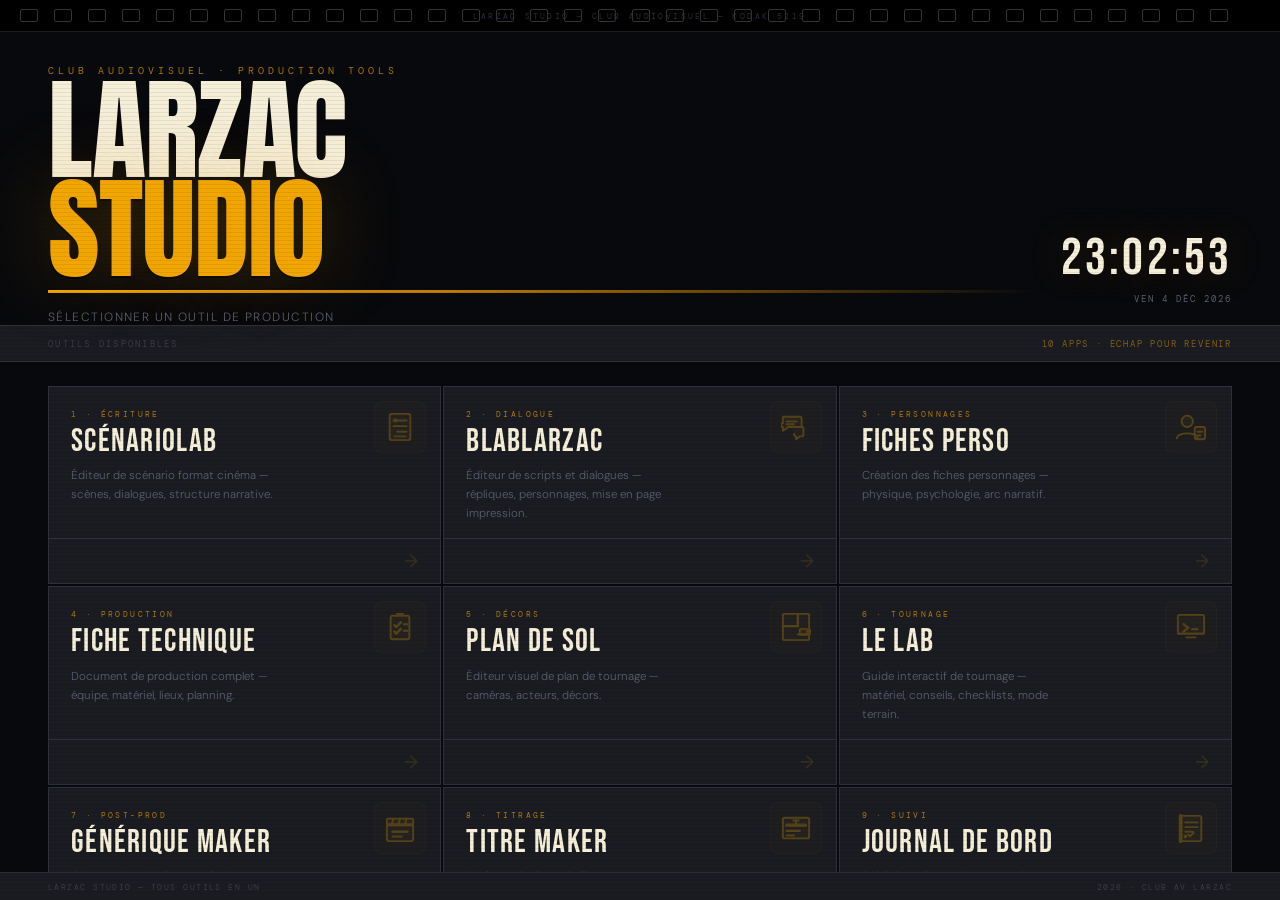
<file: index.html>
<!DOCTYPE html>
<html lang="fr">
<head>
<meta charset="UTF-8">
<meta name="viewport" content="width=device-width, initial-scale=1.0">
<title>Larzac Studio</title>
<link href="https://fonts.googleapis.com/css2?family=Bebas+Neue&family=Anton&family=DM+Mono:wght@300;400;500&family=DM+Sans:ital,wght@0,300;0,400;1,300&display=swap" rel="stylesheet">
<style>
*, *::before, *::after { box-sizing: border-box; margin: 0; padding: 0; }

:root {
  --ink:    #08090c;
  --amber:  #f0a500;
  --amber2: #c07c00;
  --cream:  #f5eed8;
  --smoke:  #1a1c22;
  --ash:    #2e313b;
  --muted:  #5c6070;
  --dim:    #3a3d48;
}

html, body { height: 100%; overflow: hidden; }

body {
  font-family: 'DM Sans', sans-serif;
  background: var(--ink);
  color: var(--cream);
  display: flex;
  flex-direction: column;
}

body::after {
  content: '';
  position: fixed; inset: 0;
  background: repeating-linear-gradient(
    0deg, transparent, transparent 3px,
    rgba(0,0,0,.06) 3px, rgba(0,0,0,.06) 4px
  );
  pointer-events: none;
  z-index: 9999;
}

/* FILMSTRIP */
#filmstrip {
  flex-shrink: 0;
  height: 32px;
  background: #000;
  border-bottom: 1px solid #1a1c22;
  display: flex;
  align-items: center;
  padding: 0 12px;
  overflow: hidden;
  position: relative;
}

.perf-track { display: flex; align-items: center; flex: 1; }

.perf {
  width: 18px; height: 13px;
  border-radius: 2px;
  border: 1px solid #333;
  flex-shrink: 0;
  margin: 0 8px;
}

.strip-label {
  font-family: 'DM Mono', monospace;
  font-size: 8px;
  letter-spacing: .3em;
  text-transform: uppercase;
  color: #2a2d36;
  position: absolute;
  left: 50%;
  transform: translateX(-50%);
  white-space: nowrap;
}

/* HERO */
#hero {
  flex-shrink: 0;
  padding: 32px 48px 0;
  display: grid;
  grid-template-columns: 1fr auto;
  align-items: end;
  gap: 24px;
  border-bottom: 1px solid var(--ash);
}

.hero-left { display: flex; flex-direction: column; }

.hero-eyebrow {
  font-family: 'DM Mono', monospace;
  font-size: 10px;
  letter-spacing: .4em;
  text-transform: uppercase;
  color: var(--amber);
  opacity: .7;
  margin-bottom: 4px;
}

.hero-title {
  font-family: 'Anton', sans-serif;
  font-size: clamp(64px, 10vw, 112px);
  line-height: .88;
  letter-spacing: -.01em;
  color: var(--cream);
  user-select: none;
}

.hero-title .studio {
  display: block;
  color: var(--amber);
  text-shadow: 0 0 80px rgba(240,165,0,.25), 0 2px 0 rgba(0,0,0,.8);
}

.hero-title .larzac { display: block; }

.hero-divider {
  height: 3px;
  background: linear-gradient(90deg, var(--amber) 0%, var(--amber2) 40%, transparent 100%);
  margin: 12px 0 16px;
}

.hero-desc {
  font-size: 12px;
  letter-spacing: .12em;
  text-transform: uppercase;
  color: var(--muted);
  font-weight: 300;
}

.hero-right {
  display: flex;
  flex-direction: column;
  align-items: flex-end;
  gap: 8px;
  padding-bottom: 20px;
}

.hero-clock {
  font-family: 'Bebas Neue', sans-serif;
  font-size: 52px;
  letter-spacing: .06em;
  color: var(--cream);
  line-height: 1;
  text-shadow: 0 0 40px rgba(240,165,0,.2);
}

.hero-date {
  font-family: 'DM Mono', monospace;
  font-size: 9px;
  letter-spacing: .22em;
  text-transform: uppercase;
  color: var(--muted);
}

/* SEP BAR */
.sep-bar {
  flex-shrink: 0;
  height: 36px;
  padding: 0 48px;
  display: flex;
  align-items: center;
  justify-content: space-between;
  background: var(--smoke);
  border-bottom: 1px solid var(--ash);
}

.sep-label {
  font-family: 'DM Mono', monospace;
  font-size: 9px;
  letter-spacing: .25em;
  text-transform: uppercase;
  color: var(--dim);
}

.sep-count {
  font-family: 'DM Mono', monospace;
  font-size: 9px;
  letter-spacing: .2em;
  text-transform: uppercase;
  color: var(--amber);
  opacity: .5;
}

/* GRID */
#grid-scroll {
  flex: 1;
  overflow-y: auto;
  padding: 24px 48px 32px;
  scrollbar-width: thin;
  scrollbar-color: var(--ash) transparent;
}

#grid-scroll::-webkit-scrollbar { width: 3px; }
#grid-scroll::-webkit-scrollbar-thumb { background: var(--ash); }

.apps-grid {
  display: grid;
  grid-template-columns: repeat(3, 1fr);
  gap: 2px;
}

/* CARD */
.app-card {
  position: relative;
  background: var(--smoke);
  border: 1px solid var(--ash);
  cursor: pointer;
  overflow: hidden;
  min-height: 178px;
  display: flex;
  flex-direction: column;
  transition: background .2s;
}

.app-card::before {
  content: '';
  position: absolute;
  top: 0; left: 0; right: 0;
  height: 2px;
  background: var(--amber);
  transform: scaleX(0);
  transform-origin: left;
  transition: transform .3s ease;
}

.app-card:hover::before { transform: scaleX(1); }
.app-card:hover { background: #1e2028; }

.card-icon {
  position: absolute;
  top: 14px; right: 14px;
  width: 52px; height: 52px;
  padding: 10px;
  color: var(--amber);
  opacity: .28;
  background: rgba(240,165,0,.07);
  border-radius: 8px;
  border: 1px solid rgba(240,165,0,.1);
  transition: opacity .25s, background .25s, border-color .25s;
  pointer-events: none;
}

.app-card:hover .card-icon {
  opacity: .85;
  background: rgba(240,165,0,.12);
  border-color: rgba(240,165,0,.25);
}

.card-body {
  position: relative;
  z-index: 1;
  padding: 22px 22px 14px;
  flex: 1;
  display: flex;
  flex-direction: column;
}

.card-cat {
  font-family: 'DM Mono', monospace;
  font-size: 8px;
  letter-spacing: .3em;
  text-transform: uppercase;
  color: var(--amber);
  margin-bottom: 8px;
  opacity: .7;
  transition: opacity .2s;
}

.app-card:hover .card-cat { opacity: 1; }

.card-name {
  font-family: 'Bebas Neue', sans-serif;
  font-size: 32px;
  letter-spacing: .04em;
  line-height: .95;
  color: var(--cream);
  transition: color .2s;
  margin-bottom: 10px;
}

.app-card:hover .card-name { color: #fff; }

.card-desc {
  font-size: 11.5px;
  line-height: 1.65;
  color: var(--muted);
  font-weight: 300;
  max-width: 26ch;
  flex: 1;
  transition: color .2s;
}

.app-card:hover .card-desc { color: #8a8e9a; }

.card-foot {
  position: relative;
  z-index: 1;
  padding: 10px 22px;
  border-top: 1px solid var(--ash);
  display: flex;
  align-items: center;
  justify-content: space-between;
  transition: border-color .2s;
}

.app-card:hover .card-foot { border-color: var(--dim); }

.card-cta {
  font-family: 'DM Mono', monospace;
  font-size: 9px;
  letter-spacing: .2em;
  text-transform: uppercase;
  color: var(--amber);
  opacity: 0;
  transform: translateX(-6px);
  transition: opacity .25s, transform .25s;
}

.app-card:hover .card-cta { opacity: .8; transform: translateX(0); }

.card-arrow {
  font-size: 18px;
  color: var(--amber);
  opacity: .15;
  transition: opacity .2s, transform .2s;
}

.app-card:hover .card-arrow { opacity: .8; transform: translateX(5px); }

/* OVERLAY */
#overlay {
  display: none;
  position: fixed; inset: 0;
  z-index: 10000;
  flex-direction: column;
  background: #000;
}

#overlay.on { display: flex; }

#overlay-nav {
  flex-shrink: 0;
  height: 40px;
  background: #000;
  border-bottom: 1px solid #1a1c22;
  display: flex;
  align-items: center;
  padding: 0 14px;
  gap: 12px;
}

#back-btn {
  font-family: 'DM Mono', monospace;
  font-size: 10px;
  letter-spacing: .2em;
  text-transform: uppercase;
  color: var(--amber);
  background: none;
  border: 1px solid rgba(240,165,0,.25);
  padding: 5px 16px;
  cursor: pointer;
  transition: all .2s;
  line-height: 1;
}

#back-btn:hover { background: rgba(240,165,0,.06); border-color: var(--amber); }

#overlay-label {
  font-family: 'DM Mono', monospace;
  font-size: 10px;
  letter-spacing: .18em;
  text-transform: uppercase;
  color: var(--muted);
}

#spinner-wrap {
  position: absolute;
  inset: 40px 0 0;
  background: var(--ink);
  display: flex;
  align-items: center;
  justify-content: center;
  flex-direction: column;
  gap: 14px;
  transition: opacity .3s;
}

#spinner-wrap.gone { opacity: 0; pointer-events: none; }

.spinner {
  width: 32px; height: 32px;
  border: 1.5px solid rgba(240,165,0,.15);
  border-top-color: var(--amber);
  border-radius: 50%;
  animation: spin .7s linear infinite;
}

@keyframes spin { to { transform: rotate(360deg); } }

.spinner-txt {
  font-family: 'DM Mono', monospace;
  font-size: 9px;
  letter-spacing: .25em;
  text-transform: uppercase;
  color: var(--muted);
}

#app-frame { flex: 1; border: none; width: 100%; display: block; }

/* ANIMATIONS */
@keyframes up {
  from { opacity: 0; transform: translateY(20px); }
  to   { opacity: 1; transform: translateY(0); }
}

.app-card { animation: up .35s ease both; }
.app-card:nth-child(1) { animation-delay: .04s }
.app-card:nth-child(2) { animation-delay: .08s }
.app-card:nth-child(3) { animation-delay: .12s }
.app-card:nth-child(4) { animation-delay: .16s }
.app-card:nth-child(5) { animation-delay: .20s }
.app-card:nth-child(6) { animation-delay: .24s }
.app-card:nth-child(7) { animation-delay: .28s }
.app-card:nth-child(8) { animation-delay: .32s }
.app-card:nth-child(9) { animation-delay: .36s }
.app-card:nth-child(10) { animation-delay: .40s }

@keyframes heroIn {
  from { opacity: 0; transform: translateY(-10px); }
  to   { opacity: 1; transform: translateY(0); }
}

#hero { animation: heroIn .5s ease both; }

/* FOOTER */
#footer {
  flex-shrink: 0;
  height: 28px;
  padding: 0 48px;
  display: flex;
  align-items: center;
  justify-content: space-between;
  border-top: 1px solid var(--ash);
  background: var(--smoke);
}

.foot-l, .foot-r {
  font-family: 'DM Mono', monospace;
  font-size: 8px;
  letter-spacing: .18em;
  text-transform: uppercase;
  color: var(--dim);
}

/* RESPONSIVE */
@media (max-width: 960px) {
  #hero, #grid-scroll, .sep-bar, #footer { padding-left: 28px; padding-right: 28px; }
  .apps-grid { grid-template-columns: repeat(2, 1fr); }
}

@media (max-width: 640px) {
  #hero { padding: 18px 18px 0; grid-template-columns: 1fr; }
  #grid-scroll { padding: 16px 18px 24px; }
  .sep-bar, #footer { padding: 0 18px; }
  .apps-grid { grid-template-columns: 1fr; }
  .hero-clock { font-size: 36px; }
}
</style>
</head>
<body>

<div id="filmstrip">
  <div class="perf-track" id="perfs"></div>
  <div class="strip-label">LARZAC STUDIO — CLUB AUDIOVISUEL — KODAK 5219</div>
</div>

<div id="hero">
  <div class="hero-left">
    <div class="hero-eyebrow">Club Audiovisuel · Production Tools</div>
    <div class="hero-title">
      <span class="larzac">LARZAC</span>
      <span class="studio">STUDIO</span>
    </div>
    <div class="hero-divider"></div>
    <div class="hero-desc">Sélectionner un outil de production</div>
  </div>
  <div class="hero-right">
    <div class="hero-clock" id="clock">--:--</div>
    <div class="hero-date" id="date-lbl">---</div>
  </div>
</div>

<div class="sep-bar">
  <div class="sep-label">Outils disponibles</div>
  <div class="sep-count" id="count-lbl"></div>
</div>

<div id="grid-scroll">
  <div class="apps-grid" id="grid"></div>
</div>

<div id="footer">
  <div class="foot-l">Larzac Studio — Tous outils en un</div>
  <div class="foot-r" id="foot-r"></div>
</div>

<div id="overlay">
  <div id="overlay-nav">
    <button id="back-btn" onclick="close_()">← Accueil</button>
    <div id="overlay-label"></div>
  </div>
  <div id="spinner-wrap">
    <div class="spinner"></div>
    <div class="spinner-txt">Chargement...</div>
  </div>
  <iframe id="app-frame" src="about:blank" allow="fullscreen; autoplay"></iframe>
</div>

<script>
const APPS = [
  { id:'scenario', file:'scenario.html', cat:'1 · Écriture', name:'SCÉNARIOLAB', desc:'Éditeur de scénario format cinéma — scènes, dialogues, structure narrative.',
    icon:`<svg viewBox="0 0 32 32" fill="none" stroke="currentColor" stroke-width="2" stroke-linecap="round" stroke-linejoin="round"><rect x="5" y="2" width="22" height="28" rx="2" fill="currentColor" fill-opacity=".12"/><line x1="9" y1="9" x2="23" y2="9"/><rect x="9" y="7" width="4" height="4" rx="1" fill="currentColor" stroke="none"/><line x1="9" y1="15" x2="23" y2="15"/><line x1="13" y1="21" x2="23" y2="21"/><rect x="9" y="25" width="14" height="2" rx="1" fill="currentColor" stroke="none"/></svg>`},
  { id:'blablarzac', file:'blablarzac.html', cat:'2 · Dialogue', name:'BLABLARZAC', desc:'Éditeur de scripts et dialogues — répliques, personnages, mise en page impression.',
    icon:`<svg viewBox="0 0 32 32" fill="none" stroke="currentColor" stroke-width="2" stroke-linecap="round" stroke-linejoin="round"><path d="M2 5h18a2 2 0 0 1 2 2v7a2 2 0 0 1-2 2H8l-6 4v-4a2 2 0 0 1 0-4V5z" fill="currentColor" fill-opacity=".15"/><line x1="6" y1="10" x2="17" y2="10"/><line x1="6" y1="13" x2="14" y2="13"/><path d="M12 16h10a2 2 0 0 1 2 2v6a2 2 0 0 1-2 2h-2l-4 3v-3a2 2 0 0 1-2-2v-1" fill="currentColor" fill-opacity=".1"/></svg>`},
  { id:'perso', file:'perso.html', cat:'3 · Personnages', name:'FICHES PERSO', desc:'Création des fiches personnages — physique, psychologie, arc narratif.',
    icon:`<svg viewBox="0 0 32 32" fill="none" stroke="currentColor" stroke-width="2" stroke-linecap="round" stroke-linejoin="round"><circle cx="12" cy="10" r="6" fill="currentColor" fill-opacity=".15"/><path d="M1 28c0-7 22-7 22 0"/><rect x="20" y="16" width="11" height="13" rx="2" fill="currentColor" fill-opacity=".12"/><line x1="23" y1="21" x2="28" y2="21"/><line x1="23" y1="25" x2="26" y2="25"/></svg>`},
  { id:'fiche', file:'fichetechnique.html', cat:'4 · Production', name:'FICHE TECHNIQUE', desc:'Document de production complet — équipe, matériel, lieux, planning.',
    icon:`<svg viewBox="0 0 32 32" fill="none" stroke="currentColor" stroke-width="2" stroke-linecap="round" stroke-linejoin="round"><rect x="6" y="4" width="20" height="25" rx="2" fill="currentColor" fill-opacity=".12"/><path d="M13 4V2h6v2"/><polyline points="10,14 12,16 17,11" stroke-width="2.5"/><line x1="20" y1="13" x2="24" y2="13"/><polyline points="10,21 12,23 17,18" stroke-width="2.5"/><line x1="20" y1="20" x2="24" y2="20"/></svg>`},
  { id:'plansol', file:'plansol.html', cat:'5 · Décors', name:'PLAN DE SOL', desc:'Éditeur visuel de plan de tournage — caméras, acteurs, décors.',
    icon:`<svg viewBox="0 0 32 32" fill="none" stroke="currentColor" stroke-width="2" stroke-linecap="round" stroke-linejoin="round"><rect x="2" y="2" width="28" height="28" rx="1" fill="currentColor" fill-opacity=".08"/><line x1="2" y1="15" x2="18" y2="15" stroke-width="2.5"/><line x1="18" y1="2" x2="18" y2="15" stroke-width="2.5"/><line x1="18" y1="24" x2="30" y2="24"/><rect x="20" y="18" width="8" height="6" rx="1" fill="currentColor" fill-opacity=".2"/><polygon points="28,21 32,18 32,24" fill="currentColor" stroke="none"/></svg>`},
  { id:'lab', file:'lelab.html', cat:'6 · Tournage', name:'LE LAB', desc:'Guide interactif de tournage — matériel, conseils, checklists, mode terrain.',
    icon:`<svg viewBox="0 0 32 32" fill="none" stroke="currentColor" stroke-width="2" stroke-linecap="round" stroke-linejoin="round"><rect x="2" y="3" width="28" height="20" rx="2" fill="currentColor" fill-opacity=".12"/><line x1="11" y1="27" x2="21" y2="27"/><line x1="2" y1="23" x2="30" y2="23"/><path d="M8 13l5 4-5 4" stroke-width="2.5"/><rect x="16" y="17" width="8" height="2.5" rx="1" fill="currentColor" stroke="none"/></svg>`},
  { id:'generique', file:'genericmaker.html', cat:'7 · Post-prod', name:'GÉNÉRIQUE MAKER', desc:'Créateur de génériques animés — typographies cinéma, templates, export.',
    icon:`<svg viewBox="0 0 32 32" fill="none" stroke="currentColor" stroke-width="2" stroke-linecap="round" stroke-linejoin="round"><rect x="2" y="12" width="28" height="18" rx="2" fill="currentColor" fill-opacity=".12"/><rect x="2" y="6" width="28" height="7" rx="1" fill="currentColor" fill-opacity=".2"/><line x1="9" y1="6" x2="7" y2="13"/><line x1="16" y1="6" x2="14" y2="13"/><line x1="23" y1="6" x2="21" y2="13"/><line x1="8" y1="20" x2="24" y2="20" stroke-width="2.5"/><line x1="8" y1="25" x2="18" y2="25"/></svg>`},
  { id:'titremaker', file:'titremaker.html', cat:'8 · Titrage', name:'TITRE MAKER', desc:'Designer de titres de films — typographies, animations, effets cinéma, export PNG.',
    icon:`<svg viewBox="0 0 32 32" fill="none" stroke="currentColor" stroke-width="2" stroke-linecap="round" stroke-linejoin="round"><rect x="2" y="5" width="28" height="22" rx="2" fill="currentColor" fill-opacity=".12"/><line x1="6" y1="13" x2="26" y2="13" stroke-width="3.5"/><line x1="6" y1="19" x2="20" y2="19" stroke-width="2.5"/><line x1="6" y1="24" x2="14" y2="24"/><line x1="16" y1="8" x2="16" y2="11" stroke-width="2"/><line x1="13" y1="8" x2="19" y2="8" stroke-width="2"/></svg>`},
  { id:'journal', file:'journal.html', cat:'9 · Suivi', name:'JOURNAL DE BORD', desc:'Suivi de projet — séances, tâches kanban, décisions, équipe, bilan de production.',
    icon:`<svg viewBox="0 0 32 32" fill="none" stroke="currentColor" stroke-width="2" stroke-linecap="round" stroke-linejoin="round"><rect x="5" y="3" width="22" height="27" rx="2" fill="currentColor" fill-opacity=".12"/><line x1="5" y1="3" x2="5" y2="30" stroke-width="4" stroke-linecap="round"/><line x1="10" y1="10" x2="23" y2="10"/><line x1="10" y1="15" x2="23" y2="15"/><line x1="10" y1="20" x2="18" y2="20"/><circle cx="10" cy="25" r="2" fill="currentColor" stroke="none"/><polyline points="13,23 15,25 19,21" stroke-width="2" stroke-linecap="round" stroke-linejoin="round"/></svg>`},
  { id:'clap', file:'clap/index.html', cat:'10 · Tournage', name:'CLAP', desc:'Clap numérique de tournage — scène, plan, prise, compteur.',
    icon:`<svg viewBox="0 0 32 32" fill="none" stroke="currentColor" stroke-width="2" stroke-linecap="round" stroke-linejoin="round"><rect x="3" y="13" width="26" height="16" rx="2" fill="currentColor" fill-opacity=".12"/><path d="M3 13l-1-6 26-4 1 6z" fill="currentColor" fill-opacity=".2"/><line x1="9" y1="12" x2="8" y2="6"/><line x1="16" y1="11" x2="15" y2="5"/><line x1="23" y1="10" x2="22" y2="4"/><line x1="8" y1="20" x2="24" y2="20"/><line x1="8" y1="25" x2="16" y2="25"/></svg>`},
];

(function() {
  const track = document.getElementById('perfs');
  const n = Math.floor((window.innerWidth - 24) / 34);
  for (let i = 0; i < n; i++) {
    const d = document.createElement('div');
    d.className = 'perf';
    track.appendChild(d);
  }
})();

function tick() {
  const n = new Date(), p = x => String(x).padStart(2,'0');
  document.getElementById('clock').textContent = p(n.getHours())+':'+p(n.getMinutes())+':'+p(n.getSeconds());
  const J = ['Dim','Lun','Mar','Mer','Jeu','Ven','Sam'];
  const M = ['Jan','Fév','Mar','Avr','Mai','Juin','Juil','Aoû','Sep','Oct','Nov','Déc'];
  document.getElementById('date-lbl').textContent = J[n.getDay()]+' '+n.getDate()+' '+M[n.getMonth()]+' '+n.getFullYear();
}
tick(); setInterval(tick, 1000);

const grid = document.getElementById('grid');
APPS.forEach((app, i) => {
  const card = document.createElement('div');
  card.className = 'app-card';
  card.innerHTML = `
    <div class="card-icon">${app.icon}</div>
    <div class="card-body">
      <div class="card-cat">${app.cat}</div>
      <div class="card-name">${app.name}</div>
      <div class="card-desc">${app.desc}</div>
    </div>
    <div class="card-foot">
      <div class="card-cta">Ouvrir</div>
      <div class="card-arrow">→</div>
    </div>
  `;
  card.addEventListener('click', () => open_(app));
  grid.appendChild(card);
});

document.getElementById('count-lbl').textContent = APPS.length + ' apps · Echap pour revenir';
document.getElementById('foot-r').textContent = new Date().getFullYear() + ' · Club AV Larzac';

const overlay = document.getElementById('overlay');
const frame   = document.getElementById('app-frame');
const spinner = document.getElementById('spinner-wrap');
const label   = document.getElementById('overlay-label');

function open_(app) {
  overlay.classList.add('on');
  label.textContent = app.cat + '  ·  ' + app.name;
  spinner.classList.remove('gone');
  frame.src = 'about:blank';
  requestAnimationFrame(() => {
    frame.src = app.file;
    frame.onload = () => spinner.classList.add('gone');
  });
  history.replaceState(null,'','#'+app.id);
}

function close_() {
  overlay.classList.remove('on');
  frame.src = 'about:blank';
  spinner.classList.add('gone');
  history.replaceState(null,'',location.pathname);
}

document.addEventListener('keydown', e => {
  if (e.key === 'Escape' && overlay.classList.contains('on')) close_();
});

window.addEventListener('load', () => {
  const h = location.hash.slice(1);
  if (h) { const a = APPS.find(x => x.id === h); if (a) open_(a); }
});
</script>
</body>
</html>
</file>
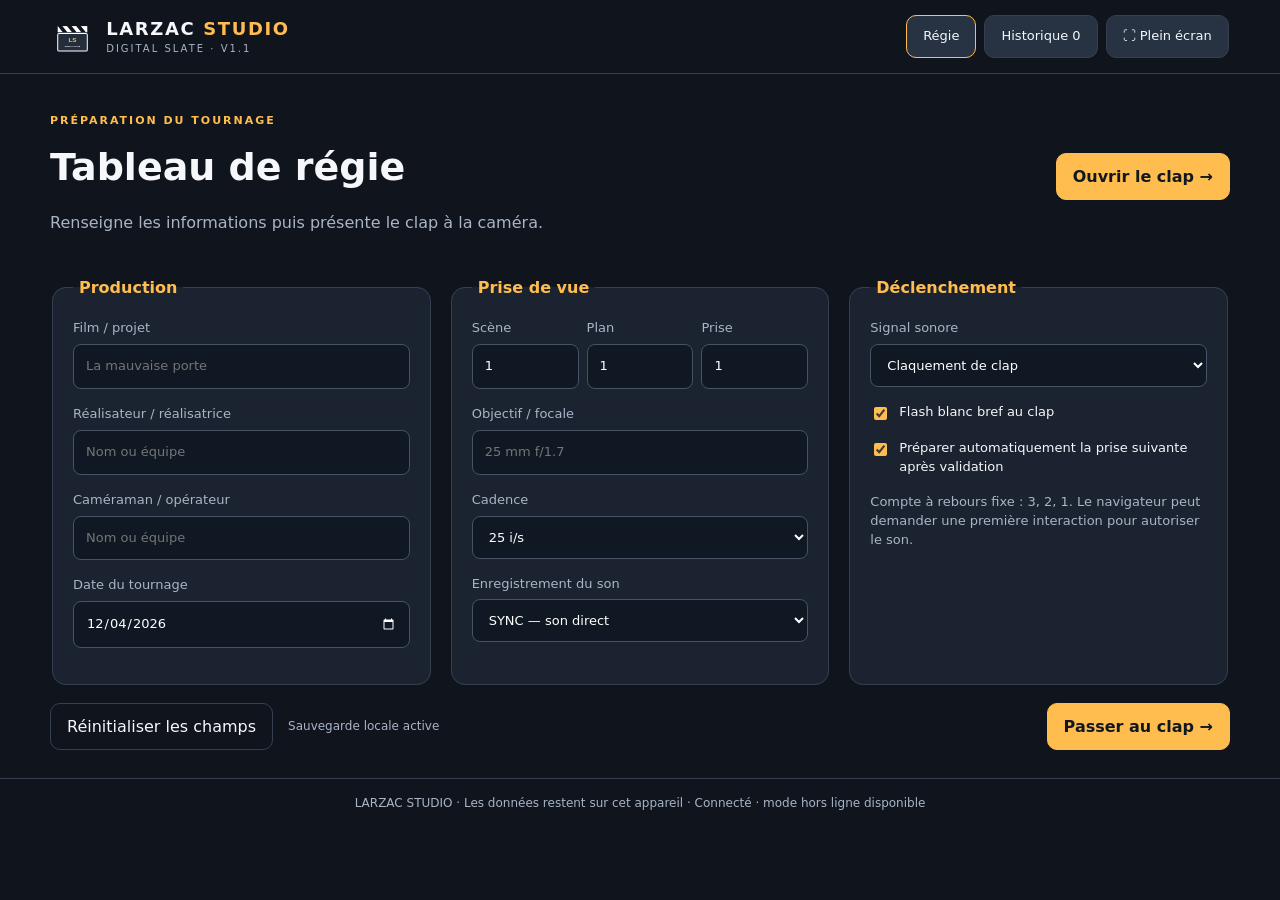
<file: clap/index.html>
<!doctype html>
<html lang="fr"><head><meta charset="utf-8"><meta name="viewport" content="width=device-width,initial-scale=1,viewport-fit=cover"><meta name="theme-color" content="#10141c"><meta name="description" content="Clap numérique hors ligne pour Larzac Studio"><link rel="manifest" href="manifest.webmanifest"><link rel="icon" href="assets/icon.svg" type="image/svg+xml"><link rel="stylesheet" href="style.css"><title>Larzac Digital Slate</title></head>
<body><header class="top"><div class="brand"><img src="assets/icon.svg" alt=""><div><strong>LARZAC <span>STUDIO</span></strong><small>DIGITAL SLATE · V1.1</small></div></div><nav><button id="navRegie" class="active" type="button">Régie</button><button id="navHistory" type="button">Historique <span id="historyCount">0</span></button><button id="fullscreen" type="button">⛶ Plein écran</button></nav></header>
<main><section id="regie" class="page"><div class="intro"><div><p class="eyebrow">PRÉPARATION DU TOURNAGE</p><h1>Tableau de régie</h1><p>Renseigne les informations puis présente le clap à la caméra.</p></div><button class="primary" id="openSlate" type="button">Ouvrir le clap →</button></div><form id="slateForm" autocomplete="off"><div class="formgrid"><fieldset><legend>Production</legend><label>Film / projet<input name="project" maxlength="100" placeholder="La mauvaise porte" required></label><label>Réalisateur / réalisatrice<input name="director" maxlength="80" placeholder="Nom ou équipe"></label><label>Caméraman / opérateur<input name="operator" maxlength="80" placeholder="Nom ou équipe"></label><label>Date du tournage<input name="date" type="date" required></label></fieldset><fieldset><legend>Prise de vue</legend><div class="triple"><label>Scène<input name="scene" maxlength="12" value="1"></label><label>Plan<input name="shot" maxlength="12" value="1"></label><label>Prise<input name="take" type="number" min="1" max="9999" value="1"></label></div><label>Objectif / focale<input name="lens" maxlength="45" placeholder="25 mm f/1.7"></label><label>Cadence<select name="fps"><option value="24">24 i/s</option><option value="25" selected>25 i/s</option><option value="30">30 i/s</option><option value="50">50 i/s</option><option value="60">60 i/s</option></select></label><label>Enregistrement du son<select name="sound"><option value="SYNC">SYNC — son direct</option><option value="MOS">MOS — sans son direct</option></select></label></fieldset><fieldset><legend>Déclenchement</legend><label>Signal sonore<select name="tone"><option value="clap">Claquement de clap</option><option value="beep">Bip électronique</option></select></label><label class="check"><input name="flash" type="checkbox" checked> Flash blanc bref au clap</label><label class="check"><input name="autoIncrement" type="checkbox" checked> Préparer automatiquement la prise suivante après validation</label><p class="hint">Compte à rebours fixe : 3, 2, 1. Le navigateur peut demander une première interaction pour autoriser le son.</p></fieldset></div></form><div class="actions"><button id="resetFields" class="ghost" type="button">Réinitialiser les champs</button><span id="saveStatus" role="status">Sauvegarde locale active</span><button id="openSlateBottom" class="primary" type="button">Passer au clap →</button></div></section>
<section id="slatePage" class="page hidden" aria-label="Clap numérique"><div class="slateToolbar"><button id="backRegie" type="button">← Régie</button><span>MODE CLAP · PAYSAGE RECOMMANDÉ</span><button id="slateFullscreen" type="button">⛶ Plein écran</button></div><div class="slate" id="slate"><div class="stripes" aria-hidden="true"></div><div class="slateHead"><span class="slateBrand">LARZAC <b>STUDIO</b></span><span class="slateTitle">DIGITAL SLATE</span><span id="slateSound">SYNC</span></div><div class="timecode" id="clock" aria-label="Horloge">00:00:00:00</div><div class="slateProject" id="vProject">PROJET SANS TITRE</div><div class="bigNumbers"><div><small>SCÈNE</small><strong id="vScene">1</strong></div><div><small>PLAN</small><strong id="vShot">1</strong></div><div><small>PRISE</small><strong id="vTake">1</strong></div></div><div class="slateMeta"><div><small>RÉALISATION</small><b id="vDirector">—</b></div><div><small>CAMÉRA</small><b id="vOperator">—</b></div><div><small>FOCALE</small><b id="vLens">—</b></div><div><small>CADENCE</small><b id="vFps">25 i/s</b></div><div><small>DATE</small><b id="vDate">—</b></div></div><div id="countdown" class="countdown hidden" aria-live="assertive">3</div><div id="flashOverlay" class="flash hidden" aria-hidden="true"></div></div><div class="slateControls"><button id="trigger" class="primary huge" type="button">🎬 CLAP !</button><button id="nextTake" class="secondary" type="button" disabled>Valider et préparer la suite →</button><span id="clapStatus" role="status">Prêt pour la prise</span></div><p class="slateHint">Présente l'écran à la caméra. Le son et le flash sont des repères de synchronisation, sans garantie de précision à l'image près.</p></section>
<section id="historyPage" class="page hidden"><div class="intro"><div><p class="eyebrow">JOURNAL DE TOURNAGE</p><h1>Historique des prises</h1><p>Évalue chaque prise, puis exporte le journal au format CSV.</p></div><div class="historyActions"><button id="exportCsv" class="primary" type="button">↓ Exporter CSV</button><button id="clearHistory" class="danger" type="button">Effacer l'historique</button></div></div><div id="historyEmpty" class="empty">Aucune prise enregistrée pour le moment.</div><div class="tableWrap"><table id="historyTable" class="hidden"><thead><tr><th>Heure</th><th>Projet</th><th>Scène</th><th>Plan</th><th>Prise</th><th>Statut</th><th>Action</th></tr></thead><tbody id="historyBody"></tbody></table></div></section></main><footer>LARZAC STUDIO · Les données restent sur cet appareil · <span id="offlineState">Application locale</span></footer><script src="app.js" defer></script></body></html>
</file>
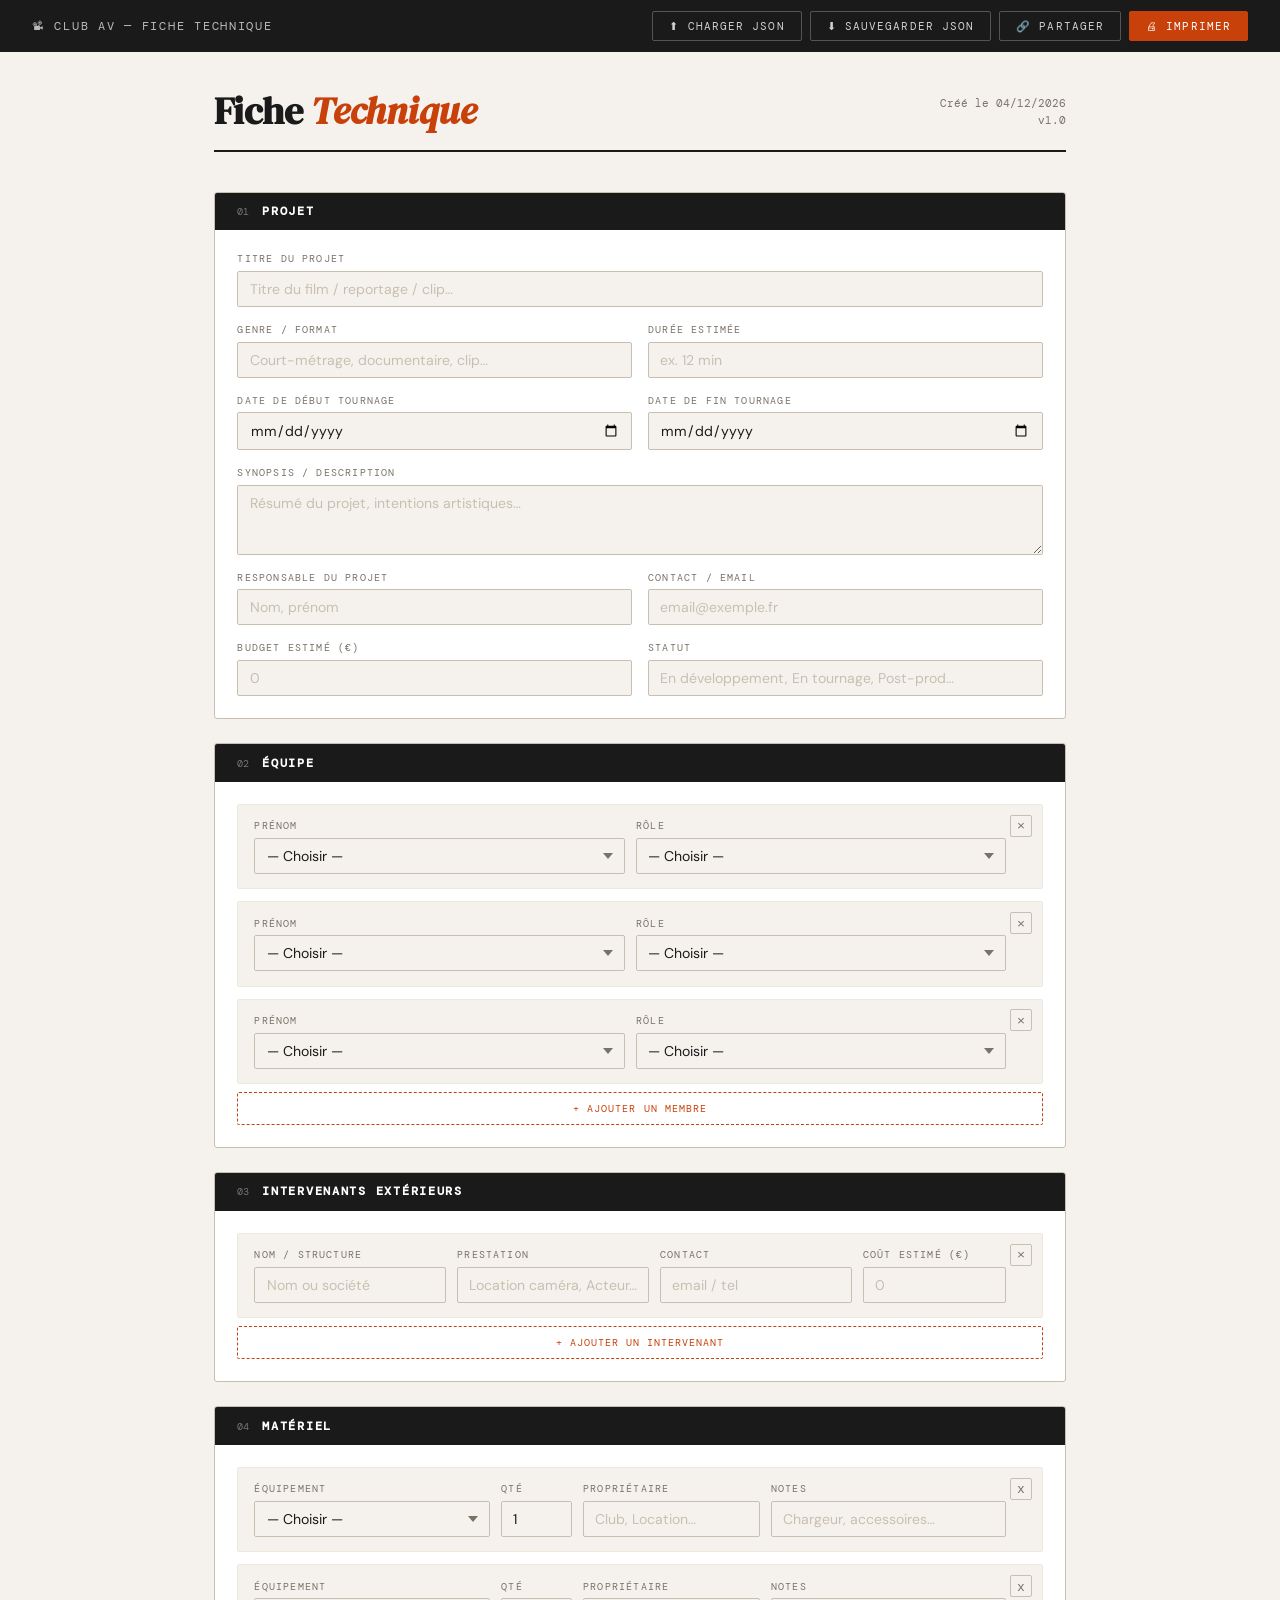
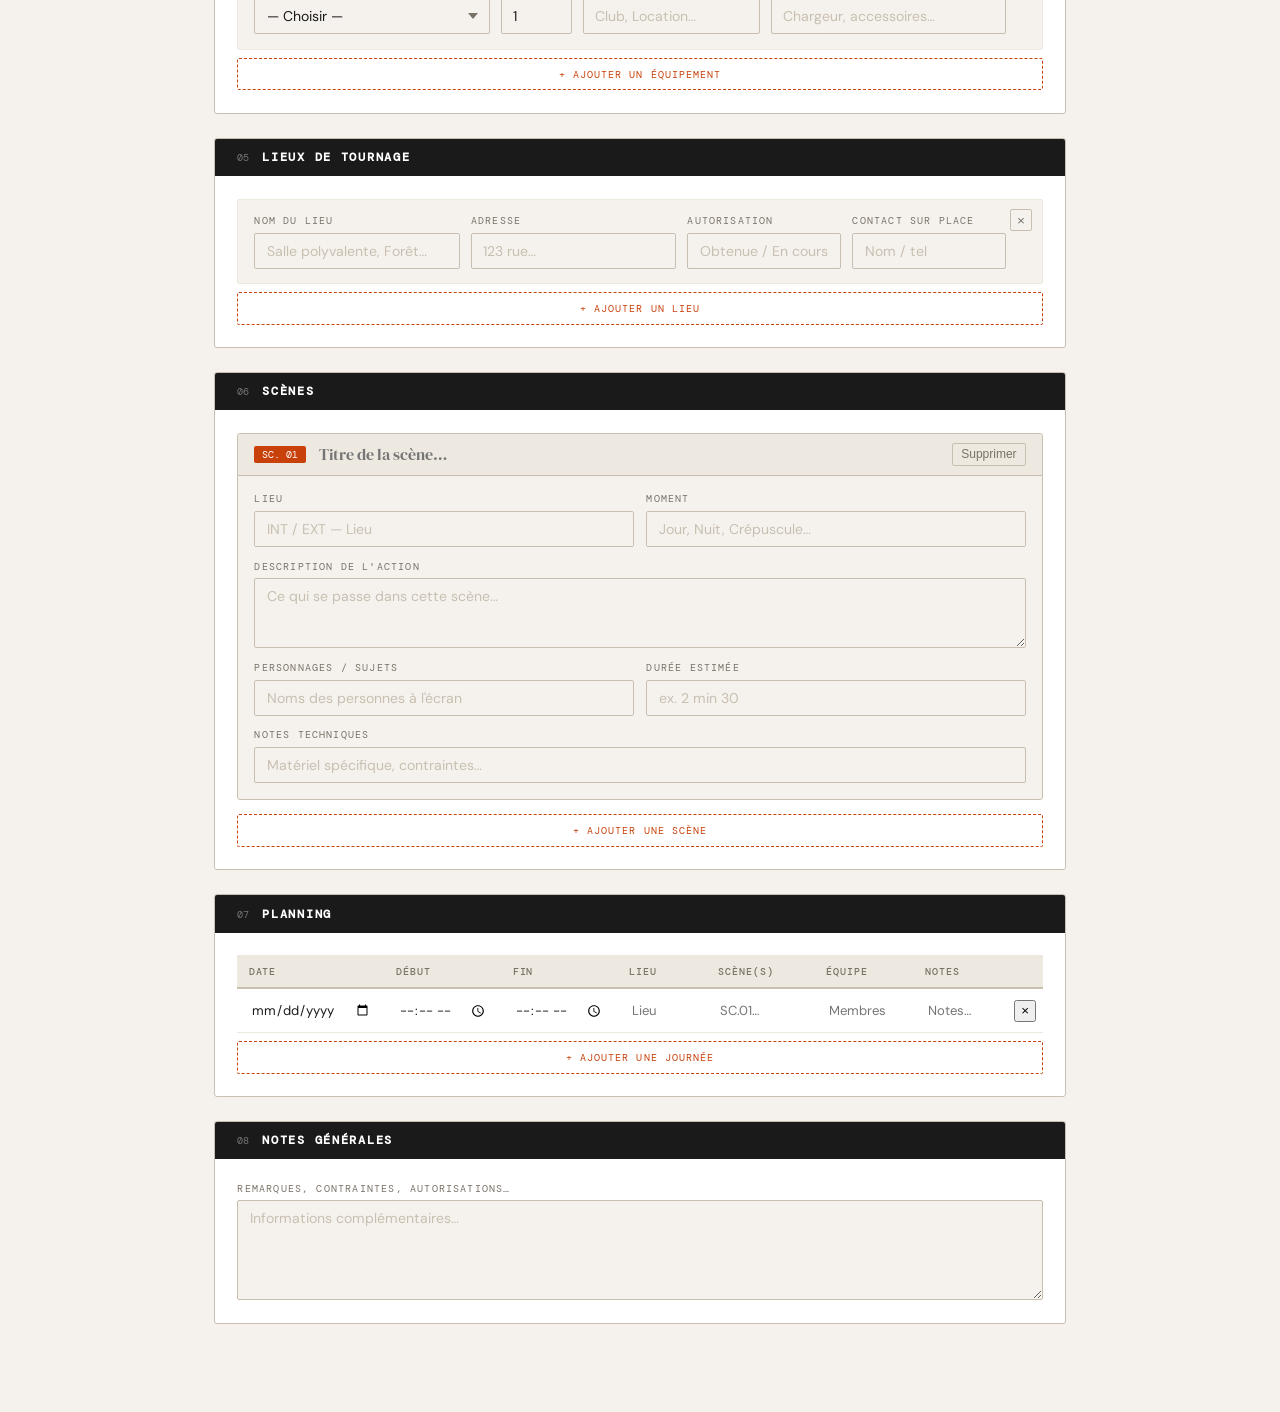
<file: fiche technique.html>
<!DOCTYPE html>
<html lang="fr">
<head>
<meta charset="UTF-8">
<meta name="viewport" content="width=device-width, initial-scale=1.0">
<title>Fiche Technique — Club Audiovisuel</title>
<link href="https://fonts.googleapis.com/css2?family=DM+Serif+Display:ital@0;1&family=DM+Mono:wght@300;400;500&family=DM+Sans:wght@300;400;500;600&display=swap" rel="stylesheet">
<style>
  :root { --ink:#1a1a1a;--paper:#f5f2ee;--cream:#ede8e0;--accent:#c8410a;--accent-light:#f0ddd4;--rule:#c8bfb0;--muted:#7a7267;--white:#ffffff; }
  *{box-sizing:border-box;margin:0;padding:0;}
  body{font-family:'DM Sans',sans-serif;background:var(--paper);color:var(--ink);min-height:100vh;}
  #topbar{background:var(--ink);color:var(--white);padding:0 2rem;display:flex;align-items:center;justify-content:space-between;height:52px;position:sticky;top:0;z-index:100;gap:1rem;}
  #topbar .brand{font-family:'DM Mono',monospace;font-size:0.72rem;letter-spacing:0.15em;text-transform:uppercase;opacity:0.7;white-space:nowrap;}
  #topbar .actions{display:flex;gap:0.5rem;flex-wrap:wrap;}
  .btn{font-family:'DM Mono',monospace;font-size:0.68rem;letter-spacing:0.1em;text-transform:uppercase;padding:0.45rem 1rem;border:1px solid transparent;cursor:pointer;border-radius:2px;transition:all 0.15s;white-space:nowrap;}
  .btn-ghost{background:transparent;border-color:rgba(255,255,255,0.25);color:rgba(255,255,255,0.8);}
  .btn-ghost:hover{border-color:white;color:white;}
  .btn-accent{background:var(--accent);border-color:var(--accent);color:white;}
  .btn-accent:hover{background:#a83508;}
  #app{max-width:900px;margin:0 auto;padding:2.5rem 1.5rem 4rem;}
  .page-header{border-bottom:2px solid var(--ink);padding-bottom:1.2rem;margin-bottom:2.5rem;display:flex;align-items:flex-end;justify-content:space-between;gap:1rem;}
  .page-header h1{font-family:'DM Serif Display',serif;font-size:2.4rem;line-height:1;}
  .page-header h1 em{color:var(--accent);font-style:italic;}
  .doc-id{font-family:'DM Mono',monospace;font-size:0.7rem;color:var(--muted);text-align:right;line-height:1.6;}
  .section{background:#fff;border:1px solid var(--rule);border-radius:3px;margin-bottom:1.5rem;overflow:hidden;}
  .section-header{background:var(--ink);padding:0.7rem 1.4rem;display:flex;align-items:center;gap:0.8rem;}
  .section-header h2{font-family:'DM Mono',monospace;font-size:0.72rem;letter-spacing:0.15em;text-transform:uppercase;color:white;flex:1;}
  .section-num{font-family:'DM Mono',monospace;font-size:0.65rem;color:rgba(255,255,255,0.4);}
  .section-body{padding:1.4rem;}
  .grid-2{display:grid;grid-template-columns:1fr 1fr;gap:1rem;}
  .col-span-2{grid-column:span 2;}
  .field{display:flex;flex-direction:column;gap:0.35rem;}
  .field label{font-family:'DM Mono',monospace;font-size:0.62rem;letter-spacing:0.12em;text-transform:uppercase;color:var(--muted);}
  .field input,.field textarea,.field select{font-family:'DM Sans',sans-serif;font-size:0.88rem;color:var(--ink);background:var(--paper);border:1px solid var(--rule);border-radius:2px;padding:0.5rem 0.7rem;width:100%;transition:border-color 0.15s;outline:none;}
  .field select{appearance:none;background-image:url("data:image/svg+xml,%3Csvg xmlns='http://www.w3.org/2000/svg' width='10' height='6' viewBox='0 0 10 6'%3E%3Cpath d='M0 0l5 6 5-6z' fill='%237a7267'/%3E%3C/svg%3E");background-repeat:no-repeat;background-position:right 0.7rem center;padding-right:2rem;cursor:pointer;}
  .field input:focus,.field textarea:focus,.field select:focus{border-color:var(--accent);background:white;}
  .field input::placeholder,.field textarea::placeholder{color:var(--rule);}
  .field textarea{min-height:70px;resize:vertical;}
  .nom-custom{display:none;margin-top:0.4rem;}
  .nom-custom.visible{display:block;}
  .repeat-list{display:flex;flex-direction:column;gap:0.75rem;}
  .repeat-row{display:grid;gap:0.7rem;align-items:end;background:var(--paper);border:1px solid var(--cream);border-radius:2px;padding:0.9rem 2.2rem 0.9rem 1rem;position:relative;}
  .repeat-row .del-btn{position:absolute;top:0.6rem;right:0.6rem;width:22px;height:22px;background:none;border:1px solid var(--rule);border-radius:2px;color:var(--muted);cursor:pointer;font-size:0.85rem;display:flex;align-items:center;justify-content:center;transition:all 0.15s;}
  .repeat-row .del-btn:hover{background:var(--accent);border-color:var(--accent);color:white;}
  .add-row-btn{display:flex;align-items:center;gap:0.5rem;font-family:'DM Mono',monospace;font-size:0.65rem;letter-spacing:0.1em;text-transform:uppercase;color:var(--accent);background:none;border:1px dashed var(--accent);border-radius:2px;padding:0.55rem 1rem;cursor:pointer;margin-top:0.5rem;width:100%;justify-content:center;transition:all 0.15s;}
  .add-row-btn:hover{background:var(--accent-light);}
  .scene-card{border:1px solid var(--rule);border-radius:3px;margin-bottom:0.9rem;overflow:hidden;background:var(--paper);}
  .scene-card-header{background:var(--cream);padding:0.6rem 1rem;display:flex;align-items:center;gap:0.8rem;border-bottom:1px solid var(--rule);}
  .scene-num-badge{font-family:'DM Mono',monospace;font-size:0.65rem;background:var(--accent);color:white;padding:0.15rem 0.5rem;border-radius:2px;white-space:nowrap;}
  .scene-card-header input{flex:1;font-family:'DM Serif Display',serif;font-size:1rem;border:none;background:transparent;color:var(--ink);outline:none;}
  .scene-del{background:none;border:1px solid var(--rule);border-radius:2px;color:var(--muted);cursor:pointer;font-size:0.75rem;padding:0.2rem 0.5rem;transition:all 0.15s;white-space:nowrap;}
  .scene-del:hover{background:var(--accent);border-color:var(--accent);color:white;}
  .scene-card-body{padding:1rem;display:grid;grid-template-columns:1fr 1fr;gap:0.8rem;}
  .planning-table{width:100%;border-collapse:collapse;font-size:0.82rem;}
  .planning-table thead tr{background:var(--cream);border-bottom:2px solid var(--rule);}
  .planning-table thead th{font-family:'DM Mono',monospace;font-size:0.6rem;letter-spacing:0.1em;text-transform:uppercase;color:var(--muted);padding:0.6rem 0.7rem;text-align:left;font-weight:500;}
  .planning-table tbody tr{border-bottom:1px solid var(--cream);}
  .planning-table tbody tr:hover{background:#faf9f7;}
  .planning-table td{padding:0.35rem 0.4rem;vertical-align:middle;}
  .planning-table input{font-family:'DM Sans',sans-serif;font-size:0.82rem;color:var(--ink);background:transparent;border:1px solid transparent;border-radius:2px;padding:0.3rem 0.4rem;width:100%;outline:none;transition:all 0.15s;}
  .planning-table input:focus{background:white;border-color:var(--accent);}
  .planning-table td:last-child{width:30px;}
  #toast{position:fixed;bottom:1.5rem;right:1.5rem;background:var(--ink);color:white;font-family:'DM Mono',monospace;font-size:0.7rem;letter-spacing:0.08em;padding:0.6rem 1.2rem;border-radius:2px;opacity:0;pointer-events:none;transition:opacity 0.3s;z-index:999;}
  #toast.show{opacity:1;}
  @media print{#topbar{display:none!important;}body{background:white;}#app{padding:1rem;max-width:100%;}.del-btn,.add-row-btn,.scene-del{display:none!important;}.section{break-inside:avoid;}}
  @media(max-width:640px){.grid-2{grid-template-columns:1fr;}.col-span-2{grid-column:1;}.scene-card-body{grid-template-columns:1fr;}.page-header{flex-direction:column;align-items:flex-start;}#topbar{height:auto;padding:0.5rem 1rem;flex-direction:column;align-items:flex-start;}}
</style>
</head>
<body>
<div id="topbar">
  <span class="brand">📽 Club AV — Fiche Technique</span>
  <div class="actions">
    <button class="btn btn-ghost" onclick="loadJSON()">⬆ Charger JSON</button>
    <button class="btn btn-ghost" onclick="saveJSON()">⬇ Sauvegarder JSON</button>
    <button class="btn btn-ghost" onclick="shareLink()">🔗 Partager</button>
    <button class="btn btn-accent" onclick="window.print()">🖨 Imprimer</button>
  </div>
</div>
<input type="file" id="file-input" accept=".json" style="display:none" onchange="onFileLoad(event)">
<div id="toast"></div>
<div id="app">
  <div class="page-header">
    <h1>Fiche <em>Technique</em></h1>
    <div class="doc-id" id="doc-meta"></div>
  </div>
  <div class="section">
    <div class="section-header"><span class="section-num">01</span><h2>Projet</h2></div>
    <div class="section-body">
      <div class="grid-2">
        <div class="field col-span-2"><label>Titre du projet</label><input type="text" id="proj_titre" placeholder="Titre du film / reportage / clip…"></div>
        <div class="field"><label>Genre / Format</label><input type="text" id="proj_genre" placeholder="Court-métrage, documentaire, clip…"></div>
        <div class="field"><label>Durée estimée</label><input type="text" id="proj_duree" placeholder="ex. 12 min"></div>
        <div class="field"><label>Date de début tournage</label><input type="date" id="proj_date_debut"></div>
        <div class="field"><label>Date de fin tournage</label><input type="date" id="proj_date_fin"></div>
        <div class="field col-span-2"><label>Synopsis / Description</label><textarea id="proj_synopsis" placeholder="Résumé du projet, intentions artistiques…"></textarea></div>
        <div class="field"><label>Responsable du projet</label><input type="text" id="proj_responsable" placeholder="Nom, prénom"></div>
        <div class="field"><label>Contact / Email</label><input type="text" id="proj_contact" placeholder="email@exemple.fr"></div>
        <div class="field"><label>Budget estimé (€)</label><input type="text" id="proj_budget" placeholder="0"></div>
        <div class="field"><label>Statut</label><input type="text" id="proj_statut" placeholder="En développement, En tournage, Post-prod…"></div>
      </div>
    </div>
  </div>
  <div class="section">
    <div class="section-header"><span class="section-num">02</span><h2>Équipe</h2></div>
    <div class="section-body">
      <div class="repeat-list" id="equipe-list"></div>
      <button class="add-row-btn" onclick="addEquipe()">+ Ajouter un membre</button>
    </div>
  </div>
  <div class="section">
    <div class="section-header"><span class="section-num">03</span><h2>Intervenants Extérieurs</h2></div>
    <div class="section-body">
      <div class="repeat-list" id="intervenants-list"></div>
      <button class="add-row-btn" onclick="addIntervenant()">+ Ajouter un intervenant</button>
    </div>
  </div>
  <div class="section">
    <div class="section-header"><span class="section-num">04</span><h2>Matériel</h2></div>
    <div class="section-body">
      <div class="repeat-list" id="materiel-list"></div>
      <button class="add-row-btn" onclick="addMateriel()">+ Ajouter un équipement</button>
    </div>
  </div>
  <div class="section">
    <div class="section-header"><span class="section-num">05</span><h2>Lieux de tournage</h2></div>
    <div class="section-body">
      <div class="repeat-list" id="lieux-list"></div>
      <button class="add-row-btn" onclick="addLieu()">+ Ajouter un lieu</button>
    </div>
  </div>
  <div class="section">
    <div class="section-header"><span class="section-num">06</span><h2>Scènes</h2></div>
    <div class="section-body">
      <div id="scenes-list"></div>
      <button class="add-row-btn" onclick="addScene()">+ Ajouter une scène</button>
    </div>
  </div>
  <div class="section">
    <div class="section-header"><span class="section-num">07</span><h2>Planning</h2></div>
    <div class="section-body" style="overflow-x:auto">
      <table class="planning-table">
        <thead><tr><th>Date</th><th>Début</th><th>Fin</th><th>Lieu</th><th>Scène(s)</th><th>Équipe</th><th>Notes</th><th></th></tr></thead>
        <tbody id="planning-tbody"></tbody>
      </table>
      <button class="add-row-btn" onclick="addPlanning()">+ Ajouter une journée</button>
    </div>
  </div>
  <div class="section">
    <div class="section-header"><span class="section-num">08</span><h2>Notes générales</h2></div>
    <div class="section-body">
      <div class="field"><label>Remarques, contraintes, autorisations…</label><textarea id="notes_generales" style="min-height:100px" placeholder="Informations complémentaires…"></textarea></div>
    </div>
  </div>
</div>
<script>
const MEMBRES=['Raphaël','Timéo','Izallys','Léonie','Auriane','Camille','Yogan'];
const ROLES=['Réalisateur·rice','Chef·fe opérateur·rice','Cadreur·euse','Assistant·e caméra','Ingénieur·e du son','Perchiste','Directeur·rice artistique','Chef·fe électricien·ne','Machiniste','Monteur·euse','Étalonneur·euse','Mixeur·euse son','Photographe de plateau','Scripte','Régisseur·euse','Producteur·rice','Chargé·e de production'];
let state={projet:{},equipe:[],intervenants:[],materiel:[],lieux:[],scenes:[],planning:[],notes:''};
let sceneCounter=0;
const esc=s=>String(s||'').replace(/&/g,'&amp;').replace(/"/g,'&quot;').replace(/</g,'&lt;');
const val=(sel,p=document)=>{const e=p.querySelector(sel);return e?e.value:'';};
function toast(msg){const el=document.getElementById('toast');el.textContent=msg;el.classList.add('show');setTimeout(()=>el.classList.remove('show'),2400);}
function updateMeta(){document.getElementById('doc-meta').innerHTML='Créé le '+new Date().toLocaleDateString('fr-FR')+'<br>v1.0';}
function buildSelectOptions(sel){
  const opts=MEMBRES.map(m=>`<option value="${m}"${sel===m?' selected':''}>${m}</option>`).join('');
  const autreSelected=sel&&!MEMBRES.includes(sel);
  return`<option value="">— Choisir —</option>${opts}<option value="__autre__"${autreSelected?' selected':''}>Autre…</option>`;
}
function buildRoleOptions(sel){
  const opts=ROLES.map(r=>`<option value="${r}"${sel===r?' selected':''}>${r}</option>`).join('');
  const autreSelected=sel&&!ROLES.includes(sel);
  return`<option value="">— Choisir —</option>${opts}<option value="__autre_role__"${autreSelected?' selected':''}>Autre…</option>`;
}
function toggleCustomNom(s){
  const c=s.closest('.repeat-row').querySelector('.nom-custom');
  if(s.value==='__autre__'){c.classList.add('visible');c.focus();}
  else{c.classList.remove('visible');c.value='';}
}
function toggleCustomRole(s){
  const c=s.closest('.repeat-row').querySelector('.role-custom');
  if(s.value==='__autre_role__'){c.classList.add('visible');c.focus();}
  else{c.classList.remove('visible');c.value='';}
}
function getEquipeNom(row){
  const s=row.querySelector('.e-select');
  return s.value==='__autre__'?val('.e-nom-custom',row):s.value;
}
function getEquipeRole(row){
  const s=row.querySelector('.e-role-select');
  return s.value==='__autre_role__'?val('.role-custom',row):s.value;
}
function addEquipe(d={}){
  const list=document.getElementById('equipe-list');
  const div=document.createElement('div');
  div.className='repeat-row';
  div.style.gridTemplateColumns='1fr 1fr';
  const savedNom=d.nom||'';
  const isCustomNom=savedNom!==''&&!MEMBRES.includes(savedNom);
  const savedRole=d.role||'';
  const isCustomRole=savedRole!==''&&!ROLES.includes(savedRole);
  div.innerHTML=`<button class="del-btn" onclick="this.closest('.repeat-row').remove()">×</button>
    <div class="field"><label>Prénom</label>
      <select class="e-select" onchange="toggleCustomNom(this)">${buildSelectOptions(isCustomNom?'__autre__':savedNom)}</select>
      <input type="text" class="e-nom-custom nom-custom${isCustomNom?' visible':''}" value="${esc(isCustomNom?savedNom:'')}" placeholder="Saisir un prénom…">
    </div>
    <div class="field"><label>Rôle</label>
      <select class="e-role-select" onchange="toggleCustomRole(this)">${buildRoleOptions(isCustomRole?'__autre_role__':savedRole)}</select>
      <input type="text" class="role-custom nom-custom${isCustomRole?' visible':''}" value="${esc(isCustomRole?savedRole:'')}" placeholder="Saisir un rôle…">
    </div>`;
  list.appendChild(div);
}
function addIntervenant(d={}){
  const list=document.getElementById('intervenants-list');
  const div=document.createElement('div');
  div.className='repeat-row';
  div.style.gridTemplateColumns='2fr 2fr 2fr 1.5fr';
  div.innerHTML=`<button class="del-btn" onclick="this.closest('.repeat-row').remove()">×</button>
    <div class="field"><label>Nom / Structure</label><input type="text" class="i-nom" value="${esc(d.nom)}" placeholder="Nom ou société"></div>
    <div class="field"><label>Prestation</label><input type="text" class="i-prestation" value="${esc(d.prestation)}" placeholder="Location caméra, Acteur…"></div>
    <div class="field"><label>Contact</label><input type="text" class="i-contact" value="${esc(d.contact)}" placeholder="email / tel"></div>
    <div class="field"><label>Coût estimé (€)</label><input type="text" class="i-cout" value="${esc(d.cout)}" placeholder="0"></div>`;
  list.appendChild(div);
}
const MATERIEL=['GH4 A','GH4 B','GH4 C','Blackmagic','Pocket 3','Perche NTG2','Enregistreur Zoom','Led1','Led2','Led3','Moniteur','Micro canon Sennheiser','Micro canon Rode','Lampe Neewer','Tube led portable','Carré led caméra','Trépied sur roues','Trépied vidéo','Drone DJI Mini 2','Monopode','Support épaule'];
function buildMaterielOptions(sel){
  const opts=MATERIEL.map(m=>`<option value="${m}"${sel===m?' selected':''}>${m}</option>`).join('');
  const autreSelected=sel&&!MATERIEL.includes(sel);
  return`<option value="">— Choisir —</option>${opts}<option value="__autre_mat__"${autreSelected?' selected':''}>Autre…</option>`;
}
function toggleCustomMat(s){
  const c=s.closest('.repeat-row').querySelector('.mat-custom');
  if(s.value==='__autre_mat__'){c.classList.add('visible');c.focus();}
  else{c.classList.remove('visible');c.value='';}
}
function getMaterielNom(row){
  const s=row.querySelector('.m-select');
  return s.value==='__autre_mat__'?val('.mat-custom',row):s.value;
}
function addMateriel(d={}){
  const list=document.getElementById('materiel-list');
  const div=document.createElement('div');
  div.className='repeat-row';
  div.style.gridTemplateColumns='2fr 0.6fr 1.5fr 2fr';
  const savedNom=d.nom||'';
  const isCustom=savedNom!==''&&!MATERIEL.includes(savedNom);
  div.innerHTML=`<button class="del-btn" onclick="this.closest('.repeat-row').remove()">x</button>
    <div class="field"><label>Équipement</label>
      <select class="m-select" onchange="toggleCustomMat(this)">${buildMaterielOptions(isCustom?'__autre_mat__':savedNom)}</select>
      <input type="text" class="mat-custom nom-custom${isCustom?' visible':''}" value="${esc(isCustom?savedNom:'')}" placeholder="Nom de l'équipement…">
    </div>
    <div class="field"><label>Qté</label><input type="number" class="m-qte" value="${esc(d.qte||'1')}" min="1"></div>
    <div class="field"><label>Propriétaire</label><input type="text" class="m-proprio" value="${esc(d.proprio)}" placeholder="Club, Location…"></div>
    <div class="field"><label>Notes</label><input type="text" class="m-notes" value="${esc(d.notes)}" placeholder="Chargeur, accessoires…"></div>`;
  list.appendChild(div);
}
function addLieu(d={}){
  const list=document.getElementById('lieux-list');
  const div=document.createElement('div');
  div.className='repeat-row';
  div.style.gridTemplateColumns='2fr 2fr 1.5fr 1.5fr';
  div.innerHTML=`<button class="del-btn" onclick="this.closest('.repeat-row').remove()">×</button>
    <div class="field"><label>Nom du lieu</label><input type="text" class="l-nom" value="${esc(d.nom)}" placeholder="Salle polyvalente, Forêt…"></div>
    <div class="field"><label>Adresse</label><input type="text" class="l-adresse" value="${esc(d.adresse)}" placeholder="123 rue…"></div>
    <div class="field"><label>Autorisation</label><input type="text" class="l-auth" value="${esc(d.auth)}" placeholder="Obtenue / En cours / N/A"></div>
    <div class="field"><label>Contact sur place</label><input type="text" class="l-contact" value="${esc(d.contact)}" placeholder="Nom / tel"></div>`;
  list.appendChild(div);
}
function addScene(d={}){
  sceneCounter++;
  const list=document.getElementById('scenes-list');
  const card=document.createElement('div');
  card.className='scene-card';
  card.innerHTML=`<div class="scene-card-header">
    <span class="scene-num-badge">SC. ${String(sceneCounter).padStart(2,'0')}</span>
    <input type="text" class="sc-titre" value="${esc(d.titre)}" placeholder="Titre de la scène…">
    <button class="scene-del" onclick="this.closest('.scene-card').remove()">Supprimer</button>
  </div>
  <div class="scene-card-body">
    <div class="field"><label>Lieu</label><input type="text" class="sc-lieu" value="${esc(d.lieu)}" placeholder="INT / EXT — Lieu"></div>
    <div class="field"><label>Moment</label><input type="text" class="sc-heure" value="${esc(d.heure)}" placeholder="Jour, Nuit, Crépuscule…"></div>
    <div class="field" style="grid-column:span 2"><label>Description de l'action</label><textarea class="sc-action" placeholder="Ce qui se passe dans cette scène…">${esc(d.action)}</textarea></div>
    <div class="field"><label>Personnages / Sujets</label><input type="text" class="sc-perso" value="${esc(d.perso)}" placeholder="Noms des personnes à l'écran"></div>
    <div class="field"><label>Durée estimée</label><input type="text" class="sc-duree" value="${esc(d.duree)}" placeholder="ex. 2 min 30"></div>
    <div class="field" style="grid-column:span 2"><label>Notes techniques</label><input type="text" class="sc-tech" value="${esc(d.tech)}" placeholder="Matériel spécifique, contraintes…"></div>
  </div>`;
  list.appendChild(card);
}
function addPlanning(d={}){
  const tbody=document.getElementById('planning-tbody');
  const tr=document.createElement('tr');
  tr.innerHTML=`<td><input type="date" class="p-date" value="${esc(d.date)}"></td>
    <td><input type="time" class="p-hdebut" value="${esc(d.hdebut)}"></td>
    <td><input type="time" class="p-hfin" value="${esc(d.hfin)}"></td>
    <td><input type="text" class="p-lieu" value="${esc(d.lieu)}" placeholder="Lieu"></td>
    <td><input type="text" class="p-scenes" value="${esc(d.scenes)}" placeholder="SC.01…"></td>
    <td><input type="text" class="p-equipe" value="${esc(d.equipe)}" placeholder="Membres"></td>
    <td><input type="text" class="p-notes" value="${esc(d.notes)}" placeholder="Notes…"></td>
    <td><button class="del-btn" style="position:static;width:22px;height:22px;display:flex;align-items:center;justify-content:center" onclick="this.closest('tr').remove()">×</button></td>`;
  tbody.appendChild(tr);
}
function collectState(){
  ['titre','genre','duree','date_debut','date_fin','synopsis','responsable','contact','budget','statut'].forEach(k=>{state.projet[k]=val('#proj_'+k);});
  state.equipe=[...document.querySelectorAll('#equipe-list .repeat-row')].map(r=>({nom:getEquipeNom(r),role:getEquipeRole(r)}));
  state.intervenants=[...document.querySelectorAll('#intervenants-list .repeat-row')].map(r=>({nom:val('.i-nom',r),prestation:val('.i-prestation',r),contact:val('.i-contact',r),cout:val('.i-cout',r)}));
  state.materiel=[...document.querySelectorAll('#materiel-list .repeat-row')].map(r=>({nom:getMaterielNom(r),qte:val('.m-qte',r),proprio:val('.m-proprio',r),notes:val('.m-notes',r)}));
  state.lieux=[...document.querySelectorAll('#lieux-list .repeat-row')].map(r=>({nom:val('.l-nom',r),adresse:val('.l-adresse',r),auth:val('.l-auth',r),contact:val('.l-contact',r)}));
  state.scenes=[...document.querySelectorAll('#scenes-list .scene-card')].map(c=>({titre:val('.sc-titre',c),lieu:val('.sc-lieu',c),heure:val('.sc-heure',c),action:c.querySelector('.sc-action')?.value||'',perso:val('.sc-perso',c),duree:val('.sc-duree',c),tech:val('.sc-tech',c)}));
  state.planning=[...document.querySelectorAll('#planning-tbody tr')].map(t=>({date:val('.p-date',t),hdebut:val('.p-hdebut',t),hfin:val('.p-hfin',t),lieu:val('.p-lieu',t),scenes:val('.p-scenes',t),equipe:val('.p-equipe',t),notes:val('.p-notes',t)}));
  state.notes=document.getElementById('notes_generales').value;
}
function restoreState(){
  const p=state.projet||{};
  ['titre','genre','duree','date_debut','date_fin','synopsis','responsable','contact','budget','statut'].forEach(k=>{const el=document.getElementById('proj_'+k);if(el)el.value=p[k]||'';});
  ['equipe-list','intervenants-list','materiel-list','lieux-list'].forEach(id=>document.getElementById(id).innerHTML='');
  document.getElementById('scenes-list').innerHTML='';
  document.getElementById('planning-tbody').innerHTML='';
  sceneCounter=0;
  (state.equipe||[]).forEach(d=>addEquipe(d));
  (state.intervenants||[]).forEach(d=>addIntervenant(d));
  (state.materiel||[]).forEach(d=>addMateriel(d));
  (state.lieux||[]).forEach(d=>addLieu(d));
  (state.scenes||[]).forEach(d=>addScene(d));
  (state.planning||[]).forEach(d=>addPlanning(d));
  document.getElementById('notes_generales').value=state.notes||'';
}
function saveJSON(){
  collectState();
  const blob=new Blob([JSON.stringify(state,null,2)],{type:'application/json'});
  const a=document.createElement('a');a.href=URL.createObjectURL(blob);
  a.download=(state.projet?.titre||'fiche-technique').replace(/[^a-z0-9]/gi,'-').toLowerCase()+'.json';
  a.click();toast('Fichier JSON sauvegardé ✓');
}
function loadJSON(){document.getElementById('file-input').click();}
function onFileLoad(e){
  const file=e.target.files[0];if(!file)return;
  const reader=new FileReader();
  reader.onload=ev=>{try{state=JSON.parse(ev.target.result);restoreState();toast('Fiche chargée ✓');}catch(err){toast('Erreur : JSON invalide');}};
  reader.readAsText(file);e.target.value='';
}
function shareLink(){
  collectState();
  try{const encoded=btoa(encodeURIComponent(JSON.stringify(state)));const url=location.href.split('#')[0]+'#'+encoded;navigator.clipboard.writeText(url).then(()=>toast('Lien copié ✓'));}
  catch(e){toast('Erreur de génération du lien');}
}
function init(){
  const hash=location.hash.slice(1);
  if(hash){try{state=JSON.parse(decodeURIComponent(atob(hash)));restoreState();toast('Fiche chargée depuis le lien ✓');return;}catch(e){}}
  addEquipe();addEquipe();addEquipe();
  addIntervenant();
  addMateriel();addMateriel();
  addLieu();
  addScene();
  addPlanning();
  updateMeta();
}
init();
</script>
</body>
</html>
</file>
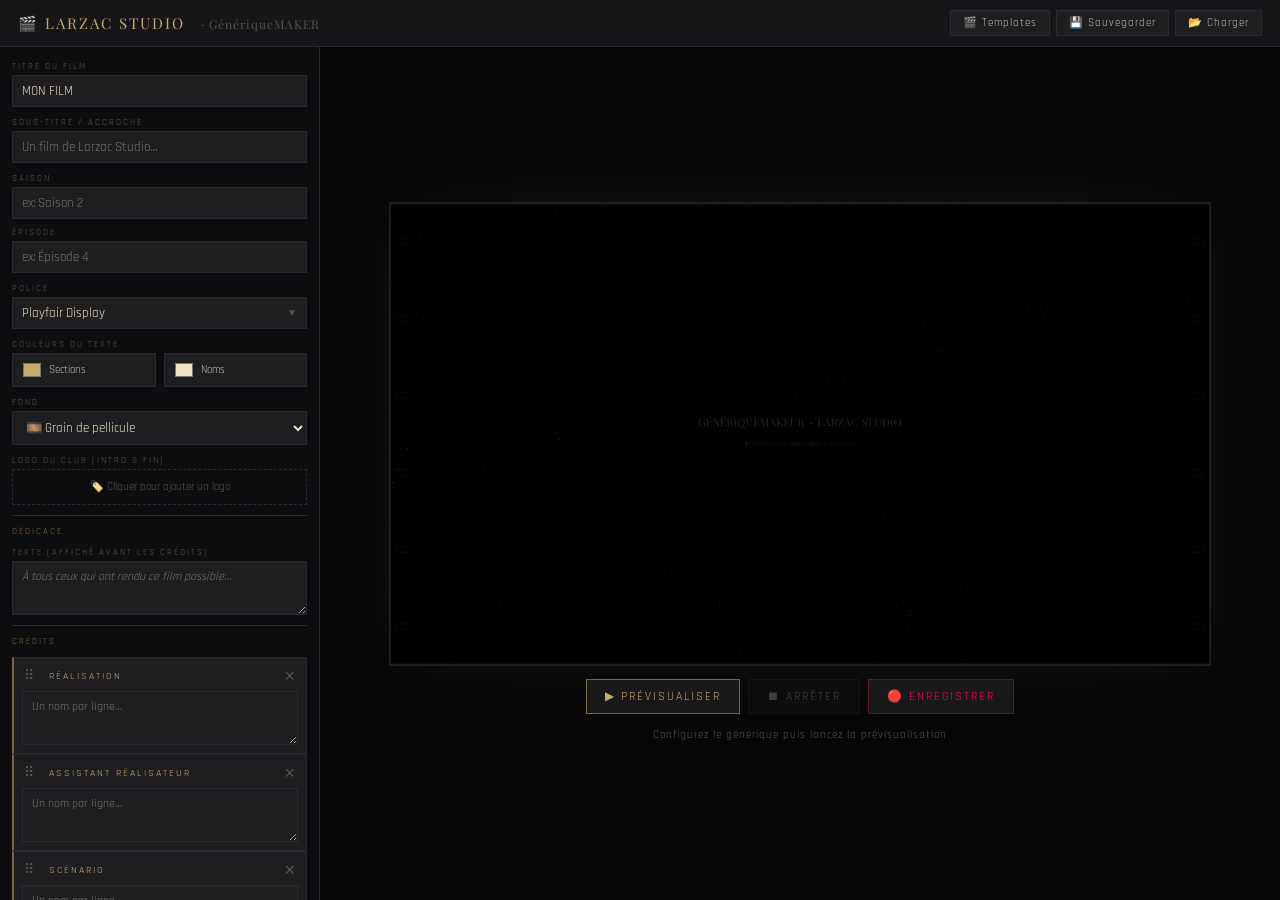
<file: genericmaker.html>
<!DOCTYPE html>
<html lang="fr">
<head>
<meta charset="UTF-8">
<meta name="viewport" content="width=device-width, initial-scale=1.0">
<title>GénériqueMAKER — Larzac Studio</title>
<link href="https://fonts.googleapis.com/css2?family=Playfair+Display:ital,wght@0,400;0,700;1,400&family=Bebas+Neue&family=Cinzel:wght@400;700&family=Abril+Fatface&family=Special+Elite&family=Cormorant+Garamond:ital,wght@0,400;0,600;1,400&family=Orbitron:wght@400;700&family=Creepster&family=Pacifico&family=Rye&family=Russo+One&family=Great+Vibes&family=Fredoka+One&family=Permanent+Marker&family=UnifrakturMaguntia&family=Monoton&family=Rajdhani:wght@300;400;600&display=swap" rel="stylesheet">
<style>
* { box-sizing: border-box; margin: 0; padding: 0; }
:root {
  --bg: #0d0d0f; --surface: #161618; --surface2: #1e1e21;
  --border: #2a2a2e; --gold: #c9a96e; --gold-dim: #7a6540;
  --cream: #f0e2c4; --text: #c8bcab; --text-dim: #5a5450;
  --red: #c0392b; --green: #27ae60;
}
html { height: 100%; }
body { height: 100%; overflow: hidden; background: var(--bg); color: var(--text); font-family: 'Rajdhani', sans-serif; display: flex; flex-direction: column; position: relative; }

header { display:flex; align-items:center; justify-content:space-between; padding:10px 18px; border-bottom:1px solid var(--border); background:var(--surface); flex-shrink:0; }
.logo { font-family:'Playfair Display',serif; font-size:15px; color:var(--gold); letter-spacing:2px; }
.logo em { color:var(--text-dim); font-style:normal; font-size:12px; margin-left:10px; letter-spacing:1px; }
.hbtns { display:flex; gap:6px; }
.hbtn { background:var(--surface2); border:1px solid var(--border); color:var(--text); font-family:'Rajdhani',sans-serif; font-size:11px; letter-spacing:1px; padding:5px 12px; cursor:pointer; transition:all .2s; }
.hbtn:hover { border-color:var(--gold); color:var(--gold); }

main { display:flex; flex:1; overflow:hidden; }

.editor { width:320px; flex-shrink:0; border-right:1px solid var(--border); overflow-y:auto; padding:14px 12px; display:flex; flex-direction:column; gap:10px; }
.editor::-webkit-scrollbar { width:3px; }
.editor::-webkit-scrollbar-thumb { background:var(--border); }

.fg { display:flex; flex-direction:column; gap:3px; }
label { font-size:9px; letter-spacing:2px; text-transform:uppercase; color:var(--text-dim); }
input[type=text], textarea, select {
  background:var(--surface2); border:1px solid var(--border); color:var(--cream);
  font-family:'Rajdhani',sans-serif; font-size:13px; padding:7px 9px; width:100%;
  transition:border-color .2s; resize:vertical;
}
input[type=text]:focus, textarea:focus, select:focus { outline:none; border-color:var(--gold-dim); }
textarea { min-height:54px; font-size:12px; }
select { cursor:pointer; }

.sep { border-top:1px solid var(--border); padding-top:10px; font-size:9px; letter-spacing:2px; text-transform:uppercase; color:var(--gold-dim); }

/* COLOR ROW */
.color-row { display:flex; gap:8px; }
.color-item { flex:1; }
.cpick-wrap { display:flex; align-items:center; gap:6px; background:var(--surface2); border:1px solid var(--border); padding:5px 8px; cursor:pointer; transition:border-color .2s; }
.cpick-wrap:hover { border-color:var(--gold-dim); }
.cpick-wrap input[type=color] { width:22px; height:22px; border:none; background:none; padding:0; cursor:pointer; flex-shrink:0; }
.cpick-label { font-size:11px; color:var(--text); font-family:'Rajdhani',sans-serif; }

/* CUSTOM FONT DROPDOWN */
.font-dropdown { position:relative; }
.font-trigger { display:flex; align-items:center; justify-content:space-between; background:var(--surface2); border:1px solid var(--border); padding:7px 9px; cursor:pointer; transition:border-color .2s; user-select:none; }
.font-trigger:hover, .font-trigger.open { border-color:var(--gold-dim); }
.font-trigger-name { font-size:13px; color:var(--cream); }
.font-trigger-arrow { color:var(--text-dim); font-size:10px; transition:transform .2s; }
.font-trigger.open .font-trigger-arrow { transform:rotate(180deg); }
.font-panel { position:absolute; top:calc(100% + 2px); left:0; right:0; background:var(--surface); border:1px solid var(--border); z-index:200; display:none; max-height:260px; overflow-y:auto; box-shadow:0 8px 24px rgba(0,0,0,.7); }
.font-panel.open { display:block; }
.font-panel::-webkit-scrollbar { width:3px; }
.font-panel::-webkit-scrollbar-thumb { background:var(--border); }
.font-option { padding:10px 12px; cursor:pointer; border-bottom:1px solid var(--border); transition:background .15s; }
.font-option:last-child { border-bottom:none; }
.font-option:hover { background:var(--surface2); }
.font-option.selected { background:rgba(201,169,110,.08); border-left:2px solid var(--gold-dim); }
.font-option-name { font-size:16px; color:var(--cream); line-height:1.3; }
.font-option-label { font-size:9px; letter-spacing:1px; color:var(--text-dim); margin-top:2px; text-transform:uppercase; }

/* BLOCKS */
.cblock { background:var(--surface2); border:1px solid var(--border); border-left:2px solid var(--gold-dim); padding:8px; display:flex; flex-direction:column; gap:5px; }
.cblock.dragging { opacity:.35; }
.cblock.drag-over { border-top:2px solid var(--gold); }
.cblock-head { display:flex; align-items:center; gap:6px; }
.drag-handle { color:var(--text-dim); cursor:grab; font-size:14px; flex-shrink:0; user-select:none; padding:0 2px; }
.drag-handle:active { cursor:grabbing; }
.cblock-head input { flex:1; background:transparent; border:1px solid transparent; font-size:10px; letter-spacing:2px; text-transform:uppercase; color:var(--gold); padding:3px 6px; }
.cblock-head input:focus { border-color:var(--gold-dim); background:var(--surface); }
.btn-rm { background:none; border:none; color:var(--text-dim); cursor:pointer; font-size:18px; line-height:1; padding:0 3px; transition:color .2s; flex-shrink:0; }
.btn-rm:hover { color:var(--red); }
.btn-add { background:none; border:1px dashed var(--border); color:var(--text-dim); font-family:'Rajdhani',sans-serif; font-size:11px; letter-spacing:1px; padding:7px; cursor:pointer; transition:all .2s; width:100%; }
.btn-add:hover { border-color:var(--gold-dim); color:var(--gold-dim); }

.srow { display:flex; align-items:center; gap:8px; }
.srow input[type=range] { flex:1; accent-color:var(--gold); }
.sval { width:34px; text-align:right; color:var(--gold); font-size:12px; flex-shrink:0; }

.upzone { border:1px dashed var(--border); padding:10px; text-align:center; cursor:pointer; font-size:11px; color:var(--text-dim); transition:border-color .2s; }
.upzone:hover { border-color:var(--gold-dim); color:var(--gold-dim); }
.btn-rm-small { margin-top:4px; background:none; border:1px solid #5a1818; color:#e05; font-family:'Rajdhani',sans-serif; font-size:10px; letter-spacing:1px; padding:4px 8px; cursor:pointer; width:100%; }

.preview { flex:1; display:flex; flex-direction:column; align-items:center; justify-content:center; gap:14px; padding:16px; background:#060608; }
.cwrap { position:relative; width:100%; max-width:820px; aspect-ratio:16/9; background:#000; box-shadow:0 0 80px rgba(201,169,110,.08),0 0 0 1px #1a1a1e; }
canvas { width:100%; height:100%; display:block; }
.ctrls { display:flex; gap:8px; align-items:center; flex-wrap:wrap; justify-content:center; }
.cbtn { font-family:'Rajdhani',sans-serif; font-size:12px; letter-spacing:2px; text-transform:uppercase; padding:9px 18px; border:1px solid var(--border); background:var(--surface); color:var(--text); cursor:pointer; transition:all .2s; display:inline-flex; align-items:center; gap:7px; }
.cbtn:hover { border-color:var(--gold); color:var(--gold); }
.cbtn.primary { border-color:var(--gold-dim); color:var(--gold); }
.cbtn.primary:hover { background:rgba(201,169,110,.08); }
.cbtn.danger { border-color:#5a1818; color:#e05; }
.cbtn.danger:hover { background:rgba(200,0,50,.08); }
.cbtn.dl { border-color:#1a4a2a; color:var(--green); }
.cbtn.dl:hover { background:rgba(39,174,96,.08); }
.cbtn:disabled { opacity:.3; cursor:not-allowed; pointer-events:none; }
.status { font-size:11px; letter-spacing:1px; color:var(--text-dim); text-align:center; min-height:16px; }
.status.rec { color:#e04060; animation:blink 1s infinite; }
@keyframes blink { 0%,100%{opacity:1} 50%{opacity:.35} }

/* TEMPLATE MODAL */
.tpl-overlay { position:fixed; top:0; left:0; width:100vw; height:100vh; background:rgba(0,0,0,.82); z-index:9999; display:none; align-items:center; justify-content:center; }
.tpl-overlay.open { display:flex; }
.tpl-modal { background:var(--surface); border:1px solid var(--border); width:520px; max-width:95vw; }
.tpl-header { display:flex; align-items:center; justify-content:space-between; padding:14px 18px; border-bottom:1px solid var(--border); }
.tpl-header h2 { font-family:'Playfair Display',serif; font-size:14px; color:var(--gold); letter-spacing:1px; font-weight:400; }
.tpl-close { background:none; border:none; color:var(--text-dim); cursor:pointer; font-size:22px; line-height:1; padding:0; }
.tpl-close:hover { color:var(--cream); }
.tpl-grid { display:grid; grid-template-columns:1fr 1fr; gap:1px; background:var(--border); }
.tpl-card { background:var(--surface); padding:16px; cursor:pointer; transition:background .15s; }
.tpl-card:hover { background:var(--surface2); }
.tpl-card-title { font-size:13px; color:var(--cream); letter-spacing:1px; margin-bottom:4px; }
.tpl-card-desc { font-size:10px; color:var(--text-dim); line-height:1.5; }

/* PALETTES */
.palette-row { display:flex; gap:5px; flex-wrap:wrap; }
.pal-swatch { width:26px; height:26px; border-radius:3px; cursor:pointer; border:2px solid transparent; transition:border-color .15s, transform .15s; flex-shrink:0; }
.pal-swatch:hover { border-color:var(--cream); transform:scale(1.12); }

/* TWO-COL TOGGLE */
.toggle-row { display:flex; align-items:center; justify-content:space-between; }
.toggle-label { font-size:11px; color:var(--text); }
.toggle { position:relative; width:36px; height:20px; flex-shrink:0; }
.toggle input { opacity:0; width:0; height:0; position:absolute; }
.toggle-track { position:absolute; inset:0; background:var(--border); border-radius:10px; cursor:pointer; transition:background .2s; }
.toggle input:checked + .toggle-track { background:var(--gold-dim); }
.toggle-thumb { position:absolute; top:3px; left:3px; width:14px; height:14px; background:#fff; border-radius:50%; transition:transform .2s; pointer-events:none; }
.toggle input:checked ~ .toggle-thumb { transform:translateX(16px); }
</style>
</head>
<body>

<header>
  <div class="logo">🎬 LARZAC STUDIO <em>· GénériqueMAKER</em></div>
  <div class="hbtns">
    <button class="hbtn" onclick="openTemplates()">🎬 Templates</button>
    <button class="hbtn" onclick="saveJSON()">💾 Sauvegarder</button>
    <button class="hbtn" onclick="document.getElementById('fi').click()">📂 Charger</button>
    <input type="file" id="fi" accept=".json" style="display:none" onchange="loadJSON(event)">
  </div>
</header>

<main>
  <div class="editor">

    <div class="fg">
      <label>Titre du film</label>
      <input type="text" id="filmTitle" value="MON FILM" oninput="rebuild()">
    </div>
    <div class="fg">
      <label>Sous-titre / Accroche</label>
      <input type="text" id="filmSub" placeholder="Un film de Larzac Studio…" oninput="rebuild()">
    </div>
    <div class="fg" style="display:flex;gap:8px;">
      <div style="flex:1;display:flex;flex-direction:column;gap:3px;">
        <label>Saison</label>
        <input type="text" id="season" placeholder="ex: Saison 2" oninput="rebuild()">
      </div>
      <div style="flex:1;display:flex;flex-direction:column;gap:3px;">
        <label>Épisode</label>
        <input type="text" id="episode" placeholder="ex: Épisode 4" oninput="rebuild()">
      </div>
    </div>

    <div class="fg">
      <label>Police</label>
      <div class="font-dropdown" id="fontDropdown">
        <div class="font-trigger" id="fontTrigger" onclick="toggleFontPanel()">
          <span class="font-trigger-name" id="fontTriggerName">Playfair Display</span>
          <span class="font-trigger-arrow">▼</span>
        </div>
        <div class="font-panel" id="fontPanel"></div>
      </div>
    </div>

    <div class="fg">
      <label>Couleurs du texte</label>
      <div class="color-row">
        <div class="color-item">
          <div class="cpick-wrap" onclick="document.getElementById('colorSec').click()">
            <input type="color" id="colorSec" value="#c9a96e" oninput="rebuild()">
            <span class="cpick-label">Sections</span>
          </div>
        </div>
        <div class="color-item">
          <div class="cpick-wrap" onclick="document.getElementById('colorName').click()">
            <input type="color" id="colorName" value="#f0e2c4" oninput="rebuild()">
            <span class="cpick-label">Noms</span>
          </div>
        </div>
      </div>
    </div>

    <div class="fg">
      <label>Fond</label>
      <select id="bgChoice" onchange="rebuild()">
        <option value="noir">⬛ Noir pur</option>
        <option value="grain" selected>🎞️ Grain de pellicule</option>
        <option value="sepia">🟫 Sépia vintage</option>
        <option value="bleu">🔵 Bleu nuit</option>
        <option value="rouge">🔴 Rouge cinéma</option>
      </select>
    </div>

    <div class="fg">
      <label>Logo du club (intro &amp; fin)</label>
      <div class="upzone" id="logozone" onclick="document.getElementById('logoInput').click()">🏷️ Cliquer pour ajouter un logo</div>
      <input type="file" id="logoInput" accept="image/*" style="display:none" onchange="loadLogo(event)">
      <button class="btn-rm-small" id="logoRm" style="display:none" onclick="removeLogo()">✕ Supprimer le logo</button>
    </div>

    <div class="sep">Dédicace</div>
    <div class="fg">
      <label>Texte (affiché avant les crédits)</label>
      <textarea id="dedication" placeholder="À tous ceux qui ont rendu ce film possible…" oninput="rebuild()" style="font-style:italic;"></textarea>
    </div>

    <div class="sep">Crédits</div>
    <div id="blocks"></div>
    <button class="btn-add" onclick="addBlock()">+ Ajouter une section</button>

    <div class="sep">Crédits sonores</div>
    <div class="fg">
      <label>Musiques utilisées (une par ligne)</label>
      <textarea id="soundCredits" placeholder="« Titre » — Artiste&#10;« Titre 2 » — Artiste" oninput="rebuild()"></textarea>
    </div>

    <div class="sep">Fin de générique</div>
    <div class="fg">
      <label>Établissement</label>
      <input type="text" id="school" value="Collège du Larzac" oninput="rebuild()">
    </div>
    <div class="fg">
      <label>Club</label>
      <input type="text" id="club" value="Larzac Studio" oninput="rebuild()">
    </div>
    <div class="fg">
      <label>Année</label>
      <input type="text" id="year" value="2025 — 2026" oninput="rebuild()">
    </div>
    <div class="fg">
      <label>Photo de l'équipe</label>
      <div class="upzone" id="photozone" onclick="document.getElementById('photoInput').click()">📷 Cliquer pour choisir une image</div>
      <input type="file" id="photoInput" accept="image/*" style="display:none" onchange="loadPhoto(event)">
      <button class="btn-rm-small" id="photoRm" style="display:none" onclick="removePhoto()">✕ Supprimer la photo</button>
    </div>

    <div class="sep">Musique de fond</div>
    <div class="fg">
      <div class="upzone" id="musiczone" onclick="document.getElementById('musicInput').click()">🎵 Importer un fichier audio (MP3, WAV, OGG)</div>
      <input type="file" id="musicInput" accept="audio/*" style="display:none" onchange="loadMusic(event)">
      <button class="btn-rm-small" id="musicRm" style="display:none" onclick="removeMusic()">✕ Supprimer la musique</button>
    </div>
    <div class="fg" id="musicVolRow" style="display:none">
      <label>Volume</label>
      <div class="srow">
        <input type="range" id="musicVol" min="0" max="1" step="0.05" value="0.7" oninput="document.getElementById('mvv').textContent=Math.round(this.value*100)+'%';if(musicAudio)musicAudio.volume=parseFloat(this.value)">
        <span class="sval" id="mvv">70%</span>
      </div>
    </div>

    <div class="sep">Paramètres</div>
    <div class="fg">
      <label>Vitesse de défilement</label>
      <div class="srow">
        <input type="range" id="speed" min="1" max="10" value="4" oninput="document.getElementById('sv').textContent=this.value">
        <span class="sval" id="sv">4</span>
      </div>
    </div>
    <div class="fg">
      <label>Durée affichage titre</label>
      <div class="srow">
        <input type="range" id="tdur" min="1" max="8" value="3" oninput="document.getElementById('tv').textContent=this.value+'s'">
        <span class="sval" id="tv">3s</span>
      </div>
    </div>
    <div class="fg">
      <label>Espacement entre éléments</label>
      <div class="srow">
        <input type="range" id="spacing" min="0" max="5" step="0.5" value="1" oninput="document.getElementById('spv').textContent=this.value+'×';rebuild()">
        <span class="sval" id="spv">1×</span>
      </div>
    </div>
    <div class="fg">
      <label>Taille du texte</label>
      <div class="srow">
        <input type="range" id="fontSize" min="0.5" max="2" step="0.05" value="1" oninput="document.getElementById('fsv').textContent=this.value+'×';rebuild()">
        <span class="sval" id="fsv">1×</span>
      </div>
    </div>
    <div class="fg">
      <label>Séparateur entre sections</label>
      <select id="sepStyle" onchange="rebuild()">
        <option value="none">— Aucun</option>
        <option value="line" selected>── Ligne fine</option>
        <option value="dots">· · · Points</option>
        <option value="star">✦ Étoile</option>
        <option value="diamond">◆ Losange</option>
        <option value="wave">〜 Vague</option>
      </select>
    </div>
    <div class="fg">
      <label>Couleur du séparateur</label>
      <div class="cpick-wrap" onclick="document.getElementById('colorSep').click()">
        <input type="color" id="colorSep" value="#7a6540" oninput="rebuild()">
        <span class="cpick-label" id="colorSepLabel">Séparateur</span>
      </div>
    </div>
    <div class="fg">
      <label>Palettes prédéfinies</label>
      <div class="palette-row" id="paletteRow"></div>
    </div>

    <div class="fg">
      <label>Mise en page des crédits</label>
      <div class="toggle-row">
        <span class="toggle-label">Deux colonnes (rôle | nom)</span>
        <label class="toggle">
          <input type="checkbox" id="twoCol" onchange="rebuild()">
          <div class="toggle-track"></div>
          <div class="toggle-thumb"></div>
        </label>
      </div>
    </div>
  </div>

  <div class="preview">
    <div class="cwrap">
      <canvas id="c" width="1280" height="720"></canvas>
    </div>
    <div class="ctrls">
      <button class="cbtn primary" id="btnPlay" onclick="startPreview()">▶ Prévisualiser</button>
      <button class="cbtn" id="btnStop" onclick="stop()" disabled>⏹ Arrêter</button>
      <button class="cbtn danger" id="btnRec" onclick="startRecord()">🔴 Enregistrer</button>
      <button class="cbtn dl" id="btnDl" onclick="downloadVid()" style="display:none">⬇ Télécharger</button>
    </div>
    <div class="status" id="status">Configurez le générique puis lancez la prévisualisation</div>
  </div>
</main>

<script>
const canvas = document.getElementById('c');
const ctx    = canvas.getContext('2d');
const W = 1280, H = 720;

let playing = false, recMode = false;
let animId = null, startTs = null;
let mediaRec = null, chunks = [], blob = null;
let grainCvs  = [];
let teamPhoto = null;
let logoImg   = null;
let lines     = [];
let totalH    = 0;
let dragSrcIdx = null;
let musicAudio = null;
let audioCtx   = null;
let musicDest  = null;

const FONTS = [
  // ── Classiques cinéma
  { value:'Playfair Display',    label:'Drame · Élégant classique',      genre:'🎭' },
  { value:'Cinzel',              label:'Péplum · Romain antique',        genre:'🏛️' },
  { value:'Bebas Neue',          label:'Action · Cinéma moderne',        genre:'💥' },
  { value:'Abril Fatface',       label:'Affiche · Vintage bold',         genre:'📽️' },
  { value:'Special Elite',       label:'Noir · Machine à écrire',        genre:'🕵️' },
  { value:'Cormorant Garamond',  label:'Romance · Raffiné italique',     genre:'💌' },
  // ── Genres
  { value:'Orbitron',            label:'Science-fiction · Futuriste',    genre:'🚀' },
  { value:'Creepster',           label:'Horreur · Glauque',              genre:'👻' },
  { value:'UnifrakturMaguntia',  label:'Horreur · Gothique médiéval',   genre:'🦇' },
  { value:'Pacifico',            label:'Comédie · Joyeux arrondi',       genre:'😄' },
  { value:'Fredoka One',         label:'Animation · Jeunesse',           genre:'🎈' },
  { value:'Rye',                 label:'Western · Far West',             genre:'🤠' },
  { value:'Russo One',           label:'Thriller · Impact',              genre:'🔫' },
  { value:'Great Vibes',         label:'Romance · Calligraphie',         genre:'💕' },
  { value:'Permanent Marker',    label:'Documentaire · Marqueur',        genre:'✍️' },
  { value:'Monoton',             label:'Rétro · Néon années 80',         genre:'🕹️' },
];
let selectedFont = 'Playfair Display';

const PALETTES = [
  { name:'Noir & Or',      sec:'#c9a96e', name_:'#f0e2c4', sep:'#7a6540' },
  { name:'Blanc & Bleu',   sec:'#4a90d9', name_:'#e8f0f8', sep:'#2a6090' },
  { name:'Rouge & Crème',  sec:'#cc3333', name_:'#f4e8e0', sep:'#882222' },
  { name:'Vert Cinéma',    sec:'#4aaa70', name_:'#d8f0e0', sep:'#2a7048' },
  { name:'Violet Nuit',    sec:'#9966cc', name_:'#e8d8f4', sep:'#664488' },
  { name:'Orange Sunset',  sec:'#e87030', name_:'#f8e8d0', sep:'#a04820' },
  { name:'Glace Arctique', sec:'#70b8d8', name_:'#e0f0f8', sep:'#3878a0' },
  { name:'Rose Vintage',   sec:'#d06890', name_:'#f8e0ea', sep:'#904860' },
  { name:'Sépia Doux',     sec:'#a07840', name_:'#f0e0c0', sep:'#705028' },
  { name:'Monochrome',     sec:'#b0b0b0', name_:'#e8e8e8', sep:'#707070' },
];

function buildPalettes() {
  const row = document.getElementById('paletteRow');
  PALETTES.forEach(p => {
    const s = document.createElement('div');
    s.className = 'pal-swatch';
    s.title = p.name;
    s.style.background = `linear-gradient(135deg, ${p.sec} 50%, ${p.name_} 50%)`;
    s.onclick = () => applyPalette(p);
    row.appendChild(s);
  });
}

function applyPalette(p) {
  document.getElementById('colorSec').value  = p.sec;
  document.getElementById('colorName').value = p.name_;
  document.getElementById('colorSep').value  = p.sep;
  rebuild();
}

const BG = {
  noir:  '#000000',
  grain: '#000000',
  sepia: '#120e06',
  bleu:  '#03090f',
  rouge: '#0f0303',
};
const BG_TINT = {
  sepia: 'rgba(90,55,8,0.22)',
  bleu:  'rgba(8,25,80,0.38)',
  rouge: 'rgba(80,8,8,0.38)',
};

let blocks = [
  { sec:'RÉALISATION',              names:'' },
  { sec:'ASSISTANT RÉALISATEUR',    names:'' },
  { sec:'SCÉNARIO',                 names:'' },
  { sec:'SCRIPT / SCRIPTE',         names:'' },
  { sec:'CHEF OPÉRATEUR / CADREUR', names:'' },
  { sec:'ÉCLAIRAGE',                names:'' },
  { sec:'SON & INGÉNIEUR DU SON',   names:'' },
  { sec:'PERCHMAN',                 names:'' },
  { sec:'DÉCORS & COSTUMES',        names:'' },
  { sec:'ACTEURS & ACTRICES',       names:'' },
  { sec:"DIRECTION D'ACTEURS",      names:'' },
  { sec:'MONTAGE',                  names:'' },
  { sec:'EFFETS SPÉCIAUX / VFX',    names:'' },
  { sec:'MUSIQUE ORIGINALE',        names:'' },
  { sec:'PRODUCTION',               names:'' },
];

// ── INIT ──────────────────────────────────────────────────
window.addEventListener('load', async () => {
  buildFontPanel();
  buildPalettes();
  renderBlocks();
  await buildGrain();
  rebuild();
  drawIdle();
  document.addEventListener('click', e => {
    if (!document.getElementById('fontDropdown').contains(e.target)) closeFontPanel();
  });
});

// ── FONT DROPDOWN ─────────────────────────────────────────
function buildFontPanel() {
  const panel = document.getElementById('fontPanel');
  panel.innerHTML = '';
  FONTS.forEach(f => {
    const d = document.createElement('div');
    d.className = 'font-option' + (f.value === selectedFont ? ' selected' : '');
    d.innerHTML = `<div class="font-option-name" style="font-family:'${f.value}',Georgia,serif">${f.value}</div>
                   <div class="font-option-label">${f.genre} ${f.label}</div>`;
    d.onclick = () => selectFont(f.value);
    panel.appendChild(d);
  });
}

function toggleFontPanel() {
  const open = document.getElementById('fontPanel').classList.contains('open');
  open ? closeFontPanel() : openFontPanel();
}
function openFontPanel() {
  document.getElementById('fontPanel').classList.add('open');
  document.getElementById('fontTrigger').classList.add('open');
}
function closeFontPanel() {
  document.getElementById('fontPanel').classList.remove('open');
  document.getElementById('fontTrigger').classList.remove('open');
}
function selectFont(val) {
  selectedFont = val;
  document.getElementById('fontTriggerName').textContent = val;
  buildFontPanel();
  closeFontPanel();
  rebuild();
}

function getFont()      { return selectedFont; }
function getFS()        { return parseFloat(document.getElementById('fontSize')?.value || 1); }
function getSecColor()  { return document.getElementById('colorSec').value; }
function getNameColor() { return document.getElementById('colorName').value; }
function getSepColor()  { return document.getElementById('colorSep')?.value || '#7a6540'; }
function getSepStyle()  { return document.getElementById('sepStyle')?.value || 'line'; }
function getTwoCol()    { return document.getElementById('twoCol')?.checked || false; }
function getBg()        { return document.getElementById('bgChoice').value; }

// ── GRAIN ─────────────────────────────────────────────────
async function buildGrain() {
  for (let f = 0; f < 8; f++) {
    const gc = document.createElement('canvas');
    gc.width = W; gc.height = H;
    const gctx = gc.getContext('2d');
    const img = gctx.createImageData(W, H);
    for (let i = 0; i < img.data.length; i += 4) {
      if (Math.random() < 0.014) {
        const v = Math.floor(Math.random()*200+55);
        img.data[i] = img.data[i+1] = img.data[i+2] = v;
        img.data[i+3] = Math.floor(Math.random()*65+15);
      }
    }
    gctx.putImageData(img, 0, 0);
    grainCvs.push(gc);
  }
}

// ── DRAG & DROP ───────────────────────────────────────────
function renderBlocks() {
  const el = document.getElementById('blocks');
  el.innerHTML = '';
  blocks.forEach((b, i) => {
    const d = document.createElement('div');
    d.className = 'cblock';
    d.draggable = true;
    d.dataset.idx = i;
    d.innerHTML = `
      <div class="cblock-head">
        <span class="drag-handle" title="Glisser pour réordonner">⠿</span>
        <input type="text" value="${b.sec.replace(/"/g,'&quot;')}" placeholder="NOM SECTION"
               oninput="blocks[${i}].sec=this.value;rebuild()">
        <button class="btn-rm" onclick="rmBlock(${i})">×</button>
      </div>
      <textarea placeholder="Un nom par ligne…"
                oninput="blocks[${i}].names=this.value;rebuild()">${b.names}</textarea>`;
    d.addEventListener('dragstart', e => {
      dragSrcIdx = i; d.classList.add('dragging'); e.dataTransfer.effectAllowed = 'move';
    });
    d.addEventListener('dragend', () => {
      d.classList.remove('dragging');
      document.querySelectorAll('.cblock').forEach(c => c.classList.remove('drag-over'));
    });
    d.addEventListener('dragover', e => {
      e.preventDefault(); e.dataTransfer.dropEffect = 'move';
      document.querySelectorAll('.cblock').forEach(c => c.classList.remove('drag-over'));
      if (dragSrcIdx !== i) d.classList.add('drag-over');
    });
    d.addEventListener('drop', e => {
      e.preventDefault();
      if (dragSrcIdx === null || dragSrcIdx === i) return;
      const moved = blocks.splice(dragSrcIdx, 1)[0];
      blocks.splice(i, 0, moved);
      renderBlocks(); rebuild();
    });
    el.appendChild(d);
  });
}

function addBlock() { blocks.push({ sec:'NOUVELLE SECTION', names:'' }); renderBlocks(); rebuild(); }
function rmBlock(i) { blocks.splice(i,1); renderBlocks(); rebuild(); }

// ── BUILD LINES ───────────────────────────────────────────
let rebuildTimer = null;
function rebuild() { clearTimeout(rebuildTimer); rebuildTimer = setTimeout(_buildLines, 200); }

function _buildLines() {
  const sp  = parseFloat(document.getElementById('spacing')?.value || 1);
  const fs  = getFS();
  const ded = (document.getElementById('dedication')?.value || '').trim();
  const snd = (document.getElementById('soundCredits')?.value || '').trim();
  const ls  = [];
  const add = (type, text, h) => ls.push({ type, text, h });

  add('space', '', 80);

  if (ded) add('dedication', ded, H * 0.6);

  const twoCol = getTwoCol();

  blocks.forEach(b => {
    if (!b.sec && !b.names) return;
    const names = b.names.split('\n').map(n=>n.trim()).filter(Boolean);
    if (twoCol) {
      // Two-column: sec left, names right, paired rows
      if (names.length === 0) {
        add('col2', {left: b.sec.toUpperCase(), right:''}, 42*sp*fs);
      } else {
        names.forEach((name, ni) => {
          add('col2', {left: ni===0 ? b.sec.toUpperCase() : '', right: name}, 42*sp*fs);
        });
      }
      add('gap','',18*sp);
      add('separator','',20*sp);
      add('gap','',10*sp);
    } else {
      if (b.sec) { add('sec', b.sec.toUpperCase(), 48*sp*fs); add('gap','',14*sp); }
      names.forEach(name => add('name', name, 38*sp*fs));
      add('gap','',24*sp);
      add('separator','',22*sp);
      add('gap','',18*sp);
    }
  });

  if (snd) {
    add('gap','',24*sp);
    add('soundtitle','MUSIQUES',44*sp*fs);
    snd.split('\n').map(n=>n.trim()).filter(Boolean).forEach(line => add('sound', line, 34*sp*fs));
    add('gap','',64*sp);
  }

  add('gap','',60);
  if (teamPhoto) add('photo','',H*0.62);
  add('endcard','',H*0.55);

  lines  = ls;
  totalH = ls.reduce((s,l)=>s+l.h, 0);
}

// ── DRAW ──────────────────────────────────────────────────
function clr() {
  const bg = getBg();
  ctx.fillStyle = BG[bg] || '#000';
  ctx.fillRect(0,0,W,H);
  if (BG_TINT[bg]) { ctx.fillStyle = BG_TINT[bg]; ctx.fillRect(0,0,W,H); }
}

function vignette() {
  const g = ctx.createRadialGradient(W/2,H/2,0,W/2,H/2,W*0.68);
  g.addColorStop(0,'rgba(0,0,0,0)'); g.addColorStop(0.42,'rgba(0,0,0,0.18)');
  g.addColorStop(0.72,'rgba(0,0,0,0.62)'); g.addColorStop(1,'rgba(0,0,0,0.94)');
  ctx.fillStyle = g; ctx.fillRect(0,0,W,H);
}

function grain(elapsed) {
  if (getBg() !== 'grain') return;
  const fi = Math.floor(elapsed/65) % grainCvs.length;
  ctx.save(); ctx.globalAlpha = 0.52; ctx.drawImage(grainCvs[fi],0,0); ctx.restore();
}

function border() {
  ctx.strokeStyle = 'rgba(201,169,110,0.14)'; ctx.lineWidth = 1.5;
  ctx.strokeRect(0.75,0.75,W-1.5,H-1.5);
  ctx.fillStyle = 'rgba(201,169,110,0.06)';
  ctx.fillRect(0,0,W,4); ctx.fillRect(0,H-4,W,4);
  sprockets();
}

function sprockets() {
  const hw=16,hh=10,r=2,mx=10;
  ctx.fillStyle='rgba(0,0,0,0.75)'; ctx.strokeStyle='rgba(201,169,110,0.18)'; ctx.lineWidth=0.5;
  for(let i=0;i<6;i++){const y=(H/6)*i+H/12-hh/2;rr(mx,y,hw,hh,r);rr(W-mx-hw,y,hw,hh,r);}
}
function rr(x,y,w,h,r){
  ctx.beginPath();
  ctx.moveTo(x+r,y);ctx.lineTo(x+w-r,y);ctx.quadraticCurveTo(x+w,y,x+w,y+r);
  ctx.lineTo(x+w,y+h-r);ctx.quadraticCurveTo(x+w,y+h,x+w-r,y+h);
  ctx.lineTo(x+r,y+h);ctx.quadraticCurveTo(x,y+h,x,y+h-r);
  ctx.lineTo(x,y+r);ctx.quadraticCurveTo(x,y,x+r,y);
  ctx.closePath();ctx.fill();ctx.stroke();
}

function drawTitle(elapsed, holdMs) {
  const fi=900, fo=900;
  let a = elapsed<fi ? elapsed/fi : elapsed<fi+holdMs ? 1 : 1-(elapsed-fi-holdMs)/fo;
  a = Math.max(0,Math.min(1,a));
  const title = document.getElementById('filmTitle').value || 'MON FILM';
  const sub   = document.getElementById('filmSub').value;
  const f     = getFont();
  ctx.save(); ctx.globalAlpha = a; ctx.textAlign = 'center';

  // Logo
  if (logoImg) {
    const lr = Math.min(200/logoImg.width, 80/logoImg.height);
    const lw = logoImg.width*lr, lh = logoImg.height*lr;
    ctx.drawImage(logoImg, W/2-lw/2, H*0.12, lw, lh);
  }

  // Titre
  ctx.font = `bold ${Math.floor(H*0.115*getFS())}px "${f}",Georgia,serif`;
  ctx.fillStyle = '#fff';
  const cy = H/2 + (sub ? -28 : 0);
  ctx.fillText(title.toUpperCase(), W/2, cy);
  const tw = Math.min(ctx.measureText(title.toUpperCase()).width, 560);
  ctx.strokeStyle='rgba(201,169,110,0.75)'; ctx.lineWidth=0.8;
  ctx.beginPath(); ctx.moveTo(W/2-tw/2,cy+18); ctx.lineTo(W/2+tw/2,cy+18); ctx.stroke();

  if (sub) {
    ctx.font = `italic ${Math.floor(H*0.036*getFS())}px "${f}",Georgia,serif`;
    ctx.fillStyle = '#c9a96e';
    ctx.fillText(sub, W/2, H/2+34);
  }

  // Saison / Épisode
  const season  = document.getElementById('season')?.value.trim();
  const episode = document.getElementById('episode')?.value.trim();
  if (season || episode) {
    const seText = [season, episode].filter(Boolean).join('  ·  ');
    ctx.font = `${Math.floor(H*0.022*getFS())}px "${f}",Georgia,serif`;
    ctx.fillStyle = 'rgba(201,169,110,0.55)';
    ctx.fillText(seText, W/2, H/2 + (sub ? 66 : 38));
  }
  ctx.restore();
}

function fadeAlpha(py) {
  const m = H*0.12;
  if (py<m)   return Math.max(0,py/m);
  if (py>H-m) return Math.max(0,(H-py)/m);
  return 1;
}

function hexToRgba(hex, a) {
  const r=parseInt(hex.slice(1,3),16), g=parseInt(hex.slice(3,5),16), b=parseInt(hex.slice(5,7),16);
  return `rgba(${r},${g},${b},${a})`;
}

function wrapText(text, maxW) {
  const words = text.split(' ');
  let line = '', result = [];
  words.forEach(w => {
    const test = line ? line+' '+w : w;
    if (ctx.measureText(test).width > maxW && line) { result.push(line); line = w; }
    else line = test;
  });
  if (line) result.push(line);
  return result;
}

function drawCredits(scrollY, creditsAlpha=1) {
  let y = H - scrollY;
  const f = getFont();
  ctx.textAlign = 'center';

  lines.forEach(line => {

    if (line.type === 'photo' && teamPhoto) {
      const cy = y+line.h/2;
      if (cy > -line.h/2 && cy < H+line.h/2) {
        const fa = fadeAlpha(cy) * creditsAlpha;
        const ratio = Math.min(W*0.72/teamPhoto.width, H*0.52/teamPhoto.height);
        const iw=teamPhoto.width*ratio, ih=teamPhoto.height*ratio;
        const ix=(W-iw)/2, iy=cy-ih/2;
        ctx.save(); ctx.globalAlpha=fa;
        ctx.strokeStyle='rgba(201,169,110,0.5)'; ctx.lineWidth=2;
        ctx.strokeRect(ix-4,iy-4,iw+8,ih+8);
        ctx.drawImage(teamPhoto,ix,iy,iw,ih);
        ctx.font=`italic ${Math.floor(H*0.022*getFS())}px "${f}",Georgia,serif`;
        ctx.fillStyle='rgba(201,169,110,0.6)';
        ctx.fillText("L'équipe",W/2,iy+ih+22);
        ctx.restore();
      }
      y+=line.h; return;
    }

    if (line.type === 'endcard') {
      const cy = y+line.h/2;
      if (cy>H*0.08 && cy<H*0.92) {
        const fa = Math.max(0,Math.min(1,1-Math.abs(cy-H/2)/(H*0.4))) * creditsAlpha;
        drawEndCard(cy, fa);
      }
      y+=line.h; return;
    }

    if (y+line.h < -10 || y > H+10) { y+=line.h; return; }
    const fa = fadeAlpha(y+line.h/2);

    if (line.type === 'dedication') {
      const cy = y+line.h/2;
      if (cy > -line.h/2 && cy < H+line.h/2) {
        const fa2 = fadeAlpha(cy);
        ctx.save(); ctx.globalAlpha = fa2*0.9;
        // Lignes décoratives
        ctx.strokeStyle='rgba(201,169,110,0.18)'; ctx.lineWidth=0.7;
        ctx.beginPath(); ctx.moveTo(W/2-240,cy-68); ctx.lineTo(W/2+240,cy-68); ctx.stroke();
        ctx.beginPath(); ctx.moveTo(W/2-240,cy+68); ctx.lineTo(W/2+240,cy+68); ctx.stroke();
        // Guillemets décoratifs
        ctx.font=`${Math.floor(H*0.09)}px Georgia,serif`;
        ctx.fillStyle='rgba(201,169,110,0.1)';
        ctx.fillText('\u201C', W/2-220, cy-8);
        // Texte
        ctx.font=`italic ${Math.floor(H*0.034*getFS())}px "${f}",Georgia,serif`;
        ctx.fillStyle='#c8bcab';
        const dedLines = wrapText(line.text, W*0.58);
        const lh2 = Math.floor(H*0.048);
        const startY = cy - (dedLines.length-1)*lh2/2;
        dedLines.forEach((dl,di) => ctx.fillText(dl, W/2, startY+di*lh2));
        ctx.restore();
      }
      y+=line.h; return;
    }

    if (line.type === 'sec') {
      ctx.save(); ctx.globalAlpha=fa*creditsAlpha;
      ctx.fillStyle = getSecColor();
      ctx.font=`${Math.floor(H*0.028*getFS())}px "${f}",Georgia,serif`;
      ctx.letterSpacing='3px';
      ctx.fillText(line.text, W/2, y+line.h*0.75);
      ctx.letterSpacing='0px';
      ctx.strokeStyle=hexToRgba(getSecColor(),0.28); ctx.lineWidth=0.7;
      const tw=Math.min(ctx.measureText(line.text).width+20,300);
      const ly=y+line.h*0.55;
      ctx.beginPath(); ctx.moveTo(W/2-tw/2-100,ly); ctx.lineTo(W/2-tw/2-20,ly); ctx.stroke();
      ctx.beginPath(); ctx.moveTo(W/2+tw/2+20,ly); ctx.lineTo(W/2+tw/2+100,ly); ctx.stroke();
      ctx.restore();

    } else if (line.type === 'name') {
      ctx.save(); ctx.globalAlpha=fa*creditsAlpha;
      ctx.fillStyle=getNameColor();
      ctx.font=`${Math.floor(H*0.036*getFS())}px "${f}",Georgia,serif`;
      ctx.fillText(line.text, W/2, y+line.h*0.77);
      ctx.restore();

    } else if (line.type === 'soundtitle') {
      ctx.save(); ctx.globalAlpha=fa*0.65*creditsAlpha;
      ctx.fillStyle=getSecColor();
      ctx.font=`${Math.floor(H*0.022*getFS())}px "${f}",Georgia,serif`;
      ctx.letterSpacing='5px';
      ctx.fillText(line.text, W/2, y+line.h*0.78);
      ctx.letterSpacing='0px';
      ctx.restore();

    } else if (line.type === 'sound') {
      ctx.save(); ctx.globalAlpha=fa*0.72*creditsAlpha;
      ctx.fillStyle=hexToRgba(getNameColor(),0.8);
      ctx.font=`italic ${Math.floor(H*0.026*getFS())}px "${f}",Georgia,serif`;
      ctx.fillText(line.text, W/2, y+line.h*0.78);
      ctx.restore();

    } else if (line.type === 'col2') {
      ctx.save(); ctx.globalAlpha=fa*creditsAlpha;
      const cy = y + line.h*0.62;
      const midX = W/2;
      const gap = 60;
      // Thin vertical divider
      ctx.strokeStyle = hexToRgba(getSepColor(), 0.22);
      ctx.lineWidth = 0.6;
      ctx.beginPath(); ctx.moveTo(midX, y+4); ctx.lineTo(midX, y+line.h-4); ctx.stroke();
      // Left: role (sec color, right-aligned)
      if (line.text.left) {
        ctx.fillStyle = getSecColor();
        ctx.font = `${Math.floor(H*0.022*getFS())}px "${f}",Georgia,serif`;
        ctx.letterSpacing = '2px';
        ctx.textAlign = 'right';
        ctx.fillText(line.text.left, midX - gap, cy);
        ctx.letterSpacing = '0px';
      }
      // Right: name (name color, left-aligned)
      if (line.text.right) {
        ctx.fillStyle = getNameColor();
        ctx.font = `${Math.floor(H*0.030*getFS())}px "${f}",Georgia,serif`;
        ctx.textAlign = 'left';
        ctx.fillText(line.text.right, midX + gap, cy);
      }
      ctx.textAlign = 'center';
      ctx.restore();
      const style = getSepStyle();
      if (style !== 'none') {
        const cy = y + line.h/2;
        const sepAlpha = fadeAlpha(cy) * creditsAlpha * 0.55;
        if (sepAlpha > 0.01) {
          ctx.save(); ctx.globalAlpha = sepAlpha;
          const col = getSepColor();
          ctx.strokeStyle = col; ctx.fillStyle = col;
          ctx.lineWidth = 0.8;
          if (style === 'line') {
            ctx.beginPath(); ctx.moveTo(W/2-120,cy); ctx.lineTo(W/2+120,cy); ctx.stroke();
          } else if (style === 'dots') {
            [-60,-30,0,30,60].forEach(dx => {
              ctx.beginPath(); ctx.arc(W/2+dx,cy,2,0,Math.PI*2); ctx.fill();
            });
          } else if (style === 'star') {
            ctx.beginPath(); ctx.moveTo(W/2-80,cy); ctx.lineTo(W/2-20,cy); ctx.stroke();
            ctx.beginPath(); ctx.moveTo(W/2+20,cy); ctx.lineTo(W/2+80,cy); ctx.stroke();
            ctx.font=`${Math.floor(H*0.022)}px Georgia,serif`;
            ctx.textAlign='center'; ctx.fillText('✦',W/2,cy+5);
          } else if (style === 'diamond') {
            ctx.beginPath(); ctx.moveTo(W/2-80,cy); ctx.lineTo(W/2-18,cy); ctx.stroke();
            ctx.beginPath(); ctx.moveTo(W/2+18,cy); ctx.lineTo(W/2+80,cy); ctx.stroke();
            ctx.font=`${Math.floor(H*0.02)}px Georgia,serif`;
            ctx.textAlign='center'; ctx.fillText('◆',W/2,cy+5);
          } else if (style === 'wave') {
            ctx.beginPath();
            for (let wx=-120;wx<=120;wx+=4) {
              const wy = cy + Math.sin(wx*0.13)*4;
              wx===-120 ? ctx.moveTo(W/2+wx,wy) : ctx.lineTo(W/2+wx,wy);
            }
            ctx.stroke();
          }
          ctx.restore();
        }
      }
    }

    y+=line.h;
  });
}

function drawEndCard(cy, alpha) {
  const school=document.getElementById('school').value||'Collège du Larzac';
  const club=document.getElementById('club').value||'Larzac Studio';
  const year=document.getElementById('year').value||'2025 — 2026';
  const f=getFont();
  ctx.save(); ctx.globalAlpha=alpha; ctx.textAlign='center';

  if (logoImg) {
    const lr=Math.min(110/logoImg.width,46/logoImg.height);
    const lw=logoImg.width*lr, lh=logoImg.height*lr;
    ctx.drawImage(logoImg, W/2-lw/2, cy-90, lw, lh);
  }

  ctx.strokeStyle='rgba(201,169,110,0.4)'; ctx.lineWidth=0.7;
  ctx.beginPath(); ctx.moveTo(W/2-180,cy-50); ctx.lineTo(W/2+180,cy-50); ctx.stroke();

  ctx.font=`italic bold ${Math.floor(H*0.052*getFS())}px "${f}",Georgia,serif`;
  ctx.fillStyle='#c9a96e';
  ctx.fillText(club, W/2, cy-12);

  ctx.font=`${Math.floor(H*0.028*getFS())}px "${f}",Georgia,serif`;
  ctx.fillStyle='#8a7050';
  ctx.fillText(school, W/2, cy+24);

  ctx.font=`${Math.floor(H*0.022*getFS())}px "${f}",Georgia,serif`;
  ctx.fillStyle='#4a4038';
  ctx.fillText(year, W/2, cy+52);

  ctx.restore();
}

function drawFrame(elapsed) {
  const spd=parseInt(document.getElementById('speed').value);
  const holdMs=parseInt(document.getElementById('tdur').value)*1000;
  const titleEnd=900+holdMs+900;
  clr();
  if (elapsed < titleEnd) drawTitle(elapsed, holdMs);
  if (elapsed > titleEnd-400) {
    const scrollY=Math.max(0,elapsed-titleEnd)*spd*0.022;
    // Compute credits fade-in alpha: 0 while dedication fills screen, then fades in
    const ded = (document.getElementById('dedication')?.value||'').trim();
    let creditsAlpha = 1;
    if (ded) {
      const sp = parseFloat(document.getElementById('spacing')?.value||1);
      const dedH = H * 0.6;          // dedication block height
      const spaceH = 80;             // leading space
      // dedication bottom y on screen:  H - scrollY + spaceH + dedH
      const dedBottomY = H - scrollY + spaceH + dedH;
      // fade starts when dedication bottom crosses screen center (H/2)
      // fade completes 700px of scroll later
      const fadeStart = H - (H/2) - spaceH - dedH; // scrollY when dedBottom = H/2
      const fadeRange = 700;
      creditsAlpha = Math.max(0, Math.min(1, (scrollY - fadeStart) / fadeRange));
    }
    drawCredits(scrollY, creditsAlpha);
  }
  vignette(); grain(elapsed); border();
}

let idleRaf=null;
function drawIdle() {
  cancelAnimationFrame(idleRaf);
  if (playing) return;
  idleRaf = requestAnimationFrame(ts => {
    if (!playing) {
      clr(); vignette();
      ctx.textAlign='center';
      ctx.fillStyle='rgba(201,169,110,0.22)';
      ctx.font=`${Math.floor(H*0.024)}px "Playfair Display",Georgia,serif`;
      ctx.fillText('GÉNÉRIQUEMAKEUR  ·  LARZAC STUDIO', W/2, H/2-12);
      ctx.fillStyle='rgba(130,110,80,0.18)';
      ctx.font=`${Math.floor(H*0.016)}px Georgia,serif`;
      ctx.fillText("▶ Prévisualiser pour lancer l'animation", W/2, H/2+18);
      grain(ts); border(); drawIdle();
    }
  });
}

function loop(ts) {
  if (!playing) return;
  if (!startTs) startTs=ts;
  const elapsed=ts-startTs;
  const spd=parseInt(document.getElementById('speed').value);
  const holdMs=parseInt(document.getElementById('tdur').value)*1000;
  const titleEnd=900+holdMs+900;
  const scrollY=Math.max(0,elapsed-titleEnd)*spd*0.022;
  drawFrame(elapsed);
  if (scrollY > totalH+H*0.8) { setTimeout(()=>{ if(recMode)stopRecord();else stop(); },2200); return; }
  animId=requestAnimationFrame(loop);
}

function startPreview() {
  stop(); _buildLines(); playing=true; startTs=null;
  document.getElementById('btnStop').disabled=false;
  setStatus('Lecture en cours…',false);
  musicPlay();
  animId=requestAnimationFrame(loop);
}

function stop() {
  playing=false; recMode=false;
  cancelAnimationFrame(animId); animId=null; startTs=null;
  document.getElementById('btnStop').disabled=true;
  document.getElementById('btnPlay').disabled=false;
  document.getElementById('btnRec').disabled=false;
  musicStop();
  setStatus('Arrêté',false); drawIdle();
}

function startRecord() {
  stop(); _buildLines(); chunks=[]; blob=null;
  document.getElementById('btnDl').style.display='none';

  // Start music first so AudioContext can capture it
  musicPlay();
  const musicStream = getMusicStream();

  const videoStream = canvas.captureStream(30);
  let stream;
  if (musicStream && musicStream.getAudioTracks().length > 0) {
    const combined = new MediaStream([
      ...videoStream.getVideoTracks(),
      ...musicStream.getAudioTracks()
    ]);
    stream = combined;
  } else {
    stream = videoStream;
  }

  const mimes=['video/webm;codecs=vp9,opus','video/webm;codecs=vp9','video/webm;codecs=vp8','video/webm'];
  const mime=mimes.find(m=>MediaRecorder.isTypeSupported(m))||'video/webm';
  try { mediaRec=new MediaRecorder(stream,{mimeType:mime,videoBitsPerSecond:6000000}); }
  catch(e){ mediaRec=new MediaRecorder(stream); }
  mediaRec.ondataavailable=e=>{ if(e.data.size>0)chunks.push(e.data); };
  mediaRec.onstop=()=>{
    blob=new Blob(chunks,{type:mediaRec.mimeType});
    const ext2=blob.type.includes('mp4')?'mp4':'webm';
    recMode=false; playing=false;
    musicStop();
    setStatus(`✓ Terminé · ${(blob.size/1048576).toFixed(1)} Mo · ${ext2.toUpperCase()}`,false);
    document.getElementById('btnDl').style.display='inline-flex';
    document.getElementById('btnRec').disabled=false;
    document.getElementById('btnPlay').disabled=false;
    document.getElementById('btnStop').disabled=true;
    drawIdle();
  };
  playing=true; recMode=true; startTs=null;
  document.getElementById('btnRec').disabled=true;
  document.getElementById('btnPlay').disabled=true;
  document.getElementById('btnStop').disabled=false;
  setStatus('🔴 Enregistrement en cours…',true);
  mediaRec.start(100); animId=requestAnimationFrame(loop);
}

function stopRecord() {
  playing=false; cancelAnimationFrame(animId); animId=null;
  if(mediaRec&&mediaRec.state!=='inactive')mediaRec.stop();
}

function downloadVid() {
  if(!blob)return;
  const ext=blob.type.includes('mp4')?'mp4':'webm';
  const title=(document.getElementById('filmTitle').value||'generique').replace(/\s+/g,'_').toLowerCase();
  const url=URL.createObjectURL(blob);
  const a=document.createElement('a');
  a.href=url; a.download=`${title}_generique.${ext}`;
  document.body.appendChild(a); a.click();
  setTimeout(()=>{ document.body.removeChild(a); URL.revokeObjectURL(url); },300);
}

function setStatus(msg,isRec){
  const el=document.getElementById('status');
  el.textContent=msg; el.className='status'+(isRec?' rec':'');
}

// ── IMAGES ────────────────────────────────────────────────
function loadImgFile(file, cb) {
  const r=new FileReader();
  r.onload=ev=>{ const img=new Image(); img.onload=()=>cb(img,ev.target.result); img.src=ev.target.result; };
  r.readAsDataURL(file);
}

function loadPhoto(e) {
  const file=e.target.files[0]; if(!file)return;
  loadImgFile(file,(img,src)=>{
    teamPhoto=img;
    document.getElementById('photozone').innerHTML=`<img src="${src}" style="max-width:100%;max-height:80px;object-fit:cover;border:1px solid var(--border);">`;
    document.getElementById('photoRm').style.display='block';
    rebuild();
  }); e.target.value='';
}
function removePhoto() {
  teamPhoto=null;
  document.getElementById('photozone').innerHTML='📷 Cliquer pour choisir une image';
  document.getElementById('photoRm').style.display='none'; rebuild();
}

function loadLogo(e) {
  const file=e.target.files[0]; if(!file)return;
  loadImgFile(file,(img,src)=>{
    logoImg=img;
    document.getElementById('logozone').innerHTML=`<img src="${src}" style="max-width:100%;max-height:50px;object-fit:contain;">`;
    document.getElementById('logoRm').style.display='block';
    rebuild();
  }); e.target.value='';
}
function removeLogo() {
  logoImg=null;
  document.getElementById('logozone').innerHTML='🏷️ Cliquer pour ajouter un logo';
  document.getElementById('logoRm').style.display='none'; rebuild();
}

// ── MUSIC ─────────────────────────────────────────────────
function loadMusic(e) {
  const file = e.target.files[0]; if(!file) return;
  if (musicAudio) { musicAudio.pause(); musicAudio = null; }
  musicAudio = new Audio();
  musicAudio.src = URL.createObjectURL(file);
  musicAudio.loop = true;
  musicAudio.volume = parseFloat(document.getElementById('musicVol').value);
  const zone = document.getElementById('musiczone');
  zone.textContent = '🎵 ' + file.name;
  document.getElementById('musicRm').style.display = 'block';
  document.getElementById('musicVolRow').style.display = 'flex';
  e.target.value = '';
}

function removeMusic() {
  if (musicAudio) { musicAudio.pause(); URL.revokeObjectURL(musicAudio.src); musicAudio = null; }
  document.getElementById('musiczone').textContent = '🎵 Importer un fichier audio (MP3, WAV, OGG)';
  document.getElementById('musicRm').style.display = 'none';
  document.getElementById('musicVolRow').style.display = 'none';
}

function musicPlay() {
  if (!musicAudio) return;
  musicAudio.currentTime = 0;
  musicAudio.play().catch(()=>{});
}

function musicStop() {
  if (!musicAudio) return;
  musicAudio.pause();
  musicAudio.currentTime = 0;
}

function getMusicStream() {
  if (!musicAudio) return null;
  try {
    if (!audioCtx) audioCtx = new AudioContext();
    if (audioCtx.state === 'suspended') audioCtx.resume();
    if (!musicDest) musicDest = audioCtx.createMediaStreamDestination();
    const src = audioCtx.createMediaElementSource(musicAudio);
    const gainNode = audioCtx.createGain();
    gainNode.gain.value = musicAudio.volume;
    src.connect(gainNode);
    gainNode.connect(musicDest);
    gainNode.connect(audioCtx.destination);
    return musicDest.stream;
  } catch(err) { return null; }
}

// ── TEMPLATES ─────────────────────────────────────────────
function openTemplates()  { document.getElementById('tplOverlay').classList.add('open'); }
function closeTemplates() { document.getElementById('tplOverlay').classList.remove('open'); }

const TEMPLATES = {
  cm: {
    filmTitle:'MON FILM', filmSub:'Un film de Larzac Studio', season:'', episode:'',
    font:'Playfair Display', bg:'grain', colorSec:'#c9a96e', colorName:'#f0e2c4', colorSep:'#7a6540', sepStyle:'line',
    dedication:'', soundCredits:'',
    blocks:[
      {sec:'RÉALISATION',names:''},{sec:'SCÉNARIO',names:''},{sec:'ACTEURS & ACTRICES',names:''},
      {sec:'CHEF OPÉRATEUR',names:''},{sec:'SON',names:''},{sec:'MONTAGE',names:''},{sec:'PRODUCTION',names:''}
    ]
  },
  doc: {
    filmTitle:'MON DOCUMENTAIRE', filmSub:'', season:'', episode:'',
    font:'Special Elite', bg:'sepia', colorSec:'#d4a868', colorName:'#e8d8b8', colorSep:'#8a6838', sepStyle:'dots',
    dedication:'Ce film est dédié à…', soundCredits:'',
    blocks:[
      {sec:'RÉALISATION & ENQUÊTE',names:''},{sec:'VOIX OFF',names:''},{sec:'PRISE DE SON',names:''},
      {sec:'IMAGE',names:''},{sec:'MONTAGE',names:''},{sec:'REMERCIEMENTS',names:''}
    ]
  },
  serie: {
    filmTitle:'MA SÉRIE', filmSub:'', season:'Saison 1', episode:'Épisode 1',
    font:'Bebas Neue', bg:'bleu', colorSec:'#6ab0e8', colorName:'#c8e0f4', colorSep:'#3a6898', sepStyle:'line',
    dedication:'', soundCredits:'',
    blocks:[
      {sec:'RÉALISATION',names:''},{sec:'SCÉNARIO',names:''},{sec:'ASSISTANT RÉALISATEUR',names:''},
      {sec:'ACTEURS & ACTRICES',names:''},{sec:'IMAGE',names:''},{sec:'SON',names:''},
      {sec:'MONTAGE',names:''},{sec:'MUSIQUE ORIGINALE',names:''},{sec:'PRODUCTION',names:''}
    ]
  },
  comedie: {
    filmTitle:'MON FILM', filmSub:'Une comédie inoubliable', season:'', episode:'',
    font:'Pacifico', bg:'sepia', colorSec:'#e8a030', colorName:'#f4e0b0', colorSep:'#c08820', sepStyle:'star',
    dedication:'', soundCredits:'',
    blocks:[
      {sec:'RÉALISATION',names:''},{sec:'AVEC',names:''},{sec:'ET AUSSI',names:''},
      {sec:'CASCADES & GAGS',names:''},{sec:'SON',names:''},{sec:'MONTAGE',names:''}
    ]
  },
  horreur: {
    filmTitle:'TITRE TERRIFIANT', filmSub:'', season:'', episode:'',
    font:'Creepster', bg:'noir', colorSec:'#cc2222', colorName:'#d8c8c8', colorSep:'#881111', sepStyle:'diamond',
    dedication:'', soundCredits:'',
    blocks:[
      {sec:'RÉALISATION',names:''},{sec:'SCÉNARIO',names:''},{sec:'ACTEURS',names:''},
      {sec:'EFFETS SPÉCIAUX',names:''},{sec:'SON & AMBIANCES',names:''},{sec:'MONTAGE',names:''}
    ]
  },
  reportage: {
    filmTitle:'MON REPORTAGE', filmSub:'', season:'', episode:'',
    font:'Permanent Marker', bg:'noir', colorSec:'#c8c8c8', colorName:'#e8e8e8', colorSep:'#888888', sepStyle:'line',
    dedication:'', soundCredits:'',
    blocks:[
      {sec:'JOURNALISTE',names:''},{sec:'CAMÉRA',names:''},{sec:'SON',names:''},
      {sec:'MONTAGE',names:''},{sec:'INTERVENANTS',names:''}
    ]
  },
  sf: {
    filmTitle:'TITRE DU FILM', filmSub:'Une aventure au-delà des étoiles', season:'', episode:'',
    font:'Orbitron', bg:'bleu', colorSec:'#40d0f0', colorName:'#b0e8f8', colorSep:'#206888', sepStyle:'line',
    dedication:'', soundCredits:'',
    blocks:[
      {sec:'RÉALISATION',names:''},{sec:'SCÉNARIO',names:''},{sec:'ACTEURS',names:''},
      {sec:'EFFETS VISUELS',names:''},{sec:'SON & SOUND DESIGN',names:''},
      {sec:'MONTAGE',names:''},{sec:'PRODUCTION',names:''}
    ]
  },
  western: {
    filmTitle:'TITRE DU FILM', filmSub:'', season:'', episode:'',
    font:'Rye', bg:'sepia', colorSec:'#c87820', colorName:'#f0d890', colorSep:'#805010', sepStyle:'star',
    dedication:'', soundCredits:'',
    blocks:[
      {sec:'RÉALISATION',names:''},{sec:'SCÉNARIO',names:''},{sec:'AVEC',names:''},
      {sec:'IMAGE',names:''},{sec:'SON',names:''},{sec:'MONTAGE',names:''}
    ]
  },
  romance: {
    filmTitle:'TITRE DU FILM', filmSub:'Une histoire d\'amour', season:'', episode:'',
    font:'Great Vibes', bg:'grain', colorSec:'#e880a8', colorName:'#f8d0e0', colorSep:'#a04868', sepStyle:'wave',
    dedication:'À ceux qui croient encore en l\'amour…', soundCredits:'',
    blocks:[
      {sec:'Réalisation',names:''},{sec:'Scénario',names:''},{sec:'Avec',names:''},
      {sec:'Image',names:''},{sec:'Son',names:''},{sec:'Montage',names:''}
    ]
  },
  gothique: {
    filmTitle:'TITRE DU FILM', filmSub:'', season:'', episode:'',
    font:'UnifrakturMaguntia', bg:'noir', colorSec:'#880000', colorName:'#c0a8a8', colorSep:'#500000', sepStyle:'diamond',
    dedication:'', soundCredits:'',
    blocks:[
      {sec:'Réalisation',names:''},{sec:'Scénario',names:''},{sec:'Acteurs',names:''},
      {sec:'Décors & Costumes',names:''},{sec:'Son & Atmosphères',names:''},{sec:'Montage',names:''}
    ]
  },
  retro80: {
    filmTitle:'TITRE DU FILM', filmSub:'', season:'', episode:'',
    font:'Monoton', bg:'noir', colorSec:'#f020c0', colorName:'#20f0f0', colorSep:'#a01080', sepStyle:'line',
    dedication:'', soundCredits:'',
    blocks:[
      {sec:'RÉALISATION',names:''},{sec:'SCÉNARIO',names:''},{sec:'AVEC',names:''},
      {sec:'IMAGE',names:''},{sec:'SON & SYNTHÉS',names:''},{sec:'MONTAGE',names:''}
    ]
  },
  peplum: {
    filmTitle:'TITRE DU FILM', filmSub:'Une épopée antique', season:'', episode:'',
    font:'Cinzel', bg:'sepia', colorSec:'#c8941a', colorName:'#f0dea0', colorSep:'#806010', sepStyle:'line',
    dedication:'', soundCredits:'',
    blocks:[
      {sec:'RÉALISATION',names:''},{sec:'SCÉNARIO',names:''},{sec:'ACTEURS & ACTRICES',names:''},
      {sec:'DÉCORS & COSTUMES',names:''},{sec:'IMAGE',names:''},
      {sec:'SON',names:''},{sec:'MONTAGE',names:''},{sec:'PRODUCTION',names:''}
    ]
  }
};

function applyTemplate(key) {
  const t = TEMPLATES[key]; if (!t) return;
  applyData(t);
  closeTemplates();
}

// ── SAVE / LOAD ───────────────────────────────────────────
function getData() {
  return {
    filmTitle: document.getElementById('filmTitle').value,
    filmSub:   document.getElementById('filmSub').value,
    season:    document.getElementById('season').value,
    episode:   document.getElementById('episode').value,
    dedication: document.getElementById('dedication').value,
    soundCredits: document.getElementById('soundCredits').value,
    school: document.getElementById('school').value,
    club:   document.getElementById('club').value,
    year:   document.getElementById('year').value,
    speed:  document.getElementById('speed').value,
    tdur:   document.getElementById('tdur').value,
    spacing:document.getElementById('spacing').value,
    fontSize:document.getElementById('fontSize').value,
    font:   selectedFont,
    colorSec:  document.getElementById('colorSec').value,
    colorName: document.getElementById('colorName').value,
    colorSep:  document.getElementById('colorSep').value,
    sepStyle:  document.getElementById('sepStyle').value,
    twoCol:    document.getElementById('twoCol').checked,
    bg: document.getElementById('bgChoice').value,
    blocks
  };
}

function applyData(d) {
  const set=(id,v)=>{ if(v!==undefined&&document.getElementById(id))document.getElementById(id).value=v; };
  set('filmTitle',d.filmTitle); set('filmSub',d.filmSub);
  set('season',d.season); set('episode',d.episode);
  set('dedication',d.dedication); set('soundCredits',d.soundCredits);
  set('school',d.school); set('club',d.club); set('year',d.year);
  if(d.speed){ set('speed',d.speed); document.getElementById('sv').textContent=d.speed; }
  if(d.tdur){ set('tdur',d.tdur); document.getElementById('tv').textContent=d.tdur+'s'; }
  if(d.spacing){ set('spacing',d.spacing); document.getElementById('spv').textContent=d.spacing+'×'; }
  if(d.fontSize){ set('fontSize',d.fontSize); document.getElementById('fsv').textContent=d.fontSize+'×'; }
  if(d.font) selectFont(d.font);
  if(d.colorSec)  set('colorSec',d.colorSec);
  if(d.colorName) set('colorName',d.colorName);
  if(d.colorSep)  set('colorSep',d.colorSep);
  if(d.sepStyle)  set('sepStyle',d.sepStyle);
  if(d.twoCol !== undefined) document.getElementById('twoCol').checked = d.twoCol;
  if(d.bg) set('bgChoice',d.bg);
  if(d.blocks){ blocks=d.blocks; renderBlocks(); }
  rebuild();
}

function saveJSON() {
  const title=(document.getElementById('filmTitle').value||'generique').replace(/\s+/g,'_').toLowerCase();
  const a=document.createElement('a');
  a.href='data:application/json;charset=utf-8,'+encodeURIComponent(JSON.stringify(getData(),null,2));
  a.download=`${title}_generique.json`;
  document.body.appendChild(a); a.click(); setTimeout(()=>document.body.removeChild(a),300);
}

function loadJSON(e) {
  const file=e.target.files[0]; if(!file)return;
  const r=new FileReader();
  r.onload=ev=>{ try{applyData(JSON.parse(ev.target.result));}catch{alert('Fichier JSON invalide');} };
  r.readAsText(file); e.target.value='';
}
</script>
<!-- TEMPLATE MODAL — en fin de body pour éviter le clipping overflow -->
<div class="tpl-overlay" id="tplOverlay" onclick="if(event.target===this)closeTemplates()">
  <div class="tpl-modal">
    <div class="tpl-header">
      <h2>🎬 CHOISIR UN TEMPLATE</h2>
      <button class="tpl-close" onclick="closeTemplates()">×</button>
    </div>
    <div class="tpl-grid">
      <div class="tpl-card" onclick="applyTemplate('cm')">
        <div class="tpl-card-title">🎭 Court métrage</div>
        <div class="tpl-card-desc">Réalisation, scénario, acteurs, son, montage, production. Style sobre et élégant.</div>
      </div>
      <div class="tpl-card" onclick="applyTemplate('doc')">
        <div class="tpl-card-title">🎥 Documentaire</div>
        <div class="tpl-card-desc">Réalisation, recherche, voix off, prise de son, montage, remerciements.</div>
      </div>
      <div class="tpl-card" onclick="applyTemplate('serie')">
        <div class="tpl-card-title">📺 Série / Épisode</div>
        <div class="tpl-card-desc">Avec champs saison et épisode. Équipe technique complète sur plusieurs épisodes.</div>
      </div>
      <div class="tpl-card" onclick="applyTemplate('comedie')">
        <div class="tpl-card-title">😄 Comédie</div>
        <div class="tpl-card-desc">Ton léger, police Pacifico, fond sépia. Mise en avant des acteurs et gags.</div>
      </div>
      <div class="tpl-card" onclick="applyTemplate('horreur')">
        <div class="tpl-card-title">👻 Horreur</div>
        <div class="tpl-card-desc">Police Creepster, fond noir pur, couleurs rouge sang. Atmosphère sombre.</div>
      </div>
      <div class="tpl-card" onclick="applyTemplate('reportage')">
        <div class="tpl-card-title">📰 Reportage</div>
        <div class="tpl-card-desc">Journaliste, caméraman, ingénieur son, monteur. Style sobre et direct.</div>
      </div>
      <div class="tpl-card" onclick="applyTemplate('sf')">
        <div class="tpl-card-title">🚀 Science-fiction</div>
        <div class="tpl-card-desc">Police Orbitron, fond bleu nuit, couleurs cyan. Ambiance futuriste.</div>
      </div>
      <div class="tpl-card" onclick="applyTemplate('western')">
        <div class="tpl-card-title">🤠 Western</div>
        <div class="tpl-card-desc">Police Rye, fond sépia chaud, ocre et brun. Far West authentique.</div>
      </div>
      <div class="tpl-card" onclick="applyTemplate('romance')">
        <div class="tpl-card-title">💕 Romance</div>
        <div class="tpl-card-desc">Police Great Vibes, fond grain, rose et crème. Doux et élégant.</div>
      </div>
      <div class="tpl-card" onclick="applyTemplate('gothique')">
        <div class="tpl-card-title">🦇 Gothique</div>
        <div class="tpl-card-desc">Police UnifrakturMaguntia, fond noir, rouge sombre. Médiéval et mystérieux.</div>
      </div>
      <div class="tpl-card" onclick="applyTemplate('retro80')">
        <div class="tpl-card-title">🕹️ Rétro années 80</div>
        <div class="tpl-card-desc">Police Monoton, fond noir, couleurs néon rose et cyan. Synthwave.</div>
      </div>
      <div class="tpl-card" onclick="applyTemplate('peplum')">
        <div class="tpl-card-title">🏛️ Péplum / Historique</div>
        <div class="tpl-card-desc">Police Cinzel, fond sépia, or antique. Grandeur épique.</div>
      </div>
    </div>
  </div>
</div>
</body>
</html>
</file>
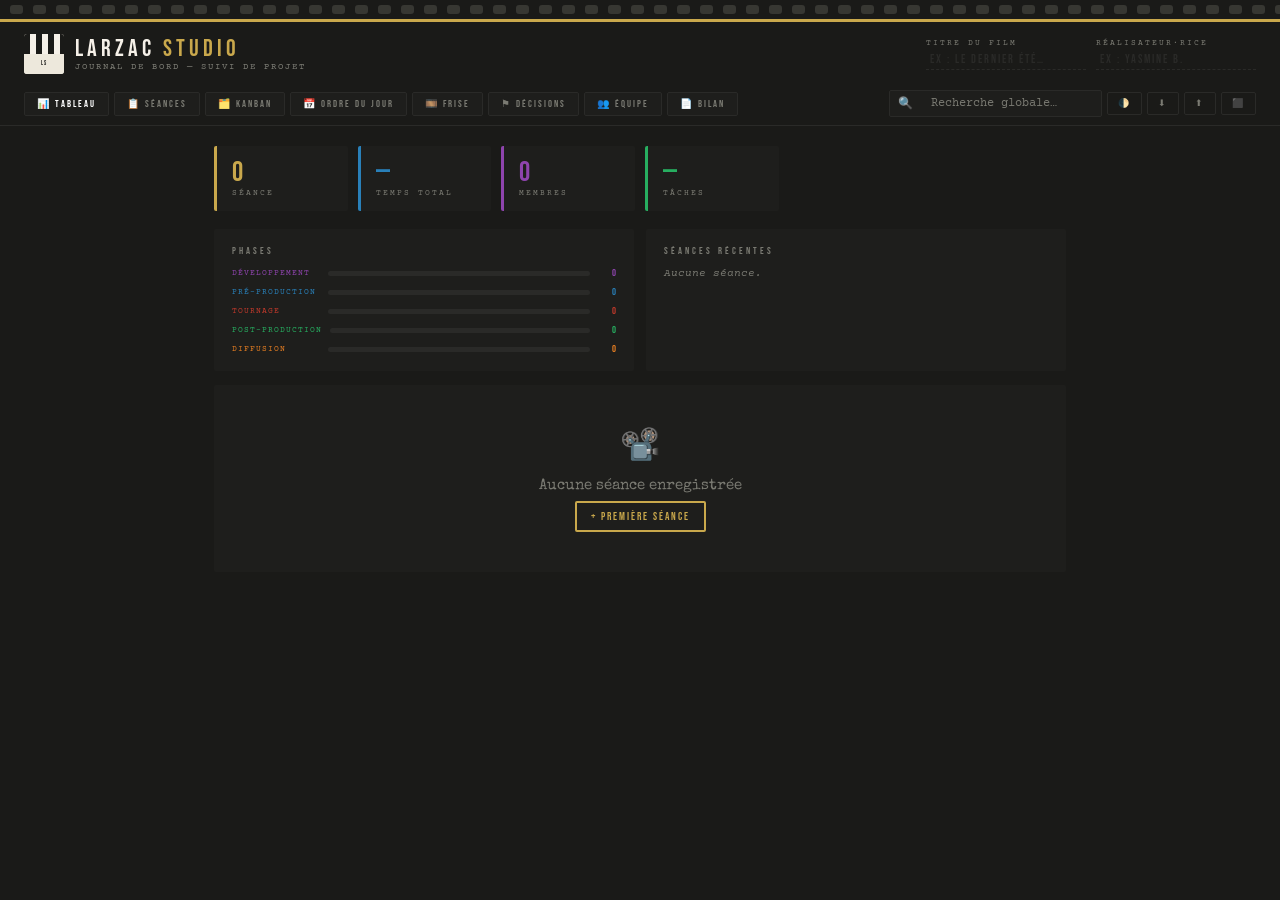
<file: journal.html>
<!DOCTYPE html>
<html lang="fr">
<head>
<meta charset="UTF-8">
<meta name="viewport" content="width=device-width, initial-scale=1.0">
<title>Larzac Studio — Journal de Bord</title>
<link href="https://fonts.googleapis.com/css2?family=Special+Elite&family=Courier+Prime:ital,wght@0,400;0,700;1,400&family=Bebas+Neue&display=swap" rel="stylesheet">
<style>
/* ══ TOKENS ══ */
:root{
  --bg:#1a1a18;--surface:#1e1e1c;--surface2:#2a2a28;
  --cream:#f5f0e8;--paper:#ede8dc;--gold:#c9a84c;--grey:#7a7a72;--lg:#d4cfc5;
  --dev:#8e44ad;--preprod:#2980b9;--tournage:#c0392b;--postprod:#27ae60;--diffusion:#e67e22;
  --text:var(--cream);--text2:var(--grey);--border:#2a2a28;
}
body.light{
  --bg:#e8e3d8;--surface:#f5f0e8;--surface2:#d4cfc5;
  --text:#1a1a18;--text2:#7a7a72;--border:#c0bab0;--paper:#fff;
}
*{box-sizing:border-box;margin:0;padding:0;}
body{background:var(--bg);font-family:'Courier Prime',monospace;color:var(--text);min-height:100vh;transition:background .3s,color .3s;}
a{color:var(--gold);}

/* ── FILMSTRIP ── */
#filmstrip{padding:5px 10px;display:flex;gap:10px;overflow:hidden;border-bottom:3px solid var(--gold);}
.hole{width:13px;height:9px;border-radius:3px;background:var(--grey);opacity:.3;flex-shrink:0;}

/* ── HEADER ── */
#header{padding:12px 24px 8px;display:flex;align-items:center;justify-content:space-between;flex-wrap:wrap;gap:10px;}
.clap{width:40px;height:40px;background:var(--paper);position:relative;border-radius:3px;flex-shrink:0;overflow:hidden;display:flex;align-items:flex-end;}
.clap-s{position:absolute;top:0;left:0;right:0;height:50%;background:repeating-linear-gradient(90deg,#1a1a18 0,#1a1a18 6px,#f5f0e8 6px,#f5f0e8 12px);}
.clap-b{width:100%;height:55%;background:var(--paper);display:flex;align-items:center;justify-content:center;font-family:'Bebas Neue',sans-serif;font-size:6px;color:#1a1a18;letter-spacing:1px;}
#app-title{font-family:'Bebas Neue',sans-serif;font-size:24px;letter-spacing:4px;line-height:1;}
#app-sub{font-size:9px;color:var(--text2);letter-spacing:2px;text-transform:uppercase;margin-top:1px;}
.hf label{font-size:8px;letter-spacing:2px;text-transform:uppercase;color:var(--text2);display:block;margin-bottom:2px;}
.hf input{background:transparent;border:none;border-bottom:1px dashed var(--border);color:var(--gold);font-family:'Bebas Neue',sans-serif;font-size:12px;letter-spacing:2px;outline:none;padding:2px 4px;width:160px;}
.hf input::placeholder{color:var(--border);}

/* ── NAV ── */
#nav{padding:8px 24px;display:flex;gap:5px;flex-wrap:wrap;border-bottom:1px solid var(--border);align-items:center;}
.nav-btn{font-family:'Bebas Neue',sans-serif;letter-spacing:2px;font-size:10px;padding:5px 12px;border:1.5px solid var(--border);background:var(--surface);color:var(--text2);cursor:pointer;border-radius:2px;transition:all .2s;}
.nav-btn.active{color:#fff;}
.nav-sep{flex:1;}
.nav-action{font-family:'Bebas Neue',sans-serif;letter-spacing:2px;font-size:9px;padding:5px 10px;border:1.5px solid var(--border);background:transparent;color:var(--text2);cursor:pointer;border-radius:2px;transition:all .2s;}
.nav-action:hover{border-color:var(--gold);color:var(--gold);}
/* Search bar in nav */
.nav-search{display:flex;align-items:center;gap:0;background:var(--surface);border:1.5px solid var(--border);border-radius:2px;overflow:hidden;}
.nav-search input{background:transparent;border:none;padding:5px 10px;font-family:'Courier Prime',monospace;font-size:12px;color:var(--text);outline:none;width:180px;}
.nav-search input::placeholder{color:var(--text2);}
.nav-search-icon{padding:5px 8px;color:var(--text2);font-size:12px;}

/* ── MAIN ── */
#main{padding:20px 24px 60px;max-width:900px;margin:0 auto;}
.view-hdr{display:flex;align-items:center;justify-content:space-between;margin-bottom:16px;flex-wrap:wrap;gap:8px;}
.view-ttl{font-family:'Bebas Neue',sans-serif;font-size:14px;letter-spacing:3px;color:var(--text);}

/* ── GENERIC PANEL ── */
.panel{background:var(--surface);border-radius:2px;padding:16px 18px;}
.panel-ttl{font-family:'Bebas Neue',sans-serif;font-size:10px;letter-spacing:3px;color:var(--text2);margin-bottom:10px;}

/* ── STATS ── */
.stat-grid{display:grid;grid-template-columns:repeat(auto-fill,minmax(120px,1fr));gap:10px;margin-bottom:18px;}
.stat-card{background:var(--surface);border-radius:2px;padding:13px 15px;border-left:3px solid;}
.stat-val{font-family:'Bebas Neue',sans-serif;font-size:28px;line-height:1;margin-bottom:2px;}
.stat-lbl{font-size:8px;letter-spacing:2px;text-transform:uppercase;color:var(--text2);}
.stat-sub{font-size:9px;color:var(--text2);margin-top:2px;}

/* ── DASH ── */
.dash-row{display:grid;grid-template-columns:1fr 1fr;gap:12px;margin-bottom:12px;}
.phase-rows{display:flex;flex-direction:column;gap:7px;}
.phase-row{display:flex;align-items:center;gap:8px;}
.phase-row-lbl{font-size:8px;letter-spacing:1px;text-transform:uppercase;min-width:88px;color:var(--text2);}
.phase-row-track{flex:1;height:5px;background:var(--surface2);border-radius:3px;overflow:hidden;}
.phase-row-fill{height:100%;border-radius:3px;transition:width .6s;}
.phase-row-count{font-family:'Bebas Neue',sans-serif;font-size:10px;min-width:18px;text-align:right;}
.ls-item{display:flex;align-items:center;gap:8px;padding:6px 0;border-bottom:1px solid var(--border);cursor:pointer;transition:opacity .15s;}
.ls-item:last-child{border-bottom:none;}
.ls-item:hover{opacity:.7;}
.ls-dot{width:7px;height:7px;border-radius:50%;flex-shrink:0;}
.ls-date{font-family:'Bebas Neue',sans-serif;font-size:10px;color:var(--text2);min-width:64px;}
.ls-titre{font-family:'Special Elite',cursive;font-size:12px;color:var(--text);flex:1;}
.ls-phase{font-size:7px;letter-spacing:1px;padding:2px 6px;border-radius:2px;color:#fff;}
/* Predict box */
.predict-box{background:var(--surface2);border-radius:2px;padding:10px 14px;font-size:11px;color:var(--text2);line-height:1.6;margin-top:10px;}
.predict-val{color:var(--gold);font-family:'Bebas Neue',sans-serif;font-size:13px;letter-spacing:1px;}

/* ── SESSIONS ── */
.btn-add{font-family:'Bebas Neue',sans-serif;letter-spacing:2px;font-size:11px;padding:7px 14px;border:2px solid var(--gold);background:transparent;color:var(--gold);cursor:pointer;border-radius:2px;transition:all .2s;}
.btn-add:hover{background:var(--gold);color:#1a1a18;}
.filter-row{display:flex;gap:4px;margin-bottom:12px;flex-wrap:wrap;}
.filter-btn{font-family:'Bebas Neue',sans-serif;letter-spacing:1px;font-size:8px;padding:3px 9px;border:1.5px solid var(--border);background:transparent;color:var(--text2);cursor:pointer;border-radius:2px;transition:all .2s;}
.filter-btn.active{color:#fff;}
.session-card{background:var(--paper);color:#1a1a18;border-radius:2px;margin-bottom:8px;overflow:hidden;box-shadow:0 3px 12px rgba(0,0,0,.25);}
body.light .session-card{box-shadow:0 2px 8px rgba(0,0,0,.1);}
.sc-hdr{display:flex;align-items:center;gap:8px;padding:10px 13px;cursor:pointer;user-select:none;position:relative;}
.sc-bar{position:absolute;left:0;top:0;bottom:0;width:4px;}
.sc-date{font-family:'Bebas Neue',sans-serif;font-size:10px;letter-spacing:1px;color:var(--grey);min-width:72px;padding-left:8px;}
.sc-titre{font-family:'Special Elite',cursive;font-size:13px;color:#1a1a18;flex:1;}
.sc-meta{display:flex;gap:6px;align-items:center;flex-shrink:0;}
.sc-tag{font-size:7px;letter-spacing:1px;text-transform:uppercase;padding:2px 6px;border-radius:2px;color:#fff;}
.sc-chevron{font-size:9px;color:var(--grey);transition:transform .2s;}
.sc-chevron.open{transform:rotate(180deg);}
.sc-body{padding:12px 14px 12px 18px;border-top:1px solid var(--lg);display:none;}
.sc-body.open{display:block;}
.sb-grid{display:grid;grid-template-columns:1fr 1fr;gap:9px 18px;margin-bottom:10px;}
.sb-f label{font-size:8px;letter-spacing:2px;text-transform:uppercase;color:var(--grey);display:block;margin-bottom:2px;}
.sb-f p{font-family:'Special Elite',cursive;font-size:11px;color:#1a1a18;line-height:1.5;min-height:13px;}
.sb-f p.empty{color:var(--lg);font-style:italic;}
.sb-full{grid-column:1/-1;}
.sc-actions{display:flex;gap:6px;margin-top:8px;flex-wrap:wrap;}
.sc-btn{font-family:'Bebas Neue',sans-serif;letter-spacing:2px;font-size:9px;padding:4px 10px;border:1.5px solid;background:transparent;cursor:pointer;border-radius:2px;transition:all .2s;}
/* Tags */
.tag-chip{font-size:9px;padding:1px 7px;border-radius:10px;background:var(--surface2);color:var(--text2);font-family:'Courier Prime',monospace;cursor:pointer;}
.tag-chip:hover{background:var(--gold);color:#1a1a18;}
.tag-chip.sel{background:var(--gold);color:#1a1a18;}
/* Tâches */
.tache-list{display:flex;flex-direction:column;gap:4px;margin-top:3px;}
.tache-item{display:flex;align-items:center;gap:7px;padding:5px 9px;background:#faf9f5;border-radius:2px;border-left:3px solid;}
.tache-stat{font-size:13px;cursor:pointer;background:none;border:none;padding:0;line-height:1;}
.tache-txt{font-size:11px;flex:1;color:#1a1a18;line-height:1.4;}
.tache-txt.done{text-decoration:line-through;color:var(--grey);}
.tache-assign{font-size:8px;color:var(--grey);background:#e8e4d8;padding:2px 6px;border-radius:2px;}
/* Open-tasks banner */
.tasks-banner{background:var(--surface);border-radius:2px;padding:11px 14px;margin-bottom:12px;border-left:3px solid var(--gold);}
.tb-ttl{font-family:'Bebas Neue',sans-serif;font-size:9px;letter-spacing:3px;color:var(--gold);margin-bottom:7px;}
.tb-item{display:flex;align-items:center;gap:7px;font-size:10px;color:var(--text);margin-bottom:4px;}
.tb-session{font-size:9px;color:var(--text2);font-style:italic;}

/* ── KANBAN ── */
.kanban-filters{display:flex;gap:5px;margin-bottom:14px;flex-wrap:wrap;align-items:center;}
.kanban-filter-lbl{font-size:9px;letter-spacing:2px;text-transform:uppercase;color:var(--text2);}
.kanban-board{display:grid;grid-template-columns:repeat(3,1fr);gap:12px;align-items:start;}
.kanban-col{background:var(--surface);border-radius:2px;overflow:hidden;min-height:200px;}
.kanban-col-hdr{padding:10px 14px;font-family:'Bebas Neue',sans-serif;font-size:11px;letter-spacing:3px;display:flex;justify-content:space-between;align-items:center;}
.kanban-col-count{font-size:18px;}
.kanban-cards{padding:8px 8px 12px;display:flex;flex-direction:column;gap:6px;min-height:100px;}
.kanban-cards.drag-over{background:var(--surface2);border-radius:2px;}
.kcard{background:var(--paper);border-radius:2px;padding:9px 11px;cursor:grab;border-left:3px solid;box-shadow:0 2px 8px rgba(0,0,0,.2);}
body.light .kcard{box-shadow:0 1px 4px rgba(0,0,0,.1);}
.kcard:active{cursor:grabbing;opacity:.8;}
.kcard.dragging{opacity:.4;}
.kcard-txt{font-family:'Special Elite',cursive;font-size:12px;color:#1a1a18;margin-bottom:5px;line-height:1.4;}
.kcard-meta{display:flex;gap:5px;align-items:center;flex-wrap:wrap;}
.kcard-assign{font-size:8px;background:#e8e4d8;color:var(--grey);padding:2px 6px;border-radius:2px;}
.kcard-session{font-size:8px;color:var(--grey);font-style:italic;}
.kanban-empty{text-align:center;padding:20px 10px;color:var(--text2);font-size:10px;font-style:italic;border:1.5px dashed var(--border);border-radius:2px;margin:0 8px;}

/* ── AGENDA ── */
.agenda-grid{display:grid;grid-template-columns:1fr 1fr;gap:14px;}
.agenda-form-card{background:var(--paper);border-radius:2px;padding:18px 20px;color:#1a1a18;}
.agenda-auto-card{background:var(--surface);border-radius:2px;padding:16px 18px;}
.agenda-ttl{font-family:'Bebas Neue',sans-serif;font-size:12px;letter-spacing:3px;margin-bottom:14px;}
.agenda-field{margin-bottom:12px;}
.agenda-label{font-size:8px;letter-spacing:2px;text-transform:uppercase;color:var(--grey);display:block;margin-bottom:3px;}
.agenda-input{width:100%;background:transparent;border:none;border-bottom:2px solid var(--lg);padding:5px 3px;font-family:'Courier Prime',monospace;font-size:12px;color:#1a1a18;outline:none;}
.agenda-ta{width:100%;background:transparent;border:none;border-bottom:2px solid var(--lg);padding:5px 3px;font-family:'Courier Prime',monospace;font-size:12px;color:#1a1a18;outline:none;resize:none;min-height:70px;line-height:1.5;}
.agenda-save{font-family:'Bebas Neue',sans-serif;letter-spacing:2px;font-size:11px;padding:8px 18px;border:none;background:var(--gold);color:#1a1a18;cursor:pointer;border-radius:2px;margin-top:4px;}
.agenda-item{display:flex;gap:7px;align-items:flex-start;padding:7px 0;border-bottom:1px solid var(--border);font-size:11px;color:var(--text);}
.agenda-item:last-child{border-bottom:none;}
.agenda-item-icon{flex-shrink:0;margin-top:1px;}

/* ── SEARCH ── */
.search-bar-big{display:flex;gap:8px;margin-bottom:18px;}
.search-bar-big input{flex:1;background:var(--surface);border:1.5px solid var(--border);border-radius:2px;padding:10px 14px;font-family:'Courier Prime',monospace;font-size:14px;color:var(--text);outline:none;}
.search-bar-big input:focus{border-color:var(--gold);}
.search-results{display:flex;flex-direction:column;gap:6px;}
.sr-item{background:var(--surface);border-radius:2px;padding:12px 16px;cursor:pointer;border-left:3px solid var(--gold);transition:opacity .15s;}
.sr-item:hover{opacity:.8;}
.sr-type{font-size:8px;letter-spacing:2px;text-transform:uppercase;color:var(--text2);margin-bottom:4px;}
.sr-text{font-family:'Special Elite',cursive;font-size:13px;color:var(--text);line-height:1.4;margin-bottom:3px;}
.sr-meta{font-size:9px;color:var(--text2);}
mark{background:var(--gold);color:#1a1a18;border-radius:2px;padding:0 2px;}
.search-empty{text-align:center;padding:40px 20px;color:var(--text2);font-size:12px;font-style:italic;}

/* ── DECISIONS ── */
.dv-search{margin-bottom:12px;}
.dv-search input{width:100%;background:var(--surface);border:1.5px solid var(--border);border-radius:2px;padding:9px 13px;font-family:'Courier Prime',monospace;font-size:13px;color:var(--text);outline:none;}
.dv-search input:focus{border-color:var(--gold);}
.decision-item{background:var(--surface);border-radius:2px;padding:13px 16px;margin-bottom:7px;border-left:3px solid var(--gold);}
.di-meta{display:flex;gap:7px;align-items:center;margin-bottom:5px;flex-wrap:wrap;}
.di-date{font-family:'Bebas Neue',sans-serif;font-size:9px;letter-spacing:2px;color:var(--text2);}
.di-session{font-family:'Special Elite',cursive;font-size:10px;color:var(--text2);}
.di-ph{font-size:7px;letter-spacing:1px;padding:2px 6px;border-radius:2px;color:#fff;}
.di-txt{font-family:'Special Elite',cursive;font-size:14px;color:var(--text);line-height:1.5;}
.di-num{font-family:'Bebas Neue',sans-serif;font-size:10px;letter-spacing:2px;color:var(--gold);margin-right:6px;}

/* ── PARTICIPANTS ── */
.pv-grid{display:grid;grid-template-columns:repeat(auto-fill,minmax(190px,1fr));gap:10px;margin-bottom:20px;}
.pv-card{background:var(--surface);border-radius:2px;overflow:hidden;}
.pv-top{padding:12px 14px 8px;}
.pv-name{font-family:'Bebas Neue',sans-serif;font-size:17px;letter-spacing:2px;color:var(--text);margin-bottom:1px;}
.pv-pct{font-size:9px;}
.pv-bar{height:3px;background:var(--surface2);margin:8px 14px 0;}
.pv-bar-fill{height:100%;border-radius:2px;}
.pv-body{padding:8px 14px 12px;}
.pv-row{display:flex;justify-content:space-between;font-size:9px;margin-bottom:4px;}
.pv-k{color:var(--text2);}
.pv-v{color:var(--text);font-family:'Bebas Neue',sans-serif;letter-spacing:1px;}
.pv-phases{display:flex;gap:3px;flex-wrap:wrap;margin-top:6px;}
.pv-ph{font-size:7px;padding:2px 6px;border-radius:2px;color:#fff;}
.absence-alert{background:#2a1414;border:1px solid var(--tournage);border-radius:2px;padding:9px 13px;margin-bottom:8px;display:flex;gap:8px;align-items:center;font-size:11px;color:#e88;}

/* ── BILAN / RAPPORT ── */
.bilan-cover{background:var(--surface);border-radius:2px;padding:30px 28px;margin-bottom:16px;border-left:4px solid var(--gold);}
.bilan-cover-film{font-family:'Bebas Neue',sans-serif;font-size:36px;letter-spacing:4px;color:var(--text);line-height:1;margin-bottom:6px;}
.bilan-cover-sub{font-size:10px;letter-spacing:3px;text-transform:uppercase;color:var(--text2);}
.bilan-section{margin-bottom:18px;}
.bilan-section-ttl{font-family:'Bebas Neue',sans-serif;font-size:11px;letter-spacing:4px;color:var(--gold);border-bottom:1px solid var(--border);padding-bottom:5px;margin-bottom:12px;}
.bilan-decision{background:var(--surface2);border-radius:2px;padding:8px 12px;margin-bottom:5px;font-family:'Special Elite',cursive;font-size:12px;color:var(--text);line-height:1.5;}

/* ── TIMELINE ── */
.timeline{position:relative;padding-left:30px;}
.tl-line{position:absolute;left:10px;top:0;bottom:0;width:2px;background:linear-gradient(to bottom,var(--gold),var(--border));}
.tl-item{position:relative;margin-bottom:20px;}
.tl-dot{position:absolute;left:-24px;width:13px;height:13px;border-radius:50%;top:4px;border:2px solid;z-index:1;}
.tl-date{font-family:'Bebas Neue',sans-serif;font-size:8px;letter-spacing:2px;color:var(--text2);margin-bottom:2px;}
.tl-card{background:var(--surface);border-radius:2px;padding:10px 14px;cursor:pointer;transition:opacity .15s;}
.tl-card:hover{opacity:.8;}
.tl-card-ttl{font-family:'Special Elite',cursive;font-size:13px;color:var(--text);margin-bottom:4px;}
.tl-tags{display:flex;gap:4px;flex-wrap:wrap;margin-bottom:4px;}
.tl-tag{font-size:7px;padding:2px 6px;border-radius:2px;color:#fff;}
.tl-excerpt{font-size:10px;color:var(--text2);line-height:1.5;font-style:italic;}

/* ── FORM MODAL ── */
#form-overlay{display:none;position:fixed;inset:0;background:rgba(0,0,0,.88);z-index:1000;align-items:flex-start;justify-content:center;padding:16px;overflow-y:auto;}
#form-overlay.open{display:flex;}
#form-modal{background:var(--paper);color:#1a1a18;border-radius:2px;max-width:640px;width:100%;box-shadow:0 20px 60px rgba(0,0,0,.7);margin:auto;}
.form-hdr{background:#1a1a18;color:var(--cream);padding:12px 20px;display:flex;justify-content:space-between;align-items:center;}
.form-hdr-ttl{font-family:'Bebas Neue',sans-serif;font-size:15px;letter-spacing:3px;}
.form-close{background:none;border:none;color:var(--grey);cursor:pointer;font-size:18px;}
.form-body{padding:18px 20px;max-height:76vh;overflow-y:auto;}
.fr{margin-bottom:13px;}
.fr2{display:grid;grid-template-columns:1fr 1fr;gap:10px;margin-bottom:13px;}
.fr3{display:grid;grid-template-columns:1fr 1fr 1fr;gap:8px;margin-bottom:13px;}
.fl{font-size:8px;letter-spacing:2px;text-transform:uppercase;color:var(--grey);display:block;margin-bottom:3px;}
.fi{width:100%;background:transparent;border:none;border-bottom:2px solid var(--lg);padding:5px 3px;font-family:'Courier Prime',monospace;font-size:12px;color:#1a1a18;outline:none;transition:border-color .2s;}
.fi:focus{border-bottom-color:var(--gold);}
.fta{width:100%;background:transparent;border:none;border-bottom:2px solid var(--lg);padding:5px 3px;font-family:'Courier Prime',monospace;font-size:11px;color:#1a1a18;outline:none;resize:none;min-height:50px;line-height:1.5;display:block;transition:border-color .2s;}
.fta:focus{border-bottom-color:var(--gold);}
.phase-btns{display:flex;flex-wrap:wrap;gap:4px;margin-top:3px;}
.phase-btn{font-family:'Courier Prime',monospace;font-size:9px;padding:4px 8px;border:1.5px solid var(--lg);border-radius:2px;background:transparent;color:#1a1a18;cursor:pointer;transition:all .15s;}
.phase-btn.sel{color:#fff;font-weight:700;}
.humeur-btns{display:flex;gap:6px;margin-top:3px;}
.humeur-btn{font-size:19px;cursor:pointer;padding:3px;border-radius:50%;border:2px solid transparent;transition:all .15s;}
.humeur-btn.sel{border-color:var(--gold);background:#fffcf0;}
.ptag{display:inline-flex;align-items:center;gap:3px;background:#1a1a18;color:var(--cream);font-size:9px;padding:2px 8px;border-radius:2px;font-family:'Courier Prime',monospace;}
.ptag-x{background:none;border:none;color:var(--grey);cursor:pointer;font-size:11px;line-height:1;padding:0;}
.p-add-row{display:flex;gap:5px;margin-top:4px;position:relative;}
.p-add-row input{flex:1;}
.p-add-row button,.t-add-row button{font-family:'Bebas Neue',sans-serif;letter-spacing:1px;font-size:9px;padding:4px 9px;border:1.5px solid var(--gold);background:transparent;color:var(--gold);cursor:pointer;border-radius:2px;white-space:nowrap;}
.autocomplete-list{position:absolute;top:100%;left:0;right:60px;background:var(--paper);border:1px solid var(--lg);border-radius:0 0 2px 2px;z-index:100;box-shadow:0 4px 12px rgba(0,0,0,.15);max-height:120px;overflow-y:auto;}
.autocomplete-item{padding:6px 10px;font-size:11px;cursor:pointer;color:#1a1a18;border-bottom:1px solid var(--lg);}
.autocomplete-item:last-child{border-bottom:none;}
.autocomplete-item:hover{background:#fff8e8;}
.tache-form-list{display:flex;flex-direction:column;gap:4px;margin-bottom:6px;}
.tfi{display:flex;align-items:center;gap:6px;padding:5px 9px;background:#faf9f5;border-radius:2px;border-left:3px solid var(--gold);}
.tfi-stat{font-size:12px;cursor:pointer;background:none;border:none;padding:0;}
.tfi-txt{flex:1;font-size:11px;color:#1a1a18;}
.tfi-txt.done{text-decoration:line-through;color:var(--grey);}
.tfi-assign{font-size:8px;color:var(--grey);background:#e8e4d8;padding:2px 5px;border-radius:2px;}
.tfi-del{background:none;border:none;color:#ccc;cursor:pointer;font-size:13px;line-height:1;padding:0;}
.tfi-del:hover{color:var(--tournage);}
.t-add-row{display:flex;gap:5px;align-items:stretch;}
.t-add-row input{flex:2;}
.t-add-row select{flex:1;background:var(--paper);border:none;border-bottom:2px solid var(--lg);font-family:'Courier Prime',monospace;font-size:11px;color:#1a1a18;outline:none;}
.perso-tag-chip{display:inline-flex;align-items:center;gap:3px;background:var(--preprod);color:#fff;font-size:9px;padding:2px 8px;border-radius:2px;}
.perso-tag-x{background:none;border:none;color:rgba(255,255,255,.7);cursor:pointer;font-size:11px;line-height:1;padding:0;}
.tag-input-wrap{display:flex;flex-wrap:wrap;gap:4px;margin-top:3px;align-items:center;}
.tag-input-wrap input{border:none;border-bottom:1px dashed var(--lg);background:transparent;font-family:'Courier Prime',monospace;font-size:11px;color:#1a1a18;outline:none;padding:2px 3px;width:120px;}
.form-sep{height:1px;background:var(--lg);margin:12px 0;}
.form-sec-lbl{font-family:'Bebas Neue',sans-serif;font-size:9px;letter-spacing:3px;color:var(--grey);margin-bottom:9px;}
.continuity-alert{background:#fffcf0;border:1px solid var(--gold);border-left:3px solid var(--gold);border-radius:2px;padding:9px 12px;margin-bottom:12px;}
.ca-ttl{font-family:'Bebas Neue',sans-serif;font-size:9px;letter-spacing:3px;color:var(--gold);margin-bottom:6px;}
.ca-item{font-size:10px;color:#5a4a1a;line-height:1.5;margin-bottom:2px;display:flex;gap:5px;}
.form-footer{padding:11px 20px;border-top:1px solid var(--lg);display:flex;justify-content:space-between;gap:8px;}
.form-footer .right{display:flex;gap:7px;margin-left:auto;}
.f-btn-cancel{font-family:'Bebas Neue',sans-serif;letter-spacing:2px;font-size:10px;padding:7px 13px;border:1.5px solid #bbb;background:transparent;color:var(--grey);cursor:pointer;border-radius:2px;}
.f-btn-save{font-family:'Bebas Neue',sans-serif;letter-spacing:2px;font-size:10px;padding:7px 16px;border:none;background:var(--gold);color:#1a1a18;cursor:pointer;border-radius:2px;font-weight:700;}
.f-btn-del{font-family:'Bebas Neue',sans-serif;letter-spacing:2px;font-size:10px;padding:7px 12px;border:1.5px solid var(--tournage);background:transparent;color:var(--tournage);cursor:pointer;border-radius:2px;}

/* ── PRINT ── */
@media print{
  #filmstrip,#header,#nav,#form-overlay{display:none!important;}
  #main{padding:0;max-width:100%;}
  .sc-body{display:block!important;}
  .sc-actions,.btn-add,.filter-row,.tasks-banner{display:none!important;}
  .session-card{page-break-inside:avoid;box-shadow:none!important;}
  body{background:white;}
}
@media(max-width:640px){
  #main{padding:12px;}
  .dash-row,.kanban-board,.agenda-grid,.sb-grid,.fr2,.fr3{grid-template-columns:1fr;}
  .stat-grid{grid-template-columns:repeat(2,1fr);}
  .pv-grid{grid-template-columns:1fr 1fr;}
}
</style>
</head>
<body>

<div id="filmstrip"></div>

<div id="header">
  <div style="display:flex;align-items:center;gap:11px;">
    <div class="clap"><div class="clap-s"></div><div class="clap-b">LS</div></div>
    <div>
      <div id="app-title">LARZAC <span style="color:var(--gold)">STUDIO</span></div>
      <div id="app-sub">Journal de bord — Suivi de projet</div>
    </div>
  </div>
  <div style="display:flex;gap:10px;flex-wrap:wrap;align-items:flex-end;">
    <div class="hf"><label>Titre du film</label><input id="film-title" type="text" placeholder="Ex : Le Dernier Été…" oninput="saveConfig()"></div>
    <div class="hf"><label>Réalisateur·rice</label><input id="film-real" type="text" placeholder="Ex : Yasmine B." oninput="saveConfig()"></div>
  </div>
</div>

<div id="nav">
  <button class="nav-btn active" id="nav-dash" onclick="go('dash')">📊 Tableau</button>
  <button class="nav-btn" id="nav-sessions" onclick="go('sessions')">📋 Séances</button>
  <button class="nav-btn" id="nav-kanban" onclick="go('kanban')">🗂️ Kanban</button>
  <button class="nav-btn" id="nav-agenda" onclick="go('agenda')">📅 Ordre du jour</button>
  <button class="nav-btn" id="nav-timeline" onclick="go('timeline')">🎞️ Frise</button>
  <button class="nav-btn" id="nav-decisions" onclick="go('decisions')">⚑ Décisions</button>
  <button class="nav-btn" id="nav-participants" onclick="go('participants')">👥 Équipe</button>
  <button class="nav-btn" id="nav-bilan" onclick="go('bilan')">📄 Bilan</button>
  <div class="nav-sep"></div>
  <div class="nav-search"><span class="nav-search-icon">🔍</span><input id="global-search" type="text" placeholder="Recherche globale…" oninput="globalSearch(this.value)"></div>
  <button class="nav-action" onclick="toggleTheme()">🌓</button>
  <button class="nav-action" onclick="exportJSON()">⬇</button>
  <button class="nav-action" onclick="document.getElementById('import-input').click()">⬆</button>
  <input id="import-input" type="file" accept=".json" style="display:none" onchange="importJSON(this)">
  <button class="nav-action" onclick="window.print()">⬛</button>
</div>

<div id="main"></div>

<!-- FORM MODAL -->
<div id="form-overlay" onclick="closeFormIfBg(event)">
  <div id="form-modal">
    <div class="form-hdr">
      <span class="form-hdr-ttl" id="f-title-lbl">NOUVELLE SÉANCE</span>
      <button class="form-close" onclick="closeForm()">✕</button>
    </div>
    <div class="form-body" id="form-inner"></div>
    <div class="form-footer">
      <button class="f-btn-del" id="f-btn-del" onclick="delSession()" style="display:none">Supprimer</button>
      <div class="right">
        <button class="f-btn-cancel" onclick="closeForm()">Annuler</button>
        <button class="f-btn-save" onclick="saveSession()">Enregistrer</button>
      </div>
    </div>
  </div>
</div>

<script>
// ════════════════════════════════════════════
// CONSTANTS
// ════════════════════════════════════════════
const PHASES=[
  {id:"dev",label:"Développement",hex:"#8e44ad"},
  {id:"preprod",label:"Pré-production",hex:"#2980b9"},
  {id:"tournage",label:"Tournage",hex:"#c0392b"},
  {id:"postprod",label:"Post-production",hex:"#27ae60"},
  {id:"diffusion",label:"Diffusion",hex:"#e67e22"},
];
const PM={};PHASES.forEach(p=>PM[p.id]=p);
const HS={"🔥":5,"😄":4,"😐":3,"😓":2,"💀":1};
const HC={"🔥":"#e74c3c","😄":"#27ae60","😐":"#7f8c8d","😓":"#e67e22","💀":"#2c3e50"};
const SI={"todo":"☐","doing":"◑","done":"☑"};
const SC={"todo":"#bbb","doing":"#e67e22","done":"#27ae60"};
const SN={"todo":"doing","doing":"done","done":"todo"};

// ════════════════════════════════════════════
// STATE
// ════════════════════════════════════════════
let S={
  sessions:[],vue:"dash",
  filterPhase:"all",filterTag:"",
  editIdx:null,
  fPhase:"preprod",fHumeur:"😄",fParticipants:[],fTaches:[],fPersos:[],fTags:[],
  dvSearch:"",srQ:"",
  kanbanAssignee:"all",
  dragTask:null, // {sIdx,tIdx}
  themeLight:false,
};
let CONFIG={filmTitle:"",filmReal:""};
let AGENDA={date:"",heure:"",lieu:"",points:"",attendus:""};

// ════════════════════════════════════════════
// PERSISTENCE
// ════════════════════════════════════════════
function save(){localStorage.setItem("ls3_s",JSON.stringify(S.sessions));}
function saveConfig(){
  CONFIG.filmTitle=document.getElementById("film-title").value;
  CONFIG.filmReal=document.getElementById("film-real").value;
  localStorage.setItem("ls3_cfg",JSON.stringify(CONFIG));
}
function saveAgenda(){localStorage.setItem("ls3_agenda",JSON.stringify(AGENDA));}
function load(){
  try{
    const s=localStorage.getItem("ls3_s");if(s)S.sessions=JSON.parse(s);
    const c=localStorage.getItem("ls3_cfg");if(c){CONFIG=JSON.parse(c);
      document.getElementById("film-title").value=CONFIG.filmTitle||"";
      document.getElementById("film-real").value=CONFIG.filmReal||"";
    }
    const a=localStorage.getItem("ls3_agenda");if(a)AGENDA=JSON.parse(a);
    const t=localStorage.getItem("ls3_theme");if(t==="light"){S.themeLight=true;document.body.classList.add("light");}
  }catch(e){}
}

// ════════════════════════════════════════════
// HELPERS
// ════════════════════════════════════════════
const today=()=>new Date().toISOString().slice(0,10);
const fmtDate=d=>{if(!d)return"—";return new Date(d+"T00:00:00").toLocaleDateString("fr-FR",{day:"numeric",month:"short",year:"numeric"});};
function parseMins(s){if(!s)return 0;let m=0;const h=s.match(/(\d+)\s*h/i);if(h)m+=+h[1]*60;const mn=s.match(/(\d+)\s*m/i);if(mn)m+=+mn[1];if(!h&&!mn){const n=+s;if(!isNaN(n))m=n;}return m;}
function minsStr(m){if(!m)return"";const h=Math.floor(m/60),mn=m%60;return h?(h+"h"+(mn?mn+"min":"")):(mn+"min");}
const allParts=()=>{const s=new Set();S.sessions.forEach(ss=>(ss.participants||[]).forEach(p=>s.add(p)));return[...s].sort();};
const allPersos=()=>{const s=new Set();S.sessions.forEach(ss=>(ss.persosMentionnes||[]).forEach(p=>s.add(p)));return[...s].sort();};
const allTags=()=>{const s=new Set();S.sessions.forEach(ss=>(ss.tags||[]).forEach(t=>s.add(t)));return[...s].sort();};
const lastSess=()=>S.sessions.slice().sort((a,b)=>b.date.localeCompare(a.date))[0]||null;
const flatTasks=()=>S.sessions.flatMap((ss,si)=>(ss.taches||[]).map((t,ti)=>({...t,sIdx:si,tIdx:ti,sessionTitre:ss.titre,sessionDate:ss.date})));
function hl(text,q){if(!q||!text)return text||"";const r=new RegExp(`(${q.replace(/[.*+?^${}()|[\]\\]/g,"\\$&")})`,"gi");return text.replace(r,"<mark>$1</mark>");}

// ════════════════════════════════════════════
// EXPORT / IMPORT
// ════════════════════════════════════════════
function exportJSON(){
  const blob=new Blob([JSON.stringify({config:CONFIG,sessions:S.sessions,agenda:AGENDA,v:3,exported:new Date().toISOString()},null,2)],{type:"application/json"});
  const a=document.createElement("a");a.href=URL.createObjectURL(blob);
  a.download=`larzac_studio_${(CONFIG.filmTitle||"projet").replace(/\s+/g,"_")}_${today()}.json`;a.click();
}
function importJSON(inp){
  const f=inp.files[0];if(!f)return;
  const r=new FileReader();r.onload=e=>{try{
    const d=JSON.parse(e.target.result);
    if(d.sessions){S.sessions=d.sessions;save();}
    if(d.config){CONFIG=d.config;document.getElementById("film-title").value=CONFIG.filmTitle||"";document.getElementById("film-real").value=CONFIG.filmReal||"";}
    if(d.agenda)AGENDA=d.agenda;
    render();
  }catch{alert("Fichier invalide.");}};r.readAsText(f);inp.value="";
}
function toggleTheme(){
  S.themeLight=!S.themeLight;document.body.classList.toggle("light",S.themeLight);
  localStorage.setItem("ls3_theme",S.themeLight?"light":"dark");
}

// ════════════════════════════════════════════
// NAVIGATION
// ════════════════════════════════════════════
function go(v){
  S.vue=v;
  document.querySelectorAll(".nav-btn").forEach(b=>b.classList.remove("active"));
  const nb=document.getElementById("nav-"+v);if(nb)nb.classList.add("active");
  render();
}
function globalSearch(q){
  S.srQ=q;if(q.length>0)go("search");else render();
}
function render(){
  const m=document.getElementById("main");
  const views={dash:renderDash,sessions:renderSessions,kanban:renderKanban,agenda:renderAgenda,
    timeline:renderTimeline,decisions:renderDecisions,participants:renderParticipants,
    bilan:renderBilan,search:renderSearch};
  m.innerHTML=(views[S.vue]||renderDash)();
}

// ════════════════════════════════════════════
// DASHBOARD
// ════════════════════════════════════════════
function renderDash(){
  const ss=S.sessions;const n=ss.length;
  const totalMin=ss.reduce((a,s)=>a+parseMins(s.duree),0);
  const nbPart=new Set(ss.flatMap(s=>s.participants||[])).size;
  const allT=flatTasks();const done=allT.filter(t=>t.statut==="done").length;
  const phases={};PHASES.forEach(p=>{phases[p.id]=ss.filter(s=>s.phase===p.id).length;});
  const maxPh=Math.max(...Object.values(phases),1);
  const recent=ss.slice().sort((a,b)=>b.date.localeCompare(a.date)).slice(0,5);
  const humSess=ss.filter(s=>s.humeur&&HS[s.humeur]).sort((a,b)=>a.date.localeCompare(b.date)).slice(-16);

  // Predictive stats
  let predictHtml="";
  if(n>=3){
    const sorted=ss.slice().sort((a,b)=>a.date.localeCompare(b.date));
    const d0=new Date(sorted[0].date+"T00:00:00"),d1=new Date(sorted[n-1].date+"T00:00:00");
    const weeksElapsed=Math.max((d1-d0)/(7*24*3600*1000),0.5);
    const rate=(n/weeksElapsed).toFixed(1);
    const avgMin=Math.round(totalMin/n);
    const nextMs=d1.getTime()+(weeksElapsed/n)*7*24*3600*1000;
    const nextDate=new Date(nextMs).toLocaleDateString("fr-FR",{day:"numeric",month:"short"});
    predictHtml=`<div class="predict-box">
      Rythme : <span class="predict-val">${rate} séance${rate>1?"s":""}/semaine</span> · Durée moy. <span class="predict-val">${minsStr(avgMin)||"?"}</span><br>
      Prochaine séance estimée : <span class="predict-val">${nextDate}</span>
    </div>`;
  }

  return`
  <div class="stat-grid">
    <div class="stat-card" style="border-color:var(--gold)"><div class="stat-val" style="color:var(--gold)">${n}</div><div class="stat-lbl">Séance${n>1?"s":""}</div></div>
    <div class="stat-card" style="border-color:var(--preprod)"><div class="stat-val" style="color:var(--preprod)">${minsStr(totalMin)||"—"}</div><div class="stat-lbl">Temps total</div></div>
    <div class="stat-card" style="border-color:var(--dev)"><div class="stat-val" style="color:var(--dev)">${nbPart}</div><div class="stat-lbl">Membres</div></div>
    <div class="stat-card" style="border-color:var(--postprod)"><div class="stat-val" style="color:var(--postprod)">${allT.length?`${done}/${allT.length}`:"—"}</div><div class="stat-lbl">Tâches</div></div>
  </div>

  <div class="dash-row">
    <div class="panel">
      <div class="panel-ttl">PHASES</div>
      <div class="phase-rows">${PHASES.map(p=>`<div class="phase-row">
        <div class="phase-row-lbl" style="color:${p.hex}">${p.label}</div>
        <div class="phase-row-track"><div class="phase-row-fill" style="width:${n?Math.round(phases[p.id]/maxPh*100):0}%;background:${p.hex}"></div></div>
        <div class="phase-row-count" style="color:${p.hex}">${phases[p.id]}</div>
      </div>`).join("")}</div>
      ${predictHtml}
    </div>
    <div class="panel">
      <div class="panel-ttl">${humSess.length>=2?"ÉNERGIE DU GROUPE":"SÉANCES RÉCENTES"}</div>
      ${humSess.length>=2?buildHumeurChart(humSess):
        (recent.length?recent.map(s=>{const p=PM[s.phase]||PHASES[0];return`<div class="ls-item" onclick="go('sessions')">
          <div class="ls-dot" style="background:${p.hex}"></div>
          <div class="ls-date">${fmtDate(s.date)}</div>
          <div class="ls-titre">${s.titre||"Sans titre"} ${s.humeur||""}</div>
          <div class="ls-phase" style="background:${p.hex}">${p.label}</div>
        </div>`}).join(""):"<div style='color:var(--text2);font-size:11px;font-style:italic;'>Aucune séance.</div>")}
    </div>
  </div>

  ${humSess.length>=2&&recent.length?`<div class="panel">
    <div class="panel-ttl">SÉANCES RÉCENTES</div>
    ${recent.map(s=>{const p=PM[s.phase]||PHASES[0];return`<div class="ls-item" onclick="go('sessions')">
      <div class="ls-dot" style="background:${p.hex}"></div>
      <div class="ls-date">${fmtDate(s.date)}</div>
      <div class="ls-titre">${s.titre||"Sans titre"} ${s.humeur||""}</div>
      <div class="ls-phase" style="background:${p.hex}">${p.label}</div>
    </div>`}).join("")}
  </div>`:""}

  ${!n?`<div style="text-align:center;padding:40px;background:var(--surface);border-radius:2px;color:var(--text2);margin-top:14px;">
    <div style="font-size:32px;margin-bottom:12px;">📽️</div>
    <div style="font-family:'Special Elite',cursive;font-size:15px;margin-bottom:8px;">Aucune séance enregistrée</div>
    <button class="btn-add" onclick="go('sessions');openForm(null)">+ Première séance</button>
  </div>`:""}`;
}

function buildHumeurChart(sessions){
  const W=300,H=100,PX=14,PY=12;const n=sessions.length;
  const scores=sessions.map(s=>HS[s.humeur]||3);
  const xStep=(W-PX*2)/(n-1||1);const yS=(H-PY*2)/4;
  const pts=scores.map((sc,i)=>({x:PX+i*xStep,y:PY+(5-sc)*yS,h:sessions[i].humeur,d:sessions[i].date,t:sessions[i].titre}));
  const lp=pts.map(p=>`${p.x.toFixed(1)},${p.y.toFixed(1)}`).join(" L ");
  const fill=`M${pts[0].x.toFixed(1)},${H} L ${lp} L ${pts[n-1].x.toFixed(1)},${H} Z`;
  const dots=pts.map(p=>`<circle cx="${p.x.toFixed(1)}" cy="${p.y.toFixed(1)}" r="4" fill="${HC[p.h]||"#666"}" stroke="var(--surface)" stroke-width="2"><title>${p.t||fmtDate(p.d)} ${p.h}</title></circle>`).join("");
  const ylbls=["💀","😓","😐","😄","🔥"].map((e,i)=>`<text x="2" y="${(PY+(4-i)*yS+3).toFixed(1)}" font-size="8" fill="var(--text2)">${e}</text>`).join("");
  return`<svg viewBox="0 0 ${W} ${H+2}" style="width:100%;display:block;">
    <defs><linearGradient id="hg" x1="0" y1="0" x2="0" y2="1">
      <stop offset="0%" stop-color="${HC[sessions[scores.indexOf(Math.max(...scores))].humeur]}" stop-opacity="0.35"/>
      <stop offset="100%" stop-color="var(--surface)" stop-opacity="0"/>
    </linearGradient></defs>
    <path d="${fill}" fill="url(#hg)"/>
    <path d="M ${lp}" fill="none" stroke="var(--gold)" stroke-width="1.5" stroke-linejoin="round"/>
    ${ylbls}${dots}
    <text x="${pts[0].x.toFixed(1)}" y="${H}" font-size="7" fill="var(--text2)" text-anchor="middle">${fmtDate(sessions[0].date).slice(0,6)}</text>
    <text x="${pts[n-1].x.toFixed(1)}" y="${H}" font-size="7" fill="var(--text2)" text-anchor="middle">${fmtDate(sessions[n-1].date).slice(0,6)}</text>
  </svg>`;
}

// ════════════════════════════════════════════
// SESSIONS
// ════════════════════════════════════════════
function renderSessions(){
  const tags=allTags();
  const filtered=S.sessions.filter(s=>{
    if(S.filterPhase!=="all"&&s.phase!==S.filterPhase)return false;
    if(S.filterTag&&!(s.tags||[]).includes(S.filterTag))return false;
    return true;
  }).slice().sort((a,b)=>b.date.localeCompare(a.date));

  const openT=flatTasks().filter(t=>t.statut!=="done");
  const banner=openT.length?`<div class="tasks-banner">
    <div class="tb-ttl">TÂCHES EN COURS — ${openT.length}</div>
    ${openT.slice(0,4).map(t=>`<div class="tb-item">
      <span style="color:${SC[t.statut]}">${SI[t.statut]}</span>
      <span style="flex:1">${t.texte}</span>
      ${t.assignee?`<span style="font-size:8px;background:var(--surface2);color:var(--text2);padding:2px 6px;border-radius:2px;">${t.assignee}</span>`:""}
      <span class="tb-session">${t.sessionTitre||fmtDate(t.sessionDate)}</span>
    </div>`).join("")}
    ${openT.length>4?`<div style="font-size:9px;color:var(--text2);font-style:italic;">+${openT.length-4} autres</div>`:""}
  </div>`:"";

  return`<div class="view-hdr">
    <div class="view-ttl">${CONFIG.filmTitle?CONFIG.filmTitle+" — ":""}SÉANCES · ${filtered.length}</div>
    <button class="btn-add" onclick="openForm(null)">+ Nouvelle séance</button>
  </div>
  ${banner}
  <div class="filter-row">
    <button class="filter-btn${S.filterPhase==="all"?" active":""}" style="${S.filterPhase==="all"?"background:var(--gold);border-color:var(--gold);color:#1a1a18":""}" onclick="setFilter('all','')">Toutes</button>
    ${PHASES.map(p=>`<button class="filter-btn${S.filterPhase===p.id?" active":""}" style="${S.filterPhase===p.id?`background:${p.hex};border-color:${p.hex};color:#fff`:""}" onclick="setFilter('${p.id}','')">${p.label}</button>`).join("")}
    ${tags.length?tags.map(t=>`<button class="filter-btn${S.filterTag===t?" active":""}" style="${S.filterTag===t?"background:var(--surface2);border-color:var(--gold);color:var(--gold)":""}" onclick="setFilter('all','${t}')">#${t}</button>`).join(""):""}
  </div>
  ${filtered.length?filtered.map(s=>renderCard(s,S.sessions.indexOf(s))).join(""):
  `<div style="text-align:center;padding:30px;color:var(--text2);font-size:12px;font-style:italic;">Aucune séance.</div>`}`;
}

function renderCard(s,idx){
  const p=PM[s.phase]||PHASES[0];const isOpen=S[`open_${idx}`];
  const taches=s.taches||[];const done=taches.filter(t=>t.statut==="done").length;
  const persos=s.persosMentionnes||[];const tags=s.tags||[];
  return`<div class="session-card">
    <div class="sc-hdr" onclick="toggleCard(${idx})">
      <div class="sc-bar" style="background:${p.hex}"></div>
      <div class="sc-date">${fmtDate(s.date)}</div>
      <div class="sc-titre">${s.titre||"<em style='color:var(--grey)'>Sans titre</em>"} ${s.humeur||""}</div>
      <div class="sc-meta">
        ${s.duree?`<span style="font-size:9px;color:var(--grey)">${s.duree}</span>`:""}
        ${taches.length?`<span style="font-size:8px;color:${done===taches.length?"var(--postprod)":"var(--grey)"}">${done}/${taches.length}✓</span>`:""}
        <span class="sc-tag" style="background:${p.hex}">${p.label}</span>
        <span class="sc-chevron${isOpen?" open":""}">▼</span>
      </div>
    </div>
    <div class="sc-body${isOpen?" open":""}">
      ${tags.length?`<div style="display:flex;gap:4px;flex-wrap:wrap;margin-bottom:8px;">${tags.map(t=>`<span class="tag-chip" onclick="setFilter('all','${t}')">#${t}</span>`).join("")}</div>`:""}
      ${(s.participants||[]).length?`<div style="margin-bottom:8px;"><div style="font-size:8px;letter-spacing:2px;text-transform:uppercase;color:var(--grey);margin-bottom:4px;">Participants</div><div style="display:flex;gap:4px;flex-wrap:wrap;">${s.participants.map(pr=>`<span style="background:#1a1a18;color:var(--cream);font-size:9px;padding:2px 8px;border-radius:2px;">${pr}</span>`).join("")}</div></div>`:""}
      ${persos.length?`<div style="margin-bottom:8px;"><div style="font-size:8px;letter-spacing:2px;text-transform:uppercase;color:var(--grey);margin-bottom:4px;">Personnages</div><div style="display:flex;gap:4px;flex-wrap:wrap;">${persos.map(pr=>`<span style="background:var(--preprod);color:#fff;font-size:9px;padding:2px 7px;border-radius:2px;">${pr}</span>`).join("")}</div></div>`:""}
      <div class="sb-grid">
        ${sf("Ce qui a été fait",s.fait,"sb-full")}
        ${sf("Ce qui reste",s.reste)}
        ${sf("Décisions",s.decisions)}
        ${s.problemes?sf("Blocages ⚠",s.problemes,"sb-full"):""}
        ${s.notes?sf("Notes",s.notes,"sb-full"):""}
      </div>
      ${taches.length?`<div style="margin-bottom:8px;">
        <div style="font-size:8px;letter-spacing:2px;text-transform:uppercase;color:var(--grey);margin-bottom:5px;">Tâches</div>
        <div class="tache-list">${taches.map((t,ti)=>`<div class="tache-item" style="border-left-color:${SC[t.statut]}">
          <button class="tache-stat" onclick="cycleStatut(${idx},${ti})">${SI[t.statut]}</button>
          <span class="tache-txt${t.statut==="done"?" done":""}">${t.texte}</span>
          ${t.assignee?`<span class="tache-assign">${t.assignee}</span>`:""}
        </div>`).join("")}
        </div>
      </div>`:""}
      <div class="sc-actions">
        <button class="sc-btn" style="color:var(--gold);border-color:var(--gold)" onclick="openForm(${idx})">✎ Modifier</button>
        <button class="sc-btn" style="color:var(--grey);border-color:var(--grey)" onclick="dupSession(${idx})">⊕ Dupliquer</button>
      </div>
    </div>
  </div>`;
}

function sf(label,val,cls=""){const empty=!val||!val.trim();
  return`<div class="sb-f${cls?" "+cls:""}"><label>${label}</label><p class="${empty?"empty":""}">${empty?"—":val.replace(/\n/g,"<br>")}</p></div>`;}
function toggleCard(i){S[`open_${i}`]=!S[`open_${i}`];render();}
function setFilter(ph,tag){S.filterPhase=ph;S.filterTag=tag;render();}
function cycleStatut(si,ti){S.sessions[si].taches[ti].statut=SN[S.sessions[si].taches[ti].statut]||"todo";save();render();}

// ════════════════════════════════════════════
// KANBAN
// ════════════════════════════════════════════
function renderKanban(){
  const parts=["all",...allParts()];
  const allT=flatTasks();
  const byStatut={todo:[],doing:[],done:[]};
  allT.forEach(t=>{
    if(S.kanbanAssignee!=="all"&&t.assignee!==S.kanbanAssignee)return;
    if(byStatut[t.statut])byStatut[t.statut].push(t);
  });

  const colDefs=[
    {id:"todo",label:"À faire",col:"var(--grey)"},
    {id:"doing",label:"En cours",col:"var(--diffusion)"},
    {id:"done",label:"Terminé",col:"var(--postprod)"},
  ];

  return`<div class="view-hdr">
    <div class="view-ttl">KANBAN DES TÂCHES</div>
    <div style="font-size:9px;color:var(--text2);font-style:italic;">${allT.length} tâche${allT.length>1?"s":""} au total</div>
  </div>
  <div class="kanban-filters">
    <span class="kanban-filter-lbl">Filtrer :</span>
    ${parts.map(p=>`<button class="filter-btn${S.kanbanAssignee===p?" active":""}" style="${S.kanbanAssignee===p?"background:var(--gold);border-color:var(--gold);color:#1a1a18":""}" onclick="S.kanbanAssignee='${p}';render()">${p==="all"?"Tous":p}</button>`).join("")}
  </div>
  <div class="kanban-board">
    ${colDefs.map(col=>`<div class="kanban-col">
      <div class="kanban-col-hdr" style="background:${col.col};color:#fff;">
        <span>${col.label}</span><span class="kanban-col-count">${byStatut[col.id].length}</span>
      </div>
      <div class="kanban-cards" id="kcol-${col.id}"
        ondragover="event.preventDefault();this.classList.add('drag-over')"
        ondragleave="this.classList.remove('drag-over')"
        ondrop="dropTask('${col.id}',this)">
        ${byStatut[col.id].map(t=>`
          <div class="kcard" draggable="true" style="border-left-color:${SC[t.statut]}"
            ondragstart="S.dragTask={sIdx:${t.sIdx},tIdx:${t.tIdx}};this.classList.add('dragging')"
            ondragend="this.classList.remove('dragging')">
            <div class="kcard-txt">${t.texte}</div>
            <div class="kcard-meta">
              ${t.assignee?`<span class="kcard-assign">${t.assignee}</span>`:""}
              <span class="kcard-session">${t.sessionTitre||fmtDate(t.sessionDate)}</span>
              <button onclick="cycleStatut(${t.sIdx},${t.tIdx})" style="margin-left:auto;background:none;border:none;cursor:pointer;font-size:11px;color:var(--grey);">${SI[t.statut]}</button>
            </div>
          </div>`).join("")}
        ${!byStatut[col.id].length?`<div class="kanban-empty">Aucune tâche</div>`:""}
      </div>
    </div>`).join("")}
  </div>
  ${!allT.length?`<div style="margin-top:14px;text-align:center;color:var(--text2);font-size:12px;font-style:italic;">Ajoute des tâches dans les séances pour les voir ici.</div>`:""}`;
}

function dropTask(newStatut,colEl){
  colEl.classList.remove("drag-over");
  if(!S.dragTask)return;
  const {sIdx,tIdx}=S.dragTask;
  S.sessions[sIdx].taches[tIdx].statut=newStatut;
  S.dragTask=null;save();render();
}

// ════════════════════════════════════════════
// AGENDA
// ════════════════════════════════════════════
function renderAgenda(){
  const last=lastSess();
  const openT=flatTasks().filter(t=>t.statut!=="done");
  const blockers=S.sessions.filter(s=>s.problemes&&s.problemes.trim()).slice().sort((a,b)=>b.date.localeCompare(a.date)).slice(0,3);

  return`<div class="view-hdr">
    <div class="view-ttl">ORDRE DU JOUR — PROCHAINE SÉANCE</div>
    <button class="btn-add" onclick="saveAgendaFromForm();alert('Sauvegardé !')">💾 Sauvegarder</button>
  </div>
  <div class="agenda-grid">
    <div class="agenda-form-card">
      <div class="agenda-ttl" style="color:#1a1a18;">PRÉPARER LA SÉANCE</div>
      <div class="agenda-field">
        <label class="agenda-label">Date prévue</label>
        <input class="agenda-input" type="date" id="ag-date" value="${AGENDA.date||""}">
      </div>
      <div style="display:grid;grid-template-columns:1fr 1fr;gap:10px;">
        <div class="agenda-field">
          <label class="agenda-label">Heure</label>
          <input class="agenda-input" type="time" id="ag-heure" value="${AGENDA.heure||""}">
        </div>
        <div class="agenda-field">
          <label class="agenda-label">Lieu</label>
          <input class="agenda-input" type="text" id="ag-lieu" placeholder="Salle, extérieur…" value="${AGENDA.lieu||""}">
        </div>
      </div>
      <div class="agenda-field">
        <label class="agenda-label">Participants attendus</label>
        <input class="agenda-input" type="text" id="ag-attendus" placeholder="${allParts().join(", ")||"Ex : Yasmine, Lucas…"}" value="${AGENDA.attendus||""}">
      </div>
      <div class="agenda-field">
        <label class="agenda-label">Points à traiter</label>
        <textarea class="agenda-ta" id="ag-points" placeholder="Un point par ligne…">${AGENDA.points||""}</textarea>
      </div>
      <button class="agenda-save" onclick="saveAgendaFromForm()">Sauvegarder l'ordre du jour</button>
    </div>
    <div class="agenda-auto-card">
      <div class="agenda-ttl" style="color:var(--text);">RAPPELS AUTOMATIQUES</div>
      ${openT.length?`<div style="font-family:'Bebas Neue',sans-serif;font-size:9px;letter-spacing:3px;color:var(--gold);margin-bottom:7px;">TÂCHES OUVERTES — ${openT.length}</div>
        ${openT.slice(0,6).map(t=>`<div class="agenda-item">
          <span class="agenda-item-icon" style="color:${SC[t.statut]}">${SI[t.statut]}</span>
          <div><div style="font-size:11px;color:var(--text)">${t.texte}${t.assignee?` → <strong>${t.assignee}</strong>`:""}</div>
          <div style="font-size:9px;color:var(--text2)">${t.sessionTitre||""}</div></div>
        </div>`).join("")}
        ${openT.length>6?`<div style="font-size:9px;color:var(--text2);font-style:italic;">+${openT.length-6} autres</div>`:""}
        <div class="form-sep" style="border-color:var(--border);"></div>`:""}
      ${blockers.length?`<div style="font-family:'Bebas Neue',sans-serif;font-size:9px;letter-spacing:3px;color:var(--tournage);margin-bottom:7px;">BLOCAGES RÉCENTS</div>
        ${blockers.map(s=>`<div class="agenda-item">
          <span class="agenda-item-icon">⚠</span>
          <div><div style="font-size:11px;color:var(--text)">${s.problemes.slice(0,80)}${s.problemes.length>80?"…":""}</div>
          <div style="font-size:9px;color:var(--text2)">${s.titre||""} · ${fmtDate(s.date)}</div></div>
        </div>`).join("")}<div class="form-sep" style="border-color:var(--border);"></div>`:""}
      ${AGENDA.points?`<div style="font-family:'Bebas Neue',sans-serif;font-size:9px;letter-spacing:3px;color:var(--text2);margin-bottom:7px;">POINTS PLANIFIÉS</div>
        ${AGENDA.points.split("\n").filter(l=>l.trim()).map(l=>`<div class="agenda-item"><span class="agenda-item-icon">→</span><span style="font-size:11px;color:var(--text)">${l}</span></div>`).join("")}`:""}
      ${!openT.length&&!blockers.length&&!AGENDA.points?`<div style="color:var(--text2);font-size:11px;font-style:italic;margin-top:10px;">Aucun rappel automatique. Tout est à jour !</div>`:""}
    </div>
  </div>`;
}

function saveAgendaFromForm(){
  AGENDA={date:document.getElementById("ag-date")?.value||"",heure:document.getElementById("ag-heure")?.value||"",
    lieu:document.getElementById("ag-lieu")?.value||"",attendus:document.getElementById("ag-attendus")?.value||"",
    points:document.getElementById("ag-points")?.value||""};
  saveAgenda();
}

// ════════════════════════════════════════════
// TIMELINE
// ════════════════════════════════════════════
function renderTimeline(){
  const sorted=S.sessions.slice().sort((a,b)=>a.date.localeCompare(b.date));
  if(!sorted.length)return`<div class="tl-empty">Aucune séance.</div>`;
  const byM={};sorted.forEach(s=>{const m=s.date.slice(0,7);if(!byM[m])byM[m]=[];byM[m].push(s);});
  let html=`<div class="timeline"><div class="tl-line"></div>`;
  Object.entries(byM).forEach(([mo,sessions])=>{
    const [y,m]=mo.split("-");
    html+=`<div style="font-family:'Bebas Neue',sans-serif;font-size:9px;letter-spacing:4px;color:var(--gold);margin:4px 0 10px 4px;">${new Date(+y,+m-1).toLocaleDateString("fr-FR",{month:"long",year:"numeric"}).toUpperCase()}</div>`;
    sessions.forEach(s=>{
      const p=PM[s.phase]||PHASES[0];const idx=S.sessions.indexOf(s);
      const excerpt=(s.fait||s.decisions||s.notes||"").slice(0,75).trim();
      const taches=s.taches||[];const done=taches.filter(t=>t.statut==="done").length;
      html+=`<div class="tl-item">
        <div class="tl-dot" style="background:${p.hex};border-color:${p.hex}"></div>
        <div class="tl-date">${fmtDate(s.date)}${s.duree?" · "+s.duree:""}</div>
        <div class="tl-card" onclick="go('sessions');setTimeout(()=>{S['open_${idx}']=true;render();},50)">
          <div class="tl-card-ttl">${s.titre||"Sans titre"} ${s.humeur||""}</div>
          <div class="tl-tags">
            <span class="tl-tag" style="background:${p.hex}">${p.label}</span>
            ${(s.participants||[]).slice(0,3).map(pr=>`<span class="tl-tag" style="background:var(--surface2)">${pr}</span>`).join("")}
            ${(s.participants||[]).length>3?`<span class="tl-tag" style="background:var(--surface2)">+${s.participants.length-3}</span>`:""}
            ${taches.length?`<span class="tl-tag" style="background:${done===taches.length?"var(--postprod)":"var(--surface2)"}">${done}/${taches.length}✓</span>`:""}
            ${(s.tags||[]).map(t=>`<span class="tl-tag" style="background:var(--surface2);color:var(--gold)">#${t}</span>`).join("")}
          </div>
          ${excerpt?`<div class="tl-excerpt">${excerpt}${excerpt.length===75?"…":""}</div>`:""}
        </div>
      </div>`;
    });
  });
  html+=`</div>`;return html;
}

// ════════════════════════════════════════════
// DÉCISIONS
// ════════════════════════════════════════════
function renderDecisions(){
  const q=S.dvSearch.toLowerCase();
  const all=[];
  S.sessions.slice().sort((a,b)=>b.date.localeCompare(a.date)).forEach(s=>{
    if(!s.decisions?.trim())return;
    s.decisions.split(/\n|·|•|—/).map(l=>l.trim()).filter(l=>l.length>2).forEach(line=>{
      if(!q||line.toLowerCase().includes(q)||s.titre?.toLowerCase().includes(q))
        all.push({text:line,date:s.date,titre:s.titre,phase:s.phase});
    });
  });
  return`<div class="view-hdr">
    <div class="view-ttl">${CONFIG.filmTitle?CONFIG.filmTitle+" — ":""}BIBLE DES DÉCISIONS · ${all.length}</div>
  </div>
  <div class="dv-search"><input type="text" placeholder="Rechercher dans les décisions…" value="${S.dvSearch}" oninput="S.dvSearch=this.value;render()"></div>
  ${all.length?all.map((d,i)=>{const p=PM[d.phase]||PHASES[0];return`<div class="decision-item">
    <div class="di-meta">
      <span class="di-num">⚑ ${String(all.length-i).padStart(2,"0")}</span>
      <span class="di-date">${fmtDate(d.date)}</span>
      <span class="di-session">${d.titre||"Sans titre"}</span>
      <span class="di-ph" style="background:${p.hex}">${p.label}</span>
    </div>
    <div class="di-txt">${hl(d.text,S.dvSearch)}</div>
  </div>`;}).join(""):
  `<div class="search-empty">${S.dvSearch?"Aucun résultat.":"Aucune décision encore. Remplis le champ « Décisions prises » dans les séances."}</div>`}`;
}

// ════════════════════════════════════════════
// PARTICIPANTS
// ════════════════════════════════════════════
function renderParticipants(){
  const parts=allParts();if(!parts.length)return`<div class="tl-empty">Aucun participant enregistré.</div>`;
  const total=S.sessions.length;
  const sorted2=S.sessions.slice().sort((a,b)=>b.date.localeCompare(a.date));
  const last2=sorted2.slice(0,2).map(s=>s.date);
  const stats=parts.map(name=>{
    const pres=S.sessions.filter(s=>(s.participants||[]).includes(name));
    const phases={};PHASES.forEach(p=>{phases[p.id]=pres.filter(s=>s.phase===p.id).length;});
    const lastP=pres.length?pres.slice().sort((a,b)=>b.date.localeCompare(a.date))[0].date:null;
    const totMin=pres.reduce((a,s)=>a+parseMins(s.duree),0);
    const absent=last2.length>=2&&!last2.some(d=>pres.find(s=>s.date===d));
    return{name,pres:pres.length,total,phases,lastP,totMin,absent};
  }).sort((a,b)=>b.pres-a.pres);
  const absentees=stats.filter(s=>s.absent&&s.pres>0);
  return`<div class="view-hdr">
    <div class="view-ttl">${CONFIG.filmTitle?CONFIG.filmTitle+" — ":""}ÉQUIPE · ${parts.length}</div>
    <div style="font-size:9px;color:var(--text2);font-style:italic;">${total} séance${total>1?"s":""}</div>
  </div>
  ${absentees.map(s=>`<div class="absence-alert"><span style="font-size:16px;">⚠</span><div><strong>${s.name}</strong> était régulier·e (${s.pres} séances) mais absent·e lors des 2 dernières.</div></div>`).join("")}
  <div class="pv-grid">${stats.map(s=>{
    const pct=total?Math.round(s.pres/total*100):0;
    const domPh=PHASES.reduce((a,p)=>s.phases[p.id]>(s.phases[a.id]||0)?p:a,PHASES[0]);
    const col=pct>=75?"var(--postprod)":pct>=40?"var(--gold)":"var(--tournage)";
    return`<div class="pv-card">
      <div class="pv-top">
        <div class="pv-name">${s.name}</div>
        <div class="pv-pct" style="color:${col}">${s.pres}/${total} · ${pct}%</div>
      </div>
      <div class="pv-bar"><div class="pv-bar-fill" style="width:${pct}%;background:${col}"></div></div>
      <div class="pv-body">
        <div class="pv-row"><span class="pv-k">Temps cumulé</span><span class="pv-v">${minsStr(s.totMin)||"—"}</span></div>
        <div class="pv-row"><span class="pv-k">Dernière présence</span><span class="pv-v" style="font-size:9px">${s.lastP?fmtDate(s.lastP):"—"}</span></div>
        <div class="pv-phases">${PHASES.filter(p=>s.phases[p.id]>0).map(p=>`<span class="pv-ph" style="background:${p.hex}">${p.label.slice(0,3)} ×${s.phases[p.id]}</span>`).join("")}</div>
      </div>
    </div>`;}).join("")}
  </div>`;
}

// ════════════════════════════════════════════
// BILAN
// ════════════════════════════════════════════
function renderBilan(){
  const ss=S.sessions;const n=ss.length;if(!n)return`<div class="tl-empty">Aucune séance enregistrée.</div>`;
  const totalMin=ss.reduce((a,s)=>a+parseMins(s.duree),0);
  const nbPart=new Set(ss.flatMap(s=>s.participants||[])).size;
  const allT=flatTasks();const done=allT.filter(t=>t.statut==="done").length;
  const phases={};PHASES.forEach(p=>{phases[p.id]=ss.filter(s=>s.phase===p.id).length;});
  const allDecis=[];
  ss.slice().sort((a,b)=>a.date.localeCompare(b.date)).forEach(s=>{
    if(!s.decisions?.trim())return;
    s.decisions.split(/\n|·|•|—/).map(l=>l.trim()).filter(l=>l.length>2).forEach(l=>allDecis.push({text:l,phase:s.phase,titre:s.titre}));
  });
  const today2=new Date().toLocaleDateString("fr-FR",{day:"numeric",month:"long",year:"numeric"});

  return`<div class="view-hdr">
    <div class="view-ttl">BILAN DU PROJET</div>
    <div style="display:flex;gap:7px;">
      <button class="btn-add" onclick="printBilan()">⬛ Imprimer / PDF</button>
    </div>
  </div>
  <div id="bilan-content">
    <div class="bilan-cover">
      <div class="bilan-cover-film">${CONFIG.filmTitle||"COURT-MÉTRAGE SANS TITRE"}</div>
      <div class="bilan-cover-sub">LARZAC STUDIO · ${CONFIG.filmReal?`Réalisation : ${CONFIG.filmReal} · `:""} Bilan au ${today2}</div>
    </div>

    <div class="bilan-section">
      <div class="bilan-section-ttl">CHIFFRES CLÉS</div>
      <div class="stat-grid">
        <div class="stat-card" style="border-color:var(--gold)"><div class="stat-val" style="color:var(--gold)">${n}</div><div class="stat-lbl">Séances</div></div>
        <div class="stat-card" style="border-color:var(--preprod)"><div class="stat-val" style="color:var(--preprod)">${minsStr(totalMin)||"—"}</div><div class="stat-lbl">Temps travaillé</div></div>
        <div class="stat-card" style="border-color:var(--dev)"><div class="stat-val" style="color:var(--dev)">${nbPart}</div><div class="stat-lbl">Membres</div></div>
        <div class="stat-card" style="border-color:var(--postprod)"><div class="stat-val" style="color:var(--postprod)">${allT.length?`${done}/${allT.length}`:"—"}</div><div class="stat-lbl">Tâches</div></div>
      </div>
    </div>

    <div class="bilan-section">
      <div class="bilan-section-ttl">RÉPARTITION PAR PHASE</div>
      <div class="panel"><div class="phase-rows">${PHASES.map(p=>`<div class="phase-row">
        <div class="phase-row-lbl" style="color:${p.hex}">${p.label}</div>
        <div class="phase-row-track"><div class="phase-row-fill" style="width:${n?Math.round(phases[p.id]/Math.max(...Object.values(phases),1)*100):0}%;background:${p.hex}"></div></div>
        <div class="phase-row-count" style="color:${p.hex}">${phases[p.id]} séance${phases[p.id]>1?"s":""}</div>
      </div>`).join("")}</div></div>
    </div>

    ${allDecis.length?`<div class="bilan-section">
      <div class="bilan-section-ttl">DÉCISIONS DU PROJET — ${allDecis.length}</div>
      ${allDecis.map((d,i)=>`<div class="bilan-decision"><span style="color:var(--gold);font-family:'Bebas Neue',sans-serif;letter-spacing:1px;margin-right:8px;">${String(i+1).padStart(2,"0")}</span>${d.text}</div>`).join("")}
    </div>`:""}

    <div class="bilan-section">
      <div class="bilan-section-ttl">ÉQUIPE</div>
      ${allParts().map(name=>{const pres=ss.filter(s=>(s.participants||[]).includes(name)).length;const pct=Math.round(pres/n*100);
        return`<div style="display:flex;align-items:center;gap:10px;padding:6px 0;border-bottom:1px solid var(--border);">
          <span style="font-family:'Bebas Neue',sans-serif;font-size:14px;letter-spacing:1px;color:var(--text);min-width:120px;">${name}</span>
          <div style="flex:1;height:4px;background:var(--surface2);border-radius:2px;overflow:hidden;"><div style="width:${pct}%;height:100%;background:var(--gold);"></div></div>
          <span style="font-size:10px;color:var(--text2);">${pres}/${n} séances · ${pct}%</span>
        </div>`;}).join("")}
    </div>

    <div class="bilan-section">
      <div class="bilan-section-ttl">CHRONOLOGIE DES SÉANCES</div>
      ${ss.slice().sort((a,b)=>a.date.localeCompare(b.date)).map(s=>{const p=PM[s.phase]||PHASES[0];
        return`<div style="display:flex;gap:10px;align-items:flex-start;padding:7px 0;border-bottom:1px solid var(--border);">
          <div style="font-family:'Bebas Neue',sans-serif;font-size:10px;letter-spacing:1px;color:var(--text2);min-width:90px;padding-top:2px;">${fmtDate(s.date)}</div>
          <div style="width:3px;background:${p.hex};border-radius:2px;align-self:stretch;flex-shrink:0;"></div>
          <div><div style="font-family:'Special Elite',cursive;font-size:13px;color:var(--text);">${s.titre||"Sans titre"} ${s.humeur||""}</div>
          <div style="font-size:9px;color:${p.hex};margin-top:1px;">${p.label}${s.duree?" · "+s.duree:""}</div></div>
        </div>`;}).join("")}
    </div>
  </div>`;
}

function printBilan(){
  const content=document.getElementById("bilan-content")?.innerHTML||"";
  const w=window.open("","_blank");
  w.document.write(`<!DOCTYPE html><html><head><title>Larzac Studio — Bilan — ${CONFIG.filmTitle||"Projet"}</title>
  <link href="https://fonts.googleapis.com/css2?family=Special+Elite&family=Bebas+Neue&family=Courier+Prime&display=swap" rel="stylesheet">
  <style>*{box-sizing:border-box;margin:0;padding:0;}body{font-family:'Courier Prime',monospace;background:#fff;color:#1a1a18;padding:20px;max-width:800px;margin:0 auto;}
  .bilan-cover{background:#1a1a18;color:#f5f0e8;padding:28px;margin-bottom:20px;border-left:4px solid #c9a84c;}
  .bilan-cover-film{font-family:'Bebas Neue',sans-serif;font-size:34px;letter-spacing:4px;margin-bottom:6px;}
  .bilan-cover-sub{font-size:9px;letter-spacing:3px;text-transform:uppercase;color:#7a7a72;}
  .bilan-section{margin-bottom:20px;}
  .bilan-section-ttl{font-family:'Bebas Neue',sans-serif;font-size:10px;letter-spacing:4px;color:#c9a84c;border-bottom:1px solid #ddd;padding-bottom:4px;margin-bottom:10px;}
  .bilan-decision{background:#f5f0e8;border-radius:2px;padding:7px 11px;margin-bottom:4px;font-family:'Special Elite',cursive;font-size:12px;line-height:1.5;}
  .stat-grid{display:grid;grid-template-columns:repeat(4,1fr);gap:8px;margin-bottom:16px;}
  .stat-card{padding:12px;border-left:3px solid;}
  .stat-val{font-family:'Bebas Neue',sans-serif;font-size:26px;line-height:1;}
  .stat-lbl{font-size:8px;letter-spacing:2px;text-transform:uppercase;color:#7a7a72;}
  .phase-row{display:flex;align-items:center;gap:8px;margin-bottom:6px;}
  .phase-row-lbl{font-size:8px;letter-spacing:1px;text-transform:uppercase;min-width:90px;}
  .phase-row-track{flex:1;height:4px;background:#eee;border-radius:2px;overflow:hidden;}
  .phase-row-fill{height:100%;}
  .phase-row-count{font-family:'Bebas Neue',sans-serif;font-size:10px;min-width:16px;text-align:right;}
  @media print{@page{margin:10mm;size:A4;}.bilan-section{page-break-inside:avoid;}}
  </style></head><body>${content}</body></html>`);
  w.document.close();setTimeout(()=>{w.focus();w.print();},700);
}

// ════════════════════════════════════════════
// SEARCH
// ════════════════════════════════════════════
function renderSearch(){
  const q=S.srQ.trim();
  if(!q)return`<div class="search-empty">Tape quelque chose pour rechercher dans toutes les séances.</div>`;
  const results=[];
  const ql=q.toLowerCase();
  S.sessions.forEach((s,idx)=>{
    const hit=(field,type,label)=>{if(field&&field.toLowerCase().includes(ql))results.push({type,label,text:field,titre:s.titre,date:s.date,phase:s.phase,idx});};
    if((s.titre||"").toLowerCase().includes(ql))results.push({type:"Titre",label:"Séance",text:s.titre,titre:s.titre,date:s.date,phase:s.phase,idx});
    hit(s.fait,"Réalisation","Ce qui a été fait");
    hit(s.decisions,"Décision","Décisions");
    hit(s.notes,"Note","Notes libres");
    hit(s.problemes,"Blocage","Blocages");
    (s.taches||[]).forEach(t=>{if(t.texte.toLowerCase().includes(ql))results.push({type:"Tâche",label:"Tâche",text:t.texte,titre:s.titre,date:s.date,phase:s.phase,idx});});
    (s.tags||[]).forEach(t=>{if(t.toLowerCase().includes(ql))results.push({type:"Tag",label:"Tag",text:"#"+t,titre:s.titre,date:s.date,phase:s.phase,idx});});
    (s.participants||[]).forEach(p=>{if(p.toLowerCase().includes(ql))results.push({type:"Participant",label:"Participant",text:p,titre:s.titre,date:s.date,phase:s.phase,idx});});
  });

  return`<div class="view-hdr">
    <div class="view-ttl">RÉSULTATS — "${q}"</div>
    <div style="font-size:9px;color:var(--text2)">${results.length} résultat${results.length>1?"s":""}</div>
  </div>
  <div class="search-bar-big"><input type="text" value="${q}" placeholder="Rechercher…" oninput="S.srQ=this.value;render()" autofocus></div>
  <div class="search-results">${results.length?results.map(r=>{const p=PM[r.phase]||PHASES[0];return`<div class="sr-item" onclick="go('sessions');setTimeout(()=>{S['open_${r.idx}']=true;render();},50)">
    <div class="sr-type"><span style="background:${p.hex};color:#fff;padding:1px 6px;border-radius:2px;font-size:7px;">${p.label}</span> <span style="margin-left:4px;">${r.type}</span></div>
    <div class="sr-text">${hl(r.text,q)}</div>
    <div class="sr-meta">${r.titre||"Sans titre"} · ${fmtDate(r.date)}</div>
  </div>`;}).join(""):
  `<div class="search-empty">Aucun résultat pour "${q}"</div>`}`;
}

// ════════════════════════════════════════════
// FORM
// ════════════════════════════════════════════
function openForm(idx){
  S.editIdx=idx;const isNew=idx===null;
  document.getElementById("f-title-lbl").textContent=isNew?"NOUVELLE SÉANCE":"MODIFIER LA SÉANCE";
  document.getElementById("f-btn-del").style.display=isNew?"none":"block";
  const s=isNew?{}:S.sessions[idx];
  S.fPhase=s.phase||"preprod";S.fHumeur=s.humeur||"😄";
  S.fParticipants=[...(s.participants||[])];S.fTaches=(s.taches||[]).map(t=>({...t}));
  S.fPersos=[...(s.persosMentionnes||[])];S.fTags=[...(s.tags||[])];
  renderFormInner(s,isNew);
  document.getElementById("form-overlay").classList.add("open");
  setTimeout(()=>document.getElementById("f-titre")?.focus(),80);
}

function renderFormInner(s={},isNew=true){
  // Continuity alert
  let ca="";
  if(isNew){const last=lastSess();if(last){
    const openT=(last.taches||[]).filter(t=>t.statut!=="done");
    const bloc=last.problemes?.trim();
    if(openT.length||bloc){ca=`<div class="continuity-alert"><div class="ca-ttl">⚑ RAPPELS${last.titre?" — "+last.titre:""}</div>
      ${bloc?`<div class="ca-item"><span>⚠</span><span>${bloc}</span></div>`:""}
      ${openT.map(t=>`<div class="ca-item"><span>${SI[t.statut]}</span><span>${t.texte}${t.assignee?" ("+t.assignee+")":""}</span></div>`).join("")}
    </div>`;}
  }}

  const knownP=allParts().filter(p=>!S.fParticipants.includes(p));

  document.getElementById("form-inner").innerHTML=`
    ${ca}
    <div class="fr"><label class="fl">Titre de la séance</label>
      <input class="fi" type="text" id="f-titre" value="${(s.titre||"").replace(/"/g,"&quot;")}" placeholder="Ex : Répétitions · Tournage scène 3…">
    </div>
    <div class="fr3">
      <div><label class="fl">Date</label><input class="fi" type="date" id="f-date" value="${s.date||today()}"></div>
      <div><label class="fl">Heure début</label><input class="fi" type="time" id="f-hdeb" value="${s.heureDebut||""}" oninput="autoCalcDuree()"></div>
      <div><label class="fl">Heure fin</label><input class="fi" type="time" id="f-hfin" value="${s.heureFin||""}" oninput="autoCalcDuree()"></div>
    </div>
    <div style="font-size:10px;color:var(--grey);margin:-7px 0 11px;">Durée : <span id="f-duree-disp" style="color:var(--gold);font-family:'Bebas Neue',sans-serif;">${s.duree||"—"}</span><input type="hidden" id="f-duree" value="${s.duree||""}"></div>
    <div class="fr"><label class="fl">Phase</label><div class="phase-btns" id="f-phase-btns"></div></div>

    <!-- Participants -->
    <div class="fr"><label class="fl">Participants présents</label>
      <div id="f-ptags" style="display:flex;gap:4px;flex-wrap:wrap;margin-top:3px;"></div>
      ${knownP.length?`<div style="margin:5px 0 3px;font-size:8px;letter-spacing:1px;color:var(--grey);">Équipe connue :</div>
      <div style="display:flex;gap:4px;flex-wrap:wrap;margin-bottom:5px;">${knownP.map(p=>`<button onclick="quickAddP('${p.replace(/'/g,"\\'")}');renderFP()" style="font-size:9px;padding:3px 8px;border:1.5px solid var(--border);background:transparent;color:var(--grey);cursor:pointer;border-radius:2px;">${p}</button>`).join("")}</div>`:""}
      <div class="p-add-row"><input class="fi" type="text" id="f-pinput" placeholder="Ajouter un prénom…" oninput="renderPAC(this.value)" onkeydown="if(event.key==='Enter'){event.preventDefault();addP();}">
        <div id="autocomplete-p" class="autocomplete-list" style="display:none;"></div>
        <button onclick="addP()">+ Ajouter</button></div>
    </div>

    <!-- Contenu -->
    <div class="form-sep"></div><div class="form-sec-lbl">CONTENU DE LA SÉANCE</div>
    <div class="fr"><label class="fl">Ce qui a été fait ✓</label><textarea class="fta" id="f-fait">${s.fait||""}</textarea></div>
    <div class="fr"><label class="fl">Décisions ⚑ <span style="color:var(--gold);font-size:7px;">(une par ligne)</span></label><textarea class="fta" id="f-decisions">${s.decisions||""}</textarea></div>
    <div class="fr"><label class="fl">Blocages ⚠</label><textarea class="fta" id="f-problemes">${s.problemes||""}</textarea></div>
    <div class="fr"><label class="fl">Notes libres</label><textarea class="fta" id="f-notes">${s.notes||""}</textarea></div>

    <!-- Tâches -->
    <div class="form-sep"></div><div class="form-sec-lbl">TÂCHES</div>
    <div class="tache-form-list" id="f-tlist"></div>
    <div class="t-add-row">
      <input class="fi" type="text" id="f-ttxt" placeholder="Nouvelle tâche…" onkeydown="if(event.key==='Enter'){event.preventDefault();addFT();}">
      <select id="f-tassign"><option value="">— Personne —</option>${[...new Set([...S.fParticipants,...allParts()])].map(p=>`<option value="${p}">${p}</option>`).join("")}</select>
      <button onclick="addFT()">+ Tâche</button>
    </div>

    <!-- Tags -->
    <div class="form-sep"></div>
    <div class="fr2">
      <div><label class="fl">Tags #</label>
        <div class="tag-input-wrap" id="f-tag-wrap"></div>
        <div style="display:flex;gap:5px;margin-top:4px;">
          <input class="fi" type="text" id="f-taginput" placeholder="#repérage #son…" onkeydown="if(event.key==='Enter'||event.key===' '){event.preventDefault();addTag();}">
          <button onclick="addTag()" style="font-family:'Bebas Neue',sans-serif;letter-spacing:1px;font-size:9px;padding:4px 8px;border:1.5px solid var(--gold);background:transparent;color:var(--gold);cursor:pointer;border-radius:2px;">+</button>
        </div>
        ${allTags().filter(t=>!S.fTags.includes(t)).length?`<div style="display:flex;gap:3px;flex-wrap:wrap;margin-top:4px;">${allTags().filter(t=>!S.fTags.includes(t)).map(t=>`<span class="tag-chip" onclick="S.fTags.push('${t}');renderFTags()">#${t}</span>`).join("")}</div>`:""}
      </div>
      <div><label class="fl">Personnages abordés</label>
        <div id="f-perso-tags" style="display:flex;gap:4px;flex-wrap:wrap;margin-top:3px;"></div>
        <div class="p-add-row" style="margin-top:4px;"><input class="fi" type="text" id="f-perso-inp" placeholder="Nom du perso…" oninput="renderPersoAC(this.value)" onkeydown="if(event.key==='Enter'){event.preventDefault();addPerso();}">
          <div id="autocomplete-perso" class="autocomplete-list" style="display:none;"></div>
          <button onclick="addPerso()">+</button></div>
      </div>
    </div>

    <!-- Énergie -->
    <div class="fr"><label class="fl">Énergie du groupe</label>
      <div class="humeur-btns" id="f-humeur-btns">
        ${["🔥","😄","😐","😓","💀"].map(h=>`<button class="humeur-btn" data-v="${h}" onclick="setH('${h}')">${h}</button>`).join("")}
      </div>
    </div>`;

  renderFPhase();renderFH();renderFP();renderFT();renderFTags();renderFPersos();
  if(s.heureDebut)autoCalcDuree();
}

// ── Form micro-renders ──
function renderFPhase(){const el=document.getElementById("f-phase-btns");if(!el)return;
  el.innerHTML=PHASES.map(p=>{const sel=S.fPhase===p.id;
    return`<button class="phase-btn${sel?" sel":""}" style="${sel?`background:${p.hex};border-color:${p.hex};`:""}" onclick="S.fPhase='${p.id}';renderFPhase()">${p.label}</button>`;}).join("");}
function renderFH(){document.querySelectorAll(".humeur-btn").forEach(b=>b.classList.toggle("sel",b.dataset.v===S.fHumeur));}
function setH(v){S.fHumeur=v;renderFH();}
function renderFP(){const el=document.getElementById("f-ptags");if(!el)return;
  el.innerHTML=S.fParticipants.map((p,i)=>`<span class="ptag">${p}<button class="ptag-x" onclick="S.fParticipants.splice(${i},1);renderFP()">×</button></span>`).join("");
  const sel=document.getElementById("f-tassign");if(sel){const cur=sel.value;const opts=[...new Set([...S.fParticipants,...allParts()])];sel.innerHTML=`<option value="">— Personne —</option>`+opts.map(p=>`<option value="${p}">${p}</option>`).join("");sel.value=cur;}}
function addP(){const inp=document.getElementById("f-pinput");const v=inp?.value.trim();if(v&&!S.fParticipants.includes(v)){S.fParticipants.push(v);renderFP();}inp&&(inp.value="");inp?.focus();document.getElementById("autocomplete-p").style.display="none";}
function quickAddP(n){if(!S.fParticipants.includes(n))S.fParticipants.push(n);}
function renderPAC(q){const box=document.getElementById("autocomplete-p");if(!q){box.style.display="none";return;}
  const s=allParts().filter(p=>p.toLowerCase().startsWith(q.toLowerCase())&&!S.fParticipants.includes(p));
  if(!s.length){box.style.display="none";return;}box.style.display="block";
  box.innerHTML=s.map(p=>`<div class="autocomplete-item" onclick="document.getElementById('f-pinput').value='${p}';addP()">${p}</div>`).join("");}

function renderFT(){const el=document.getElementById("f-tlist");if(!el)return;
  el.innerHTML=S.fTaches.map((t,i)=>`<div class="tfi">
    <button class="tfi-stat" onclick="S.fTaches[${i}].statut=SN[S.fTaches[${i}].statut]||'todo';renderFT()">${SI[t.statut]}</button>
    <span class="tfi-txt${t.statut==="done"?" done":""}">${t.texte}</span>
    ${t.assignee?`<span class="tfi-assign">${t.assignee}</span>`:""}
    <button class="tfi-del" onclick="S.fTaches.splice(${i},1);renderFT()">×</button>
  </div>`).join("");}
function addFT(){const txt=document.getElementById("f-ttxt")?.value.trim();const assign=document.getElementById("f-tassign")?.value||"";
  if(!txt)return;S.fTaches.push({id:Date.now(),texte:txt,statut:"todo",assignee:assign});
  document.getElementById("f-ttxt").value="";document.getElementById("f-ttxt").focus();renderFT();}

function renderFTags(){const el=document.getElementById("f-tag-wrap");if(!el)return;
  el.innerHTML=S.fTags.map((t,i)=>`<span style="display:inline-flex;align-items:center;gap:3px;background:var(--surface2);color:var(--gold);font-size:9px;padding:2px 7px;border-radius:10px;font-family:'Courier Prime',monospace;">#${t}<button onclick="S.fTags.splice(${i},1);renderFTags()" style="background:none;border:none;cursor:pointer;color:var(--text2);font-size:11px;line-height:1;padding:0;">×</button></span>`).join("");}
function addTag(){const inp=document.getElementById("f-taginput");let v=inp?.value.trim().replace(/^#/,"").replace(/\s+/g,"");if(v&&!S.fTags.includes(v)){S.fTags.push(v);renderFTags();}if(inp)inp.value="";}

function renderFPersos(){const el=document.getElementById("f-perso-tags");if(!el)return;
  el.innerHTML=S.fPersos.map((p,i)=>`<span class="perso-tag-chip">${p}<button class="perso-tag-x" onclick="S.fPersos.splice(${i},1);renderFPersos()">×</button></span>`).join("");}
function addPerso(){const inp=document.getElementById("f-perso-inp");const v=inp?.value.trim();if(v&&!S.fPersos.includes(v)){S.fPersos.push(v);renderFPersos();}if(inp)inp.value="";document.getElementById("autocomplete-perso").style.display="none";}
function renderPersoAC(q){const box=document.getElementById("autocomplete-perso");if(!q){box.style.display="none";return;}
  const s=allPersos().filter(p=>p.toLowerCase().startsWith(q.toLowerCase())&&!S.fPersos.includes(p));
  if(!s.length){box.style.display="none";return;}box.style.display="block";
  box.innerHTML=s.map(p=>`<div class="autocomplete-item" onclick="document.getElementById('f-perso-inp').value='${p}';addPerso()">${p}</div>`).join("");}

function autoCalcDuree(){
  const deb=document.getElementById("f-hdeb")?.value,fin=document.getElementById("f-hfin")?.value;
  const disp=document.getElementById("f-duree-disp"),hid=document.getElementById("f-duree");
  if(deb&&fin&&fin>deb){
    const [dh,dm]=deb.split(":").map(Number),[fh,fm]=fin.split(":").map(Number);
    const str=minsStr((fh*60+fm)-(dh*60+dm));
    if(disp)disp.textContent=str;if(hid)hid.value=str;
  }else{if(disp)disp.textContent="—";}
}

function closeForm(){document.getElementById("form-overlay").classList.remove("open");}
function closeFormIfBg(e){if(e.target===document.getElementById("form-overlay"))closeForm();}

// ════════════════════════════════════════════
// SAVE / DELETE / DUPLICATE
// ════════════════════════════════════════════
function saveSession(){
  const hd=document.getElementById("f-hdeb")?.value||"",hf=document.getElementById("f-hfin")?.value||"";
  const s={
    date:document.getElementById("f-date")?.value||today(),heureDebut:hd,heureFin:hf,
    duree:document.getElementById("f-duree")?.value||"",
    titre:document.getElementById("f-titre")?.value.trim()||"",
    phase:S.fPhase,humeur:S.fHumeur,
    participants:[...S.fParticipants],taches:S.fTaches.map(t=>({...t})),
    persosMentionnes:[...S.fPersos],tags:[...S.fTags],
    fait:document.getElementById("f-fait")?.value.trim()||"",
    decisions:document.getElementById("f-decisions")?.value.trim()||"",
    problemes:document.getElementById("f-problemes")?.value.trim()||"",
    notes:document.getElementById("f-notes")?.value.trim()||"",
    id:S.editIdx!==null?S.sessions[S.editIdx].id:Date.now(),
  };
  if(S.editIdx!==null)S.sessions[S.editIdx]=s;else S.sessions.push(s);
  save();closeForm();render();
}
function delSession(){if(!confirm("Supprimer cette séance ?"))return;S.sessions.splice(S.editIdx,1);save();closeForm();render();}
function dupSession(idx){const s={...S.sessions[idx],taches:(S.sessions[idx].taches||[]).map(t=>({...t,statut:"todo"})),id:Date.now(),date:today(),titre:(S.sessions[idx].titre||"")+" (copie)"};S.sessions.push(s);save();render();}

// ════════════════════════════════════════════
// FILMSTRIP + INIT
// ════════════════════════════════════════════
(()=>{const fs=document.getElementById("filmstrip");for(let i=0;i<60;i++){const h=document.createElement("div");h.className="hole";fs.appendChild(h);}})();
load();render();
</script>
</body>
</html>
</file>
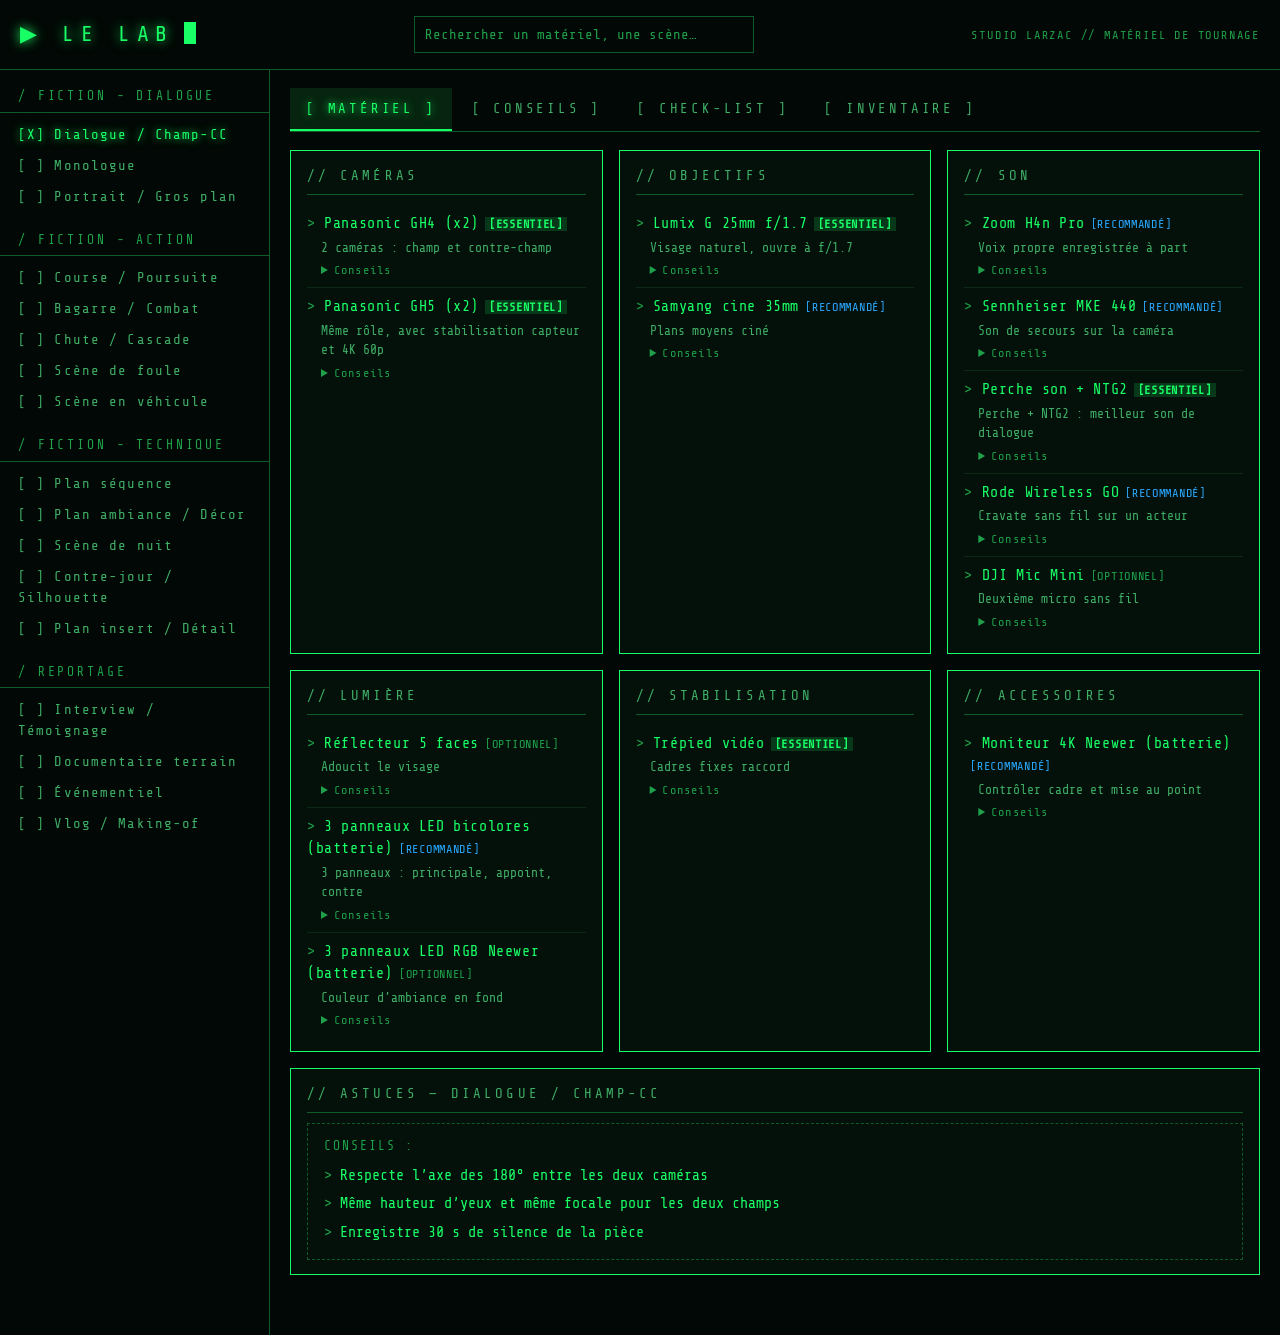
<file: lelab.html>
<!DOCTYPE html>
<html lang="fr">
<head>
<meta charset="utf-8">
<meta name="viewport" content="width=device-width, initial-scale=1, viewport-fit=cover">
<title>Le Lab — Studio Larzac</title>
<link rel="stylesheet" href="https://fonts.googleapis.com/css2?family=Share+Tech+Mono&display=swap">
<style>
:root{--bg:#020805;--panel:#03110a;--fg:#19ff66;--dim:#1fa04a;--mut:#3fae66;--line:#0e5a2a;--blue:#2aa8ff;--bad:#ff7b6e;color-scheme:dark;box-sizing:border-box;padding-top:env(safe-area-inset-top,0px);padding-bottom:env(safe-area-inset-bottom,0px)}
@media (prefers-color-scheme:dark){:root:not([data-theme="light"]){--bg:#020805}}
:root[data-theme="dark"]{--bg:#020805}
html{scroll-padding-top:env(safe-area-inset-top,0px)}
*{box-sizing:border-box}
body{margin:0;background:var(--bg);color:var(--fg);font:15px/1.5 "Share Tech Mono",ui-monospace,Menlo,Consolas,"Courier New",monospace;min-height:100vh}
header{display:flex;justify-content:space-between;align-items:center;gap:10px;padding:16px 20px;border-bottom:1px solid var(--line)}
h1{margin:0;font-size:22px;font-weight:400;letter-spacing:.3em;text-shadow:0 0 12px var(--fg)}
h1 i{display:inline-block;width:12px;height:22px;background:var(--fg);margin-left:10px;vertical-align:-3px;animation:bl 1s steps(1) infinite}
@keyframes bl{50%{opacity:0}}
.hr{color:var(--dim);font-size:12px;letter-spacing:.15em;text-align:right}
.lay{display:grid;grid-template-columns:270px 1fr;min-height:calc(100vh - 62px)}
aside{border-right:1px solid var(--line);padding:16px 0}
aside h2{margin:18px 0 6px;padding:0 18px 6px;font-size:13px;font-weight:400;letter-spacing:.22em;color:var(--dim);border-bottom:1px solid var(--line);text-transform:uppercase}
aside h2:first-child{margin-top:0}
aside button{display:block;width:100%;text-align:left;font:inherit;font-size:14px;letter-spacing:.08em;color:var(--mut);background:none;border:0;padding:5px 18px;cursor:pointer}
aside button:hover{color:var(--fg)}
aside button[aria-pressed="true"]{color:var(--fg);text-shadow:0 0 8px var(--fg)}
main{padding:18px 20px 60px;min-width:0}
.tabs{display:flex;flex-wrap:wrap;gap:4px;border-bottom:1px solid var(--line);margin-bottom:18px}
.tabs button{font:inherit;letter-spacing:.2em;font-size:14px;color:var(--mut);background:none;border:0;border-bottom:2px solid transparent;padding:10px 16px;cursor:pointer;text-transform:uppercase}
.tabs button:hover{color:var(--fg)}
.tabs button[aria-selected="true"]{color:var(--fg);background:#06240f;border-bottom-color:var(--fg);text-shadow:0 0 8px var(--fg)}
button:focus-visible{outline:2px solid var(--fg);outline-offset:-2px}
.grid{display:grid;grid-template-columns:repeat(auto-fit,minmax(290px,1fr));gap:16px;margin-bottom:16px}
.box{border:1px solid var(--fg);background:var(--panel);padding:14px 16px}
.box h3{margin:0 0 10px;padding-bottom:8px;border-bottom:1px solid var(--line);font-size:14px;font-weight:400;letter-spacing:.22em;color:var(--mut);text-transform:uppercase}
.it{padding:8px 0;border-bottom:1px solid #0a2a15}
.it:last-child{border:0}
.it b{font-weight:400;letter-spacing:.04em}
.it b::before{content:"> ";color:var(--dim)}
.d{display:block;color:var(--mut);font-size:13px;margin:2px 0 0 14px}
.bg{font-size:12px;letter-spacing:.06em;margin-left:6px}
.E{color:var(--fg);background:#08381a;padding:0 4px;font-weight:700}
.R{color:var(--blue)}
.O{color:var(--dim)}
.tips{border:1px dashed var(--line);padding:12px 16px;margin-top:10px}
.tips p{margin:0 0 6px;color:var(--dim);letter-spacing:.15em;font-size:13px}
.tips div{padding:3px 0}
.tips div::before{content:"> ";color:var(--dim)}
.ck{display:flex;gap:10px;align-items:center;padding:8px 4px;border-bottom:1px dashed var(--line);cursor:pointer}
input[type=checkbox]{accent-color:var(--fg);width:18px;height:18px;flex:none}
.pc{display:grid;grid-template-columns:1fr 1fr;gap:10px;margin-top:6px}
.pc div{font-size:13px;color:var(--mut)}
.pc .c{color:var(--bad)}
.n{color:var(--dim);font-size:12px;margin-top:6px}
header{flex-wrap:wrap}
#q{flex:1;max-width:340px;min-width:140px;font:inherit;font-size:14px;color:var(--fg);background:transparent;border:1px solid var(--line);padding:7px 10px}
#q:focus{outline:2px solid var(--fg)}#q::placeholder{color:var(--dim)}
.fm{display:grid;gap:12px}
.fm label{display:flex;flex-direction:column;font-size:12px;letter-spacing:.1em;color:var(--mut);text-transform:uppercase}
.fm input,.fm textarea,.fm select{font:inherit;font-size:14px;background:var(--bg);color:var(--fg);border:1px solid var(--line);padding:6px 8px;letter-spacing:0;text-transform:none}
.fm input:focus,.fm textarea:focus,.fm select:focus{outline:2px solid var(--fg)}
.sg{display:grid;grid-template-columns:repeat(auto-fit,minmax(220px,1fr));gap:8px}
.meta{display:grid;grid-template-columns:2fr 1fr 1fr;gap:14px;margin:0 0 14px}
.meta label{display:flex;flex-direction:column;font-size:12px;letter-spacing:.12em;color:var(--mut);text-transform:uppercase}
.meta input{font:inherit;font-size:15px;background:transparent;border:0;border-bottom:1px solid var(--line);color:var(--fg);padding:4px 0;outline:0;text-transform:none;letter-spacing:0}
.meta input:focus{border-bottom-color:var(--fg)}
.row{display:flex;flex-wrap:wrap;gap:8px;margin-top:14px}
.row button{font:inherit;color:var(--fg);background:none;border:1px solid var(--fg);padding:8px 14px;cursor:pointer;letter-spacing:.1em}
.row button:hover{background:#08381a}
details.tp{margin:4px 0 0 14px}
details.tp summary{cursor:pointer;color:var(--dim);font-size:12px;letter-spacing:.1em}
.tl{margin:4px 0 0;padding:0;list-style:none;font-size:13px;color:var(--mut)}
.tl li::before{content:"+ ";color:var(--dim)}
@media print{body{background:#fff;color:#000;font-size:12pt}header,aside,.tabs,.noprint{display:none!important}.lay{display:block}main{padding:0}.box{border:1px solid #000;background:#fff;color:#000;break-inside:avoid}.box h3{color:#000;border-color:#000}.meta label{color:#000}.meta input{color:#000;border-bottom:1px solid #000}.ck{color:#000;border-color:#999}input[type=checkbox]{accent-color:#000}}
@media (max-width:760px){.meta{grid-template-columns:1fr}.lay{grid-template-columns:1fr}aside{border-right:0;border-bottom:1px solid var(--line);max-height:42vh;overflow:auto}.hr{display:none}.pc{grid-template-columns:1fr}}
@media (prefers-reduced-motion:reduce){h1 i{animation:none}}
</style>
</head>
<body>
<header><h1>▶ LE LAB<i></i></h1><input id="q" type="search" placeholder="Rechercher un matériel, une scène…" aria-label="Rechercher"><div class="hr">STUDIO LARZAC // MATÉRIEL DE TOURNAGE</div></header>
<div class="lay"><aside id="side" aria-label="Types de scène"></aside><main id="main"></main></div>
<script>
const CATS=[["cam","Caméras"],["obj","Objectifs"],["son","Son"],["lum","Lumière"],["stab","Stabilisation"],["acc","Accessoires"]];
const G={
gh4:["cam","Panasonic GH4 (x2)","Micro 4/3, 4K, ralenti 1080p jusqu’à 96 i/s.",["4K et ralenti","Optiques interchangeables","Plusieurs boîtiers = multicam"],["Pas de stabilisation capteur","Bruit visible au-delà de ISO 1600","Autofocus peu fiable en vidéo"]],
osmo:["cam","Osmo Pocket 3","Caméra à gimbal 3 axes, capteur 1 pouce.",["Stabilisation intégrée","Minuscule, se fixe partout","Bon en basse lumière pour sa taille"],["Focale fixe grand-angle","Écran et batterie petits","Son interne moyen"]],
s16:["obj","Samyang cinéma 16mm t/2.2","Grand angle manuel (32 mm équiv.), bague crantée.",["Diaph. sans crans, pro","Immersif, amplifie les distances","Résistant, rendu ciné"],["Tout en manuel","Mise au point à faire soi-même"]],
l25:["obj","Lumix G 25mm f/1.7","Objectif standard (50 mm équiv.), autofocus.",["Lumineux et léger","Rendu naturel pour les visages","Autofocus rapide"],["Pas de stabilisation","Moins ciné que le Samyang"]],
s60:["obj","Sigma 60mm f/2.8","Télé court (120 mm équiv.) net et compact.",["Compresse, isole le sujet","Très net, idéal pour les détails","Permet de rester loin"],["Peu lumineux de nuit","Cadre étroit en intérieur"]],
h4n:["son","Zoom H4n Pro","Enregistreur 4 pistes, XLR, micros stéréo intégrés.",["Son séparé, plus propre","Entrées XLR","Double enregistrement de secours"],["Synchronisation au montage","Souffle à gain élevé"]],
mke:["son","Sennheiser MKE 440","Micro canon stéréo compact pour caméra.",["Stéréo directive","Léger, sur la caméra","Bonne ambiance naturelle"],["Sensible au vent (bonnette)","Moins proche qu’une perche"]],
refl:["lum","Réflecteur 5 faces","Renvoie, diffuse ou bloque la lumière.",["Sans électricité","Léger, pas cher","Déboucher les ombres"],["Dépend d’une source","Se tient mal dans le vent"]],
tri:["stab","Trépied vidéo","Support stable à rotule fluide.",["Image stable","Panoramiques doux","Cadres fixes raccord"],["Lourd, peu mobile","Mise en place plus lente"]],
gh5:["cam","Panasonic GH5 (x2)","Micro 4/3 stabilisé, 4K 60p 10 bits.",["Stabilisation capteur","4K 60p, enregistrement long","Meilleure image que le GH4"],["Plus lourd","Gros fichiers, cartes rapides requises"]],
drone:["cam","DJI Mini 2 (drone)","Drone de moins de 250 g, 4K 30p, gimbal 3 axes.",["Plans aériens d’établissement","Léger, rapide à déployer","Gimbal 3 axes stable"],["Pas d’évitement d’obstacles","Sensible au vent fort","Autonomie d’environ 30 min","Règlementation à respecter"]],
s35:["obj","Samyang cine 35mm","Focale ciné manuelle (70 mm équiv.).",["Rendu ciné, bagues crantées","Plans moyens naturels"],["Tout en manuel","Pas de stabilisation"]],
s85:["obj","Samyang cine 85mm","Télé ciné manuel (170 mm équiv.).",["Forte compression","Fond très flou, isole le sujet"],["Cadre très serré","Demande du recul et une mise au point précise"]],
l1435:["obj","Lumix 14-35mm","Zoom standard à grand-angle (28-70 mm équiv.).",["Polyvalent, un seul objectif","Autofocus"],["Moins ciné qu’un fixe cinéma"]],
ndr:["acc","Filtre ND Rodenstock","Filtre gris neutre de qualité.",["Garde 1/50 ou 1/100 en plein soleil","Couleurs fidèles"],["Un diamètre par objectif","Fragile et coûteux"]],
ndb:["acc","Filtre ND Boya","Filtre gris neutre économique.",["Abordable","Garde la vitesse voulue en plein soleil"],["Dominante colorée possible","Un diamètre par objectif"]],
magic:["acc","Magic arm","Bras articulé pour fixer caméra ou accessoire.",["Positions impossibles autrement","Fixe une caméra ou une lumière"],["Vibrations selon le support","Charge limitée"]],
mon:["acc","Moniteur 4K Neewer (batterie)","Écran externe sur batterie avec aides au cadrage.",["Mise au point et exposition précises","Visible par toute l’équipe"],["Batterie à charger","Câble HDMI et encombrement"]],
vmic:["son","Rode VideoMic","Micro canon léger sur la caméra.",["Léger, simple","Meilleur que le micro interne"],["Moins directif qu’un micro sur perche","Sensible au vent"]],
vmp:["son","Rode VideoMic Pro","Micro canon sur la caméra avec réglage de gain.",["Meilleur son que le micro interne","Réglages de gain"],["Sensible au vent (bonnette)","Alimentation à surveiller"]],
ntg:["son","Perche son + NTG2","Micro canon pro sur perche.",["Meilleure prise de son du dialogue","Au plus près sans apparaître"],["Demande un perchman","Bras fatigué à la longue"]],
mini:["son","DJI Mic Mini","Micro sans fil compact à clipser.",["Très discret","Sans câble, facile à glisser"],["Une voix par micro","Batterie à surveiller"]],
wgo:["son","Rode Wireless GO","Micro sans fil avec récepteur sur la caméra.",["Voix constante, sans câble","Accepte un micro-cravate externe"],["Frottements des vêtements","Batteries à surveiller"]],
ledrgb:["lum","3 panneaux LED RGB Neewer (batterie)","Panneaux couleur à batterie, teinte réglable.",["Ambiances colorées","Autonomes, faciles à placer"],["Moins efficaces en blanc qu’un bicolore","Batteries à charger"]],
ledbi:["lum","3 panneaux LED bicolores (batterie)","Panneaux blanc chaud à froid à batterie.",["Température réglable","3 sources pour un éclairage complet"],["Lumière dure sans diffuseur","Batteries à charger"]],
ronin:["stab","DJI Ronin M","Gimbal 3 axes pour caméra hybride.",["Mouvements fluides","Plans de suivi spectaculaires"],["Équilibrage à chaque montage","Fatigue le bras","Charge limitée"]],
rig:["stab","Shoulder rig (x2)","Épaulière pour tenir la caméra à l’épaule.",["Stabilité à main levée","Deux rigs, deux caméras mobiles"],["Poids et volume","Moins fluide qu’un gimbal"]]};
const LB={E:"ESSENTIEL",R:"RECOMMANDÉ",O:"OPTIONNEL"};
const TIPS={
gh4:["Obturateur à deux fois la cadence (1/50 à 25 i/s)","Reste entre ISO 100 et 1600, au-delà le bruit monte vite","Mise au point manuelle avec la loupe plutôt que l’autofocus","Prévois 2 à 3 batteries chargées par boîtier"],
drone:["Vérifie la réglementation locale (enregistrement, zones interdites) avant de voler","Repère les obstacles et la météo, ne vole pas par vent fort","Garde le drone en vue et prévois des batteries de rechange","Tourne en 25 i/s avec un obturateur autour de 1/50, filtre ND si plein soleil"],
gh5:["Renseigne la focale des objectifs manuels pour activer la stabilisation capteur","Vérifie le débit de tes cartes avant de tourner en 4K 60p 10 bits","Garde la même cadence et le même profil que les GH4 en multicam"],
osmo:["Choisis 25 i/s et 1/50 pour raccorder avec les GH","Mode suivi pour des panoramiques fluides, verrouille l’axe pour un plan fixe","L’autonomie est limitée : prévois une recharge"],
s16:["Fais la mise au point avec la loupe à f/4, puis ouvre si besoin","Le grand angle déforme les bords : garde les visages au centre","La bague de diaph sans crans permet de changer l’ouverture en douceur"],
s35:["Repère les distances de mise au point sur la bague avec du ruban","f/4 donne plus de marge de mise au point sur un sujet mobile","Cadre à hauteur des yeux pour des plans moyens naturels"],
s85:["Prévois du recul : 170 mm équiv. demande de la distance","À f/2 la mise au point est très fine, travaille à f/2.8 ou f/4 sur un sujet mobile","Le moindre tremblement se voit : trépied ou rig conseillé"],
l25:["Autofocus continu pour un sujet mobile, manuel pour un sujet fixe","f/2.8 pour la netteté, f/1.7 en basse lumière","Pas de stabilisation : appuie-toi sur le GH5 ou un support"],
s60:["Excellent pour les gros plans et les détails","À f/2.8 la profondeur reste faible : vérifie la netteté au moniteur","Utilise la distance pour isoler un visage dans un décor chargé"],
l1435:["Reste sur une même focale pendant un plan pour des cadres raccord","Évite le zoom visible sauf effet voulu","Pratique pour repérer les cadres avant de passer sur un fixe"],
h4n:["Règle le gain pour des crêtes autour de -12 dB","Fais un claquement ou un clap au début de chaque prise pour la synchro","Place-le au plus près du sujet, pas sur la caméra"],
mke:["Mets la bonnette dès qu’il y a du vent","Règle le niveau sur la caméra avant la prise","Éloigne-le des sources de bruit parasite (ventilateurs, écrans)"],
vmic:["Garde la bonnette en extérieur","Évite que le câble frotte sur le micro","Contrôle le niveau en écoute avant de tourner"],
vmp:["Règle le gain du micro puis réduis le niveau caméra","Active le filtre coupe-bas en cas de vent ou de bruit de fond","Garde de la distance avec le sujet, il capte très large"],
ntg:["Place le micro à 30-60 cm au-dessus de l’acteur, dirigé vers sa bouche","Répète les mouvements : le perchman doit les anticiper","Laisse du mou dans le câble XLR et utilise une bonnette dehors"],
mini:["Clipse le micro sur le col, à 15-20 cm de la bouche","Charge émetteurs et récepteur avant chaque tournage","Teste la portée et les interférences sur place"],
wgo:["Clipse à 15-20 cm de la bouche, hors des frottements de vêtement","Appaire émetteur et récepteur avant la prise","Surveille les batteries sur les prises longues"],
refl:["Place-le côté ombre, incliné vers le visage","Blanc pour adoucir, argent pour plus d’éclat, doré pour réchauffer","Fais-le tenir par quelqu’un : le vent l’emporte"],
ledrgb:["Utilise la couleur pour le fond, pas sur le visage","Joue sur saturation et intensité plutôt que de monter l’ISO","Éloigne ou diffuse le panneau pour une lumière plus douce"],
ledbi:["Règle la température sur celle de la scène (5600 K jour, 3200 K tungstène)","Principale à 45°, appoint plus faible côté opposé, contre pour détacher le sujet","Ajoute un diffuseur ou renvoie la lumière sur un mur pour adoucir"],
ronin:["Équilibre le gimbal avec l’objectif et le moniteur déjà montés","Plie les genoux et marche talon-pointe pour un plan fluide","Teste le montage la veille et vérifie la charge maximale avec le GH5"],
rig:["Règle la hauteur pour que le poids repose sur l’épaule","Cale la caméra contre la joue ou le front pour plus de stabilité","Les deux rigs permettent de tourner deux caméras mobiles"],
tri:["Mets à niveau avec la bulle avant de cadrer","Serre la plateforme et teste le panoramique avant la prise","Écarte bien les jambes sur sol irrégulier"],
ndr:["Choisis un filtre au bon diamètre pour l’objectif","Vérifie la balance des blancs avec le filtre en place","Nettoie-le avant chaque tournage avec une lingette"],
ndb:["Fais la balance des blancs avec le filtre en place","Ajuste la densité pour garder l’ouverture voulue","Range-le dans son étui pour éviter les rayures"],
magic:["Serre toutes les articulations à fond avant de lâcher","Ajoute une sangle de sécurité sur la caméra","Fais une prise test pour vérifier l’absence de vibrations"],
mon:["Active le focus peaking et les zébras","Charge la batterie avant la sortie","Prévois un câble HDMI de secours"]};
const tipsList=id=>`<ul class="tl">${(TIPS[id]||[]).map(t=>`<li>${t}</li>`).join("")}</ul>`;
const esc=v=>String(v).replace(/[&<>"]/g,c=>({"&":"&amp;","<":"&lt;",">":"&gt;",'"':"&quot;"}[c]));
let META={};try{META=JSON.parse(localStorage.getItem("lab-meta")||"{}")}catch(e){}
let Q="",ED=null,PD=null,RA=false;let CU={gear:{},tips:{},use:{},del:[]};try{CU=Object.assign(CU,JSON.parse(localStorage.getItem("lab-custom")||"{}"))}catch(e){}
const SC=[
["Fiction - Dialogue",[
["dialogue","Dialogue / Champ-CC",[["gh4","E","2 caméras : champ et contre-champ"],["l25","E","Visage naturel, ouvre à f/1.7"],["tri","E","Cadres fixes raccord"],["h4n","R","Voix propre enregistrée à part"],["mke","R","Son de secours sur la caméra"],["refl","O","Adoucit le visage"]],["Respecte l’axe des 180° entre les deux caméras","Même hauteur d’yeux et même focale pour les deux champs","Enregistre 30 s de silence de la pièce"]],
["monologue","Monologue",[["gh4","E","Cadre fixe, longue prise"],["l25","E","Visage naturel"],["tri","E","Stabilité sur la durée"],["h4n","E","Voix claire sur toute la prise"],["refl","O","Lumière douce"]],["Fais une prise longue, puis un plan plus serré pour le montage","Écoute le son avant chaque prise"]],
["portrait","Portrait / Gros plan",[["gh4","E","Boîtier principal"],["s60","E","Compresse, visage flatteur"],["l25","R","Alternative plus large"],["refl","R","Déboucher l’ombre"],["tri","R","Cadre stable"]],["Mise au point sur l’œil le plus proche","Ouvre à f/2.8 pour un fond flou","Recule de 3 m avec le 60 mm"]]]],
["Fiction - Action",[
["course","Course / Poursuite",[["osmo","E","Suivi stabilisé en courant"],["gh4","E","Plans larges fixes"],["s16","R","Grand angle, plan immersif"],["tri","R","Plan large fixe"],["mke","O","Ambiance sonore"]],["Repère le parcours à pied avant","Prises courtes, change d’angle à chaque fois","Obturateur 1/100 à 50 i/s pour du ralenti","Plan large de situation avant l’action"]],
["bagarre","Bagarre / Combat",[["gh4","E","2 à 3 angles en multicam"],["s16","E","Immersif, danger proche"],["osmo","R","Point de vue au ras de l’action"],["h4n","O","Sons d’impact séparés"]],["Répète la chorégraphie au ralenti","Le coup se joue par l’angle caméra, pas par le contact","Prévois des plans de coupe sur les réactions"]],
["chute","Chute / Cascade",[["gh4","E","Multicam obligatoire — la chute ne se refait pas souvent"],["osmo","R","Angle au sol ou très serré — point de vue inattendu"],["s16","E","Grand angle — amplifier hauteur et vitesse de chute"],["l25","R","Plan poitrine avant la chute — lire peur ou surprise"],["s60","O","Angle éloigné sécurisé — capturer la chute en entier"],["h4n","E","Son d’impact — enregistrer séparément pour montage"],["mke","R","Ambiance sonore globale — espace et réverb naturels"],["refl","O","Extérieur — déboucher le visage avant la chute"],["tri","E","Plan large fixe — capturer toute la trajectoire de la chute"]],["SÉCURITÉ AVANT TOUT : tapis de chute, coordinateur cascade si besoin","Lance les caméras avant l’action et garde-les tournantes","Un angle par caméra, aucun doublon","Fais une répétition à vitesse réduite"]],
["foule","Scène de foule",[["gh4","E","Plan large d’établissement"],["s16","E","Grand angle pour l’espace"],["s60","R","Isoler des visages dans la foule"],["l25","R","Plans moyens"],["mke","R","Ambiance"],["tri","R","Plan large stable"]],["Donne une action précise à chaque groupe de figurants","Commence par le plan large, puis resserre","Place les regards dans une même direction"]],
["vehicule","Scène en véhicule",[["osmo","E","Petit, se fixe dans l’habitacle"],["gh4","R","Plan extérieur fixe"],["s16","R","Grand angle dans l’habitacle"],["h4n","R","Son du moteur et du dialogue"]],["Fixe solidement le matériel, jamais en main pour le conducteur","Véhicule à l’arrêt ou sécurisé pour les dialogues","Évite les reflets du pare-brise"]]]],
["Fiction - Technique",[
["sequence","Plan séquence",[["gh4","E","Caméra principale"],["osmo","E","Suivre en marchant sans coupe"],["s16","R","Grand angle pour tout garder"],["h4n","R","Son continu"],["tri","O","Début ou fin sur plan fixe"]],["Répète le parcours et le timing","Prévois les zones de lumière différentes","Une personne dédiée au son"]],
["decor","Plan ambiance / Décor",[["gh4","E","Caméra principale"],["s16","E","Établit le lieu"],["tri","E","Stabilité"],["mke","R","Ambiance sonore"],["h4n","R","Son seul sans dialogue"]],["10 secondes minimum par plan","Cadre avec premier plan, milieu et fond","Enregistre du son seul du lieu"]],
["nuit","Scène de nuit",[["gh4","E","Attention au bruit : ISO 1600 max"],["l25","E","f/1.7, ouvre au maximum"],["tri","E","Vitesse lente sans bougé"],["osmo","R","Capteur 1 pouce confortable"],["s16","R","t/2.2 grand angle"],["refl","O","Renvoie la lumière d’un lampadaire"]],["ISO 800 à 1600 sur le GH4","Utilise les sources visibles dans le cadre","Mise au point manuelle avec loupe","Batteries au chaud dans une poche"]],
["contrejour","Contre-jour / Silhouette",[["gh4","E","Caméra principale"],["refl","E","Déboucher le visage"],["s60","R","Compresse le soleil bas"],["l25","R","Plan plus large"],["tri","R","Stabilité"]],["Expose sur le ciel pour une vraie silhouette","Soleil bas, derrière le sujet","Cache le soleil derrière le sujet pour limiter le flare"]],
["insert","Plan insert / Détail",[["gh4","E","Caméra principale"],["s60","E","Détail net, distance de confort"],["tri","E","Stabilité"],["l25","R","Plus large"],["refl","O","Lumière sur le détail"]],["Cadre serré, mise au point précise","Plusieurs prises à des vitesses différentes","Compose avec un premier plan flouté"]]]],
["Reportage",[
["interview","Interview / Témoignage",[["gh4","E","Caméra principale"],["l25","E","Visage naturel"],["tri","E","Cadre stable"],["h4n","E","Enregistre la voix"],["mke","R","Micro caméra de secours"],["refl","R","Lumière douce"]],["Sujet à 2-3 m du fond","Micro à 30 cm de la bouche","Regard vers l’intervieweur, pas vers la caméra","Questions ouvertes pour de vraies réponses"]],
["docu","Documentaire terrain",[["gh4","E","Caméra principale"],["mke","E","Ambiance sur la caméra"],["osmo","R","Léger et réactif"],["h4n","R","Interviews"],["s16","R","Plans de contexte"],["tri","O","Plans fixes"]],["Multiplie les inserts et plans de coupe","Surveille batteries et place sur cartes","Demande les autorisations de tournage"]],
["event","Événementiel",[["gh4","E","Caméra principale"],["mke","E","Ambiance sonore"],["osmo","R","Petit pour se faufiler"],["l25","R","Plans moyens"],["tri","O","Plan large fixe"]],["Arrive avant pour repérer les positions","Plan large puis plans serrés","Baisse le gain audio si le son est fort"]],
["vlog","Vlog / Making-of",[["osmo","E","Selfie stabilisé"],["gh4","R","Plans soignés"],["mke","O","Meilleur son"],["h4n","O","Voix propre"]],["Parle près du micro pour un son propre","Filme le making-of sur le vif sans couper"]]]]
];
const ALLSC=SC.flatMap(g=>g[1]);
const ADD={
dialogue:[["ntg","E","Perche + NTG2 : meilleur son de dialogue"],["wgo","R","Cravate sans fil sur un acteur"],["ledbi","R","3 panneaux : principale, appoint, contre"],["ledrgb","O","Couleur d’ambiance en fond"],["s35","R","Plans moyens ciné"],["mon","R","Contrôler cadre et mise au point"],["mini","O","Deuxième micro sans fil"]],
monologue:[["wgo","E","Cravate sans fil, voix constante"],["ntg","R","Perche hors cadre"],["ledbi","R","Lumière douce sur batterie"],["ledrgb","O","Couleur d’ambiance"],["s35","R","Plan moyen ciné"],["s85","O","Gros plan compressé"]],
portrait:[["s85","R","Compression maximale, fond très flou"],["s35","O","Plan plus large"],["ledbi","R","Modeler le visage"],["wgo","O","Voix propre"],["mon","R","Mise au point sur l’œil"]],
course:[["ronin","R","Suivi fluide avec le GH5"],["rig","O","Appui pour la caméra à l’épaule"],["l1435","R","Zoom pour varier les cadres"],["mini","R","Micro sans fil sur le coureur"],["ndr","R","Garder 1/100 en plein soleil"],["ndb","R","Alternative économique"],["magic","O","Caméra fixée sur le parcours"]],
bagarre:[["ronin","R","Suivi fluide de l’action"],["rig","R","Caméras mobiles à l’épaule"],["wgo","O","Son des acteurs"],["ledrgb","O","Éclairage d’ambiance"],["mon","O","Contrôle des cadres"]],
chute:[["rig","R","Deux caméras mobiles à l’épaule"],["magic","R","Fixer une caméra au sol ou près de la zone"],["ronin","O","Suivi du sujet avant la chute"],["l1435","O","Zoom pour recadrer vite"],["s85","O","Plan très éloigné"],["ndr","R","Garder la vitesse en plein soleil"],["ndb","R","Alternative économique"],["mon","R","Vérifier le cadrage avant l’action"]],
foule:[["s35","R","Plans moyens sur les groupes"],["s85","O","Isoler des visages"],["l1435","R","Zoom pour s’adapter vite"],["vmp","R","Ambiance sur la caméra"]],
vehicule:[["magic","E","Fixer l’Osmo ou le GH dans l’habitacle"],["wgo","R","Dialogue clair malgré le moteur"],["mini","R","Deuxième micro sans fil"],["ledbi","O","Éclairer le visage"]],
sequence:[["ronin","E","Suivi fluide pendant toute la séquence"],["rig","R","Alternative à l’épaule"],["wgo","E","Son continu en mouvement"],["mon","R","Contrôler le cadre en marchant"],["ndr","R","Garder la même vitesse partout"],["ndb","R","Alternative économique"],["ledbi","O","Appoint dans les zones sombres"]],
decor:[["ntg","R","Ambiance directive sur perche"],["vmp","O","Micro sur la caméra"],["ledrgb","R","Couleurs d’ambiance"],["ledbi","O","Corriger les zones sombres"],["magic","O","Position haute ou basse"]],
nuit:[["ledbi","E","Appoint sur batterie"],["ledrgb","R","Source colorée pour l’ambiance"],["mon","R","Juger le bruit et la mise au point"],["s35","R","Fixe cinéma, plan moyen"],["magic","O","Fixer une lumière"]],
contrejour:[["ledbi","R","Déboucher le visage"],["s85","R","Compresse le soleil bas"],["ndr","R","Contrôler l’exposition"],["ndb","R","Alternative économique"],["mon","R","Vérifier l’exposition"]],
insert:[["s85","R","Détail net à distance"],["s35","R","Détail plus contextualisé"],["ledbi","R","Éclairer le détail"],["magic","R","Position précise, haute ou basse"],["mon","R","Mise au point précise"]],
interview:[["ntg","E","Perche + NTG2 : voix propre, hors cadre"],["wgo","R","Cravate sans fil sur l’invité"],["vmp","O","Micro caméra de secours"],["ledbi","E","3 sources : principale, appoint, contre"],["s35","R","Plan serré ciné"],["mon","R","Contrôler le cadre"]],
docu:[["l1435","R","Zoom polyvalent sur le terrain"],["rig","R","Stabilité à main levée"],["ronin","O","Plans de suivi"],["wgo","R","Micro sur l’interviewé"],["vmp","R","Micro sur la caméra"],["ndr","R","Plein soleil"],["ndb","R","Alternative économique"],["ledbi","O","Appoint pour une interview"]],
event:[["l1435","E","Cadrer vite sans changer d’objectif"],["rig","R","Caméra à l’épaule pour suivre"],["ronin","O","Plans de suivi"],["wgo","R","Micro sur un intervenant"],["vmp","R","Ambiance sur la caméra"],["ledbi","O","Appoint si salle sombre"]],
vlog:[["mini","E","Micro discret pour parler"],["wgo","R","Micro sans fil fiable"],["vmic","O","Micro sur la caméra"],["ledbi","O","Appoint pour le visage"]]};
const ADD2={
course:[["drone","R","Plan aérien de la poursuite"]],
foule:[["drone","R","Plan aérien d’établissement"]],
decor:[["drone","R","Plan aérien d’établissement du lieu"]],
docu:[["drone","R","Plans aériens de contexte"]],
event:[["drone","O","Plan large aérien si la zone est autorisée"]],
vehicule:[["drone","O","Suivi aérien du véhicule"]]};
Object.entries(ADD2).forEach(([k,v])=>{const s=ALLSC.find(x=>x[0]===k);if(s)s[2].push(...v)});
Object.entries(ADD).forEach(([k,v])=>{const s=ALLSC.find(x=>x[0]===k);if(s)s[2].push(...v)});
ALLSC.forEach(s=>{const i=s[2].findIndex(x=>x[0]==="gh4");if(i>-1)s[2].splice(i+1,0,["gh5",s[2][i][1],s[0]==="nuit"?"Un peu meilleur que le GH4 à ISO élevé":"Même rôle, avec stabilisation capteur et 4K 60p"])});
const BASE_G=JSON.parse(JSON.stringify(G)),BASE_T=JSON.parse(JSON.stringify(TIPS)),BASE_S=ALLSC.map(s=>JSON.parse(JSON.stringify(s[2])));
const saveCU=()=>{try{localStorage.setItem("lab-custom",JSON.stringify(CU))}catch(e){}};
function applyCustom(){
 Object.keys(G).forEach(k=>delete G[k]);Object.assign(G,JSON.parse(JSON.stringify(BASE_G)));
 Object.keys(TIPS).forEach(k=>delete TIPS[k]);Object.assign(TIPS,JSON.parse(JSON.stringify(BASE_T)));
 ALLSC.forEach((s,i)=>{s[2]=JSON.parse(JSON.stringify(BASE_S[i]))});
 CU.del.forEach(id=>{delete G[id];delete TIPS[id];ALLSC.forEach(s=>{s[2]=s[2].filter(x=>x[0]!==id)})});
 Object.keys(CU.gear).forEach(id=>{if(CU.del.includes(id))return;G[id]=CU.gear[id];TIPS[id]=CU.tips[id]||[]});
 Object.keys(CU.use).forEach(id=>{if(!G[id])return;ALLSC.forEach(s=>{s[2]=s[2].filter(x=>x[0]!==id)});
  Object.entries(CU.use[id]).forEach(([sid,v])=>{const s=ALLSC.find(x=>x[0]===sid);if(s)s[2].push([id,v[0],v[1]])})})}
applyCustom();
const isMod=id=>!!BASE_G[id]&&!!(CU.gear[id]||CU.use[id]||CU.tips[id]);
function saveForm(){const v=i=>document.getElementById(i).value.trim(),L=t=>t.split("\n").map(x=>x.trim()).filter(Boolean);
 const name=v("f-name");if(!name){document.getElementById("f-name").focus();return}
 const id=ED.id||"c"+Date.now().toString(36);
 CU.gear[id]=[v("f-cat"),name,v("f-desc"),L(document.getElementById("f-pros").value),L(document.getElementById("f-cons").value)];
 CU.tips[id]=L(document.getElementById("f-tips").value);
 const u={};document.querySelectorAll("[data-sc]").forEach(sel=>{if(sel.value){const old=ED.lv[sel.dataset.sc];u[sel.dataset.sc]=[sel.value,old?old[2]:""]}});
 CU.use[id]=u;CU.del=CU.del.filter(x=>x!==id);saveCU();ED=null;applyCustom();render()}
function vForm(){const id=ED.id,g=id?G[id]:["cam","","",[],[]],t=id?(TIPS[id]||[]):[],lv=ED.lv,L=a=>esc(a.join("\n"));
 return `<div class="box"><h3>// ${id?"Modifier":"Ajouter"} une pièce</h3><div class="fm">
<label>Nom<input id="f-name" value="${esc(g[1])}"></label>
<label>Catégorie<select id="f-cat">${CATS.map(c=>`<option value="${c[0]}" ${c[0]===g[0]?"selected":""}>${c[1]}</option>`).join("")}</select></label>
<label>Description<input id="f-desc" value="${esc(g[2])}"></label>
<label>Avantages (un par ligne)<textarea id="f-pros" rows="3">${L(g[3])}</textarea></label>
<label>Contraintes (une par ligne)<textarea id="f-cons" rows="3">${L(g[4])}</textarea></label>
<label>Conseils d’utilisation (un par ligne)<textarea id="f-tips" rows="3">${L(t)}</textarea></label>
<p class="n">Utile pour quelles scènes ?</p>
<div class="sg">${ALLSC.map(s=>`<label>${s[1]}<select data-sc="${s[0]}"><option value="">—</option>${["E","R","O"].map(l=>`<option value="${l}" ${lv[s[0]]&&lv[s[0]][1]===l?"selected":""}>${LB[l]}</option>`).join("")}</select></label>`).join("")}</div>
<div class="row"><button data-save="1">Enregistrer</button><button data-cancel="1">Annuler</button></div></div></div>`}
function vInv(){if(ED)return vForm();
 return `<div class="row noprint" style="margin:0 0 14px"><button data-add="1">+ Ajouter une pièce</button><button data-resetall="1">${RA?"Confirmer la réinitialisation":"Tout réinitialiser"}</button></div>`+vInvList()}
const nrm=s=>String(s).toLowerCase().normalize("NFD").replace(/[\u0300-\u036f]/g,"");
function vSearch(q){const n=nrm(q.trim());
 const gl=Object.keys(G).filter(k=>nrm([G[k][1],G[k][2],G[k][3].join(" "),G[k][4].join(" "),(TIPS[k]||[]).join(" "),CATS.find(c=>c[0]===G[k][0])[1]].join(" ")).includes(n));
 const sl=ALLSC.filter(s=>nrm(s[1]+" "+s[3].join(" ")).includes(n));
 const sb=(s,t)=>`<button data-h="${s[0]}-${t}">${s[1]}</button>`;
 const gh=gl.map(k=>{const us=ALLSC.filter(s=>s[2].some(x=>x[0]===k));
  return `<div class="it"><b>${G[k][1]}</b><span class="d">${G[k][2]}</span><div class="row">${us.map(s=>sb(s,"materiel")).join("")||'<span class="d">Aucune scène pour l’instant</span>'}<button data-h="${ALLSC[0][0]}-inventaire">Voir la fiche</button></div></div>`}).join("");
 return `<div class="box"><h3>// Recherche — ${esc(q.trim())}</h3>${gl.length||sl.length?"":'<p class="n">Aucun résultat.</p>'}${gl.length?`<h3>Matériel</h3>${gh}`:""}${sl.length?`<h3>Scènes</h3><div class="row">${sl.map(s=>sb(s,"materiel")).join("")}</div>`:""}</div>`}
const BASE=["Batteries chargées (GH4, GH5, Osmo, drone, panneaux LED, moniteur)","Cartes SD vidées","Optiques propres","Balance des blancs réglée","Niveaux audio testés"];
const TABS=[["materiel","Matériel"],["conseils","Conseils"],["checklist","Check-list"],["inventaire","Inventaire"]];
const $=id=>document.getElementById(id);let tk=0,ck={};
try{ck=JSON.parse(localStorage.getItem("lab-ck")||"{}")}catch(e){}
function typeIn(root){const my=++tk,els=[...root.querySelectorAll("[data-t]")],rm=matchMedia("(prefers-reduced-motion: reduce)").matches;
 els.forEach(e=>e.textContent=rm?e.dataset.t:"");if(rm)return;let i=0;
 (function nxt(){if(my!==tk||i>=els.length)return;const e=els[i++],t=e.dataset.t;let k=0;
 const iv=setInterval(()=>{if(my!==tk){clearInterval(iv);return}k+=2;e.textContent=t.slice(0,k);if(k>=t.length){clearInterval(iv);nxt()}},8)})()}
const item=(id,l,note)=>`<div class="it"><b>${G[id][1]}</b><span class="bg ${l}">[${LB[l]}]</span>${note?`<span class="d">${note}</span>`:""}<details class="tp"><summary>Conseils</summary>${tipsList(id)}</details></div>`;
function vMateriel(s){return `<div class="grid">`+CATS.map(c=>{const r=s[2].filter(x=>G[x[0]][0]===c[0]);return r.length?`<div class="box"><h3>// ${c[1]}</h3>${r.map(x=>item(x[0],x[1],x[2])).join("")}</div>`:""}).join("")+`</div>`+tipsBox(s)}
function tipsBox(s){return `<div class="box"><h3>// Astuces — ${s[1]}</h3><div class="tips"><p>CONSEILS :</p>${s[3].map(t=>`<div data-t="${t}"></div>`).join("")}</div></div>`}
function vConseils(s){return `<div class="box"><h3>// Conseils — ${s[1]}</h3><div class="tips"><p>RÉGLAGES ET CONSEILS :</p>${s[3].map(t=>`<div data-t="${t}"></div>`).join("")}</div></div>`}
function vCheck(s){const items=[...s[2].filter(x=>x[1]==="E").map(x=>G[x[0]][1]),...BASE];
 return `<div class="box"><h3>// Check-list — ${s[1]}</h3><div class="meta">${[["film","Titre du film"],["seq","N° de séquence"],["sc","N° de scène"]].map(f=>`<label>${f[1]}<input data-m="${f[0]}" value="${esc(META[f[0]]||"")}"></label>`).join("")}</div>${items.map((t,i)=>{const k=s[0]+i;return `<label class="ck"><input type="checkbox" data-k="${k}" ${ck[k]?"checked":""}><span>${t}</span></label>`}).join("")}<p class="n noprint">Cochez au fur et à mesure, c’est mémorisé dans ce navigateur.</p><div class="noprint row"><button id="pr">Imprimer / PDF</button><button data-rs="${s[0]}">Tout décocher</button></div></div>`}
function used(id){return ALLSC.filter(s=>s[2].some(x=>x[0]===id)).length}
function vInvList(){return `<div class="grid">`+CATS.map(c=>`<div class="box"><h3>// ${c[1]}</h3>`+Object.keys(G).filter(k=>G[k][0]===c[0]).map(k=>{const g=G[k];return `<div class="it"><b>${g[1]}</b><span class="d">${g[2]}</span><div class="pc"><div>+ ${g[3].join("<br>+ ")}</div><div class="c">- ${g[4].join("<br>- ")}</div></div><div class="n">Conseils d’utilisation</div>${tipsList(k)}<div class="n">Utile dans ${used(k)} scène(s)</div><div class="row noprint"><button data-edit="${k}">Modifier</button><button data-del="${k}">${PD===k?"Confirmer la suppression":"Supprimer"}</button>${isMod(k)?`<button data-rev="${k}">Rétablir l’original</button>`:""}</div></div>`}).join("")+`</div>`).join("")+`</div>`}
function render(){
 const h=location.hash.slice(1)||"dialogue-materiel",p=h.indexOf("-"),id=h.slice(0,p),tab=h.slice(p+1);
 const s=ALLSC.find(x=>x[0]===id)||ALLSC[0],t=TABS.some(x=>x[0]===tab)?tab:"materiel";
 $("side").innerHTML=SC.map(g=>`<h2>/ ${g[0]}</h2>`+g[1].map(x=>`<button data-h="${x[0]}-${t}" aria-pressed="${x[0]===s[0]}">${x[0]===s[0]?"[X]":"[ ]"} ${x[1]}</button>`).join("")).join("");
 const body=t==="materiel"?vMateriel(s):t==="conseils"?vConseils(s):t==="checklist"?vCheck(s):vInv();
 $("main").innerHTML=Q.trim()?vSearch(Q):`<div class="tabs" role="tablist">${TABS.map(x=>`<button role="tab" data-h="${s[0]}-${x[0]}" aria-selected="${x[0]===t}">[ ${x[1]} ]</button>`).join("")}</div>`+body;
 typeIn($("main"))}
document.addEventListener("click",e=>{const T=e.target;
 const b=T.closest("[data-h]");if(b){const same=location.hash.slice(1)===b.dataset.h;if(Q)$("q").value="";Q="";ED=null;PD=null;if(same)render();else location.hash=b.dataset.h;return}
 if(T.closest("[data-add]")){ED={id:null,lv:{}};return render()}
 const ed=T.closest("[data-edit]");if(ed){const id=ed.dataset.edit,lv={};ALLSC.forEach(s=>{const x=s[2].find(y=>y[0]===id);if(x)lv[s[0]]=x});ED={id,lv};return render()}
 const d=T.closest("[data-del]");if(d){const id=d.dataset.del;if(PD!==id){PD=id;return render()}PD=null;
  if(BASE_G[id]){if(!CU.del.includes(id))CU.del.push(id)}else{delete CU.gear[id];delete CU.tips[id];delete CU.use[id]}
  saveCU();applyCustom();return render()}
 const r=T.closest("[data-rev]");if(r){const id=r.dataset.rev;delete CU.gear[id];delete CU.tips[id];delete CU.use[id];CU.del=CU.del.filter(x=>x!==id);saveCU();applyCustom();return render()}
 if(T.closest("[data-resetall]")){if(!RA){RA=true;return render()}RA=false;CU={gear:{},tips:{},use:{},del:[]};saveCU();applyCustom();return render()}
 if(T.closest("[data-cancel]")){ED=null;return render()}
 if(T.closest("[data-save]"))saveForm()});
document.addEventListener("input",e=>{if(e.target.id==="q"){Q=e.target.value;render();return}const m=e.target.dataset.m;if(!m)return;META[m]=e.target.value;try{localStorage.setItem("lab-meta",JSON.stringify(META))}catch(x){}});
document.addEventListener("click",e=>{if(e.target.closest("#pr")){try{window.print()}catch(x){}}const r=e.target.closest("[data-rs]");if(r){Object.keys(ck).forEach(k=>{if(k.indexOf(r.dataset.rs)===0)delete ck[k]});try{localStorage.setItem("lab-ck",JSON.stringify(ck))}catch(x){}render()}});
document.addEventListener("change",e=>{const k=e.target.dataset.k;if(!k)return;ck[k]=e.target.checked;try{localStorage.setItem("lab-ck",JSON.stringify(ck))}catch(x){}});
addEventListener("hashchange",render);render();
</script>
</body>
</html>
</file>
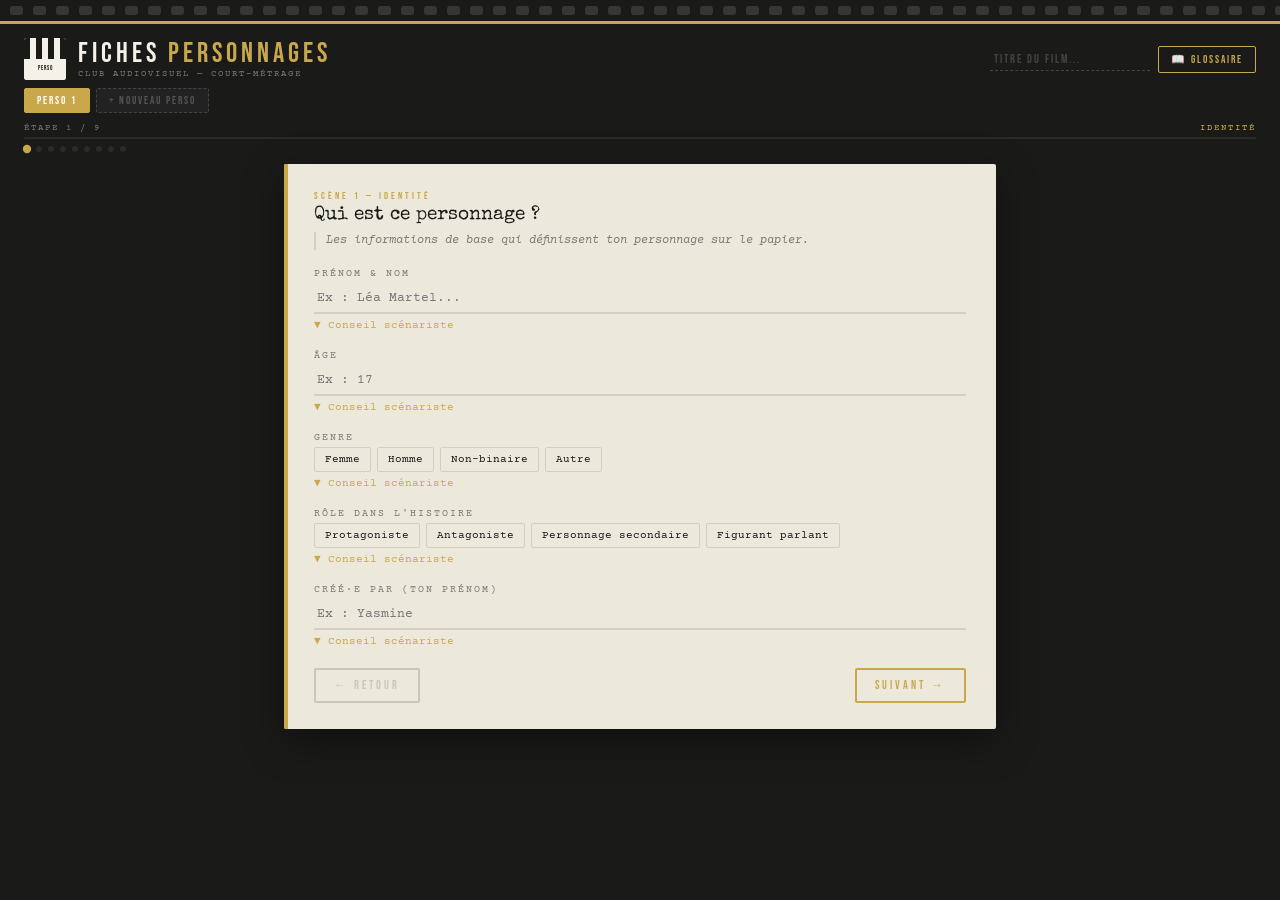
<file: perso.html>
<!DOCTYPE html>
<html lang="fr">
<head>
<meta charset="UTF-8">
<meta name="viewport" content="width=device-width, initial-scale=1.0">
<title>Fiches Personnages — Club Audiovisuel</title>
<link href="https://fonts.googleapis.com/css2?family=Special+Elite&family=Courier+Prime:ital,wght@0,400;0,700;1,400&family=Bebas+Neue&display=swap" rel="stylesheet">
<style>
:root{--cream:#f5f0e8;--dark:#1a1a18;--gold:#c9a84c;--grey:#7a7a72;--lg:#d4cfc5;--paper:#ede8dc;}
*{box-sizing:border-box;margin:0;padding:0;}
body{background:var(--dark);font-family:'Courier Prime',monospace;color:var(--cream);min-height:100vh;}
#filmstrip{padding:6px 10px;display:flex;gap:10px;overflow:hidden;border-bottom:3px solid var(--gold);transition:border-color .5s;}
.hole{width:13px;height:9px;border-radius:3px;background:var(--grey);opacity:.3;flex-shrink:0;}
#header{padding:14px 24px 8px;display:flex;align-items:center;justify-content:space-between;flex-wrap:wrap;gap:10px;}
.clap{width:42px;height:42px;background:var(--cream);position:relative;border-radius:3px;flex-shrink:0;overflow:hidden;display:flex;align-items:flex-end;}
.clap-s{position:absolute;top:0;left:0;right:0;height:50%;background:repeating-linear-gradient(90deg,#1a1a18 0,#1a1a18 6px,#f5f0e8 6px,#f5f0e8 12px);}
.clap-b{width:100%;height:55%;background:var(--cream);display:flex;align-items:center;justify-content:center;font-family:'Bebas Neue',sans-serif;font-size:6px;color:var(--dark);letter-spacing:1px;}
#app-title{font-family:'Bebas Neue',sans-serif;font-size:28px;letter-spacing:4px;line-height:1;}
#title-accent{transition:color .5s;}
#app-sub{font-size:9px;color:var(--grey);letter-spacing:2px;text-transform:uppercase;margin-top:1px;}
#header-right{display:flex;gap:8px;align-items:center;flex-wrap:wrap;}
#film-input{background:transparent;border:none;border-bottom:1px dashed #444;color:var(--gold);font-family:'Bebas Neue',sans-serif;font-size:12px;letter-spacing:2px;outline:none;padding:3px 4px;width:160px;}
#film-input::placeholder{color:#444;}
#tabs{padding:0 24px 10px;display:flex;gap:6px;flex-wrap:wrap;align-items:center;}
#prog-wrap{padding:0 24px 12px;}
.prog-lbl{display:flex;justify-content:space-between;font-size:9px;letter-spacing:2px;color:var(--grey);text-transform:uppercase;margin-bottom:4px;}
.prog-track{height:2px;background:#2a2a28;border-radius:2px;overflow:hidden;}
.prog-fill{height:100%;transition:width .5s;}
.prog-dots{display:flex;gap:6px;margin-top:7px;}
.dot{width:6px;height:6px;border-radius:50%;background:#2a2a28;transition:all .3s;display:inline-block;}
#main{padding:0 24px 60px;max-width:760px;margin:0 auto;}
.card{background:var(--paper);color:var(--dark);border-radius:2px;padding:26px 30px;position:relative;box-shadow:0 12px 40px rgba(0,0,0,.4);}
.card-bar{position:absolute;left:0;top:0;bottom:0;width:4px;border-radius:2px 0 0 2px;transition:background .5s;}
.scene-num{font-family:'Bebas Neue',sans-serif;font-size:10px;letter-spacing:3px;text-transform:uppercase;margin-bottom:3px;}
.scene-title{font-family:'Special Elite',cursive;font-size:19px;color:var(--dark);margin-bottom:4px;line-height:1.2;}
.scene-hint{font-size:12px;color:var(--grey);font-style:italic;margin-bottom:18px;line-height:1.5;border-left:2px solid var(--lg);padding-left:10px;}
.field-wrap{margin-bottom:18px;}
.field-lbl{font-size:10px;letter-spacing:2px;text-transform:uppercase;color:var(--grey);margin-bottom:3px;}
input[type=text],textarea{width:100%;background:transparent;border:none;border-bottom:2px solid var(--lg);padding:7px 3px;font-family:'Courier Prime',monospace;font-size:13px;color:var(--dark);outline:none;margin-top:2px;transition:border-color .2s;}
input[type=text]:focus,textarea:focus{border-bottom-color:#c0392b;}
textarea{min-height:65px;resize:none;line-height:1.5;display:block;}
.rg{display:flex;flex-wrap:wrap;gap:6px;margin-top:4px;}
.rb{font-size:11px;padding:5px 10px;border:1.5px solid var(--lg);border-radius:2px;background:transparent;color:var(--dark);cursor:pointer;transition:all .15s;font-family:'Courier Prime',monospace;}
.rb.sel{color:#fff;font-weight:700;}
.tg{display:grid;grid-template-columns:repeat(auto-fill,minmax(105px,1fr));gap:5px;margin-top:5px;}
.tb{padding:5px 6px;border:1.5px solid var(--lg);background:transparent;color:var(--dark);font-family:'Courier Prime',monospace;font-size:10px;cursor:pointer;border-radius:2px;transition:all .15s;}
.tb.sel{color:#fff;font-weight:700;}
.tip-btn{background:none;border:none;color:var(--gold);font-size:11px;cursor:pointer;padding:4px 0 0;font-family:'Courier Prime',monospace;display:block;}
.tip-box{margin-top:6px;background:#fffcf0;border:1px solid var(--gold);border-left:3px solid var(--gold);padding:10px 14px;font-size:12px;color:#5a4a1a;line-height:1.65;border-radius:0 2px 2px 0;}
.coh-wrap{margin-top:18px;border:1px solid var(--lg);border-radius:2px;overflow:hidden;}
.coh-hdr{background:var(--dark);color:var(--cream);padding:7px 14px;font-size:10px;letter-spacing:2px;text-transform:uppercase;}
.coh-item{display:flex;gap:10px;padding:8px 14px;border-top:1px solid var(--lg);}
.coh-item:nth-child(even){background:#faf9f5;}
.coh-dot{font-size:10px;font-weight:700;white-space:nowrap;margin-top:1px;}
.coh-msg{font-size:12px;color:var(--dark);line-height:1.5;}
.nav-row{display:flex;justify-content:space-between;margin-top:20px;}
.btn{font-family:'Bebas Neue',sans-serif;letter-spacing:3px;font-size:12px;padding:8px 18px;border:2px solid currentColor;background:transparent;cursor:pointer;border-radius:2px;transition:all .2s;}
.btn:disabled{opacity:.3;cursor:not-allowed;}
/* Fiche */
.fiche{background:var(--cream);color:var(--dark);padding:26px 30px;position:relative;}
.fiche-bl{position:absolute;top:0;left:0;bottom:0;width:4px;}
.fiche-br{position:absolute;top:0;right:0;bottom:0;width:4px;opacity:.25;}
.fiche-hdr{border-bottom:2px double var(--dark);padding-bottom:12px;margin-bottom:14px;display:flex;justify-content:space-between;align-items:flex-start;gap:12px;}
.fiche-nom{font-family:'Bebas Neue',sans-serif;font-size:26px;letter-spacing:3px;line-height:1;}
.fiche-meta{font-size:9px;letter-spacing:2px;color:var(--grey);text-transform:uppercase;margin-top:2px;}
.fiche-film{font-size:9px;letter-spacing:2px;text-transform:uppercase;margin-top:2px;}
.fiche-stamp{font-family:'Bebas Neue',sans-serif;font-size:9px;letter-spacing:1px;padding:3px 8px;transform:rotate(-4deg);flex-shrink:0;border:1.5px solid;}
.fiche-cit{padding:12px 18px 12px 22px;margin-bottom:14px;position:relative;overflow:hidden;}
.fiche-cit-mark{position:absolute;top:-6px;left:8px;font-size:44px;color:#fff;opacity:.15;font-family:Georgia,serif;line-height:1;}
.fiche-cit-txt{font-family:'Special Elite',cursive;font-size:13px;color:#fff;line-height:1.5;font-style:italic;position:relative;}
.fiche-sec{margin-bottom:14px;}
.fiche-sec-ttl{font-family:'Bebas Neue',sans-serif;font-size:10px;letter-spacing:3px;text-transform:uppercase;border-bottom:1px solid var(--lg);padding-bottom:2px;margin-bottom:8px;}
.fiche-grid{display:grid;grid-template-columns:1fr 1fr;gap:7px 18px;}
.ff label{font-size:9px;letter-spacing:2px;text-transform:uppercase;color:var(--grey);display:block;margin-bottom:1px;}
.ff p{font-family:'Special Elite',cursive;font-size:12px;color:var(--dark);line-height:1.45;min-height:16px;}
.ff-full{grid-column:1/-1;}
.fiche-tags{display:flex;flex-wrap:wrap;gap:4px;margin-bottom:8px;}
.ftag{color:#fff;font-size:9px;padding:1px 7px;border-radius:2px;font-family:'Courier Prime',monospace;}
/* Frise */
.frise{position:relative;padding:8px 0 4px;}
.frise-line{position:absolute;top:22px;left:20px;right:20px;height:2px;border-radius:2px;}
.frise-items{display:flex;justify-content:space-between;position:relative;}
.frise-item{display:flex;flex-direction:column;align-items:center;flex:1;}
.frise-dot{width:26px;height:26px;border-radius:50%;display:flex;align-items:center;justify-content:center;color:#fff;font-size:11px;font-weight:700;z-index:1;margin-bottom:6px;border:2px solid;}
.frise-lbl{font-family:'Bebas Neue',sans-serif;font-size:8px;letter-spacing:2px;text-align:center;margin-bottom:3px;}
.frise-txt{font-family:'Special Elite',cursive;font-size:10px;color:var(--dark);line-height:1.4;text-align:center;padding:0 3px;}
/* Relations table */
.rel-tbl{width:100%;border-collapse:collapse;font-size:12px;}
.rel-tbl th,.rel-tbl td{padding:8px 10px;}
/* Galerie */
.gal-hdr{display:flex;justify-content:space-between;align-items:center;margin-bottom:14px;flex-wrap:wrap;gap:8px;}
.gal-ttl{font-family:'Bebas Neue',sans-serif;font-size:15px;letter-spacing:3px;}
.perso-block{margin-bottom:20px;box-shadow:0 12px 40px rgba(0,0,0,.4);}
/* Tab buttons */
.tab-btn{font-family:'Bebas Neue',sans-serif;letter-spacing:2px;font-size:11px;padding:5px 12px;border:1.5px solid #333;background:#222;color:var(--grey);cursor:pointer;border-radius:2px;transition:all .2s;}
.tab-btn.active{color:#fff;}
.tab-add{border-style:dashed!important;border-color:#444!important;color:#555!important;}
.tab-view{margin-left:8px;}
.gls-btn{font-family:'Bebas Neue',sans-serif;letter-spacing:2px;font-size:11px;padding:6px 12px;border:1.5px solid var(--gold);background:transparent;color:var(--gold);cursor:pointer;border-radius:2px;}
/* ── TEMPLATE GALLERY ── */
#tpl-overlay{display:none;position:fixed;inset:0;background:rgba(0,0,0,.88);z-index:1100;flex-direction:column;overflow:hidden;}
#tpl-overlay.open{display:flex;}
#tpl-modal{display:flex;flex-direction:column;height:100%;max-width:900px;width:100%;margin:0 auto;}
.tpl-topbar{display:flex;align-items:center;justify-content:space-between;padding:16px 24px;border-bottom:2px solid #2a2a28;flex-shrink:0;gap:12px;flex-wrap:wrap;}
.tpl-topbar-title{font-family:'Bebas Neue',sans-serif;font-size:20px;letter-spacing:4px;color:var(--cream);}
.tpl-topbar-sub{font-size:10px;color:var(--grey);letter-spacing:2px;text-transform:uppercase;margin-top:1px;}
.tpl-close{background:none;border:none;color:var(--grey);cursor:pointer;font-size:20px;line-height:1;}
.tpl-filters{display:flex;gap:6px;padding:12px 24px;border-bottom:1px solid #2a2a28;flex-shrink:0;flex-wrap:wrap;}
.tpl-filter-btn{font-family:'Bebas Neue',sans-serif;letter-spacing:2px;font-size:10px;padding:5px 14px;border:1.5px solid #333;background:transparent;color:#666;cursor:pointer;border-radius:2px;transition:all .2s;}
.tpl-filter-btn.active{color:var(--dark);}
.tpl-body{overflow-y:auto;flex:1;padding:20px 24px 32px;}
.tpl-section-ttl{font-family:'Bebas Neue',sans-serif;font-size:13px;letter-spacing:4px;color:var(--grey);margin:18px 0 10px;text-transform:uppercase;}
.tpl-grid{display:grid;grid-template-columns:repeat(auto-fill,minmax(220px,1fr));gap:12px;margin-bottom:24px;}
.tpl-card{background:#1e1e1c;border-radius:2px;overflow:hidden;cursor:pointer;transition:transform .15s,box-shadow .15s;border:1.5px solid #2a2a28;}
.tpl-card:hover{transform:translateY(-2px);box-shadow:0 8px 28px rgba(0,0,0,.5);}
.tpl-card.tpl-selected{border-color:var(--gold);}
.tpl-card-banner{padding:12px 14px 10px;position:relative;}
.tpl-card-icon{font-size:22px;margin-bottom:6px;display:block;}
.tpl-card-name{font-family:'Bebas Neue',sans-serif;font-size:15px;letter-spacing:2px;color:#fff;line-height:1.1;}
.tpl-card-cat{font-size:8px;letter-spacing:2px;text-transform:uppercase;opacity:.7;margin-top:2px;color:#fff;}
.tpl-card-body{padding:10px 14px 12px;}
.tpl-card-tagline{font-family:'Special Elite',cursive;font-size:11px;color:var(--grey);line-height:1.5;margin-bottom:8px;font-style:italic;}
.tpl-card-traits{display:flex;flex-wrap:wrap;gap:4px;margin-bottom:8px;}
.tpl-chip{font-size:8px;padding:2px 7px;border-radius:2px;font-family:'Courier Prime',monospace;color:#fff;}
.tpl-card-peur-desir{display:grid;grid-template-columns:1fr 1fr;gap:6px;margin-bottom:10px;}
.tpl-pd-item{background:#151513;border-radius:2px;padding:6px 8px;}
.tpl-pd-lbl{font-size:7px;letter-spacing:2px;text-transform:uppercase;color:var(--grey);margin-bottom:2px;}
.tpl-pd-val{font-size:10px;color:var(--cream);line-height:1.4;}
.tpl-card-refs{font-size:9px;color:#555;font-style:italic;margin-bottom:10px;}
.tpl-card-actions{display:flex;gap:6px;}
.tpl-btn-use{flex:1;font-family:'Bebas Neue',sans-serif;letter-spacing:2px;font-size:11px;padding:7px 10px;border:none;cursor:pointer;border-radius:2px;color:#fff;transition:opacity .15s;}
.tpl-btn-use:hover{opacity:.85;}
.tpl-btn-adapt{font-family:'Bebas Neue',sans-serif;letter-spacing:1px;font-size:10px;padding:7px 10px;border:1.5px solid #333;background:transparent;color:#666;cursor:pointer;border-radius:2px;transition:all .2s;white-space:nowrap;}
.tpl-btn-adapt:hover{border-color:var(--gold);color:var(--gold);}
/* zero state / blank card */
.tpl-card-blank{background:#151513;border:1.5px dashed #2a2a28;border-radius:2px;cursor:pointer;padding:24px 14px;display:flex;flex-direction:column;align-items:center;justify-content:center;gap:8px;transition:border-color .2s;min-height:160px;}
.tpl-card-blank:hover{border-color:#555;}
.tpl-card-blank-icon{font-size:28px;opacity:.4;}
.tpl-card-blank-lbl{font-family:'Bebas Neue',sans-serif;font-size:12px;letter-spacing:3px;color:#444;text-align:center;}
/* Adapt mode diff panel */
.adapt-diff{background:#151513;border-radius:2px;padding:14px 16px;margin-top:12px;border:1px solid #2a2a28;}
.adapt-diff-ttl{font-family:'Bebas Neue',sans-serif;font-size:11px;letter-spacing:3px;color:var(--gold);margin-bottom:10px;}
.adapt-row{display:flex;gap:8px;align-items:flex-start;margin-bottom:8px;padding-bottom:8px;border-bottom:1px solid #2a2a28;}
.adapt-row:last-child{border-bottom:none;margin-bottom:0;padding-bottom:0;}
.adapt-key{font-size:8px;letter-spacing:2px;text-transform:uppercase;color:var(--grey);min-width:80px;flex-shrink:0;padding-top:2px;}
.adapt-from{font-size:10px;color:#555;flex:1;font-style:italic;line-height:1.4;text-decoration:line-through;}
.adapt-arrow{color:var(--gold);font-size:10px;flex-shrink:0;}
.adapt-to{font-size:10px;color:var(--cream);flex:1;line-height:1.4;}
/* Glossaire */
#gls-overlay{display:none;position:fixed;inset:0;background:rgba(0,0,0,.75);z-index:1000;align-items:center;justify-content:center;padding:20px;}
#gls-overlay.open{display:flex;}
#gls-modal{background:var(--paper);color:var(--dark);border-radius:2px;max-width:560px;width:100%;max-height:80vh;overflow:hidden;display:flex;flex-direction:column;box-shadow:0 20px 60px rgba(0,0,0,.6);}
.gls-hdr{background:var(--dark);color:var(--cream);padding:12px 20px;display:flex;justify-content:space-between;align-items:center;}
.gls-ttl{font-family:'Bebas Neue',sans-serif;font-size:17px;letter-spacing:3px;}
.gls-close{background:none;border:none;color:var(--cream);cursor:pointer;font-size:18px;}
.gls-search{padding:10px 20px;border-bottom:1px solid var(--lg);}
.gls-search input{width:100%;border:none;border-bottom:2px solid var(--lg);background:transparent;padding:6px 2px;font-family:'Courier Prime',monospace;font-size:13px;color:var(--dark);outline:none;}
.gls-list{overflow:auto;flex:1;}
.gls-item{padding:11px 20px;border-bottom:1px solid var(--lg);}
.gls-mot{font-family:'Bebas Neue',sans-serif;font-size:13px;letter-spacing:2px;color:var(--gold);margin-bottom:3px;}
.gls-def{font-size:12px;color:var(--dark);line-height:1.6;}
/* Quiz */
.quiz-wrap{padding:16px 0;}
.quiz-prog{display:flex;gap:6px;margin-bottom:14px;}
.quiz-prog-seg{flex:1;height:3px;border-radius:2px;}
.quiz-qnum{font-family:'Bebas Neue',sans-serif;font-size:10px;letter-spacing:3px;text-transform:uppercase;margin-bottom:5px;}
.quiz-q{font-family:'Special Elite',cursive;font-size:17px;color:var(--dark);line-height:1.4;margin-bottom:18px;}
.quiz-opts{display:flex;flex-direction:column;gap:8px;margin-bottom:18px;}
.quiz-opt{text-align:left;padding:10px 14px;border:1.5px solid var(--lg);border-radius:2px;background:#fff;color:var(--dark);font-family:'Courier Prime',monospace;font-size:13px;cursor:pointer;transition:all .15s;}
.quiz-opt.chosen{color:#fff;font-weight:700;}
.quiz-opt.locked{cursor:default;}
.quiz-tip{background:#fffcf0;border:1px solid var(--gold);border-left:3px solid var(--gold);padding:10px 14px;font-size:12px;color:#5a4a1a;line-height:1.6;margin-bottom:14px;}
.quiz-result-item{margin-bottom:14px;border:1px solid var(--lg);border-radius:2px;overflow:hidden;}
.quiz-result-q{padding:8px 14px;font-size:12px;font-weight:700;color:#fff;}
.quiz-result-body{padding:10px 14px;}
.quiz-result-ans{margin-bottom:8px;font-size:12px;}
/* fiche action btns */
.fiche-btns{display:flex;gap:8px;margin-top:12px;flex-wrap:wrap;}
/* Relation cards */
.rel-card{background:var(--paper);border-radius:2px;box-shadow:0 4px 16px rgba(0,0,0,.25);overflow:hidden;display:flex;align-items:stretch;margin-bottom:8px;}
.rel-card-bar{width:4px;flex-shrink:0;}
.rel-card-body{padding:11px 16px;flex:1;}
.rel-card-names{display:flex;align-items:center;gap:8px;flex-wrap:wrap;margin-bottom:5px;}
.rel-card-from{font-family:'Bebas Neue',sans-serif;font-size:14px;}
.rel-card-arrow{font-size:16px;color:var(--grey);}
.rel-card-to{font-family:'Bebas Neue',sans-serif;font-size:14px;color:var(--dark);}
.rel-card-lien{font-family:'Special Elite',cursive;font-size:12px;color:var(--dark);line-height:1.5;}
/* View toggle for relations */
.rel-view-btn{font-family:'Bebas Neue',sans-serif;letter-spacing:2px;font-size:10px;padding:5px 11px;border:1.5px solid #444;background:transparent;color:#666;cursor:pointer;border-radius:2px;transition:all .2s;}
.rel-view-btn.active{background:var(--gold);border-color:var(--gold);color:var(--dark);}
/* print */
@media print{
  body{background:white;}
  #filmstrip,#header,#tabs,#prog-wrap,#gls-overlay,.nav-row,.fiche-btns,.gal-hdr,#quiz-zone{display:none!important;}
  #main{padding:0;max-width:100%;}
  .perso-block{page-break-after:always;box-shadow:none!important;}
  .fiche{box-shadow:none;}
}
@media(max-width:560px){
  #main{padding:0 12px 48px;}
  .card{padding:20px 16px;}
  .fiche{padding:20px 16px;}
  .fiche-grid{grid-template-columns:1fr;}
  .frise-items{flex-direction:column;gap:12px;}
  .frise-line{display:none;}
}
</style>
</head>
<body>

<div id="filmstrip"></div>

<div id="header">
  <div style="display:flex;align-items:center;gap:12px;">
    <div class="clap"><div class="clap-s"></div><div class="clap-b">PERSO</div></div>
    <div>
      <div id="app-title">FICHES <span id="title-accent" style="color:var(--gold)">PERSONNAGES</span></div>
      <div id="app-sub">Club audiovisuel — Court-métrage</div>
    </div>
  </div>
  <div id="header-right">
    <input id="film-input" type="text" placeholder="Titre du film..." oninput="S.filmTitle=this.value;renderTabs();">
    <button class="gls-btn" onclick="openGls()">📖 Glossaire</button>
  </div>
</div>

<div id="tabs"></div>
<div id="prog-wrap">
  <div class="prog-lbl"><span id="pl-step"></span><span id="pl-name"></span></div>
  <div class="prog-track"><div class="prog-fill" id="prog-fill"></div></div>
  <div class="prog-dots" id="prog-dots"></div>
</div>
<div id="main"></div>

<!-- TEMPLATE GALLERY -->
<div id="tpl-overlay" onclick="closeTplGallery(event)">
  <div id="tpl-modal" onclick="event.stopPropagation()">
    <div class="tpl-topbar">
      <div>
        <div class="tpl-topbar-title">GALERIE DE PERSONNAGES</div>
        <div id="tpl-topbar-sub" class="tpl-topbar-sub">Choisis un point de départ — tout est modifiable</div>
      </div>
      <button class="tpl-close" onclick="closeTplGallery()">✕</button>
    </div>
    <div class="tpl-filters" id="tpl-filters"></div>
    <div class="tpl-body" id="tpl-body"></div>
  </div>
</div>

<!-- GLOSSAIRE -->
<div id="gls-overlay" onclick="closeGls()">
  <div id="gls-modal" onclick="event.stopPropagation()">
    <div class="gls-hdr"><span class="gls-ttl">GLOSSAIRE CINÉMA</span><button class="gls-close" onclick="closeGls()">✕</button></div>
    <div class="gls-search"><input type="text" id="gls-input" placeholder="Rechercher..." oninput="renderGlsList(this.value)"></div>
    <div class="gls-list" id="gls-list"></div>
  </div>
</div>

<script>
// ════════════════════════════════════════════
// DONNÉES
// ════════════════════════════════════════════
const ROLE_THEMES={
  "Protagoniste":{accent:"#2980b9",label:"PROTAGONISTE"},
  "Antagoniste":{accent:"#c0392b",label:"ANTAGONISTE"},
  "Personnage secondaire":{accent:"#27ae60",label:"SECOND RÔLE"},
  "Figurant parlant":{accent:"#8e44ad",label:"FIGURANT"},
  "":{accent:"#c9a84c",label:"PERSONNAGE"},
};
const getTheme=r=>ROLE_THEMES[r||""]||ROLE_THEMES[""];
const getAccent=d=>getTheme(d?.role).accent;
const vv=(data,key,fb="—")=>{const x=data?.[key];if(!x||(Array.isArray(x)&&!x.length))return fb;return Array.isArray(x)?x.join(", "):x;};

// ════════════════════════════════════════════
// TEMPLATES
// ════════════════════════════════════════════
const TEMPLATES=[
  // ── ARCHÉTYPES ──
  {_label:"L'Héros ordinaire",_cat:"archetype",_icon:"🧭",_accent:"#2980b9",
   _tagline:"Quelqu'un de banal que l'histoire choisit malgré lui.",
   _refs:"Billy Elliot · Katniss · Luke Skywalker · Mia (La La Land)",
   role:"Protagoniste",traits:["Loyal·e","Anxieux·se","Têtu·e"],
   peur:"Ne pas être à la hauteur quand ça compte vraiment",
   desir:"Trouver sa place — être enfin choisi·e pour ce qu'il·elle est",
   physique:"Apparence ordinaire, rien n'attire l'œil au premier regard",
   style:"Vêtements fonctionnels, sans recherche particulière",
   detail:"Un objet usé depuis l'enfance, gardé sans savoir pourquoi",
   milieu:"Milieu modeste, famille ordinaire — pas de relief apparent",
   passe:"Une enfance sans événement marquant : c'est précisément ça, le problème",
   secret:"Il·elle sait depuis longtemps qu'il·elle est différent·e, mais refuse de se l'avouer",
   debut:"Une routine confortable qui protège et étouffe à la fois",
   declencheur:"Un événement impossible à ignorer brise la routine pour de bon",
   pivot:"Doit choisir entre revenir en arrière ou aller jusqu'au bout",
   fin:"Transformé·e — ne peut plus être la personne qu'il·elle était au début",
   registre:"Courant",
   citation:"\"Je ne suis personne de spécial.\" — C'est ce qu'il·elle croyait.",
   logline:"Un·e [à compléter] ordinaire que [événement inattendu] va forcer à [défi impossible].",
   casting_notes:"Cherche un visage 'oubliable' qui devient magnétique. La transformation doit se lire sur le corps."},

  {_label:"L'Antagoniste convaincu",_cat:"archetype",_icon:"⚔️",_accent:"#c0392b",
   _tagline:"Il·elle ne se croit pas méchant·e — il·elle a raison.",
   _refs:"Magneto (X-Men) · Javert (Les Misérables) · Amy (Gone Girl)",
   role:"Antagoniste",traits:["Charismatique","Calculateur·rice","Idéaliste"],
   peur:"Que son sacrifice ne serve à rien — que personne ne comprenne",
   desir:"Que le monde reconnaisse enfin sa logique implacable",
   physique:"Présence imposante ou, au contraire, étonnamment discrète — mais toujours maître de lui·elle-même",
   style:"Tenue soignée, chaque détail est un message",
   detail:"Un geste de contrôle répété quand les choses lui échappent",
   milieu:"A souffert d'une injustice réelle — c'est le fondement de tout",
   passe:"Un moment où le monde a failli, et où personne n'a rien fait",
   secret:"Au fond, il·elle admire le protagoniste — et ça le·la ronge",
   debut:"Déjà en position de pouvoir ou sur le point d'y accéder",
   declencheur:"Le protagoniste représente ce qui le·la menace",
   pivot:"Commet un acte qui trahit ses propres principes pour gagner",
   fin:"Gagne ou perd, mais reste convaincu·e d'avoir eu raison",
   registre:"Soutenu",
   citation:"\"Je ne fais pas ça par plaisir. Je fais ça parce que c'est nécessaire.\"",
   logline:"Un·e [à compléter] persuadé·e de servir une cause juste s'oppose à [protagoniste] avec une logique que personne ne peut totalement réfuter.",
   casting_notes:"Le·la jouer avec conviction totale — pas de clin d'œil au spectateur. Il·elle croit en ce qu'il·elle fait."},

  {_label:"Le Mentor déclinant",_cat:"archetype",_icon:"🕯️",_accent:"#8e44ad",
   _tagline:"Il·elle sait tout — sauf comment sauver ce qui lui reste.",
   _refs:"Gandalf · Dumbledore · Coach Carter · La prof de Whiplash",
   role:"Personnage secondaire",traits:["Sage","Protecteur·rice","Tourmenté·e"],
   peur:"Avoir transmis la mauvaise leçon — avoir fait plus de mal que de bien",
   desir:"Voir l'élève réussir là où lui·elle a échoué",
   physique:"Marques du temps visibles — fatigue, mais aussi une présence forte",
   style:"Tenue d'une autre époque, ou de quelqu'un qui ne pense plus à ça",
   detail:"Un geste d'encouragement répété — qui un jour ne vient plus",
   milieu:"Ancien·ne grand·e de son domaine, retombé·e dans l'anonymat",
   passe:"Un échec ou une perte qui l'a brisé·e sans que personne le sache",
   secret:"Il·elle pousse l'élève dans cette direction pour se racheter",
   debut:"Détaché·e, refusant d'enseigner à nouveau",
   declencheur:"Reconnaît quelque chose de lui·elle-même chez le·la protagoniste",
   pivot:"Doit choisir entre protéger l'élève ou le·la laisser affronter l'épreuve seul·e",
   fin:"Disparaît, ou change — son rôle est accompli",
   registre:"Soutenu",
   citation:"\"Je ne peux plus t'apprendre que ça : la peur ne disparaît pas. Tu apprends à bouger avec elle.\"",
   logline:"Un·e ancien·ne [à compléter] reprend du service pour transmettre ce qu'il·elle n'a jamais pu accomplir lui·elle-même.",
   casting_notes:"Cherche quelqu'un dont le corps porte une histoire. Pas d'explication — juste la présence."},

  {_label:"Le Traître par nécessité",_cat:"archetype",_icon:"🃏",_accent:"#e67e22",
   _tagline:"Il·elle trahit par amour — ou par survie.",
   _refs:"Severus Rogue · Judas · Peter Pettigrew · Walter White (saison 3)",
   role:"Personnage secondaire",traits:["Loyal·e","Lâche","Tourmenté·e"],
   peur:"Être abandonné·e si la vérité éclate",
   desir:"Appartenir — être accepté·e quelque part, coûte que coûte",
   physique:"Visage lisible malgré lui·elle — difficile de cacher ses émotions",
   style:"S'habille pour plaire aux autres, pas pour lui·elle-même",
   detail:"Évite le regard direct dans les moments de mensonge",
   milieu:"A grandi dans l'insécurité affective — la trahison était une survie",
   passe:"A déjà trahi une fois, s'en est sorti·e — pense que ça marche",
   secret:"La trahison est en cours — mais il·elle cherche une sortie",
   debut:"Proche du protagoniste, de confiance apparente",
   declencheur:"Mis·e sous pression par la partie adverse",
   pivot:"Doit choisir : continuer à trahir ou tout avouer",
   fin:"Révélation — rédemption possible ou chute totale",
   registre:"Courant",
   citation:"\"Si tu savais ce que ça m'a coûté, tu ne me jugerais pas.\"",
   logline:"Un·e allié·e du protagoniste contraint·e de le·la trahir pour protéger quelque chose — ou quelqu'un — de plus précieux.",
   casting_notes:"Le jeu doit montrer deux couches : la façade et la culpabilité. Pas simultanément — par flashs."},

  {_label:"L'Innocent·e qui voit tout",_cat:"archetype",_icon:"👁️",_accent:"#27ae60",
   _tagline:"Trop jeune ou trop candide pour mentir — c'est pour ça qu'il·elle est dangereux·se.",
   _refs:"Boo (To Kill a Mockingbird) · Oskar (Le Tambour) · Elliot (Mr. Robot S1)",
   role:"Personnage secondaire",traits:["Naïf·ve","Curieux·se","Sincère"],
   peur:"Que les adultes lui mentent pour le·la protéger",
   desir:"Comprendre — nommer ce que personne ne dit à voix haute",
   physique:"Visage ouvert, regard direct et gênant",
   style:"Tenue simple, sans calcul",
   detail:"Pose des questions au mauvais moment — avec une précision déstabilisante",
   milieu:"Tenu·e à l'écart — mais observe tout depuis les marges",
   passe:"A vu ou entendu quelque chose qu'il·elle n'aurait pas dû",
   secret:"A déjà compris ce que les autres cachent — attend le bon moment",
   debut:"Présent·e, silencieux·se, en retrait",
   declencheur:"Pose la question que personne n'osait",
   pivot:"Sa parole peut tout faire basculer",
   fin:"Reste intact·e — ou perd son innocence définitivement",
   registre:"Laconique",
   citation:"\"Pourquoi tout le monde fait semblant de ne pas voir ?\"",
   logline:"Un·e [enfant / adolescent·e] trop observateur·rice pour son âge force les adultes à regarder en face ce qu'ils évitent.",
   casting_notes:"Ne pas faire jouer le mystère. La puissance vient de la franchise totale — il·elle ne comprend pas pourquoi ce qu'il·elle dit est gênant."},

  {_label:"Le Double / Miroir",_cat:"archetype",_icon:"🪞",_accent:"#16a085",
   _tagline:"Montre au protagoniste ce qu'il·elle pourrait devenir — en bien ou en pire.",
   _refs:"Tyler Durden · Gollum/Sméagol · Heathcliff/Edgar (Les Hauts de Hurlevent)",
   role:"Personnage secondaire",traits:["Charismatique","Impulsif·ve","Ambivalent·e"],
   peur:"Disparaître si l'autre s'en sort — n'exister que comme reflet",
   desir:"Prouver que sa voie est la bonne",
   physique:"Ressemblance troublante avec le protagoniste — ou contraste total",
   style:"Ce que le protagoniste voudrait être, ou refuse d'être",
   detail:"Imite inconsciemment certains gestes du protagoniste",
   milieu:"Même origine que le protagoniste — chemin radicalement différent",
   passe:"A fait le choix que le protagoniste n'a pas encore fait",
   secret:"Il·elle aussi a peur — mais l'exprime autrement",
   debut:"Apparaît comme une alternative séduisante ou menaçante",
   declencheur:"Défie le protagoniste dans ses convictions",
   pivot:"Le protagoniste doit choisir entre leur voie et la sienne",
   fin:"Séparation — symbolique ou littérale",
   registre:"Courant",
   citation:"\"On est pareils, toi et moi. Tu refuses juste de l'admettre.\"",
   logline:"Un·e personnage dont le parcours est le négatif exact du protagoniste lui tend un miroir qu'il·elle ne peut ignorer.",
   casting_notes:"La chimie avec le·la protagoniste est tout. Le jeu doit créer une attraction et une répulsion simultanées."},

  {_label:"La Conscience morale",_cat:"archetype",_icon:"⚖️",_accent:"#2c3e50",
   _tagline:"Dit tout haut ce que les autres pensent tout bas — et en paye le prix.",
   _refs:"Jiminy Cricket · Polonius · Nick Carraway · Sam Gamgee",
   role:"Personnage secondaire",traits:["Juste","Courageux·se","Idéaliste"],
   peur:"Que dire la vérité ne serve à rien — que le monde préfère le mensonge",
   desir:"Que les autres fassent les bons choix — même sans lui·elle",
   physique:"Présence rassurante — mais souvent ignorée",
   style:"Discret·e, efficace — habillé·e pour être utile, pas pour être vu·e",
   detail:"Intervient toujours à contretemps — quand c'est déjà trop tard",
   milieu:"Personne de confiance ordinaire, sans ambition propre",
   passe:"A déjà fait le compromis et le regrette encore",
   secret:"Commence à douter que la morale soit suffisante",
   debut:"Aux côtés du protagoniste, voix de la raison",
   declencheur:"Le protagoniste fait un choix que la conscience morale ne peut pas approuver",
   pivot:"Doit choisir entre rester loyal·e et dire la vérité",
   fin:"Son avertissement s'avère fondé — trop tard ou juste à temps",
   registre:"Courant",
   citation:"\"Tu le sais très bien que c'est mal. Tu veux juste que quelqu'un te dise que c'est bien quand même.\"",
   logline:"L'ami·e le plus honnête du protagoniste — dont les mises en garde seront ignorées jusqu'à ce qu'il soit trop tard.",
   casting_notes:"Jouer la sincérité sans moralisation. Ce personnage n'est pas donneur de leçons — il·elle est simplement incapable de mentir."},

  {_label:"L'Outsider",_cat:"archetype",_icon:"🌧️",_accent:"#7f8c8d",
   _tagline:"N'appartient nulle part — ce qui lui donne une liberté que les autres n'ont pas.",
   _refs:"Holden Caulfield · Amélie Poulain · Gregory House · Clarice Starling",
   role:"Protagoniste",traits:["Méfiant·e","Curieux·se","Rebelle"],
   peur:"Être définitivement incapable de connexion réelle avec les autres",
   desir:"Trouver un endroit ou une personne où être enfin compris·e",
   physique:"Quelque chose qui le·la distingue — volontaire ou non",
   style:"En décalage avec le groupe — pas pour faire remarquer, juste différent",
   detail:"Observe les gens avant de parler — toujours en légère distance",
   milieu:"Grandi entre deux mondes, sans appartenir pleinement à aucun",
   passe:"Une exclusion fondatrice qui a fait de lui·elle quelqu'un de différent",
   secret:"Désire profondément appartenir — mais en a honte",
   debut:"En marge du groupe, observateur·rice",
   declencheur:"Forcé·e d'interagir avec le monde qu'il·elle fuit",
   pivot:"Doit choisir entre rester à l'extérieur ou prendre le risque d'entrer",
   fin:"Trouve — ou refuse — sa place",
   registre:"Laconique",
   citation:"\"Les gens sont plus simples que ce qu'ils croient être.\"",
   logline:"Un·e [à compléter] qui a construit sa vie à l'écart se retrouve forcé·e d'entrer dans un monde qui n'est pas le sien.",
   casting_notes:"Jouer la solitude sans apitoiement. Ce personnage se suffit à lui·elle-même — c'est ce qui le·la rend fascinant·e."},

  // ── GENRES ──
  {_label:"La Proie",_cat:"genre",_icon:"🔦",_accent:"#c0392b",
   _tagline:"Quelqu'un de normal dans une situation qui le·la dépasse.",
   _refs:"Thriller. Parasite · Rosemary's Baby · Prisoners · Gone Girl",
   role:"Protagoniste",traits:["Anxieux·se","Pragmatique","Courageux·se"],
   peur:"Ne pas être cru·e — et que personne ne vienne",
   desir:"Retrouver le contrôle — ou juste survivre",
   physique:"Tension lisible dans le corps — épaules hautes, regard qui scanne",
   style:"Tenue pratique — elle a arrêté de penser à son apparence",
   detail:"Vérifie les verrous, les fenêtres, les sorties",
   milieu:"Vie ordinaire avant — ce contraste est essentiel",
   passe:"Quelque chose de banal dans son passé qui prend un sens nouveau",
   secret:"Sait quelque chose qu'il·elle ne devrait pas savoir",
   debut:"Vie normale, rien d'inquiétant — ou presque",
   declencheur:"Un détail qui ne colle pas — et que personne d'autre ne voit",
   pivot:"Doit agir seul·e — plus personne ne peut l'aider",
   fin:"S'en sort ou tombe — les deux fonctionnent",
   registre:"Courant",
   citation:"\"Personne ne me croit. Mais j'ai raison.\"",
   logline:"Un·e [à compléter] réalise qu'il·elle est au centre d'une menace que personne autour de lui·elle ne perçoit — ou ne veut percevoir.",
   casting_notes:"La peur doit être réaliste, pas spectaculaire. Chaque réaction doit sembler la seule possible dans cette situation."},

  {_label:"Le Faux-Semblant",_cat:"genre",_icon:"🎭",_accent:"#f39c12",
   _tagline:"Ment sur lui·elle-même — et croit presque à ses propres mensonges.",
   _refs:"Comédie. Tootsie · Romy et Michelle · The Favourite · Clueless",
   role:"Protagoniste",traits:["Drôle","Impulsif·ve","Naïf·ve"],
   peur:"Être découvert·e — et révéler qu'il·elle n'est pas ce qu'il·elle prétend être",
   desir:"Être aimé·e pour quelqu'un qu'il·elle n'est pas encore — mais deviendra",
   physique:"Apparence soignée à l'excès — compensation visible",
   style:"Tenue choisie pour une image, pas pour soi",
   detail:"Se reprend quand il·elle est presque honnête — réflexe de façade",
   milieu:"Aspire à un milieu différent du sien",
   passe:"Un moment de rejet ou de honte qui l'a poussé·e à construire ce masque",
   secret:"Le mensonge fondateur — celui dont tout découle",
   debut:"Persona solide, tout semble sous contrôle",
   declencheur:"La situation exige d'aller plus loin dans le mensonge",
   pivot:"Le mensonge rattrape — et la vérité est sur le point d'éclater",
   fin:"Révélation — le vrai personnage est plus intéressant que le faux",
   registre:"Familier",
   citation:"\"Ce n'est pas vraiment mentir. C'est juste… anticiper.\"",
   logline:"Un·e [à compléter] dont le mensonge d'apparence commence à lui échapper — jusqu'à ce que la vérité soit plus séduisante que la fiction.",
   casting_notes:"Jouer la comédie sans perdre l'humanité. Les meilleurs moments sont quand le masque craque involontairement."},

  {_label:"L'Héritier·e",_cat:"genre",_icon:"🏠",_accent:"#795548",
   _tagline:"Le poids d'une famille, d'un nom, d'une promesse non tenue.",
   _refs:"Drame familial. Ordinary People · Boyhood · Little Miss Sunshine · Le Fils",
   role:"Protagoniste",traits:["Têtu·e","Loyal·e","Tourmenté·e"],
   peur:"Décevoir — ou au contraire, reproduire exactement ce qu'il·elle a fui",
   desir:"Être libre de choisir sa propre vie — sans effacer la leur",
   physique:"Ressemblance gênante avec un parent",
   style:"Entre ce qu'on lui a appris à porter et ce qu'il·elle choisirait",
   detail:"Un objet hérité — porté ou refusé selon les moments",
   milieu:"Famille avec une histoire, des secrets, des attentes",
   passe:"Un événement familial non résolu qui pèse sur tout",
   secret:"Sait quelque chose sur la famille que les autres ignorent — ou l'inverse",
   debut:"En équilibre instable entre loyauté et désir de partir",
   declencheur:"Un événement force le retour ou l'affrontement",
   pivot:"Doit nommer ce que la famille évite de dire depuis des années",
   fin:"Se libère ou prend le relais — les deux sont valides",
   registre:"Courant",
   citation:"\"Je ne suis pas mon père. Je ne suis pas ma mère. Je suis encore en train de comprendre ce que ça veut dire.\"",
   logline:"Un·e [à compléter] contraint·e de revenir dans sa famille se retrouve face à ce qu'il·elle a passé des années à fuir.",
   casting_notes:"La tension avec les autres membres de la famille doit être physique — dans la distance, les gestes avortés, les silences de table."},

  {_label:"L'Inatteignable",_cat:"genre",_icon:"💫",_accent:"#9b59b6",
   _tagline:"On ne peut pas l'avoir — et c'est pour ça qu'on en a besoin.",
   _refs:"Romance. Portrait de la Jeune Fille en Feu · Her · Normal People · Eternal Sunshine",
   role:"Personnage secondaire",traits:["Mystérieux·se","Distant·e","Généreux·se"],
   peur:"Être réduit·e à l'image que les autres ont de lui·elle",
   desir:"Être vu·e vraiment — pas désiré·e, vu·e",
   physique:"Quelque chose d'inaccessible dans la posture ou le regard",
   style:"Ne cherche pas à plaire — ce qui le·la rend plus désirable encore",
   detail:"Un moment de vulnérabilité inattendue — qui change tout",
   milieu:"Monde différent de celui qui le·la désire — fossé réel",
   passe:"A déjà été blessé·e par quelqu'un qui croyait le·la connaître",
   secret:"Ressent la même chose — mais ne peut pas le montrer",
   debut:"Observé·e de loin — inaccessible",
   declencheur:"Contact inattendu — une brèche",
   pivot:"Le·la désir·ante dépasse une limite — tout bascule",
   fin:"Ils se trouvent ou se perdent — les deux brisent le cœur",
   registre:"Laconique",
   citation:"\"Tu ne me connais pas. Tu aimes l'idée que tu te fais de moi.\"",
   logline:"Un·e [à compléter] dont la distance est le charme — jusqu'à ce qu'une rencontre force les deux à exister autrement.",
   casting_notes:"Ne pas jouer le mystère volontairement. L'inatteignable n'essaie pas — il·elle est juste quelqu'un de complet qui n'a pas besoin de l'autre."},

  {_label:"Le·La Survivant·e",_cat:"genre",_icon:"✊",_accent:"#27ae60",
   _tagline:"Le système a tout fait pour le·la briser. Pas encore.",
   _refs:"Cinéma social. Ken Loach · Moi, Daniel Blake · Les Misérables (Ly Ly) · La Haine",
   role:"Protagoniste",traits:["Résilient·e","Fier·e","Tourmenté·e"],
   peur:"Que ses enfants / ses proches vivent la même chose",
   desir:"La dignité — être traité·e comme un être humain, pas un dossier",
   physique:"Corps qui porte le travail, la fatigue, la résistance",
   style:"Tenue qui dit : je fais ce que je peux avec ce que j'ai",
   detail:"Un geste de fierté malgré tout — la façon de se tenir",
   milieu:"Précarité réelle — pas de filet de sécurité",
   passe:"A fait ce qu'il fallait faire — et s'est retrouvé·e puni·e pour ça",
   secret:"Envisage de tout abandonner — et en a honte",
   debut:"Lutte dans un système conçu pour ne pas lui répondre",
   declencheur:"Un refus de trop — ou une aide inattendue",
   pivot:"Doit choisir entre la dignité et la survie — les deux s'excluent",
   fin:"Petite victoire ou défaite nette — mais debout",
   registre:"Familier",
   citation:"\"Je demande pas la lune. Je demande ce qui est dû.\"",
   logline:"Un·e [à compléter] confronté·e à un système qui l'écrase trouve, ou non, un moyen de rester debout.",
   casting_notes:"Jouer la dignité, pas la misère. Ce personnage n'est pas pitoyable — il·elle est fort·e et épuisé·e en même temps."},

  // ── STYLES VISUELS ──
  {_label:"Film noir",_cat:"style",_icon:"🖤",_accent:"#1a1a18",
   _tagline:"Tout le monde ment. Lui·elle aussi — mais avec plus de classe.",
   _refs:"Double Indemnity · Chinatown · Drive · A Simple Plan",
   role:"Protagoniste",traits:["Cynique","Calculateur·rice","Courageux·se"],
   peur:"Découvrir qu'il·elle est aussi corruptible que les autres",
   desir:"Une sortie propre — qui n'existe pas dans ce monde",
   physique:"Visage qui a vu des choses — beau·belle mais abîmé·e",
   style:"Sobre, soigné malgré tout — une forme de dignité dans la déchéance",
   detail:"Un tic de méfiance — allume une cigarette, regarde les mains des gens",
   milieu:"Vit en lisière — ni du côté de la loi, ni vraiment du côté du crime",
   passe:"A fait quelque chose qu'on ne peut pas défaire",
   secret:"Sait exactement où ça mène — et y va quand même",
   debut:"Déjà dans un compromis, mais encore debout",
   declencheur:"Une affaire, une personne, une somme d'argent impossible à refuser",
   pivot:"Le piège se referme — de sa propre fabrication",
   fin:"Tombe — ou s'en sort avec rien",
   registre:"Laconique",
   citation:"\"Dans ce boulot, il n'y a pas de bonne décision. Il y a juste celle qu'on choisit de pouvoir vivre avec.\"",
   logline:"Un·e [à compléter] au code moral fragile se retrouve piégé·e dans une affaire dont l'issue était écrite dès le début.",
   casting_notes:"Voix basse, économie de gestes. Le film noir se joue dans ce qu'on ne dit pas — et ce qu'on laisse voir malgré soi."},

  {_label:"Nouvelle Vague",_cat:"style",_icon:"🌬️",_accent:"#2980b9",
   _tagline:"Parle beaucoup pour ne rien dire — et dit l'essentiel sans prévenir.",
   _refs:"À bout de souffle · Jules et Jim · Les 400 coups · Masculin Féminin",
   role:"Protagoniste",traits:["Rebelle","Idéaliste","Impulsif·ve"],
   peur:"Être ordinaire — finir comme tout le monde sans l'avoir choisi",
   desir:"La liberté absolue — sans en payer le prix",
   physique:"Jeune, beau·belle, en mouvement permanent",
   style:"Insouciant — comme si s'habiller était une décision politique",
   detail:"Cite des films, des livres, des gens comme si ça changeait quelque chose",
   milieu:"Paris ou une ville quelconque — mais la ville est un personnage",
   passe:"Pas grand-chose — c'est le problème",
   secret:"A peur que toute cette liberté soit du vide",
   debut:"Flotte — sans attaches, sans direction vraiment choisie",
   declencheur:"Une rencontre ou un choix qui exige de s'engager",
   pivot:"La liberté entre en conflit avec quelque chose de réel",
   fin:"Fuit ou reste — mais ne peut plus prétendre que ça n'a pas d'importance",
   registre:"Courant",
   citation:"\"Je ne sais pas ce que je veux. Mais je sais reconnaître ce que je ne veux pas.\"",
   logline:"Un·e jeune [à compléter] qui se croit libre réalise que l'absence de choix est aussi une forme de prison.",
   casting_notes:"Jouer l'improvisation dans le cadre. Ce personnage ne finit pas ses phrases — il·elle pense en parlant."},

  {_label:"Cinéma naturaliste",_cat:"style",_icon:"🌿",_accent:"#558b2f",
   _tagline:"Rien d'exceptionnel — et c'est pour ça que c'est bouleversant.",
   _refs:"Les Frères Dardenne · Sean Baker · Kelly Reichardt · Agnès Varda",
   role:"Protagoniste",traits:["Pragmatique","Résilient·e","Discret·e"],
   peur:"Passer à côté de sa propre vie sans s'en rendre compte",
   desir:"Que les choses soient un peu moins difficiles — juste un peu",
   physique:"Corps ordinaire, gestes du quotidien portés à leur juste valeur",
   style:"Ce qu'on a — pas ce qu'on choisit",
   detail:"Un rituel quotidien qui dit tout sur lui·elle",
   milieu:"Réel, précis, documenté — pas stylisé",
   passe:"Rien de dramatique — une accumulation de petites choses",
   secret:"Une envie inavouable de tout laisser tomber",
   debut:"Dans une journée comme les autres — mais pas tout à fait",
   declencheur:"Un micro-événement qui change l'équilibre",
   pivot:"Un choix minuscule aux conséquences énormes",
   fin:"La vie continue — légèrement différente",
   registre:"Familier",
   citation:"\"C'est pas grand-chose. Mais c'est le mien.\"",
   logline:"Dans [lieu précis], un·e [à compléter] traverse une journée / une semaine qui va changer quelque chose de petit — et d'irréversible.",
   casting_notes:"Pas de jeu 'visible'. La caméra est proche — chaque microexpression compte. Chercher la vérité du corps, pas de la voix."},

  {_label:"Comédie absurde",_cat:"style",_icon:"🎪",_accent:"#e74c3c",
   _tagline:"Réagit au chaos avec un flegme désarmant — et une logique implacable.",
   _refs:"Kaurismäki · Wes Anderson · Yorgos Lanthimos · Four Lions",
   role:"Protagoniste",traits:["Flegmatique","Obstinée","Drôle"],
   peur:"Que le monde soit encore plus absurde qu'il ne le pense déjà",
   desir:"Un peu d'ordre — ou du moins d'honnêteté dans le désordre",
   physique:"Expressivité réduite au minimum — ce qui rend chaque émotion explosive",
   style:"Impeccable ou complètement inadapté — rien entre les deux",
   detail:"Réagit aux situations les plus folles avec un calme déconcertant",
   milieu:"Monde légèrement décalé — les règles existent mais sont absurdes",
   passe:"A déjà essayé de comprendre et a renoncé",
   secret:"Trouve tout ça plutôt drôle — mais ne le montre pas",
   debut:"Dans une situation déjà étrange — traite ça comme normale",
   declencheur:"L'absurde monte d'un cran",
   pivot:"La logique absurde l'oblige à faire quelque chose d'insensé",
   fin:"Retour à un équilibre — tout aussi absurde",
   registre:"Laconique",
   citation:"\"D'accord.\" — dit dans une situation qui ne devrait pas être acceptée.",
   logline:"Un·e [à compléter] applique une logique rigoureuse à un monde qui refuse de l'être — avec des résultats imprévisibles.",
   casting_notes:"Jouer l'understatement total. Plus la situation est folle, plus le personnage est calme. Le rire vient de l'écart entre les deux."},
];

const CATS={
  archetype:{label:"🎭 Archétypes narratifs",desc:"Figures universelles du cinéma — chaque histoire en contient au moins un"},
  genre:{label:"🎬 Genres cinématographiques",desc:"Templates ancrés dans une tonalité de film précise"},
  style:{label:"🎨 Styles & tonalités visuelles",desc:"Inspirés d'un courant ou d'un auteur — pour donner une couleur à ton film"},
};

const GLOSSAIRE=[
  {mot:"Logline",def:"Résumé en 1-2 phrases : qui est le personnage, ce qu'il veut, et quel obstacle s'y oppose."},
  {mot:"Arc narratif",def:"La transformation du personnage. Positif = il grandit. Négatif = il chute. Plat = il refuse de changer."},
  {mot:"Événement déclencheur",def:"Le moment qui brise l'équilibre initial et force le personnage à agir. Sans lui, rien ne démarre."},
  {mot:"Désir vs Besoin",def:"Le désir = ce qu'il croit vouloir. Le besoin = ce dont il a vraiment besoin. Le film raconte l'écart entre les deux."},
  {mot:"Blessure fondatrice",def:"L'événement passé qui explique ses peurs. Jamais entièrement dite — juste ressentie."},
  {mot:"Enjeu",def:"Ce que le personnage risque de perdre s'il échoue. Sans enjeu fort, le spectateur ne s'investit pas."},
  {mot:"Protagoniste",def:"Le personnage dont on suit le point de vue. Pas forcément sympathique — mais sa logique doit être compréhensible."},
  {mot:"Antagoniste",def:"Celui qui s'oppose au protagoniste. Le meilleur antagoniste pense avoir raison."},
  {mot:"Conflit",def:"Le moteur du cinéma. Externe (avec un autre perso) ou interne (avec lui-même)."},
  {mot:"Sous-texte",def:"Ce que le personnage veut vraiment dire, mais ne dit pas. Le jeu d'acteur consiste à le révéler sans le nommer."},
  {mot:"Motif visuel",def:"Un objet ou geste récurrent qui prend une charge symbolique au fil du film."},
  {mot:"Registre de langage",def:"La façon de parler révèle la classe sociale, l'état émotionnel, les relations de pouvoir."},
  {mot:"Direction d'acteur",def:"L'art de guider un·e comédien·ne vers la juste émotion — sans lui dire 'sois triste', mais 'tu viens d'apprendre que...'."},
  {mot:"Accessoire de jeu",def:"Un objet manipulé par l'acteur·rice qui révèle l'état intérieur du personnage sans dialogue."},
  {mot:"Notes de casting",def:"Critères précis pour trouver le bon acteur : physique, âge, qualités de jeu, présence à l'écran."},
];

const TIPS={
  nom:"Un bon nom résonne avec la personnalité. Un nom inhabituel marque les esprits.",
  age:"L'âge conditionne tout : rapport à l'autorité, références culturelles, possibilités d'action.",
  genre:"Le genre peut être un enjeu dramatique en soi ou un paramètre neutre.",
  role:"Le protagoniste n'est pas forcément sympathique, l'antagoniste peut avoir raison.",
  auteur:"Note ton prénom — ta fiche deviendra un document officiel du projet.",
  physique:"Décris ce que la caméra peut filmer — pas 'il est triste', mais 'ses épaules s'affaissent'.",
  style:"Les vêtements parlent avant que le personnage ouvre la bouche.",
  detail:"Le détail signature revient à des moments clés — quand disparaît-il ?",
  milieu:"Le milieu influence le vocabulaire, les réflexes, les angles morts.",
  passe:"La blessure fondatrice explique les réactions excessives. Elle ne doit jamais être entièrement dite.",
  secret:"Avant = suspense. Après = surprise. Le secret crée la tension.",
  traits:"Les traits contradictoires sont les plus intéressants : courageux ET anxieux.",
  peur:"La peur est le moteur caché de toutes ses décisions.",
  desir:"Distingue ce qu'il VEUT de ce dont il a BESOIN. Le film raconte l'écart entre les deux.",
  debut:"L'état initial doit être instable — quelque chose qui ne peut pas durer.",
  declencheur:"Externe et soudain. Sans lui, rien ne démarre.",
  pivot:"Le point de non-retour : après ça, tout a changé et on ne peut plus faire marche arrière.",
  fin:"Arc positif, négatif ou plat — les trois sont valides selon ton propos.",
  rel1_nom:"Note le prénom exactement tel qu'il apparaît dans les autres onglets — le tableau s'auto-remplit.",
  rel1_lien:"Décris la nature du lien : affectif, conflictuel, ambigu... et ce qui le complexifie.",
  rel2_nom:"Varie les types de relation : une positive, une plus tendue.",
  rel2_lien:"Note la dynamique de pouvoir : qui domine ? Qui subit ?",
  rel3_nom:"Plus les relations sont variées (amour, pouvoir, complicité...) plus le réseau est riche.",
  rel3_lien:"Chaque relation révèle un aspect différent du personnage.",
  rel4_nom:"Jusqu'à 4 relations — concentre-toi sur celles qui alimentent le conflit principal.",
  rel4_lien:"Attention aux relations 'fantômes' : quelqu'un d'absent peut peser autant qu'un personnage présent.",
  conflit:"Le meilleur conflit vient d'un malentendu profond — les deux peuvent avoir raison.",
  registre:"Un mot d'argot lâché par quelqu'un de très formel dit tout en un instant.",
  tic:"Le tic est souvent une armure — à quel moment du film disparaît-il ?",
  silences:"Ce que le personnage NE DIT PAS est souvent plus puissant que ses répliques.",
  casting_notes:"Note les acteur·rices pressenti·es, ou les qualités essentielles : regard, présence, capacité à rester dans le silence.",
  scene_cle:"Choisissez une scène qui révèle l'essence du personnage — celle où tout se joue. Elle guide la direction d'acteur.",
  accessoires:"Un accessoire bien choisi devient un motif visuel récurrent — quand disparaît-il dans le film ?",
  citation:"La phrase qu'il ne dit jamais à voix haute. Sa voix intérieure.",
  logline:"Formule : 'Un·e [qui] qui [veut quoi] mais [obstacle]'.",
  notes:"Références : films, personnages, photos, musiques qui t'inspirent.",
};

// ── ÉTAPES (9 au total) ──
const STEPS=[
  {label:"Identité",title:"Qui est ce personnage ?",hint:"Les informations de base qui définissent ton personnage sur le papier.",fields:[
    {id:"nom",label:"Prénom & Nom",type:"text",ph:"Ex : Léa Martel..."},
    {id:"age",label:"Âge",type:"text",ph:"Ex : 17"},
    {id:"genre",label:"Genre",type:"radio",opts:["Femme","Homme","Non-binaire","Autre"]},
    {id:"role",label:"Rôle dans l'histoire",type:"radio",opts:["Protagoniste","Antagoniste","Personnage secondaire","Figurant parlant"]},
    {id:"auteur",label:"Créé·e par (ton prénom)",type:"text",ph:"Ex : Yasmine"},
  ]},
  {label:"Apparence",title:"À quoi ressemble-t-il / elle ?",hint:"Décris ce que la caméra verra. Chaque détail peut devenir un symbole.",fields:[
    {id:"physique",label:"Description physique",type:"ta",ph:"Ex : Silhouette mince, cheveux courts noirs..."},
    {id:"style",label:"Style vestimentaire",type:"text",ph:"Ex : Vêtements sombres, toujours une capuche..."},
    {id:"detail",label:"Détail visuel signature",type:"text",ph:"Ex : Tourne son bracelet quand elle stresse..."},
  ]},
  {label:"Origine",title:"D'où vient ce personnage ?",hint:"Son passé influence chacune de ses décisions.",fields:[
    {id:"milieu",label:"Milieu social / familial",type:"text",ph:"Ex : Famille monoparentale, milieu ouvrier..."},
    {id:"passe",label:"Événement marquant du passé",type:"ta",ph:"Ex : Son père est parti quand elle avait 8 ans..."},
    {id:"secret",label:"Un secret qu'il / elle cache",type:"ta",ph:"Ex : Il sait que son meilleur ami a menti..."},
  ]},
  {label:"Psychologie",title:"Comment fonctionne-t-il / elle ?",hint:"La vie intérieure. Ce que les autres voient et ce qui se passe dedans.",fields:[
    {id:"traits",label:"Traits de caractère (jusqu'à 5 — coche ou saisis le tien)",type:"traits",
      cats:[
        {label:"✨ Qualités",opts:["Courageux·se","Empathique","Loyal·e","Généreux·se","Curieux·se","Drôle","Charismatique","Protecteur·rice","Sincère","Déterminé·e","Créatif·ve","Bienveillant·e","Optimiste","Résilient·e","Juste","Intuitif·ve","Discret·e","Fiable","Enthousiaste","Adaptable"]},
        {label:"⚡ Défauts",opts:["Impulsif·ve","Égoïste","Méfiant·e","Calculateur·rice","Anxieux·se","Manipulateur·rice","Lâche","Arrogant·e","Jaloux·se","Menteur·se","Rancunier·e","Paresseux·se","Colérique","Possessif·ve","Cynique","Indifférent·e","Autoritaire","Superficiel·le","Imprévisible","Cruel·le"]},
        {label:"🎭 Ambivalents",opts:["Têtu·e","Timide","Pragmatique","Rêveur·se","Naïf·ve","Distant·e","Rebelle","Perfectionniste","Solitaire","Obstiné·e","Excessif·ve","Tourmenté·e","Nostalgique","Idéaliste","Provocateur·rice","Fataliste","Ambivalent·e","Complexe","Impénétrable","Mystérieux·se"]},
      ]},
    {id:"peur",label:"Sa plus grande peur",type:"text",ph:"Ex : Être abandonné·e à nouveau..."},
    {id:"desir",label:"Son désir profond",type:"text",ph:"Ex : Être enfin reconnu·e à sa juste valeur..."},
  ]},
  {label:"Arc narratif",title:"Comment évolue-t-il / elle ?",hint:"L'arc de transformation est le moteur émotionnel du film.",fields:[
    {id:"debut",label:"État au début du film",type:"ta",ph:"Ex : Replié·e, évite tout contact..."},
    {id:"declencheur",label:"Événement déclencheur",type:"ta",ph:"Ex : Il découvre une lettre cachée depuis 10 ans..."},
    {id:"pivot",label:"Moment pivot (point de non-retour)",type:"ta",ph:"Ex : Il doit choisir entre sa loyauté et la vérité..."},
    {id:"fin",label:"État à la fin du film",type:"ta",ph:"Ex : Accepte enfin de demander de l'aide..."},
  ]},
  {label:"Relations",title:"Avec qui interagit-il / elle ?",hint:"Les relations révèlent le personnage mieux que n'importe quel monologue. Jusqu'à 4 relations.",fields:[
    {id:"rel1_nom",label:"Relation A — Nom",type:"text",ph:"Ex : Camille"},
    {id:"rel1_lien",label:"Relation A — Nature du lien",type:"text",ph:"Ex : Meilleure amie, jalousie latente..."},
    {id:"rel2_nom",label:"Relation B — Nom",type:"text",ph:"Ex : M. Bertrand"},
    {id:"rel2_lien",label:"Relation B — Nature du lien",type:"text",ph:"Ex : Prof, figure bienveillante..."},
    {id:"rel3_nom",label:"Relation C — Nom (optionnel)",type:"text",ph:"Ex : Lucas"},
    {id:"rel3_lien",label:"Relation C — Nature du lien",type:"text",ph:"Ex : Rival, admiration réciproque..."},
    {id:"rel4_nom",label:"Relation D — Nom (optionnel)",type:"text",ph:"Ex : Sa mère"},
    {id:"rel4_lien",label:"Relation D — Nature du lien",type:"text",ph:"Ex : Relation tendue, pleine de non-dits..."},
    {id:"conflit",label:"Principale source de conflit",type:"ta",ph:"Ex : Elle ne sait pas que Marc lui cache quelque chose..."},
  ]},
  {label:"Voix & langage",title:"Comment parle-t-il / elle ?",hint:"La façon de parler est l'empreinte unique du personnage.",fields:[
    {id:"registre",label:"Registre de langage",type:"radio",opts:["Soutenu","Courant","Familier","Argot / verlan","Laconique"]},
    {id:"tic",label:"Tic verbal ou expression récurrente",type:"text",ph:'Ex : Commence par "Non mais..."'},
    {id:"silences",label:"Comment gère-t-il / elle l\'émotion ?",type:"ta",ph:"Ex : Répond par une blague quand il est mal à l'aise..."},
  ]},
  {label:"Tournage",title:"Sur le plateau, comment jouer ce personnage ?",hint:"Notes pratiques pour le casting, la mise en scène et la direction d'acteur.",fields:[
    {id:"casting_notes",label:"Notes de casting",type:"ta",ph:"Ex : Cherche acteur·rice 16-18 ans, regard fuyant, à l'aise dans le silence..."},
    {id:"scene_cle",label:"Scène clé à jouer",type:"ta",ph:"Ex : La scène où il reçoit la lettre — dos caméra, épaules qui s'affaissent lentement..."},
    {id:"accessoires",label:"Accessoires & objets importants",type:"text",ph:"Ex : Casque audio, cahier froissé, veste trop grande..."},
  ]},
  {label:"Synopsis",title:"En une phrase, qui est ce personnage ?",hint:"La citation révèle sa voix, la logline révèle son histoire.",fields:[
    {id:"citation",label:"Sa citation / pensée intérieure",type:"ta",ph:'Ex : "Je préfère qu\'on me déteste pour ce que je suis..."'},
    {id:"logline",label:"Logline du personnage",type:"ta",ph:"Ex : Une lycéenne brillante qui sabote ses succès pour ne pas surpasser sa mère..."},
    {id:"notes",label:"Notes / références (facultatif)",type:"ta",ph:"Films, personnages existants, musiques, photos..."},
  ]},
];

// ════════════════════════════════════════════
// ÉTAT
// ════════════════════════════════════════════
const S={
  personnages:[{}],
  etapes:[0],
  finis:[],
  actif:0,
  vue:"edition",
  quizPerso:null,
  quizIdx:0,
  quizAnswers:{},
  quizDone:false,
  filmTitle:"",
  tipsOpen:{},
  traitsCatOpen:{0:true,1:false,2:false},
  relView:"reseau",
  tplFilter:"all",
  tplAdaptIdx:null, // null = create mode, number = adapt mode for existing perso
  tplSelected:null,
};

// ════════════════════════════════════════════
// UTILITAIRES
// ════════════════════════════════════════════
const data=()=>S.personnages[S.actif]||{};
const accent=()=>getAccent(data());
const curEtape=()=>S.etapes[S.actif]||0;

function setField(key,val){S.personnages[S.actif][key]=val;}
function toggleTrait(val){
  const arr=S.personnages[S.actif].traits||[];
  if(arr.includes(val)){S.personnages[S.actif].traits=arr.filter(x=>x!==val);}
  else if(arr.length<5){S.personnages[S.actif].traits=[...arr,val];}
  else{alert("Maximum 5 traits !");return;}
  renderMain();
}
function toggleTraitCat(ci){
  S.traitsCatOpen[ci]=S.traitsCatOpen[ci]===false?true:false;
  renderMain();
}
function addCustomTrait(){
  const el=document.getElementById("trait_custom_input");
  if(!el) return;
  const val=el.value.trim();
  if(!val) return;
  const arr=S.personnages[S.actif].traits||[];
  if(arr.includes(val)){el.value="";return;}
  if(arr.length>=5){alert("Maximum 5 traits !");return;}
  S.personnages[S.actif].traits=[...arr,val];
  el.value="";
  renderMain();
}
function setRadio(fid,val){S.personnages[S.actif][fid]=val;render();}
function collectFields(){
  const step=STEPS[curEtape()];
  step.fields.forEach(f=>{
    if(f.type==="text"||f.type==="ta"){
      const el=document.getElementById("f_"+f.id);
      if(el) setField(f.id,el.value);
    }
  });
}

// ════════════════════════════════════════════
// COHÉRENCE
// ════════════════════════════════════════════
const COHER_C={ok:"#27ae60",tension:"#e67e22",conflit:"#2980b9",warning:"#c0392b",manque:"#8e44ad"};
function checkCoherence(d){
  const issues=[],t=d.traits||[];
  [["Impulsif·ve","Pragmatique","Contradiction forte — peut être riche si expliquée."],
   ["Empathique","Égoïste","Qu'est-ce qui fait basculer le personnage d'un côté ?"],
   ["Loyal·e","Calculateur·rice","Trahit-il·elle par calcul ? C'est un arc en soi."],
   ["Timide","Charismatique","Timide en privé, magnétique en public ? Explique ce double visage."],
   ["Naïf·ve","Méfiant·e","Ces traits s'excluent généralement. Lequel domine ?"],
  ].forEach(([a,b,msg])=>{if(t.includes(a)&&t.includes(b))issues.push({type:"tension",msg:`⚡ ${a} + ${b} : ${msg}`});});
  if(d.peur&&d.desir){
    const p=d.peur.toLowerCase(),ds=d.desir.toLowerCase();
    if((p.includes("seul")||p.includes("abandon"))&&(ds.includes("seul")||ds.includes("libert")))
      issues.push({type:"conflit",msg:"🎭 Peur de la solitude + désir de liberté : conflit intérieur très puissant. Exploite-le !"});
    if((p.includes("échec")||p.includes("rater"))&&(ds.includes("reconnu")||ds.includes("succès")))
      issues.push({type:"conflit",msg:"🎭 Peur de l'échec + désir de reconnaissance : ce personnage se sabote lui-même."});
  }
  if(d.debut&&d.fin&&d.debut.trim().toLowerCase()===d.fin.trim().toLowerCase())
    issues.push({type:"warning",msg:"⚠ État initial = état final : arc plat ou tragique. Choix assumé ?"});
  if(!d.peur&&t.length>0)issues.push({type:"manque",msg:"◎ Pas de peur définie : sans peur, le personnage manque de vulnérabilité."});
  if(t.length===1)issues.push({type:"manque",msg:"◎ Un seul trait : risque d'être unidimensionnel. Ajoute une contradiction."});
  if(!issues.length&&t.length>=3&&d.peur&&d.desir&&d.debut&&d.fin)
    issues.push({type:"ok",msg:"✓ Bonne cohérence ! Traits variés, peur, désir et arc bien définis."});
  return issues;
}

// ════════════════════════════════════════════
// QUIZ
// ════════════════════════════════════════════
function buildQuiz(d){
  const q=[],nom=d.nom||"ton personnage",traits=d.traits||[];
  if(d.peur)q.push({q:`${nom} est seul·e face à sa plus grande peur. Que fait-il·elle en premier ?`,opts:["Il·elle fuit sans réfléchir","Il·elle reste paralysé·e","Il·elle cherche de l'aide","Il·elle fait face malgré tout"],tip:`Sa peur déclarée : "${d.peur}". Toute réaction doit découler de cette peur — et la montrer sans l'expliquer.`});
  if(d.desir)q.push({q:`On lui offre exactement ce qu'il·elle désire, mais au prix de trahir quelqu'un. Que choisit-il·elle ?`,opts:["Il·elle accepte sans hésiter","Il·elle refuse catégoriquement","Il·elle essaie de trouver une autre voie","Il·elle hésite puis cède"],tip:`Son désir profond : "${d.desir}". Ce choix révèle si son désir est plus fort que ses valeurs.`});
  if(traits.length>=2){const t1=traits[0],t2=traits[1];q.push({q:`Dans une dispute violente avec un proche, quel trait domine chez ${nom} ?`,opts:[t1,t2,"Il·elle se ferme complètement","Il·elle change de sujet"],tip:`Tu as choisi "${t1}" et "${t2}". En situation de conflit, lequel prend le dessus ? C'est souvent le plus négatif.`});}
  if(d.secret)q.push({q:`Quelqu'un découvre le secret de ${nom}. Quelle est sa réaction immédiate ?`,opts:["Il·elle nie en bloc","Il·elle attaque pour déstabiliser","Il·elle s'effondre","Il·elle négocie le silence"],tip:`Son secret : "${d.secret}". La réaction face à l'exposition révèle la vraie personnalité.`});
  if(d.debut&&d.fin)q.push({q:`À mi-parcours du film, ${nom} a l'occasion de revenir à sa vie d'avant. Que fait-il·elle ?`,opts:["Il·elle saisit l'occasion immédiatement","Il·elle hésite longuement puis refuse","Il·elle essaie mais échoue","Il·elle n'y pense même plus"],tip:`État initial : "${d.debut.slice(0,40)}…" → État final : "${d.fin.slice(0,40)}…". La tentation du retour en arrière est le test de la transformation.`});
  if(d.rel1_lien||d.rel2_lien)q.push({q:`${nom} doit choisir entre sauver un inconnu ou protéger la personne la plus proche. Il·elle choisit...`,opts:["L'inconnu, par principe moral","Le proche, sans hésiter","Il·elle essaie de sauver les deux","Il·elle est incapable de décider"],tip:`Ses relations définissent ses priorités. Ce choix révèle si ${nom} est guidé·e par l'intime ou par les valeurs.`});
  return q.slice(0,5);
}

// ════════════════════════════════════════════
// HTML FRISE
// ════════════════════════════════════════════
function friseHTML(d,ac){
  const events=[
    {key:"debut",label:"ÉTAT INITIAL",color:"#7a7a72"},
    {key:"declencheur",label:"DÉCLENCHEUR",color:ac},
    {key:"pivot",label:"POINT DE BASCULE",color:ac},
    {key:"fin",label:"ÉTAT FINAL",color:ac},
  ].filter(e=>d[e.key]);
  if(events.length<2)return`<p style="color:var(--grey);font-size:12px;font-style:italic;">Complète l'arc narratif pour voir la frise.</p>`;
  const w=100/events.length;
  let items=events.map((e,i)=>`
    <div class="frise-item" style="max-width:${w}%">
      <div class="frise-dot" style="background:${i===0?"#7a7a72":ac};border-color:${i===0?"#7a7a72":ac}">${i+1}</div>
      <div class="frise-lbl" style="color:${i===0?"var(--grey)":ac}">${e.label}</div>
      <div class="frise-txt">${d[e.key].length>55?d[e.key].slice(0,55)+"…":d[e.key]}</div>
    </div>`).join("");
  return`<div class="frise">
    <div class="frise-line" style="background:linear-gradient(90deg,var(--lg),${ac})"></div>
    <div class="frise-items">${items}</div>
  </div>`;
}

// ════════════════════════════════════════════
// HTML FICHE
// ════════════════════════════════════════════
function ficheHTML(d,ac,idx){
  const theme=getTheme(d.role);
  const today=new Date().toLocaleDateString("fr-FR");
  const tagsHTML=(d.traits&&d.traits.length)?`<div class="fiche-tags">${d.traits.map(t=>`<span class="ftag" style="background:${ac}">${t}</span>`).join("")}</div>`:"";
  const filmLine=S.filmTitle?`<div class="fiche-film" style="color:${ac}">${S.filmTitle}</div>`:"";
  const rels=["rel1","rel2","rel3","rel4"].filter(r=>d[r+"_nom"]);
  return`<div class="fiche" id="fiche-zone-${idx}">
    <div class="fiche-bl" style="background:${ac}"></div>
    <div class="fiche-br" style="background:${ac}"></div>
    <div class="fiche-hdr">
      <div>
        <div class="fiche-nom">${vv(d,"nom","PERSONNAGE SANS NOM")}</div>
        <div class="fiche-meta">${vv(d,"role","—")} · ${vv(d,"genre","—")} · ${vv(d,"age","?")} ans · ${today}${d.auteur?` · par ${d.auteur}`:""}</div>
        ${filmLine}
      </div>
      <div class="fiche-stamp" style="color:${ac};border-color:${ac}">${theme.label}</div>
    </div>
    ${d.citation?`<div class="fiche-cit" style="background:${ac}"><div class="fiche-cit-mark">"</div><div class="fiche-cit-txt">${d.citation}</div></div>`:""}
    ${d.logline?`<div class="fiche-sec"><div class="fiche-sec-ttl" style="color:${ac}">Logline</div><p style="font-family:'Special Elite',cursive;font-size:12px;line-height:1.5;font-style:italic;">"${d.logline}"</p></div>`:""}
    <div class="fiche-sec"><div class="fiche-sec-ttl" style="color:${ac}">Apparence & style</div>
      <div class="fiche-grid">
        <div class="ff"><label>Description physique</label><p>${vv(d,"physique")}</p></div>
        <div class="ff"><label>Style vestimentaire</label><p>${vv(d,"style")}</p></div>
        <div class="ff ff-full"><label>Détail signature</label><p>${vv(d,"detail")}</p></div>
      </div>
    </div>
    <div class="fiche-sec"><div class="fiche-sec-ttl" style="color:${ac}">Origine & passé</div>
      <div class="fiche-grid">
        <div class="ff"><label>Milieu familial</label><p>${vv(d,"milieu")}</p></div>
        <div class="ff"><label>Événement marquant</label><p>${vv(d,"passe")}</p></div>
        <div class="ff ff-full"><label>Secret caché</label><p>${vv(d,"secret")}</p></div>
      </div>
    </div>
    <div class="fiche-sec"><div class="fiche-sec-ttl" style="color:${ac}">Psychologie</div>
      ${tagsHTML}
      <div class="fiche-grid">
        <div class="ff"><label>Plus grande peur</label><p>${vv(d,"peur")}</p></div>
        <div class="ff"><label>Désir profond</label><p>${vv(d,"desir")}</p></div>
      </div>
    </div>
    <div class="fiche-sec"><div class="fiche-sec-ttl" style="color:${ac}">Arc narratif — Frise chronologique</div>
      ${friseHTML(d,ac)}
    </div>
    <div class="fiche-sec"><div class="fiche-sec-ttl" style="color:${ac}">Relations</div>
      <div class="fiche-grid">
        ${rels.map(r=>`<div class="ff"><label>${d[r+"_nom"]}</label><p>${vv(d,r+"_lien")}</p></div>`).join("")}
        <div class="ff ff-full"><label>Conflit principal</label><p>${vv(d,"conflit")}</p></div>
      </div>
    </div>
    <div class="fiche-sec"><div class="fiche-sec-ttl" style="color:${ac}">Voix & langage</div>
      <div class="fiche-grid">
        <div class="ff"><label>Registre</label><p>${vv(d,"registre")}</p></div>
        <div class="ff"><label>Tic verbal</label><p>${vv(d,"tic")}</p></div>
        <div class="ff ff-full"><label>Gestion des émotions</label><p>${vv(d,"silences")}</p></div>
      </div>
    </div>
    ${(d.casting_notes||d.scene_cle||d.accessoires)?`<div class="fiche-sec"><div class="fiche-sec-ttl" style="color:${ac}">Notes de tournage</div>
      <div class="fiche-grid">
        ${d.casting_notes?`<div class="ff ff-full"><label>Casting</label><p>${d.casting_notes}</p></div>`:""}
        ${d.scene_cle?`<div class="ff ff-full"><label>Scène clé</label><p>${d.scene_cle}</p></div>`:""}
        ${d.accessoires?`<div class="ff ff-full"><label>Accessoires</label><p>${d.accessoires}</p></div>`:""}
      </div>
    </div>`:""}
    ${d.notes?`<div class="fiche-sec"><div class="fiche-sec-ttl" style="color:${ac}">Notes & références</div><p style="font-family:'Special Elite',cursive;font-size:12px;line-height:1.5;">${d.notes}</p></div>`:""}
    <div style="margin-top:18px;padding-top:10px;border-top:1px solid var(--lg);display:flex;justify-content:space-between;">
      <span style="font-size:9px;letter-spacing:2px;color:var(--grey);text-transform:uppercase;">Club Audiovisuel${S.filmTitle?" — "+S.filmTitle:""}</span>
      <span style="font-family:'Bebas Neue',sans-serif;font-size:10px;letter-spacing:2px;color:${ac}">⬡ ${theme.label}</span>
    </div>
  </div>
  <div class="fiche-btns">
    <button class="btn" style="color:${ac};border-color:${ac}" onclick="startQuiz(${idx})">🎯 Quiz : connais-tu ce perso ?</button>
    <button class="btn" style="color:var(--gold);border-color:var(--gold)" onclick="openTplGallery(${idx})">🎭 Adapter via un template</button>
    <button class="btn" style="color:var(--cream);border-color:var(--cream)" onclick="printFiche(${idx})">⬛ Imprimer</button>
  </div>`;
}

// ════════════════════════════════════════════
// RENDER
// ════════════════════════════════════════════
function render(){
  const ac=accent();
  document.getElementById("filmstrip").style.borderBottomColor=ac;
  document.getElementById("title-accent").style.color=ac;
  renderTabs();
  const pw=document.getElementById("prog-wrap");
  if(S.vue==="edition"){
    pw.style.display="block";
    const cur=curEtape(),tot=STEPS.length;
    document.getElementById("pl-step").textContent=`Étape ${cur+1} / ${tot}`;
    const pln=document.getElementById("pl-name");pln.textContent=STEPS[cur].label;pln.style.color=ac;
    const pf=document.getElementById("prog-fill");
    pf.style.width=`${(cur/(tot-1))*100}%`;
    pf.style.background=`linear-gradient(90deg,var(--gold),${ac})`;
    const dots=document.getElementById("prog-dots");dots.innerHTML="";
    STEPS.forEach((_,i)=>{
      const d=document.createElement("div");d.className="dot";
      d.style.background=i<cur?"var(--gold)":i===cur?ac:"#2a2a28";
      d.style.transform=i===cur?"scale(1.4)":"none";
      dots.appendChild(d);
    });
  } else { pw.style.display="none"; }
  renderMain();
}

function renderTabs(){
  const ac=accent();
  const t=document.getElementById("tabs");t.innerHTML="";
  S.personnages.forEach((p,i)=>{
    const th=getTheme(p.role);const isA=S.actif===i&&S.vue==="edition";
    const btn=document.createElement("button");btn.className="tab-btn"+(isA?" active":"");
    const nom=p.nom||`Perso ${i+1}`;
    const auteurTag=p.auteur?` · ${p.auteur}`:"";
    btn.textContent=nom+(S.finis.includes(i)?" ✓":"")+auteurTag;
    btn.style.borderColor=isA?th.accent:"#333";btn.style.background=isA?th.accent:"#222";
    if(isA)btn.style.color="#fff";
    btn.onclick=()=>{collectFields();S.actif=i;S.vue="edition";render();};
    t.appendChild(btn);
  });
  const add=document.createElement("button");add.className="tab-btn tab-add";add.textContent="+ Nouveau perso";
  add.onclick=()=>{collectFields();openTplGallery(null);};
  t.appendChild(add);
  if(S.finis.length>=1){
    const g=document.createElement("button");g.className="tab-btn tab-view";g.textContent="Galerie";
    g.style.borderColor=S.vue==="galerie"?"var(--cream)":"#444";g.style.background=S.vue==="galerie"?"var(--cream)":"transparent";g.style.color=S.vue==="galerie"?"var(--dark)":"#666";
    g.onclick=()=>{collectFields();S.vue="galerie";S.quizPerso=null;render();};t.appendChild(g);
  }
  if(S.finis.length>=2){
    const r=document.createElement("button");r.className="tab-btn tab-view";r.textContent="Relations";
    r.style.borderColor=S.vue==="relations"?"var(--gold)":"#444";r.style.background=S.vue==="relations"?"var(--gold)":"transparent";r.style.color=S.vue==="relations"?"var(--dark)":"#666";
    r.onclick=()=>{collectFields();S.vue="relations";render();};t.appendChild(r);
  }
}

function renderMain(){
  const main=document.getElementById("main");
  if(S.vue==="edition") main.innerHTML=renderEdition();
  else if(S.vue==="galerie") main.innerHTML=renderGalerie();
  else if(S.vue==="relations") main.innerHTML=renderRelations();
  if(S.vue==="edition") bindFields();
}

// ── ÉDITION ──
function renderEdition(){
  const d=data(),ac=accent(),cur=curEtape(),step=STEPS[cur],isLast=cur===STEPS.length-1;
  let fields="";
  step.fields.forEach(f=>{
    const tipOpen=S.tipsOpen[f.id]||false;
    fields+=`<div class="field-wrap"><div class="field-lbl">${f.label}</div>`;
    if(f.type==="text") fields+=`<input type="text" id="f_${f.id}" value="${(d[f.id]||"").replace(/"/g,"&quot;")}" placeholder="${(f.ph||"").replace(/"/g,"&quot;")}">`;
    else if(f.type==="ta") fields+=`<textarea id="f_${f.id}" placeholder="${(f.ph||"").replace(/"/g,"&quot;")}">${d[f.id]||""}</textarea>`;
    else if(f.type==="radio"){
      fields+=`<div class="rg">`;
      f.opts.forEach(o=>{
        const sel=d[f.id]===o;
        const bg=f.id==="role"?(ROLE_THEMES[o]?.accent||ac):ac;
        fields+=`<button class="rb${sel?" sel":""}" style="${sel?`background:${bg};border-color:${bg};`:""}" onclick="setRadio('${f.id}','${o}')">${o}</button>`;
      });
      fields+=`</div>`;
    } else if(f.type==="traits"){
      const allPredefined=f.cats.flatMap(c=>c.opts);
      const customTraits=(d.traits||[]).filter(t=>!allPredefined.includes(t));
      // Category toggle state
      if(!S.traitsCatOpen) S.traitsCatOpen={};
      f.cats.forEach((cat,ci)=>{
        const isOpen=S.traitsCatOpen[ci]!==false;
        fields+=`<div style="margin-bottom:8px;">
          <button onclick="toggleTraitCat(${ci})" style="background:none;border:none;cursor:pointer;font-size:10px;letter-spacing:2px;text-transform:uppercase;color:var(--grey);font-family:'Courier Prime',monospace;padding:3px 0;display:flex;align-items:center;gap:6px;">
            <span style="font-size:8px;">${isOpen?"▼":"▶"}</span>${cat.label}
          </button>`;
        if(isOpen){
          fields+=`<div class="tg" style="margin-top:4px;">`;
          cat.opts.forEach(o=>{
            const sel=(d.traits||[]).includes(o);
            fields+=`<button class="tb${sel?" sel":""}" style="${sel?`background:${ac};border-color:${ac};`:""}" onclick="toggleTrait('${o.replace(/'/g,"\\'")}')">${o}</button>`;
          });
          fields+=`</div>`;
        }
        fields+=`</div>`;
      });
      // Custom tags déjà saisis
      if(customTraits.length){
        fields+=`<div style="display:flex;flex-wrap:wrap;gap:5px;margin-bottom:8px;">`;
        customTraits.forEach(t=>{
          fields+=`<span style="display:inline-flex;align-items:center;gap:5px;background:${ac};color:#fff;font-size:10px;padding:4px 10px;border-radius:2px;font-family:'Courier Prime',monospace;">
            ${t}
            <button onclick="toggleTrait('${t.replace(/'/g,"\\'")}');renderMain()" style="background:none;border:none;color:#fff;cursor:pointer;font-size:12px;line-height:1;padding:0;opacity:0.8;">×</button>
          </span>`;
        });
        fields+=`</div>`;
      }
      // Champ saisie manuelle
      const remaining=5-(d.traits||[]).length;
      fields+=`<div style="display:flex;align-items:center;gap:8px;margin-top:6px;">
        <input type="text" id="trait_custom_input" placeholder="Ton propre trait…" style="flex:1;font-size:12px;" ${remaining<=0?"disabled":""} onkeydown="if(event.key==='Enter'){event.preventDefault();addCustomTrait();}">
        <button onclick="addCustomTrait()" style="flex-shrink:0;font-family:'Bebas Neue',sans-serif;letter-spacing:2px;font-size:11px;padding:7px 14px;border:1.5px solid ${remaining>0?ac:"var(--lg)"};background:${remaining>0?ac:"transparent"};color:${remaining>0?"#fff":"var(--grey)"};cursor:${remaining>0?"pointer":"not-allowed"};border-radius:2px;transition:all .2s;" ${remaining<=0?"disabled":""}>+ Ajouter</button>
      </div>
      <div style="font-size:10px;color:var(--grey);margin-top:4px;">${remaining>0?`${remaining} emplacement${remaining>1?"s":""} restant${remaining>1?"s":""}`:`Maximum atteint (5 traits)`}</div>`;
    }
    if(TIPS[f.id]){
      fields+=`<button class="tip-btn" onclick="toggleTip('${f.id}')">${tipOpen?"▲":"▼"} Conseil scénariste</button>`;
      if(tipOpen) fields+=`<div class="tip-box">${TIPS[f.id]}</div>`;
    }
    fields+=`</div>`;
  });
  let coh="";
  if(cur===3||cur===STEPS.length-1){
    const issues=checkCoherence(d);
    if(issues.length){
      coh=`<div class="coh-wrap"><div class="coh-hdr">Analyse de cohérence — ${issues.length} point${issues.length>1?"s":""}</div>`;
      issues.forEach((iss,i)=>{coh+=`<div class="coh-item"${i%2?` style="background:#faf9f5"`:""}>
        <span class="coh-dot" style="color:${COHER_C[iss.type]||"#666"}">■</span>
        <span class="coh-msg">${iss.msg}</span></div>`;});
      coh+=`</div>`;
    }
  }
  return`<div class="card">
    <div class="card-bar" style="background:${ac}"></div>
    <div class="scene-num" style="color:${ac}">Scène ${cur+1} — ${step.label.toUpperCase()}</div>
    <div class="scene-title">${step.title}</div>
    <div class="scene-hint">${step.hint}</div>
    ${fields}${coh}
    <div class="nav-row">
      <button class="btn" style="color:var(--grey);border-color:var(--grey)" onclick="prevStep()" ${cur===0?"disabled":""}>← Retour</button>
      ${isLast
        ?`<button class="btn" style="color:var(--gold);border-color:var(--gold)" onclick="terminer()">✓ Valider ce personnage</button>`
        :`<button class="btn" style="color:${ac};border-color:${ac}" onclick="nextStep()">Suivant →</button>`
      }
    </div>
  </div>`;
}

function bindFields(){
  const step=STEPS[curEtape()];
  step.fields.forEach(f=>{
    if(f.type==="text"||f.type==="ta"){
      const el=document.getElementById("f_"+f.id);
      if(el) el.addEventListener("input",()=>setField(f.id,el.value));
    }
  });
}

function toggleTip(fid){S.tipsOpen[fid]=!S.tipsOpen[fid];renderMain();}
function prevStep(){collectFields();S.etapes[S.actif]=Math.max(0,curEtape()-1);render();}
function nextStep(){collectFields();S.etapes[S.actif]=Math.min(STEPS.length-1,curEtape()+1);render();}
function terminer(){collectFields();if(!S.finis.includes(S.actif))S.finis.push(S.actif);S.vue="galerie";S.quizPerso=null;render();}

// ── GALERIE ──
function renderGalerie(){
  const nb=S.finis.length;
  let html=`<div class="gal-hdr">
    <div class="gal-ttl">${S.filmTitle?S.filmTitle+" — ":""}GALERIE · ${nb} personnage${nb>1?"s":""}</div>
    <button class="btn" style="color:var(--cream);border-color:var(--cream);font-size:11px;padding:6px 14px;" onclick="printAll()">⬛ Imprimer tout + couverture</button>
  </div>`;
  if(S.quizPerso!==null){
    html+=renderQuizZone();
  } else {
    S.finis.forEach(i=>{
      const d=S.personnages[i],ac=getTheme(d.role).accent;
      html+=`<div class="perso-block">${ficheHTML(d,ac,i)}</div>`;
    });
  }
  return html;
}

// ── QUIZ ──
function startQuiz(idx){S.quizPerso=idx;S.quizIdx=0;S.quizAnswers={};S.quizDone=false;renderMain();}
function renderQuizZone(){
  const d=S.personnages[S.quizPerso],ac=getAccent(d);
  const questions=buildQuiz(d);
  if(!questions.length) return`<div class="card"><p style="color:var(--grey);text-align:center;margin-bottom:16px;">Complète davantage la fiche pour débloquer le quiz !</p><button class="btn" style="color:${ac};border-color:${ac}" onclick="S.quizPerso=null;renderMain()">← Retour</button></div>`;
  let html=`<div class="card" style="position:relative;">
    <div class="card-bar" style="background:${ac}"></div>
    <div class="scene-num" style="color:${ac}">Quiz — ${d.nom||"Personnage"}</div>
    <div class="scene-title">Connais-tu vraiment ce personnage ?</div>
    <div class="scene-hint">Réponds instinctivement — il n'y a pas de bonne réponse, seulement des révélations sur la cohérence de ton perso.</div>
    <div class="quiz-wrap" id="quiz-zone">`;
  if(S.quizDone){
    html+=`<div style="font-family:'Bebas Neue',sans-serif;font-size:18px;letter-spacing:3px;color:${ac};margin-bottom:4px;">RÉSULTAT DU QUIZ</div>
      <div style="font-size:12px;color:var(--grey);margin-bottom:18px;">${Object.keys(S.quizAnswers).length} question${Object.keys(S.quizAnswers).length>1?"s":""} répondue${Object.keys(S.quizAnswers).length>1?"s":""} sur ${questions.length}</div>`;
    questions.forEach((q,i)=>{
      const ans=S.quizAnswers[i];
      html+=`<div class="quiz-result-item">
        <div class="quiz-result-q" style="background:${ac}">Q${i+1} — ${q.q}</div>
        <div class="quiz-result-body">
          ${ans!==undefined?`<div class="quiz-result-ans"><span style="font-size:10px;letter-spacing:2px;text-transform:uppercase;color:var(--grey);">Ta réponse : </span><span style="font-family:'Special Elite',cursive;font-size:13px;">${q.opts[ans]}</span></div>`:""}
          <div class="quiz-tip">💡 ${q.tip}</div>
        </div>
      </div>`;
    });
    html+=`<div style="display:flex;gap:8px;margin-top:8px;">
      <button class="btn" style="color:var(--gold);border-color:var(--gold)" onclick="S.quizIdx=0;S.quizAnswers={};S.quizDone=false;renderMain()">↺ Recommencer</button>
      <button class="btn" style="color:var(--grey);border-color:var(--grey)" onclick="S.quizPerso=null;renderMain()">← Retour à la fiche</button>
    </div>`;
  } else {
    const q=questions[S.quizIdx],answered=S.quizAnswers[S.quizIdx]!==undefined;
    html+=`<div class="quiz-prog">${questions.map((_,i)=>`<div class="quiz-prog-seg" style="background:${i<=S.quizIdx?ac:"#ddd"};opacity:${i<S.quizIdx?1:i===S.quizIdx?1:0.3}"></div>`).join("")}</div>`;
    html+=`<div class="quiz-qnum" style="color:${ac}">Question ${S.quizIdx+1} / ${questions.length}</div>`;
    html+=`<div class="quiz-q">${q.q}</div>`;
    html+=`<div class="quiz-opts">`;
    q.opts.forEach((opt,i)=>{
      const chosen=S.quizAnswers[S.quizIdx]===i;
      html+=`<button class="quiz-opt${chosen?" chosen":""} ${answered?"locked":""}" style="${chosen?`background:${ac};border-color:${ac};color:#fff;`:""}" onclick="${answered?"":"quizAnswer("+i+")"}">${opt}</button>`;
    });
    html+=`</div>`;
    if(answered) html+=`<div class="quiz-tip">💡 ${q.tip}</div>`;
    html+=`<div style="display:flex;justify-content:space-between;">
      <button class="btn" style="color:var(--grey);border-color:var(--grey)" onclick="S.quizPerso=null;renderMain()">✕ Quitter</button>
      ${answered?(S.quizIdx<questions.length-1
        ?`<button class="btn" style="color:${ac};border-color:${ac}" onclick="S.quizIdx++;renderMain()">Question suivante →</button>`
        :`<button class="btn" style="background:var(--gold);border-color:var(--gold);color:var(--dark)" onclick="S.quizDone=true;renderMain()">✓ Voir les résultats</button>`
      ):""}
    </div>`;
  }
  html+=`</div></div>`;
  return html;
}
function quizAnswer(i){S.quizAnswers[S.quizIdx]=i;renderMain();}

// ════════════════════════════════════════════
// RELATIONS — VUE PRINCIPALE
// ════════════════════════════════════════════
function getEdges(persos){
  const edges=[];
  persos.forEach(p=>{
    ["rel1","rel2","rel3","rel4"].forEach(r=>{
      if(p[r+"_nom"]&&p[r+"_lien"]){
        edges.push({from:p.nom,fromColor:getTheme(p.role).accent,to:p[r+"_nom"],lien:p[r+"_lien"]});
      }
    });
  });
  return edges;
}

function renderRelations(){
  if(!S.relView) S.relView="reseau";
  const persos=S.finis.map(i=>({...S.personnages[i],_idx:i})).filter(p=>p.nom);
  const btnStyle=(v)=>S.relView===v
    ?"style=\"background:var(--gold);border-color:var(--gold);color:var(--dark)\""
    :"style=\"border-color:#444;color:#666;background:transparent\"";

  let html=`<div>
    <div style="display:flex;justify-content:space-between;align-items:center;margin-bottom:14px;flex-wrap:wrap;gap:8px;">
      <div class="gal-ttl">${S.filmTitle?S.filmTitle+" — ":""}RÉSEAU DES PERSONNAGES</div>
      <div style="display:flex;gap:6px;">
        <button class="rel-view-btn${S.relView==="reseau"?" active":""}" ${btnStyle("reseau")} onclick="S.relView='reseau';renderMain()">🕸 Réseau</button>
        <button class="rel-view-btn${S.relView==="cartes"?" active":""}" ${btnStyle("cartes")} onclick="S.relView='cartes';renderMain()">🃏 Cartes</button>
        <button class="rel-view-btn${S.relView==="tableau"?" active":""}" ${btnStyle("tableau")} onclick="S.relView='tableau';renderMain()">📊 Tableau</button>
      </div>
    </div>`;

  if(persos.length<2){
    html+=`<div style="padding:20px;color:var(--grey);font-size:12px;font-style:italic;text-align:center;background:var(--paper);border-radius:2px;">Valide au moins 2 personnages nommés pour voir le réseau.</div>`;
  } else {
    const edges=getEdges(persos);
    if(S.relView==="reseau") html+=renderRelReseau(persos,edges);
    else if(S.relView==="cartes") html+=renderRelCartes(persos,edges);
    else html+=renderRelTableau(persos);
  }
  html+=`<div style="margin-top:12px;font-size:11px;color:var(--grey);font-style:italic;line-height:1.6;">💡 Nomme les personnages exactement comme dans leurs onglets pour enrichir le réseau et le tableau automatiquement.</div>
  </div>`;
  return html;
}

// ── VUE RÉSEAU (SVG) ──
function renderRelReseau(persos,edges){
  const n=persos.length;
  const W=620,H=360,cx=W/2,cy=H/2,r=Math.min(W,H)/2-58;
  const positions=persos.map((p,i)=>{
    const angle=(i/n)*2*Math.PI-Math.PI/2;
    return{x:cx+r*Math.cos(angle),y:cy+r*Math.sin(angle),p};
  });

  let svg=`<svg viewBox="0 0 ${W} ${H}" xmlns="http://www.w3.org/2000/svg" style="width:100%;border-radius:2px;background:#ede8dc;display:block;">
    <defs>
      <marker id="arr" markerWidth="6" markerHeight="6" refX="5" refY="3" orient="auto">
        <path d="M0,0 L0,6 L6,3 z" fill="#aaa" opacity="0.6"/>
      </marker>
    </defs>`;

  // Draw edges
  edges.forEach(e=>{
    const fromPos=positions.find(pos=>pos.p.nom===e.from);
    const toPos=positions.find(pos=>pos.p.nom&&pos.p.nom.toLowerCase()===e.to.toLowerCase());
    if(fromPos&&toPos&&fromPos!==toPos){
      const dx=toPos.x-fromPos.x,dy=toPos.y-fromPos.y;
      const dist=Math.sqrt(dx*dx+dy*dy);
      const nx=dx/dist,ny=dy/dist;
      const x1=fromPos.x+nx*32,y1=fromPos.y+ny*32;
      const x2=toPos.x-nx*35,y2=toPos.y-ny*35;
      const midX=(x1+x2)/2,midY=(y1+y2)/2;
      const shortLien=e.lien.length>22?e.lien.slice(0,22)+"…":e.lien;
      svg+=`<line x1="${x1.toFixed(1)}" y1="${y1.toFixed(1)}" x2="${x2.toFixed(1)}" y2="${y2.toFixed(1)}" stroke="${e.fromColor}" stroke-width="1.5" stroke-opacity="0.5" marker-end="url(#arr)"/>`;
      svg+=`<text x="${midX.toFixed(1)}" y="${(midY-4).toFixed(1)}" text-anchor="middle" font-size="8" fill="${e.fromColor}" font-family="Courier Prime,monospace" opacity="0.9" paint-order="stroke" stroke="white" stroke-width="3">${shortLien}</text>`;
    }
  });

  // Draw nodes
  positions.forEach(({x,y,p})=>{
    const ac=getTheme(p.role).accent;
    svg+=`<circle cx="${x.toFixed(1)}" cy="${y.toFixed(1)}" r="30" fill="${ac}" opacity="0.92"/>`;
    const words=(p.nom||"").split(" ");
    if(words.length<=1){
      svg+=`<text x="${x.toFixed(1)}" y="${(y+4).toFixed(1)}" text-anchor="middle" font-size="12" fill="white" font-weight="bold" font-family="Bebas Neue,sans-serif">${p.nom||"?"}</text>`;
    } else {
      svg+=`<text x="${x.toFixed(1)}" y="${(y-2).toFixed(1)}" text-anchor="middle" font-size="11" fill="white" font-weight="bold" font-family="Bebas Neue,sans-serif">${words[0]}</text>`;
      svg+=`<text x="${x.toFixed(1)}" y="${(y+11).toFixed(1)}" text-anchor="middle" font-size="10" fill="white" font-family="Bebas Neue,sans-serif">${words.slice(1).join(" ")}</text>`;
    }
    if(p.auteur){
      svg+=`<text x="${x.toFixed(1)}" y="${(y+23).toFixed(1)}" text-anchor="middle" font-size="7" fill="white" opacity="0.7" font-family="Courier Prime,monospace">par ${p.auteur}</text>`;
    }
    const lbl=getTheme(p.role).label;
    svg+=`<text x="${x.toFixed(1)}" y="${(y+40).toFixed(1)}" text-anchor="middle" font-size="7" fill="${ac}" font-family="Bebas Neue,sans-serif">${lbl}</text>`;
  });

  svg+=`</svg>`;

  // Legend
  const legend=Object.entries(ROLE_THEMES).filter(([k])=>k).map(([k,v])=>
    `<span style="display:inline-flex;align-items:center;gap:5px;margin-right:12px;font-size:10px;color:var(--grey);"><span style="width:10px;height:10px;border-radius:50%;background:${v.accent};display:inline-block;"></span>${v.label}</span>`
  ).join("");

  return`<div style="background:var(--paper);border-radius:2px;overflow:hidden;box-shadow:0 12px 40px rgba(0,0,0,.4);">
    ${svg}
    <div style="padding:10px 16px;border-top:1px solid var(--lg);display:flex;flex-wrap:wrap;gap:4px;">${legend}</div>
  </div>`;
}

// ── VUE CARTES DE RELATION ──
function renderRelCartes(persos,edges){
  if(!edges.length){
    return`<div style="padding:20px;background:var(--paper);border-radius:2px;color:var(--grey);font-size:12px;text-align:center;font-style:italic;box-shadow:0 12px 40px rgba(0,0,0,.4);">
      Aucune relation déclarée. Remplis les champs "Relation A/B/C/D" dans les fiches pour les voir ici.
    </div>`;
  }
  let byFrom={};
  edges.forEach(e=>{
    if(!byFrom[e.from]) byFrom[e.from]={color:e.fromColor,rels:[]};
    byFrom[e.from].rels.push({to:e.to,lien:e.lien});
  });
  let html=`<div style="display:flex;flex-direction:column;gap:12px;">`;
  Object.entries(byFrom).forEach(([nom,{color,rels}])=>{
    html+=`<div style="background:var(--paper);border-radius:2px;box-shadow:0 4px 20px rgba(0,0,0,.25);overflow:hidden;">
      <div style="background:${color};padding:8px 16px;font-family:'Bebas Neue',sans-serif;font-size:14px;letter-spacing:2px;color:white;">${nom}</div>
      <div>`;
    rels.forEach(({to,lien},i)=>{
      html+=`<div style="padding:10px 16px;${i>0?"border-top:1px solid var(--lg);":""}display:flex;align-items:flex-start;gap:12px;">
        <div style="flex-shrink:0;display:flex;align-items:center;gap:8px;min-width:120px;">
          <span style="font-size:16px;color:${color};">→</span>
          <span style="font-family:'Bebas Neue',sans-serif;font-size:13px;color:var(--dark);">${to}</span>
        </div>
        <div style="font-family:'Special Elite',cursive;font-size:12px;color:var(--dark);line-height:1.5;border-left:2px solid ${color};padding-left:10px;">${lien}</div>
      </div>`;
    });
    html+=`</div></div>`;
  });
  html+=`</div>`;
  return`<div style="box-shadow:none;">${html}</div>`;
}

// ── VUE TABLEAU ──
function renderRelTableau(persos){
  if(persos.length<2){return`<div style="padding:16px;color:var(--grey);font-size:12px;font-style:italic;text-align:center;">Pas assez de personnages nommés.</div>`;}
  const findLien=(rowP,colNom)=>{
    for(const r of["rel1","rel2","rel3","rel4"]){
      if((rowP[r+"_nom"]||"").toLowerCase().includes((colNom||"").toLowerCase())&&colNom) return rowP[r+"_lien"];
    }
    return null;
  };
  let tbl=`<div style="overflow-x:auto"><table class="rel-tbl"><thead><tr>
    <th style="background:var(--dark);color:var(--cream);text-align:left;font-size:10px;letter-spacing:2px;font-weight:400;">PERSONNAGE</th>
    ${persos.map(p=>`<th style="background:${getTheme(p.role).accent};color:#fff;text-align:center;font-size:10px;letter-spacing:1px;min-width:110px;">${p.nom}${p.auteur?`<div style="font-size:8px;opacity:0.7;font-weight:400;">par ${p.auteur}</div>`:""}</th>`).join("")}
  </tr></thead><tbody>`;
  persos.forEach(rowP=>{
    const acR=getTheme(rowP.role).accent;
    tbl+=`<tr><td style="background:${acR};color:#fff;font-weight:700;font-size:11px;padding:8px 10px;">${rowP.nom}${rowP.auteur?`<div style="font-size:8px;opacity:0.8;font-weight:400;">par ${rowP.auteur}</div>`:""}</td>`;
    persos.forEach(colP=>{
      if(rowP===colP){tbl+=`<td style="background:#2a2a28;text-align:center;color:var(--grey);padding:8px 10px;">—</td>`;return;}
      const lien=findLien(rowP,colP.nom);
      tbl+=`<td style="padding:7px 10px;border-bottom:1px solid var(--lg);border-right:1px solid var(--lg);background:${lien?"#fffcf0":"#faf9f5"};color:${lien?"var(--dark)":"var(--grey)"};font-style:${lien?"normal":"italic"};font-size:11px;text-align:center;">${lien||"?"}</td>`;
    });
    tbl+=`</tr>`;
  });
  tbl+=`</tbody></table></div>`;
  return`<div style="background:var(--paper);border-radius:2px;overflow:hidden;box-shadow:0 12px 40px rgba(0,0,0,.4);">${tbl}</div>`;
}

// ════════════════════════════════════════════
// PRINT
// ════════════════════════════════════════════
function printFiche(idx){
  const content=document.getElementById("fiche-zone-"+idx).innerHTML;
  _printWindow(content,S.personnages[idx].nom||"Personnage",false);
}

function printAll(){
  const today=new Date().toLocaleDateString("fr-FR",{day:"numeric",month:"long",year:"numeric"});
  const coverContent=`<div class="print-cover">
    <div class="cover-stripe"></div>
    <div class="cover-inner">
      <div class="cover-club">CLUB AUDIOVISUEL</div>
      <div class="cover-title">${S.filmTitle||"COURT-MÉTRAGE"}</div>
      <div class="cover-sub">DOSSIER PERSONNAGES</div>
      <div class="cover-date">${today}</div>
      <div class="cover-list">
        ${S.finis.map(i=>{
          const d=S.personnages[i];
          const th=getTheme(d.role);
          return`<div class="cover-item">
            <span class="cover-badge" style="background:${th.accent}">${th.label}</span>
            <span class="cover-nom">${d.nom||"—"}</span>
            ${d.auteur?`<span class="cover-auteur">par ${d.auteur}</span>`:""}
          </div>`;
        }).join("")}
      </div>
    </div>
  </div>`;

  let content=coverContent;
  S.finis.forEach(i=>{
    const d=S.personnages[i],ac=getTheme(d.role).accent;
    content+=`<div class="perso-block">${ficheHTML(d,ac,i)}</div>`;
  });
  const tmp=document.createElement("div");tmp.innerHTML=content;
  tmp.querySelectorAll(".fiche-btns").forEach(el=>el.remove());
  _printWindow(tmp.innerHTML,S.filmTitle||"Court-métrage",true);
}

function _printWindow(content,title,hasCover){
  const w=window.open("","_blank");
  w.document.write(`<!DOCTYPE html><html><head><title>${title}</title>
    <link href="https://fonts.googleapis.com/css2?family=Special+Elite&family=Bebas+Neue&family=Courier+Prime&display=swap" rel="stylesheet">
    <style>
    *{box-sizing:border-box;margin:0;padding:0;}
    body{font-family:'Courier Prime',monospace;background:#f5f0e8;padding:20px;}
    .perso-block{page-break-after:always;margin-bottom:24px;}
    /* COVER */
    .print-cover{page-break-after:always;min-height:250mm;display:flex;flex-direction:column;background:#1a1a18;color:#f5f0e8;position:relative;overflow:hidden;}
    .cover-stripe{position:absolute;top:0;left:0;width:8px;bottom:0;background:#c9a84c;}
    .cover-inner{padding:60px 56px;flex:1;display:flex;flex-direction:column;justify-content:center;}
    .cover-club{font-family:'Bebas Neue',sans-serif;font-size:11px;letter-spacing:6px;color:#c9a84c;margin-bottom:48px;}
    .cover-title{font-family:'Bebas Neue',sans-serif;font-size:62px;letter-spacing:6px;line-height:1;margin-bottom:12px;color:#f5f0e8;}
    .cover-sub{font-family:'Courier Prime',monospace;font-size:11px;letter-spacing:4px;text-transform:uppercase;color:#c9a84c;margin-bottom:52px;}
    .cover-date{font-size:10px;letter-spacing:2px;color:#7a7a72;margin-bottom:40px;border-top:1px solid #2a2a28;padding-top:20px;}
    .cover-list{display:flex;flex-direction:column;gap:0;}
    .cover-item{display:flex;align-items:center;gap:14px;padding:10px 0;border-bottom:1px solid #2a2a28;}
    .cover-badge{font-family:'Bebas Neue',sans-serif;font-size:8px;letter-spacing:2px;padding:2px 10px;color:white;border-radius:2px;flex-shrink:0;min-width:90px;text-align:center;}
    .cover-nom{font-family:'Bebas Neue',sans-serif;font-size:20px;letter-spacing:2px;flex:1;color:#f5f0e8;}
    .cover-auteur{font-size:10px;color:#7a7a72;letter-spacing:1px;font-family:'Courier Prime',monospace;}
    /* FICHE */
    .fiche{background:#ede8dc;padding:24px 28px;position:relative;}
    .fiche-bl{position:absolute;top:0;left:0;bottom:0;width:4px;}
    .fiche-br{position:absolute;top:0;right:0;bottom:0;width:4px;opacity:.25;}
    .fiche-hdr{border-bottom:2px double #1a1a18;padding-bottom:10px;margin-bottom:12px;display:flex;justify-content:space-between;align-items:flex-start;gap:12px;}
    .fiche-nom{font-family:'Bebas Neue',sans-serif;font-size:24px;letter-spacing:3px;line-height:1;}
    .fiche-meta,.fiche-film{font-size:9px;letter-spacing:2px;color:#7a7a72;text-transform:uppercase;margin-top:2px;}
    .fiche-stamp{font-family:'Bebas Neue',sans-serif;font-size:9px;letter-spacing:1px;padding:3px 8px;transform:rotate(-4deg);flex-shrink:0;border:1.5px solid;}
    .fiche-cit{padding:10px 16px 10px 20px;margin-bottom:12px;position:relative;overflow:hidden;}
    .fiche-cit-mark{position:absolute;top:-6px;left:8px;font-size:40px;color:#fff;opacity:.15;font-family:Georgia,serif;line-height:1;}
    .fiche-cit-txt{font-family:'Special Elite',cursive;font-size:12px;color:#fff;line-height:1.5;font-style:italic;position:relative;}
    .fiche-sec{margin-bottom:12px;}
    .fiche-sec-ttl{font-family:'Bebas Neue',sans-serif;font-size:10px;letter-spacing:3px;text-transform:uppercase;border-bottom:1px solid #d4cfc5;padding-bottom:2px;margin-bottom:7px;}
    .fiche-grid{display:grid;grid-template-columns:1fr 1fr;gap:6px 16px;}
    .ff label{font-size:9px;letter-spacing:2px;text-transform:uppercase;color:#7a7a72;display:block;margin-bottom:1px;}
    .ff p{font-family:'Special Elite',cursive;font-size:11px;color:#1a1a18;line-height:1.4;min-height:14px;}
    .ff-full{grid-column:1/-1;}
    .fiche-tags{display:flex;flex-wrap:wrap;gap:3px;margin-bottom:7px;}
    .ftag{color:#fff;font-size:9px;padding:1px 6px;border-radius:2px;font-family:'Courier Prime',monospace;}
    .frise{position:relative;padding:6px 0 4px;}
    .frise-line{position:absolute;top:20px;left:16px;right:16px;height:2px;border-radius:2px;}
    .frise-items{display:flex;justify-content:space-between;position:relative;}
    .frise-item{display:flex;flex-direction:column;align-items:center;flex:1;}
    .frise-dot{width:22px;height:22px;border-radius:50%;display:flex;align-items:center;justify-content:center;color:#fff;font-size:10px;font-weight:700;z-index:1;margin-bottom:5px;border:2px solid;}
    .frise-lbl{font-family:'Bebas Neue',sans-serif;font-size:7px;letter-spacing:2px;text-align:center;margin-bottom:2px;}
    .frise-txt{font-family:'Special Elite',cursive;font-size:9px;color:#1a1a18;line-height:1.3;text-align:center;padding:0 2px;}
    .fiche-btns{display:none;}
    @page{margin:10mm;size:A4;}
    @media print{body{padding:0;}.perso-block{page-break-after:always;}.print-cover{page-break-after:always;}}
    </style></head><body>${content}</body></html>`);
  w.document.close();
  setTimeout(()=>{w.focus();w.print();},800);
}

// ════════════════════════════════════════════
// TEMPLATE GALLERY
// ════════════════════════════════════════════
function openTplGallery(adaptIdx){
  S.tplAdaptIdx=adaptIdx;
  S.tplSelected=null;
  const sub=document.getElementById("tpl-topbar-sub");
  if(adaptIdx!==null){
    const nom=S.personnages[adaptIdx].nom||`Perso ${adaptIdx+1}`;
    sub.textContent=`Adapter "${nom}" — choisis un style à lui appliquer`;
  } else {
    sub.textContent="Choisis un point de départ — tout est modifiable";
  }
  renderTplFilters();
  renderTplBody();
  document.getElementById("tpl-overlay").classList.add("open");
}
function closeTplGallery(e){
  if(e&&e.target!==document.getElementById("tpl-overlay"))return;
  document.getElementById("tpl-overlay").classList.remove("open");
  S.tplSelected=null;
}
function setTplFilter(f){S.tplFilter=f;S.tplSelected=null;renderTplFilters();renderTplBody();}

function renderTplFilters(){
  const filters=[
    {id:"all",label:"Tous"},
    {id:"archetype",label:"🎭 Archétypes"},
    {id:"genre",label:"🎬 Genres"},
    {id:"style",label:"🎨 Styles"},
  ];
  document.getElementById("tpl-filters").innerHTML=filters.map(f=>`
    <button class="tpl-filter-btn${S.tplFilter===f.id?" active":""}"
      style="${S.tplFilter===f.id?`background:var(--gold);border-color:var(--gold);`:""}"
      onclick="setTplFilter('${f.id}')">${f.label}</button>`).join("");
}

function renderTplBody(){
  const el=document.getElementById("tpl-body");
  const filtered=TEMPLATES.filter(t=>S.tplFilter==="all"||t._cat===S.tplFilter);
  const byCat={};
  filtered.forEach(t=>{if(!byCat[t._cat])byCat[t._cat]=[];byCat[t._cat].push(t);});

  let html="";
  // Blank card first (only in create mode)
  if(S.tplAdaptIdx===null&&(S.tplFilter==="all"||S.tplFilter==="archetype")){
    if(S.tplFilter==="all") html+=`<div class="tpl-section-ttl">DÉMARRER</div>`;
    html+=`<div class="tpl-grid" style="margin-bottom:24px;">
      <div class="tpl-card-blank" onclick="loadBlankPerso()">
        <div class="tpl-card-blank-icon">✏️</div>
        <div class="tpl-card-blank-lbl">PAGE BLANCHE</div>
        <div style="font-size:10px;color:#444;text-align:center;line-height:1.5;padding:0 8px;">Partir de zéro,<br>sans suggestion</div>
      </div>
    </div>`;
  }

  Object.entries(byCat).forEach(([cat,tpls])=>{
    const catInfo=CATS[cat];
    html+=`<div class="tpl-section-ttl">${catInfo.label}</div>
      <div style="font-size:10px;color:var(--grey);font-style:italic;margin:-6px 0 10px;">${catInfo.desc}</div>
      <div class="tpl-grid">`;
    tpls.forEach((tpl,i)=>{
      const gi=TEMPLATES.indexOf(tpl);
      const isSel=S.tplSelected===gi;
      html+=renderTplCard(tpl,gi,isSel);
    });
    html+=`</div>`;
    // Show diff panel if a card from this cat is selected and in adapt mode
    if(S.tplAdaptIdx!==null&&S.tplSelected!==null&&TEMPLATES[S.tplSelected]._cat===cat){
      html+=renderAdaptDiff(TEMPLATES[S.tplSelected],S.tplAdaptIdx);
    }
  });
  el.innerHTML=html;
}

function renderTplCard(tpl,gi,isSel){
  const traits=(tpl.traits||[]).slice(0,3);
  const isAdapt=S.tplAdaptIdx!==null;
  return`<div class="tpl-card${isSel?" tpl-selected":""}" onclick="selectTpl(${gi})">
    <div class="tpl-card-banner" style="background:${tpl._accent};">
      <span class="tpl-card-icon">${tpl._icon}</span>
      <div class="tpl-card-name">${tpl._label}</div>
      <div class="tpl-card-cat">${CATS[tpl._cat]?.label.replace(/^.*? /,"")}</div>
    </div>
    <div class="tpl-card-body">
      <div class="tpl-card-tagline">${tpl._tagline}</div>
      <div class="tpl-card-traits">${traits.map(t=>`<span class="tpl-chip" style="background:${tpl._accent}cc">${t}</span>`).join("")}</div>
      <div class="tpl-card-peur-desir">
        <div class="tpl-pd-item"><div class="tpl-pd-lbl">Peur</div><div class="tpl-pd-val">${(tpl.peur||"").slice(0,40)}${tpl.peur&&tpl.peur.length>40?"…":""}</div></div>
        <div class="tpl-pd-item"><div class="tpl-pd-lbl">Désir</div><div class="tpl-pd-val">${(tpl.desir||"").slice(0,40)}${tpl.desir&&tpl.desir.length>40?"…":""}</div></div>
      </div>
      <div class="tpl-card-refs">Réf : ${tpl._refs||"—"}</div>
      <div class="tpl-card-actions">
        <button class="tpl-btn-use" style="background:${tpl._accent}" onclick="event.stopPropagation();${isAdapt?`applyTpl(${gi})`:`loadTpl(${gi})`}">
          ${isAdapt?"🎭 Appliquer":"✓ Utiliser ce template"}
        </button>
        ${isSel&&isAdapt?`<button class="tpl-btn-adapt" onclick="event.stopPropagation();applyTplPartial(${gi})">Choisir les champs</button>`:""}
      </div>
    </div>
  </div>`;
}

function selectTpl(gi){
  S.tplSelected=S.tplSelected===gi?null:gi;
  renderTplBody();
}

function renderAdaptDiff(tpl,adaptIdx){
  const d=S.personnages[adaptIdx];
  const FIELD_LABELS={role:"Rôle",traits:"Traits",peur:"Peur",desir:"Désir",physique:"Apparence",style:"Style",detail:"Détail sig.",milieu:"Milieu",passe:"Passé",secret:"Secret",debut:"État initial",declencheur:"Déclencheur",pivot:"Pivot",fin:"État final",registre:"Registre",citation:"Citation",logline:"Logline",casting_notes:"Casting"};
  const diffs=Object.keys(FIELD_LABELS).filter(k=>{
    if(k==="traits") return JSON.stringify(d.traits||[])!==JSON.stringify(tpl.traits||[]);
    return tpl[k]&&tpl[k]!==(d[k]||"");
  });
  if(!diffs.length) return`<div class="adapt-diff"><div class="adapt-diff-ttl">Aucune différence notable — le template est déjà proche de ton personnage.</div></div>`;
  return`<div class="adapt-diff">
    <div class="adapt-diff-ttl">APERÇU DES CHANGEMENTS — ${diffs.length} champ${diffs.length>1?"s":""}</div>
    ${diffs.slice(0,8).map(k=>`<div class="adapt-row">
      <div class="adapt-key">${FIELD_LABELS[k]}</div>
      <div class="adapt-from">${k==="traits"?(d.traits||[]).join(", ")||"—":(d[k]||"—")}</div>
      <div class="adapt-arrow">→</div>
      <div class="adapt-to">${k==="traits"?(tpl.traits||[]).join(", "):tpl[k]}</div>
    </div>`).join("")}
    ${diffs.length>8?`<div style="font-size:10px;color:var(--grey);text-align:center;padding-top:6px;">+${diffs.length-8} autres champs</div>`:""}
    <div style="display:flex;gap:8px;margin-top:12px;">
      <button class="tpl-btn-use" style="background:${tpl._accent};flex:1;" onclick="applyTpl(${TEMPLATES.indexOf(tpl)})">✓ Tout appliquer</button>
      <button class="tpl-btn-adapt" onclick="applyTplPartial(${TEMPLATES.indexOf(tpl)})">Choisir les champs</button>
    </div>
  </div>`;
}

// ── Load template as new character ──
function loadTpl(gi){
  const tpl=TEMPLATES[gi];
  const newPerso={};
  // Copy all non-meta fields
  Object.keys(tpl).forEach(k=>{if(!k.startsWith("_"))newPerso[k]=Array.isArray(tpl[k])?[...tpl[k]]:tpl[k];});
  S.personnages.push(newPerso);
  S.etapes.push(0);
  S.actif=S.personnages.length-1;
  S.vue="edition";
  document.getElementById("tpl-overlay").classList.remove("open");
  S.tplSelected=null;
  render();
}

function loadBlankPerso(){
  S.personnages.push({});
  S.etapes.push(0);
  S.actif=S.personnages.length-1;
  S.vue="edition";
  document.getElementById("tpl-overlay").classList.remove("open");
  render();
}

// ── Apply template to existing character (full) ──
function applyTpl(gi){
  const tpl=TEMPLATES[gi];
  const idx=S.tplAdaptIdx;
  const kept={nom:S.personnages[idx].nom,auteur:S.personnages[idx].auteur};
  const newPerso={...kept};
  Object.keys(tpl).forEach(k=>{if(!k.startsWith("_"))newPerso[k]=Array.isArray(tpl[k])?[...tpl[k]]:tpl[k];});
  if(kept.nom)newPerso.nom=kept.nom;
  if(kept.auteur)newPerso.auteur=kept.auteur;
  S.personnages[idx]=newPerso;
  S.etapes[idx]=0;
  S.actif=idx;
  S.vue="edition";
  document.getElementById("tpl-overlay").classList.remove("open");
  S.tplSelected=null;
  render();
}

// ── Apply template to existing character (partial — field picker) ──
function applyTplPartial(gi){
  const tpl=TEMPLATES[gi];
  const idx=S.tplAdaptIdx;
  const d=S.personnages[idx];
  const FIELD_LABELS={role:"Rôle",traits:"Traits",peur:"Peur",desir:"Désir",physique:"Apparence",style:"Style",detail:"Détail signature",milieu:"Milieu social",passe:"Passé",secret:"Secret",debut:"État initial",declencheur:"Déclencheur",pivot:"Pivot",fin:"État final",registre:"Registre",citation:"Citation",logline:"Logline",casting_notes:"Notes de casting"};
  const diffs=Object.keys(FIELD_LABELS).filter(k=>{
    if(k==="traits") return JSON.stringify(d.traits||[])!==JSON.stringify(tpl.traits||[]);
    return tpl[k]&&tpl[k]!==(d[k]||"");
  });
  if(!diffs.length){alert("Ce template n'apporte pas de changement notable.");return;}

  // Build picker modal inside adapt diff area
  const picked=new Set(diffs);
  const rows=diffs.map(k=>`
    <label style="display:flex;align-items:flex-start;gap:10px;padding:8px 0;border-bottom:1px solid #2a2a28;cursor:pointer;">
      <input type="checkbox" checked id="pick_${k}" style="margin-top:3px;accent-color:${tpl._accent};">
      <div>
        <div style="font-size:9px;letter-spacing:2px;text-transform:uppercase;color:var(--grey);margin-bottom:3px;">${FIELD_LABELS[k]}</div>
        <div style="font-size:10px;color:#555;text-decoration:line-through;margin-bottom:2px;">${k==="traits"?(d.traits||[]).join(", ")||"—":(d[k]||"—")}</div>
        <div style="font-size:10px;color:var(--cream);">${k==="traits"?(tpl.traits||[]).join(", "):tpl[k]}</div>
      </div>
    </label>`).join("");

  const container=document.createElement("div");
  container.style.cssText="position:fixed;inset:0;background:rgba(0,0,0,.9);z-index:1200;display:flex;align-items:center;justify-content:center;padding:20px;";
  container.innerHTML=`<div style="background:#1e1e1c;border-radius:2px;max-width:480px;width:100%;max-height:80vh;overflow:hidden;display:flex;flex-direction:column;box-shadow:0 20px 60px rgba(0,0,0,.8);">
    <div style="background:${tpl._accent};padding:12px 18px;display:flex;justify-content:space-between;align-items:center;">
      <span style="font-family:'Bebas Neue',sans-serif;font-size:14px;letter-spacing:3px;color:#fff;">CHOISIR LES CHAMPS — ${tpl._label}</span>
      <button id="picker-close" style="background:none;border:none;color:#fff;cursor:pointer;font-size:18px;">✕</button>
    </div>
    <div style="overflow-y:auto;flex:1;padding:14px 18px;">${rows}</div>
    <div style="padding:14px 18px;border-top:1px solid #2a2a28;display:flex;gap:8px;">
      <button id="picker-apply" style="flex:1;font-family:'Bebas Neue',sans-serif;letter-spacing:2px;font-size:12px;padding:9px;background:${tpl._accent};border:none;color:#fff;cursor:pointer;border-radius:2px;">Appliquer la sélection</button>
    </div>
  </div>`;
  document.body.appendChild(container);
  container.querySelector("#picker-close").onclick=()=>document.body.removeChild(container);
  container.querySelector("#picker-apply").onclick=()=>{
    diffs.forEach(k=>{
      if(document.getElementById("pick_"+k)?.checked){
        if(k==="traits")S.personnages[idx].traits=[...tpl.traits];
        else S.personnages[idx][k]=tpl[k];
      }
    });
    document.body.removeChild(container);
    document.getElementById("tpl-overlay").classList.remove("open");
    S.tplSelected=null;
    S.actif=idx;
    S.vue="edition";
    render();
  };
}

// ── GLOSSAIRE ──
function renderGlsList(q=""){
  const filtered=GLOSSAIRE.filter(g=>!q||g.mot.toLowerCase().includes(q.toLowerCase())||g.def.toLowerCase().includes(q.toLowerCase()));
  document.getElementById("gls-list").innerHTML=filtered.map(g=>`<div class="gls-item"><div class="gls-mot">${g.mot}</div><div class="gls-def">${g.def}</div></div>`).join("");
}
function openGls(){renderGlsList();document.getElementById("gls-overlay").classList.add("open");}
function closeGls(){document.getElementById("gls-overlay").classList.remove("open");document.getElementById("gls-input").value="";}

// ── FILMSTRIP ──
(()=>{const fs=document.getElementById("filmstrip");for(let i=0;i<60;i++){const h=document.createElement("div");h.className="hole";fs.appendChild(h);}})();

// ── INIT ──
render();
</script>
</body>
</html>
</file>
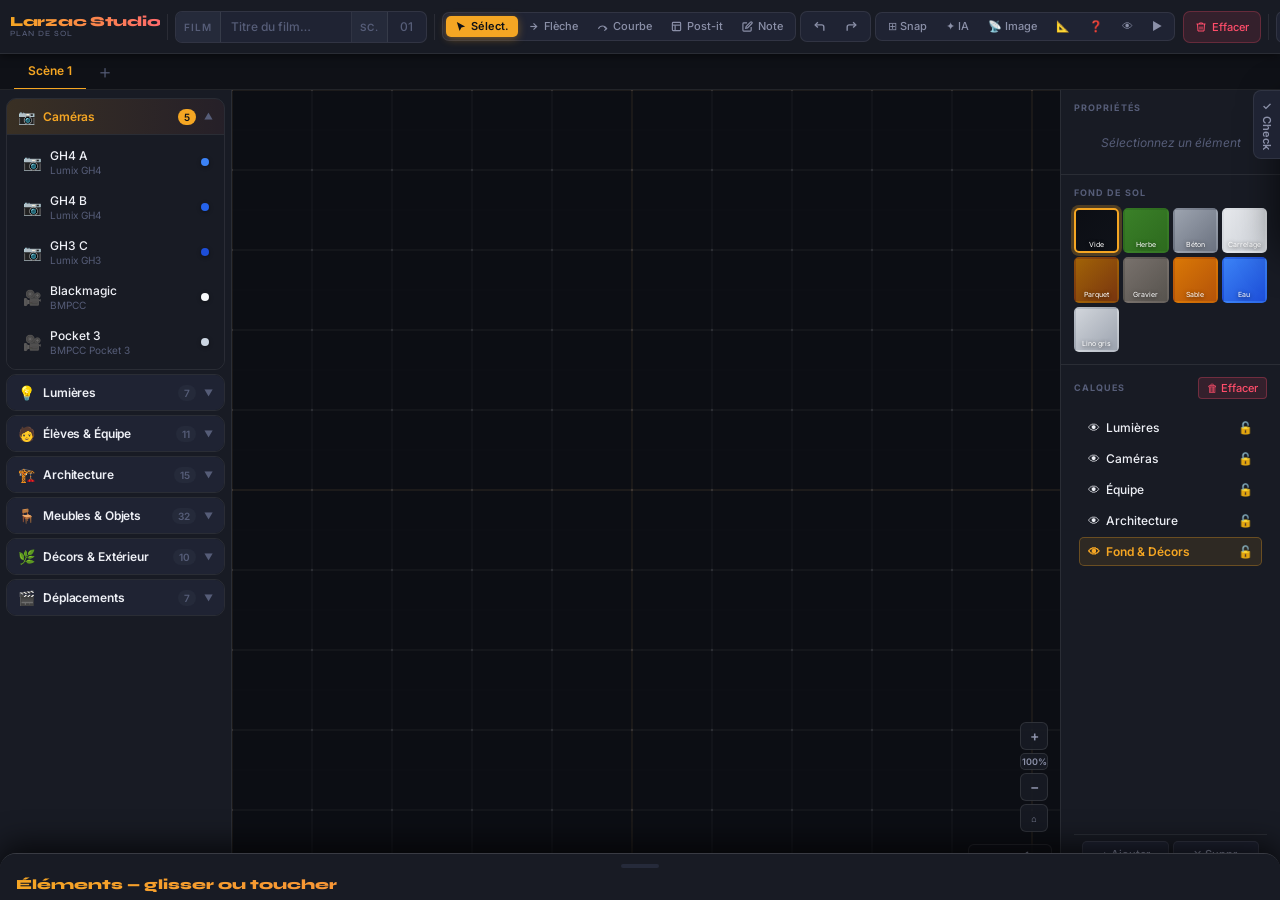
<file: plan sol.html>
<!DOCTYPE html>
<html lang="fr">
<head>
<meta charset="UTF-8">
<meta name="viewport" content="width=device-width, initial-scale=1.0, maximum-scale=1.0, user-scalable=no">
<title>Larzac Studio — Plan de Sol</title>
<style>
@import url('https://fonts.googleapis.com/css2?family=Inter:wght@400;500;600;700&family=Syne:wght@700;800&display=swap');
:root{
  --bg:#0f1117;--surface:#181b24;--surface2:#1f2333;--surface3:#252a3a;
  --border:rgba(255,255,255,.08);--border2:rgba(255,255,255,.14);
  --accent:#f5a623;--accent2:#ff6b6b;--accent3:#4ecdc4;--accent-light:rgba(245,166,35,.12);
  --text:#eef0f6;--text2:#8b90a8;--text3:#565d78;
  --red:#ff4d6a;--red-light:rgba(255,77,106,.12);
  --shadow-sm:0 2px 8px rgba(0,0,0,.5);--shadow-lg:0 12px 40px rgba(0,0,0,.7);
  --r:10px;--rs:7px;--rss:5px;
}
*{box-sizing:border-box;margin:0;padding:0}
body{font-family:'Inter',system-ui,sans-serif;font-size:13px;background:var(--bg);color:var(--text);height:100vh;display:flex;flex-direction:column;overflow:hidden}

/* ── TOPBAR ── */
#topbar{display:flex;align-items:center;gap:4px;padding:0 10px;height:54px;background:var(--surface);border-bottom:1px solid var(--border);flex-shrink:0;box-shadow:var(--shadow-sm);z-index:200;overflow-x:auto;overflow-y:hidden;scrollbar-width:none;-webkit-overflow-scrolling:touch}
.logo{font-family:'Syne',sans-serif;font-weight:800;font-size:14px;letter-spacing:-.02em;white-space:nowrap;line-height:1;flex-shrink:0;display:flex;flex-direction:column;gap:1px}
.logo-name{background:linear-gradient(90deg,var(--accent) 0%,#ff6b6b 100%);-webkit-background-clip:text;-webkit-text-fill-color:transparent;background-clip:text}
.logo small{font-size:8px;font-weight:500;color:var(--text3);letter-spacing:.12em;text-transform:uppercase;-webkit-text-fill-color:var(--text3)}
.tb-sep{width:1px;background:var(--border);height:26px;margin:0 3px;flex-shrink:0}
.film-fields{display:flex;align-items:center;background:var(--surface2);border:1px solid var(--border);border-radius:var(--rs);overflow:hidden;flex-shrink:0;height:32px}
.film-field-label{font-size:10px;font-weight:600;color:var(--text3);text-transform:uppercase;letter-spacing:.08em;padding:0 8px;border-right:1px solid var(--border);height:100%;display:flex;align-items:center;background:var(--surface3);white-space:nowrap;flex-shrink:0}
.tb-input{background:transparent;border:none;color:var(--text);font-family:'Inter',sans-serif;font-size:12px;font-weight:500;padding:0 10px;height:100%;outline:none;min-width:0}
.tb-input::placeholder{color:var(--text3)}
.tb-input-sep{width:1px;background:var(--border);height:100%;flex-shrink:0}
.tool-group{display:flex;align-items:center;gap:1px;background:var(--surface2);border:1px solid var(--border);border-radius:var(--rs);padding:3px;flex-shrink:0}
.tb-btn{display:flex;align-items:center;gap:5px;background:transparent;border:none;color:var(--text2);font-family:'Inter',sans-serif;font-size:11px;font-weight:500;padding:5px 9px;border-radius:var(--rss);cursor:pointer;white-space:nowrap;transition:all .15s;line-height:1}
.tb-btn:hover{background:var(--surface3);color:var(--text)}
.tb-btn.active{background:var(--accent);color:#0f1117;font-weight:600;box-shadow:0 2px 8px rgba(245,166,35,.4)}
.tb-btn-action{display:flex;align-items:center;gap:5px;background:var(--surface2);border:1px solid var(--border);color:var(--text2);font-family:'Inter',sans-serif;font-size:11px;font-weight:500;padding:0 11px;border-radius:var(--rs);cursor:pointer;white-space:nowrap;transition:all .15s;flex-shrink:0;height:32px}
.tb-btn-action:hover{background:var(--surface3);color:var(--text);border-color:var(--border2)}
.tb-btn-action.primary{background:var(--accent);color:#0f1117;border-color:var(--accent);font-weight:600;box-shadow:0 2px 8px rgba(245,166,35,.35)}
.tb-btn-action.primary:hover{background:#e8961a}
.tb-btn-action.danger{color:var(--red);border-color:rgba(255,77,106,.25);background:var(--red-light)}
.tb-btn-action.danger:hover{background:rgba(255,77,106,.2);border-color:var(--red)}
.spacer{flex:1}

/* ── LAYOUT ── */
#main{display:flex;flex:1;overflow:hidden;position:relative}

/* ── SIDEBAR ── */
#sidebar{width:232px;background:var(--surface);border-right:1px solid var(--border);display:flex;flex-direction:column;overflow:hidden;flex-shrink:0;position:relative;transition:width .22s cubic-bezier(.4,0,.2,1)}
#sidebar.collapsed{width:0!important;overflow:hidden;border-right:none}
#sidebar-scroll{overflow-y:auto;flex:1;padding:8px 6px}
#sidebar-scroll::-webkit-scrollbar{width:3px}
#sidebar-scroll::-webkit-scrollbar-thumb{background:var(--surface3);border-radius:4px}

/* Toggle buttons */
.panel-toggle{position:absolute;top:50%;transform:translateY(-50%);width:18px;height:48px;background:var(--surface2);border:1px solid var(--border);cursor:pointer;display:flex;align-items:center;justify-content:center;color:var(--text3);font-size:9px;z-index:10;transition:all .15s;user-select:none}
.panel-toggle:hover{background:var(--surface3);color:var(--accent)}
#sidebar .panel-toggle{right:-18px;border-left:none;border-radius:0 6px 6px 0}
#sidebar.collapsed .panel-toggle{border-left:1px solid var(--border)}
#right-panel .panel-toggle{left:-18px;border-right:none;border-radius:6px 0 0 6px}
#right-panel.collapsed .panel-toggle{border-right:1px solid var(--border)}

/* ── ACCORDIONS ── */
.accordion{margin-bottom:4px;border:1px solid var(--border);border-radius:var(--r);overflow:hidden}
.accordion-header{display:flex;align-items:center;gap:8px;padding:9px 11px;cursor:pointer;background:var(--surface2);user-select:none;transition:background .12s}
.accordion-header:hover{background:var(--surface3)}
.accordion-header.open{background:linear-gradient(90deg,rgba(245,166,35,.15) 0%,rgba(255,107,107,.06) 100%)}
.acc-icon{font-size:14px;flex-shrink:0}
.acc-title{font-weight:600;font-size:12px;color:var(--text);flex:1;letter-spacing:-.01em}
.accordion-header.open .acc-title{color:var(--accent)}
.acc-count{background:var(--surface3);color:var(--text3);font-size:10px;font-weight:600;padding:2px 6px;border-radius:20px}
.accordion-header.open .acc-count{background:var(--accent);color:#0f1117}
.acc-arrow{color:var(--text3);font-size:9px;transition:transform .2s;flex-shrink:0}
.accordion-header.open .acc-arrow{transform:rotate(180deg)}
.accordion-body{display:none;border-top:1px solid var(--border);background:var(--surface)}
.accordion-body.open{display:block}
.item-list{padding:5px;display:flex;flex-direction:column;gap:1px}
.drag-item{display:flex;align-items:center;gap:9px;padding:7px 9px;border-radius:var(--rss);cursor:grab;transition:all .12s;border:1px solid transparent;user-select:none;flex-wrap:wrap;gap:0;padding:4px 6px}
.drag-item:hover{background:rgba(245,166,35,.09);border-color:rgba(245,166,35,.2)}
.drag-item:active{cursor:grabbing;opacity:.7}
.di-icon{font-size:15px;width:20px;text-align:center;flex-shrink:0}
.di-info{flex:1;min-width:0}
.di-label{font-size:12px;font-weight:500;color:var(--text)}
.di-sub{font-size:10px;color:var(--text3);margin-top:1px}
.di-dot{width:8px;height:8px;border-radius:50%;flex-shrink:0;box-shadow:0 1px 4px rgba(0,0,0,.4);margin-left:auto}

/* ── CANVAS ── */
#canvas-wrap{flex:1;position:relative;overflow:hidden;background:#0c0e14}
#floor-canvas{position:absolute;top:0;left:0;cursor:default;touch-action:none}

/* ── RIGHT PANEL ── */
#right-panel{width:220px;background:var(--surface);border-left:1px solid var(--border);display:flex;flex-direction:column;overflow:hidden;flex-shrink:0;position:relative;transition:width .22s cubic-bezier(.4,0,.2,1)}
#right-panel.collapsed{width:0!important;overflow:hidden;border-left:none}
.rp-section{padding:12px 13px;border-bottom:1px solid var(--border);flex-shrink:0}
.rp-title{font-size:9px;font-weight:700;color:var(--text3);text-transform:uppercase;letter-spacing:.12em;margin-bottom:10px}
.prop-row{display:flex;align-items:center;gap:8px;margin-bottom:8px}
.prop-row label{font-size:11px;color:var(--text2);width:52px;flex-shrink:0;font-weight:500}
.prop-row input[type="range"]{flex:1;accent-color:var(--accent)}
.prop-val{width:36px;background:var(--surface2);border:1px solid var(--border);color:var(--text);font-family:'Inter',sans-serif;font-size:11px;padding:3px 5px;border-radius:var(--rss);text-align:right}
.prop-row input[type="color"]{width:28px;height:22px;border:1px solid var(--border);border-radius:var(--rss);background:none;cursor:pointer;padding:1px}
.prop-row input[type="text"]{flex:1;background:var(--surface2);border:1px solid var(--border);color:var(--text);font-family:'Inter',sans-serif;font-size:11px;padding:4px 7px;border-radius:var(--rss);outline:none;transition:border-color .12s}
.prop-row input[type="text"]:focus{border-color:var(--accent)}
.prop-btn{width:100%;background:var(--surface2);border:1px solid var(--border);color:var(--text2);font-family:'Inter',sans-serif;font-size:11px;font-weight:500;padding:6px 10px;border-radius:var(--rss);cursor:pointer;margin-bottom:4px;transition:all .12s;text-align:left;display:flex;align-items:center;gap:6px}
.prop-btn:hover{background:var(--surface3);border-color:var(--border2);color:var(--text)}
.prop-btn.del:hover{background:var(--red-light);border-color:rgba(255,77,106,.4);color:var(--red)}
.prop-btn.blu:hover{background:var(--accent-light);border-color:rgba(245,166,35,.3);color:var(--accent)}
#no-sel{color:var(--text3);font-size:12px;text-align:center;padding:12px 0;font-style:italic}

/* BG swatches */
.bg-grid{display:grid;grid-template-columns:repeat(4,1fr);gap:4px}
.bg-swatch{aspect-ratio:1;border-radius:var(--rss);cursor:pointer;border:2px solid transparent;transition:all .15s;position:relative;overflow:hidden;display:flex;align-items:flex-end;justify-content:center}
.bg-swatch:hover{transform:scale(1.07)}
.bg-swatch.active{border-color:var(--accent);box-shadow:0 0 0 3px rgba(245,166,35,.25)}
.bg-swatch span{font-size:7px;color:#fff;text-shadow:0 1px 4px #000b;padding:2px;text-align:center}

/* Layers */
#layers-list{overflow-y:auto;padding:5px;flex:1;min-height:50px}
#layers-list::-webkit-scrollbar{width:3px}
#layers-list::-webkit-scrollbar-thumb{background:var(--surface3);border-radius:2px}
.layer-row{display:flex;align-items:center;gap:6px;padding:6px 8px;border-radius:var(--rss);cursor:pointer;border:1px solid transparent;margin-bottom:2px;transition:all .1s;font-size:12px;font-weight:500}
.layer-row:hover{background:var(--surface2)}
.layer-row.active{border-color:rgba(245,166,35,.3);background:rgba(245,166,35,.1);color:var(--accent);font-weight:600}
.layer-row.dim{opacity:.35}
.layer-vis,.layer-lock{cursor:pointer;font-size:12px;flex-shrink:0}
.layer-name{flex:1}
.layer-actions{display:flex;gap:4px;padding:6px 8px;border-top:1px solid var(--border)}
.layer-actions button{flex:1;background:var(--surface2);border:1px solid var(--border);color:var(--text2);font-family:'Inter',sans-serif;font-size:11px;font-weight:500;padding:5px;border-radius:var(--rss);cursor:pointer;transition:all .12s}
.layer-actions button:hover{background:var(--surface3);border-color:var(--border2);color:var(--text)}
.layer-actions .del-btn:hover{color:var(--red);border-color:rgba(255,77,106,.4);background:var(--red-light)}

/* Status */
#statusbar{height:26px;background:var(--surface);border-top:1px solid var(--border);display:flex;align-items:center;padding:0 14px;font-size:10px;color:var(--text3);gap:20px;flex-shrink:0;letter-spacing:.02em}
.s-dot{width:6px;height:6px;border-radius:50%;background:var(--accent);display:inline-block;margin-right:5px;box-shadow:0 0 6px rgba(245,166,35,.6)}

/* Modal */
.modal-overlay{position:fixed;inset:0;background:rgba(5,7,15,.8);z-index:1000;display:none;align-items:center;justify-content:center;backdrop-filter:blur(6px)}
.modal-overlay.open{display:flex}
.modal-box{background:var(--surface);border:1px solid var(--border2);border-radius:14px;padding:24px;min-width:310px;box-shadow:var(--shadow-lg)}
.modal-box h2{font-family:'Syne',sans-serif;font-size:16px;font-weight:800;margin-bottom:14px;background:linear-gradient(90deg,var(--accent),var(--accent2));-webkit-background-clip:text;-webkit-text-fill-color:transparent;background-clip:text}
.modal-box input{width:100%;background:var(--surface2);border:1px solid var(--border);color:var(--text);font-family:'Inter',sans-serif;font-size:13px;padding:8px 11px;border-radius:var(--rs);margin-bottom:10px;outline:none;transition:border-color .12s}
.modal-box input:focus{border-color:var(--accent)}
.modal-btns{display:flex;gap:8px;justify-content:flex-end;margin-top:6px}
.modal-btns button{font-family:'Inter',sans-serif;font-size:12px;font-weight:600;padding:7px 18px;border-radius:var(--rs);border:1px solid var(--border);cursor:pointer;transition:all .12s}
.btn-ok{background:var(--accent);color:#0f1117;border-color:var(--accent);box-shadow:0 2px 10px rgba(245,166,35,.4)}
.btn-ok:hover{background:#e8961a}
.btn-cancel{background:var(--surface2);color:var(--text2)}
.btn-cancel:hover{background:var(--surface3)}

/* ══ MOBILE TOOLBAR ══ */
#mobile-toolbar{display:none;position:fixed;bottom:0;left:0;right:0;height:60px;background:var(--surface);border-top:1px solid var(--border);z-index:300;align-items:center;justify-content:space-around;padding:0 4px;box-shadow:0 -4px 20px rgba(0,0,0,.6)}
.mob-btn{display:flex;flex-direction:column;align-items:center;gap:3px;background:none;border:none;color:var(--text3);font-family:'Inter',sans-serif;font-size:9px;font-weight:500;cursor:pointer;padding:6px 10px;border-radius:10px;transition:all .12s;min-width:50px;-webkit-text-fill-color:var(--text3)}
.mob-btn:active,.mob-btn.active{color:var(--accent);background:rgba(245,166,35,.12);-webkit-text-fill-color:var(--accent)}

/* Mobile drawer */
.mobile-drawer{display:block;position:fixed;bottom:60px;left:0;right:0;max-height:65vh;background:var(--surface);border-top:1px solid var(--border2);border-radius:16px 16px 0 0;z-index:290;overflow-y:auto;box-shadow:0 -8px 30px rgba(0,0,0,.7);transform:translateY(110%);transition:transform .28s cubic-bezier(.4,0,.2,1);pointer-events:none}
.mobile-drawer.open{transform:translateY(0);pointer-events:auto}
.drawer-handle{display:flex;align-items:center;justify-content:center;padding:10px 0 6px;position:sticky;top:0;background:var(--surface);z-index:1}
.drawer-handle-bar{width:38px;height:4px;background:var(--surface3);border-radius:2px}
.drawer-title{font-family:'Syne',sans-serif;font-size:14px;font-weight:800;color:var(--text);padding:2px 16px 10px;background:linear-gradient(90deg,var(--accent),var(--accent2));-webkit-background-clip:text;-webkit-text-fill-color:transparent;background-clip:text}

/* Backdrop */
#mob-backdrop{display:none;position:fixed;inset:0 0 60px 0;background:rgba(0,0,0,.5);z-index:280;backdrop-filter:blur(3px)}
#mob-backdrop.open{display:block}

/* ══ RESPONSIVE ══ */
@media(max-width:900px){
  #sidebar{width:190px}
  #right-panel{width:186px}
}
@media(max-width:680px){
  #topbar{height:50px;padding:0 10px;gap:3px}
  #sidebar,#right-panel,#statusbar{display:none!important}
  #mobile-toolbar{display:flex}
  body{padding-bottom:60px}
  #main{height:calc(100vh - 50px - 60px)}
  .film-fields{height:28px}
  .film-fields .tb-input[style*="130px"]{width:80px!important}
  .logo small{display:none}
  .tool-group{padding:2px}
  .tb-btn{padding:5px 7px;font-size:0}
  .tb-btn svg{width:15px;height:15px}
  .tb-btn-action{padding:0 8px;font-size:0;height:28px}
  .tb-btn-action svg{width:14px;height:14px}
}
/* ══ SCÈNE TABS ══════════════════════════════ */
#scene-tabs-bar {
  display:flex;align-items:center;gap:0;
  background:var(--bg);border-bottom:1px solid var(--border);
  padding:0 14px;height:36px;flex-shrink:0;overflow-x:auto;overflow-y:hidden;
  scrollbar-width:none;
}
#scene-tabs-bar::-webkit-scrollbar{display:none}
.scene-tab {
  display:flex;align-items:center;gap:6px;
  padding:0 14px;height:36px;cursor:pointer;
  font-size:12px;font-weight:500;color:var(--text3);
  border-bottom:2px solid transparent;white-space:nowrap;
  transition:all .12s;user-select:none;flex-shrink:0;
}
.scene-tab:hover{color:var(--text2);}
.scene-tab.active{color:var(--accent);border-bottom-color:var(--accent);font-weight:600;}
.scene-tab-close {
  width:14px;height:14px;border-radius:50%;border:none;
  background:transparent;color:var(--text3);cursor:pointer;
  display:flex;align-items:center;justify-content:center;
  font-size:10px;transition:all .12s;padding:0;line-height:1;
}
.scene-tab-close:hover{background:var(--red-light);color:var(--red);}
.scene-tab-add {
  padding:0 10px;height:36px;border:none;background:none;
  color:var(--text3);font-size:18px;cursor:pointer;flex-shrink:0;
  transition:color .12s;line-height:36px;
}
.scene-tab-add:hover{color:var(--accent);}

/* ══ RÈGLE / ÉCHELLE ══════════════════════════ */
#ruler-h,#ruler-v {
  position:absolute;background:rgba(15,17,23,.75);
  pointer-events:none;z-index:5;font-size:9px;
  font-family:'Inter',monospace;color:var(--text3);
}
#ruler-h{top:0;left:22px;right:0;height:22px;}
#ruler-v{top:22px;left:0;bottom:0;width:22px;}
#ruler-corner{
  position:absolute;top:0;left:0;width:22px;height:22px;
  background:rgba(15,17,23,.75);z-index:6;border-right:1px solid var(--border);
  border-bottom:1px solid var(--border);display:flex;align-items:center;
  justify-content:center;cursor:pointer;font-size:9px;color:var(--text3);
  pointer-events:auto;
}
#ruler-corner:hover{color:var(--accent);}
#canvas-wrap.rulers-on #floor-canvas{top:22px;left:22px;}
#canvas-wrap.rulers-on{padding:22px 0 0 22px;}
.scale-badge {
  position:absolute;bottom:8px;right:8px;
  background:rgba(15,17,23,.8);border:1px solid var(--border);
  border-radius:6px;padding:4px 10px;font-size:10px;color:var(--text2);
  pointer-events:none;z-index:5;display:flex;align-items:center;gap:6px;
}
.scale-line{width:40px;height:2px;background:var(--accent);display:inline-block;border-radius:1px;}

/* ══ POST-ITS ════════════════════════════════ */
.postit {
  position:absolute;min-width:140px;max-width:220px;
  border-radius:3px 10px 10px 3px;
  box-shadow:0 4px 16px rgba(0,0,0,.5),0 1px 4px rgba(0,0,0,.3);
  cursor:move;user-select:none;z-index:20;
  transition:box-shadow .12s;
}
.postit:hover{box-shadow:0 6px 24px rgba(0,0,0,.6);}
.postit-header{
  display:flex;align-items:center;justify-content:space-between;
  padding:5px 8px 3px;font-size:10px;font-weight:600;
  letter-spacing:.05em;text-transform:uppercase;opacity:.7;
}
.postit-body{
  padding:4px 8px 10px;font-size:12px;line-height:1.5;
  min-height:50px;outline:none;white-space:pre-wrap;word-break:break-word;
}
.postit-close{
  background:none;border:none;cursor:pointer;font-size:13px;
  opacity:.5;padding:0;line-height:1;
}
.postit-close:hover{opacity:1;}
.postit-resize{
  position:absolute;bottom:3px;right:5px;font-size:10px;
  opacity:.3;cursor:se-resize;
}
#btn-postit.active{background:var(--accent);color:#0f1117;}

/* ══ CHECKLIST PANEL ═════════════════════════ */
#checklist-panel{position:fixed;right:0;top:90px;width:300px;background:var(--surface);border:1px solid var(--border);border-right:none;border-radius:12px 0 0 12px;box-shadow:var(--shadow-lg);z-index:150;transform:translateX(100%);transition:transform .25s cubic-bezier(.4,0,.2,1);display:flex;flex-direction:column;max-height:calc(100vh - 120px);}
#checklist-panel.open{transform:translateX(0);}
#checklist-toggle{position:fixed;right:0;top:90px;background:var(--surface2);border:1px solid var(--border);border-right:none;border-radius:8px 0 0 8px;padding:8px 6px;cursor:pointer;z-index:151;color:var(--text2);font-size:11px;font-weight:600;font-family:'Inter',sans-serif;transition:all .12s;writing-mode:vertical-rl;}
#checklist-toggle:hover{background:var(--surface3);color:var(--accent);}
#checklist-toggle.active{background:var(--accent-light);color:var(--accent);}
.cl-header{display:flex;align-items:center;justify-content:space-between;padding:14px 16px 10px;}
.cl-title{font-family:'Syne',sans-serif;font-size:14px;font-weight:800;background:linear-gradient(90deg,var(--accent),var(--accent2));-webkit-background-clip:text;-webkit-text-fill-color:transparent;background-clip:text;}
.cl-close{background:none;border:none;color:var(--text3);font-size:18px;cursor:pointer;line-height:1;padding:0;}
.cl-scene-name{font-size:11px;color:var(--text3);padding:0 16px 10px;font-style:italic;}
.cl-body{overflow-y:auto;flex:1;padding:0 16px 16px;}
.cl-section{margin-bottom:14px;}
.cl-section-title{font-size:10px;font-weight:700;color:var(--text3);text-transform:uppercase;letter-spacing:.1em;margin-bottom:8px;}
.cl-item{display:flex;align-items:center;gap:10px;padding:7px 10px;border-radius:var(--rss);margin-bottom:3px;border:1px solid var(--border);background:var(--surface2);cursor:pointer;transition:all .12s;}
.cl-item:hover{border-color:var(--border2);}
.cl-item.checked{background:rgba(61,224,138,.08);border-color:rgba(61,224,138,.25);}
.cl-check{width:18px;height:18px;border-radius:4px;border:2px solid var(--border2);flex-shrink:0;display:flex;align-items:center;justify-content:center;transition:all .12s;}
.cl-item.checked .cl-check{background:var(--green);border-color:var(--green);}
.cl-check-mark{color:#fff;font-size:11px;display:none;}
.cl-item.checked .cl-check-mark{display:block;}
.cl-item-label{font-size:12px;font-weight:500;color:var(--text);flex:1;}
.cl-item.checked .cl-item-label{color:var(--text3);text-decoration:line-through;}
.cl-progress{height:4px;background:var(--surface3);border-radius:2px;margin:0 16px 12px;overflow:hidden;}
.cl-progress-bar{height:100%;background:linear-gradient(90deg,var(--accent),var(--green));border-radius:2px;transition:width .3s;}
.cl-footer{padding:10px 16px;border-top:1px solid var(--border);display:flex;gap:8px;}
.cl-btn{flex:1;padding:7px;border-radius:var(--rss);border:1px solid var(--border);background:var(--surface2);color:var(--text2);font-family:'Inter',sans-serif;font-size:11px;font-weight:600;cursor:pointer;transition:all .12s;}
.cl-btn:hover{background:var(--surface3);color:var(--text);}
.cl-btn.primary{background:var(--green);border-color:var(--green);color:#0f1117;}
/* Role panel */
#role-panel{position:fixed;background:var(--surface);border:1px solid var(--border2);border-radius:10px;padding:14px;width:230px;box-shadow:var(--shadow-lg);z-index:200;display:none;}
#role-panel.open{display:block;}
.rp-role-title{font-size:12px;font-weight:700;color:var(--text);margin-bottom:10px;}
.role-select,.role-note{width:100%;background:var(--surface2);border:1px solid var(--border);color:var(--text);font-family:'Inter',sans-serif;font-size:12px;padding:6px 8px;border-radius:var(--rss);outline:none;}
.role-select{margin-bottom:8px;}
.role-note{resize:none;height:60px;font-size:11px;}
.role-select:focus,.role-note:focus{border-color:var(--accent);}
.role-btns{display:flex;gap:6px;margin-top:8px;}
.role-btn{flex:1;padding:6px;border-radius:var(--rss);border:1px solid var(--border);background:var(--surface2);color:var(--text2);font-family:'Inter',sans-serif;font-size:11px;font-weight:600;cursor:pointer;}
.role-btn.ok{background:var(--accent);color:#0f1117;border-color:var(--accent);}
/* Student mode */
body.student-mode #sidebar,body.student-mode #right-panel{opacity:.3;pointer-events:none;}
body.student-mode #topbar::after{content:'MODE LECTURE SEULE';position:absolute;left:50%;transform:translateX(-50%);background:rgba(245,166,35,.15);border:1px solid rgba(245,166,35,.3);color:var(--accent);font-size:10px;font-weight:700;letter-spacing:.1em;padding:3px 12px;border-radius:20px;pointer-events:none;}
body.student-mode canvas{cursor:not-allowed;}
#btn-student-mode.active,#btn-anim-cam.active{background:var(--accent);color:#0f1117;}

/* ══ ZOOM CONTROLS ════════════════════════════ */
#zoom-controls{
  position:absolute;bottom:42px;right:12px;
  display:flex;flex-direction:column;gap:3px;z-index:6;
}
.zoom-btn{
  width:28px;height:28px;background:rgba(24,27,36,.9);border:1px solid rgba(255,255,255,.1);
  border-radius:6px;color:#8b90a8;font-size:14px;cursor:pointer;
  display:flex;align-items:center;justify-content:center;transition:all .12s;
  font-family:'Inter',sans-serif;font-weight:600;line-height:1;
}
.zoom-btn:hover{background:rgba(37,42,58,.95);color:#f5a623;border-color:rgba(245,166,35,.3);}
#zoom-label{
  background:rgba(24,27,36,.9);border:1px solid rgba(255,255,255,.1);
  border-radius:5px;color:#8b90a8;font-size:9px;font-weight:600;
  text-align:center;padding:2px 0;font-family:'Inter',monospace;
}
/* snap active */
#btn-snap.active{background:var(--accent);color:#0f1117;}
/* lock icon on objects */
.obj-locked-indicator{pointer-events:none;}
/* ══ INLINE LABEL EDITOR ══ */
#inline-label-editor{
  position:absolute;z-index:50;background:var(--surface);
  border:2px solid var(--accent);border-radius:6px;
  padding:4px 8px;font-family:'Inter',sans-serif;font-size:12px;font-weight:600;
  color:var(--text);outline:none;min-width:80px;max-width:200px;
  box-shadow:0 4px 20px rgba(0,0,0,.6);text-align:center;
  display:none;
}
/* ══ ANIMATION DOTS ══ */
.cam-anim-dot{
  position:absolute;width:10px;height:10px;border-radius:50%;
  pointer-events:none;z-index:15;transform:translate(-50%,-50%);
  box-shadow:0 0 6px 2px currentColor;opacity:.85;
  transition:left .05s linear,top .05s linear;
}
/* ══ AI MODAL ════════════════════════════════ */
#ai-modal-overlay{
  position:fixed;inset:0;background:rgba(5,7,15,.8);z-index:400;
  display:none;align-items:center;justify-content:center;backdrop-filter:blur(6px);
}
#ai-modal-overlay.open{display:flex;}
#ai-modal{
  background:#181b24;border:1px solid rgba(255,255,255,.14);border-radius:16px;
  padding:0;width:min(560px,94vw);max-height:85vh;display:flex;flex-direction:column;
  box-shadow:0 20px 60px rgba(0,0,0,.8);overflow:hidden;
}
.ai-modal-header{
  padding:18px 20px 14px;border-bottom:1px solid rgba(255,255,255,.08);
  display:flex;align-items:center;justify-content:space-between;
}
.ai-modal-title{
  font-family:'Syne',sans-serif;font-size:16px;font-weight:800;
  background:linear-gradient(90deg,#f5a623,#ff6b6b);
  -webkit-background-clip:text;-webkit-text-fill-color:transparent;background-clip:text;
}
.ai-modal-body{padding:16px 20px;flex:1;overflow-y:auto;}
.ai-prompt-label{font-size:12px;color:#8b90a8;margin-bottom:8px;line-height:1.5;}
#ai-prompt{
  width:100%;background:#1f2333;border:1px solid rgba(255,255,255,.1);
  color:#eef0f6;font-family:'Inter',sans-serif;font-size:13px;
  padding:10px 12px;border-radius:8px;resize:vertical;min-height:90px;
  outline:none;line-height:1.5;
}
#ai-prompt:focus{border-color:#f5a623;}
.ai-examples{display:flex;flex-wrap:wrap;gap:6px;margin-top:10px;}
.ai-example{
  background:#252a3a;border:1px solid rgba(255,255,255,.08);border-radius:20px;
  padding:4px 12px;font-size:11px;color:#8b90a8;cursor:pointer;transition:all .12s;
}
.ai-example:hover{background:rgba(245,166,35,.1);border-color:#f5a623;color:#f5a623;}
#ai-result{
  margin-top:14px;background:#0f1117;border:1px solid rgba(255,255,255,.06);
  border-radius:8px;padding:10px 12px;font-size:11px;color:#8b90a8;
  min-height:60px;display:none;line-height:1.6;max-height:200px;overflow-y:auto;
}
#ai-result.visible{display:block;}
.ai-modal-footer{
  padding:12px 20px;border-top:1px solid rgba(255,255,255,.08);
  display:flex;gap:8px;align-items:center;
}
#ai-status{flex:1;font-size:11px;color:#565d78;font-style:italic;}
.ai-btn{
  padding:8px 18px;border-radius:8px;border:1px solid rgba(255,255,255,.1);
  font-family:'Inter',sans-serif;font-size:12px;font-weight:600;cursor:pointer;transition:all .12s;
}
.ai-btn-cancel{background:#1f2333;color:#8b90a8;}
.ai-btn-cancel:hover{background:#252a3a;color:#eef0f6;}
.ai-btn-go{background:#f5a623;color:#0f1117;border-color:#f5a623;box-shadow:0 2px 10px rgba(245,166,35,.3);}
.ai-btn-go:hover{background:#e8961a;}
.ai-btn-go:disabled{background:#374151;color:#6b7280;border-color:#374151;box-shadow:none;cursor:not-allowed;}
.ai-btn-place{background:#3de08a;color:#0f1117;border-color:#3de08a;box-shadow:0 2px 10px rgba(61,224,138,.3);}
.ai-btn-place:hover{background:#2bc47a;}

/* ══ MENU MOBILE "⋯" ════════════════════════ */
#btn-more{display:none;}
#more-menu{
  position:fixed;top:54px;right:0;width:260px;
  background:#181b24;border:1px solid rgba(255,255,255,.12);
  border-top:none;border-radius:0 0 0 12px;
  box-shadow:0 8px 32px rgba(0,0,0,.7);
  z-index:500;display:none;flex-direction:column;padding:6px;
}
#more-menu.open{display:flex;}
#more-backdrop{
  position:fixed;inset:0;z-index:499;display:none;
}
#more-backdrop.open{display:block;}
.more-section{
  font-size:9px;font-weight:700;color:#565d78;
  text-transform:uppercase;letter-spacing:.1em;
  padding:8px 10px 4px;
}
.more-row{
  display:flex;flex-wrap:wrap;gap:4px;padding:2px 6px 6px;
  border-bottom:1px solid rgba(255,255,255,.06);
}
.more-row:last-child{border:none;}
.more-btn{
  display:flex;align-items:center;gap:6px;
  background:#1f2333;border:1px solid rgba(255,255,255,.08);
  color:#8b90a8;font-family:'Inter',sans-serif;font-size:11px;font-weight:500;
  padding:6px 10px;border-radius:6px;cursor:pointer;transition:all .12s;
  white-space:nowrap;
}
.more-btn:hover{background:#252a3a;color:#eef0f6;border-color:rgba(255,255,255,.16);}
.more-btn.active{background:#f5a623;color:#0f1117;border-color:#f5a623;}

/* ── Responsive ───────────────────────────── */
@media(max-width:900px){
  .tb-btn{font-size:0;padding:5px 8px;}
  .tb-btn svg{width:14px;height:14px;}
  .tb-btn-action{padding:0 8px;font-size:0;}
  .tb-btn-action svg{width:14px;height:14px;}
  .film-fields .tb-input[style*="130px"]{width:70px!important;}
}
@media(max-width:600px){
  /* Tout passe dans le menu ⋯ sauf l'essentiel */
  #topbar .tool-group:not(#tg-essential){display:none!important;}
  #topbar .tb-sep{display:none!important;}
  #topbar .tb-btn-action{display:none!important;}
  #btn-save{display:flex!important;}
  #btn-more{display:flex!important;}
  .logo small{display:none;}
  .film-fields{height:28px;}
  .film-fields .tb-input[style*="130px"]{width:55px!important;}
}
@media(max-width:380px){
  .film-fields{display:none;}
}

</style>
</head>
<body>

<div id="topbar">
  <div class="logo"><span class="logo-name">Larzac Studio</span><small>Plan de sol</small></div>
  <div class="tb-sep"></div>
  <div class="film-fields">
    <span class="film-field-label">Film</span>
    <input class="tb-input" type="text" id="film-title" placeholder="Titre du film…" style="width:130px">
    <span class="tb-input-sep"></span>
    <span class="film-field-label">Sc.</span>
    <input class="tb-input" type="text" id="scene-num" placeholder="01" style="width:38px;text-align:center">
  </div>
  <div class="tb-sep"></div>
  <div class="tool-group" id="tg-essential">
    <button class="tb-btn active" id="btn-select" title="Sélectionner (V)"><svg width="11" height="11" viewBox="0 0 24 24" fill="currentColor"><path d="M4 2l18 10-8 2-4 8z"/></svg> Sélect.</button>
    <button class="tb-btn" id="btn-arrow-straight" title="Flèche"><svg width="11" height="11" viewBox="0 0 24 24" fill="none" stroke="currentColor" stroke-width="2.5"><line x1="5" y1="12" x2="19" y2="12"/><polyline points="12 5 19 12 12 19"/></svg> Flèche</button>
    <button class="tb-btn" id="btn-arrow-curve" title="Courbe"><svg width="11" height="11" viewBox="0 0 24 24" fill="none" stroke="currentColor" stroke-width="2.5"><path d="M3 17c4-8 14-8 18 0"/><polyline points="16 13 21 17 16 21"/></svg> Courbe</button>
    <button class="tb-btn" id="btn-postit" title="Post-it" onclick="addPostit()"><svg width="11" height="11" viewBox="0 0 24 24" fill="none" stroke="currentColor" stroke-width="2.5"><rect x="3" y="3" width="18" height="18" rx="2"/><line x1="3" y1="9" x2="21" y2="9"/><line x1="9" y1="21" x2="9" y2="9"/></svg> Post-it</button>
    <button class="tb-btn" id="btn-annotate" title="Note"><svg width="11" height="11" viewBox="0 0 24 24" fill="none" stroke="currentColor" stroke-width="2.5"><path d="M11 4H4a2 2 0 0 0-2 2v14a2 2 0 0 0 2 2h14a2 2 0 0 0 2-2v-7"/><path d="M18.5 2.5a2.121 2.121 0 0 1 3 3L12 15l-4 1 1-4 9.5-9.5z"/></svg> Note</button>
  </div>
  <div class="tool-group">
    <button class="tb-btn" id="btn-undo" title="Ctrl+Z"><svg width="13" height="13" viewBox="0 0 24 24" fill="none" stroke="currentColor" stroke-width="2.5"><polyline points="9 14 4 9 9 4"/><path d="M20 20v-7a4 4 0 0 0-4-4H4"/></svg></button>
    <button class="tb-btn" id="btn-redo" title="Ctrl+Y"><svg width="13" height="13" viewBox="0 0 24 24" fill="none" stroke="currentColor" stroke-width="2.5"><polyline points="15 14 20 9 15 4"/><path d="M4 20v-7a4 4 0 0 1 4-4h12"/></svg></button>
  </div>
  <div class="tool-group">
    <button class="tb-btn" id="btn-snap" onclick="toggleSnap()" title="Snap à la grille (aimant)">⊞ Snap</button>
    <button class="tb-btn" id="btn-ai-plan" onclick="openAIModal()" title="Générer le plan par IA">✦ IA</button>
    <button class="tb-btn" id="btn-sat" onclick="openSatModal()" title="Générer depuis image satellite / plan photo">📡 Image</button>
    <button class="tb-btn" id="btn-library" onclick="toggleLibrary()" title="Bibliothèque de plans" style="min-width:28px">📐</button>
    <button class="tb-btn" id="btn-tutorial" onclick="startTutorial()" title="Tutoriel" style="min-width:28px">❓</button>
    <button class="tb-btn" id="btn-student-mode" onclick="toggleStudentMode()" title="Mode lecture seule">👁</button>
    <button class="tb-btn" id="btn-anim-cam" onclick="toggleCamAnim()" title="Animer les déplacements caméra">▶</button>
  </div>
  <div class="spacer"></div>
  <button class="tb-btn-action danger" id="btn-clear" title="Effacer tout"><svg width="12" height="12" viewBox="0 0 24 24" fill="none" stroke="currentColor" stroke-width="2"><polyline points="3 6 5 6 21 6"/><path d="M19 6l-1 14H6L5 6"/><path d="M10 11v6M14 11v6"/><path d="M9 6V4h6v2"/></svg> Effacer</button>
  <div class="tb-sep"></div>
  <button class="tb-btn-action" id="btn-export-pdf" onclick="exportPDF()" title="Export PDF"><svg width="12" height="12" viewBox="0 0 24 24" fill="none" stroke="currentColor" stroke-width="2"><path d="M14 2H6a2 2 0 0 0-2 2v16a2 2 0 0 0 2 2h12a2 2 0 0 0 2-2V8z"/><polyline points="14 2 14 8 20 8"/><line x1="9" y1="13" x2="15" y2="13"/><line x1="9" y1="17" x2="15" y2="17"/></svg> PDF</button>
  <button class="tb-btn-action" id="btn-export"><svg width="12" height="12" viewBox="0 0 24 24" fill="none" stroke="currentColor" stroke-width="2"><path d="M21 15v4a2 2 0 0 1-2 2H5a2 2 0 0 1-2-2v-4"/><polyline points="7 10 12 15 17 10"/><line x1="12" y1="15" x2="12" y2="3"/></svg> PNG</button>
  <button class="tb-btn-action primary" id="btn-save"><svg width="12" height="12" viewBox="0 0 24 24" fill="none" stroke="currentColor" stroke-width="2"><path d="M19 21H5a2 2 0 0 1-2-2V5a2 2 0 0 1 2-2h11l5 5v11a2 2 0 0 1-2 2z"/><polyline points="17 21 17 13 7 13 7 21"/><polyline points="7 3 7 8 15 8"/></svg> Enregistrer</button>
  <button class="tb-btn-action" id="btn-load"><svg width="12" height="12" viewBox="0 0 24 24" fill="none" stroke="currentColor" stroke-width="2"><path d="M22 19a2 2 0 0 1-2 2H4a2 2 0 0 1-2-2V5a2 2 0 0 1 2-2h5l2 3h9a2 2 0 0 1 2 2z"/></svg> Charger</button>
  <input type="file" id="file-input" accept=".json" style="display:none">
  <!-- Mobile more button -->
  <button id="btn-more" class="tb-btn-action" onclick="toggleMoreMenu()" title="Plus d'options"
    style="display:none;padding:0 10px;font-size:18px;line-height:1;font-weight:400;">⋯</button>
</div>

<!-- MORE MENU (mobile) -->
<div id="more-backdrop" onclick="closeMoreMenu()"></div>
<div id="more-menu">
  <div class="more-section">Outils de dessin</div>
  <div class="more-row">
    <button class="more-btn" onclick="setTool('arrow-straight');closeMoreMenu()">→ Flèche</button>
    <button class="more-btn" onclick="setTool('arrow-curve');closeMoreMenu()">↝ Courbe</button>
    <button class="more-btn" onclick="setTool('annotate');closeMoreMenu()">✎ Note</button>
    <button class="more-btn" onclick="addPostit();closeMoreMenu()">📌 Post-it</button>
  </div>
  <div class="more-section">Actions</div>
  <div class="more-row">
    <button class="more-btn" onclick="undo();closeMoreMenu()">↩ Annuler</button>
    <button class="more-btn" onclick="redo();closeMoreMenu()">↪ Rétablir</button>
    <button class="more-btn" id="more-snap" onclick="toggleSnap();updateMoreMenu()">⊞ Snap</button>
  </div>
  <div class="more-section">Export & Fichier</div>
  <div class="more-row">
    <button class="more-btn" onclick="exportPDF();closeMoreMenu()">📄 PDF</button>
    <button class="more-btn" onclick="exportPNG();closeMoreMenu()">🖼 PNG</button>
    <button class="more-btn" onclick="document.getElementById('file-input').click();closeMoreMenu()">📂 Charger</button>
    <button class="more-btn" onclick="clearAll();closeMoreMenu()">🗑 Effacer</button>
  </div>
  <div class="more-section">Outils avancés</div>
  <div class="more-row">
    <button class="more-btn" onclick="toggleLibrary();closeMoreMenu()">📐 Biblio.</button>
    <button class="more-btn" onclick="openAIModal();closeMoreMenu()">✦ IA</button>
    <button class="more-btn" onclick="startTutorial();closeMoreMenu()">❓ Aide</button>
    <button class="more-btn" id="more-student" onclick="toggleStudentMode();updateMoreMenu()">👁 Élève</button>
    <button class="more-btn" id="more-anim" onclick="toggleCamAnim();updateMoreMenu()">▶ Anim.</button>
    <button class="more-btn" onclick="toggleChecklist();closeMoreMenu()">✓ Check</button>
  </div>
</div>

<div id="scene-tabs-bar">
  <div id="scene-tabs"></div>
  <button class="scene-tab-add" id="btn-add-scene" title="Nouvelle scène">＋</button>
</div>
<div id="main">
  <!-- SIDEBAR -->
  <div id="sidebar">
    <button class="panel-toggle" id="sidebar-toggle" title="Réduire" onclick="togglePanel('sidebar')">◀</button>
    <div id="sidebar-scroll">

      <div class="accordion">
        <div class="accordion-header open" data-target="acc-cam"><span class="acc-icon">📷</span><span class="acc-title">Caméras</span><span class="acc-count">5</span><span class="acc-arrow">▼</span></div>
        <div class="accordion-body open" id="acc-cam"><div class="item-list" id="cam-list"></div></div>
      </div>
      <div class="accordion">
        <div class="accordion-header" data-target="acc-light"><span class="acc-icon">💡</span><span class="acc-title">Lumières</span><span class="acc-count">7</span><span class="acc-arrow">▼</span></div>
        <div class="accordion-body" id="acc-light"><div class="item-list" id="light-list"></div></div>
      </div>
      <div class="accordion">
        <div class="accordion-header" data-target="acc-person"><span class="acc-icon">🧑</span><span class="acc-title">Élèves & Équipe</span><span class="acc-count">11</span><span class="acc-arrow">▼</span></div>
        <div class="accordion-body" id="acc-person"><div class="item-list" id="person-list"></div></div>
      </div>
      <div class="accordion">
        <div class="accordion-header" data-target="acc-arch"><span class="acc-icon">🏗️</span><span class="acc-title">Architecture</span><span class="acc-count">15</span><span class="acc-arrow">▼</span></div>
        <div class="accordion-body" id="acc-arch"><div class="item-list" id="arch-list"></div></div>
      </div>
      <div class="accordion">
        <div class="accordion-header" data-target="acc-deco"><span class="acc-icon">🪑</span><span class="acc-title">Meubles & Objets</span><span class="acc-count">32</span><span class="acc-arrow">▼</span></div>
        <div class="accordion-body" id="acc-deco"><div class="item-list" id="deco-list"></div></div>
      </div>
      <div class="accordion">
        <div class="accordion-header" data-target="acc-ext"><span class="acc-icon">🌿</span><span class="acc-title">Décors & Extérieur</span><span class="acc-count">10</span><span class="acc-arrow">▼</span></div>
        <div class="accordion-body" id="acc-ext"><div class="item-list" id="ext-list"></div></div>
      </div>
      <div class="accordion">
        <div class="accordion-header" data-target="acc-move"><span class="acc-icon">🎬</span><span class="acc-title">Déplacements</span><span class="acc-count">7</span><span class="acc-arrow">▼</span></div>
        <div class="accordion-body" id="acc-move">
          <div style="padding:8px 8px 4px;border-bottom:1px solid rgba(255,255,255,.06)">
            <div style="font-size:10px;font-weight:600;color:var(--text3);text-transform:uppercase;letter-spacing:.07em;margin-bottom:7px">Options</div>
            <div style="display:flex;align-items:center;gap:7px;margin-bottom:6px">
              <label style="font-size:11px;color:var(--text2);font-weight:500;width:52px;flex-shrink:0">Couleur</label>
              <input type="color" id="move-color" value="#f5a623" style="width:28px;height:22px;border:1px solid var(--border);border-radius:4px;padding:1px;cursor:pointer;background:none">
              <label style="font-size:11px;color:var(--text2);font-weight:500;margin-left:4px">Épais.</label>
              <input type="range" id="move-thick" min="1" max="8" value="2" style="flex:1;accent-color:var(--accent)">
              <span id="move-thick-val" style="font-size:11px;color:var(--text3);width:14px">2</span>
            </div>
            <div style="display:flex;align-items:center;gap:7px;margin-bottom:6px" id="curve-angle-row">
              <label style="font-size:11px;color:var(--text2);font-weight:500;width:52px;flex-shrink:0">Courbe</label>
              <input type="range" id="move-curve" min="-1" max="1" step="0.05" value="0.35" style="flex:1;accent-color:var(--accent)">
              <span id="move-curve-val" style="font-size:11px;color:var(--text3);width:28px">35%</span>
            </div>
            <div style="display:flex;align-items:center;gap:7px;margin-bottom:4px">
              <label style="font-size:11px;color:var(--text2);font-weight:500;width:52px;flex-shrink:0">Label</label>
              <input type="text" id="move-label" placeholder="ex: cam A…" style="flex:1;font-size:11px;padding:3px 7px;border:1px solid var(--border);border-radius:4px;background:var(--surface2);color:var(--text);outline:none;font-family:Inter,sans-serif">
            </div>
          </div>
          <div class="item-list" id="move-list"></div>
        </div>
      </div>

    </div>
  </div>

  <!-- CANVAS -->
  <div id="canvas-wrap">
    <div id="ruler-corner" onclick="toggleRulers()" title="Afficher/masquer la règle">m</div>
    <canvas id="ruler-h"></canvas>
    <canvas id="ruler-v"></canvas>
    <canvas id="floor-canvas"></canvas>
    <input id="inline-label-editor" type="text" placeholder="Label…">
    <div id="zoom-controls">
      <button class="zoom-btn" onclick="zoomIn()" title="Zoom avant (+)">+</button>
      <div id="zoom-label">100%</div>
      <button class="zoom-btn" onclick="zoomOut()" title="Zoom arrière (-)">−</button>
      <button class="zoom-btn" onclick="zoomReset()" title="Réinitialiser (0)" style="font-size:9px;font-weight:700">⌂</button>
    </div>
    <div class="scale-badge" id="scale-badge">
      <span class="scale-line"></span>
      <span id="scale-label">1 m</span>
    </div>
  </div>

  <!-- RIGHT PANEL -->
  <div id="right-panel">
    <button class="panel-toggle" id="rp-toggle" title="Réduire" onclick="togglePanel('right-panel')">▶</button>

    <div class="rp-section">
      <div class="rp-title">Propriétés</div>
      <div id="no-sel">Sélectionnez un élément</div>
      <div id="sel-props" style="display:none">
        <div class="prop-row"><label>Taille</label><input type="range" id="prop-size" min="20" max="160" value="52"><input class="prop-val" type="number" id="prop-size-n" value="52"></div>
        <div class="prop-row"><label>Rotation</label><input type="range" id="prop-rot" min="0" max="359" value="0"><input class="prop-val" type="number" id="prop-rot-n" value="0"></div>
        <div id="fov-row" class="prop-row" style="display:none"><label>Champ</label><input type="range" id="prop-fov" min="20" max="150" value="60"><input class="prop-val" type="number" id="prop-fov-n" value="60"></div>
        <div id="fov-dist-row" class="prop-row" style="display:none"><label>Portée</label><input type="range" id="prop-fovd" min="30" max="400" value="120"><input class="prop-val" type="number" id="prop-fovd-n" value="120"></div>
        <div class="prop-row"><label>Opacité</label><input type="range" id="prop-opacity" min="10" max="100" value="100" style="flex:1;accent-color:var(--accent)"><input class="prop-val" type="number" id="prop-opacity-n" min="10" max="100" value="100"></div>
        <div class="prop-row"><label>Couleur</label><input type="color" id="prop-color" value="#2563eb"></div>
        <div class="prop-row"><label>Label</label><input type="text" id="prop-label" placeholder="… double-clic sur l'objet"></div>
        <button class="prop-btn blu" id="prop-flip">⟺ Retourner</button>
        <button class="prop-btn blu" id="prop-lock" onclick="toggleLockSelected()">🔓 Verrouiller position</button>
        <button class="prop-btn del" id="prop-del">✕ Supprimer</button>
      </div>
      <div id="wall-props" style="display:none">
        <div class="prop-row"><label>Épaisseur</label><input type="range" id="wall-thick" min="4" max="40" value="12"><input class="prop-val" type="number" id="wall-thick-n" value="12"></div>
        <div class="prop-row"><label>Longueur</label><input type="range" id="wall-length" min="10" max="800" value="80"><input class="prop-val" type="number" id="wall-length-n" value="80"></div>
        <div class="prop-row"><label>Angle</label><input type="range" id="wall-angle" min="0" max="359" value="0"><input class="prop-val" type="number" id="wall-angle-n" value="0"></div>
        <div class="prop-row"><label>Opacité</label><input type="range" id="wall-opacity" min="10" max="100" value="100" style="flex:1;accent-color:var(--accent)"><input class="prop-val" type="number" id="wall-opacity-n" min="10" max="100" value="100"></div>
        <div class="prop-row"><label>Couleur</label><input type="color" id="wall-color" value="#6b7280"></div>
        <div style="font-size:10px;color:var(--text3);margin-bottom:6px;line-height:1.4">💡 Glisse les <strong style="color:var(--accent)">●</strong> aux extrémités pour déplacer / pivoter</div>
        <button class="prop-btn del" id="wall-del">✕ Supprimer</button>
      </div>
      <div id="arrow-props" style="display:none">
        <div class="prop-row"><label>Couleur</label><input type="color" id="arrow-color" value="#f5a623"></div>
        <div class="prop-row"><label>Épaisseur</label><input type="range" id="arrow-thick" min="1" max="10" value="2"><input class="prop-val" type="number" id="arrow-thick-n" value="2"></div>
        <div class="prop-row" id="arrow-curve-row" style="display:none"><label>Courbe</label><input type="range" id="arrow-curve-prop" min="-1" max="1" step="0.05" value="0.35" style="flex:1;accent-color:var(--accent)"><span id="arrow-curve-val" style="font-size:11px;color:var(--text3);width:28px">35%</span></div>
        <div class="prop-row"><label>Opacité</label><input type="range" id="arrow-opacity" min="10" max="100" value="100" style="flex:1;accent-color:var(--accent)"><input class="prop-val" type="number" id="arrow-opacity-n" min="10" max="100" value="100"></div>
        <div class="prop-row"><label>Label</label><input type="text" id="arrow-label" placeholder="…"></div>
        <button class="prop-btn del" id="arrow-del">✕ Supprimer</button>
      </div>
    </div>

    <div class="rp-section">
      <div class="rp-title">Fond de sol</div>
      <div class="bg-grid" id="bg-grid"></div>
    </div>

    <div class="rp-section" style="flex:1;display:flex;flex-direction:column;overflow:hidden;padding-bottom:0;min-height:0">
      <div style="display:flex;align-items:center;justify-content:space-between;margin-bottom:9px">
        <div class="rp-title" style="margin-bottom:0">Calques</div>
        <button onclick="clearAll()" style="background:var(--red-light);border:1px solid rgba(255,77,106,.3);color:var(--red);font-family:Inter,sans-serif;font-size:11px;font-weight:500;padding:3px 8px;border-radius:4px;cursor:pointer">🗑 Effacer</button>
      </div>
      <div id="layers-list"></div>
      <div class="layer-actions">
        <button id="btn-add-layer">+ Ajouter</button>
        <button class="del-btn" id="btn-del-layer">✕ Suppr.</button>
      </div>
    </div>
  </div>
</div>

<div id="statusbar">
  <span><span class="s-dot"></span><span id="status-tool">Sélection</span></span>
  <span id="status-obj">0 objet(s)</span>
  <span id="status-layer">Calque : —</span>
  <span style="margin-left:auto" id="status-pos">x:0 y:0</span>
</div>

<!-- CHECKLIST -->
<button id="checklist-toggle" onclick="toggleChecklist()">✓ Check</button>
<div id="checklist-panel">
  <div class="cl-header"><span class="cl-title">Check-list Technique</span><button class="cl-close" onclick="toggleChecklist()">×</button></div>
  <div class="cl-scene-name" id="cl-scene-name">Scène 1</div>
  <div class="cl-progress"><div class="cl-progress-bar" id="cl-progress-bar" style="width:0%"></div></div>
  <div class="cl-body" id="cl-body"></div>
  <div class="cl-footer">
    <button class="cl-btn" onclick="resetChecklist()">↺ Réinitialiser</button>
    <button class="cl-btn primary" onclick="allCheckDone()">✓ Tout OK</button>
  </div>
</div>
<!-- ROLE PANEL -->
<div id="role-panel">
  <div class="rp-role-title">🎭 Rôle &amp; mission</div>
  <select class="role-select" id="role-select">
    <option value="">— Choisir un rôle —</option>
    <option>🎬 Réalisateur·trice</option><option>📋 1er assistant·e</option>
    <option>📷 Chef opérateur·trice</option><option>🎥 Caméraman·woman</option>
    <option>💡 Chef électricien·ne</option><option>🎤 Ingénieur·e son</option>
    <option>🎙️ Perchman·woman</option><option>📝 Scripte</option>
    <option>🪑 Décorateur·trice</option><option>🌟 Acteur·trice</option>
    <option>👤 Figurant·e</option>
  </select>
  <textarea class="role-note" id="role-note" placeholder="Notes, consignes…"></textarea>
  <div class="role-btns">
    <button class="role-btn" onclick="closeRolePanel()">Annuler</button>
    <button class="role-btn ok" onclick="saveRole()">✓ Valider</button>
  </div>
</div>
<!-- MOBILE TOOLBAR -->
<div id="mobile-toolbar">
  <button class="mob-btn active" id="mob-select" onclick="setTool('select');closeMobileDrawers()">
    <svg width="22" height="22" viewBox="0 0 24 24" fill="currentColor"><path d="M4 2l18 10-8 2-4 8z"/></svg>
    Sélect.
  </button>
  <button class="mob-btn" id="mob-palette" onclick="toggleMobileDrawer('drawer-palette')">
    <svg width="22" height="22" viewBox="0 0 24 24" fill="none" stroke="currentColor" stroke-width="2"><rect x="3" y="3" width="7" height="7" rx="1"/><rect x="14" y="3" width="7" height="7" rx="1"/><rect x="3" y="14" width="7" height="7" rx="1"/><rect x="14" y="14" width="7" height="7" rx="1"/></svg>
    Palette
  </button>
  <button class="mob-btn" id="mob-move" onclick="setTool('arrow-straight');closeMobileDrawers();document.getElementById('mob-move').classList.add('active')">
    <svg width="22" height="22" viewBox="0 0 24 24" fill="none" stroke="currentColor" stroke-width="2"><line x1="5" y1="12" x2="19" y2="12"/><polyline points="12 5 19 12 12 19"/></svg>
    Flèche
  </button>
  <button class="mob-btn" id="mob-note" onclick="setTool('annotate');closeMobileDrawers();document.getElementById('mob-note').classList.add('active')">
    <svg width="22" height="22" viewBox="0 0 24 24" fill="none" stroke="currentColor" stroke-width="2"><path d="M11 4H4a2 2 0 0 0-2 2v14a2 2 0 0 0 2 2h14a2 2 0 0 0 2-2v-7"/><path d="M18.5 2.5a2.121 2.121 0 0 1 3 3L12 15l-4 1 1-4 9.5-9.5z"/></svg>
    Note
  </button>
  <button class="mob-btn" onclick="saveJSON()">
    <svg width="22" height="22" viewBox="0 0 24 24" fill="none" stroke="currentColor" stroke-width="2"><path d="M19 21H5a2 2 0 0 1-2-2V5a2 2 0 0 1 2-2h11l5 5v11a2 2 0 0 1-2 2z"/><polyline points="17 21 17 13 7 13 7 21"/><polyline points="7 3 7 8 15 8"/></svg>
    Sauver
  </button>
</div>

<!-- MOBILE DRAWERS -->
<div id="mob-backdrop" onclick="closeMobileDrawers()"></div>

<div class="mobile-drawer" id="drawer-palette">
  <div class="drawer-handle"><div class="drawer-handle-bar"></div></div>
  <div class="drawer-title">Éléments — glisser ou toucher</div>
  <div id="mobile-palette-content" style="padding:0 10px 80px"></div>
</div>

<!-- SATELLITE / IMAGE MODAL -->
<div id="sat-modal-overlay" style="position:fixed;inset:0;background:rgba(5,7,15,.85);z-index:400;display:none;align-items:center;justify-content:center;backdrop-filter:blur(6px);">
  <div style="background:#181b24;border:1px solid rgba(255,255,255,.14);border-radius:16px;padding:0;width:min(580px,95vw);max-height:90vh;display:flex;flex-direction:column;box-shadow:0 20px 60px rgba(0,0,0,.8);overflow:hidden;font-family:Inter,sans-serif;">
    <div style="display:flex;align-items:center;justify-content:space-between;padding:16px 20px;border-bottom:1px solid rgba(255,255,255,.08);">
      <div style="font-family:'Syne',sans-serif;font-size:16px;font-weight:800;background:linear-gradient(90deg,#4ecdc4,#3b82f6);-webkit-background-clip:text;-webkit-text-fill-color:transparent;background-clip:text;">📡 Générer depuis une image</div>
      <button onclick="closeSatModal()" style="background:none;border:none;color:#565d78;font-size:20px;cursor:pointer;padding:0;line-height:1;">×</button>
    </div>
    <div style="flex:1;overflow-y:auto;padding:16px 20px;display:flex;flex-direction:column;gap:14px;">

      <!-- Explications -->
      <div style="background:#0f1219;border:1px solid rgba(255,255,255,.06);border-radius:8px;padding:12px 14px;font-size:12px;color:#8b90a8;line-height:1.6;">
        📸 <strong style="color:#eef0f6">Fonctionne avec :</strong> vue satellite ou aérienne, plan papier photographié, plan d'architecte scanné, capture d'écran Google Maps…<br>
        🤖 Claude Vision analyse l'image et génère automatiquement les murs, portes, fenêtres et éléments détectés.
      </div>

      <!-- Zone de drop / upload -->
      <div id="sat-drop-zone" onclick="document.getElementById('sat-file-input').click()" style="border:2px dashed rgba(78,205,196,.3);border-radius:12px;padding:28px;text-align:center;cursor:pointer;transition:all .15s;background:rgba(78,205,196,.04);" ondragover="event.preventDefault();this.style.borderColor='#4ecdc4';this.style.background='rgba(78,205,196,.1)'" ondragleave="this.style.borderColor='rgba(78,205,196,.3)';this.style.background='rgba(78,205,196,.04)'" ondrop="handleSatDrop(event)">
        <div style="font-size:36px;margin-bottom:8px">🛰️</div>
        <div style="font-size:13px;font-weight:600;color:#eef0f6;margin-bottom:4px">Glisse une image ici ou clique pour choisir</div>
        <div style="font-size:11px;color:#565d78">PNG, JPG, WEBP — max 4 Mo</div>
        <input type="file" id="sat-file-input" accept="image/*" style="display:none" onchange="handleSatFile(this)">
      </div>

      <!-- Preview de l'image -->
      <div id="sat-preview-wrap" style="display:none;position:relative;">
        <img id="sat-preview-img" style="width:100%;max-height:200px;object-fit:contain;border-radius:8px;border:1px solid rgba(255,255,255,.1);">
        <button onclick="clearSatImage()" style="position:absolute;top:6px;right:6px;background:rgba(255,77,106,.8);border:none;color:#fff;border-radius:50%;width:22px;height:22px;font-size:13px;cursor:pointer;line-height:1;">×</button>
      </div>

      <!-- Contexte optionnel -->
      <div>
        <label style="font-size:11px;font-weight:600;color:#8b90a8;text-transform:uppercase;letter-spacing:.08em;display:block;margin-bottom:6px;">Contexte (optionnel)</label>
        <input type="text" id="sat-context" placeholder="Ex: salle de classe au 1er étage, studio TV, extérieur avec parking…" style="width:100%;background:#1f2333;border:1px solid rgba(255,255,255,.1);color:#eef0f6;font-family:Inter,sans-serif;font-size:12px;padding:8px 11px;border-radius:8px;outline:none;box-sizing:border-box;" onfocus="this.style.borderColor='#4ecdc4'" onblur="this.style.borderColor='rgba(255,255,255,.1)'">
      </div>

      <!-- Résultat -->
      <div id="sat-result" style="display:none;background:#0f1117;border:1px solid rgba(255,255,255,.06);border-radius:8px;padding:10px 12px;font-size:11px;color:#8b90a8;line-height:1.6;max-height:100px;overflow-y:auto;"></div>
    </div>

    <div style="padding:12px 20px;border-top:1px solid rgba(255,255,255,.08);display:flex;gap:8px;align-items:center;">
      <div id="sat-status" style="flex:1;font-size:11px;color:#565d78;font-style:italic;"></div>
      <button onclick="closeSatModal()" style="padding:8px 16px;border-radius:8px;border:1px solid rgba(255,255,255,.1);background:#1f2333;color:#8b90a8;font-family:Inter,sans-serif;font-size:12px;font-weight:600;cursor:pointer;">Annuler</button>
      <button id="sat-btn-place" style="padding:8px 18px;border-radius:8px;border:1px solid #3de08a;background:#3de08a;color:#0f1117;font-family:Inter,sans-serif;font-size:12px;font-weight:600;cursor:pointer;display:none;" onclick="placeSatPlan()">✓ Placer sur le plan</button>
      <button id="sat-btn-go" onclick="generateSatPlan()" style="padding:8px 18px;border-radius:8px;border:1px solid #4ecdc4;background:#4ecdc4;color:#0f1117;font-family:Inter,sans-serif;font-size:12px;font-weight:600;cursor:pointer;box-shadow:0 2px 10px rgba(78,205,196,.3);" disabled>📡 Analyser</button>
    </div>
  </div>
</div>

<!-- ANNOTATION MODAL -->
<div class="modal-overlay" id="anno-modal">
  <div class="modal-box">
    <h2>✎ Annotation</h2>
    <input type="text" id="anno-text" placeholder="Texte…">
    <div class="prop-row"><label>Couleur</label><input type="color" id="anno-color" value="#f5a623"></div>
    <div class="modal-btns">
      <button class="btn-cancel" id="anno-cancel">Annuler</button>
      <button class="btn-ok" id="anno-ok">Placer</button>
    </div>
  </div>
</div>

<!-- AI PLAN MODAL -->
<div id="ai-modal-overlay">
  <div id="ai-modal">
    <div class="ai-modal-header">
      <div class="ai-modal-title">✦ Génération IA du plan</div>
      <button onclick="closeAIModal()" style="background:none;border:none;color:#565d78;font-size:20px;cursor:pointer;padding:0;line-height:1;">×</button>
    </div>
    <div class="ai-modal-body">
      <div class="ai-prompt-label">Décris ta scène en quelques mots. Claude va placer automatiquement les éléments sur le plan (caméras, personnes, meubles, déplacements…).</div>
      <textarea id="ai-prompt" placeholder="Ex: Scène de dialogue dans un salon, deux personnages face à face, caméra A en plan large côté gauche, caméra B en gros plan côté droit, softbox au fond…"></textarea>
      <div class="ai-examples">
        <span class="ai-example" onclick="setAIExample(this)">Interview journaliste bureau</span>
        <span class="ai-example" onclick="setAIExample(this)">Poursuite dans un couloir</span>
        <span class="ai-example" onclick="setAIExample(this)">Scène de repas en famille</span>
        <span class="ai-example" onclick="setAIExample(this)">Discours scène de théâtre</span>
        <span class="ai-example" onclick="setAIExample(this)">Extérieur rue nuit</span>
      </div>
      <div id="ai-result"></div>
    </div>
    <div class="ai-modal-footer">
      <div id="ai-status">Prêt</div>
      <button class="ai-btn ai-btn-cancel" onclick="closeAIModal()">Annuler</button>
      <button class="ai-btn ai-btn-place" id="ai-btn-place" onclick="placeAIPlan()" style="display:none">▶ Placer sur le plan</button>
      <button class="ai-btn ai-btn-go" id="ai-btn-go" onclick="generateAIPlan()">✦ Générer</button>
    </div>
  </div>
</div>


<script>
// ═══ DONNÉES ═══════════════════════════════════════════
const CAMERAS=[
  {id:'gh4a',label:'GH4 A',icon:'📷',color:'#3b82f6',sub:'Lumix GH4',kind:'camera'},
  {id:'gh4b',label:'GH4 B',icon:'📷',color:'#2563eb',sub:'Lumix GH4',kind:'camera'},
  {id:'gh3c',label:'GH3 C',icon:'📷',color:'#1d4ed8',sub:'Lumix GH3',kind:'camera'},
  {id:'bm',label:'Blackmagic',icon:'🎥',color:'#f8fafc',sub:'BMPCC',kind:'camera'},
  {id:'pk3',label:'Pocket 3',icon:'🎥',color:'#cbd5e1',sub:'BMPCC Pocket 3',kind:'camera'},
];
const LIGHTS=[
  {id:'led1',label:'LED 1',icon:'💡',color:'#fbbf24',sub:'Panel LED'},
  {id:'led2',label:'LED 2',icon:'💡',color:'#f59e0b',sub:'Panel LED'},
  {id:'led3',label:'LED 3',icon:'💡',color:'#d97706',sub:'Panel LED'},
  {id:'nw',label:'Neewer Torche',icon:'🔦',color:'#fb923c',sub:'Torche vidéo'},
  {id:'tube',label:'Tube LED',icon:'🕯️',color:'#fef08a',sub:'Tube flexible'},
  {id:'soft',label:'Softbox',icon:'⬜',color:'#e2e8f0',sub:'Diffuseur'},
  {id:'autrL',label:'Autre',icon:'✦',color:'#94a3b8',sub:'Éclairage divers'},
];
const PERSONS=[
  {id:'izal',label:'Izallys',icon:'🧑',color:'#f43f5e',sub:'Élève',kind:'person'},
  {id:'aur',label:'Auriane',icon:'🧑',color:'#f97316',sub:'Élève',kind:'person'},
  {id:'leo',label:'Léonie',icon:'🧑',color:'#22c55e',sub:'Élève',kind:'person'},
  {id:'tim',label:'Timéo',icon:'🧑',color:'#3b82f6',sub:'Élève',kind:'person'},
  {id:'yog',label:'Yogan',icon:'🧑',color:'#a855f7',sub:'Élève',kind:'person'},
  {id:'cam',label:'Camille',icon:'🧑',color:'#06b6d4',sub:'Élève',kind:'person'},
  {id:'lou',label:'Louise',icon:'🧑',color:'#ec4899',sub:'Élève',kind:'person'},
  {id:'raph',label:'Raphaël',icon:'🧑',color:'#10b981',sub:'Élève',kind:'person'},
  {id:'san',label:'M. Sanouiller',icon:'👥',color:'#6366f1',sub:'Responsable',kind:'person'},
  {id:'ingeson',label:'Ingé Son',icon:'🎤',color:'#d97706',sub:'Perche & micro',kind:'sound'},
  {id:'otrP',label:'Autre',icon:'🧑',color:'#64748b',sub:'Personne',kind:'person'},
];
const ARCH=[
  // Murs & ouvertures
  {id:'wall',label:'Mur',icon:'🧱',color:'#94a3b8',sub:'Mur plein',kind:'wall',wallType:'wall'},
  {id:'wall_ext',label:'Mur extérieur',icon:'🧱',color:'#64748b',sub:'Mur épais',kind:'wall',wallType:'wall'},
  {id:'window',label:'Fenêtre',icon:'🪟',color:'#60a5fa',sub:'Fenêtre simple',kind:'wall',wallType:'window'},
  {id:'baie',label:'Baie vitrée',icon:'🔲',color:'#93c5fd',sub:'Grande baie',kind:'wall',wallType:'baie'},
  {id:'door',label:'Porte',icon:'🚪',color:'#fbbf24',sub:'Porte battante',kind:'wall',wallType:'door'},
  {id:'slidedoor',label:'Porte coulissante',icon:'⬅️',color:'#f59e0b',sub:'Coulissante',kind:'wall',wallType:'slidedoor'},
  // Éléments fixes
  {id:'pillar',label:'Pilier',icon:'⬛',color:'#64748b',sub:'Colonne',kind:'object'},
  {id:'pillar_round',label:'Pilier rond',icon:'⭕',color:'#64748b',sub:'Colonne ronde',kind:'object'},
  {id:'stairs',label:'Escalier',icon:'🔼',color:'#78716c',sub:'Marches',kind:'object'},
  {id:'stairs_spiral',label:'Escalier spiral',icon:'🌀',color:'#78716c',sub:'Vis',kind:'object'},
  {id:'elevator',label:'Ascenseur',icon:'🔲',color:'#6366f1',sub:'Cabine',kind:'object'},
  {id:'fireplace',label:'Cheminée',icon:'🔥',color:'#dc2626',sub:'Foyer',kind:'object'},
  {id:'beam',label:'Poutre',icon:'▬',color:'#92400e',sub:'Poutre portante',kind:'object'},
  {id:'arch_col',label:'Arcade',icon:'🌉',color:'#a16207',sub:'Arc et colonne',kind:'object'},
  {id:'arch_other',label:'Autre struct.',icon:'🔧',color:'#64748b',sub:'Autre',kind:'object'},
];
const DECOS=[
  // Sièges
  {id:'desk',label:'Bureau',icon:'🪑',color:'#a16207',sub:'Bureau en L'},
  {id:'chair',label:'Chaise',icon:'🪑',color:'#92400e',sub:'Chaise simple'},
  {id:'armchair',label:'Fauteuil',icon:'🪑',color:'#7c2d12',sub:'Fauteuil'},
  {id:'sofa',label:'Canapé',icon:'🛋️',color:'#78350f',sub:'3 places'},
  {id:'sofa2',label:'Méridienne',icon:'🛋️',color:'#5b2d0e',sub:'Canapé 2 places'},
  {id:'stool',label:'Tabouret',icon:'🪑',color:'#a16207',sub:'Sans dossier'},
  // Tables
  {id:'table',label:'Table basse',icon:'🪵',color:'#a16207',sub:'Basse'},
  {id:'diningtable',label:'Table à manger',icon:'🍽️',color:'#92400e',sub:'Grande'},
  {id:'roundtable',label:'Table ronde',icon:'⭕',color:'#92400e',sub:'Ronde'},
  {id:'counter',label:'Comptoir / Bar',icon:'🍺',color:'#78350f',sub:'Plan de travail'},
  // Rangements
  {id:'shelf',label:'Étagère',icon:'📚',color:'#7c2d12',sub:'Rayonnage'},
  {id:'wardrobe',label:'Armoire',icon:'🗄️',color:'#44403c',sub:'Grande armoire'},
  {id:'dresser',label:'Commode',icon:'🗄️',color:'#57534e',sub:'Tiroirs'},
  {id:'bookcase',label:'Bibliothèque',icon:'📖',color:'#7c2d12',sub:'Grande étagère'},
  // Chambres
  {id:'bed',label:'Lit double',icon:'🛏️',color:'#4c1d95',sub:'Double'},
  {id:'bed_single',label:'Lit simple',icon:'🛏️',color:'#5b21b6',sub:'Simple'},
  {id:'bedside',label:'Table de nuit',icon:'🪵',color:'#4c1d95',sub:'Chevets'},
  // Électronique
  {id:'tv',label:'TV / Écran',icon:'📺',color:'#1e293b',sub:'Moniteur'},
  {id:'computer',label:'Ordinateur',icon:'💻',color:'#0f172a',sub:'Bureau informatique'},
  {id:'speaker',label:'Enceinte',icon:'🔊',color:'#1e293b',sub:'Son'},
  // Cuisine / SDB
  {id:'piano',label:'Piano',icon:'🎹',color:'#111827',sub:'Piano droit'},
  {id:'bathtub',label:'Baignoire',icon:'🛁',color:'#0369a1',sub:'SDB'},
  {id:'shower',label:'Douche',icon:'🚿',color:'#0e7490',sub:'Cabine douche'},
  {id:'sink',label:'Évier/Lavabo',icon:'🚿',color:'#0e7490',sub:'Cuisine/SDB'},
  {id:'toilet',label:'Toilettes',icon:'🚽',color:'#0369a1',sub:'WC'},
  {id:'fridge',label:'Réfrigérateur',icon:'🧊',color:'#475569',sub:'Cuisine'},
  {id:'oven',label:'Cuisinière',icon:'🍳',color:'#374151',sub:'Four/plaques'},
  {id:'washingmachine',label:'Lave-linge',icon:'🌀',color:'#374151',sub:'Électroménager'},
  // Divers
  {id:'lamp',label:'Lampadaire',icon:'🏮',color:'#b45309',sub:'Déco'},
  {id:'rug',label:'Tapis',icon:'🟥',color:'#991b1b',sub:'Tapis sol'},
  {id:'plant',label:'Plante intérieure',icon:'🌱',color:'#15803d',sub:'Pot'},
  {id:'mirror',label:'Miroir',icon:'🔷',color:'#60a5fa',sub:'Mural/pied'},
  {id:'box',label:'Caisse',icon:'📦',color:'#92400e',sub:'Prop'},
  {id:'crate',label:'Malle / Trunk',icon:'🧳',color:'#78350f',sub:'Grande malle'},
];
const EXTS=[
  {id:'tree',label:'Arbre',icon:'🌳',color:'#16a34a',sub:'Grand arbre'},
  {id:'bush',label:'Buisson',icon:'🌿',color:'#15803d',sub:'Arbuste'},
  {id:'flower',label:'Massif fleuri',icon:'🌸',color:'#db2777',sub:'Fleurs'},
  {id:'car',label:'Voiture',icon:'🚗',color:'#2563eb',sub:'Véhicule'},
  {id:'van',label:'Camionnette',icon:'🚐',color:'#1e40af',sub:'Van'},
  {id:'bike',label:'Vélo',icon:'🚲',color:'#16a34a',sub:'Bicyclette'},
  {id:'fence',label:'Clôture',icon:'🧱',color:'#78716c',sub:'Structure'},
  {id:'rock',label:'Rocher',icon:'🪨',color:'#57534e',sub:'Pierre'},
  {id:'bench',label:'Banc',icon:'🪑',color:'#854d0e',sub:'Banc de parc'},
  {id:'streetlight',label:'Lampadaire ext.',icon:'🏮',color:'#78716c',sub:'Éclairage public'},
];
const MOVE_TYPES=[
  {id:'move-straight',label:'Déplacement',sub:'Flèche droite',kind:'straight',dashes:false,double:false,icon:'→'},
  {id:'move-curve',label:'Déplacement courbe',sub:'Angle réglable',kind:'curve',dashes:false,double:false,icon:'↝'},
  {id:'move-travel-fwd',label:'Travelling avant',sub:'Caméra avance',kind:'travel',dashes:false,double:false,icon:'⇒'},
  {id:'move-travel-bwd',label:'Travelling arrière',sub:'Caméra recule',kind:'travel-bwd',dashes:false,double:false,icon:'⇐'},
  {id:'move-pan',label:'Panoramique',sub:'Rotation caméra',kind:'pan',dashes:true,double:false,icon:'↔'},
  {id:'move-zoom',label:'Zoom',sub:'Avant ou arrière',kind:'zoom',dashes:true,double:true,icon:'⊕'},
  {id:'move-dolly',label:'Dolly',sub:'Plan rapproché',kind:'dolly',dashes:false,double:true,icon:'⟺'},
];
const BACKGROUNDS=[
  {id:'none',label:'Vide',c:['#0c0e14','#0f1219']},
  {id:'grass',label:'Herbe',c:['#3a8028','#2d6a1e']},
  {id:'concrete',label:'Béton',c:['#9ca3af','#6b7280']},
  {id:'tiles',label:'Carrelage',c:['#e5e7eb','#d1d5db']},
  {id:'parquet',label:'Parquet',c:['#a16207','#78350f']},
  {id:'gravel',label:'Gravier',c:['#78716c','#57534e']},
  {id:'sand',label:'Sable',c:['#d97706','#b45309']},
  {id:'water',label:'Eau',c:['#3b82f6','#1d4ed8']},
  {id:'lino',label:'Lino gris',c:['#d1d5db','#9ca3af']},
];

// ═══ STATE ══════════════════════════════════════════════
let canvas,ctx,W,H;
let rulersOn=false;
// Zoom & pan
let camX=0,camY=0,camZ=1;  // camera offset & zoom
let panning=false,panStart={x:0,y:0},panCamStart={x:0,y:0};
let spaceDown=false;
// Snap
let snapOn=false;
let rulerH,rulerV,rCtxH,rCtxV;
const PIXELS_PER_METER=80; // 80px = 1m at default scale
const SNAP_SIZE=PIXELS_PER_METER/4; // 0.25m snap
let postits=[];  // {id,x,y,w,color,text,el}
let wallEndpointDrag=null; // {wall, endpoint: 1|2}

// ══ SCÈNES ══
// Each scene has its own layers + bg + title
let scenes=[
  {id:1,name:'Scène 1',layers:null,currentBg:'none',filmTitle:'',sceneNum:'01'}
];
let activeSceneIdx=0;
let activeTool='select';
let currentBg='none';
let activeLayerIdx=0;
let selectedEl=null,selectedElType=null;
let dragging=false,dragOffX=0,dragOffY=0;
let drawingArrow=false,arrowStart=null;
let annoPos=null;
let history=[],future=[];
let multiSel=[];
let lasso=null;
let multiDragStart=null;
let pendingItem=null;
let pendingMove=null;
let layers=[
  {name:'Fond & Décors',visible:true,locked:false,objects:[],walls:[],arrows:[],annotations:[]},
  {name:'Architecture',visible:true,locked:false,objects:[],walls:[],arrows:[],annotations:[]},
  {name:'Équipe',visible:true,locked:false,objects:[],walls:[],arrows:[],annotations:[]},
  {name:'Caméras',visible:true,locked:false,objects:[],walls:[],arrows:[],annotations:[]},
  {name:'Lumières',visible:true,locked:false,objects:[],walls:[],arrows:[],annotations:[]},
];
// Init scene 0 with default layers
scenes[0].layers=layers;

// ═══ PANEL TOGGLE ═══════════════════════════════════════
function togglePanel(id){
  const el=document.getElementById(id);
  el.classList.toggle('collapsed');
  const isSide=id==='sidebar';
  const btn=document.getElementById(isSide?'sidebar-toggle':'rp-toggle');
  if(isSide) btn.textContent=el.classList.contains('collapsed')?'▶':'◀';
  else btn.textContent=el.classList.contains('collapsed')?'◀':'▶';
  setTimeout(resize,230);
}

// ═══ MOBILE DRAWERS ═════════════════════════════════════
function toggleMobileDrawer(id){
  const isOpen=document.getElementById(id).classList.contains('open');
  closeMobileDrawers();
  if(!isOpen){
    document.getElementById(id).classList.add('open');
    document.getElementById('mob-backdrop').classList.add('open');
    if(id==='drawer-palette') syncMobilePalette();
    const map={'drawer-palette':'mob-palette'};
    if(map[id]) document.getElementById(map[id])?.classList.add('active');
  }
}
function closeMobileDrawers(){
  ['drawer-palette'].forEach(d=>document.getElementById(d)?.classList.remove('open'));
  document.getElementById('mob-backdrop')?.classList.remove('open');
  document.querySelectorAll('.mob-btn').forEach(b=>b.classList.remove('active'));
  document.getElementById('mob-select')?.classList.add('active');
}
function syncMobilePalette(){
  const container=document.getElementById('mobile-palette-content');
  if(!container||container.dataset.built)return;
  container.dataset.built='1';
  const cats=[
    {label:'📷 Caméras',items:CAMERAS},{label:'💡 Lumières',items:LIGHTS},
    {label:'🧑 Équipe',items:PERSONS},{label:'🪑 Meubles',items:DECOS},{label:'🌿 Extérieur',items:EXTS},
  ];
  cats.forEach(cat=>{
    const h=document.createElement('div');
    h.style.cssText='font-size:10px;font-weight:700;color:var(--text3);text-transform:uppercase;letter-spacing:.08em;padding:10px 4px 5px;';
    h.textContent=cat.label;container.appendChild(h);
    const grid=document.createElement('div');
    grid.style.cssText='display:grid;grid-template-columns:repeat(3,1fr);gap:6px;margin-bottom:4px;';
    cat.items.forEach(item=>{
      const btn=document.createElement('button');
      btn.style.cssText='background:var(--surface2);border:1px solid var(--border);border-radius:10px;padding:10px 4px;cursor:pointer;display:flex;flex-direction:column;align-items:center;gap:5px;transition:all .12s;width:100%';
      btn.innerHTML=`<span style="font-size:22px">${item.icon}</span><span style="font-size:10px;color:var(--text2);font-weight:500;text-align:center;line-height:1.2">${item.label}</span>`;
      btn.addEventListener('click',()=>{pendingItem={...item};closeMobileDrawers();setTool('select');});
      grid.appendChild(btn);
    });
    container.appendChild(grid);
  });
}

// ═══ INIT ════════════════════════════════════════════════

// ═══ SCÈNES ══════════════════════════════════════════════
function defaultLayers(){
  return [
    {name:'Fond & Décors',visible:true,locked:false,objects:[],walls:[],arrows:[],annotations:[]},
    {name:'Architecture',visible:true,locked:false,objects:[],walls:[],arrows:[],annotations:[]},
    {name:'Équipe',visible:true,locked:false,objects:[],walls:[],arrows:[],annotations:[]},
    {name:'Caméras',visible:true,locked:false,objects:[],walls:[],arrows:[],annotations:[]},
    {name:'Lumières',visible:true,locked:false,objects:[],walls:[],arrows:[],annotations:[]},
  ];
}

function renderSceneTabs(){
  const bar=document.getElementById('scene-tabs');
  bar.innerHTML='';
  scenes.forEach((sc,i)=>{
    const tab=document.createElement('div');
    tab.className='scene-tab'+(i===activeSceneIdx?' active':'');
    const nameEl=document.createElement('span');
    nameEl.textContent=sc.name;
    nameEl.addEventListener('dblclick',e=>{
      e.stopPropagation();
      const ni=prompt('Renommer la scène :',sc.name);
      if(ni){sc.name=ni;renderSceneTabs();}
    });
    tab.appendChild(nameEl);
    if(scenes.length>1){
      const cl=document.createElement('button');
      cl.className='scene-tab-close';cl.title='Supprimer';cl.textContent='×';
      cl.addEventListener('click',e=>{e.stopPropagation();deleteScene(i);});
      tab.appendChild(cl);
    }
    tab.addEventListener('click',()=>switchScene(i));
    bar.appendChild(tab);
  });
}

function switchScene(i){
  if(i===activeSceneIdx)return;
  // Save current scene state
  saveCurrentSceneState();
  activeSceneIdx=i;
  loadCurrentSceneState();
  selectedEl=null;selectedElType=null;multiSel=[];
  history=[];future=[];
  renderSceneTabs();renderLayers();updateProps();redraw();updateStatusObj();saveHistory();
}

function saveCurrentSceneState(){
  const sc=scenes[activeSceneIdx];
  sc.layers=JSON.parse(JSON.stringify(layers));
  sc.currentBg=currentBg;
  sc.filmTitle=document.getElementById('film-title').value;
  sc.sceneNum=document.getElementById('scene-num').value;
  sc.postits=postits.map(p=>({id:p.id,x:p.x,y:p.y,w:p.w,color:p.color,text:p.text}));
}

function loadCurrentSceneState(){
  const sc=scenes[activeSceneIdx];
  layers=sc.layers?JSON.parse(JSON.stringify(sc.layers)):defaultLayers();
  currentBg=sc.currentBg||'none';
  document.getElementById('film-title').value=sc.filmTitle||'';
  document.getElementById('scene-num').value=sc.sceneNum||'';
  document.querySelectorAll('.bg-swatch').forEach((s,i2)=>s.classList.toggle('active',BACKGROUNDS[i2].id===currentBg));
  // Restore postits
  postits.forEach(p=>p.el&&p.el.remove());
  postits=[];
  (sc.postits||[]).forEach(p=>createPostitEl(p.text,p.color,p.x,p.y,p.w,p.id));
}

function addScene(){
  saveCurrentSceneState();
  const n=scenes.length+1;
  const sc={id:Date.now(),name:`Scène ${n}`,layers:defaultLayers(),currentBg:'none',
    filmTitle:document.getElementById('film-title').value,sceneNum:`0${n}`,postits:[]};
  scenes.push(sc);
  activeSceneIdx=scenes.length-1;
  loadCurrentSceneState();
  history=[];future=[];
  selectedEl=null;selectedElType=null;multiSel=[];
  renderSceneTabs();renderLayers();updateProps();redraw();updateStatusObj();saveHistory();
}

function deleteScene(i){
  if(!window.confirm(`Supprimer "${scenes[i].name}" ?`))return;
  scenes.splice(i,1);
  if(activeSceneIdx>=scenes.length)activeSceneIdx=scenes.length-1;
  loadCurrentSceneState();
  history=[];future=[];
  selectedEl=null;selectedElType=null;multiSel=[];
  renderSceneTabs();renderLayers();updateProps();redraw();updateStatusObj();saveHistory();
}

// ═══ RULERS ══════════════════════════════════════════════
function toggleRulers(){
  rulersOn=!rulersOn;
  const wrap=document.getElementById('canvas-wrap');
  wrap.classList.toggle('rulers-on',rulersOn);
  document.getElementById('ruler-h').style.display=rulersOn?'block':'none';
  document.getElementById('ruler-v').style.display=rulersOn?'block':'none';
  document.getElementById('ruler-corner').style.display=rulersOn?'flex':'none';
  resize();drawRulers();
}

function initRulers(){
  rulerH=document.getElementById('ruler-h');
  rulerV=document.getElementById('ruler-v');
  if(rulerH.getContext){rCtxH=rulerH.getContext('2d');rCtxV=rulerV.getContext('2d');}
  // Apply initial ruler state
  const wrap=document.getElementById('canvas-wrap');
  wrap.classList.toggle('rulers-on',rulersOn);
  document.getElementById('ruler-h').style.display=rulersOn?'block':'none';
  document.getElementById('ruler-v').style.display=rulersOn?'block':'none';
  document.getElementById('ruler-corner').style.display=rulersOn?'flex':'none';
  drawRulers();
}

function drawRulers(){
  if(!rulersOn||!rCtxH||!rCtxV)return;
  const ppm=PIXELS_PER_METER;
  // Horizontal ruler
  rulerH.width=W;rulerH.height=22;
  rCtxH.fillStyle='rgba(15,17,23,.85)';rCtxH.fillRect(0,0,W,22);
  rCtxH.strokeStyle='rgba(255,255,255,.1)';rCtxH.lineWidth=1;
  rCtxH.beginPath();rCtxH.moveTo(0,21);rCtxH.lineTo(W,21);rCtxH.stroke();
  rCtxH.fillStyle='rgba(255,255,255,.5)';rCtxH.font='8px Inter,monospace';rCtxH.textAlign='center';
  for(let m=0;m*ppm<W;m++){
    const x=m*ppm;
    const major=(m%5===0);
    rCtxH.strokeStyle=major?'rgba(245,166,35,.6)':'rgba(255,255,255,.15)';
    rCtxH.lineWidth=major?1:.5;
    rCtxH.beginPath();rCtxH.moveTo(x,major?8:14);rCtxH.lineTo(x,21);rCtxH.stroke();
    if(major&&m>0)rCtxH.fillText(m+'m',x,7);
    // Half meter
    if(ppm>60){const xh=x+ppm/2;rCtxH.strokeStyle='rgba(255,255,255,.1)';rCtxH.lineWidth=.5;rCtxH.beginPath();rCtxH.moveTo(xh,16);rCtxH.lineTo(xh,21);rCtxH.stroke();}
  }
  // Vertical ruler
  rulerV.width=22;rulerV.height=H;
  rCtxV.fillStyle='rgba(15,17,23,.85)';rCtxV.fillRect(0,0,22,H);
  rCtxV.strokeStyle='rgba(255,255,255,.1)';rCtxV.lineWidth=1;
  rCtxV.beginPath();rCtxV.moveTo(21,0);rCtxV.lineTo(21,H);rCtxV.stroke();
  rCtxV.save();rCtxV.translate(14,0);rCtxV.rotate(Math.PI/2);
  rCtxV.fillStyle='rgba(255,255,255,.5)';rCtxV.font='8px Inter,monospace';rCtxV.textAlign='center';
  for(let m=0;m*ppm<H;m++){
    const y=m*ppm;const major=(m%5===0);
    rCtxV.strokeStyle=major?'rgba(245,166,35,.6)':'rgba(255,255,255,.15)';
    rCtxV.lineWidth=major?1:.5;
    rCtxV.restore();rCtxV.save();
    rCtxV.strokeStyle=major?'rgba(245,166,35,.5)':'rgba(255,255,255,.12)';
    rCtxV.lineWidth=major?1:.5;
    rCtxV.beginPath();rCtxV.moveTo(major?8:14,y);rCtxV.lineTo(21,y);rCtxV.stroke();
    if(major&&m>0){rCtxV.save();rCtxV.translate(7,y);rCtxV.rotate(-Math.PI/2);rCtxV.fillStyle='rgba(255,255,255,.5)';rCtxV.font='8px Inter,monospace';rCtxV.textAlign='center';rCtxV.fillText(m+'m',0,3);rCtxV.restore();}
  }
  rCtxV.restore();
  // Scale badge
  const scaleM=Math.round(ppm*40/ppm*10)/10;
  document.getElementById('scale-label').textContent='1 m';
  document.querySelector('.scale-line').style.width=ppm+'px';
}

// ═══ POST-ITS ════════════════════════════════════════════
const POSTIT_COLORS=[
  {bg:'#fef08a',text:'#713f12',border:'#fbbf24'},
  {bg:'#bbf7d0',text:'#14532d',border:'#4ade80'},
  {bg:'#bfdbfe',text:'#1e3a8a',border:'#60a5fa'},
  {bg:'#fecdd3',text:'#881337',border:'#fb7185'},
  {bg:'#e9d5ff',text:'#581c87',border:'#c084fc'},
  {bg:'#fed7aa',text:'#7c2d12',border:'#fb923c'},
];
let postitColorIdx=0;

function addPostit(){
  const color=POSTIT_COLORS[postitColorIdx%POSTIT_COLORS.length];
  postitColorIdx++;
  createPostitEl('Double-cliquer pour éditer…',color,W/2-80,H/2-60,160);
}

function createPostitEl(text,color,x,y,w,existingId){
  const id=existingId||Date.now();
  const wrap=document.getElementById('canvas-wrap');
  const div=document.createElement('div');
  div.className='postit';
  div.id='postit-'+id;
  div.style.cssText=`left:${x}px;top:${y}px;width:${w||160}px;background:${color.bg};border-left:4px solid ${color.border};`;
  div.innerHTML=`
    <div class="postit-header" style="color:${color.text}">
      <span>📌 Note</span>
      <button class="postit-close" onclick="removePostit(${id})" style="color:${color.text}">×</button>
    </div>
    <div class="postit-body" contenteditable="true" style="color:${color.text}">${text}</div>
    <div class="postit-resize">⤡</div>`;
  // Drag
  let dx=0,dy=0,draggingP=false;
  const hdr=div.querySelector('.postit-header');
  hdr.addEventListener('mousedown',e=>{if(e.target.classList.contains('postit-close'))return;draggingP=true;dx=e.clientX-div.offsetLeft;dy=e.clientY-div.offsetTop;e.preventDefault();});
  document.addEventListener('mousemove',e=>{if(!draggingP)return;div.style.left=(e.clientX-dx)+'px';div.style.top=(e.clientY-dy)+'px';updatePostitPos(id,parseInt(div.style.left),parseInt(div.style.top));});
  document.addEventListener('mouseup',()=>{draggingP=false;});
  // Resize
  const rsz=div.querySelector('.postit-resize');
  let resizing=false,startX=0,startW=0;
  rsz.addEventListener('mousedown',e=>{resizing=true;startX=e.clientX;startW=div.offsetWidth;e.preventDefault();e.stopPropagation();});
  document.addEventListener('mousemove',e=>{if(!resizing)return;div.style.width=Math.max(120,startW+(e.clientX-startX))+'px';updatePostitW(id,div.offsetWidth);});
  document.addEventListener('mouseup',()=>{resizing=false;});
  // Save text
  div.querySelector('.postit-body').addEventListener('input',e=>updatePostitText(id,e.target.textContent));
  wrap.appendChild(div);
  const p={id,x,y,w:w||160,color,text,el:div};
  if(!existingId)postits.push(p);
  return p;
}

function updatePostitPos(id,x,y){const p=postits.find(p=>p.id===id);if(p){p.x=x;p.y=y;}}
function updatePostitW(id,w){const p=postits.find(p=>p.id===id);if(p)p.w=w;}
function updatePostitText(id,text){const p=postits.find(p=>p.id===id);if(p)p.text=text;}
function removePostit(id){const i=postits.findIndex(p=>p.id===id);if(i!==-1){postits[i].el?.remove();postits.splice(i,1);}}

window.addEventListener('load',()=>{
  canvas=document.getElementById('floor-canvas');
  ctx=canvas.getContext('2d');
  resize();
  window.addEventListener('resize',resize);
  buildPalette();buildMoveList();buildBgSwatches();
  renderLayers();bindEvents();bindAccordions();
  renderSceneTabs();
  initRulers();
  redraw();saveHistory();
  // Touch support for canvas
  // Zoom wheel
  canvas.addEventListener('wheel',e=>{
    e.preventDefault();
    const r=canvas.getBoundingClientRect();
    zoomAt(e.clientX-r.left,e.clientY-r.top,e.deltaY<0?1.12:0.89);
  },{passive:false});
  // Pinch zoom
  let _pinchD=null;
  canvas.addEventListener('touchstart',e=>{
    if(e.touches.length===2){e.preventDefault();
      _pinchD=Math.hypot(e.touches[0].clientX-e.touches[1].clientX,e.touches[0].clientY-e.touches[1].clientY);}
  },{passive:false});
  canvas.addEventListener('touchmove',e=>{
    if(e.touches.length===2&&_pinchD){e.preventDefault();
      const d=Math.hypot(e.touches[0].clientX-e.touches[1].clientX,e.touches[0].clientY-e.touches[1].clientY);
      const r=canvas.getBoundingClientRect();
      const cx=(e.touches[0].clientX+e.touches[1].clientX)/2-r.left;
      const cy=(e.touches[0].clientY+e.touches[1].clientY)/2-r.top;
      zoomAt(cx,cy,d/_pinchD);_pinchD=d;return;}
    else if(e.touches.length===1)onTouchMove(e);
  },{passive:false});
  canvas.addEventListener('touchend',e=>{_pinchD=null;onTouchEnd(e);},{passive:false});
  // keydown/keyup for space/zoom handled in bindEvents
  // touch single-finger handled above
});

function resize(){
  const wrap=document.getElementById('canvas-wrap');
  const rOff=rulersOn?22:0;
  W=wrap.clientWidth-rOff;H=wrap.clientHeight-rOff;
  W=Math.max(W,100);H=Math.max(H,100);
  canvas.width=W;canvas.height=H;
  drawRulers();redraw();
}

// ═══ ACCORDIONS ══════════════════════════════════════════
function bindAccordions(){
  document.querySelectorAll('.accordion-header').forEach(hdr=>{
    hdr.addEventListener('click',()=>{
      const id=hdr.dataset.target;const body=document.getElementById(id);
      const wasOpen=body.classList.contains('open');
      document.querySelectorAll('.accordion-body').forEach(b=>b.classList.remove('open'));
      document.querySelectorAll('.accordion-header').forEach(h=>h.classList.remove('open'));
      if(!wasOpen){body.classList.add('open');hdr.classList.add('open');}
    });
  });
}

// ═══ PALETTE ═════════════════════════════════════════════
function buildPalette(){
  buildList('cam-list',CAMERAS);buildList('light-list',LIGHTS);
  buildList('person-list',PERSONS);buildList('arch-list',ARCH);
  buildList('deco-list',DECOS);buildList('ext-list',EXTS);
}

function buildList(listId,items){
  const list=document.getElementById(listId);if(!list)return;
  items.forEach(item=>{
    const isCustom=item.id.startsWith('autr')||item.id==='otrP'||item.id==='arch_other';
    const div=document.createElement('div');div.className='drag-item';
    const row=document.createElement('div');
    row.style.cssText='display:flex;align-items:center;gap:8px;width:100%;cursor:grab;padding:3px 3px;';
    const iconEl=document.createElement('span');iconEl.className='di-icon';iconEl.textContent=item.icon;
    const infoEl=document.createElement('span');infoEl.className='di-info';
    const lbl=document.createElement('div');lbl.className='di-label';lbl.textContent=item.label;
    const sub=document.createElement('div');sub.className='di-sub';sub.textContent=item.sub||'';
    infoEl.appendChild(lbl);infoEl.appendChild(sub);
    const dot=document.createElement('span');dot.className='di-dot';dot.style.background=item.color;
    row.appendChild(iconEl);row.appendChild(infoEl);row.appendChild(dot);div.appendChild(row);
    const snap=()=>({id:item.id,label:item.label,icon:item.icon,color:item.color,sub:item.sub,kind:item.kind,wallType:item.wallType,drawKind:item.drawKind});
    row.draggable=true;
    row.addEventListener('dragstart',e=>e.dataTransfer.setData('item',JSON.stringify(snap())));
    row.addEventListener('click',()=>{pendingItem=snap();});
    if(isCustom){
      const ez=document.createElement('div');
      ez.style.cssText='display:flex;align-items:center;gap:5px;width:100%;padding:3px 3px 2px 28px;';
      const ni=document.createElement('input');ni.type='text';ni.value=item.label;ni.placeholder='Nom…';
      ni.style.cssText='flex:1;font-size:11px;padding:3px 6px;border:1px solid var(--border);border-radius:4px;background:var(--surface2);color:var(--text);outline:none;font-family:Inter,sans-serif;min-width:0';
      ni.addEventListener('click',e=>e.stopPropagation());
      ni.addEventListener('input',e=>{item.label=e.target.value||'Autre';lbl.textContent=item.label;});
      const cp=document.createElement('input');cp.type='color';cp.value=item.color;
      cp.style.cssText='width:24px;height:22px;border:1px solid var(--border);border-radius:4px;padding:1px;cursor:pointer;flex-shrink:0;background:none';
      cp.addEventListener('click',e=>e.stopPropagation());
      cp.addEventListener('input',e=>{item.color=e.target.value;dot.style.background=item.color;});
      ez.appendChild(ni);ez.appendChild(cp);div.appendChild(ez);
    }
    list.appendChild(div);
  });
}

function buildMoveList(){
  const list=document.getElementById('move-list');if(!list)return;
  MOVE_TYPES.forEach(mv=>{
    const div=document.createElement('div');div.className='drag-item';
    const row=document.createElement('div');
    row.style.cssText='display:flex;align-items:center;gap:9px;width:100%;cursor:crosshair;padding:6px 9px;';
    row.innerHTML=`<span style="font-size:16px;width:20px;text-align:center">${mv.icon}</span><span class="di-info"><div class="di-label">${mv.label}</div><div class="di-sub">${mv.sub}</div></span>`;
    row.addEventListener('click',()=>{
      pendingMove={...mv};
      document.querySelectorAll('#move-list .drag-item').forEach(d=>d.style.background='');
      div.style.background='rgba(245,166,35,.1)';
      document.getElementById('curve-angle-row').style.display=(mv.kind==='curve'||mv.kind==='pan')?'flex':'none';
      setTool('draw-move');
    });
    div.appendChild(row);list.appendChild(div);
  });
}

function buildBgSwatches(){
  const grid=document.getElementById('bg-grid');
  BACKGROUNDS.forEach(bg=>{
    const div=document.createElement('div');
    div.className='bg-swatch'+(bg.id===currentBg?' active':'');
    div.style.background=`linear-gradient(135deg,${bg.c[0]},${bg.c[1]})`;
    div.innerHTML=`<span>${bg.label}</span>`;div.title=bg.label;
    div.addEventListener('click',()=>{
      currentBg=bg.id;
      document.querySelectorAll('.bg-swatch').forEach(s=>s.classList.remove('active'));
      div.classList.add('active');redraw();
    });
    grid.appendChild(div);
  });
}

// ═══ LAYERS ══════════════════════════════════════════════
function renderLayers(){
  const list=document.getElementById('layers-list');list.innerHTML='';
  [...layers].reverse().forEach((l,ri)=>{
    const i=layers.length-1-ri;
    const row=document.createElement('div');
    row.className='layer-row'+(i===activeLayerIdx?' active':'')+(!l.visible?' dim':'');
    row.innerHTML=`<span class="layer-vis">${l.visible?'👁':'🚫'}</span><span class="layer-name">${l.name}</span><span class="layer-lock">${l.locked?'🔒':'🔓'}</span>`;
    row.querySelector('.layer-vis').addEventListener('click',e=>{e.stopPropagation();l.visible=!l.visible;renderLayers();redraw();});
    row.querySelector('.layer-lock').addEventListener('click',e=>{e.stopPropagation();l.locked=!l.locked;renderLayers();});
    row.addEventListener('click',()=>{activeLayerIdx=i;selectedEl=null;selectedElType=null;multiSel=[];renderLayers();updateProps();redraw();});
    list.appendChild(row);
  });
  document.getElementById('status-layer').textContent='Calque : '+layers[activeLayerIdx].name;
}

// ═══ EVENTS ══════════════════════════════════════════════
function bindEvents(){
  ['select','arrow-straight','arrow-curve','annotate'].forEach(t=>{
    const el=document.getElementById('btn-'+t);
    if(el)el.addEventListener('click',()=>setTool(t));
  });
  document.getElementById('btn-undo').addEventListener('click',undo);
  document.getElementById('btn-redo').addEventListener('click',redo);
  document.getElementById('btn-export').addEventListener('click',exportPNG);
  document.getElementById('btn-save').addEventListener('click',saveJSON);
  document.getElementById('btn-load').addEventListener('click',()=>document.getElementById('file-input').click());
  document.getElementById('btn-clear').addEventListener('click',clearAll);
  document.getElementById('file-input').addEventListener('change',loadJSON);
  document.getElementById('btn-add-layer').addEventListener('click',addLayer);
  document.getElementById('btn-del-layer').addEventListener('click',delLayer);

  const wrap=document.getElementById('canvas-wrap');
  wrap.addEventListener('dragover',e=>e.preventDefault());
  wrap.addEventListener('drop',e=>{
    e.preventDefault();
    const raw=e.dataTransfer.getData('item');if(!raw)return;
    const item=JSON.parse(raw);
    const rect=canvas.getBoundingClientRect();
    const sx=e.clientX-rect.left,sy=e.clientY-rect.top;
    const wx=(sx-camX)/camZ,wy=(sy-camY)/camZ;
    if(item.kind==='camera'){const t=findPersonAt(wx,wy);if(t){mergeCameraman(t,item);return;}}
    placeItem(item,wx,wy);
  });

  canvas.addEventListener('mousedown',onMouseDown);
  canvas.addEventListener('mousemove',onMouseMove);
  canvas.addEventListener('mouseup',onMouseUp);
  canvas.addEventListener('dblclick',onDblClick);
  canvas.addEventListener('contextmenu',e=>e.preventDefault());
  // Inline label editor bindings
  const ed=document.getElementById('inline-label-editor');
  ed.addEventListener('keydown',e=>{
    if(e.key==='Enter'||e.key==='Tab'){e.preventDefault();closeInlineLabelEditor(true);}
    if(e.key==='Escape'){closeInlineLabelEditor(false);}
    e.stopPropagation();
  });
  ed.addEventListener('blur',()=>closeInlineLabelEditor(true));
  // Close on canvas click
  canvas.addEventListener('mousedown',()=>{if(_inlineLabelTarget)closeInlineLabelEditor(true);},true);
  setupProps();
  document.getElementById('anno-ok').addEventListener('click',placeAnnotation);
  document.getElementById('anno-cancel').addEventListener('click',()=>{document.getElementById('anno-modal').classList.remove('open');annoPos=null;});

  document.addEventListener('keydown',e=>{
    if(e.target.tagName==='INPUT'||e.target.tagName==='TEXTAREA')return;
    if(e.key==='Delete'||e.key==='Backspace')deleteSelected();
    if(e.key==='Escape'){pendingItem=null;pendingMove=null;canvas.style.cursor='default';}
    if(e.key==='v'||e.key==='V')setTool('select');
    if((e.ctrlKey||e.metaKey)&&e.key==='z'){e.preventDefault();undo();}
    if((e.ctrlKey||e.metaKey)&&e.key==='y'){e.preventDefault();redo();}
    if(e.key==='r'||e.key==='R'){if(selectedEl&&selectedElType==='object'){selectedEl.rot=(selectedEl.rot+15)%360;updateProps();redraw();saveHistory();}}
    if((e.ctrlKey||e.metaKey)&&e.key==='d'){e.preventDefault();duplicateSelected();}
    if(e.code==='Space'){e.preventDefault();spaceDown=true;if(!dragging&&!panning)canvas.style.cursor='grab';}
    if((e.ctrlKey||e.metaKey)&&(e.key==='='||e.key==='+')){e.preventDefault();zoomIn();}
    if((e.ctrlKey||e.metaKey)&&e.key==='-'){e.preventDefault();zoomOut();}
    if((e.ctrlKey||e.metaKey)&&e.key==='0'){e.preventDefault();zoomReset();}
    if((e.ctrlKey||e.metaKey)&&e.key==='a'){
      e.preventDefault();multiSel=[];
      for(const L of layers){if(!L.visible||L.locked)continue;
        L.objects.forEach(o=>multiSel.push({el:o,type:'object'}));
        L.walls.forEach(w=>multiSel.push({el:w,type:'wall'}));
        L.arrows.forEach(a=>multiSel.push({el:a,type:'arrow'}));
      }
      selectedEl=null;selectedElType=null;updateProps();redraw();
    }
  });
  document.addEventListener('keyup',e=>{
    if(e.code==='Space'){spaceDown=false;
      canvas.style.cursor=activeTool==='select'?'default':'crosshair';}
  });
  document.getElementById('film-title').addEventListener('input',e=>{scenes[activeSceneIdx].filmTitle=e.target.value;redraw();});
  document.getElementById('scene-num').addEventListener('input',e=>{scenes[activeSceneIdx].sceneNum=e.target.value;redraw();});
  document.getElementById('btn-add-scene').addEventListener('click',addScene);
  document.getElementById('move-thick').addEventListener('input',e=>{document.getElementById('move-thick-val').textContent=e.target.value;if(selectedEl&&selectedElType==='arrow'){selectedEl.thick=parseInt(e.target.value);redraw();}});
  document.getElementById('move-curve').addEventListener('input',e=>{const v=parseFloat(e.target.value);document.getElementById('move-curve-val').textContent=Math.round(v*100)+'%';if(selectedEl&&selectedElType==='arrow'){selectedEl.curveAmt=v;redraw();}});
  document.getElementById('arrow-curve-prop').addEventListener('input',e=>{const v=parseFloat(e.target.value);document.getElementById('arrow-curve-val').textContent=Math.round(v*100)+'%';if(selectedEl&&selectedElType==='arrow'){selectedEl.curveAmt=v;redraw();}});
  document.getElementById('arrow-curve-prop').addEventListener('change',saveHistory);
}

function setTool(t){
  activeTool=t;drawingArrow=false;arrowStart=null;
  document.querySelectorAll('.tb-btn').forEach(b=>b.classList.remove('active'));
  const el=document.getElementById('btn-'+t);if(el)el.classList.add('active');
  const names={select:'Sélection','arrow-straight':'Flèche droite','arrow-curve':'Flèche courbe',annotate:'Annotation','draw-move':'Mouvement'};
  document.getElementById('status-tool').textContent=names[t]||t;
  canvas.style.cursor=t==='select'?'default':'crosshair';
}

// ═══ TOUCH SUPPORT ═══════════════════════════════════════
let lastTouchPos=null;
function touchPos(e){const t=e.touches[0];const r=canvas.getBoundingClientRect();return{x:t.clientX-r.left,y:t.clientY-r.top};}
function onTouchStart(e){e.preventDefault();const p=touchPos(e);lastTouchPos=p;onMouseDown({...p,shiftKey:false,button:0,clientX:e.touches[0].clientX,clientY:e.touches[0].clientY});}
function onTouchMove(e){e.preventDefault();const p=touchPos(e);onMouseMove({...p,clientX:e.touches[0].clientX,clientY:e.touches[0].clientY});}
function onTouchEnd(e){e.preventDefault();const p=lastTouchPos||{x:0,y:0};onMouseUp({...p,clientX:p.x,clientY:p.y});}

// ═══ CAMERAMAN ═══════════════════════════════════════════
function findPersonAt(x,y){
  for(let li=layers.length-1;li>=0;li--){
    const L=layers[li];if(!L.visible||L.locked)continue;
    for(let oi=L.objects.length-1;oi>=0;oi--){
      const o=L.objects[oi];
      if((o.kind==='person'||o.kind==='cameraman')&&Math.hypot(x-o.x,y-o.y)<=o.size/2+8)return o;
    }
  }
  return null;
}
function mergeCameraman(person,camItem){
  person.kind='cameraman';person.camLabel=camItem.label;person.camColor=camItem.color;person.camId=camItem.id;
  person.fov=person.fov||60;person.fovDist=person.fovDist||120;person.showFov=true;
  selectedEl=person;selectedElType='object';updateProps();redraw();updateStatusObj();saveHistory();
  let flash=6;const iv=setInterval(()=>{person._flash=--flash;redraw();if(flash<=0){clearInterval(iv);delete person._flash;}},60);
}

// ═══ PLACE ITEM ══════════════════════════════════════════
function placeItem(item,x,y){
  if(layers[activeLayerIdx].locked){alert('Calque verrouillé !');return;}
  if(item.kind==='wall'){
    const wall={id:Date.now()+Math.random(),type:item.wallType,x1:x-40,y1:y,x2:x+40,y2:y,thick:item.wallType==='wall'?14:8,color:item.color};
    layers[activeLayerIdx].walls.push(wall);selectedEl=wall;selectedElType='wall';
    updateProps();redraw();updateStatusObj();saveHistory();return;
  }
  const SZ={izal:44,aur:44,leo:44,tim:44,yog:44,cam:44,lou:44,raph:44,san:50,ingeson:50,otrP:44,gh4a:46,gh4b:46,gh3c:46,bm:46,pk3:46,led1:54,led2:54,led3:54,nw:40,tube:36,soft:70,autrL:50,desk:90,chair:52,armchair:62,sofa:120,sofa2:100,stool:40,table:70,diningtable:110,roundtable:90,counter:130,shelf:100,wardrobe:90,dresser:80,bookcase:110,bed:120,bed_single:90,bedside:44,tv:90,computer:70,speaker:40,piano:110,bathtub:100,shower:70,sink:60,toilet:50,fridge:70,oven:70,washingmachine:60,lamp:44,rug:120,plant:44,mirror:60,box:52,crate:80,pillar:36,pillar_round:36,stairs:100,stairs_spiral:70,elevator:80,fireplace:70,beam:140,arch_col:80,arch_other:52,wall_ext:80,tree:70,bush:54,flower:46,car:130,van:150,bike:60,fence:100,rock:58,bench:80,streetlight:36};
  const obj={id:Date.now()+Math.random(),type:'object',itemId:item.id,label:item.label,icon:item.icon,color:item.color,x,y,size:SZ[item.id]||60,rot:0,flip:false,kind:item.kind||'object',drawKind:item.drawKind||null,fov:item.kind==='camera'?60:null,fovDist:item.kind==='camera'?120:null,showFov:item.kind==='camera'||item.kind==='person'||item.kind==='sound',fovPerson:item.kind==='person'||item.kind==='sound'?80:null,fovPersonDist:item.kind==='person'||item.kind==='sound'?60:null};
  layers[activeLayerIdx].objects.push(obj);selectedEl=obj;selectedElType='object';
  updateProps();redraw();updateStatusObj();saveHistory();
}

// ═══ MOUSE ═══════════════════════════════════════════════
function pos(e){
  const r=canvas.getBoundingClientRect();
  const sx=e.clientX-r.left,sy=e.clientY-r.top;
  return{x:(sx-camX)/camZ,y:(sy-camY)/camZ};
}
function elPos(el){return el.x!==undefined?{x:el.x,y:el.y}:{x:(el.x1+el.x2)/2,y:(el.y1+el.y2)/2};}

function onMouseDown(e){
  if(studentMode)return;
  // Pan with space or middle button
  if(spaceDown||e.button===1){
    const r=canvas.getBoundingClientRect();
    panning=true;panStart={x:e.clientX-r.left,y:e.clientY-r.top};panCamStart={x:camX,y:camY};
    canvas.style.cursor='grabbing';return;
  }
  // Block drag on posLocked objects (allow select)
  if(activeTool==='select'){
    const p=pos(e);const hit=hitTest(p.x,p.y);
    if(hit&&hit.type==='object'&&hit.el.posLocked){
      selectedEl=hit.el;selectedElType='object';multiSel=[];updateProps();redraw();return;
    }
    // Check if clicking near a wall endpoint (to drag/extend it)
    if(selectedEl&&selectedElType==='wall'){
      const w=selectedEl;const ep=(8+6)/camZ;
      if(Math.hypot(p.x-w.x1,p.y-w.y1)<=ep){wallEndpointDrag={wall:w,endpoint:1};return;}
      if(Math.hypot(p.x-w.x2,p.y-w.y2)<=ep){wallEndpointDrag={wall:w,endpoint:2};return;}
    }
  }
  const{x,y}=pos(e);
  if(pendingItem&&activeTool==='select'){
    // If clicking on existing element, select it instead of placing
    const hitCheck=hitTest(x,y);
    if(hitCheck){
      pendingItem=null;
      selectedEl=hitCheck.el;selectedElType=hitCheck.type;multiSel=[];
      updateProps();redraw();return;
    }
    placeItem({...pendingItem},x,y);pendingItem=null;return;
  }
  if(activeTool==='select'){
    const hit=hitTest(x,y);
    if(hit){
      const L=layers.find(l=>l.objects.includes(hit.el)||l.walls.includes(hit.el)||l.arrows.includes(hit.el));
      if(L&&L.locked)return;
      if(e.shiftKey){
        const idx=multiSel.findIndex(s=>s.el===hit.el);
        if(idx===-1)multiSel.push(hit);else multiSel.splice(idx,1);
        if(multiSel.length===1){selectedEl=multiSel[0].el;selectedElType=multiSel[0].type;}
        else{selectedEl=null;selectedElType=null;}
        updateProps();redraw();return;
      }
      if(multiSel.length>1&&multiSel.some(s=>s.el===hit.el)){dragging=true;dragOffX=x;dragOffY=y;return;}
      multiSel=[];selectedEl=hit.el;selectedElType=hit.type;dragging=true;
      const ep=elPos(hit.el);dragOffX=x-ep.x;dragOffY=y-ep.y;updateProps();
    } else {
      multiSel=[];selectedEl=null;selectedElType=null;updateProps();
      lasso={x1:x,y1:y,x2:x,y2:y};
    }
    redraw();return;
  }
  if(['arrow-straight','arrow-curve'].includes(activeTool)||activeTool==='draw-move'){drawingArrow=true;arrowStart={x,y};return;}
  if(activeTool==='annotate'){annoPos={x,y};document.getElementById('anno-modal').classList.add('open');document.getElementById('anno-text').value='';setTimeout(()=>document.getElementById('anno-text').focus(),80);return;}
}

function onMouseMove(e){
  // Pan
  if(panning){
    const r=canvas.getBoundingClientRect();
    const sx=e.clientX-r.left,sy=e.clientY-r.top;
    camX=panCamStart.x+(sx-panStart.x);camY=panCamStart.y+(sy-panStart.y);
    redraw();drawRulers();return;
  }
  const{x,y}=pos(e);
  document.getElementById('status-pos').textContent=`x:${Math.round(x)} y:${Math.round(y)}`;
  if(wallEndpointDrag){
    const w=wallEndpointDrag.wall;
    const sx=snapOn?snapCoord(x):x,sy=snapOn?snapCoord(y):y;
    if(wallEndpointDrag.endpoint===1){w.x1=sx;w.y1=sy;}else{w.x2=sx;w.y2=sy;}
    updateWallLengthAngle();redraw();return;
  }
  if(dragging&&selectedEl&&multiSel.length<=1){
    if(selectedElType==='object'){selectedEl.x=x-dragOffX;selectedEl.y=y-dragOffY;}
    else{const dx=x-dragOffX-selectedEl.x1,dy=y-dragOffY-selectedEl.y1;selectedEl.x1+=dx;selectedEl.y1+=dy;selectedEl.x2+=dx;selectedEl.y2+=dy;dragOffX=x-selectedEl.x1;dragOffY=y-selectedEl.y1;}
    redraw();return;
  }
  if(dragging&&multiSel.length>1){
    const dx=x-dragOffX,dy=y-dragOffY;dragOffX=x;dragOffY=y;
    multiSel.forEach(({el,type})=>{if(type==='object'){el.x+=dx;el.y+=dy;}else{el.x1+=dx;el.y1+=dy;el.x2+=dx;el.y2+=dy;}});
    redraw();return;
  }
  if(lasso){lasso.x2=x;lasso.y2=y;redraw();return;}
  if(drawingArrow&&arrowStart){
    redraw();
    const col=(activeTool==='draw-move'&&pendingMove)?(document.getElementById('move-color').value||'#f5a623'):'#f5a623';
    ctx.save();ctx.strokeStyle=col;ctx.lineWidth=2;ctx.setLineDash([6,4]);
    ctx.beginPath();ctx.moveTo(arrowStart.x,arrowStart.y);ctx.lineTo(x,y);ctx.stroke();ctx.restore();
  }
  // ── Cursor intelligent (idle, outil select) ──
  if(activeTool==='select'&&!dragging&&!wallEndpointDrag){
    let cur='default';
    if(pendingItem){cur='crosshair';}
    else if(selectedEl&&selectedElType==='wall'){
      const w=selectedEl,ep=(8+6)/camZ;
      if(Math.hypot(x-w.x1,y-w.y1)<=ep||Math.hypot(x-w.x2,y-w.y2)<=ep)cur='crosshair';
    }
    if(cur==='default'){
      const h=hitTest(x,y);
      if(h){cur=h.el.posLocked?'not-allowed':'move';}
    }
    canvas.style.cursor=cur;
  }
}

function onMouseUp(e){
  // Stop pan
  if(panning){panning=false;canvas.style.cursor=spaceDown?'grab':(activeTool==='select'?'default':'crosshair');return;}
  const{x,y}=pos(e);
  if(wallEndpointDrag){wallEndpointDrag=null;updateWallLengthAngle();saveHistory();return;}
  if(dragging){
    dragging=false;multiDragStart=null;
    // Snap after drag
    if(snapOn){
      if(selectedEl&&selectedElType==='object'){selectedEl.x=snapCoord(selectedEl.x);selectedEl.y=snapCoord(selectedEl.y);}
      if(multiSel.length>1)multiSel.forEach(({el,type})=>{if(type==='object'){el.x=snapCoord(el.x);el.y=snapCoord(el.y);}});
    }
    saveHistory();return;
  }
  if(lasso){
    const lx=Math.min(lasso.x1,lasso.x2),rx=Math.max(lasso.x1,lasso.x2);
    const ty=Math.min(lasso.y1,lasso.y2),by=Math.max(lasso.y1,lasso.y2);
    if(rx-lx>5&&by-ty>5){
      const found=[];
      for(const L of layers){if(!L.visible||L.locked)continue;
        L.objects.forEach(o=>{if(o.x>=lx&&o.x<=rx&&o.y>=ty&&o.y<=by)found.push({el:o,type:'object'});});
        L.walls.forEach(w=>{if(w.x1>=lx&&w.x1<=rx&&w.y1>=ty&&w.y1<=by&&w.x2>=lx&&w.x2<=rx&&w.y2>=ty&&w.y2<=by)found.push({el:w,type:'wall'});});
        L.arrows.forEach(a=>{if(a.x1>=lx&&a.x1<=rx&&a.y1>=ty&&a.y1<=by&&a.x2>=lx&&a.x2<=rx&&a.y2>=ty&&a.y2<=by)found.push({el:a,type:'arrow'});});
      }
      multiSel=found;
      if(found.length===1){selectedEl=found[0].el;selectedElType=found[0].type;}else{selectedEl=null;selectedElType=null;}
      updateProps();
    }else{multiSel=[];selectedEl=null;selectedElType=null;updateProps();}
    lasso=null;redraw();return;
  }
  if(drawingArrow&&arrowStart){
    drawingArrow=false;
    if(Math.hypot(x-arrowStart.x,y-arrowStart.y)<5){arrowStart=null;return;}
    let col='#f5a623',thick=2,lbl='',curveAmt=0.35,kind='straight',dashes=false,double_=false;
    if(activeTool==='draw-move'&&pendingMove){
      col=document.getElementById('move-color').value||'#f5a623';
      thick=parseInt(document.getElementById('move-thick').value)||2;
      lbl=document.getElementById('move-label').value||'';
      curveAmt=parseFloat(document.getElementById('move-curve').value)||0.35;
      kind=pendingMove.kind;dashes=pendingMove.dashes;double_=pendingMove.double;
    } else {kind=activeTool==='arrow-curve'?'curve':'straight';}
    const arrow={id:Date.now(),kind,x1:arrowStart.x,y1:arrowStart.y,x2:x,y2:y,color:col,thick,label:lbl,dashes,double:double_,curveAmt};
    layers[activeLayerIdx].arrows.push(arrow);selectedEl=arrow;selectedElType='arrow';arrowStart=null;
    updateProps();redraw();saveHistory();return;
  }
}

function onDblClick(e){
  if(studentMode)return;
  const{x,y}=pos(e);
  for(let li=layers.length-1;li>=0;li--){
    const L=layers[li];if(!L.visible||L.locked)continue;
    for(let oi=L.objects.length-1;oi>=0;oi--){
      const o=L.objects[oi];
      if(Math.hypot(x-o.x,y-o.y)>o.size/2+5)continue;
      if(o.kind==='cameraman'){
        if(window.confirm('Détacher la caméra ?')){o.kind='person';delete o.camLabel;delete o.camColor;delete o.camId;selectedEl=o;selectedElType='object';updateProps();redraw();saveHistory();}
        return;
      }
      if(o.kind==='person'||o.kind==='sound'){openRolePanel(o,x,y);return;}
      // Generic object → inline label edit
      openInlineLabelEditor(o,x,y);return;
    }
  }
  for(let li2=layers.length-1;li2>=0;li2--){
    const L2=layers[li2];if(!L2.visible)continue;
    for(let ai=L2.annotations.length-1;ai>=0;ai--){
      const a=L2.annotations[ai];ctx.font='13px Inter,sans-serif';
      const tw=ctx.measureText(a.text).width;
      if(x>=a.x-4&&x<=a.x+tw+4&&y>=a.y-16&&y<=a.y+4){
        annoPos={x:a.x,y:a.y,editIdx:ai,layerIdx:li2};
        document.getElementById('anno-text').value=a.text;document.getElementById('anno-color').value=a.color;
        document.getElementById('anno-modal').classList.add('open');return;
      }
    }
  }
}

let _inlineLabelTarget=null;
function openInlineLabelEditor(obj,wx,wy){
  _inlineLabelTarget=obj;
  selectedEl=obj;selectedElType='object';updateProps();redraw();
  const ed=document.getElementById('inline-label-editor');
  const wrap=document.getElementById('canvas-wrap');
  const rect=wrap.getBoundingClientRect();
  const rOff=rulersOn?22:0;
  const sx=wx*camZ+camX+rOff+rect.left-rect.left; // relative to wrap
  const sy=wy*camZ+camY+rOff+rect.top-rect.top;
  ed.style.left=(sx-60)+'px';
  ed.style.top=(sy+obj.size*camZ/2+6)+'px';
  ed.style.display='block';
  ed.value=obj.label;
  ed.focus();ed.select();
}
function closeInlineLabelEditor(save){
  const ed=document.getElementById('inline-label-editor');
  if(save&&_inlineLabelTarget){
    _inlineLabelTarget.label=ed.value.trim()||_inlineLabelTarget.label;
    document.getElementById('prop-label').value=_inlineLabelTarget.label;
    redraw();saveHistory();
  }
  ed.style.display='none';
  _inlineLabelTarget=null;
}

function hitTest(x,y){
  for(let li=layers.length-1;li>=0;li--){
    const L=layers[li];if(!L.visible||L.locked)continue;
    for(let oi=L.objects.length-1;oi>=0;oi--){const o=L.objects[oi];if(Math.hypot(x-o.x,y-o.y)<=o.size/2+5)return{el:o,type:'object'};}
    for(let ai=L.arrows.length-1;ai>=0;ai--){const a=L.arrows[ai];if(dSeg(x,y,a.x1,a.y1,a.x2,a.y2)<10)return{el:a,type:'arrow'};}
    for(let wi=L.walls.length-1;wi>=0;wi--){const w=L.walls[wi];if(dSeg(x,y,w.x1,w.y1,w.x2,w.y2)<w.thick/2+6)return{el:w,type:'wall'};}
  }
  return null;
}
function dSeg(px,py,ax,ay,bx,by){const dx=bx-ax,dy=by-ay,t=Math.max(0,Math.min(1,((px-ax)*dx+(py-ay)*dy)/(dx*dx+dy*dy)));return Math.hypot(px-(ax+t*dx),py-(ay+t*dy));}

// ═══ PROPS ═══════════════════════════════════════════════
function updateProps(){
  const has=!!selectedEl,isObj=has&&selectedElType==='object',isWall=has&&selectedElType==='wall',isArr=has&&selectedElType==='arrow';
  if(multiSel.length>1){
    document.getElementById('no-sel').style.display='block';
    document.getElementById('no-sel').textContent=`${multiSel.length} éléments sélectionnés`;
    document.getElementById('sel-props').style.display='none';
    document.getElementById('wall-props').style.display='none';
    document.getElementById('arrow-props').style.display='none';
    return;
  }
  document.getElementById('no-sel').textContent='Sélectionnez un élément';
  document.getElementById('no-sel').style.display=has?'none':'block';
  document.getElementById('sel-props').style.display=isObj?'block':'none';
  document.getElementById('wall-props').style.display=isWall?'block':'none';
  document.getElementById('arrow-props').style.display=isArr?'block':'none';
  if(isObj){sv('prop-size',selectedEl.size);sv('prop-size-n',selectedEl.size);sv('prop-rot',selectedEl.rot);sv('prop-rot-n',selectedEl.rot);document.getElementById('prop-color').value=selectedEl.color;document.getElementById('prop-label').value=selectedEl.label;const op=Math.round((selectedEl.opacity??1)*100);sv('prop-opacity',op);sv('prop-opacity-n',op);const isCam=selectedEl.kind==='camera';document.getElementById('fov-row').style.display=isCam?'flex':'none';document.getElementById('fov-dist-row').style.display=isCam?'flex':'none';if(isCam){sv('prop-fov',selectedEl.fov||60);sv('prop-fov-n',selectedEl.fov||60);sv('prop-fovd',selectedEl.fovDist||120);sv('prop-fovd-n',selectedEl.fovDist||120);}}
  if(isWall){sv('wall-thick',selectedEl.thick);sv('wall-thick-n',selectedEl.thick);document.getElementById('wall-color').value=selectedEl.color;const wop=Math.round((selectedEl.opacity??1)*100);sv('wall-opacity',wop);sv('wall-opacity-n',wop);updateWallLengthAngle();}
  if(isArr){document.getElementById('arrow-color').value=selectedEl.color;sv('arrow-thick',selectedEl.thick||2);sv('arrow-thick-n',selectedEl.thick||2);const aop=Math.round((selectedEl.opacity??1)*100);sv('arrow-opacity',aop);sv('arrow-opacity-n',aop);document.getElementById('arrow-label').value=selectedEl.label||'';const ck=selectedEl.kind==='curve'||selectedEl.kind==='pan';const row=document.getElementById('arrow-curve-row');if(row)row.style.display=ck?'flex':'none';const cv=selectedEl.curveAmt!==undefined?selectedEl.curveAmt:0.35;sv('arrow-curve-prop',cv);const ve=document.getElementById('arrow-curve-val');if(ve)ve.textContent=Math.round(cv*100)+'%';}
  // Lock button state
  const lbtn=document.getElementById('prop-lock');
  if(lbtn&&selectedEl&&selectedElType==='object')
    lbtn.textContent=selectedEl.posLocked?'\uD83D\uDD12 D\u00e9verrouiller':'\uD83D\uDD13 Verrouiller position';
}
function sv(id,v){const el=document.getElementById(id);if(el)el.value=v;}

function updateWallLengthAngle(){
  if(!selectedEl||selectedElType!=='wall')return;
  const w=selectedEl;
  const len=Math.round(Math.hypot(w.x2-w.x1,w.y2-w.y1));
  const angleDeg=Math.round(((Math.atan2(w.y2-w.y1,w.x2-w.x1)*180/Math.PI)+360)%360);
  sv('wall-length',Math.min(800,len));sv('wall-length-n',len);
  sv('wall-angle',angleDeg);sv('wall-angle-n',angleDeg);
}

function setupProps(){
  const sync=(rid,nid,prop,parse)=>{
    const upd=v=>{if(selectedEl){selectedEl[prop]=v;redraw();}};
    document.getElementById(rid).addEventListener('input',e=>{const v=parse(e.target.value);sv(nid,v);upd(v);});
    document.getElementById(nid).addEventListener('input',e=>{const v=parse(e.target.value);sv(rid,v);upd(v);});
    [rid,nid].forEach(id=>document.getElementById(id).addEventListener('change',saveHistory));
  };
  sync('prop-size','prop-size-n','size',parseInt);sync('prop-rot','prop-rot-n','rot',parseInt);
  sync('prop-fov','prop-fov-n','fov',parseInt);sync('prop-fovd','prop-fovd-n','fovDist',parseInt);
  sync('wall-thick','wall-thick-n','thick',parseInt);sync('arrow-thick','arrow-thick-n','thick',parseInt);

  // Opacity (stored as 0–1 float, controlled by 10–100 int)
  const syncOpacity=(rid,nid)=>{
    const upd=v=>{if(selectedEl){selectedEl.opacity=Math.max(.1,Math.min(1,v/100));redraw();}};
    document.getElementById(rid).addEventListener('input',e=>{const v=parseInt(e.target.value);sv(nid,v);upd(v);});
    document.getElementById(nid).addEventListener('input',e=>{const v=Math.max(10,Math.min(100,parseInt(e.target.value)||100));sv(rid,v);upd(v);});
    [rid,nid].forEach(id=>document.getElementById(id).addEventListener('change',saveHistory));
  };
  syncOpacity('prop-opacity','prop-opacity-n');
  syncOpacity('wall-opacity','wall-opacity-n');
  syncOpacity('arrow-opacity','arrow-opacity-n');

  // Wall length & angle — modify x1,y1,x2,y2 around center
  const applyWallLen=len=>{if(!selectedEl||selectedElType!=='wall')return;const w=selectedEl;const ang=Math.atan2(w.y2-w.y1,w.x2-w.x1);const cx=(w.x1+w.x2)/2,cy=(w.y1+w.y2)/2;w.x1=cx-Math.cos(ang)*len/2;w.y1=cy-Math.sin(ang)*len/2;w.x2=cx+Math.cos(ang)*len/2;w.y2=cy+Math.sin(ang)*len/2;redraw();};
  const applyWallAng=deg=>{if(!selectedEl||selectedElType!=='wall')return;const w=selectedEl;const len=Math.hypot(w.x2-w.x1,w.y2-w.y1);const cx=(w.x1+w.x2)/2,cy=(w.y1+w.y2)/2;const rad=deg*Math.PI/180;w.x1=cx-Math.cos(rad)*len/2;w.y1=cy-Math.sin(rad)*len/2;w.x2=cx+Math.cos(rad)*len/2;w.y2=cy+Math.sin(rad)*len/2;redraw();};
  document.getElementById('wall-length').addEventListener('input',e=>{const v=parseInt(e.target.value);sv('wall-length-n',v);applyWallLen(v);});
  document.getElementById('wall-length-n').addEventListener('input',e=>{const v=parseInt(e.target.value)||10;sv('wall-length',Math.min(800,v));applyWallLen(v);});
  document.getElementById('wall-angle').addEventListener('input',e=>{const v=parseInt(e.target.value);sv('wall-angle-n',v);applyWallAng(v);});
  document.getElementById('wall-angle-n').addEventListener('input',e=>{const v=((parseInt(e.target.value)||0)+360)%360;sv('wall-angle',v);applyWallAng(v);});
  ['wall-length','wall-length-n','wall-angle','wall-angle-n'].forEach(id=>document.getElementById(id).addEventListener('change',saveHistory));
  ['prop-color','wall-color','arrow-color'].forEach(id=>{document.getElementById(id).addEventListener('input',e=>{if(selectedEl){selectedEl.color=e.target.value;redraw();}});document.getElementById(id).addEventListener('change',saveHistory);});
  ['prop-label','arrow-label'].forEach(id=>{document.getElementById(id).addEventListener('input',e=>{if(selectedEl){selectedEl.label=e.target.value;redraw();}});document.getElementById(id).addEventListener('change',saveHistory);});
  document.getElementById('prop-flip').addEventListener('click',()=>{if(selectedEl){selectedEl.flip=!selectedEl.flip;redraw();saveHistory();}});
  document.getElementById('prop-del').addEventListener('click',deleteSelected);
  document.getElementById('wall-del').addEventListener('click',deleteSelected);
  document.getElementById('arrow-del').addEventListener('click',deleteSelected);
}

function deleteSelected(){
  const toDelete=multiSel.length>1?multiSel.map(s=>s.el):(selectedEl?[selectedEl]:[]);
  if(!toDelete.length)return;
  layers.forEach(L=>['objects','walls','arrows'].forEach(k=>{L[k]=L[k].filter(el=>!toDelete.includes(el));}));
  selectedEl=null;selectedElType=null;multiSel=[];
  updateProps();redraw();updateStatusObj();saveHistory();
}

function placeAnnotation(){
  const text=document.getElementById('anno-text').value.trim();
  const color=document.getElementById('anno-color').value;
  if(!text||!annoPos)return;
  document.getElementById('anno-modal').classList.remove('open');
  if(annoPos.editIdx!==undefined){layers[annoPos.layerIdx].annotations[annoPos.editIdx].text=text;layers[annoPos.layerIdx].annotations[annoPos.editIdx].color=color;}
  else layers[activeLayerIdx].annotations.push({x:annoPos.x,y:annoPos.y,text,color,fontSize:13});
  annoPos=null;redraw();saveHistory();
}

function addLayer(){const name=prompt('Nom du calque :',`Calque ${layers.length+1}`);if(!name)return;layers.push({name,visible:true,locked:false,objects:[],walls:[],arrows:[],annotations:[]});activeLayerIdx=layers.length-1;renderLayers();redraw();}
function delLayer(){if(layers.length<=1){alert('Un calque minimum.');return;}if(!window.confirm(`Supprimer "${layers[activeLayerIdx].name}" ?`))return;layers.splice(activeLayerIdx,1);activeLayerIdx=Math.min(activeLayerIdx,layers.length-1);selectedEl=null;selectedElType=null;renderLayers();updateProps();redraw();}
function updateStatusObj(){let t=0;layers.forEach(l=>t+=l.objects.length+l.walls.length+l.arrows.length+l.annotations.length);document.getElementById('status-obj').textContent=t+' objet(s)';}

// ═══ SNAP ════════════════════════════════════════════════
function snapCoord(v){return Math.round(v/SNAP_SIZE)*SNAP_SIZE;}
function toggleSnap(){
  snapOn=!snapOn;
  document.getElementById('btn-snap').classList.toggle('active',snapOn);
  const ms=document.getElementById('more-snap');if(ms)ms.classList.toggle('active',snapOn);
}

// ═══ ZOOM ════════════════════════════════════════════════
function zoomAt(sx,sy,factor){
  const newZ=Math.max(0.15,Math.min(6,camZ*factor));
  camX=sx-(sx-camX)*(newZ/camZ);
  camY=sy-(sy-camY)*(newZ/camZ);
  camZ=newZ;
  document.getElementById('zoom-label').textContent=Math.round(camZ*100)+'%';
  // Update scale badge
  const ppm=PIXELS_PER_METER*camZ;
  document.querySelector('.scale-line').style.width=ppm+'px';
  document.getElementById('scale-label').textContent='1 m';
  redraw();drawRulers();
}
function zoomIn(){zoomAt(W/2,H/2,1.25);}
function zoomOut(){zoomAt(W/2,H/2,0.8);}
function zoomReset(){camX=0;camY=0;camZ=1;document.getElementById('zoom-label').textContent='100%';const ppm=PIXELS_PER_METER;document.querySelector('.scale-line').style.width=ppm+'px';redraw();drawRulers();}

// ═══ VERROUILLER POSITION ════════════════════════════════
function toggleLockSelected(){
  if(!selectedEl||selectedElType!=='object')return;
  selectedEl.posLocked=!selectedEl.posLocked;
  const btn=document.getElementById('prop-lock');
  if(btn)btn.textContent=selectedEl.posLocked?'🔒 Déverrouiller':'🔓 Verrouiller position';
  redraw();saveHistory();
}

// ═══ HISTORY ══════════════════════════════════════════════
function saveHistory(){const snap=JSON.stringify({layers,currentBg});if(history.length>60)history.shift();history.push(snap);future=[];updateStatusObj();}
function undo(){if(history.length<=1)return;future.push(history.pop());const s=JSON.parse(history[history.length-1]);layers=s.layers;currentBg=s.currentBg;activeLayerIdx=Math.min(activeLayerIdx,layers.length-1);selectedEl=null;selectedElType=null;renderLayers();updateProps();redraw();updateStatusObj();}
function redo(){if(!future.length)return;const s=JSON.parse(future.pop());layers=s.layers;currentBg=s.currentBg;activeLayerIdx=Math.min(activeLayerIdx,layers.length-1);history.push(JSON.stringify({layers,currentBg}));selectedEl=null;selectedElType=null;renderLayers();updateProps();redraw();updateStatusObj();}

// ═══ SAVE / LOAD ══════════════════════════════════════════
function saveJSON(){
  saveCurrentSceneState();
  const data={version:5,activeScene:activeSceneIdx,scenes:scenes.map(sc=>({...sc,layers:sc.layers,postits:sc.postits||[]}))};
  const blob=new Blob([JSON.stringify(data,null,2)],{type:'application/json'});
  const a=document.createElement('a');
  const title=(scenes[activeSceneIdx].filmTitle||'plan').replace(/\s+/g,'-');
  a.href=URL.createObjectURL(blob);
  a.download=`${title}-larzac.json`;a.click();
}
function loadJSON(e){const file=e.target.files[0];if(!file)return;const reader=new FileReader();reader.onload=ev=>{try{
  const data=JSON.parse(ev.target.result);
  postits.forEach(p=>p.el?.remove());postits=[];
  if(data.version>=5&&data.scenes){
    scenes=data.scenes;activeSceneIdx=data.activeScene||0;
  } else {
    // Legacy v4
    scenes=[{id:1,name:'Scène 1',layers:data.layers,currentBg:data.currentBg||'none',
      filmTitle:data.filmTitle||'',sceneNum:data.sceneNum||'01',postits:[]}];
    activeSceneIdx=0;
  }
  loadCurrentSceneState();
  activeLayerIdx=0;selectedEl=null;selectedElType=null;multiSel=[];
  history=[];future=[];
  renderSceneTabs();renderLayers();updateProps();redraw();updateStatusObj();saveHistory();
}catch(err){alert('Fichier invalide.');}};reader.readAsText(file);e.target.value='';}
function clearAll(){if(!window.confirm('Effacer tout le plan ?'))return;layers=layers.map(l=>({...l,objects:[],walls:[],arrows:[],annotations:[]}));currentBg='none';document.getElementById('film-title').value='';document.getElementById('scene-num').value='';document.querySelectorAll('.bg-swatch').forEach((s,i)=>s.classList.toggle('active',i===0));selectedEl=null;selectedElType=null;multiSel=[];postits.forEach(p=>p.el?.remove());postits=[];history=[];future=[];renderLayers();updateProps();redraw();updateStatusObj();saveHistory();}
function exportPNG(){
  // Snapshot state
  const tmp=selectedEl;const tmpMulti=multiSel.slice();const tmpLasso=lasso;
  selectedEl=null;selectedElType=null;multiSel=[];lasso=null;
  // Draw to an offscreen canvas to avoid taint issues
  const off=document.createElement('canvas');
  off.width=W;off.height=H;
  const octx=off.getContext('2d');
  // Temporarily redirect ctx
  const origCtx=ctx;
  ctx=octx;
  redraw();
  ctx=origCtx;
  // Restore state
  selectedEl=tmp;multiSel=tmpMulti;lasso=tmpLasso;redraw();
  // Export via blob to avoid security errors
  try {
    off.toBlob(blob=>{
      if(!blob){alert('Export impossible — essaie depuis un navigateur (pas Safari privé).');return;}
      const url=URL.createObjectURL(blob);
      const a=document.createElement('a');
      const title=(document.getElementById('film-title').value||'plan').replace(/\s+/g,'-');
      const scene=document.getElementById('scene-num').value||'01';
      a.href=url;a.download=`${title}-s${scene}.png`;
      document.body.appendChild(a);a.click();
      setTimeout(()=>{URL.revokeObjectURL(url);document.body.removeChild(a);},200);
    },'image/png');
  } catch(e) {
    // Fallback: direct toDataURL
    try {
      const url=off.toDataURL('image/png');
      const a=document.createElement('a');
      a.href=url;a.download='plan-larzac.png';
      document.body.appendChild(a);a.click();document.body.removeChild(a);
    } catch(e2){
      alert('Export bloqué par le navigateur. Essaie un clic droit → Enregistrer sur le canvas.');
    }
  }
}

// ═══ DESSIN ═══════════════════════════════════════════════
function redraw(){
  if(!ctx)return;
  ctx.clearRect(0,0,W,H);
  ctx.save();
  ctx.translate(camX,camY);
  ctx.scale(camZ,camZ);
  drawBg();
  for(const L of layers){if(L.visible)drawLayer(L);}
  if(multiSel.length>1){
    let mnX=Infinity,mnY=Infinity,mxX=-Infinity,mxY=-Infinity;
    multiSel.forEach(({el,type})=>{if(type==='object'){const hs=el.size/2;mnX=Math.min(mnX,el.x-hs);mnY=Math.min(mnY,el.y-hs);mxX=Math.max(mxX,el.x+hs);mxY=Math.max(mxY,el.y+hs);}else{mnX=Math.min(mnX,el.x1,el.x2);mnY=Math.min(mnY,el.y1,el.y2);mxX=Math.max(mxX,el.x1,el.x2);mxY=Math.max(mxY,el.y1,el.y2);}});
    ctx.save();ctx.strokeStyle='#f5a623';ctx.lineWidth=1.5/camZ;ctx.setLineDash([5/camZ,3/camZ]);ctx.fillStyle='rgba(245,166,35,.05)';
    ctx.beginPath();ctx.roundRect(mnX-6,mnY-6,mxX-mnX+12,mxY-mnY+12,3);ctx.fill();ctx.stroke();
    ctx.setLineDash([]);ctx.fillStyle='#f5a623';ctx.font='bold 11px Inter,sans-serif';ctx.textAlign='center';ctx.textBaseline='middle';
    const bw=Math.max(44,`${multiSel.length} éléments`.length*7);
    ctx.beginPath();ctx.roundRect((mnX+mxX)/2-bw/2,mnY-22,bw,16,4);ctx.fill();
    ctx.fillStyle='#0f1117';ctx.fillText(`${multiSel.length} éléments`,(mnX+mxX)/2,mnY-14);
    ctx.restore();
  }
  ctx.restore(); // end camera transform
  drawHeader();
  if(lasso)drawLasso();
}

function drawLasso(){
  ctx.save();
  const lx=Math.min(lasso.x1,lasso.x2),ly=Math.min(lasso.y1,lasso.y2);
  const lw=Math.abs(lasso.x2-lasso.x1),lh=Math.abs(lasso.y2-lasso.y1);
  ctx.strokeStyle='#f5a623';ctx.lineWidth=1.5;ctx.setLineDash([5,3]);ctx.fillStyle='rgba(245,166,35,.07)';
  ctx.beginPath();ctx.roundRect(lx,ly,lw,lh,2);ctx.fill();ctx.stroke();
  ctx.restore();
}

function drawBg(){
  const fns={none:drawEmpty,grass:drawGrass,concrete:drawConcrete,tiles:drawTiles,parquet:drawParquet,gravel:drawGravel,sand:drawSand,water:drawWater,lino:drawLino};
  (fns[currentBg]||drawEmpty)();
}

function drawLayer(L){
  L.walls.forEach(w=>drawWallEl(w));
  L.arrows.forEach(a=>drawArrowEl(a));
  L.objects.forEach(o=>{if(o.kind==='camera'||o.kind==='cameraman')drawCameraFov(o);});
  L.objects.forEach(o=>{if(o.kind==='person'||o.kind==='sound')drawPersonFov(o);});
  L.objects.forEach(o=>drawObjectEl(o));
  L.annotations.forEach(a=>drawAnnoEl(a));
}

// ─── WALL ───────────────────────────────────────────────
function drawWallEl(w){
  ctx.save();const isSel=selectedEl===w;
  if(w.opacity!==undefined&&w.opacity<1)ctx.globalAlpha=w.opacity;
  const tc={wall:'#94a3b8',window:'#60a5fa',baie:'#93c5fd',door:'#fbbf24',slidedoor:'#f59e0b'};
  ctx.strokeStyle=isSel?'#f5a623':(tc[w.type]||w.color);ctx.lineWidth=w.thick;ctx.lineCap='butt';
  if(w.type==='window')ctx.setLineDash([10,5]);else if(w.type==='door'||w.type==='slidedoor')ctx.setLineDash([14,5]);else ctx.setLineDash([]);
  ctx.beginPath();ctx.moveTo(w.x1,w.y1);ctx.lineTo(w.x2,w.y2);ctx.stroke();
  if(w.type!=='wall'){ctx.setLineDash([]);const mx=(w.x1+w.x2)/2,my=(w.y1+w.y2)/2;ctx.font='10px Inter,sans-serif';ctx.fillStyle=ctx.strokeStyle;ctx.fillText({window:'fenêtre',baie:'baie vitrée',door:'porte',slidedoor:'coulissante'}[w.type]||'',mx+4,my-5);}
  if(isSel){ctx.setLineDash([]);[[w.x1,w.y1],[w.x2,w.y2]].forEach(([hx,hy])=>{ctx.fillStyle='#f5a623';ctx.strokeStyle='#0f1117';ctx.lineWidth=2;ctx.beginPath();ctx.arc(hx,hy,8,0,Math.PI*2);ctx.fill();ctx.stroke();// inner dot
    ctx.fillStyle='#0f1117';ctx.beginPath();ctx.arc(hx,hy,3,0,Math.PI*2);ctx.fill();});}
  ctx.restore();
}

// ─── ARROW / MOUVEMENT ──────────────────────────────────
function drawArrowEl(a){
  ctx.save();const isSel=selectedEl===a;
  if(a.opacity!==undefined&&a.opacity<1)ctx.globalAlpha=a.opacity;
  const col=isSel?'#f5a623':a.color;
  ctx.strokeStyle=col;ctx.fillStyle=col;ctx.lineWidth=a.thick||2;
  if(a.dashes)ctx.setLineDash([8,5]);else ctx.setLineDash([]);
  const k=a.kind||'straight',ca=a.curveAmt!==undefined?a.curveAmt:0.35;
  if(k==='straight'||k==='travel'||k==='travel-bwd'||k==='dolly')drawStraightMove(a.x1,a.y1,a.x2,a.y2,k,a.double,a.thick||2);
  else if(k==='curve'||k==='pan')drawCurveMove(a.x1,a.y1,a.x2,a.y2,ca,a.double,a.thick||2);
  else if(k==='zoom')drawZoomMove(a.x1,a.y1,a.x2,a.y2,a.thick||2);
  else drawStraightMove(a.x1,a.y1,a.x2,a.y2,'straight',false,a.thick||2);
  ctx.setLineDash([]);
  const tlbls={'travel':'TRAV.','travel-bwd':'TRAV.↩','pan':'PAN','zoom':'ZOOM','dolly':'DOLLY'};
  const dlbl=[tlbls[k]||'',a.label||''].filter(Boolean).join(' ');
  if(dlbl){const mx=(a.x1+a.x2)/2,my=(a.y1+a.y2)/2;ctx.font='bold 10px Inter,sans-serif';const tw=ctx.measureText(dlbl).width;ctx.fillStyle='rgba(15,17,23,.85)';ctx.beginPath();ctx.roundRect(mx-tw/2-3,my-9,tw+6,14,3);ctx.fill();ctx.fillStyle=col;ctx.textAlign='center';ctx.textBaseline='middle';ctx.fillText(dlbl,mx,my-2);}
  if(isSel){[[a.x1,a.y1],[a.x2,a.y2]].forEach(([hx,hy])=>{ctx.fillStyle='#f5a623';ctx.strokeStyle='#0f1117';ctx.lineWidth=2;ctx.beginPath();ctx.arc(hx,hy,5,0,Math.PI*2);ctx.fill();ctx.stroke();});const ck=k==='curve'||k==='pan';const row=document.getElementById('arrow-curve-row');if(row)row.style.display=ck?'flex':'none';}
  ctx.restore();
}
function arrowHead(x,y,angle,size){ctx.beginPath();ctx.moveTo(x,y);ctx.lineTo(x-size*Math.cos(angle-.38),y-size*Math.sin(angle-.38));ctx.lineTo(x-size*Math.cos(angle+.38),y-size*Math.sin(angle+.38));ctx.closePath();ctx.fill();}
function drawStraightMove(x1,y1,x2,y2,kind,double_,thick){
  const angle=Math.atan2(y2-y1,x2-x1),len=10+thick*1.5;
  if(kind==='travel'||kind==='travel-bwd'){
    const perp={x:-Math.sin(angle)*4,y:Math.cos(angle)*4};
    ctx.lineWidth=thick*.6;ctx.beginPath();ctx.moveTo(x1+perp.x,y1+perp.y);ctx.lineTo(x2+perp.x,y2+perp.y);ctx.stroke();ctx.beginPath();ctx.moveTo(x1-perp.x,y1-perp.y);ctx.lineTo(x2-perp.x,y2-perp.y);ctx.stroke();
    ctx.lineWidth=thick*.4;const dist=Math.hypot(x2-x1,y2-y1),steps=Math.max(2,Math.floor(dist/20));
    for(let i=1;i<steps;i++){const t=i/steps,px=x1+t*(x2-x1),py=y1+t*(y2-y1);ctx.beginPath();ctx.moveTo(px+perp.x*1.5,py+perp.y*1.5);ctx.lineTo(px-perp.x*1.5,py-perp.y*1.5);ctx.stroke();}
    ctx.lineWidth=thick;if(kind==='travel')arrowHead(x2,y2,angle,len);else arrowHead(x1,y1,angle+Math.PI,len);
  }else if(kind==='dolly'){ctx.lineWidth=thick;ctx.beginPath();ctx.moveTo(x1,y1);ctx.lineTo(x2,y2);ctx.stroke();arrowHead(x2,y2,angle,len);arrowHead(x1,y1,angle+Math.PI,len);}
  else{ctx.lineWidth=thick;ctx.beginPath();ctx.moveTo(x1,y1);ctx.lineTo(x2,y2);ctx.stroke();arrowHead(x2,y2,angle,len);}
}
function drawCurveMove(x1,y1,x2,y2,ca,double_,thick){
  const cx=(x1+x2)/2-(y2-y1)*ca,cy=(y1+y2)/2+(x2-x1)*ca;
  ctx.lineWidth=thick;ctx.beginPath();ctx.moveTo(x1,y1);ctx.quadraticCurveTo(cx,cy,x2,y2);ctx.stroke();
  const t=.95,tx=2*(1-t)*(cx-x1)+2*t*(x2-cx),ty2=2*(1-t)*(cy-y1)+2*t*(y2-cy);
  arrowHead(x2,y2,Math.atan2(y2-ty2,x2-tx),10+thick*1.5);
  if(double_){const t0=.05,tx0=2*(1-t0)*(cx-x1)+2*t0*(x2-cx),ty0=2*(1-t0)*(cy-y1)+2*t0*(y2-cy);arrowHead(x1,y1,Math.atan2(ty0-y1,tx0-x1)+Math.PI,10+thick*1.5);}
}
function drawZoomMove(x1,y1,x2,y2,thick){
  const angle=Math.atan2(y2-y1,x2-x1),len=10+thick*1.5,perp={x:-Math.sin(angle)*8,y:Math.cos(angle)*8};
  ctx.lineWidth=thick;ctx.beginPath();ctx.moveTo(x1+perp.x,y1+perp.y);ctx.lineTo(x2+perp.x,y2+perp.y);ctx.stroke();ctx.beginPath();ctx.moveTo(x1-perp.x,y1-perp.y);ctx.lineTo(x2-perp.x,y2-perp.y);ctx.stroke();arrowHead(x2+perp.x,y2+perp.y,angle,len);arrowHead(x2-perp.x,y2-perp.y,angle,len);
}

// ─── FOV ────────────────────────────────────────────────
function drawCameraFov(o){
  const fovRad=(o.fov||60)*Math.PI/180,dist=o.fovDist||120,rotRad=(o.rot||0)*Math.PI/180,half=fovRad/2;
  ctx.save();ctx.translate(o.x,o.y);ctx.rotate(rotRad);if(o.flip)ctx.scale(-1,1);
  ctx.beginPath();ctx.moveTo(0,0);ctx.arc(0,0,dist,-half,half);ctx.closePath();
  const col=o.camColor||o.color||'#3b82f6';
  ctx.fillStyle=hexRgba(col,.12);ctx.fill();ctx.strokeStyle=hexRgba(col,.45);ctx.lineWidth=1;ctx.stroke();
  ctx.restore();
}
function drawPersonFov(o){
  const dist=o.fovPersonDist||55,fovRad=(o.fovPerson||80)*Math.PI/180,rotRad=(o.rot||0)*Math.PI/180,half=fovRad/2;
  ctx.save();ctx.translate(o.x,o.y);ctx.rotate(rotRad);if(o.flip)ctx.scale(-1,1);
  ctx.beginPath();ctx.moveTo(0,0);ctx.arc(0,0,dist,-half,half);ctx.closePath();
  ctx.fillStyle=hexRgba(o.color||'#f43f5e',.07);ctx.fill();ctx.strokeStyle=hexRgba(o.color||'#f43f5e',.22);ctx.lineWidth=1;ctx.setLineDash([4,3]);ctx.stroke();ctx.setLineDash([]);
  ctx.restore();
}
function hexRgba(hex,a){const r=parseInt(hex.slice(1,3),16),g=parseInt(hex.slice(3,5),16),b=parseInt(hex.slice(5,7),16);return`rgba(${r},${g},${b},${a})`;}

// ─── OBJECTS ────────────────────────────────────────────
function drawObjectEl(o){
  ctx.save();
  if(o.opacity!==undefined&&o.opacity<1)ctx.globalAlpha=o.opacity;
  ctx.translate(o.x,o.y);ctx.rotate((o.rot||0)*Math.PI/180);if(o.flip)ctx.scale(-1,1);
  // Lock indicator
  if(o.posLocked){ctx.save();ctx.rotate(-(o.rot||0)*Math.PI/180);if(o.flip)ctx.scale(-1,1);
    const hs2=o.size/2;ctx.font=Math.max(10,o.size*.18)+'px serif';ctx.textAlign='left';ctx.textBaseline='top';
    ctx.fillText('\uD83D\uDD12',-hs2,-hs2);ctx.restore();
  }
  const isSel=selectedEl===o;
  if(o.kind==='cameraman')drawCameraman(o,isSel);
  else if(o.kind==='person'||o.kind==='sound')drawStickman(o,isSel);
  else if(o.kind==='camera')drawCamera(o,isSel);
  else drawGenericObj(o,isSel);
  ctx.restore();
}

// ─── SILHOUETTE PERSONNE ────────────────────────────────
function drawStickman(o,isSel){
  const s=o.size,sc=s/52,col=isSel?'#f5a623':o.color;
  ctx.save();ctx.scale(sc,sc);
  ctx.shadowColor='rgba(0,0,0,.3)';ctx.shadowBlur=8;ctx.shadowOffsetY=3;ctx.fillStyle=col;
  if(o.kind==='sound'){
    ctx.beginPath();ctx.arc(0,-22,8.5,0,Math.PI*2);ctx.fill();ctx.shadowColor='transparent';ctx.shadowBlur=0;
    ctx.beginPath();ctx.moveTo(-10,-13);ctx.lineTo(10,-13);ctx.lineTo(7,4);ctx.lineTo(-7,4);ctx.closePath();ctx.fill();
    ctx.beginPath();ctx.moveTo(-10,-11);ctx.lineTo(-14,-1);ctx.lineTo(-11,0);ctx.lineTo(-7,-10);ctx.closePath();ctx.fill();
    ctx.beginPath();ctx.moveTo(10,-11);ctx.lineTo(16,-22);ctx.lineTo(13,-23);ctx.lineTo(7,-12);ctx.closePath();ctx.fill();
    ctx.beginPath();ctx.moveTo(-7,4);ctx.lineTo(-10,22);ctx.lineTo(-6,22);ctx.lineTo(-3,4);ctx.closePath();ctx.fill();
    ctx.beginPath();ctx.moveTo(7,4);ctx.lineTo(10,22);ctx.lineTo(6,22);ctx.lineTo(3,4);ctx.closePath();ctx.fill();
    ctx.strokeStyle='rgba(200,200,200,.9)';ctx.lineWidth=2.2;ctx.lineCap='round';ctx.beginPath();ctx.moveTo(15,-22);ctx.lineTo(28,-38);ctx.stroke();
    ctx.fillStyle='rgba(200,200,200,.9)';ctx.beginPath();ctx.ellipse(28,-38,3.5,5,.4,0,Math.PI*2);ctx.fill();
  } else {
    ctx.beginPath();ctx.arc(0,-22,8.5,0,Math.PI*2);ctx.fill();ctx.shadowColor='transparent';ctx.shadowBlur=0;
    ctx.beginPath();ctx.moveTo(-10,-13);ctx.bezierCurveTo(-11,-8,-9,2,-7,4);ctx.lineTo(7,4);ctx.bezierCurveTo(9,2,11,-8,10,-13);ctx.closePath();ctx.fill();
    ctx.beginPath();ctx.moveTo(-10,-12);ctx.bezierCurveTo(-16,-10,-17,0,-14,2);ctx.lineTo(-12,1);ctx.bezierCurveTo(-14,0,-13,-9,-7,-11);ctx.closePath();ctx.fill();
    ctx.beginPath();ctx.moveTo(10,-12);ctx.bezierCurveTo(16,-10,17,0,14,2);ctx.lineTo(12,1);ctx.bezierCurveTo(14,0,13,-9,7,-11);ctx.closePath();ctx.fill();
    ctx.beginPath();ctx.moveTo(-7,4);ctx.bezierCurveTo(-8,10,-10,16,-9,22);ctx.lineTo(-5,22);ctx.bezierCurveTo(-5,16,-4,10,-3,4);ctx.closePath();ctx.fill();
    ctx.beginPath();ctx.moveTo(7,4);ctx.bezierCurveTo(8,10,10,16,9,22);ctx.lineTo(5,22);ctx.bezierCurveTo(5,16,4,10,3,4);ctx.closePath();ctx.fill();
  }
  ctx.restore();
  if(isSel){ctx.save();ctx.beginPath();ctx.arc(0,0,s/2+5,0,Math.PI*2);ctx.strokeStyle='#f5a623';ctx.lineWidth=2;ctx.setLineDash([5,3]);ctx.stroke();ctx.setLineDash([]);ctx.restore();}
  drawObjLabel(o,isSel);
}

// ─── CAMERAMAN ──────────────────────────────────────────
function drawCameraman(o,isSel){
  const s=o.size,sc=s/52,col=isSel?'#f5a623':o.color,camCol=isSel?'#f5a623':(o.camColor||'#3b82f6');
  ctx.save();ctx.scale(sc,sc);
  if(o._flash&&o._flash>0)ctx.globalAlpha=.5+(o._flash%2)*.5;
  ctx.shadowColor='rgba(0,0,0,.3)';ctx.shadowBlur=8;ctx.shadowOffsetY=3;ctx.fillStyle=col;
  ctx.beginPath();ctx.arc(0,-22,8.5,0,Math.PI*2);ctx.fill();ctx.shadowColor='transparent';ctx.shadowBlur=0;
  ctx.beginPath();ctx.moveTo(-10,-13);ctx.bezierCurveTo(-11,-8,-9,2,-7,4);ctx.lineTo(7,4);ctx.bezierCurveTo(9,2,11,-8,10,-13);ctx.closePath();ctx.fill();
  ctx.beginPath();ctx.moveTo(-10,-12);ctx.bezierCurveTo(-14,-8,-14,0,-11,2);ctx.lineTo(-9,1);ctx.bezierCurveTo(-12,0,-11,-7,-7,-11);ctx.closePath();ctx.fill();
  ctx.beginPath();ctx.moveTo(10,-12);ctx.lineTo(20,-10);ctx.lineTo(19,-7);ctx.lineTo(9,-9);ctx.closePath();ctx.fill();
  ctx.beginPath();ctx.moveTo(-7,4);ctx.bezierCurveTo(-8,10,-10,16,-9,22);ctx.lineTo(-5,22);ctx.bezierCurveTo(-5,16,-4,10,-3,4);ctx.closePath();ctx.fill();
  ctx.beginPath();ctx.moveTo(7,4);ctx.bezierCurveTo(8,10,10,16,9,22);ctx.lineTo(5,22);ctx.bezierCurveTo(5,16,4,10,3,4);ctx.closePath();ctx.fill();
  // Camera body
  ctx.fillStyle='rgba(255,255,255,.95)';ctx.strokeStyle=camCol;ctx.lineWidth=2;
  ctx.shadowColor='rgba(0,0,0,.3)';ctx.shadowBlur=4;
  ctx.beginPath();ctx.roundRect(14,-15,18,11,2);ctx.fill();ctx.stroke();ctx.shadowColor='transparent';ctx.shadowBlur=0;
  ctx.fillStyle=camCol+'33';ctx.strokeStyle=camCol;ctx.lineWidth=1.5;
  ctx.beginPath();ctx.arc(30,-9,4,0,Math.PI*2);ctx.fill();ctx.stroke();
  ctx.fillStyle=camCol;ctx.beginPath();ctx.arc(30,-9,2,0,Math.PI*2);ctx.fill();
  ctx.fillStyle=camCol;ctx.beginPath();ctx.roundRect(15,-19,7,5,1);ctx.fill();
  ctx.font='bold 7px Inter,sans-serif';ctx.fillStyle=camCol;ctx.textAlign='center';ctx.textBaseline='middle';
  ctx.fillText((o.camLabel||'CAM').replace('Blackmagic','BM').replace('Pocket 3','P3'),22,-9);
  ctx.globalAlpha=1;ctx.restore();
  if(isSel){ctx.save();ctx.beginPath();ctx.arc(0,0,s/2+5,0,Math.PI*2);ctx.strokeStyle='#f5a623';ctx.lineWidth=2;ctx.setLineDash([5,3]);ctx.stroke();ctx.setLineDash([]);ctx.restore();}
  drawObjLabel(o,isSel);
}

// ─── CAMERA BODY ────────────────────────────────────────
function drawCamera(o,isSel){
  const s=o.size,hs=s/2,col=isSel?'#f5a623':o.color,sc=s/52;
  ctx.save();ctx.scale(sc,sc);
  ctx.shadowColor=isSel?'rgba(245,166,35,.3)':'rgba(0,0,0,.3)';ctx.shadowBlur=isSel?14:6;ctx.shadowOffsetY=isSel?0:2;
  ctx.beginPath();ctx.roundRect(-18,-12,36,22,4);ctx.fillStyle='rgba(255,255,255,.95)';ctx.fill();ctx.strokeStyle=col;ctx.lineWidth=2.5;ctx.stroke();
  ctx.shadowColor='transparent';ctx.shadowBlur=0;
  ctx.beginPath();ctx.arc(14,0,8,0,Math.PI*2);ctx.fillStyle=col+'22';ctx.fill();ctx.strokeStyle=col;ctx.lineWidth=2;ctx.stroke();
  ctx.beginPath();ctx.arc(14,0,4,0,Math.PI*2);ctx.fillStyle=col;ctx.fill();
  ctx.beginPath();ctx.roundRect(-10,-18,12,8,2);ctx.fillStyle=col;ctx.fill();
  ctx.font='bold 9px Inter,sans-serif';ctx.fillStyle=col;ctx.textAlign='center';ctx.textBaseline='middle';
  ctx.fillText(o.label.replace('GH','').replace('Blackmagic','BM').replace('Pocket 3','P3'),-5,2);
  ctx.restore();
  if(isSel){ctx.save();ctx.beginPath();ctx.arc(0,0,hs+5,0,Math.PI*2);ctx.strokeStyle='#f5a623';ctx.lineWidth=1.5;ctx.setLineDash([4,3]);ctx.stroke();ctx.setLineDash([]);ctx.restore();}
  drawObjLabel(o,isSel);
}

// ─── GENERIC OBJECT ─────────────────────────────────────
function drawGenericObj(o,isSel){
  const s=o.size,sc=s/60,str=isSel?'#f5a623':o.color;
  ctx.save();ctx.scale(sc,sc);
  shadow(isSel);
  switch(o.itemId){
    case 'desk':drawDesk(str);break;case 'chair':drawChair(str);break;case 'armchair':drawArmchair(str);break;
    case 'sofa':drawSofa(str);break;case 'table':drawTableBasse(str);break;case 'diningtable':drawDiningTable(str);break;
    case 'shelf':drawShelf(str);break;case 'wardrobe':drawWardrobe(str);break;case 'bed':drawBed(str);break;
    case 'tv':drawTV(str);break;case 'piano':drawPiano(str);break;case 'bathtub':drawBathtub(str);break;
    case 'sink':drawSink(str);break;case 'fridge':drawFridge(str);break;case 'lamp':drawLampStand(str);break;
    case 'box':drawBox(str);break;case 'crate':drawCrate(str);break;
    case 'pillar':drawPillar(str);break;case 'pillar_round':drawPillarRound(str);break;
    case 'stairs':drawStairs(str);break;case 'stairs_spiral':drawStairsSpiral(str);break;
    case 'elevator':drawElevator(str);break;case 'fireplace':drawFireplace(str);break;
    case 'beam':drawBeam(str);break;case 'arch_col':drawArchCol(str);break;
    case 'sofa2':drawSofa2(str);break;case 'stool':drawStool(str);break;
    case 'roundtable':drawRoundTable(str);break;case 'counter':drawCounter(str);break;
    case 'dresser':drawDresser(str);break;case 'bookcase':drawBookcase(str);break;
    case 'bed_single':drawBedSingle(str);break;case 'bedside':drawBedside(str);break;
    case 'computer':drawComputer(str);break;case 'speaker':drawSpeaker(str);break;
    case 'shower':drawShower(str);break;case 'toilet':drawToilet(str);break;
    case 'oven':drawOven(str);break;case 'washingmachine':drawWashingMachine(str);break;
    case 'rug':drawRug(str);break;case 'plant':drawPlant(str);break;
    case 'mirror':drawMirror(str);break;
    case 'tree':drawTree();break;case 'bush':drawBush();break;case 'flower':drawFlower();break;
    case 'car':drawCar(str);break;case 'van':drawVan(str);break;case 'bike':drawBike(str);break;
    case 'fence':drawFence(str);break;case 'rock':drawRock();break;case 'bench':drawBenchExt(str);break;
    case 'streetlight':drawStreetLight(str);break;
    case 'led1':case 'led2':case 'led3':drawLedPanel(str);break;
    case 'nw':drawTorche(str);break;case 'tube':drawTubeLed(str);break;case 'soft':drawSoftbox(str);break;
    default:drawFallback(o,isSel);break;
  }
  noShadow();
  if(isSel){ctx.strokeStyle='#f5a623';ctx.lineWidth=2;ctx.setLineDash([5,3]);ctx.beginPath();ctx.arc(0,0,34,0,Math.PI*2);ctx.stroke();ctx.setLineDash([]);}
  ctx.restore();
  drawObjLabel(o,isSel);
}

function shadow(isSel){ctx.shadowColor=isSel?'rgba(245,166,35,.25)':'rgba(0,0,0,.35)';ctx.shadowBlur=isSel?12:7;ctx.shadowOffsetY=isSel?0:2;}
function noShadow(){ctx.shadowColor='transparent';ctx.shadowBlur=0;ctx.shadowOffsetY=0;}
function fi(c){ctx.fillStyle=c;}function st(c){ctx.strokeStyle=c;}function lw(w){ctx.lineWidth=w;}function cap(c){ctx.lineCap=c;}
function fst(){ctx.fill();ctx.stroke();}function fonly(){ctx.fill();}function sonly(){ctx.stroke();}
function rr(x,y,w,h,r){ctx.beginPath();ctx.roundRect(x,y,w,h,r);}
function ln(x1,y1,x2,y2){ctx.beginPath();ctx.moveTo(x1,y1);ctx.lineTo(x2,y2);ctx.stroke();}
function dot(x,y,r){ctx.beginPath();ctx.arc(x,y,r,0,Math.PI*2);ctx.fill();ctx.stroke();}
function dots(arr,r){arr.forEach(([x,y])=>{ctx.beginPath();ctx.arc(x,y,r,0,Math.PI*2);ctx.fill();});}

// Surface colors — dark theme aware
const SFC='rgba(30,35,50,.9)';

function drawDesk(s){lw(2);fi(SFC);st(s);rr(-30,-20,60,40,2);fst();noShadow();fi('rgba(40,46,64,.9)');st(s);rr(10,-20,20,22,2);fst();st(s+'66');lw(1);ln(-30,2,30,2);}
function drawChair(s){lw(2);fi(SFC);st(s);rr(-20,-14,40,36,4);fst();noShadow();fi(s+'44');st(s);lw(1.5);rr(-20,-28,40,16,3);fst();fi(s);dots([[-18,-12],[18,-12],[-18,20],[18,20]],3);}
function drawArmchair(s){lw(2);fi(SFC);st(s);rr(-24,-22,48,44,6);fst();noShadow();fi(s+'55');st(s);lw(1.5);rr(-24,-22,10,36,4);fst();rr(14,-22,10,36,4);fst();fi(s+'44');rr(-24,-22,48,14,4);fst();}
function drawSofa(s){lw(2);fi(SFC);st(s);rr(-30,-22,60,44,5);fst();noShadow();fi(s+'44');st(s);lw(1.5);rr(-30,-22,60,13,4);fst();st(s+'66');lw(1);ln(-10,-9,-10,22);ln(10,-9,10,22);fi(s+'55');st(s);lw(1.5);rr(-34,-14,6,28,3);fst();rr(28,-14,6,28,3);fst();}
function drawTableBasse(s){lw(2);fi(SFC);st(s);rr(-28,-18,56,36,3);fst();noShadow();st(s+'55');lw(1);rr(-23,-13,46,26,2);sonly();fi(s+'99');dots([[-25,-15],[25,-15],[-25,15],[25,15]],3);}
function drawDiningTable(s){lw(2);fi(SFC);st(s);ctx.beginPath();ctx.ellipse(0,0,30,18,0,0,Math.PI*2);fst();noShadow();st(s+'44');lw(1);ctx.beginPath();ctx.ellipse(0,0,25,13,0,0,Math.PI*2);sonly();}
function drawShelf(s){lw(2);fi(SFC);st(s);rr(-30,-12,60,24,2);fst();noShadow();st(s+'55');lw(1);[-4,4].forEach(y=>ln(-28,y,28,y));[-15,0,15].forEach(x=>ln(x,-10,x,10));}
function drawWardrobe(s){lw(2);fi(SFC);st(s);rr(-28,-22,56,44,2);fst();noShadow();st(s+'88');lw(1.5);ln(0,-22,0,22);st(s);lw(2);cap('round');ln(-6,-4,-6,4);ln(6,-4,6,4);}
function drawBed(s){lw(2);fi(SFC);st(s);rr(-30,-28,60,56,3);fst();noShadow();fi(s+'55');st(s);lw(1.5);rr(-30,-28,60,16,3);fst();fi('rgba(60,70,100,.8)');st(s+'55');lw(1);rr(-26,-10,52,36,4);fst();fi('rgba(80,90,120,.9)');st(s+'88');rr(-26,-10,24,13,3);fst();rr(2,-10,24,13,3);fst();}
function drawTV(s){lw(2);fi('#0f1420');st(s);rr(-30,-6,60,12,2);fst();noShadow();fi('#1a2030');rr(-27,-4,54,8,1);fonly();fi('#1a2030');st(s);lw(1.5);rr(-8,6,16,8,2);fst();}
function drawPiano(s){lw(2);fi('#0a0a0a');st(s);rr(-30,-14,60,28,2);fst();noShadow();const n=15,kw=56/n;for(let i=0;i<n;i++){fi('#f8fafc');st('#1a1a2e');lw(.5);rr(-28+i*kw+.5,-12,kw-1,20,0);fst();}fi('#0a0a0a');[0,1,3,4,5,7,8,10,11,12].forEach(b=>{rr(-28+b*kw+kw*.55,-12,kw*.6,13,0);fonly();});}
function drawBathtub(s){lw(2);fi(SFC);st(s);rr(-30,-18,60,36,12);fst();noShadow();fi('rgba(14,116,144,.3)');st(s+'66');lw(1);rr(-25,-13,50,26,10);fst();fi(s);dots([[-22,-14],[-14,-14]],3.5);}
function drawSink(s){lw(2);fi(SFC);st(s);rr(-22,-18,44,36,8);fst();noShadow();fi('rgba(14,116,144,.25)');st(s+'66');lw(1);ctx.beginPath();ctx.ellipse(0,2,14,12,0,0,Math.PI*2);fst();fi(s+'88');ctx.beginPath();ctx.arc(0,2,2.5,0,Math.PI*2);fonly();st(s);lw(2);cap('round');ln(0,-14,0,-8);ln(-4,-11,4,-11);}
function drawFridge(s){lw(2);fi(SFC);st(s);rr(-22,-30,44,60,3);fst();noShadow();st(s+'88');lw(1.5);ln(-20,-2,20,-2);st(s);lw(2.5);cap('round');ln(14,-24,14,24);}
function drawLampStand(s){noShadow();fi(s+'22');st(s);lw(1.5);ctx.beginPath();ctx.arc(0,0,18,0,Math.PI*2);fst();fi(s+'99');ctx.beginPath();ctx.arc(0,0,5,0,Math.PI*2);fonly();}
function drawBox(s){lw(2);fi(SFC);st(s);rr(-22,-18,44,36,2);fst();noShadow();st(s+'66');lw(1);ln(-22,-18,22,18);ln(22,-18,-22,18);}
function drawPillar(s){lw(2.5);fi('rgba(30,35,50,.9)');st(s);rr(-15,-15,30,30,0);fst();noShadow();st(s+'66');lw(1);ln(-15,-15,15,15);ln(15,-15,-15,15);}
function drawStairs(s){lw(2);fi(SFC);st(s);rr(-30,-22,60,44,2);fst();noShadow();const steps=6,sh=44/steps;st(s+'99');lw(1.5);for(let i=1;i<steps;i++)ln(-28,-22+i*sh,28,-22+i*sh);st(s);lw(1.5);fi(s);ln(0,-18,0,18);ctx.beginPath();ctx.moveTo(0,-18);ctx.lineTo(-4,-10);ctx.lineTo(4,-10);ctx.closePath();fonly();}
function drawTree(){noShadow();fi('rgba(0,0,0,.2)');ctx.beginPath();ctx.ellipse(3,4,22,19,0,0,Math.PI*2);fonly();fi('#166534');st('#14532d');lw(1.5);ctx.beginPath();ctx.arc(0,0,20,0,Math.PI*2);fst();fi('#15803d');[[-9,-8],[9,-6],[1,11],[-11,4],[10,7]].forEach(([x,y])=>{ctx.beginPath();ctx.arc(x,y,9,0,Math.PI*2);fonly();});fi('#4ade80');ctx.beginPath();ctx.arc(-3,-3,6,0,Math.PI*2);fonly();fi('#92400e');st('#78350f');lw(1);ctx.beginPath();ctx.arc(0,0,4,0,Math.PI*2);fst();}
function drawBush(){noShadow();fi('#15803d');st('#14532d');lw(1.5);[[-12,0],[0,-9],[12,0],[0,9],[-7,-6],[7,-6],[-7,6],[7,6]].forEach(([x,y])=>{ctx.beginPath();ctx.arc(x,y,11,0,Math.PI*2);fonly();});ctx.beginPath();ctx.arc(0,0,18,0,Math.PI*2);sonly();}
function drawFlower(){noShadow();const cols=['#f472b6','#fb923c','#facc15','#a78bfa','#34d399'];for(let i=0;i<5;i++){const a=i*Math.PI*2/5-Math.PI/2;fi(cols[i]);ctx.beginPath();ctx.ellipse(Math.cos(a)*12,Math.sin(a)*12,7,10,a,0,Math.PI*2);fonly();}fi('#fef08a');st('#ca8a04');lw(1);ctx.beginPath();ctx.arc(0,0,7,0,Math.PI*2);fst();}
function drawCar(s){lw(2);fi(SFC);st(s);rr(-18,-30,36,60,5);fst();noShadow();fi(s+'33');st(s);lw(1);rr(-15,-30,30,13,4);fst();rr(-15,17,30,13,4);fst();fi('rgba(147,197,253,.3)');st(s+'88');rr(-13,-15,26,30,2);fst();st(s+'44');ln(0,-15,0,15);fi('#1e293b');st('#0f1117');lw(1);[[-18,-22],[18,-22],[-18,22],[18,22]].forEach(([x,y])=>{const xo=x<0?x:x-9,yo=y<0?y:y-5;rr(xo,yo,9,10,2);fst();});}
function drawVan(s){lw(2);fi(SFC);st(s);rr(-20,-30,40,60,4);fst();noShadow();fi('rgba(147,197,253,.25)');st(s+'88');lw(1);rr(-17,-30,34,13,2);fst();st(s+'66');lw(1.5);ln(-18,-8,18,-8);fi('#1e293b');st('#0f1117');lw(1);[[-20,-20],[20,-20],[-20,18],[20,18]].forEach(([x,y])=>{rr(x<0?x:x-10,y<0?y:y-6,10,12,2);fst();});}
function drawBike(s){noShadow();st(s);lw(2.5);cap('round');ln(0,-22,0,22);ln(-10,-22,10,-22);ln(-7,20,7,20);lw(2);ctx.beginPath();ctx.arc(0,-12,10,0,Math.PI*2);sonly();ctx.beginPath();ctx.arc(0,12,10,0,Math.PI*2);sonly();}
function drawFence(s){noShadow();fi(s+'22');st(s);lw(2);rr(-30,-8,60,16,2);fst();lw(1.5);for(let x=-22;x<=22;x+=11)ln(x,-8,x,8);}
function drawRock(){noShadow();fi('#374151');st('#4b5563');lw(1.5);ctx.beginPath();ctx.moveTo(0,-20);ctx.bezierCurveTo(18,-20,25,-9,22,5);ctx.bezierCurveTo(20,18,9,22,-5,20);ctx.bezierCurveTo(-18,18,-25,7,-22,-7);ctx.bezierCurveTo(-20,-18,-9,-20,0,-20);ctx.closePath();fst();fi('rgba(255,255,255,.05)');ctx.beginPath();ctx.ellipse(4,4,11,9,.3,0,Math.PI*2);fonly();}
function drawBenchExt(s){noShadow();fi('rgba(154,100,50,.8)');st('#92400e');lw(2);rr(-28,-10,56,20,3);fst();st('#b07840');lw(1);[-20,-8,4,16].forEach(x=>ln(x,-10,x,10));fi('#92400e');[[-24,-10],[-24,10],[24,-10],[24,10]].forEach(([x,y])=>{rr(x-3,y<0?y:y-5,6,9,1);fonly();});}
function drawStreetLight(s){noShadow();fi('rgba(245,166,35,.18)');ctx.beginPath();ctx.arc(0,0,18,0,Math.PI*2);fonly();fi('#374151');st('#4b5563');lw(1.5);ctx.beginPath();ctx.arc(0,0,6,0,Math.PI*2);fst();st('#6b7280');lw(2);ctx.beginPath();ctx.arc(0,0,16,0,Math.PI*2);sonly();}
function drawLedPanel(s){noShadow();fi('rgba(254,249,195,.15)');st(s);lw(2);rr(-22,-14,44,28,4);fst();st(s+'55');lw(1);[-10,0,10].forEach(x=>ln(x,-12,x,12));[-5,5].forEach(y=>ln(-20,y,20,y));fi('rgba(254,249,195,.15)');ctx.beginPath();ctx.ellipse(0,0,30,20,0,0,Math.PI*2);fonly();}
function drawTorche(s){noShadow();fi('#1e293b');st(s);lw(2);rr(-9,-26,18,52,4);fst();fi('rgba(254,249,195,.9)');st(s);lw(1.5);ctx.beginPath();ctx.ellipse(0,-26,12,7,0,0,Math.PI*2);fst();fi('rgba(254,249,195,.15)');ctx.beginPath();ctx.ellipse(0,-26,20,12,0,0,Math.PI*2);fonly();}
function drawTubeLed(s){noShadow();fi('rgba(254,249,195,.9)');st(s);lw(2);rr(-5,-30,10,60,5);fst();fi('rgba(254,249,195,.15)');ctx.beginPath();ctx.ellipse(0,0,18,34,0,0,Math.PI*2);fonly();}
function drawSoftbox(s){noShadow();fi('rgba(255,253,200,.15)');st(s);lw(2);ctx.beginPath();ctx.moveTo(-26,-18);ctx.lineTo(26,-18);ctx.lineTo(20,18);ctx.lineTo(-20,18);ctx.closePath();fst();fi('rgba(255,253,200,.5)');st(s+'55');lw(1);rr(-20,-13,40,26,3);fst();}
// ── NOUVELLES ARCHI ─────────────────────────────
function drawPillarRound(s){lw(2);fi('rgba(30,35,50,.9)');st(s);ctx.beginPath();ctx.arc(0,0,15,0,Math.PI*2);fst();noShadow();st(s+'66');lw(1);ctx.beginPath();ctx.arc(0,0,10,0,Math.PI*2);sonly();ctx.beginPath();ctx.arc(0,0,4,0,Math.PI*2);fi(s+'55');fonly();}

function drawStairsSpiral(s){lw(2);fi(SFC);st(s);ctx.beginPath();ctx.arc(0,0,28,0,Math.PI*2);fst();noShadow();st(s+'66');lw(1);ctx.beginPath();ctx.arc(0,0,8,0,Math.PI*2);sonly();for(let i=0;i<8;i++){const a=i*Math.PI/4,r1=10,r2=26;ctx.beginPath();ctx.moveTo(Math.cos(a)*r1,Math.sin(a)*r1);ctx.lineTo(Math.cos(a)*r2,Math.sin(a)*r2);st(s+'88');ctx.stroke();}st(s);lw(1.5);ctx.beginPath();ctx.arc(0,0,26,0,Math.PI*2);sonly();}

function drawElevator(s){lw(2);fi(SFC);st(s);rr(-26,-26,52,52,2);fst();noShadow();st(s+'88');lw(1.5);ln(0,-26,0,26);ln(-26,-4,26,-4);ln(-26,4,26,4);fi(s);ctx.font='18px serif';ctx.textAlign='center';ctx.textBaseline='middle';ctx.fillText('↕',0,15);}

function drawFireplace(s){lw(2);fi('rgba(30,35,50,.9)');st(s);rr(-28,-20,56,40,3);fst();noShadow();// Ouverture foyer
fi('rgba(220,38,38,.25)');rr(-18,-14,36,28,2);fonly();// Flammes stylisées
const flames=['#dc2626','#f97316','#fbbf24'];flames.forEach((fc,i)=>{fi(fc);ctx.beginPath();ctx.moveTo(-8+i*8,-14);ctx.bezierCurveTo(-12+i*8,-4,-4+i*8,-8,0+i*8,-14);ctx.bezierCurveTo(4+i*8,-20,12+i*8,-10,8+i*8,-14);ctx.closePath();fonly();});st(s+'66');lw(1);rr(-18,-14,36,28,2);sonly();}

function drawBeam(s){lw(2);fi('rgba(146,64,14,.6)');st(s);rr(-30,-8,60,16,2);fst();noShadow();st(s+'55');lw(1);ln(-26,-5,26,-5);ln(-26,5,26,5);}

function drawArchCol(s){lw(2);// Base gauche
fi('rgba(30,35,50,.9)');st(s);rr(-28,-28,12,56,2);fst();// Base droite
rr(16,-28,12,56,2);fst();noShadow();// Arc au dessus
ctx.beginPath();ctx.arc(0,-28,22,Math.PI,0);st(s);lw(2.5);ctx.setLineDash([]);sonly();}

// ── NOUVELLES DÉCOS ─────────────────────────────
function drawSofa2(s){lw(2);fi(SFC);st(s);rr(-26,-20,52,40,5);fst();noShadow();fi(s+'44');st(s);lw(1.5);rr(-26,-20,52,13,4);fst();st(s+'66');lw(1);ln(0,-7,0,20);fi(s+'55');st(s);lw(1.5);rr(-30,-12,6,24,3);fst();rr(24,-12,6,24,3);fst();}

function drawStool(s){lw(2);fi(SFC);st(s);ctx.beginPath();ctx.arc(0,0,18,0,Math.PI*2);fst();noShadow();fi(s+'33');ctx.beginPath();ctx.arc(0,0,18,0,Math.PI*2);fonly();fi(s);dots([[-14,-14],[14,-14],[-14,14],[14,14]],2.5);}

function drawRoundTable(s){lw(2);fi(SFC);st(s);ctx.beginPath();ctx.arc(0,0,26,0,Math.PI*2);fst();noShadow();st(s+'44');lw(1);ctx.beginPath();ctx.arc(0,0,22,0,Math.PI*2);sonly();fi(s+'88');ctx.beginPath();ctx.arc(0,0,4,0,Math.PI*2);fonly();}

function drawCounter(s){lw(2);fi(SFC);st(s);rr(-30,-12,60,24,2);fst();noShadow();st(s+'55');lw(1);rr(-27,-9,54,18,1);sonly();ln(-30,4,30,4);}

function drawDresser(s){lw(2);fi(SFC);st(s);rr(-26,-22,52,44,2);fst();noShadow();st(s+'66');lw(1);ln(-24,-2,24,-2);ln(-24,10,24,10);// tiroirs poignées
[[0,-12],[0,4],[0,16]].forEach(([x,y])=>{ctx.save();ctx.strokeStyle=s;ctx.lineWidth=1.5;ctx.lineCap='round';ctx.beginPath();ctx.moveTo(x-5,y);ctx.lineTo(x+5,y);ctx.stroke();ctx.restore();});}

function drawBookcase(s){lw(2);fi(SFC);st(s);rr(-30,-22,60,44,2);fst();noShadow();st(s+'55');lw(1);[-8,8].forEach(y=>ln(-28,y,28,y));[-12,0,12].forEach(x=>ln(x,-20,x,20));// Livres colorés
const bc=['#3b82f6','#f43f5e','#22c55e','#f59e0b','#a855f7','#06b6d4'];let xi=-26;bc.forEach((bc2,i)=>{fi(bc2+'aa');rr(xi,-18,7,26,1);fonly();xi+=8;});}

function drawBedSingle(s){lw(2);fi(SFC);st(s);rr(-22,-28,44,56,3);fst();noShadow();fi(s+'55');st(s);lw(1.5);rr(-22,-28,44,16,3);fst();fi('rgba(60,70,100,.8)');st(s+'55');lw(1);rr(-18,-10,36,34,4);fst();fi('rgba(80,90,120,.9)');st(s+'88');rr(-18,-10,36,13,3);fst();}

function drawBedside(s){lw(2);fi(SFC);st(s);rr(-18,-18,36,36,3);fst();noShadow();// Lampe de chevet
fi('rgba(254,249,195,.8)');ctx.beginPath();ctx.arc(0,-4,8,0,Math.PI*2);fonly();st(s+'88');lw(1);ctx.stroke();fi(s);ctx.beginPath();ctx.arc(0,-4,3,0,Math.PI*2);fonly();}

function drawComputer(s){lw(2);// Écran
fi('#0f1117');st(s);rr(-22,-18,44,28,3);fst();noShadow();// Écran intérieur
fi('#1a2a4a');rr(-19,-15,38,22,2);fonly();// Clavier
fi('#1e293b');st(s+'66');lw(1);rr(-18,12,36,10,2);fst();}

function drawSpeaker(s){lw(2);fi(SFC);st(s);rr(-16,-22,32,44,4);fst();noShadow();// Haut-parleur principal
ctx.beginPath();ctx.arc(0,-4,10,0,Math.PI*2);fi(s+'22');st(s+'88');lw(1.5);fst();ctx.beginPath();ctx.arc(0,-4,5,0,Math.PI*2);fi(s+'44');fonly();// Tweeter
ctx.beginPath();ctx.arc(0,14,4,0,Math.PI*2);fi(s+'22');st(s+'66');lw(1);fst();}

function drawShower(s){lw(2);fi(SFC);st(s);rr(-26,-26,52,52,6);fst();noShadow();// Sol
fi('rgba(14,116,144,.15)');rr(-22,-22,44,44,4);fonly();// Drain
fi(s+'55');ctx.beginPath();ctx.arc(0,10,4,0,Math.PI*2);fonly();// Pomme de douche
ctx.beginPath();ctx.arc(-10,-14,6,0,Math.PI*2);fi(s+'33');st(s+'88');lw(1);fst();// Tuyau
ln(-10,-14,-10,-22);}

function drawToilet(s){lw(2);fi(SFC);st(s);// Cuvette
ctx.beginPath();ctx.ellipse(0,8,16,20,0,0,Math.PI*2);fst();noShadow();// Réservoir
fi(SFC);st(s);rr(-14,-20,28,14,2);fst();fi('rgba(14,116,144,.15)');ctx.beginPath();ctx.ellipse(0,9,13,17,0,0,Math.PI*2);fonly();}

function drawOven(s){lw(2);fi(SFC);st(s);rr(-26,-26,52,52,2);fst();noShadow();// Plaques
const pl=[[-12,-14],[6,-14],[-12,-2],[6,-2]];pl.forEach(([px,py])=>{ctx.beginPath();ctx.arc(px+6,py+6,7,0,Math.PI*2);fi('rgba(55,65,81,.8)');st(s+'66');lw(1);fst();});// Four
fi('rgba(30,35,50,.8)');st(s+'66');rr(-20,10,40,20,2);fst();fi(s+'33');rr(-17,13,34,14,1);fonly();}

function drawWashingMachine(s){lw(2);fi(SFC);st(s);rr(-24,-26,48,52,3);fst();noShadow();// Hublot
ctx.beginPath();ctx.arc(0,4,16,0,Math.PI*2);fi('rgba(14,116,144,.15)');st(s);lw(2);fst();ctx.beginPath();ctx.arc(0,4,12,0,Math.PI*2);fi('rgba(147,197,253,.12)');fonly();// Bandeau
fi('rgba(30,35,50,.8)');rr(-22,-24,44,14,2);fonly();// Boutons
[[-6,-17],[0,-17],[6,-17]].forEach(([bx,by])=>{ctx.beginPath();ctx.arc(bx,by,2.5,0,Math.PI*2);fi(s+'88');fonly();});}

function drawRug(s){noShadow();fi(s+'22');st(s);lw(2);rr(-28,-20,56,40,4);fst();st(s+'55');lw(1);rr(-24,-16,48,32,2);sonly();// Motif central
ctx.beginPath();ctx.arc(0,0,10,0,Math.PI*2);fi(s+'33');fonly();}

function drawPlant(s){noShadow();// Pot
fi('rgba(146,64,14,.7)');st('#78350f');lw(1.5);ctx.beginPath();ctx.moveTo(-12,16);ctx.lineTo(-8,-2);ctx.lineTo(8,-2);ctx.lineTo(12,16);ctx.closePath();fst();// Terre
fi('#44403c');rr(-9,-4,18,6,1);fonly();// Feuilles
const leafCols=['#16a34a','#15803d','#14532d','#22c55e'];[[-6,-16,Math.PI*.3],[6,-14,Math.PI*.7],[0,-20,0],[-10,-10,Math.PI*.5],[10,-10,-Math.PI*.5]].forEach(([lx,ly,la],i)=>{fi(leafCols[i%4]);ctx.save();ctx.translate(lx,ly);ctx.rotate(la);ctx.beginPath();ctx.ellipse(0,0,6,10,0,0,Math.PI*2);fonly();ctx.restore();});}

function drawMirror(s){lw(2);fi('rgba(147,197,253,.15)');st(s);rr(-16,-26,32,52,4);fst();noShadow();// Reflet
fi('rgba(147,197,253,.08)');rr(-13,-23,26,46,3);fonly();// Cadre
st(s+'88');lw(1);rr(-16,-26,32,52,4);sonly();// Brillance
fi('rgba(255,255,255,.3)');ctx.beginPath();ctx.moveTo(-12,-22);ctx.lineTo(-8,-22);ctx.lineTo(-14,-16);ctx.closePath();fonly();}

function drawCrate(s){lw(2);fi(SFC);st(s);rr(-28,-20,56,40,2);fst();noShadow();// Lattes
st(s+'55');lw(1);[-8,8].forEach(x=>ln(x,-20,x,20));[-6,6].forEach(y=>ln(-28,y,28,y));// Métal coins
fi(s+'88');[[-28,-20],[28,-20],[-28,20],[28,20]].forEach(([cx,cy])=>{ctx.save();ctx.translate(cx,cy);ctx.beginPath();ctx.arc(0,0,3,0,Math.PI*2);fonly();ctx.restore();});}

function drawFallback(o,isSel){ctx.beginPath();ctx.arc(0,0,28,0,Math.PI*2);fi(SFC);fonly();st(isSel?'#f5a623':o.color);lw(2);ctx.beginPath();ctx.arc(0,0,28,0,Math.PI*2);sonly();ctx.font='22px serif';ctx.textAlign='center';ctx.textBaseline='middle';fi(o.color);ctx.fillText(o.icon,0,1);}

function drawObjLabel(o,isSel){
  const hs=o.size/2;ctx.save();if(o.flip)ctx.scale(-1,1);
  ctx.font=`600 ${Math.max(9,o.size*.16)}px Inter,sans-serif`;ctx.textAlign='center';ctx.textBaseline='top';
  const lw2=ctx.measureText(o.label).width;
  ctx.fillStyle='rgba(15,17,23,.82)';ctx.beginPath();ctx.roundRect(-lw2/2-3,hs+3,lw2+6,Math.max(9,o.size*.16)+4,3);ctx.fill();
  ctx.fillStyle=isSel?'#f5a623':o.color;ctx.fillText(o.label,0,hs+4);
  if(o.role&&(o.kind==='person'||o.kind==='cameraman'||o.kind==='sound')){
    ctx.font='bold 9px Inter,sans-serif';ctx.textAlign='center';ctx.textBaseline='top';
    const roleShort=o.role.replace(/[\u0080-\uFFFF]/g,'').trim().split('\u00B7')[0].trim();
    const rw=ctx.measureText(roleShort).width;
    ctx.fillStyle='rgba(80,70,229,.9)';ctx.beginPath();ctx.roundRect(-rw/2-4,-hs-18,rw+8,14,4);ctx.fill();
    ctx.fillStyle='#fff';ctx.fillText(roleShort,0,-hs-12);
  }
  ctx.restore();
}

function drawAnnoEl(a){
  ctx.save();ctx.font=`600 ${a.fontSize||13}px Inter,sans-serif`;
  const tw=ctx.measureText(a.text).width;
  ctx.fillStyle='rgba(15,17,23,.88)';ctx.beginPath();ctx.roundRect(a.x-5,a.y-16,tw+10,20,4);ctx.fill();
  ctx.strokeStyle=a.color;ctx.lineWidth=1.5;ctx.stroke();ctx.fillStyle=a.color;ctx.fillText(a.text,a.x,a.y-1);ctx.restore();
}

function drawHeader(){
  const title=document.getElementById('film-title').value;const scene=document.getElementById('scene-num').value;
  if(!title&&!scene)return;
  const txt=[title,scene?`Scène ${scene}`:''].filter(Boolean).join('  •  ');
  ctx.save();ctx.font="600 13px 'Inter',sans-serif";const tw=ctx.measureText(txt).width;
  ctx.fillStyle='rgba(15,17,23,.85)';ctx.beginPath();ctx.roundRect(14,14,tw+24,30,8);ctx.fill();
  ctx.strokeStyle='rgba(245,166,35,.35)';ctx.lineWidth=1;ctx.stroke();
  ctx.fillStyle='#f5a623';ctx.beginPath();ctx.roundRect(14,14,3,30,8);ctx.fill();
  ctx.fillStyle='#eef0f6';ctx.fillText(txt,26,34);ctx.restore();
}

// ─── BACKGROUNDS ────────────────────────────────────────
function drawEmpty(){
  const vx=-camX/camZ, vy=-camY/camZ, vw=W/camZ, vh=H/camZ;
  ctx.fillStyle='#0c0e14';ctx.fillRect(vx,vy,vw,vh);
  const ppm=PIXELS_PER_METER;
  const x0=Math.floor(vx/ppm)*ppm-ppm, y0=Math.floor(vy/ppm)*ppm-ppm;
  const x1=vx+vw+ppm*2, y1=vy+vh+ppm*2;
  const lw=1/camZ;
  // Sub-meter grid
  ctx.strokeStyle='rgba(255,255,255,.025)';ctx.lineWidth=lw*.5;
  for(let x=x0;x<x1;x+=ppm/2){ctx.beginPath();ctx.moveTo(x,y0);ctx.lineTo(x,y1);ctx.stroke();}
  for(let y=y0;y<y1;y+=ppm/2){ctx.beginPath();ctx.moveTo(x0,y);ctx.lineTo(x1,y);ctx.stroke();}
  // Meter grid
  ctx.strokeStyle='rgba(255,255,255,.06)';ctx.lineWidth=lw;
  for(let x=x0;x<x1;x+=ppm){ctx.beginPath();ctx.moveTo(x,y0);ctx.lineTo(x,y1);ctx.stroke();}
  for(let y=y0;y<y1;y+=ppm){ctx.beginPath();ctx.moveTo(x0,y);ctx.lineTo(x1,y);ctx.stroke();}
  // 5m accent
  ctx.strokeStyle='rgba(245,166,35,.08)';ctx.lineWidth=lw;
  for(let x=Math.floor(x0/(ppm*5))*(ppm*5);x<x1;x+=ppm*5){ctx.beginPath();ctx.moveTo(x,y0);ctx.lineTo(x,y1);ctx.stroke();}
  for(let y=Math.floor(y0/(ppm*5))*(ppm*5);y<y1;y+=ppm*5){ctx.beginPath();ctx.moveTo(x0,y);ctx.lineTo(x1,y);ctx.stroke();}
  // Dots at meter intersections
  ctx.fillStyle='rgba(255,255,255,.09)';
  for(let x=x0;x<x1;x+=ppm)for(let y=y0;y<y1;y+=ppm){ctx.beginPath();ctx.arc(x,y,1.2/camZ,0,Math.PI*2);ctx.fill();}
}
function drawGrass(){const g=ctx.createLinearGradient(0,0,W,H);g.addColorStop(0,'#3a8028');g.addColorStop(1,'#2d6a1e');ctx.fillStyle=g;ctx.fillRect(0,0,W,H);ctx.save();for(let i=0;i<400;i++){const x=Math.random()*W,y=Math.random()*H,l=3+Math.random()*7;ctx.strokeStyle=`rgba(${60+Math.random()*30|0},${130+Math.random()*50|0},${40+Math.random()*20|0},.35)`;ctx.lineWidth=1;ctx.beginPath();ctx.moveTo(x,y);ctx.lineTo(x+(Math.random()-.5)*3,y-l);ctx.stroke();}ctx.restore();drawDots('rgba(255,255,255,.04)');}
function drawConcrete(){ctx.fillStyle='#6b7280';ctx.fillRect(0,0,W,H);const id=ctx.createImageData(W,H);for(let i=0;i<id.data.length;i+=4){const n=Math.random()*25|0;id.data[i]=100+n;id.data[i+1]=100+n;id.data[i+2]=105+n;id.data[i+3]=80;}ctx.putImageData(id,0,0);drawDots('rgba(0,0,0,.05)');}
function drawTiles(){const sz=60;for(let y=0;y<H;y+=sz)for(let x=0;x<W;x+=sz){ctx.fillStyle=((Math.floor(x/sz)+Math.floor(y/sz))%2===0)?'#e5e7eb':'#d1d5db';ctx.fillRect(x,y,sz,sz);}ctx.strokeStyle='rgba(0,0,0,.1)';ctx.lineWidth=1;for(let x=0;x<=W;x+=sz){ctx.beginPath();ctx.moveTo(x,0);ctx.lineTo(x,H);ctx.stroke();}for(let y=0;y<=H;y+=sz){ctx.beginPath();ctx.moveTo(0,y);ctx.lineTo(W,y);ctx.stroke();}}
function drawParquet(){const bw=80,bh=16;ctx.fillStyle='#9a6220';ctx.fillRect(0,0,W,H);for(let row=0;row*bh<H;row++){const off=(row%3)*(bw/3),shade=['#a57028','#9a6220','#8a5218'][row%3];for(let col=-1;col*bw<W+bw;col++){ctx.fillStyle=shade;ctx.fillRect(col*bw+off,row*bh,bw-1,bh-1);}}ctx.strokeStyle='rgba(0,0,0,.12)';ctx.lineWidth=.5;for(let row=0;row*bh<H;row++){ctx.beginPath();ctx.moveTo(0,row*bh);ctx.lineTo(W,row*bh);ctx.stroke();}drawDots('rgba(0,0,0,.04)');}
function drawGravel(){ctx.fillStyle='#57534e';ctx.fillRect(0,0,W,H);ctx.save();for(let i=0;i<1000;i++){const x=Math.random()*W,y=Math.random()*H,r=1+Math.random()*3,l=70+(Math.random()*40|0);ctx.fillStyle=`rgba(${l},${l-4},${l-8},.8)`;ctx.beginPath();ctx.ellipse(x,y,r,r*.6,Math.random()*Math.PI,0,Math.PI*2);ctx.fill();}ctx.restore();}
function drawSand(){const g=ctx.createLinearGradient(0,0,W,H);g.addColorStop(0,'#d4b460');g.addColorStop(1,'#c8a450');ctx.fillStyle=g;ctx.fillRect(0,0,W,H);ctx.save();for(let i=0;i<400;i++){ctx.fillStyle=`rgba(180,140,50,${Math.random()*.3})`;ctx.fillRect(Math.random()*W,Math.random()*H,2,1);}ctx.restore();}
function drawWater(){const g=ctx.createLinearGradient(0,0,0,H);g.addColorStop(0,'#1d4ed8');g.addColorStop(1,'#1e3a8a');ctx.fillStyle=g;ctx.fillRect(0,0,W,H);ctx.save();ctx.strokeStyle='rgba(147,197,253,.25)';ctx.lineWidth=1;const t=Date.now()/2000;for(let y=0;y<H;y+=20){ctx.beginPath();for(let x=0;x<W;x+=4){const w=Math.sin(x/60+t+y*.03)*3;x===0?ctx.moveTo(x,y+w):ctx.lineTo(x,y+w);}ctx.stroke();}ctx.restore();}
function drawLino(){
  const vx=-camX/camZ,vy=-camY/camZ,vw=W/camZ,vh=H/camZ;
  // Base gris clair uniforme
  ctx.fillStyle='#d4d7d9';ctx.fillRect(vx,vy,vw,vh);
  // Grain de surface : micro-bruit subtil sur une zone fixe en world-space
  // (dessiné sur un canvas offscreen 256x256 en cache)
  if(!drawLino._pat){
    const oc=document.createElement('canvas');oc.width=256;oc.height=256;
    const oc2=oc.getContext('2d');
    const id=oc2.createImageData(256,256);
    for(let i=0;i<id.data.length;i+=4){
      const n=(Math.random()*18|0)-9;
      const base=212+n;
      id.data[i]=base+2;id.data[i+1]=base+1;id.data[i+2]=base;id.data[i+3]=255;
    }
    oc2.putImageData(id,0,0);
    drawLino._pat=ctx.createPattern(oc,'repeat');
  }
  ctx.save();
  ctx.globalAlpha=0.55;
  ctx.fillStyle=drawLino._pat;
  ctx.fillRect(vx,vy,vw,vh);
  ctx.globalAlpha=1;
  // Fines lignes de joints tous les 60cm (demi-teinte)
  const jsize=PIXELS_PER_METER*0.6;
  const x0=Math.floor(vx/jsize)*jsize,y0=Math.floor(vy/jsize)*jsize;
  ctx.strokeStyle='rgba(0,0,0,.07)';ctx.lineWidth=0.7/camZ;
  for(let x=x0;x<vx+vw+jsize;x+=jsize){ctx.beginPath();ctx.moveTo(x,vy);ctx.lineTo(x,vy+vh);ctx.stroke();}
  for(let y=y0;y<vy+vh+jsize;y+=jsize){ctx.beginPath();ctx.moveTo(vx,y);ctx.lineTo(vx+vw,y);ctx.stroke();}
  // Reflet léger en diagonale
  const grad=ctx.createLinearGradient(vx,vy,vx+vw,vy+vh);
  grad.addColorStop(0,'rgba(255,255,255,.06)');
  grad.addColorStop(0.45,'rgba(255,255,255,.12)');
  grad.addColorStop(0.55,'rgba(255,255,255,.06)');
  grad.addColorStop(1,'rgba(0,0,0,.04)');
  ctx.fillStyle=grad;ctx.fillRect(vx,vy,vw,vh);
  ctx.restore();
}
function drawDots(color){ctx.fillStyle=color;for(let x=0;x<W;x+=40)for(let y=0;y<H;y+=40){ctx.beginPath();ctx.arc(x,y,1.5,0,Math.PI*2);ctx.fill();}}

// ═══ CHECKLIST ═══════════════════════════════════════════
const CHECKLIST_TEMPLATE = [
  {section:'📷 Caméra', items:['Caméra chargée / batterie OK','Carte mémoire vide & insérée','Mise au point vérifiée','Balance des blancs faite','Steadicam / trépied prêt','Objectif propre']},
  {section:'🎤 Son', items:['Micro testé & niveaux OK','Perche positionnée','Câbles rangés hors cadre','Moniteur casque disponible','Son seul enregistré (ambiance)']},
  {section:'💡 Lumière', items:['LEDs allumées & positionnées','Exposition vérifiée (histogramme)','Contre-jour éliminé','Softbox/diffuseur en place','Câbles sécurisés au sol']},
  {section:'🎬 Régie', items:['Plan de sol distribué','Rôles assignés à chacun','Texte appris (acteurs)','Clap préparé','Silence demandé','Répétition générale faite']},
];
let checklistState = {}; // key: sceneId_sectionIdx_itemIdx

function toggleChecklist(){
  const panel=document.getElementById('checklist-panel');
  const toggle=document.getElementById('checklist-toggle');
  const open=panel.classList.toggle('open');
  toggle.classList.toggle('active',open);
  if(open) renderChecklist();
}

function renderChecklist(){
  const sc=scenes[activeSceneIdx];
  document.getElementById('cl-scene-name').textContent=sc.name;
  const body=document.getElementById('cl-body');
  body.innerHTML='';
  let total=0,done=0;
  CHECKLIST_TEMPLATE.forEach((sec,si)=>{
    const secDiv=document.createElement('div');secDiv.className='cl-section';
    const h=document.createElement('div');h.className='cl-section-title';h.textContent=sec.section;
    secDiv.appendChild(h);
    sec.items.forEach((item,ii)=>{
      const key=`${sc.id}_${si}_${ii}`;
      const checked=!!checklistState[key];
      if(checked)done++;total++;
      const row=document.createElement('div');
      row.className='cl-item'+(checked?' checked':'');
      row.innerHTML='<div class="cl-check"><span class="cl-check-mark">✓</span></div><span class="cl-item-label">'+item+'</span>';
      row.addEventListener('click',()=>{
        checklistState[key]=!checklistState[key];
        renderChecklist();
      });
      secDiv.appendChild(row);
    });
    body.appendChild(secDiv);
  });
  const pct=total?Math.round(done/total*100):0;
  document.getElementById('cl-progress-bar').style.width=pct+'%';
}

function resetChecklist(){
  const sc=scenes[activeSceneIdx];
  Object.keys(checklistState).filter(k=>k.startsWith(sc.id+'_')).forEach(k=>delete checklistState[k]);
  renderChecklist();
}
function allCheckDone(){
  const sc=scenes[activeSceneIdx];
  CHECKLIST_TEMPLATE.forEach((sec,si)=>sec.items.forEach((_,ii)=>{checklistState[sc.id+'_'+si+'_'+ii]=true;}));
  renderChecklist();
}

// ═══ RÔLES ════════════════════════════════════════════════
let rolePanelTarget=null;

function openRolePanel(obj,worldX,worldY){
  rolePanelTarget=obj;
  const panel=document.getElementById('role-panel');
  const wrap=document.getElementById('canvas-wrap');
  const rect=wrap.getBoundingClientRect();
  const rOff=rulersOn?22:0;
  // world → screen
  const sx=worldX*camZ+camX+rOff;
  const sy=worldY*camZ+camY+rOff;
  let px=rect.left+sx+20;
  let py=rect.top+sy-20;
  if(px+240>window.innerWidth)px=rect.left+sx-250;
  if(py+200>window.innerHeight)py=window.innerHeight-210;
  panel.style.left=px+'px';panel.style.top=py+'px';
  document.getElementById('role-select').value=obj.role||'';
  document.getElementById('role-note').value=obj.roleNote||'';
  panel.classList.add('open');
}
function closeRolePanel(){document.getElementById('role-panel').classList.remove('open');rolePanelTarget=null;}
function saveRole(){
  if(rolePanelTarget){
    rolePanelTarget.role=document.getElementById('role-select').value;
    rolePanelTarget.roleNote=document.getElementById('role-note').value;
    redraw();saveHistory();
  }
  closeRolePanel();
}

// ═══ MODE ÉLÈVE ═══════════════════════════════════════════
let studentMode=false;
function toggleStudentMode(){
  studentMode=!studentMode;
  document.body.classList.toggle('student-mode',studentMode);
  document.getElementById('btn-student-mode').classList.toggle('active',studentMode);
  if(studentMode){selectedEl=null;selectedElType=null;multiSel=[];updateProps();redraw();}
}

// ═══ ANIMATION CAMÉRA ════════════════════════════════════
let camAnimActive=false;
let camAnimDots=[];
let camAnimFrame=null;

function toggleCamAnim(){
  camAnimActive=!camAnimActive;
  document.getElementById('btn-anim-cam').classList.toggle('active',camAnimActive);
  if(camAnimActive){startCamAnim();}
  else{stopCamAnim();}
}

function startCamAnim(){
  stopCamAnim();
  const wrap=document.getElementById('canvas-wrap');
  const rOff=rulersOn?22:0;
  // Find all camera-related arrows in all layers
  const arrows=[];
  for(const L of layers){
    L.arrows.forEach(a=>{
      if(a.kind==='travel'||a.kind==='travel-bwd'||a.kind==='straight'||a.kind==='curve'||a.kind==='dolly')
        arrows.push(a);
    });
  }
  if(!arrows.length){alert('Aucun déplacement à animer. Trace des flèches de déplacement en premier.');camAnimActive=false;document.getElementById('btn-anim-cam').classList.remove('active');return;}
  // Create animated dots per arrow
  arrows.forEach(a=>{
    const dot=document.createElement('div');
    dot.className='cam-anim-dot';
    dot.style.color=a.color;dot.style.background=a.color;
    wrap.appendChild(dot);
    camAnimDots.push({dot,a,t:Math.random(),speed:0.003+Math.random()*0.003,dir:a.kind==='travel-bwd'?-1:1});
  });
  animateDots();
}

function animateDots(){
  if(!camAnimActive)return;
  const rOff=rulersOn?22:0;
  camAnimDots.forEach(d=>{
    d.t+=d.speed*d.dir;
    if(d.t>1)d.t=0;
    if(d.t<0)d.t=1;
    let x,y;
    const a=d.a;
    if(a.kind==='curve'||a.kind==='pan'){
      const ca=a.curveAmt||0.35;
      const cx=(a.x1+a.x2)/2-(a.y2-a.y1)*ca;
      const cy=(a.y1+a.y2)/2+(a.x2-a.x1)*ca;
      const t=d.t;
      x=(1-t)*(1-t)*a.x1+2*(1-t)*t*cx+t*t*a.x2;
      y=(1-t)*(1-t)*a.y1+2*(1-t)*t*cy+t*t*a.y2;
    } else {
      x=a.x1+d.t*(a.x2-a.x1);
      y=a.y1+d.t*(a.y2-a.y1);
    }
    // world → screen
    const sx=x*camZ+camX+rOff;
    const sy=y*camZ+camY+rOff;
    d.dot.style.left=sx+'px';
    d.dot.style.top=sy+'px';
  });
  camAnimFrame=requestAnimationFrame(animateDots);
}

function stopCamAnim(){
  if(camAnimFrame)cancelAnimationFrame(camAnimFrame);
  camAnimDots.forEach(d=>d.dot.remove());
  camAnimDots=[];camAnimFrame=null;
}




// ═══ DUPLIQUER (Ctrl+D) ══════════════════════════════════
function duplicateSelected(){
  if(studentMode)return;
  const offset=20;
  const toClone = multiSel.length>1 ? multiSel : (selectedEl?[{el:selectedEl,type:selectedElType}]:[]);
  if(!toClone.length)return;
  const newSel=[];
  toClone.forEach(({el,type})=>{
    const clone=JSON.parse(JSON.stringify(el));
    clone.id=Date.now()+Math.random();
    if(type==='object'){clone.x+=offset;clone.y+=offset;}
    else if(type==='wall'||type==='arrow'){clone.x1+=offset;clone.y1+=offset;clone.x2+=offset;clone.y2+=offset;}
    layers[activeLayerIdx][type==='object'?'objects':type==='wall'?'walls':'arrows'].push(clone);
    newSel.push({el:clone,type});
  });
  if(newSel.length===1){selectedEl=newSel[0].el;selectedElType=newSel[0].type;multiSel=[];}
  else{multiSel=newSel;selectedEl=null;selectedElType=null;}
  updateProps();redraw();updateStatusObj();saveHistory();
}

// ═══ EXPORT PDF ══════════════════════════════════════════
async function exportPDF(){
  // Dynamically load jsPDF from CDN
  if(!window.jspdf){
    await new Promise((res,rej)=>{
      const s=document.createElement('script');
      s.src='https://cdnjs.cloudflare.com/ajax/libs/jspdf/2.5.1/jspdf.umd.min.js';
      s.onload=res;s.onerror=rej;document.head.appendChild(s);
    });
  }
  const {jsPDF}=window.jspdf;
  const doc=new jsPDF({orientation:'landscape',unit:'mm',format:'a4'});
  const PW=297,PH=210;

  // ── Page 1 : Plan ──────────────────────────────────────
  // Header bar
  doc.setFillColor(15,17,23);doc.rect(0,0,PW,14,'F');
  doc.setTextColor(245,166,35);doc.setFontSize(14);doc.setFont('helvetica','bold');
  const title=document.getElementById('film-title').value||'Plan de sol';
  const scNum=scenes[activeSceneIdx].sceneNum||'01';
  doc.text('LARZAC STUDIO',8,10);
  doc.setTextColor(238,240,246);doc.setFontSize(11);
  doc.text(title+' — '+scenes[activeSceneIdx].name,80,10);
  doc.setFontSize(9);doc.setTextColor(139,144,168);
  doc.text(new Date().toLocaleDateString('fr-FR'),PW-8,10,{align:'right'});

  // Canvas snapshot
  const tmp=selectedEl;const tmpM=multiSel.slice();const tmpL=lasso;
  selectedEl=null;selectedElType=null;multiSel=[];lasso=null;
  const off=document.createElement('canvas');off.width=W;off.height=H;
  const oc=off.getContext('2d');const origCtx=ctx;ctx=oc;redraw();ctx=origCtx;
  selectedEl=tmp;multiSel=tmpM;lasso=tmpL;redraw();
  try{
    const img=off.toDataURL('image/jpeg',0.92);
    const availW=PW-16,availH=PH-40;
    const ratio=Math.min(availW/W,availH/H);
    const iw=W*ratio,ih=H*ratio;
    const ix=(PW-iw)/2,iy=18;
    doc.addImage(img,'JPEG',ix,iy,iw,ih);
    // Border
    doc.setDrawColor(245,166,35);doc.setLineWidth(0.3);doc.rect(ix,iy,iw,ih);
  }catch(e){doc.setFontSize(10);doc.setTextColor(255,77,106);doc.text('Aperçu non disponible',PW/2,PH/2,{align:'center'});}

  // Scale bar
  doc.setDrawColor(245,166,35);doc.setLineWidth(0.8);
  doc.line(PW-55,PH-8,PW-15,PH-8);
  doc.setFontSize(7);doc.setTextColor(139,144,168);
  doc.text('1 m',PW-35,PH-10,{align:'center'});

  // ── Page 2 : Légende + Check-list ─────────────────────
  doc.addPage();
  doc.setFillColor(15,17,23);doc.rect(0,0,PW,14,'F');
  doc.setTextColor(245,166,35);doc.setFontSize(14);doc.setFont('helvetica','bold');
  doc.text('LARZAC STUDIO',8,10);
  doc.setTextColor(238,240,246);doc.setFontSize(11);
  doc.text('Légende & Check-list — '+scenes[activeSceneIdx].name,80,10);

  // Légende — collect unique elements
  let y=22;
  doc.setFontSize(11);doc.setTextColor(245,166,35);doc.setFont('helvetica','bold');
  doc.text('ÉLÉMENTS DU PLAN',8,y);y+=6;
  doc.setLineWidth(0.2);doc.setDrawColor(80,80,100);doc.line(8,y,140,y);y+=5;

  const seen=new Map();
  for(const L of layers){
    if(!L.visible)continue;
    L.objects.forEach(o=>{
      const k=o.label;
      if(!seen.has(k))seen.set(k,{icon:o.icon,color:o.color,count:0,layer:L.name});
      seen.get(k).count++;
    });
  }
  doc.setFontSize(9);doc.setFont('helvetica','normal');
  let col=0;
  seen.forEach(({icon,color,count,layer},label)=>{
    const x=8+col*70;
    const rgb=hexToRgbArr(color);
    doc.setFillColor(rgb[0],rgb[1],rgb[2]);
    doc.circle(x+2,y+1.5,2,'F');
    doc.setTextColor(220,220,230);
    doc.text(label+' (×'+count+')',x+6,y+3);
    doc.setFontSize(7);doc.setTextColor(100,100,130);
    doc.text(layer,x+6,y+7);
    doc.setFontSize(9);
    y+=col===1?10:0;
    col=(col+1)%2;
    if(y>130){y=22;/* overflow handled */}
  });

  // Check-list
  y=22;const cx=155;
  doc.setFontSize(11);doc.setTextColor(245,166,35);doc.setFont('helvetica','bold');
  doc.text('CHECK-LIST TECHNIQUE',cx,y);y+=6;
  doc.setLineWidth(0.2);doc.setDrawColor(80,80,100);doc.line(cx,y,PW-8,y);y+=5;
  const sc2=scenes[activeSceneIdx];
  CHECKLIST_TEMPLATE.forEach(section=>{
    doc.setFontSize(9);doc.setFont('helvetica','bold');doc.setTextColor(200,180,100);
    const secTitle=section.section.replace(/[\u0080-\uFFFF]/g,'').trim();
    doc.text(secTitle||section.section,cx,y);y+=5;
    section.items.forEach((item,ii)=>{
      const si=CHECKLIST_TEMPLATE.indexOf(section);
      const key=sc2.id+'_'+si+'_'+ii;
      const checked=!!checklistState[key];
      doc.setLineWidth(0.3);
      if(checked){doc.setFillColor(61,224,138);doc.setDrawColor(61,224,138);}
      else{doc.setFillColor(30,35,50);doc.setDrawColor(80,90,110);}
      doc.rect(cx,y-2.5,3,3,checked?'F':'S');
      if(checked){doc.setTextColor(61,224,138);}else{doc.setTextColor(180,180,200);}
      doc.setFontSize(8);doc.setFont('helvetica','normal');
      doc.text(item,cx+5,y);
      y+=5;if(y>195){y=22;}
    });
    y+=2;
  });

  // Rôles assignés
  y+=4;doc.setFontSize(11);doc.setTextColor(245,166,35);doc.setFont('helvetica','bold');
  const roles=[];
  for(const L of layers)L.objects.forEach(o=>{if(o.role)roles.push({name:o.label,role:o.role,note:o.roleNote||''});});
  if(roles.length){
    doc.text('RÔLES ASSIGNÉS',cx,y);y+=6;
    doc.setLineWidth(0.2);doc.setDrawColor(80,80,100);doc.line(cx,y,PW-8,y);y+=4;
    roles.forEach(r=>{
      doc.setFontSize(9);doc.setFont('helvetica','bold');doc.setTextColor(220,220,230);
      doc.text(r.name,cx,y);
      doc.setFont('helvetica','normal');doc.setTextColor(180,180,200);
      doc.text(r.role.replace(/[\u0080-\uFFFF]/g,'').trim(),cx+40,y);
      if(r.note){doc.setFontSize(7);doc.setTextColor(120,120,150);doc.text(r.note,cx+80,y);}
      y+=5;
    });
  }

  // Footer
  doc.setFillColor(15,17,23);doc.rect(0,PH-8,PW,8,'F');
  doc.setFontSize(7);doc.setTextColor(86,93,120);
  doc.text('Généré par Larzac Studio — Plan de Sol',PW/2,PH-3,{align:'center'});

  doc.save((title||'plan').replace(/\s+/g,'-')+'-'+scNum+'.pdf');
}

function hexToRgbArr(hex){
  const r=parseInt((hex||'#888').slice(1,3),16)||128;
  const g=parseInt((hex||'#888').slice(3,5),16)||128;
  const b=parseInt((hex||'#888').slice(5,7),16)||128;
  return[r,g,b];
}

// ═══ BIBLIOTHÈQUE DE PLANS ════════════════════════════════
// ── TEMPLATE HELPERS ────────────────────────────────────
const _SZ={desk:90,chair:52,armchair:62,sofa:120,sofa2:100,stool:40,table:70,diningtable:110,roundtable:90,counter:130,shelf:100,wardrobe:90,dresser:80,bookcase:110,bed:120,bed_single:90,bedside:44,tv:90,computer:70,speaker:40,piano:110,bathtub:100,shower:70,sink:60,toilet:50,fridge:70,oven:70,washingmachine:60,lamp:44,rug:120,plant:44,mirror:60,box:52,crate:80,pillar:36,pillar_round:36,stairs:100,stairs_spiral:70,elevator:80,fireplace:70,beam:140,arch_col:80,arch_other:52,wall_ext:80,tree:70,bush:54,flower:46,car:130,van:150,bike:60,fence:100,rock:58,bench:80,streetlight:36,gh4a:46,gh4b:46,gh3c:46,bm:46,pk3:46,led1:54,led2:54,led3:54,nw:40,tube:36,soft:70,izal:44,aur:44,leo:44,tim:44,yog:44,cam:44,lou:44,raph:44,san:50,ingeson:50};

function _mkObj(itemId,x,y,color){
  const allItems=[...CAMERAS,...LIGHTS,...PERSONS,...ARCH,...DECOS,...EXTS];
  const item=allItems.find(i=>i.id===itemId)||{id:itemId,label:itemId,icon:'⬜',color:color||'#888',kind:'object'};
  return{id:Date.now()+Math.random(),type:'object',itemId,label:item.label,icon:item.icon,
    color:color||item.color,x,y,size:_SZ[itemId]||60,rot:0,flip:false,kind:item.kind||'object',
    fov:item.kind==='camera'?60:null,fovDist:item.kind==='camera'?120:null,showFov:item.kind==='camera',drawKind:null};
}
function _mkWall(x1,y1,x2,y2,type='wall',thick=14,color='#94a3b8'){
  return{id:Date.now()+Math.random(),type,x1,y1,x2,y2,thick,color};
}

const PLAN_LIBRARY=[
  {
    id:'classroom',label:'Salle de classe',icon:'🏫',desc:`Classe standard avec bureau prof, rangées d'élèves`,
    generate:(cx,cy)=>{
      const x0=cx-240,y0=cy-180,walls=[],objects=[];
      [[x0,y0,x0+480,y0],[x0+480,y0,x0+480,y0+360],[x0+480,y0+360,x0,y0+360],[x0,y0+360,x0,y0]].forEach(([x1,y1,x2,y2])=>walls.push(_mkWall(x1,y1,x2,y2)));
      objects.push(_mkObj('desk',cx,y0+50,'#a16207'));
      objects.push(_mkObj('chair',cx,y0+90,'#92400e'));
      for(let row=0;row<3;row++)for(let col=0;col<4;col++){
        objects.push(_mkObj('desk',x0+110+col*85,y0+160+row*70,'#78350f'));
        objects.push(_mkObj('chair',x0+110+col*85,y0+195+row*70,'#57534e'));
      }
      return{walls,objects};
    }
  },
  {
    id:'exterior',label:'Extérieur rue',icon:'🏙️',desc:`Rue avec trottoir, voitures, arbres, bancs`,
    generate:(cx,cy)=>{
      const x0=cx-250,y0=cy-150,walls=[],objects=[];
      walls.push(_mkWall(x0,y0+130,x0+500,y0+130,'wall',4,'#64748b'));
      walls.push(_mkWall(x0,y0+180,x0+500,y0+180,'wall',4,'#64748b'));
      objects.push(_mkObj('car',x0+90,y0+155,'#2563eb'));objects.push(_mkObj('car',x0+240,y0+155,'#dc2626'));objects.push(_mkObj('van',x0+390,y0+155,'#374151'));
      objects.push(_mkObj('tree',x0+60,y0+60,'#16a34a'));objects.push(_mkObj('tree',x0+200,y0+60,'#16a34a'));objects.push(_mkObj('tree',x0+350,y0+60,'#16a34a'));
      objects.push(_mkObj('bench',x0+130,y0+90,'#854d0e'));objects.push(_mkObj('bench',x0+300,y0+90,'#854d0e'));
      objects.push(_mkObj('streetlight',x0+80,y0+40,'#78716c'));objects.push(_mkObj('streetlight',x0+280,y0+40,'#78716c'));
      return{walls,objects};
    }
  },
  {
    id:'studio',label:'Studio plateau',icon:'🎬',desc:`Plateau de tournage avec fond cyclorama, éclairages, caméras`,
    generate:(cx,cy)=>{
      const x0=cx-220,y0=cy-160,walls=[],objects=[];
      [[x0,y0,x0+440,y0],[x0,y0,x0,y0+320],[x0+440,y0,x0+440,y0+320]].forEach(([x1,y1,x2,y2])=>walls.push(_mkWall(x1,y1,x2,y2,'wall',12,'#e2e8f0')));
      objects.push(_mkObj('soft',x0+80,y0+80,'#fbbf24'));objects.push(_mkObj('soft',x0+360,y0+80,'#fbbf24'));
      objects.push(_mkObj('led1',cx,y0+60,'#f59e0b'));
      objects.push(_mkObj('led2',x0+80,y0+200,'#d97706'));objects.push(_mkObj('led2',x0+360,y0+200,'#d97706'));
      objects.push(_mkObj('gh4a',cx,y0+280,'#3b82f6'));objects.push(_mkObj('gh4b',x0+100,y0+250,'#2563eb'));
      objects.push(_mkObj('chair',cx,y0+160,'#92400e'));
      return{walls,objects};
    }
  },
  {
    id:'livingroom',label:'Salon intérieur',icon:'🛋️',desc:`Salon avec canapé, TV, table basse, lampadaires`,
    generate:(cx,cy)=>{
      const x0=cx-200,y0=cy-160,walls=[],objects=[];
      [[x0,y0,x0+400,y0],[x0+400,y0,x0+400,y0+320],[x0+400,y0+320,x0,y0+320],[x0,y0+320,x0,y0]].forEach(([x1,y1,x2,y2])=>walls.push(_mkWall(x1,y1,x2,y2)));
      walls.push(_mkWall(x0+80,y0,x0+200,y0,'window',6,'#60a5fa'));
      walls.push(_mkWall(x0+320,y0+320,x0+400,y0+320,'door',6,'#fbbf24'));
      objects.push(_mkObj('sofa',cx,y0+120,'#78350f'));objects.push(_mkObj('table',cx,y0+200,'#a16207'));
      objects.push(_mkObj('tv',cx,y0+50,'#1e293b'));objects.push(_mkObj('armchair',x0+330,y0+160,'#7c2d12'));
      objects.push(_mkObj('lamp',x0+70,y0+80,'#b45309'));objects.push(_mkObj('lamp',x0+340,y0+80,'#b45309'));
      objects.push(_mkObj('rug',cx,y0+170,'#991b1b'));
      return{walls,objects};
    }
  },
  {
    id:'corridor',label:'Couloir',icon:'🚪',desc:'Long couloir avec portes et éclairage',
    generate:(cx,cy)=>{
      const x0=cx-240,y0=cy-60,walls=[],objects=[];
      [[x0,y0,x0+480,y0],[x0,y0+120,x0+480,y0+120]].forEach(([x1,y1,x2,y2])=>walls.push(_mkWall(x1,y1,x2,y2)));
      [x0+80,x0+200,x0+320,x0+420].forEach(x=>walls.push(_mkWall(x,y0,x+60,y0,'door',7,'#fbbf24')));
      [x0+60,x0+240,x0+400].forEach(x=>objects.push(_mkObj('streetlight',x,y0+60,'#78716c')));
      return{walls,objects};
    }
  },
  {
    id:'kitchen',label:'Cuisine',icon:'🍳',desc:'Cuisine avec plan de travail, réfrigérateur, four, évier',
    generate:(cx,cy)=>{
      const x0=cx-175,y0=cy-150,walls=[],objects=[];
      [[x0,y0,x0+350,y0],[x0+350,y0,x0+350,y0+300],[x0+350,y0+300,x0,y0+300],[x0,y0+300,x0,y0]].forEach(([x1,y1,x2,y2])=>walls.push(_mkWall(x1,y1,x2,y2)));
      walls.push(_mkWall(x0+250,y0+300,x0+350,y0+300,'door',6,'#fbbf24'));
      objects.push(_mkObj('counter',cx-20,y0+40,'#78350f'));
      objects.push(_mkObj('fridge',x0+30,y0+40,'#475569'));objects.push(_mkObj('oven',x0+100,y0+40,'#374151'));
      objects.push(_mkObj('sink',x0+250,y0+40,'#0e7490'));
      objects.push(_mkObj('diningtable',cx,y0+210,'#92400e'));
      objects.push(_mkObj('chair',cx-60,y0+210,'#57534e'));objects.push(_mkObj('chair',cx+60,y0+210,'#57534e'));
      objects.push(_mkObj('chair',cx,y0+255,'#57534e'));
      return{walls,objects};
    }
  },
];

// spawnObj conservé pour compatibilité (placeAIPlan)
function spawnObj(itemId,x,y,color){
  layers[activeLayerIdx].objects.push(_mkObj(itemId,x,y,color));
}

// Dessine un aperçu miniature d'un template dans un canvas 2D
function drawLibraryPreview(ctx2,plan,pw,ph){
  const data=plan.generate(0,0);
  let mnX=Infinity,mnY=Infinity,mxX=-Infinity,mxY=-Infinity;
  data.walls.forEach(w=>{mnX=Math.min(mnX,w.x1,w.x2);mnY=Math.min(mnY,w.y1,w.y2);mxX=Math.max(mxX,w.x1,w.x2);mxY=Math.max(mxY,w.y1,w.y2);});
  data.objects.forEach(o=>{const hs=o.size/2+2;mnX=Math.min(mnX,o.x-hs);mnY=Math.min(mnY,o.y-hs);mxX=Math.max(mxX,o.x+hs);mxY=Math.max(mxY,o.y+hs);});
  if(!isFinite(mnX)){return;}
  const pad=8,bw=mxX-mnX||1,bh=mxY-mnY||1;
  const scale=Math.min((pw-pad*2)/bw,(ph-pad*2)/bh);
  const dx=pad+(pw-pad*2-bw*scale)/2-mnX*scale;
  const dy=pad+(ph-pad*2-bh*scale)/2-mnY*scale;
  ctx2.save();ctx2.translate(dx,dy);ctx2.scale(scale,scale);
  const tc={wall:'#94a3b8',window:'#60a5fa',baie:'#93c5fd',door:'#fbbf24',slidedoor:'#f59e0b'};
  data.walls.forEach(w=>{
    ctx2.strokeStyle=tc[w.type]||w.color;ctx2.lineWidth=Math.max(2/scale,w.thick);
    ctx2.setLineDash(w.type==='window'?[10/scale,4/scale]:w.type==='door'||w.type==='slidedoor'?[12/scale,4/scale]:[]);
    ctx2.beginPath();ctx2.moveTo(w.x1,w.y1);ctx2.lineTo(w.x2,w.y2);ctx2.stroke();ctx2.setLineDash([]);
  });
  data.objects.forEach(o=>{
    const r=Math.max(4/scale,o.size/3);
    ctx2.fillStyle=o.color+'55';ctx2.strokeStyle=o.color;ctx2.lineWidth=1.5/scale;
    ctx2.beginPath();ctx2.arc(o.x,o.y,r,0,Math.PI*2);ctx2.fill();ctx2.stroke();
    ctx2.font=`${Math.max(8/scale,o.size/3.5)}px sans-serif`;
    ctx2.textAlign='center';ctx2.textBaseline='middle';ctx2.fillStyle='rgba(255,255,255,.85)';
    ctx2.fillText(o.icon,o.x,o.y);
  });
  ctx2.restore();
}

let libraryOpen=false;
function toggleLibrary(){
  libraryOpen=!libraryOpen;
  let panel=document.getElementById('library-panel');
  if(!panel){
    panel=document.createElement('div');
    panel.id='library-panel';
    panel.style.cssText='position:fixed;left:50%;top:50%;transform:translate(-50%,-50%);background:#181b24;border:1px solid rgba(255,255,255,.14);border-radius:14px;padding:0;width:min(740px,95vw);max-height:85vh;z-index:300;box-shadow:0 12px 40px rgba(0,0,0,.8);display:flex;flex-direction:column;overflow:hidden;color:#eef0f6;font-family:Inter,sans-serif;';
    panel.innerHTML=`
      <div style="display:flex;align-items:center;justify-content:space-between;padding:16px 20px;border-bottom:1px solid rgba(255,255,255,.08);background:#181b24;flex-shrink:0;">
        <div style="font-family:'Syne',sans-serif;font-size:16px;font-weight:800;background:linear-gradient(90deg,#f5a623,#ff6b6b);-webkit-background-clip:text;-webkit-text-fill-color:transparent;background-clip:text;">📐 Bibliothèque de plans</div>
        <button onclick="toggleLibrary()" style="background:none;border:none;color:#565d78;font-size:20px;cursor:pointer;line-height:1;padding:0;">×</button>
      </div>
      <div style="padding:10px 20px;color:#565d78;font-size:12px;flex-shrink:0;">
        Clique sur un plan pour le charger centré dans ta vue. <strong style="color:#f5a623">Tous les éléments sont sélectionnés</strong> — glisse-les aussitôt pour repositionner l'ensemble.
      </div>
      <div id="library-grid" style="display:grid;grid-template-columns:repeat(auto-fill,minmax(200px,1fr));gap:14px;padding:6px 20px 20px;overflow-y:auto;"></div>`;

    // Backdrop
    const bd=document.createElement('div');
    bd.id='library-backdrop';
    bd.style.cssText='position:fixed;inset:0;background:rgba(0,0,0,.6);z-index:299;backdrop-filter:blur(4px);';
    bd.onclick=()=>toggleLibrary();
    document.body.appendChild(bd);
    document.body.appendChild(panel);

    // Build cards with canvas previews
    const grid=document.getElementById('library-grid');
    PLAN_LIBRARY.forEach(p=>{
      const card=document.createElement('div');
      card.style.cssText='background:#1f2333;border:1px solid rgba(255,255,255,.08);border-radius:10px;overflow:hidden;cursor:pointer;transition:all .15s;';
      card.onmouseover=()=>{card.style.borderColor='#f5a623';card.style.background='rgba(245,166,35,.08)';};
      card.onmouseout=()=>{card.style.borderColor='rgba(255,255,255,.08)';card.style.background='#1f2333';};
      card.onclick=()=>loadLibraryPlan(p.id);
      // Mini canvas preview
      const cvs=document.createElement('canvas');cvs.width=200;cvs.height=120;
      cvs.style.cssText='width:100%;height:120px;display:block;background:#0c0e14;';
      card.appendChild(cvs);
      // Label
      const info=document.createElement('div');
      info.style.cssText='padding:10px 12px;';
      info.innerHTML=`<div style="font-size:13px;font-weight:600;color:#eef0f6;margin-bottom:3px">${p.icon} ${p.label}</div><div style="font-size:11px;color:#565d78;line-height:1.4">${p.desc}</div>`;
      card.appendChild(info);
      grid.appendChild(card);
      // Draw preview after layout
      requestAnimationFrame(()=>{
        const c2=cvs.getContext('2d');
        drawLibraryPreview(c2,p,cvs.width,cvs.height);
      });
    });
  }
  panel.style.display=libraryOpen?'flex':'none';
  document.getElementById('library-backdrop').style.display=libraryOpen?'block':'none';
}

function loadLibraryPlan(id){
  const plan=PLAN_LIBRARY.find(p=>p.id===id);
  if(!plan)return;
  if(layers[activeLayerIdx].locked){alert('Calque verrouillé !');return;}
  const L=layers[activeLayerIdx];
  // Centre dans la vue courante
  const cx=(-camX+W/2)/camZ;
  const cy=(-camY+H/2)/camZ;
  const data=plan.generate(cx,cy);
  // Ajouter au calque et tracker pour multiSel
  const newEls=[];
  data.walls.forEach(w=>{L.walls.push(w);newEls.push({el:w,type:'wall'});});
  data.objects.forEach(o=>{L.objects.push(o);newEls.push({el:o,type:'object'});});
  // Sélectionner tous les éléments du template
  multiSel=newEls;selectedEl=null;selectedElType=null;
  toggleLibrary();
  updateProps();redraw();updateStatusObj();saveHistory();
}

// ═══ TUTORIEL ════════════════════════════════════════════
const TUTORIAL_STEPS=[
  {title:`Bienvenue dans Larzac Studio !`,text:`Cet outil te permet de créer des plans de sol pour tes tournages. On va faire le tour ensemble en moins de 2 minutes.`,icon:`🎬`,target:null},
  {title:`La palette d'éléments`,text:`À gauche : caméras, lumières, élèves, meubles… Clique sur un accordéon pour l'ouvrir.`,icon:`📦`,target:`#sidebar`},
  {title:`Placer un élément`,text:`Clique sur un élément dans la palette, puis clique sur le canvas pour le poser. Tu peux aussi le glisser-déposer directement.`,icon:`🖱️`,target:null},
  {title:`Sélectionner et déplacer`,text:`Clique sur un élément pour le sélectionner (en orange). Glisse-le pour le repositionner. Ses propriétés apparaissent à droite.`,icon:`↖️`,target:`#btn-select`},
  {title:`Les propriétés`,text:`Le panneau de droite permet de changer la taille, la rotation, la couleur et le label de l'élément sélectionné.`,icon:`⚙️`,target:`#right-panel`},
  {title:`Les déplacements caméra`,text:`Dans la palette "Déplacements", choisis un type de mouvement (travelling, panoramique…) puis trace-le sur le plan.`,icon:`🎥`,target:null},
  {title:`Scènes multiples`,text:`La barre en haut gère plusieurs scènes. Clique sur "＋" pour ajouter, double-clique pour renommer.`,icon:`🎞️`,target:`#scene-tabs-bar`},
  {title:`Check-list technique`,text:`Le bouton "✓ Check" ouvre la check-list de tournage. Coche chaque point avant de tourner !`,icon:`✅`,target:`#checklist-toggle`},
  {title:`Sauvegarder`,text:`"Enregistrer" sauvegarde en JSON. "PNG" exporte une image. "PDF" exporte le plan complet avec légende et check-list.`,icon:`💾`,target:`#btn-save`},
  {title:`C'est parti !`,text:`Tu sais l'essentiel. Lance-toi et bon tournage à toute l'équipe Larzac Studio !`,icon:`🚀`,target:null},
];
let tutorialStep=0;
let tutorialEl=null;

function startTutorial(){
  tutorialStep=0;showTutorialStep();
}
function showTutorialStep(){
  if(tutorialEl)tutorialEl.remove();
  if(tutorialStep>=TUTORIAL_STEPS.length){endTutorial();return;}
  const step=TUTORIAL_STEPS[tutorialStep];
  const div=document.createElement('div');
  div.id='tutorial-bubble';
  div.style.cssText='position:fixed;background:var(--surface);border:1px solid var(--border2);border-radius:14px;padding:20px;width:320px;box-shadow:var(--shadow-lg);z-index:500;';
  div.innerHTML=`
    <div style="display:flex;align-items:center;gap:10px;margin-bottom:10px;">
      <span style="font-size:28px">${step.icon}</span>
      <div>
        <div style="font-family:'Syne',sans-serif;font-size:14px;font-weight:800;color:var(--text)">${step.title}</div>
        <div style="font-size:10px;color:var(--text3)">${tutorialStep+1} / ${TUTORIAL_STEPS.length}</div>
      </div>
    </div>
    <p style="font-size:12px;color:var(--text2);line-height:1.6;margin-bottom:14px">${step.text}</p>
    <div style="display:flex;gap:8px;align-items:center;">
      <div style="flex:1;height:3px;background:var(--surface3);border-radius:2px;overflow:hidden;">
        <div style="height:100%;width:${(tutorialStep+1)/TUTORIAL_STEPS.length*100}%;background:var(--accent);border-radius:2px;transition:width .3s;"></div>
      </div>
      <button onclick="tutorialStep++;showTutorialStep()" style="background:var(--accent);color:#0f1117;border:none;border-radius:8px;padding:7px 16px;font-family:'Inter',sans-serif;font-size:12px;font-weight:700;cursor:pointer;">${tutorialStep<TUTORIAL_STEPS.length-1?'Suivant →':'Terminer ✓'}</button>
      <button onclick="endTutorial()" style="background:none;border:none;color:var(--text3);font-size:11px;cursor:pointer;text-decoration:underline;">Passer</button>
    </div>`;
  // Position near target if specified
  let tx=window.innerWidth/2-160,ty=window.innerHeight/2-80;
  if(step.target){
    const el=document.querySelector(step.target);
    if(el){const r=el.getBoundingClientRect();tx=Math.min(r.left,window.innerWidth-340);ty=r.bottom+12;if(ty+200>window.innerHeight)ty=r.top-220;}
  }
  div.style.left=tx+'px';div.style.top=ty+'px';
  // Highlight target
  document.querySelectorAll('.tutorial-highlight').forEach(e=>e.classList.remove('tutorial-highlight'));
  if(step.target){const el=document.querySelector(step.target);if(el)el.style.outline='2px solid var(--accent)';}
  document.body.appendChild(div);
  tutorialEl=div;
}
function endTutorial(){
  if(tutorialEl)tutorialEl.remove();tutorialEl=null;
  document.querySelectorAll('[style*="outline: 2px"]').forEach(e=>e.style.outline='');
}


// ═══ GÉNÉRATION IA ═══════════════════════════════════════
let aiPlanData=null;

function openAIModal(){
  document.getElementById('ai-modal-overlay').classList.add('open');
  document.getElementById('ai-prompt').focus();
  document.getElementById('ai-result').classList.remove('visible');
  document.getElementById('ai-result').textContent='';
  document.getElementById('ai-btn-place').style.display='none';
  document.getElementById('ai-btn-go').disabled=false;
  document.getElementById('ai-status').textContent='Prêt';
  aiPlanData=null;
}
function closeAIModal(){document.getElementById('ai-modal-overlay').classList.remove('open');}
function setAIExample(el){document.getElementById('ai-prompt').value=el.textContent;}

async function generateAIPlan(){
  const prompt=document.getElementById('ai-prompt').value.trim();
  if(!prompt){document.getElementById('ai-prompt').focus();return;}
  const btn=document.getElementById('ai-btn-go');
  btn.disabled=true;btn.textContent='⏳ Génération…';
  document.getElementById('ai-status').textContent='Claude analyse ta scène…';
  document.getElementById('ai-result').classList.remove('visible');
  aiPlanData=null;

  const systemPrompt=`Tu es un assistant de mise en scène pour un club audiovisuel de collège (Larzac Studio).
L'utilisateur décrit une scène de tournage. Tu dois retourner UNIQUEMENT un JSON valide, sans markdown, décrivant les éléments à placer sur un plan de sol de 800×600 px.

Format attendu:
{
  "description": "courte description de la mise en scène",
  "objects": [
    {"itemId": "gh4a", "x": 400, "y": 300, "rot": 0, "label": "GH4 A"},
    {"itemId": "izal", "x": 200, "y": 200, "rot": 0, "label": "Izallys"}
  ],
  "arrows": [
    {"kind": "straight", "x1": 100, "y1": 100, "x2": 200, "y2": 150, "color": "#f5a623", "label": "déplacement"}
  ],
  "walls": [
    {"type": "wall", "x1": 50, "y1": 50, "x2": 750, "y2": 50, "thick": 14}
  ]
}

itemId valides pour personnes: izal, aur, leo, tim, yog, cam, lou, raph, san, ingeson
itemId valides pour caméras: gh4a, gh4b, gh3c, bm, pk3
itemId valides pour lumières: led1, led2, led3, nw, tube, soft
itemId valides pour meubles: desk, chair, armchair, sofa, table, diningtable, bed, tv, shelf
itemId valides pour extérieur: tree, bush, car, bench, streetlight
Utilise des positions réalistes dans un espace de 800×600 px. Centre la scène. Maximum 15 éléments.`;

  try {
    const resp=await fetch('https://api.anthropic.com/v1/messages',{
      method:'POST',
      headers:{'Content-Type':'application/json'},
      body:JSON.stringify({
        model:'claude-sonnet-4-20250514',
        max_tokens:1000,
        system:systemPrompt,
        messages:[{role:'user',content:prompt}]
      })
    });
    const data=await resp.json();
    const text=data.content?.[0]?.text||'';
    // Parse JSON from response
    const jsonMatch=text.match(/\{[\s\S]*\}/);
    if(!jsonMatch)throw new Error('Réponse non JSON');
    aiPlanData=JSON.parse(jsonMatch[0]);
    // Show description
    const res=document.getElementById('ai-result');
    res.textContent='Plan: '+aiPlanData.description+' | '+
      (aiPlanData.objects||[]).length+' elements, '+(aiPlanData.arrows||[]).length+' deplacements, '+(aiPlanData.walls||[]).length+' murs';
    res.classList.add('visible');
    document.getElementById('ai-btn-place').style.display='';
    document.getElementById('ai-status').textContent='Plan généré !';
    btn.textContent='↺ Régénérer';btn.disabled=false;
  } catch(err){
    document.getElementById('ai-result').textContent='Erreur : '+err.message;
    document.getElementById('ai-result').classList.add('visible');
    document.getElementById('ai-status').textContent='Échec';
    btn.textContent='✦ Générer';btn.disabled=false;
  }
}

function placeAIPlan(){
  if(!aiPlanData)return;
  if(layers[activeLayerIdx].locked){alert('Calque verrouillé !');return;}
  const L=layers[activeLayerIdx];
  const allItems=[...CAMERAS,...LIGHTS,...PERSONS,...DECOS,...EXTS,...ARCH];
  const SZ={desk:90,chair:52,armchair:62,sofa:120,table:70,tv:90,led1:54,led2:54,led3:54,soft:70,gh4a:46,gh4b:46,gh3c:46,bm:46,pk3:46,izal:44,aur:44,leo:44,tim:44,yog:44,cam:44,lou:44,raph:44,san:50,ingeson:50,car:130,tree:70,bench:80,streetlight:36,nw:40,tube:36};

  (aiPlanData.walls||[]).forEach(w=>{
    L.walls.push({id:Date.now()+Math.random(),type:w.type||'wall',x1:w.x1,y1:w.y1,x2:w.x2,y2:w.y2,thick:w.thick||12,color:'#94a3b8'});
  });
  (aiPlanData.objects||[]).forEach(o=>{
    const item=allItems.find(i=>i.id===o.itemId)||{id:o.itemId,label:o.label||o.itemId,icon:'⬜',color:'#888',kind:'object'};
    L.objects.push({
      id:Date.now()+Math.random(),type:'object',itemId:o.itemId,
      label:o.label||item.label,icon:item.icon,color:item.color,
      x:o.x,y:o.y,size:SZ[o.itemId]||60,rot:o.rot||0,flip:false,
      kind:item.kind||'object',fov:item.kind==='camera'?60:null,
      fovDist:item.kind==='camera'?120:null,showFov:item.kind==='camera',drawKind:null
    });
  });
  (aiPlanData.arrows||[]).forEach(a=>{
    L.arrows.push({id:Date.now()+Math.random(),kind:a.kind||'straight',x1:a.x1,y1:a.y1,x2:a.x2,y2:a.y2,color:a.color||'#f5a623',thick:2,label:a.label||'',dashes:false,double:false,curveAmt:0.35});
  });
  redraw();updateStatusObj();saveHistory();
  closeAIModal();
}

// ═══ SATELLITE / IMAGE → PLAN ════════════════════════════
let satImageB64=null,satImageMime=null,satPlanData=null;

function openSatModal(){
  document.getElementById('sat-modal-overlay').style.display='flex';
  clearSatImage();
}
function closeSatModal(){
  document.getElementById('sat-modal-overlay').style.display='none';
}

function handleSatFile(input){
  const file=input.files[0];if(!file)return;
  readSatImage(file);
}
function handleSatDrop(e){
  e.preventDefault();
  document.getElementById('sat-drop-zone').style.borderColor='rgba(78,205,196,.3)';
  document.getElementById('sat-drop-zone').style.background='rgba(78,205,196,.04)';
  const file=e.dataTransfer.files[0];if(!file||!file.type.startsWith('image/'))return;
  readSatImage(file);
}
function readSatImage(file){
  if(file.size>4*1024*1024){alert('Image trop lourde (max 4 Mo).');return;}
  const reader=new FileReader();
  reader.onload=ev=>{
    satImageB64=ev.target.result.split(',')[1];
    satImageMime=file.type;
    document.getElementById('sat-preview-img').src=ev.target.result;
    document.getElementById('sat-preview-wrap').style.display='block';
    document.getElementById('sat-drop-zone').style.display='none';
    document.getElementById('sat-btn-go').disabled=false;
    document.getElementById('sat-status').textContent='Image chargée — prête à analyser.';
  };
  reader.readAsDataURL(file);
}
function clearSatImage(){
  satImageB64=null;satImageMime=null;satPlanData=null;
  document.getElementById('sat-preview-wrap').style.display='none';
  document.getElementById('sat-drop-zone').style.display='block';
  document.getElementById('sat-file-input').value='';
  document.getElementById('sat-btn-go').disabled=true;
  document.getElementById('sat-btn-place').style.display='none';
  document.getElementById('sat-result').style.display='none';
  document.getElementById('sat-status').textContent='';
}

async function generateSatPlan(){
  if(!satImageB64){return;}
  const btn=document.getElementById('sat-btn-go');
  btn.disabled=true;btn.textContent='⏳ Analyse…';
  document.getElementById('sat-status').textContent='Claude analyse l\'image…';
  document.getElementById('sat-result').style.display='none';
  document.getElementById('sat-btn-place').style.display='none';
  satPlanData=null;

  const context=document.getElementById('sat-context').value.trim();
  const systemPrompt=`Tu es un assistant expert en plans de sol pour tournages audiovisuels (Larzac Studio).
On t'envoie une image (vue satellite, vue aérienne, plan papier, capture Google Maps, ou photo d'espace).
Analyse cette image et retourne UNIQUEMENT un JSON valide (sans markdown) décrivant les éléments à placer sur un plan de sol de 800×600 px.

Règles IMPORTANTES :
- Estime les proportions relatives depuis l'image. Si c'est une pièce rectangulaire, ses murs forment un rectangle dans le plan.
- Les coordonnées doivent tenir dans 0–800 (x) et 0–600 (y). Centre le plan.
- Murs : segments x1,y1 → x2,y2. Pour un bâtiment, trace le contour avec 4 murs (ou plus si forme complexe).
- Détecte portes et fenêtres si visibles.
- Ne place pas plus de 20 éléments au total.
- Pour les objets non reconnus dans la liste, utilise les id génériques.

Format JSON attendu :
{
  "description": "description courte de ce qui a été détecté",
  "walls": [
    {"type": "wall", "x1": 50, "y1": 50, "x2": 750, "y2": 50, "thick": 14},
    {"type": "window", "x1": 200, "y1": 50, "x2": 350, "y2": 50, "thick": 6},
    {"type": "door", "x1": 600, "y1": 50, "x2": 700, "y2": 50, "thick": 6}
  ],
  "objects": [
    {"itemId": "desk", "x": 300, "y": 200, "rot": 0, "label": "Bureau"},
    {"itemId": "chair", "x": 300, "y": 240, "rot": 0, "label": "Chaise"},
    {"itemId": "tree", "x": 100, "y": 100, "rot": 0, "label": "Arbre"}
  ]
}

Types de murs valides : wall, window, baie, door, slidedoor
itemId valides meubles : desk, chair, armchair, sofa, table, diningtable, bed, tv, shelf, counter, piano, fridge, oven, bathtub, shower, toilet, lamp, rug, plant
itemId valides extérieur : tree, bush, car, van, bench, streetlight, fence, rock
itemId valides caméras : gh4a, gh4b, gh3c, bm, pk3
itemId valides lumières : led1, led2, soft, nw, tube
itemId valides architecture : pillar, pillar_round, stairs, fireplace, beam${context?`\n\nContexte fourni par l'utilisateur : "${context}"`:''}`;

  try{
    const resp=await fetch('https://api.anthropic.com/v1/messages',{
      method:'POST',
      headers:{'Content-Type':'application/json'},
      body:JSON.stringify({
        model:'claude-sonnet-4-20250514',
        max_tokens:1500,
        system:systemPrompt,
        messages:[{
          role:'user',
          content:[
            {type:'image',source:{type:'base64',media_type:satImageMime,data:satImageB64}},
            {type:'text',text:'Analyse cette image et génère le plan de sol JSON correspondant.'}
          ]
        }]
      })
    });
    const data=await resp.json();
    const text=data.content?.[0]?.text||'';
    const jsonMatch=text.match(/\{[\s\S]*\}/);
    if(!jsonMatch)throw new Error('Réponse non JSON : '+text.slice(0,100));
    satPlanData=JSON.parse(jsonMatch[0]);
    const res=document.getElementById('sat-result');
    const nw=(satPlanData.walls||[]).length,no=(satPlanData.objects||[]).length;
    res.innerHTML=`<strong style="color:#4ecdc4">✓ Détecté :</strong> ${satPlanData.description||'—'}<br><span style="color:#8b90a8">${nw} mur(s) / segment(s) · ${no} objet(s)</span>`;
    res.style.display='block';
    document.getElementById('sat-btn-place').style.display='';
    document.getElementById('sat-status').textContent='Analyse terminée !';
    btn.textContent='↺ Ré-analyser';btn.disabled=false;
  }catch(err){
    document.getElementById('sat-result').innerHTML=`<span style="color:#ff4d6a">Erreur : ${err.message}</span>`;
    document.getElementById('sat-result').style.display='block';
    document.getElementById('sat-status').textContent='Échec de l\'analyse';
    btn.textContent='📡 Analyser';btn.disabled=false;
  }
}

function placeSatPlan(){
  if(!satPlanData)return;
  if(layers[activeLayerIdx].locked){alert('Calque verrouillé !');return;}
  const L=layers[activeLayerIdx];
  const allItems=[...CAMERAS,...LIGHTS,...PERSONS,...DECOS,...EXTS,...ARCH];
  // Centrer dans la vue courante
  const cx=(-camX+W/2)/camZ, cy=(-camY+H/2)/camZ;
  const offX=cx-400, offY=cy-300; // 800×600 → centré
  const newEls=[];

  (satPlanData.walls||[]).forEach(w=>{
    const wall={id:Date.now()+Math.random(),type:w.type||'wall',
      x1:w.x1+offX,y1:w.y1+offY,x2:w.x2+offX,y2:w.y2+offY,
      thick:w.thick||12,color:w.type==='wall'?'#94a3b8':w.type==='window'?'#60a5fa':w.type==='door'?'#fbbf24':'#94a3b8'};
    L.walls.push(wall);newEls.push({el:wall,type:'wall'});
  });
  (satPlanData.objects||[]).forEach(o=>{
    const item=allItems.find(i=>i.id===o.itemId)||{id:o.itemId,label:o.label||o.itemId,icon:'⬜',color:'#888',kind:'object'};
    const obj=_mkObj(o.itemId,o.x+offX,o.y+offY,item.color);
    obj.rot=o.rot||0;obj.label=o.label||item.label;
    L.objects.push(obj);newEls.push({el:obj,type:'object'});
  });

  multiSel=newEls;selectedEl=null;selectedElType=null;
  closeSatModal();
  updateProps();redraw();updateStatusObj();saveHistory();
}

// ═══ MENU MOBILE ⋯ ═══════════════════════════════════════
function toggleMoreMenu(){
  const m=document.getElementById('more-menu');
  const bd=document.getElementById('more-backdrop');
  const open=!m.classList.contains('open');
  m.classList.toggle('open',open);
  bd.classList.toggle('open',open);
  if(open)updateMoreMenu();
}
function closeMoreMenu(){
  document.getElementById('more-menu').classList.remove('open');
  document.getElementById('more-backdrop').classList.remove('open');
}
function updateMoreMenu(){
  const ms=document.getElementById('more-snap');
  const mv=document.getElementById('more-student');
  const ma=document.getElementById('more-anim');
  if(ms)ms.classList.toggle('active',snapOn);
  if(mv)mv.classList.toggle('active',studentMode);
  if(ma)ma.classList.toggle('active',camAnimActive);
}

</script>
</body>
</html>
</file>
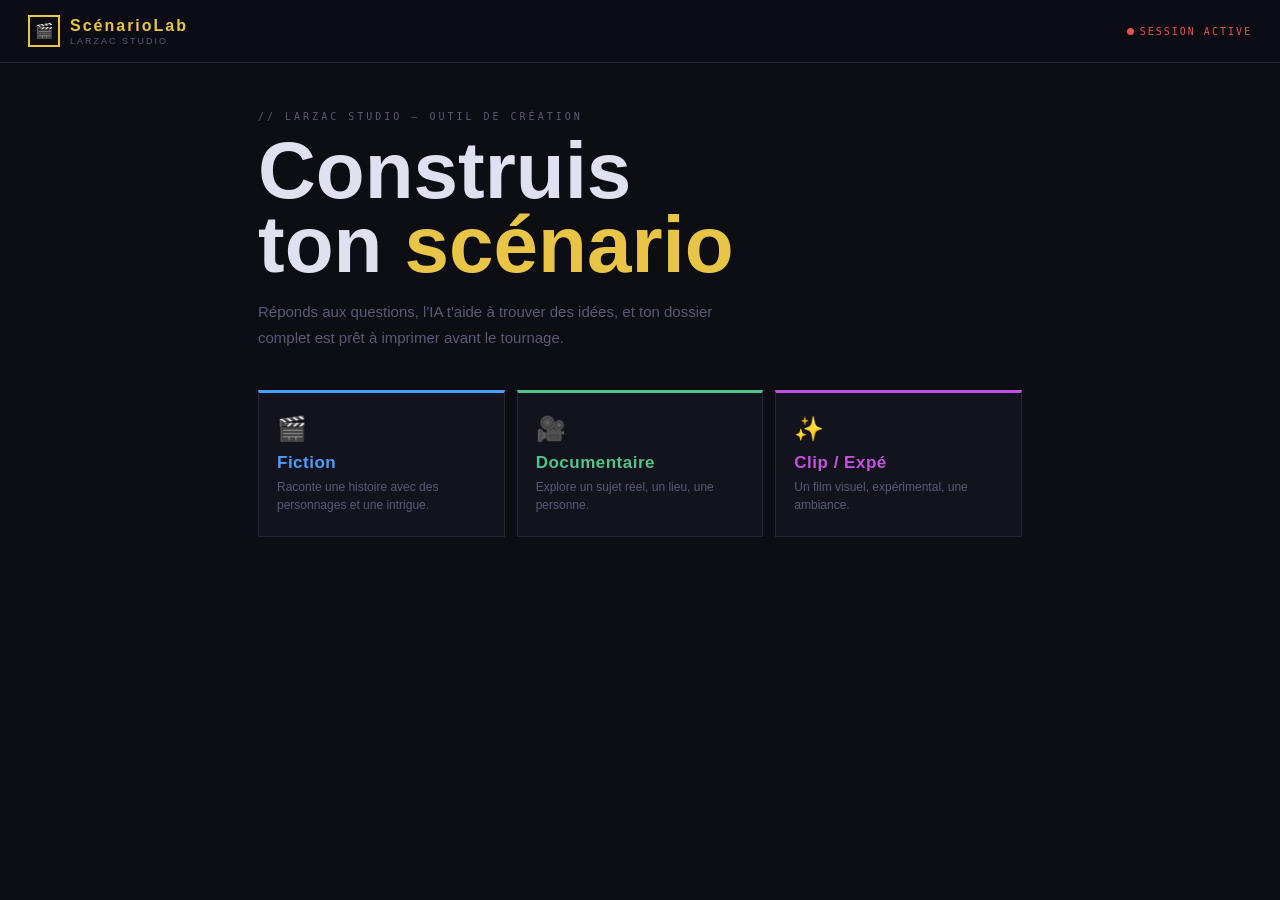
<file: scenario.html>
<!DOCTYPE html>
<html lang="fr">
<head>
<meta charset="UTF-8">
<meta name="viewport" content="width=device-width, initial-scale=1.0">
<title>ScénarioLab — Larzac Studio</title>
<style>
*, *::before, *::after { box-sizing: border-box; margin: 0; padding: 0; }
:root {
  --bg: #0d0d14; --card: #13131e; --card2: #1a1a28;
  --border: #252535; --gold: #e8c547; --gold2: #b89a20;
  --muted: #5a5a78; --text: #e0e0f0;
  --blue: #4a9eff; --green: #52c48a; --purple: #c452e0; --red: #e05252;
}
body {
  background: var(--bg); color: var(--text);
  font-family: -apple-system, BlinkMacSystemFont, 'Segoe UI', Helvetica, Arial, sans-serif;
  min-height: 100vh;
}

/* HEADER */
#hdr {
  display: flex; align-items: center; justify-content: space-between;
  padding: 15px 28px; border-bottom: 1px solid var(--border);
  background: rgba(13,13,20,.97); position: sticky; top: 0; z-index: 50;
}
.logo { display: flex; align-items: center; gap: 10px; cursor: pointer; }
.logo-sq { width: 32px; height: 32px; border: 2px solid var(--gold); display: flex; align-items: center; justify-content: center; font-size: 15px; }
.logo-name { font-size: 16px; font-weight: 800; letter-spacing: 2px; color: var(--gold); }
.logo-sub { font-size: 9px; color: var(--muted); letter-spacing: 2px; text-transform: uppercase; margin-top: 1px; }
.rec { display: flex; align-items: center; gap: 6px; }
.rec-dot { width: 7px; height: 7px; border-radius: 50%; background: var(--red); animation: blink 1.4s ease infinite; }
.rec-txt { font-size: 10px; color: var(--red); letter-spacing: 2px; font-family: monospace; }
@keyframes blink { 0%,100%{opacity:1} 50%{opacity:.15} }

/* SCREENS */
#app { max-width: 820px; margin: 0 auto; padding: 48px 28px; }
.scr { display: none; }
.scr.on { display: block; animation: fadeup .3s ease; }
@keyframes fadeup { from{opacity:0;transform:translateY(8px)} to{opacity:1;transform:translateY(0)} }

/* HOME */
.eyebrow { font-family: monospace; font-size: 10px; color: var(--muted); letter-spacing: 3px; text-transform: uppercase; margin-bottom: 12px; }
.hero { font-size: clamp(40px, 7vw, 80px); font-weight: 900; line-height: .92; margin-bottom: 18px; }
.hero em { color: var(--gold); font-style: normal; }
.lead { font-size: 15px; color: var(--muted); line-height: 1.7; max-width: 480px; margin-bottom: 40px; }
.type-grid { display: grid; grid-template-columns: repeat(3,1fr); gap: 12px; }
.tcard {
  background: var(--card); border: 1px solid var(--border); border-top: 3px solid var(--tc);
  padding: 22px 18px; cursor: pointer; transition: background .2s;
}
.tcard:hover { background: var(--card2); }
.tcard-icon { font-size: 24px; margin-bottom: 10px; }
.tcard-name { font-size: 17px; font-weight: 800; color: var(--tc); margin-bottom: 5px; letter-spacing: .5px; }
.tcard-desc { font-size: 12px; color: var(--muted); line-height: 1.5; }

/* QUESTIONS */
.prog-row { display: flex; justify-content: space-between; align-items: center; margin-bottom: 8px; }
.prog-lbl { font-family: monospace; font-size: 10px; color: var(--muted); letter-spacing: 2px; text-transform: uppercase; }
.prog-num { font-size: 15px; font-weight: 800; color: var(--gold); }
.prog-track { height: 2px; background: var(--border); margin-bottom: 40px; }
.prog-fill { height: 100%; background: var(--gold); transition: width .4s; }
.qbadge {
  display: inline-block; font-family: monospace; font-size: 9px; letter-spacing: 3px;
  text-transform: uppercase; padding: 3px 8px; border: 1px solid var(--qc);
  color: var(--qc); margin-bottom: 20px;
}
.qtxt { font-size: clamp(22px,4vw,38px); font-weight: 900; line-height: 1.1; margin-bottom: 7px; }
.qhint { font-size: 13px; color: var(--muted); font-style: italic; margin-bottom: 22px; }
.qinput {
  width: 100%; background: var(--card); border: 1px solid var(--border);
  border-top: 2px solid var(--gold); color: var(--text);
  font-family: inherit; font-size: 15px; padding: 15px 18px;
  resize: vertical; min-height: 96px; outline: none; line-height: 1.6;
  transition: border-color .2s;
}
.qinput:focus { border-color: var(--gold); }
.qinput::placeholder { color: var(--muted); font-style: italic; }

/* SUGGESTIONS */
.sug { margin-top: 10px; border: 1px solid var(--border); background: var(--card); }
.sug-hdr { display: flex; align-items: center; justify-content: space-between; padding: 10px 14px; cursor: pointer; user-select: none; }
.sug-hdr-l { display: flex; align-items: center; gap: 8px; }
.aitag { font-family: monospace; font-size: 9px; color: #c47a3a; border: 1px solid #c47a3a; padding: 1px 6px; letter-spacing: 2px; }
.sug-lbl { font-size: 12px; color: var(--muted); }
.sug-body { padding: 12px 14px; display: none; }
.sug-body.on { display: block; }
.sug-spin { font-family: monospace; font-size: 12px; color: var(--muted); font-style: italic; }
.chips { display: flex; flex-wrap: wrap; gap: 6px; }
.chip {
  background: var(--card2); border: 1px solid var(--border);
  padding: 6px 11px; font-size: 12px; color: var(--text); cursor: pointer; transition: all .15s;
}
.chip:hover { border-color: var(--gold); color: var(--gold); }

/* BUTTONS */
.nav-row { display: flex; justify-content: space-between; align-items: center; margin-top: 22px; }
.btn { border: none; cursor: pointer; font-family: inherit; transition: all .18s; outline: none; }
.btn-ghost { background: none; border: 1px solid var(--border); color: var(--muted); padding: 11px 22px; font-size: 13px; }
.btn-ghost:hover { border-color: var(--muted); color: var(--text); }
.btn-gold { background: var(--gold); color: #0d0d14; padding: 12px 30px; font-size: 15px; font-weight: 800; letter-spacing: 1px; }
.btn-gold:hover { background: #f5d55a; }
.btn-gold:disabled { background: var(--border); color: var(--muted); cursor: not-allowed; }
.btn-outline { background: none; border: 1px solid var(--gold); color: var(--gold); padding: 11px 22px; font-size: 14px; font-weight: 700; }
.btn-outline:hover { background: rgba(232,197,71,.07); }
.btn-dim { background: var(--card); border: 1px solid var(--border); color: var(--muted); padding: 11px 22px; font-size: 14px; font-weight: 700; }
.btn-dim:hover { border-color: var(--muted); color: var(--text); }
.act-row { display: flex; gap: 10px; flex-wrap: wrap; margin-top: 24px; }

/* CONGRATS SCREEN */
.congrats-wrap { text-align: center; padding: 20px 0 36px; }
.congrats-emoji { font-size: 64px; margin-bottom: 16px; animation: pop .5s cubic-bezier(.17,.67,.35,1.4); }
@keyframes pop { from{transform:scale(0)} to{transform:scale(1)} }
.congrats-title { font-size: clamp(32px,6vw,64px); font-weight: 900; line-height: .92; margin-bottom: 12px; }
.congrats-title em { color: var(--gold); font-style: normal; }
.congrats-sub { font-size: 15px; color: var(--muted); margin-bottom: 32px; }
.congrats-card { background: var(--card); border: 1px solid var(--border); border-top: 3px solid var(--gold); padding: 22px 28px; margin-bottom: 28px; text-align: left; }
.congrats-film-type { font-family: monospace; font-size: 9px; letter-spacing: 3px; text-transform: uppercase; color: var(--gold); margin-bottom: 6px; }
.congrats-film-title { font-size: 22px; font-weight: 900; margin-bottom: 4px; }
.congrats-film-desc { font-size: 13px; color: var(--muted); line-height: 1.6; }
.congrats-stats { display: grid; grid-template-columns: repeat(3,1fr); gap: 10px; margin-top: 18px; }
.congrats-stat { background: var(--card2); border: 1px solid var(--border); padding: 12px; text-align: center; }
.congrats-stat-val { font-size: 22px; font-weight: 900; color: var(--gold); }
.congrats-stat-lbl { font-family: monospace; font-size: 9px; color: var(--muted); letter-spacing: 2px; text-transform: uppercase; margin-top: 3px; }
.congrats-actions { display: flex; gap: 10px; flex-wrap: wrap; justify-content: center; margin-bottom: 28px; }
.congrats-toggle { background: none; border: none; color: var(--muted); font-size: 12px; font-family: monospace; cursor: pointer; letter-spacing: 1px; display: flex; align-items: center; gap: 6px; padding: 8px 0; }
.congrats-toggle:hover { color: var(--text); }
.congrats-scen { display: none; }
.congrats-scen.on { display: block; }

/* REGEN */
.sec-hdr { display: flex; align-items: center; justify-content: space-between; margin-bottom: 6px; }
.sec-lbl { font-family: monospace; font-size: 10px; letter-spacing: 3px; color: var(--gold); display: flex; align-items: center; gap: 8px; flex: 1; }
.sec-lbl::after { content: ''; flex: 1; height: 1px; background: var(--border); }
.btn-regen { background: none; border: 1px solid var(--border); color: var(--muted); font-size: 10px; font-family: monospace; padding: 3px 9px; cursor: pointer; letter-spacing: 1px; transition: all .15s; flex-shrink: 0; }
.btn-regen:hover { border-color: var(--gold); color: var(--gold); }
.btn-regen:disabled { opacity: .4; cursor: not-allowed; }
.sec-txt { font-family: monospace; font-size: 13px; line-height: 1.85; white-space: pre-wrap; min-height: 20px; transition: opacity .3s; }
.sec-txt.loading { opacity: .35; }

/* RESULT */
.result-ey { font-family: monospace; font-size: 10px; color: var(--gold); letter-spacing: 3px; text-transform: uppercase; margin-bottom: 8px; }
.result-h { font-size: clamp(28px,5vw,52px); font-weight: 900; line-height: .93; padding-bottom: 24px; border-bottom: 1px solid var(--border); margin-bottom: 28px; }
.scen-box { background: var(--card); border: 1px solid var(--border); border-top: 2px solid var(--gold); padding: 30px 34px; position: relative; margin-bottom: 24px; }
.scen-tag { position: absolute; top: -1px; right: 28px; background: var(--gold); color: #0d0d14; font-family: monospace; font-size: 9px; letter-spacing: 2px; padding: 2px 8px; }
.sec { margin-bottom: 20px; }
.sec-lbl { font-family: monospace; font-size: 10px; letter-spacing: 3px; color: var(--gold); margin-bottom: 6px; display: flex; align-items: center; gap: 8px; }
.sec-lbl::after { content: ''; flex: 1; height: 1px; background: var(--border); }
.sec-txt { font-family: monospace; font-size: 13px; line-height: 1.85; white-space: pre-wrap; }
.scen-loading { font-family: monospace; font-size: 13px; color: var(--muted); font-style: italic; padding: 16px 0; display: flex; align-items: center; gap: 8px; }
.spin { display: inline-block; animation: spin 1s linear infinite; }
@keyframes spin { to { transform: rotate(360deg); } }

/* RESUME BANNER */
#resume-banner {
  background: var(--card2); border: 1px solid var(--gold);
  border-left: 4px solid var(--gold); padding: 14px 18px; margin-bottom: 24px;
  display: none; align-items: center; justify-content: space-between; gap: 12px; flex-wrap: wrap;
}
#resume-banner.on { display: flex; }
.resume-info { font-size: 13px; color: var(--text); }
.resume-info strong { color: var(--gold); }
.resume-info span { font-size: 11px; color: var(--muted); display: block; margin-top: 2px; }
.resume-btns { display: flex; gap: 8px; }
.btn-resume { background: var(--gold); color: #0d0d14; border: none; padding: 8px 18px; font-size: 13px; font-weight: 800; cursor: pointer; font-family: inherit; }
.btn-resume-dismiss { background: none; border: 1px solid var(--border); color: var(--muted); padding: 8px 14px; font-size: 12px; cursor: pointer; font-family: inherit; }

/* TEAM SCREEN */
.team-screen-grid { display:grid; grid-template-columns:1fr 1fr; gap:12px; margin-bottom:28px; }
.team-field { background:var(--card); border:1px solid var(--border); padding:14px 16px; display:flex; align-items:center; gap:12px; }
.team-field-icon { font-size:20px; flex-shrink:0; width:32px; text-align:center; }
.team-field-inner { flex:1; }
.team-field-label { font-family:monospace; font-size:9px; color:var(--muted); letter-spacing:2px; text-transform:uppercase; margin-bottom:5px; }
.team-field-input { background:none; border:none; border-bottom:1px solid var(--border); width:100%; color:var(--text); font-family:inherit; font-size:14px; outline:none; padding:2px 0; transition:border-color .2s; }
.team-field-input:focus { border-color:var(--gold); }
.team-field-input::placeholder { color:var(--muted); font-style:italic; font-size:13px; }
.team-skip { font-family:monospace; font-size:11px; color:var(--muted); cursor:pointer; text-decoration:underline; background:none; border:none; padding:0; }
.team-skip:hover { color:var(--text); }

/* GUIDE DES PLANS */
#plans-modal { display:none; position:fixed; inset:0; background:rgba(0,0,0,.85); z-index:200; overflow-y:auto; padding:24px 16px; }
#plans-modal.on { display:block; }
.plans-box { background:var(--card); border:1px solid var(--border); border-top:3px solid var(--gold); max-width:780px; margin:0 auto; padding:28px 24px; }
.plans-box-hdr { display:flex; align-items:center; justify-content:space-between; margin-bottom:24px; }
.plans-box-ttl { font-size:18px; font-weight:900; color:var(--gold); letter-spacing:1px; }
.plans-close { background:none; border:1px solid var(--border); color:var(--muted); padding:7px 14px; cursor:pointer; font-size:13px; font-family:inherit; }
.plans-close:hover { border-color:var(--muted); color:var(--text); }
.plans-grid { display:grid; grid-template-columns:repeat(4,1fr); gap:14px; }
.plan-card { background:var(--card2); border:1px solid var(--border); padding:12px 10px; cursor:pointer; transition:border-color .15s; }
.plan-card:hover { border-color:var(--gold); }
.plan-card svg { width:100%; height:auto; display:block; margin-bottom:8px; }
.plan-card-name { font-size:11px; font-weight:800; color:var(--text); text-align:center; margin-bottom:3px; }
.plan-card-desc { font-size:10px; color:var(--muted); text-align:center; line-height:1.4; }
.plan-btn { display:inline-flex; align-items:center; gap:6px; background:none; border:1px solid var(--border); color:var(--muted); padding:7px 13px; cursor:pointer; font-size:12px; font-family:inherit; margin-top:10px; transition:all .15s; }
.plan-btn:hover { border-color:var(--gold); color:var(--gold); }

/* ── PRINT WRAPPER ── */
#print-wrap { display: none; }
#print-wrap.on { display: block; }
.ptoolbar {
  background: var(--card2); border-bottom: 1px solid var(--border);
  padding: 13px 22px; display: flex; align-items: center; justify-content: space-between;
  flex-wrap: wrap; gap: 10px; position: sticky; top: 0; z-index: 50;
}
.ptoolbar-info { font-family: monospace; font-size: 11px; color: var(--muted); letter-spacing: 1px; }
.ptoolbar-btns { display: flex; gap: 8px; }
.pages { background: #aaa; padding: 24px 16px; }

/* ── PRINT PAGES ── */
.ppage {
  width: 210mm; min-height: 297mm;
  padding: 15mm 17mm 22mm;
  background: #fff; color: #111;
  font-family: Arial, Helvetica, sans-serif;
  position: relative; margin: 0 auto 20px;
  box-shadow: 0 4px 24px rgba(0,0,0,.22);
}
.ph { display: flex; align-items: center; justify-content: space-between; border-bottom: 2.5px solid #111; padding-bottom: 5px; margin-bottom: 10px; }
.ph-logo { font-size: 13px; font-weight: 800; letter-spacing: 2px; }
.ph-tag { font-family: monospace; font-size: 8px; color: #666; letter-spacing: 2px; text-transform: uppercase; }
.ph-num { font-family: monospace; font-size: 9px; color: #999; }
.pfoot { position: absolute; bottom: 9mm; left: 17mm; right: 17mm; border-top: 1px solid #ddd; padding-top: 3px; display: flex; justify-content: space-between; }
.pfoot span { font-family: monospace; font-size: 7px; color: #bbb; letter-spacing: 1px; }
.ptitle { font-size: 22px; font-weight: 900; letter-spacing: 1px; margin-bottom: 5mm; }

/* Cover */
.cv-top { border-bottom: 1px solid #ddd; padding-bottom: 6mm; margin-bottom: 6mm; }
.cv-ey { font-family: monospace; font-size: 8px; color: #888; letter-spacing: 3px; text-transform: uppercase; margin-bottom: 3mm; }
.cv-big { font-size: 46px; font-weight: 900; line-height: .9; margin-bottom: 3mm; }
.cv-big em { color: #b8960a; font-style: normal; }
.cv-badge { display: inline-block; font-family: monospace; font-size: 9px; letter-spacing: 2px; border: 1.5px solid #111; padding: 2px 7px; text-transform: uppercase; margin-bottom: 5mm; }
.cv-lbl { font-family: monospace; font-size: 8px; color: #888; letter-spacing: 2px; text-transform: uppercase; margin-bottom: 1.5mm; }
.cv-title-in { font-size: 22px; font-weight: 900; border: none; border-bottom: 2px solid #111; width: 100%; background: none; color: #111; outline: none; padding-bottom: 1.5mm; font-family: inherit; }
.pg2 { display: grid; grid-template-columns: 1fr 1fr; gap: 4mm; }
.pfield label { font-family: monospace; font-size: 7.5px; color: #888; letter-spacing: 2px; text-transform: uppercase; display: block; margin-bottom: 1.5mm; }
.pfield input { border: none; border-bottom: 1px solid #bbb; width: 100%; font-size: 11px; font-family: inherit; color: #111; background: none; outline: none; padding: 1mm 0; }
.pteam-ttl { font-size: 13px; font-weight: 900; letter-spacing: 1px; margin-bottom: 3mm; border-bottom: 1px solid #eee; padding-bottom: 1.5mm; margin-top: 6mm; }
.team-g { display: grid; grid-template-columns: 1fr 1fr; gap: 3mm; }
.team-f label { font-family: monospace; font-size: 7.5px; color: #888; text-transform: uppercase; letter-spacing: 1.5px; display: block; margin-bottom: 1mm; }
.team-f input { border: none; border-bottom: 1px solid #ccc; width: 100%; font-size: 11px; font-family: inherit; background: none; color: #111; outline: none; }
.cv-strip { display: flex; height: 4px; margin-top: 6mm; }
.cv-strip span { flex: 1; }
.cv-strip span:nth-child(odd) { background: #111; }
.cv-strip span:nth-child(even) { background: #b8960a; }

/* Scenario page */
.sc-sec { margin-bottom: 4mm; }
.sc-ttl { font-family: monospace; font-size: 10px; font-weight: 700; letter-spacing: 3px; border-bottom: 1px solid #ccc; padding-bottom: 1.5mm; margin-bottom: 2mm; }
.sc-body { font-family: monospace; font-size: 10px; line-height: 1.75; color: #222; min-height: 10mm; }
.sc-body.lg { min-height: 20mm; }

/* Fiche tech */
.ftgrid { display: grid; grid-template-columns: 1fr 1fr; gap: 3mm; margin-bottom: 4mm; }
.ftf { border: 1px solid #ddd; padding: 2.5mm 3mm; }
.ftf label { font-family: monospace; font-size: 7.5px; color: #888; letter-spacing: 2px; text-transform: uppercase; display: block; margin-bottom: 1.5mm; }
.ftf input, .ftf textarea { border: none; width: 100%; font-size: 11px; font-family: inherit; background: none; color: #111; outline: none; resize: none; line-height: 1.5; }
.ftf.full { grid-column: 1/-1; }
.ftf textarea { min-height: 11mm; }
.psubtitle { font-size: 12px; font-weight: 900; letter-spacing: 1px; margin-bottom: 2mm; border-bottom: 1px solid #eee; padding-bottom: 1.5mm; }
.lieu-row { display: flex; gap: 2.5mm; margin-bottom: 1.8mm; align-items: center; }
.lieu-row span { font-family: monospace; font-size: 9px; color: #888; min-width: 13px; }
.lieu-row input { border: none; border-bottom: 1px solid #ccc; flex: 1; font-size: 10.5px; font-family: inherit; background: none; outline: none; }
/* Checklist */
.cl-sub { font-family: monospace; font-size: 8.5px; color: #888; letter-spacing: 2px; margin-bottom: 5mm; }
.cl-sec { margin-bottom: 4.5mm; }
.cl-ttl { font-size: 12px; font-weight: 900; letter-spacing: 1px; background: #111; color: #fff; padding: 2mm 3.5mm; margin-bottom: 2mm; }
.cl-items { display: grid; grid-template-columns: 1fr 1fr; gap: 1.3mm; }
.cl-item { display: flex; align-items: center; gap: 7px; font-size: 10.5px; padding: 1.3mm 0; border-bottom: 1px solid #f0f0f0; }
.cl-item input[type=checkbox] { width: 12px; height: 12px; flex-shrink: 0; }
.cl-notes { border: 1px solid #ddd; padding: 3mm; margin-top: 4mm; }
.cl-notes label { font-family: monospace; font-size: 8px; color: #888; text-transform: uppercase; letter-spacing: 2px; display: block; margin-bottom: 3mm; }
.cl-line { border-bottom: 1px solid #e0e0e0; min-height: 6mm; margin-bottom: 1mm; }

@media print {
  * { -webkit-print-color-adjust: exact !important; print-color-adjust: exact !important; }
  body { background: #fff !important; }
  #hdr, #app { display: none !important; }
  #print-wrap { display: block !important; }
  .ptoolbar { display: none !important; }
  .pages { background: none !important; padding: 0 !important; }
  .ppage { margin: 0; box-shadow: none !important; page-break-after: always; min-height: 0; }
  .ppage:last-child { page-break-after: auto; }
  @page { size: A4 portrait; margin: 0; }
}

@media (max-width: 600px) {
  .type-grid { grid-template-columns: 1fr; }
  #app { padding: 32px 18px; }
  .pg2, .team-g, .ftgrid, .cl-items { grid-template-columns: 1fr !important; }
  .ppage { width: 100%; min-height: auto; }
}
</style>
</head>
<body>

<!-- HEADER -->
<div id="hdr">
  <div class="logo" onclick="goHome()">
    <div class="logo-sq">🎬</div>
    <div>
      <div class="logo-name">ScénarioLab</div>
      <div class="logo-sub">Larzac Studio</div>
    </div>
  </div>
  <div class="rec">
    <div class="rec-dot"></div>
    <span class="rec-txt">SESSION ACTIVE</span>
  </div>
</div>

<!-- APP -->
<div id="app">

  <!-- HOME -->
  <div class="scr on" id="s-home">
    <div id="resume-banner">
      <div class="resume-info">
        <strong>⚡ Session en cours</strong>
        <span id="resume-desc">Un scénario a été commencé.</span>
      </div>
      <div class="resume-btns">
        <button class="btn-resume-dismiss" onclick="clearSave()">✕ Effacer</button>
        <button class="btn-resume" onclick="resumeSession()">↩ Reprendre →</button>
      </div>
    </div>
    <p class="eyebrow">// Larzac Studio — Outil de création</p>
    <h1 class="hero">Construis<br>ton <em>scénario</em></h1>
    <p class="lead">Réponds aux questions, l'IA t'aide à trouver des idées, et ton dossier complet est prêt à imprimer avant le tournage.</p>
    <div class="type-grid">
      <div class="tcard" style="--tc:var(--blue)" onclick="goTeam('fiction')">
        <div class="tcard-icon">🎬</div>
        <div class="tcard-name">Fiction</div>
        <div class="tcard-desc">Raconte une histoire avec des personnages et une intrigue.</div>
      </div>
      <div class="tcard" style="--tc:var(--green)" onclick="goTeam('docu')">
        <div class="tcard-icon">🎥</div>
        <div class="tcard-name">Documentaire</div>
        <div class="tcard-desc">Explore un sujet réel, un lieu, une personne.</div>
      </div>
      <div class="tcard" style="--tc:var(--purple)" onclick="goTeam('clip')">
        <div class="tcard-icon">✨</div>
        <div class="tcard-name">Clip / Expé</div>
        <div class="tcard-desc">Un film visuel, expérimental, une ambiance.</div>
      </div>
    </div>
  </div>

  <!-- TEAM -->
  <div class="scr" id="s-team">
    <p class="eyebrow">// Étape 1 — L'équipe</p>
    <h2 class="hero" style="font-size:clamp(32px,5vw,58px);margin-bottom:10px">Votre <em>équipe</em></h2>
    <p class="lead" style="margin-bottom:28px">Entrez les prénoms de chaque membre. Ils apparaîtront automatiquement dans le dossier imprimable.</p>
    <div class="team-screen-grid">
      <div class="team-field">
        <div class="team-field-icon">🎬</div>
        <div class="team-field-inner">
          <div class="team-field-label">Réalisateur·trice</div>
          <input class="team-field-input" id="tm-real" type="text" placeholder="Prénom…">
        </div>
      </div>
      <div class="team-field">
        <div class="team-field-icon">🎥</div>
        <div class="team-field-inner">
          <div class="team-field-label">Caméra</div>
          <input class="team-field-input" id="tm-cam" type="text" placeholder="Prénom…">
        </div>
      </div>
      <div class="team-field">
        <div class="team-field-icon">🎙</div>
        <div class="team-field-inner">
          <div class="team-field-label">Son</div>
          <input class="team-field-input" id="tm-son" type="text" placeholder="Prénom…">
        </div>
      </div>
      <div class="team-field">
        <div class="team-field-icon">💡</div>
        <div class="team-field-inner">
          <div class="team-field-label">Lumière</div>
          <input class="team-field-input" id="tm-lum" type="text" placeholder="Prénom…">
        </div>
      </div>
      <div class="team-field">
        <div class="team-field-icon">🎭</div>
        <div class="team-field-inner">
          <div class="team-field-label">Acteur·trice principal·e</div>
          <input class="team-field-input" id="tm-act1" type="text" placeholder="Prénom…">
        </div>
      </div>
      <div class="team-field">
        <div class="team-field-icon">🎭</div>
        <div class="team-field-inner">
          <div class="team-field-label">Acteur·trice 2</div>
          <input class="team-field-input" id="tm-act2" type="text" placeholder="Prénom…">
        </div>
      </div>
      <div class="team-field">
        <div class="team-field-icon">✏️</div>
        <div class="team-field-inner">
          <div class="team-field-label">Script / continuité</div>
          <input class="team-field-input" id="tm-script" type="text" placeholder="Prénom…">
        </div>
      </div>
      <div class="team-field">
        <div class="team-field-icon">🖼</div>
        <div class="team-field-inner">
          <div class="team-field-label">Décors / Accessoires</div>
          <input class="team-field-input" id="tm-deco" type="text" placeholder="Prénom…">
        </div>
      </div>
    </div>
    <div class="nav-row">
      <button class="btn btn-ghost" onclick="show('s-home');showApp()">← Retour</button>
      <div style="display:flex;align-items:center;gap:16px">
        <button class="team-skip" onclick="startJourney()">Passer cette étape →</button>
        <button class="btn btn-gold" onclick="startJourney()">C'est parti ! →</button>
      </div>
    </div>
  </div>

  <!-- QUESTIONS -->
  <div class="scr" id="s-q">
    <div class="prog-row">
      <span class="prog-lbl">Progression</span>
      <span class="prog-num" id="prog-num">1 / 7</span>
    </div>
    <div class="prog-track"><div class="prog-fill" id="prog-fill" style="width:14%"></div></div>
    <div class="qbadge" id="qbadge"></div>
    <h2 class="qtxt" id="qtxt"></h2>
    <p class="qhint" id="qhint"></p>
    <textarea class="qinput" id="qinput" oninput="onInput()"></textarea>
    <div class="sug">
      <div class="sug-hdr" onclick="toggleSug()">
        <div class="sug-hdr-l">
          <span class="aitag">IA</span>
          <span class="sug-lbl">Besoin d'inspiration ? Clique pour des idées</span>
        </div>
        <span id="sug-arr">▼</span>
      </div>
      <div class="sug-body" id="sug-body">
        <div class="sug-spin" id="sug-spin">Génération des idées…</div>
        <div class="chips" id="chips"></div>
      </div>
    </div>
    <button class="plan-btn" onclick="openPlans()">🎥 Guide des types de plans</button>
    <div class="nav-row">
      <button class="btn btn-ghost" onclick="goBack()">← Retour</button>
      <button class="btn btn-gold" id="btn-next" onclick="goNext()" disabled>SUIVANT →</button>
    </div>
  </div>

  <!-- CONGRATS -->
  <div class="scr" id="s-congrats">
    <div class="congrats-wrap">
      <div class="congrats-emoji">🎬</div>
      <h2 class="congrats-title">Scénario<br><em>terminé !</em></h2>
      <p class="congrats-sub">Votre scénario est prêt. Passez au dossier imprimable ou relisez-le ci-dessous.</p>
    </div>
    <div class="congrats-card">
      <div class="congrats-film-type" id="cg-type">FICTION</div>
      <div class="congrats-film-title" id="cg-title">—</div>
      <div class="congrats-film-desc" id="cg-synopsis">—</div>
      <div class="congrats-stats">
        <div class="congrats-stat"><div class="congrats-stat-val" id="cg-q">7</div><div class="congrats-stat-lbl">Questions</div></div>
        <div class="congrats-stat"><div class="congrats-stat-val" id="cg-sec">6</div><div class="congrats-stat-lbl">Sections</div></div>
        <div class="congrats-stat"><div class="congrats-stat-val" id="cg-pages">3</div><div class="congrats-stat-lbl">Pages dossier</div></div>
      </div>
    </div>
    <div class="congrats-actions">
      <button class="btn btn-gold" style="font-size:15px;padding:13px 32px" onclick="openPrint()">📄 Préparer le dossier imprimable</button>
      <button class="btn btn-dim" onclick="goHome()">↺ Nouveau scénario</button>
    </div>
    <button class="congrats-toggle" onclick="toggleScenView()">
      <span id="cg-toggle-arr">▼</span> <span id="cg-toggle-lbl">Lire le scénario complet</span>
    </button>
    <div class="congrats-scen" id="cg-scen-wrap">
      <div class="scen-box" id="scen-box" style="margin-top:12px">
        <div class="scen-tag" id="scen-tag"></div>
        <div id="scen-body"></div>
      </div>
    </div>
  </div>

  <!-- RESULT (kept for resume compatibility) -->
  <div class="scr" id="s-result" style="display:none"></div>

<!-- MODAL GUIDE DES PLANS -->
<div id="plans-modal" onclick="if(event.target===this)closePlans()">
  <div class="plans-box">
    <div class="plans-box-hdr">
      <span class="plans-box-ttl">🎥 Guide des types de plans</span>
      <button class="plans-close" onclick="closePlans()">✕ Fermer</button>
    </div>
    <div class="plans-grid" id="plans-grid"></div>
  </div>
</div>

<!-- PRINT DOC -->
<div id="print-wrap">
  <div class="ptoolbar">
    <span class="ptoolbar-info">📄 Complète les champs, puis clique sur Imprimer</span>
    <div class="ptoolbar-btns">
      <button class="btn btn-ghost" onclick="closePrint()">← Retour</button>
      <button class="btn btn-outline" onclick="window.print()">🖨 Imprimer / PDF</button>
      <button class="btn btn-dim" onclick="goHome()">↺ Nouveau</button>
    </div>
  </div>
  <div class="pages">

    <!-- PAGE 1 : COUVERTURE -->
    <div class="ppage">
      <div class="ph">
        <span class="ph-logo">ScénarioLab — Larzac Studio</span>
        <span class="ph-tag">Dossier de préparation au tournage</span>
        <span class="ph-num">01 / 06</span>
      </div>
      <div class="cv-top">
        <p class="cv-ey">Dossier de préparation</p>
        <div class="cv-big">Pré-<em>prod</em></div>
        <div class="cv-badge" id="cv-badge">FICTION</div>
        <p class="cv-lbl">Titre du film</p>
        <input class="cv-title-in" id="cv-title" type="text" placeholder="MON FILM…">
      </div>
      <div class="pg2">
        <div class="pfield"><label>Date de tournage</label><input type="text" placeholder="JJ / MM / AAAA"></div>
        <div class="pfield"><label>Durée estimée</label><input type="text" placeholder="Ex : 3 minutes"></div>
        <div class="pfield"><label>Lieu principal</label><input type="text" placeholder="Ex : Cour du collège…"></div>
        <div class="pfield"><label>Classe / Club</label><input type="text" placeholder="Ex : 4ème B — Club ciné" value="Larzac Studio"></div>
      </div>
      <div class="pteam-ttl">L'équipe</div>
      <div class="team-g">
        <div class="team-f"><label>🎬 Réalisateur·trice</label><input id="pt-real" type="text" placeholder="Prénom"></div>
        <div class="team-f"><label>🎥 Caméra</label><input id="pt-cam" type="text" placeholder="Prénom"></div>
        <div class="team-f"><label>🎙 Son</label><input id="pt-son" type="text" placeholder="Prénom"></div>
        <div class="team-f"><label>💡 Lumière</label><input id="pt-lum" type="text" placeholder="Prénom"></div>
        <div class="team-f"><label>🎭 Acteur·trice principal·e</label><input id="pt-act1" type="text" placeholder="Prénom"></div>
        <div class="team-f"><label>🎭 Acteur·trice 2</label><input id="pt-act2" type="text" placeholder="Prénom"></div>
        <div class="team-f"><label>✏️ Script</label><input id="pt-script" type="text" placeholder="Prénom"></div>
        <div class="team-f"><label>🖼 Décors / Accessoires</label><input id="pt-deco" type="text" placeholder="Prénom"></div>
      </div>
      <div class="cv-strip" id="cv-strip"></div>
      <div class="pfoot"><span>ScénarioLab — Larzac Studio</span><span id="pdate1"></span></div>
    </div>

    <!-- PAGE 2 : SCÉNARIO -->
    <div class="ppage">
      <div class="ph">
        <span class="ph-logo">ScénarioLab — Larzac Studio</span>
        <span class="ph-tag" id="ph-tag">FICTION</span>
        <span class="ph-num">02 / 02</span>
      </div>
      <div class="ptitle">Le Scénario</div>
      <div id="print-scen"><div style="font-family:monospace;font-size:11px;color:#aaa;font-style:italic;">En attente…</div></div>
      <div class="pfoot"><span>ScénarioLab — Larzac Studio</span><span id="pdate2"></span></div>
    </div>

  </div><!-- /.pages -->
</div><!-- /#print-wrap -->

<script>
var J = {
  fiction: { label:"Fiction", badge:"🎬 FICTION", color:"var(--blue)",
    qs:[
      {q:"C'est quoi l'idée de ton film ?", h:"En une ou deux phrases, résume de quoi ça parle.", p:"Ex : Un enfant découvre un passage secret dans sa cave…"},
      {q:"Où se passe l'histoire ?", h:"Décris le lieu principal — réel ou imaginaire.", p:"Ex : Dans un collège abandonné, à la campagne…"},
      {q:"Qui est le personnage principal ?", h:"Son prénom, son âge, ce qui le caractérise.", p:"Ex : Léa, 12 ans, curieuse et un peu solitaire…"},
      {q:"Quel est son problème ou son désir ?", h:"Ce qu'il veut atteindre ou résoudre.", p:"Ex : Elle veut retrouver son chien disparu…"},
      {q:"Qu'est-ce qui se passe au milieu ?", h:"Un événement fort, un retournement, une rencontre.", p:"Ex : Elle tombe sur un mystérieux personnage…"},
      {q:"Comment ça se termine ?", h:"Bien, mal, ouvert ?", p:"Ex : Elle retrouve son chien mais réalise qu'elle avait disparu…"},
      {q:"Quelle ambiance ou émotion tu veux provoquer ?", h:"Ce que le spectateur doit ressentir.", p:"Ex : Mystère et espoir, humour et tendresse…"}
    ]},
  docu: { label:"Documentaire", badge:"🎥 DOCUMENTAIRE", color:"var(--green)",
    qs:[
      {q:"Quel sujet veux-tu filmer ?", h:"Un lieu, une personne, un métier, un phénomène…", p:"Ex : Le marché du quartier, le club de foot de l'école…"},
      {q:"Pourquoi ce sujet t'intéresse ?", h:"Ce qui te motive à faire ce film.", p:"Ex : Parce que personne n'en parle…"},
      {q:"Qui vas-tu interviewer ou suivre ?", h:"Les personnes qui apparaîtront dans ton film.", p:"Ex : Le boucher du marché, des élèves du club…"},
      {q:"Quelles images veux-tu montrer ?", h:"Les scènes, lieux, objets à filmer.", p:"Ex : Les étals de fruits, les entraînements…"},
      {q:"Quelle question pose ton documentaire ?", h:"La grande question à laquelle le film répond.", p:"Ex : Comment ce marché survit face aux grandes surfaces ?"},
      {q:"Quelle conclusion ou message veux-tu transmettre ?", h:"Ce que le spectateur garde en tête.", p:"Ex : Que ces gens méritent d'être connus…"},
      {q:"Quelle atmosphère aura ton film ?", h:"La tonalité : grave, joyeuse, poétique…", p:"Ex : Chaleureux et intime, journalistique et précis…"}
    ]},
  clip: { label:"Clip / Expérimental", badge:"✨ CLIP / EXPÉ", color:"var(--purple)",
    qs:[
      {q:"Quelle est l'idée centrale ?", h:"Une image, une sensation, un concept à explorer.", p:"Ex : Le temps qui passe, la solitude dans une foule…"},
      {q:"Quelle musique ou quel son imagines-tu ?", h:"Le son guide souvent le clip.", p:"Ex : Une musique électro mélancolique, des sons de nature…"},
      {q:"Quelles images ou couleurs tu veux montrer ?", h:"Palette, textures, types de plans.", p:"Ex : Des gros plans de matières, des silhouettes à contre-jour…"},
      {q:"Il y a un personnage ou c'est purement visuel ?", h:"Humain, objet, abstraction… ou un mix.", p:"Ex : Une silhouette anonyme, des mains, aucun personnage…"},
      {q:"Quel mouvement ou rythme tu veux ?", h:"Lent et contemplatif ? Rapide et nerveux ?", p:"Ex : Des plans très lents, des coupes rapides…"},
      {q:"Y a-t-il un message ou c'est purement esthétique ?", h:"Optionnel : une intention, une émotion.", p:"Ex : Montrer la beauté des choses ordinaires…"},
      {q:"Comment ça commence et comment ça finit ?", h:"La première et la dernière image.", p:"Ex : Ça commence par du noir, ça finit sur un visage souriant…"}
    ]}
};

var PLANS = ["Plan large","Plan d'ensemble","Plan moyen","Plan américain","Gros plan","Très gros plan","Plongée","Contre-plongée","Plan séquence"];

var type=null, step=0, ans=[], sugOpen=false, sugLoaded=false, scenSections=[];
var pendingType=null;

// TEAM IDS → print field IDs mapping
var TEAM_MAP = [
  {src:'tm-real',  dst:'pt-real'},
  {src:'tm-cam',   dst:'pt-cam'},
  {src:'tm-son',   dst:'pt-son'},
  {src:'tm-lum',   dst:'pt-lum'},
  {src:'tm-act1',  dst:'pt-act1'},
  {src:'tm-act2',  dst:'pt-act2'},
  {src:'tm-script',dst:'pt-script'},
  {src:'tm-deco',  dst:'pt-deco'}
];

// INIT
window.onload = function() {
  var s = document.getElementById('cv-strip');
  for(var i=0;i<30;i++) { var sp=document.createElement('span'); s.appendChild(sp); }
  var d = new Date().toLocaleDateString('fr-FR',{day:'2-digit',month:'long',year:'numeric'});
  ['pdate1','pdate2'].forEach(function(id){
    var el = document.getElementById(id); if(el) el.textContent=d;
  });
  checkResume();
};

var SAVE_KEY = 'scenariolab_v1';

function saveSession() {
  try {
    var team = {};
    ['tm-real','tm-cam','tm-son','tm-lum','tm-act1','tm-act2','tm-script','tm-deco'].forEach(function(id){
      var el = document.getElementById(id); if(el) team[id] = el.value;
    });
    localStorage.setItem(SAVE_KEY, JSON.stringify({
      type: type, step: step, ans: ans, scenSections: scenSections,
      team: team, savedAt: Date.now()
    }));
  } catch(e) {}
}

function loadSession() {
  try { return JSON.parse(localStorage.getItem(SAVE_KEY)); } catch(e) { return null; }
}

function clearSave() {
  try { localStorage.removeItem(SAVE_KEY); } catch(e) {}
  document.getElementById('resume-banner').classList.remove('on');
}

function checkResume() {
  var s = loadSession();
  if(!s || !s.type) return;
  var age = Math.round((Date.now() - s.savedAt) / 60000);
  var ageStr = age < 60 ? 'il y a '+age+' min' : 'il y a '+Math.round(age/60)+'h';
  var desc = 'Film '+J[s.type].label+' — question '+(s.step+1)+'/'+J[s.type].qs.length+' — '+ageStr;
  if(s.scenSections && s.scenSections.length) desc = 'Film '+J[s.type].label+' — scénario généré — '+ageStr;
  document.getElementById('resume-desc').textContent = desc;
  document.getElementById('resume-banner').classList.add('on');
}

function resumeSession() {
  var s = loadSession();
  if(!s || !s.type) return;
  type = s.type; step = s.step; ans = s.ans; scenSections = s.scenSections||[];
  pendingType = s.type;
  // restore team
  if(s.team) {
    Object.keys(s.team).forEach(function(id){
      var el = document.getElementById(id); if(el) el.value = s.team[id];
    });
  }
  showApp();
  if(scenSections.length) { populateCongrats(); show('s-congrats'); }
  else { renderQ(); show('s-q'); }
  window.scrollTo(0,0);
}

function show(id) {
  document.querySelectorAll('.scr').forEach(function(el){ el.classList.remove('on'); });
  var el = document.getElementById(id);
  if(el) el.classList.add('on');
}

function showApp() {
  document.getElementById('app').style.display = 'block';
  document.getElementById('print-wrap').classList.remove('on');
}

function goHome() {
  type=null; pendingType=null; step=0; ans=[]; scenSections=[];
  showApp(); show('s-home'); checkResume();
}

function goTeam(t) {
  pendingType = t;
  showApp(); show('s-team');
  window.scrollTo(0,0);
}

function startJourney() {
  type = pendingType;
  step=0;
  ans = new Array(J[type].qs.length).fill('');
  sugOpen=false; sugLoaded=false;
  renderQ();
  showApp(); show('s-q');
  window.scrollTo(0,0);
}

function renderQ() {
  var j=J[type], q=j.qs[step], total=j.qs.length;
  document.getElementById('prog-num').textContent = (step+1)+' / '+total;
  document.getElementById('prog-fill').style.width = Math.round(((step+1)/total)*100)+'%';
  var badge = document.getElementById('qbadge');
  badge.textContent = j.badge;
  badge.style.setProperty('--qc', j.color);
  document.getElementById('qtxt').textContent = q.q;
  document.getElementById('qhint').textContent = q.h;
  document.getElementById('qinput').placeholder = q.p;
  document.getElementById('qinput').value = ans[step]||'';
  document.getElementById('btn-next').textContent = step===total-1 ? 'GÉNÉRER LE DOSSIER ✦' : 'SUIVANT →';
  // reset suggestions
  sugOpen=false; sugLoaded=false;
  document.getElementById('sug-body').classList.remove('on');
  document.getElementById('sug-arr').textContent='▼';
  document.getElementById('chips').innerHTML='';
  document.getElementById('sug-spin').style.display='block';
  checkBtn();
}

function onInput() {
  ans[step] = document.getElementById('qinput').value;
  checkBtn();
  saveSession();
}

function checkBtn() {
  document.getElementById('btn-next').disabled = (document.getElementById('qinput').value.trim().length < 2);
}

function goNext() {
  ans[step] = document.getElementById('qinput').value;
  saveSession();
  if(step < J[type].qs.length-1) { step++; renderQ(); window.scrollTo(0,0); }
  else genScen();
}

function goBack() {
  ans[step] = document.getElementById('qinput').value;
  if(step>0) { step--; renderQ(); }
  else { showApp(); show('s-home'); }
}

// ── SUGGESTIONS STATIQUES ─────────────────────────────────────────────────────
// 3 types × 7 questions × 10 idées chacune
var SUG = {
  fiction: [
    // Q1 : idée du film
    ["Un enfant découvre un passage secret dans sa cave",
     "Deux amis se retrouvent seuls dans l'école la nuit",
     "Une lettre mystérieuse change la vie d'une famille",
     "Un robot s'échappe d'un labo et se réfugie au collège",
     "Une fille réalise que son reflet dans le miroir ne l'imite plus",
     "Un garçon reçoit des messages d'une personne qui n'existe plus",
     "Une équipe de jeunes enquête sur une disparition dans leur village",
     "Pendant un black-out, des voisins qui ne se parlent plus vont devoir s'aider",
     "Un élève trouve un carnet avec des prédictions qui se réalisent",
     "Une course contre la montre pour retrouver quelque chose de précieux avant la nuit"],
    // Q2 : lieu
    ["Un collège abandonné à la campagne",
     "Une forêt au bord du village au crépuscule",
     "Un appartement dans une vieille bâtisse",
     "Une ferme isolée pendant une tempête",
     "Un grenier plein de vieilles affaires oubliées",
     "Une petite gare de campagne désaffectée",
     "Une cave voûtée transformée en salle de répétition",
     "Un lac gelé au bord d'un village en hiver",
     "Le toit d'un immeuble avec vue sur toute la ville",
     "Un marché couvert désert après la fermeture"],
    // Q3 : personnage principal
    ["Léa, 12 ans, curieuse et un peu solitaire",
     "Tom, 13 ans, timide mais très courageux",
     "Maya, 11 ans, passionnée de sciences",
     "Noé, 14 ans, qui ne croit en rien de magique",
     "Inès, 13 ans, qui observe tout mais parle peu",
     "Jules, 12 ans, toujours dans la lune, plein d'imagination",
     "Sara, 14 ans, nouvelle dans la ville, qui cherche sa place",
     "Théo, 11 ans, qui veut prouver qu'il est capable de quelque chose de grand",
     "Lena, 13 ans, qui garde un gros secret depuis des mois",
     "Kilian, 12 ans, qui n'a qu'une seule amie — et vient de la perdre"],
    // Q4 : problème ou désir
    ["Elle veut retrouver son chien disparu",
     "Il doit prouver son innocence avant la fin du jour",
     "Elle cherche à comprendre la disparition de son père",
     "Il veut gagner la confiance de ses nouveaux amis",
     "Elle veut empêcher la démolition du lieu où elle a grandi",
     "Il doit rendre service à quelqu'un sans que personne le sache",
     "Elle veut réconcilier deux personnes qui se sont perdues de vue",
     "Il cherche à retrouver un objet qui a une valeur sentimentale immense",
     "Elle doit prendre une grande décision avant demain matin",
     "Il veut juste qu'on le croie, une seule fois"],
    // Q5 : événement au milieu
    ["Il tombe sur un vieux journal qui révèle tout",
     "Une mystérieuse silhouette l'aide puis disparaît",
     "Un accident les oblige à coopérer",
     "Elle découvre que quelqu'un lui ment depuis le début",
     "Une tempête isole le groupe et change les règles du jeu",
     "Un inconnu lui tend quelque chose et repart sans un mot",
     "Le plan parfait s'effondre et il faut tout recommencer",
     "Elle rencontre quelqu'un qui lui ressemble trop pour que ce soit un hasard",
     "Une révélation inattendue remet tout en question",
     "Le héros doit choisir entre deux loyautés impossibles à concilier"],
    // Q6 : fin
    ["Elle retrouve ce qu'elle cherchait, transformée",
     "Tout s'arrange mais rien n'est vraiment comme avant",
     "Fin ouverte : on ne sait pas si c'était réel",
     "Il réussit mais perd quelque chose d'important",
     "Les deux personnages se séparent mais chacun a changé",
     "La vérité est révélée mais elle est plus compliquée qu'attendu",
     "Elle échoue, mais cet échec lui apprend quelque chose d'essentiel",
     "Tout le monde se réconcilie dans une scène finale silencieuse",
     "Le dernier plan montre que le problème recommence ailleurs",
     "Un geste simple suffit à tout résoudre — et c'était évident depuis le début"],
    // Q7 : ambiance
    ["Mystère et espoir mêlés",
     "Humour et tendresse",
     "Tension et soulagement final",
     "Mélancolie douce, comme un souvenir",
     "Aventure et adrénaline, rythme rapide",
     "Poésie tranquille, presque contemplatif",
     "Frisson sans être horrifiant — suspense maîtrisé",
     "Émotion brute, sans effets inutiles",
     "Légèreté et chaleur humaine",
     "Ambiance nocturne et légèrement inquiétante"]
  ],
  docu: [
    // Q1 : sujet
    ["Le marché du village et ses commerçants",
     "Le club de sport de l'école",
     "Un artisan local et son métier oublié",
     "Les coulisses de la cantine du collège",
     "Un agriculteur qui travaille différemment des autres",
     "Une chorale ou un groupe de musique amateur du coin",
     "Les jardins partagés du quartier",
     "Un bénévole qui s'occupe d'une association locale",
     "Les préparatifs d'une fête traditionnelle du village",
     "Un lieu qui va disparaître ou qui a failli disparaître"],
    // Q2 : pourquoi ce sujet
    ["Parce que personne n'en parle et que ça mérite d'être connu",
     "Parce que c'est une passion que je veux faire découvrir",
     "Parce que ça va disparaître et je veux en garder une trace",
     "Parce que ça me touche personnellement",
     "Parce que j'ai grandi près de ça et je ne me suis jamais vraiment posé la question",
     "Parce que ça dit quelque chose d'important sur notre époque",
     "Parce que je veux comprendre pourquoi ces gens font ça",
     "Parce que c'est injuste et je veux le montrer",
     "Parce que c'est beau et que personne ne le voit",
     "Parce que j'ai une question et ce film m'aidera à trouver la réponse"],
    // Q3 : personnes à interviewer
    ["Le responsable du club et deux membres actifs",
     "Un commerçant historique et ses clients réguliers",
     "Un artisan et ses apprentis",
     "Les cuisiniers de la cantine et des élèves",
     "Le fondateur d'une association et des bénéficiaires",
     "Un ancien et un jeune qui font le même métier",
     "Des habitants du quartier de tous âges",
     "Un expert et quelqu'un qui vit le sujet de l'intérieur",
     "Des enfants et leurs parents sur le même sujet",
     "Une seule personne, filmée longuement et en profondeur"],
    // Q4 : images à montrer
    ["Les gestes du métier en gros plan",
     "Les moments de complicité entre les membres",
     "Les lieux avant et pendant l'activité",
     "Les outils, matières, et le travail en détail",
     "Les visages pendant les moments de concentration",
     "Les coulisses : les préparatifs, avant que ça commence",
     "Les transitions entre différents moments de la journée",
     "Les petits détails que personne ne remarque d'habitude",
     "Les regards et les échanges non-verbaux",
     "L'environnement : la rue, les bâtiments, la lumière du lieu"],
    // Q5 : question posée
    ["Comment ces gens gardent-ils leur passion intacte ?",
     "Qu'est-ce qui fait tenir une communauté locale ?",
     "À quoi ressemble une journée dans leur vie ?",
     "Quel avenir pour ce lieu ou cette activité ?",
     "Pourquoi font-ils ça et pas autre chose ?",
     "Qu'est-ce qu'on perdrait si ça disparaissait ?",
     "Qu'est-ce que ce métier ou cette passion dit de nous ?",
     "Comment on apprend quelque chose qui ne s'enseigne pas à l'école ?",
     "Qu'est-ce qui change quand on regarde ça de près ?",
     "Est-ce que le bonheur peut ressembler à ça ?"],
    // Q6 : conclusion
    ["Que ces gens méritent d'être connus et respectés",
     "Que la passion peut changer une vie",
     "Que les petites choses du quotidien ont de la valeur",
     "Qu'il faut préserver ce qui fait l'identité d'un lieu",
     "Que derrière chaque métier il y a une histoire humaine",
     "Que ralentir et observer change la façon dont on voit le monde",
     "Que la transmission entre générations est fragile et précieuse",
     "Que tout le monde a quelque chose d'intéressant à raconter",
     "Que les apparences cachent toujours quelque chose de plus riche",
     "Que filmer quelque chose, c'est déjà le sauver un peu"],
    // Q7 : atmosphère
    ["Chaleureux et intime, comme une rencontre",
     "Journalistique et précis, comme un reportage",
     "Poétique et contemplatif",
     "Énergique et enthousiaste",
     "Doux et nostalgique",
     "Direct et sans fioritures",
     "Curieux et espiègle, avec de l'humour",
     "Grave et respectueux, comme un hommage",
     "Vivant et spontané, comme si la caméra était invisible",
     "Lyrique, presque comme un documentaire de cinéma"]
  ],
  clip: [
    // Q1 : idée centrale
    ["Le temps qui passe imperceptiblement",
     "La solitude dans une foule",
     "La liberté retrouvée après une période difficile",
     "Le contraste entre nature et monde moderne",
     "La répétition des gestes du quotidien",
     "Le moment juste avant que quelque chose arrive",
     "La distance entre deux personnes qui s'aiment",
     "La beauté cachée dans les choses abîmées",
     "L'attente — et ce qu'on fait pendant",
     "La frontière entre réel et imaginaire"],
    // Q2 : musique ou son
    ["Une musique électro mélancolique",
     "Des sons de nature amplifiés et rythmés",
     "Une chanson douce avec voix a cappella",
     "Silence ponctué de sons concrets du quotidien",
     "Une boucle répétitive qui se transforme peu à peu",
     "Musique de film orchestrale, tendue ou apaisante",
     "Sons enregistrés sur place : rue, vent, foule lointaine",
     "Une mélodie au piano, simple et lente",
     "Un mélange de voix et de musique instrumentale",
     "Aucune musique — que les sons naturels de la scène"],
    // Q3 : images et couleurs
    ["Des gros plans de textures et matières",
     "Des silhouettes à contre-jour au coucher du soleil",
     "Palette désaturée avec un seul élément coloré",
     "Effets de lumière naturelle, flare et reflets",
     "Noir et blanc, contrastes forts",
     "Couleurs chaudes, lumière de fin de journée",
     "Images floues et nettes alternées",
     "Eau, reflets, transparences",
     "Plans aériens ou très proches du sol",
     "Objets du quotidien filmés comme des sculptures"],
    // Q4 : personnage ou abstrait
    ["Une silhouette anonyme dont on ne voit jamais le visage",
     "Seulement des mains et des objets",
     "Aucun personnage, que des lieux et objets",
     "Plusieurs personnes qui ne se croisent jamais",
     "Un personnage filmé toujours de dos",
     "Des fragments de corps : pieds, bras, nuque",
     "Un seul visage, filmé longuement, sans rien dire",
     "Des groupes en mouvement, comme une chorégraphie",
     "Une présence suggérée mais jamais montrée",
     "Des enfants filmés dans leur univers naturel"],
    // Q5 : rythme
    ["Plans très lents, contemplatifs, presque fixes",
     "Coupes rapides au rythme de la musique",
     "Mélange : lent au début, accéléré à la fin",
     "Caméra portée à l'épaule, mouvement organique",
     "Plans longs qui glissent doucement (travelling)",
     "Montage en split-screen : deux histoires en parallèle",
     "Accéléré (timelapse) pour montrer le temps qui passe",
     "Ralenti sur des moments brefs et intenses",
     "Rythme irrégulier, imprévisible, comme une respiration",
     "Un seul plan-séquence sans coupe du début à la fin"],
    // Q6 : message ou esthétique
    ["Montrer la beauté cachée des choses ordinaires",
     "Aucun message, juste une sensation à vivre",
     "Inviter à ralentir et regarder autrement",
     "Célébrer quelque chose de simple et universel",
     "Dire quelque chose sans paroles — que l'image suffise",
     "Provoquer une émotion sans en expliquer l'origine",
     "Questionner sans répondre — laisser le spectateur choisir",
     "Rendre hommage à un lieu, un moment, une personne",
     "Montrer ce qui est en train de disparaître",
     "Juste jouer avec la lumière et la forme — sans autre but"],
    // Q7 : début et fin
    ["Noir complet, puis lumière progressivement",
     "Commence sur un détail, finit sur un grand paysage",
     "Même plan au début et à la fin, mais différent",
     "Commence en couleur, finit en noir et blanc",
     "Un son seul d'abord, puis l'image apparaît",
     "Ouverture floue qui se met progressivement au point",
     "Premier plan et dernier plan en miroir — symétrie parfaite",
     "Début en mouvement, fin sur un plan fixe long",
     "Commence en plein jour, finit à la tombée de la nuit",
     "Le dernier plan est le plus simple de tout le film"]
  ]
};

function toggleSug() {
  sugOpen = !sugOpen;
  document.getElementById('sug-body').classList.toggle('on', sugOpen);
  document.getElementById('sug-arr').textContent = sugOpen ? '▲' : '▼';
  if(sugOpen && !sugLoaded) loadSug();
}

function loadSug() {
  sugLoaded = true;
  document.getElementById('sug-spin').style.display = 'none';
  document.getElementById('chips').innerHTML = '';
  var pool = SUG[type] || SUG.fiction;
  var ideas = pool[step] || ["Laisse libre cours à ton imagination !",
    "Inspire-toi d'un film que tu as vu",
    "Pense à quelque chose qui t'a marqué",
    "Commence par ce qui te semble le plus simple"];
  ideas.forEach(function(idea) {
    var c = document.createElement('div');
    c.className = 'chip';
    c.textContent = idea;
    c.onclick = function() {
      var ta = document.getElementById('qinput');
      ta.value = ta.value ? ta.value + ' ' + idea : idea;
      ans[step] = ta.value;
      checkBtn();
    };
    document.getElementById('chips').appendChild(c);
  });
}

// ── GUIDE DES PLANS ──
var PLANS_DATA = [
  {
    name: 'Plan large',
    desc: 'Montre le décor entier. Le personnage est petit.',
    svg: '<svg viewBox="0 0 120 68" fill="none" xmlns="http://www.w3.org/2000/svg"><rect width="120" height="68" fill="#1a1a28"/><rect x="2" y="2" width="116" height="64" fill="#111" stroke="#333" stroke-width="1"/>'
       +'<rect x="8" y="38" width="104" height="18" fill="#2a3a2a"/>'
       +'<rect x="8" y="8" width="104" height="30" fill="#1a2a3a"/>'
       +'<rect x="20" y="15" width="15" height="20" rx="1" fill="#3a5a3a" opacity=".6"/>'
       +'<rect x="85" y="18" width="12" height="17" rx="1" fill="#3a5a3a" opacity=".6"/>'
       +'<ellipse cx="60" cy="36" rx="3" ry="7" fill="#e8c547" opacity=".5"/>'
       +'<text x="60" y="62" text-anchor="middle" fill="#555" font-size="5" font-family="monospace">PLAN LARGE</text></svg>'
  },
  {
    name: "Plan d'ensemble",
    desc: 'Personnage visible de la tête aux pieds dans son environnement.',
    svg: '<svg viewBox="0 0 120 68" fill="none" xmlns="http://www.w3.org/2000/svg"><rect width="120" height="68" fill="#1a1a28"/><rect x="2" y="2" width="116" height="64" fill="#111" stroke="#333" stroke-width="1"/>'
       +'<rect x="8" y="40" width="104" height="16" fill="#2a3a2a"/>'
       +'<rect x="8" y="8" width="104" height="32" fill="#1a2a3a"/>'
       +'<ellipse cx="60" cy="30" rx="4" ry="4" fill="#e8c547" opacity=".7"/>'
       +'<rect x="57" y="34" width="6" height="12" rx="1" fill="#e8c547" opacity=".5"/>'
       +'<rect x="55" y="46" width="4" height="8" rx="1" fill="#e8c547" opacity=".4"/>'
       +'<rect x="61" y="46" width="4" height="8" rx="1" fill="#e8c547" opacity=".4"/>'
       +'<text x="60" y="62" text-anchor="middle" fill="#555" font-size="5" font-family="monospace">PLAN ENSEMBLE</text></svg>'
  },
  {
    name: 'Plan moyen',
    desc: 'Personnage cadré à la taille. On voit le visage et les gestes.',
    svg: '<svg viewBox="0 0 120 68" fill="none" xmlns="http://www.w3.org/2000/svg"><rect width="120" height="68" fill="#1a1a28"/><rect x="2" y="2" width="116" height="64" fill="#111" stroke="#333" stroke-width="1"/>'
       +'<rect x="8" y="8" width="104" height="50" fill="#1a2a3a"/>'
       +'<ellipse cx="60" cy="22" rx="8" ry="8" fill="#e8c547" opacity=".7"/>'
       +'<rect x="50" y="30" width="20" height="24" rx="2" fill="#e8c547" opacity=".4"/>'
       +'<rect x="37" y="32" width="13" height="6" rx="2" fill="#e8c547" opacity=".25"/>'
       +'<rect x="70" y="32" width="13" height="6" rx="2" fill="#e8c547" opacity=".25"/>'
       +'<line x1="2" x2="118" y1="54" y2="54" stroke="#e05252" stroke-width=".8" stroke-dasharray="3,2" opacity=".5"/>'
       +'<text x="60" y="62" text-anchor="middle" fill="#555" font-size="5" font-family="monospace">PLAN MOYEN</text></svg>'
  },
  {
    name: 'Plan américain',
    desc: 'Cadré mi-cuisse. Inspiré des westerns pour montrer le holster.',
    svg: '<svg viewBox="0 0 120 68" fill="none" xmlns="http://www.w3.org/2000/svg"><rect width="120" height="68" fill="#1a1a28"/><rect x="2" y="2" width="116" height="64" fill="#111" stroke="#333" stroke-width="1"/>'
       +'<rect x="8" y="8" width="104" height="50" fill="#1a2a3a"/>'
       +'<ellipse cx="60" cy="18" rx="8" ry="8" fill="#e8c547" opacity=".7"/>'
       +'<rect x="50" y="26" width="20" height="20" rx="2" fill="#e8c547" opacity=".4"/>'
       +'<rect x="37" y="28" width="13" height="5" rx="2" fill="#e8c547" opacity=".25"/>'
       +'<rect x="70" y="28" width="13" height="5" rx="2" fill="#e8c547" opacity=".25"/>'
       +'<rect x="52" y="46" width="7" height="10" rx="1" fill="#e8c547" opacity=".3"/>'
       +'<rect x="61" y="46" width="7" height="10" rx="1" fill="#e8c547" opacity=".3"/>'
       +'<line x1="2" x2="118" y1="56" y2="56" stroke="#e05252" stroke-width=".8" stroke-dasharray="3,2" opacity=".5"/>'
       +'<text x="60" y="64" text-anchor="middle" fill="#555" font-size="5" font-family="monospace">PLAN AMÉRICAIN</text></svg>'
  },
  {
    name: 'Gros plan',
    desc: 'Visage ou objet en entier. Exprime les émotions.',
    svg: '<svg viewBox="0 0 120 68" fill="none" xmlns="http://www.w3.org/2000/svg"><rect width="120" height="68" fill="#1a1a28"/><rect x="2" y="2" width="116" height="64" fill="#111" stroke="#333" stroke-width="1"/>'
       +'<rect x="8" y="8" width="104" height="52" fill="#1a2a3a"/>'
       +'<ellipse cx="60" cy="34" rx="22" ry="24" fill="#e8c547" opacity=".6"/>'
       +'<ellipse cx="52" cy="29" rx="4" ry="4" fill="#1a1a28" opacity=".7"/>'
       +'<ellipse cx="68" cy="29" rx="4" ry="4" fill="#1a1a28" opacity=".7"/>'
       +'<path d="M50 42 Q60 48 70 42" stroke="#1a1a28" stroke-width="1.5" fill="none" opacity=".7"/>'
       +'<text x="60" y="66" text-anchor="middle" fill="#555" font-size="5" font-family="monospace">GROS PLAN</text></svg>'
  },
  {
    name: 'Très gros plan',
    desc: 'Un détail : œil, main, bouche. Très fort, très expressif.',
    svg: '<svg viewBox="0 0 120 68" fill="none" xmlns="http://www.w3.org/2000/svg"><rect width="120" height="68" fill="#1a1a28"/><rect x="2" y="2" width="116" height="64" fill="#111" stroke="#333" stroke-width="1"/>'
       +'<rect x="8" y="8" width="104" height="52" fill="#1a2a3a"/>'
       +'<ellipse cx="60" cy="34" rx="35" ry="20" fill="#c8a060" opacity=".5"/>'
       +'<ellipse cx="60" cy="34" rx="18" ry="18" fill="#3a2a1a" opacity=".8"/>'
       +'<ellipse cx="60" cy="34" rx="10" ry="10" fill="#1a0a00" opacity=".9"/>'
       +'<ellipse cx="65" cy="30" rx="3" ry="3" fill="#fff" opacity=".4"/>'
       +'<text x="60" y="66" text-anchor="middle" fill="#555" font-size="4.5" font-family="monospace">TRÈS GROS PLAN</text></svg>'
  },
  {
    name: 'Plongée',
    desc: 'Caméra au-dessus. Personnage semble petit, vulnérable.',
    svg: '<svg viewBox="0 0 120 68" fill="none" xmlns="http://www.w3.org/2000/svg"><rect width="120" height="68" fill="#1a1a28"/><rect x="2" y="2" width="116" height="64" fill="#111" stroke="#333" stroke-width="1"/>'
       +'<rect x="8" y="8" width="104" height="52" fill="#1a2a3a"/>'
       +'<ellipse cx="60" cy="52" rx="12" ry="4" fill="#2a3a2a" opacity=".8"/>'
       +'<ellipse cx="60" cy="45" rx="6" ry="6" fill="#e8c547" opacity=".6"/>'
       +'<rect x="57" y="51" width="6" height="5" rx="1" fill="#e8c547" opacity=".4"/>'
       +'<line x1="55" y1="6" x2="60" y2="18" stroke="#4a9eff" stroke-width="1.5" opacity=".6"/>'
       +'<polygon points="60,18 56,12 64,12" fill="#4a9eff" opacity=".6"/>'
       +'<text x="60" y="66" text-anchor="middle" fill="#555" font-size="5" font-family="monospace">PLONGÉE</text></svg>'
  },
  {
    name: 'Contre-plongée',
    desc: 'Caméra en bas. Personnage semble grand, puissant.',
    svg: '<svg viewBox="0 0 120 68" fill="none" xmlns="http://www.w3.org/2000/svg"><rect width="120" height="68" fill="#1a1a28"/><rect x="2" y="2" width="116" height="64" fill="#111" stroke="#333" stroke-width="1"/>'
       +'<rect x="8" y="8" width="104" height="52" fill="#1a2a3a"/>'
       +'<ellipse cx="60" cy="16" rx="8" ry="8" fill="#e8c547" opacity=".7"/>'
       +'<rect x="55" y="24" width="10" height="16" rx="1" fill="#e8c547" opacity=".5"/>'
       +'<rect x="50" y="26" width="5" height="8" rx="1" fill="#e8c547" opacity=".3"/>'
       +'<rect x="65" y="26" width="5" height="8" rx="1" fill="#e8c547" opacity=".3"/>'
       +'<line x1="65" y1="62" x2="60" y2="50" stroke="#4a9eff" stroke-width="1.5" opacity=".6"/>'
       +'<polygon points="60,50 56,56 64,56" fill="#4a9eff" opacity=".6"/>'
       +'<text x="60" y="66" text-anchor="middle" fill="#555" font-size="4.5" font-family="monospace">CONTRE-PLONGÉE</text></svg>'
  }
];

function openPlans() {
  var grid = document.getElementById('plans-grid');
  if (!grid.children.length) {
    PLANS_DATA.forEach(function(p) {
      var div = document.createElement('div');
      div.className = 'plan-card';
      div.innerHTML = p.svg + '<div class="plan-card-name">' + p.name + '</div><div class="plan-card-desc">' + p.desc + '</div>';
      grid.appendChild(div);
    });
  }
  document.getElementById('plans-modal').classList.add('on');
  document.body.style.overflow = 'hidden';
}

function closePlans() {
  document.getElementById('plans-modal').classList.remove('on');
  document.body.style.overflow = '';
}

// ── GÉNÉRATION STATIQUE DU SCÉNARIO ──────────────────────────────────────────
function cap1(s) {
  if (!s) return '';
  return s.charAt(0).toUpperCase() + s.slice(1);
}
function shortify(s, n) {
  if (!s) return '';
  var words = s.trim().split(/\s+/).slice(0, n || 5);
  return cap1(words.join(' '));
}

// Construit chaque section à partir des réponses de l'élève
function buildSection(lbl, t, a) {
  var r0 = a[0] || 'mon projet';
  var r1 = a[1] || 'un lieu singulier';
  var r2 = a[2] || 'le personnage principal';
  var r3 = a[3] || 'son objectif';
  var r4 = a[4] || 'un événement clé';
  var r5 = a[5] || 'une conclusion';
  var r6 = a[6] || 'une ambiance particulière';

  if (t === 'fiction') {
    if (lbl === 'TITRE SUGGÉRÉ') return shortify(r0, 5);
    if (lbl === 'SYNOPSIS') return cap1(r2) + ' vit à ' + r1 + '.\n'
      + 'Son désir : ' + r3 + '.\n'
      + 'Tout bascule quand ' + r4 + '.\n'
      + 'Conclusion : ' + r5 + '.';
    if (lbl === 'PERSONNAGES') return '→ ' + cap1(r2) + ' — cherche à ' + r3 + '\n'
      + '→ Un·e allié·e qui apparaît au bon moment\n'
      + '→ Un·e adversaire ou obstacle humain';
    if (lbl === 'STRUCTURE') return 'DÉBUT — ' + cap1(r2) + ' dans ' + r1 + '\n'
      + 'MILIEU — ' + cap1(r4) + '\n'
      + 'FIN — ' + cap1(r5);
    if (lbl === 'AMBIANCE & STYLE') return 'Ton général : ' + r6 + '.\n'
      + 'Lumière naturelle privilégiée. Gros plans expressifs.\n'
      + 'Musique discrète ou silences pour renforcer les émotions.';
    if (lbl === 'CONSEIL DE TOURNAGE') return 'Répétez chaque scène avant de filmer.\n'
      + 'Commencez par les plans en extérieur le matin (meilleure lumière).\n'
      + 'Un·e script peut noter chaque prise pour faciliter le montage.';
  }

  if (t === 'docu') {
    if (lbl === 'TITRE SUGGÉRÉ') return 'Portrait : ' + shortify(r0, 4);
    if (lbl === 'SYNOPSIS') return 'Ce documentaire plonge au cœur de ' + r0 + '.\n'
      + 'À travers ' + r2 + ', le film tente de répondre : ' + r4 + '\n'
      + 'Message : ' + r5 + '.';
    if (lbl === 'SUJETS') return '→ Séquence d\'observation : ' + r3 + '\n'
      + '→ Interview principale : ' + r2 + '\n'
      + '→ Conclusion : ' + r5;
    if (lbl === 'CONCEPT') return 'Sujet : ' + r0 + '\n'
      + 'Angle : ' + r1 + '\n'
      + 'Format : documentaire court (~3 min), style observationnel';
    if (lbl === 'AMBIANCE & STYLE') return 'Style : ' + r6 + '.\n'
      + 'Caméra à l\'épaule pour les séquences de vie, fixe pour les interviews.\n'
      + 'Son direct privilégié.';
    if (lbl === 'CONSEIL DE TOURNAGE') return 'Préparez vos questions d\'interview à l\'avance.\n'
      + 'Filmez des plans de coupe variés pour faciliter le montage.\n'
      + 'Rencontrez vos intervenants avant le tournage pour les mettre à l\'aise.';
  }

  if (t === 'clip') {
    if (lbl === 'TITRE SUGGÉRÉ') return shortify(r0, 4);
    if (lbl === 'SYNOPSIS') return 'Un voyage visuel autour de ' + r0 + '.\n'
      + cap1(r3) + ' évolue au rythme de ' + r1 + '.\n'
      + 'De ' + shortify(r6, 5) + ' vers une conclusion mémorable.';
    if (lbl === 'CONCEPT') return 'Idée centrale : ' + r0 + '\n'
      + 'Son / musique : ' + r1 + '\n'
      + 'Rythme : ' + r4;
    if (lbl === 'STRUCTURE') return 'OUVERTURE — ' + shortify(r6, 6) + '\n'
      + 'DÉVELOPPEMENT — Variations autour de ' + r0 + '\n'
      + 'CLÔTURE — Image finale mémorable';
    if (lbl === 'AMBIANCE & STYLE') return 'Palette : ' + r2 + '.\n'
      + 'Rythme : ' + r4 + '.\n'
      + cap1(r5) + '.';
    if (lbl === 'CONSEIL DE TOURNAGE') return 'Filmez beaucoup plus que nécessaire — le montage fera la sélection.\n'
      + 'Explorez des angles inhabituels : au sol, en hauteur, en mouvement.\n'
      + 'Synchronisez le montage sur un temps fort de la musique.';
  }
  return '';
}

// Variantes alternatives pour la régénération (↺ Autre version)
function buildSectionAlt(lbl, t, a) {
  var r0 = a[0] || 'mon projet';
  var r1 = a[1] || 'un lieu singulier';
  var r2 = a[2] || 'le personnage principal';
  var r3 = a[3] || 'son objectif';
  var r4 = a[4] || 'un événement clé';
  var r5 = a[5] || 'une conclusion';
  var r6 = a[6] || 'une ambiance particulière';

  if (t === 'fiction') {
    if (lbl === 'TITRE SUGGÉRÉ') return 'L\'Affaire ' + shortify(r1, 2);
    if (lbl === 'SYNOPSIS') return 'L\'histoire commence avec ' + cap1(r2) + ' confronté·e à ' + r3 + '.\n'
      + cap1(r4) + ' va tout changer.\n'
      + 'Résolution : ' + r5 + '.';
    if (lbl === 'PERSONNAGES') return '→ ' + cap1(r2) + ' : déterminé·e malgré ses doutes\n'
      + '→ Un·e confident·e qui cache un secret\n'
      + '→ Une figure ambiguë, ni vraiment ami ni vraiment ennemi';
    if (lbl === 'STRUCTURE') return 'ACTE 1 — Le monde de ' + cap1(r2) + ' avant le bouleversement\n'
      + 'ACTE 2 — Tout bascule avec ' + r4 + '\n'
      + 'ACTE 3 — Résolution et transformation du personnage';
    if (lbl === 'AMBIANCE & STYLE') return 'Ambiance : ' + r6 + '.\n'
      + 'Jeu sur les contrastes lumière/ombre.\n'
      + 'Bande-son minimaliste pour amplifier les silences forts.';
    if (lbl === 'CONSEIL DE TOURNAGE') return 'Faites un repérage complet des lieux avant le jour J.\n'
      + 'Prévoyez un storyboard même simplifié — ça évite les oublis.\n'
      + 'Tournez chaque scène au moins deux fois pour avoir le choix au montage.';
  }

  if (t === 'docu') {
    if (lbl === 'TITRE SUGGÉRÉ') return 'Dans les coulisses de ' + shortify(r0, 3);
    if (lbl === 'SYNOPSIS') return 'Immersion dans le quotidien de ' + r2 + '.\n'
      + 'Le film pose la question : ' + r4 + '\n'
      + 'En partant de ' + r0 + ', on découvre ' + r5 + '.';
    if (lbl === 'SUJETS') return '→ Ouverture sur l\'ambiance du lieu\n'
      + '→ Interview de fond avec ' + r2 + '\n'
      + '→ Séquence d\'action ou de travail\n'
      + '→ Mot de conclusion';
    if (lbl === 'CONCEPT') return 'Angle : partir de ' + r1 + ' pour montrer ' + r0 + ' sous un jour nouveau';
    if (lbl === 'AMBIANCE & STYLE') return 'Style sobre et authentique.\n'
      + 'Images de la vie réelle, sans mise en scène artificielle.\n'
      + 'Laisser les silences exister — ne pas tout commenter.';
    if (lbl === 'CONSEIL DE TOURNAGE') return 'Arrivez tôt pour vous installer discrètement.\n'
      + 'Filmez avant l\'interview pour avoir des images naturelles.\n'
      + 'Osez les plans longs — le montage raccourcira.';
  }

  if (t === 'clip') {
    if (lbl === 'TITRE SUGGÉRÉ') return '[ ' + shortify(r0, 2).toUpperCase() + ' ]';
    if (lbl === 'SYNOPSIS') return 'Une exploration sensorielle de ' + r0 + '.\n'
      + 'Pas de narration — juste ' + r1 + ' et ' + r2 + '.\n'
      + 'Du silence à l\'image finale.';
    if (lbl === 'CONCEPT') return 'Parti pris : ' + r5 + '\n'
      + 'Texture visuelle : ' + r2;
    if (lbl === 'STRUCTURE') return 'INTRO — Installation lente, ' + r1 + '\n'
      + 'CORPS — Variations et montée en intensité\n'
      + 'SORTIE — ' + shortify(r6, 5);
    if (lbl === 'AMBIANCE & STYLE') return '100 % expérimental : aucune règle préétablie.\n'
      + 'Osez les accidents volontaires : surexpositions, flous, tremblés.\n'
      + cap1(r2) + '.';
    if (lbl === 'CONSEIL DE TOURNAGE') return 'Filmez en explorant sans plan fixe d\'abord.\n'
      + 'Gardez vos accidents de tournage — ils font souvent les meilleures images.\n'
      + 'Montez en suivant votre instinct musical, pas la chronologie.';
  }
  return '';
}

function getSectionLabels(t) {
  if (t === 'docu')  return ['TITRE SUGGÉRÉ','SYNOPSIS','SUJETS','CONCEPT','AMBIANCE & STYLE','CONSEIL DE TOURNAGE'];
  if (t === 'clip')  return ['TITRE SUGGÉRÉ','SYNOPSIS','CONCEPT','STRUCTURE','AMBIANCE & STYLE','CONSEIL DE TOURNAGE'];
  return ['TITRE SUGGÉRÉ','SYNOPSIS','PERSONNAGES','STRUCTURE','AMBIANCE & STYLE','CONSEIL DE TOURNAGE'];
}

function buildScenario(t, a) {
  return getSectionLabels(t).map(function(lbl) {
    return { lbl: lbl, txt: buildSection(lbl, t, a) };
  }).filter(function(s) { return s.txt; });
}

function genScen() {
  showApp(); show('s-q'); window.scrollTo(0, 0);
  document.getElementById('btn-next').textContent = '⏳ Génération…';
  document.getElementById('btn-next').disabled = true;
  setTimeout(function() {
    scenSections = buildScenario(type, ans);
    saveSession();
    populateCongrats();
    showApp(); show('s-congrats'); window.scrollTo(0, 0);
    document.getElementById('btn-next').textContent = 'GÉNÉRER LE DOSSIER ✦';
    document.getElementById('btn-next').disabled = false;
  }, 700);
}

function populateCongrats() {
  var j = J[type];
  var isFiction = (type === 'fiction');
  document.getElementById('cg-type').textContent = j.label.toUpperCase();
  var titleSec = scenSections.find(function(s){ return s.lbl === 'TITRE SUGGÉRÉ'; });
  var synSec   = scenSections.find(function(s){ return s.lbl === 'SYNOPSIS'; });
  document.getElementById('cg-title').textContent = titleSec ? titleSec.txt : '—';
  document.getElementById('cg-synopsis').textContent = synSec ? synSec.txt.substring(0,180)+(synSec.txt.length>180?'…':'') : '—';
  document.getElementById('cg-q').textContent = j.qs.length;
  document.getElementById('cg-sec').textContent = scenSections.length;
  document.getElementById('cg-pages').textContent = isFiction ? '4' : '3';
  document.getElementById('scen-tag').textContent = j.label.toUpperCase();
  renderScenSections();
  document.getElementById('cg-scen-wrap').classList.remove('on');
  document.getElementById('cg-toggle-arr').textContent = '▼';
  document.getElementById('cg-toggle-lbl').textContent = 'Lire le scénario complet';
}

function renderScenSections() {
  var body = document.getElementById('scen-body');
  body.innerHTML = '';
  scenSections.forEach(function(s, idx) {
    var div = document.createElement('div');
    div.className = 'sec';
    div.dataset.idx = idx;
    div.innerHTML =
      '<div class="sec-hdr">'
      + '<div class="sec-lbl">'+s.lbl+'</div>'
      + '<button class="btn-regen" onclick="regenSection('+idx+',this)" title="Régénérer cette section">↺ Autre version</button>'
      + '</div>'
      + '<div class="sec-txt" id="sec-txt-'+idx+'">'+s.txt+'</div>';
    body.appendChild(div);
  });
}

function regenSection(idx, btn) {
  var sec = scenSections[idx];
  btn.disabled = true;
  btn.textContent = '⏳…';
  var txtEl = document.getElementById('sec-txt-'+idx);
  txtEl.classList.add('loading');
  setTimeout(function() {
    // Alterne entre version principale et version alternative
    var mainTxt = buildSection(sec.lbl, type, ans);
    var altTxt  = buildSectionAlt(sec.lbl, type, ans);
    var newTxt  = (sec.txt === mainTxt) ? altTxt : mainTxt;
    if (!newTxt) newTxt = mainTxt;
    scenSections[idx] = { lbl: sec.lbl, txt: newTxt };
    saveSession();
    if (sec.lbl === 'TITRE SUGGÉRÉ') document.getElementById('cg-title').textContent = newTxt;
    if (sec.lbl === 'SYNOPSIS') document.getElementById('cg-synopsis').textContent = newTxt.substring(0,180)+(newTxt.length>180?'…':'');
    txtEl.textContent = newTxt;
    txtEl.classList.remove('loading');
    btn.disabled = false;
    btn.textContent = '↺ Autre version';
  }, 400);
}

function toggleScenView() {
  var wrap = document.getElementById('cg-scen-wrap');
  wrap.classList.toggle('on');
  var open = wrap.classList.contains('on');
  document.getElementById('cg-toggle-arr').textContent = open ? '▲' : '▼';
  document.getElementById('cg-toggle-lbl').textContent = open ? 'Masquer le scénario' : 'Lire le scénario complet';
}

function parseSecs(text) {
  var titles=['TITRE SUGGÉRÉ','SYNOPSIS','PERSONNAGES','SUJETS','CONCEPT','STRUCTURE','AMBIANCE & STYLE','CONSEIL DE TOURNAGE'];
  var lines=text.split('\n'), secs=[], cur=null;
  lines.forEach(function(line){
    var t=line.trim();
    var m=null;
    titles.forEach(function(ti){ if(!m && t.toUpperCase().indexOf(ti)===0) m=ti; });
    if(m){ if(cur)secs.push(cur); var rest=t.substring(m.length).replace(/^[\s:*]+/,''); cur={lbl:m,txt:rest?rest+'\n':''}; }
    else if(cur){ cur.txt+=t?t+'\n':'\n'; }
  });
  if(cur)secs.push(cur);
  return secs.map(function(s){return{lbl:s.lbl,txt:s.txt.trim()};}).filter(function(s){return s.txt;});
}

// PRINT DOC
function openPrint() {
  var j = J[type];

  document.getElementById('cv-badge').textContent = j.label.toUpperCase();
  document.getElementById('ph-tag').textContent = j.label.toUpperCase();

  if(ans[0] && !document.getElementById('cv-title').value)
    document.getElementById('cv-title').placeholder = ans[0].substring(0,50).toUpperCase();

  // Inject team names
  TEAM_MAP.forEach(function(m) {
    var src = document.getElementById(m.src);
    var dst = document.getElementById(m.dst);
    if(src && dst && src.value.trim()) dst.value = src.value.trim();
  });

  // Inject scenario
  var ps = document.getElementById('print-scen');
  if(scenSections.length) {
    ps.innerHTML = '';
    scenSections.forEach(function(s) {
      var clean = s.txt.replace(/\*\*([^*]+)\*\*/g,'$1').replace(/\*([^*]+)\*/g,'$1').replace(/#{1,3}\s*/g,'').trim();
      var div = document.createElement('div'); div.className = 'sc-sec';
      div.innerHTML = '<div class="sc-ttl">▸ '+s.lbl+'</div>'
        +'<div class="sc-body'+(s.lbl==='SYNOPSIS'?' lg':'')+'">'+clean.replace(/\n/g,'<br>')+'</div>';
      ps.appendChild(div);
    });
  } else {
    ps.innerHTML = '<div style="font-family:monospace;font-size:11px;color:#aaa;font-style:italic;">Aucun scénario généré.</div>';
  }

  document.getElementById('app').style.display = 'none';
  document.getElementById('print-wrap').classList.add('on');
  window.scrollTo(0, 0);
}

function closePrint() {
  document.getElementById('app').style.display = 'block';
  document.getElementById('print-wrap').classList.remove('on');
  show('s-congrats');
}
</script>
</body>
</html>
</file>
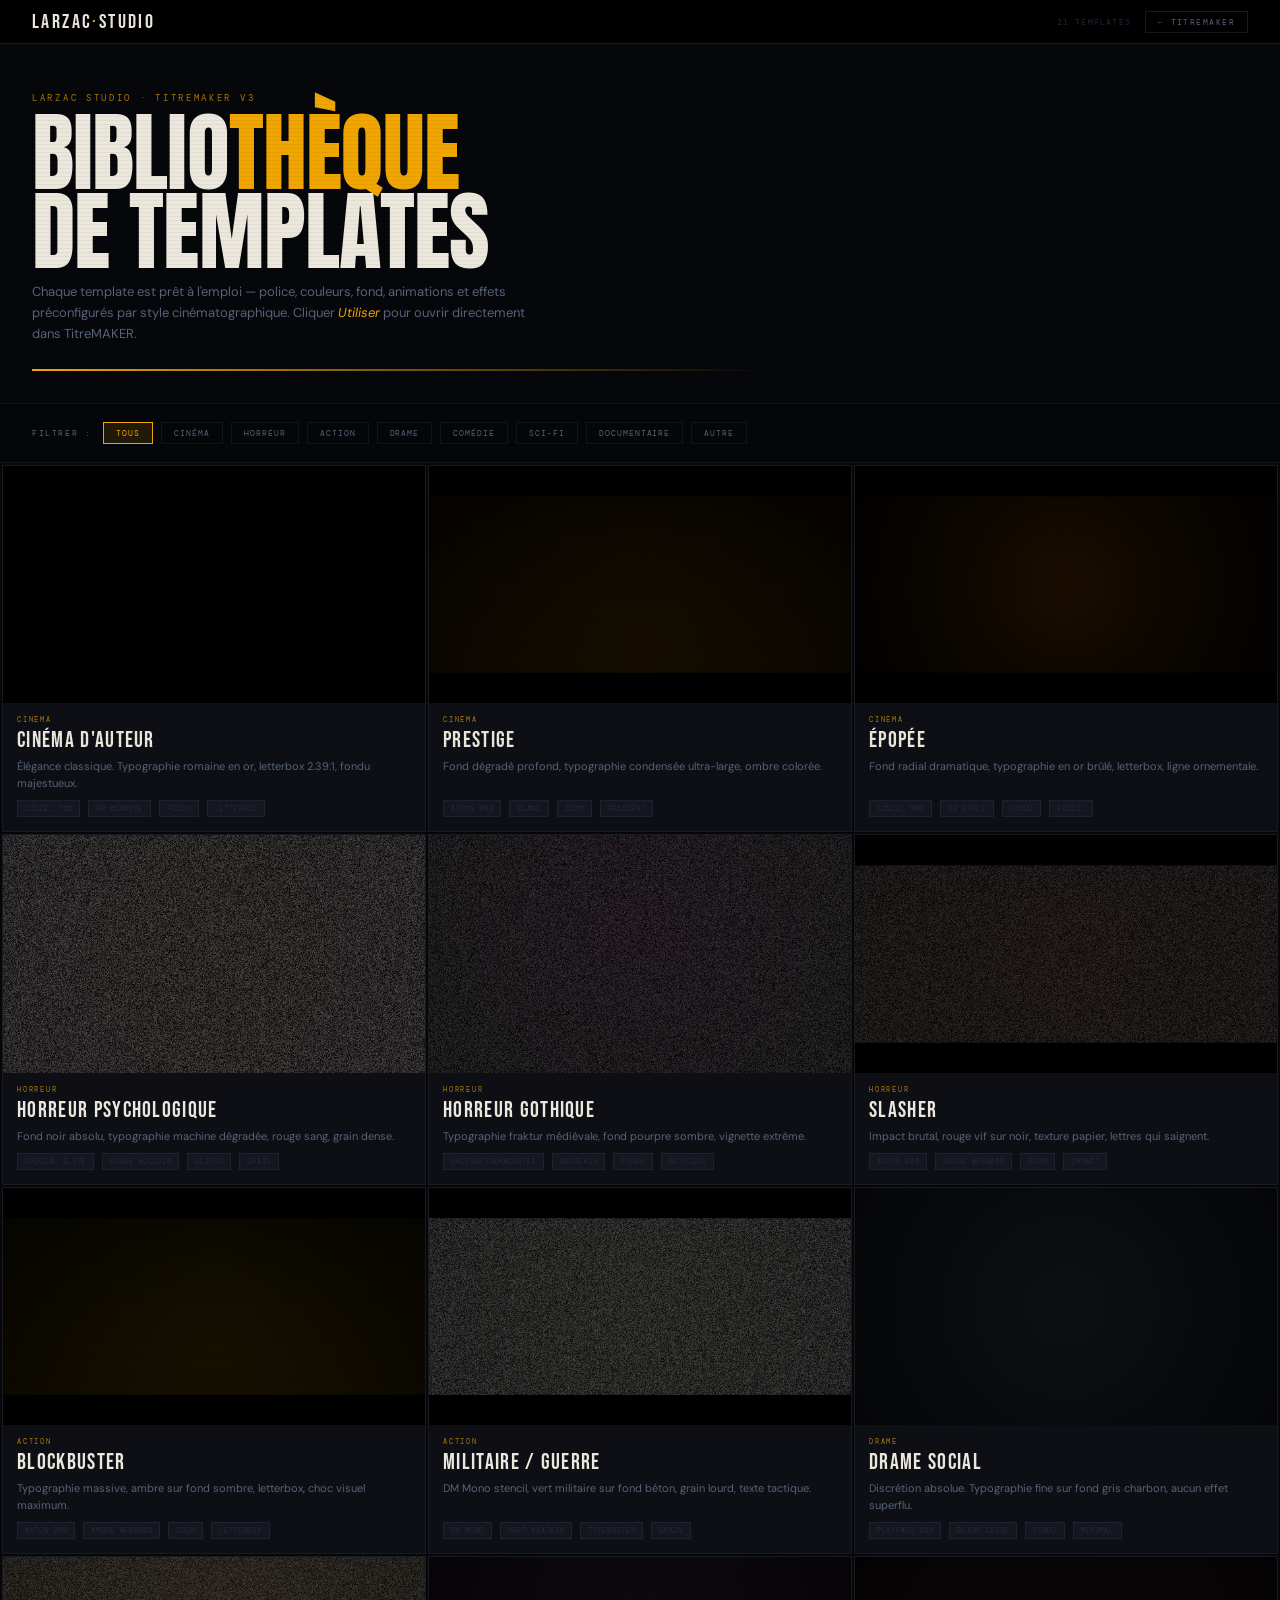
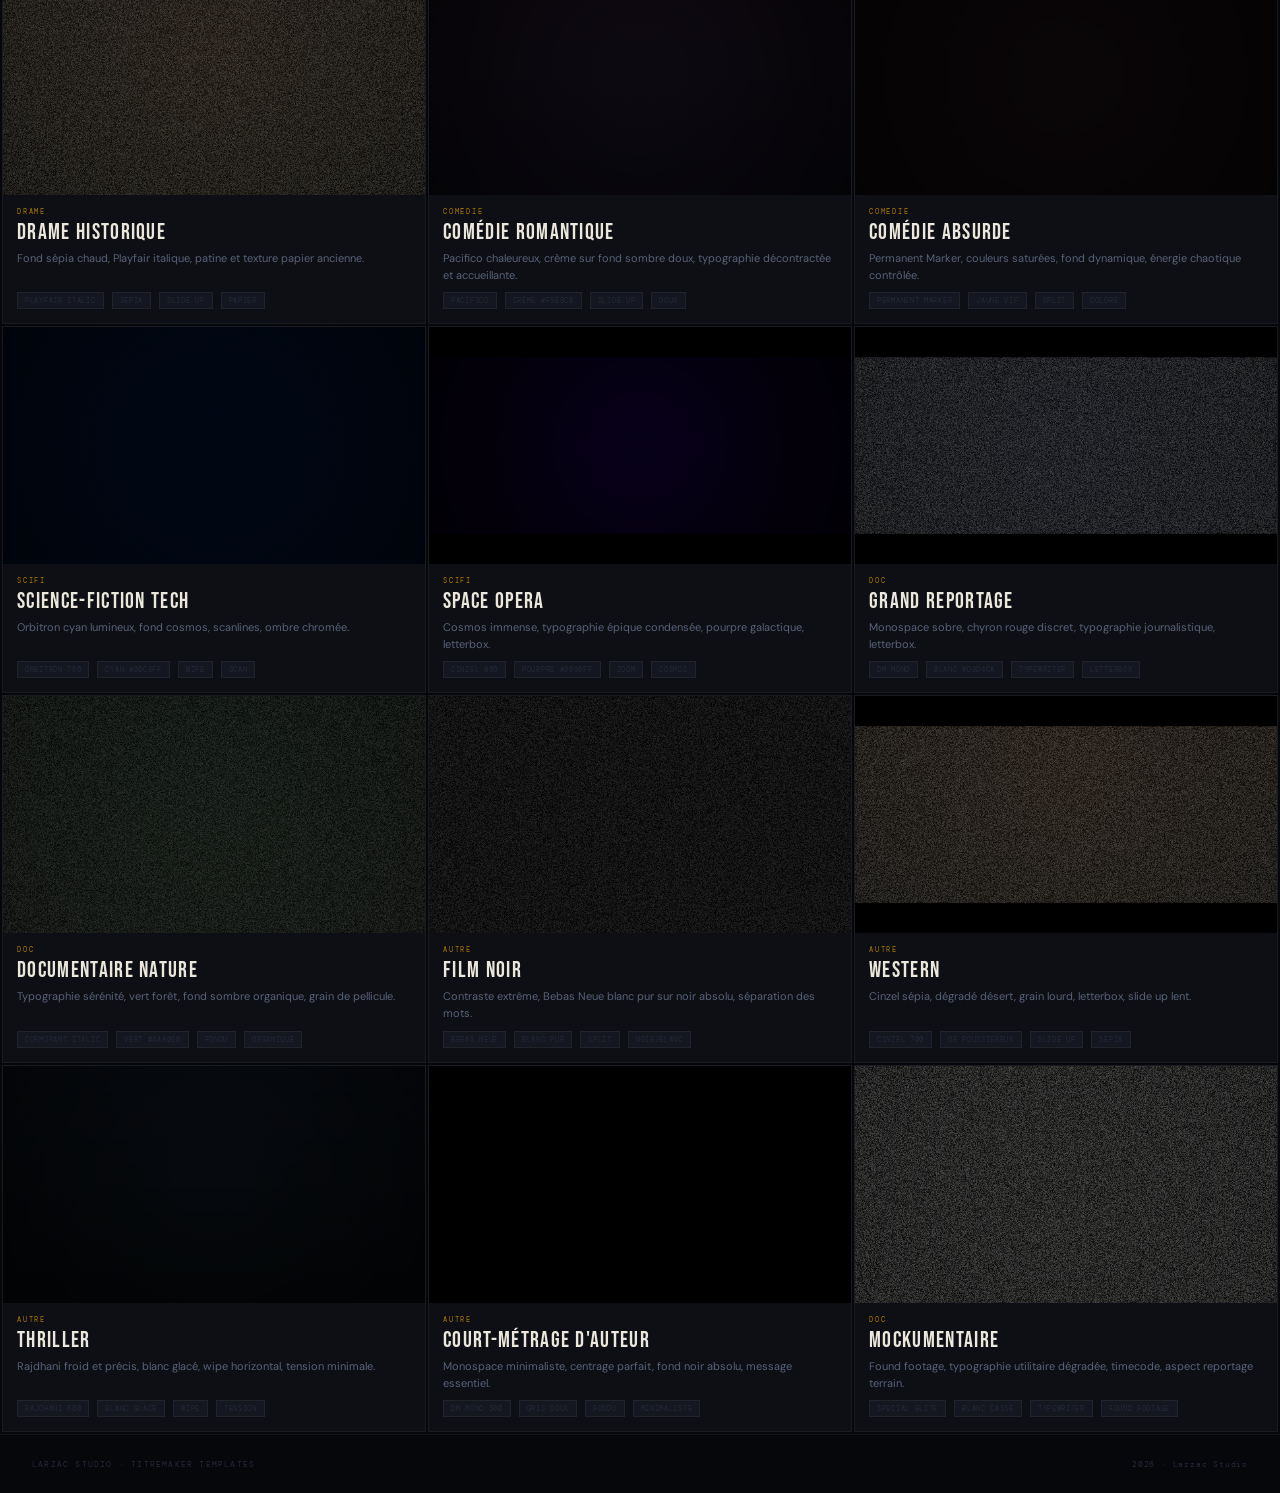
<file: templates.html>
<!DOCTYPE html>
<html lang="fr">
<head>
<meta charset="UTF-8">
<meta name="viewport" content="width=device-width, initial-scale=1.0">
<title>Templates — Larzac Studio</title>
<link href="https://fonts.googleapis.com/css2?family=Bebas+Neue&family=Anton&family=Cinzel:wght@400;700;900&family=Playfair+Display:ital,wght@0,400;0,700;1,400&family=Cormorant+Garamond:ital,wght@0,300;0,600;1,300&family=Orbitron:wght@400;700&family=Special+Elite&family=UnifrakturMaguntia&family=Pacifico&family=Permanent+Marker&family=DM+Mono:wght@300;400;500&family=DM+Sans:wght@300;400;500&family=Rajdhani:wght@400;600;700&display=swap" rel="stylesheet">
<style>
*,*::before,*::after{box-sizing:border-box;margin:0;padding:0}
:root{
  --bg:#06070a;--s1:#0d0f14;--s2:#141720;
  --b1:rgba(255,255,255,.05);--b2:rgba(255,255,255,.10);
  --amber:#f0a500;--a2:rgba(240,165,0,.12);
  --cream:#ece7dc;--muted:#58627a;--dim:#24283a;
}
html,body{min-height:100%;background:var(--bg);color:var(--cream);font-family:'DM Sans',sans-serif}

body::after{content:'';position:fixed;inset:0;background:repeating-linear-gradient(0deg,transparent,transparent 3px,rgba(0,0,0,.04) 3px,rgba(0,0,0,.04) 4px);pointer-events:none;z-index:9999}

/* TOPBAR */
#topbar{height:44px;background:#000;border-bottom:1px solid var(--b2);display:flex;align-items:center;padding:0 32px;gap:14px;position:sticky;top:0;z-index:100}
.logo{font-family:'Bebas Neue',sans-serif;font-size:20px;letter-spacing:.12em;color:var(--cream);text-decoration:none}
.logo em{color:var(--amber);font-style:normal}
.back{font-family:'DM Mono',monospace;font-size:8px;letter-spacing:.18em;text-transform:uppercase;color:var(--muted);text-decoration:none;border:1px solid var(--b2);padding:5px 12px;transition:all .15s}
.back:hover{border-color:var(--amber);color:var(--amber)}
.tsep{flex:1}
.tcount{font-family:'DM Mono',monospace;font-size:8px;letter-spacing:.15em;text-transform:uppercase;color:var(--dim)}

/* HERO */
#hero{padding:48px 32px 32px;border-bottom:1px solid var(--b1)}
.hero-eye{font-family:'DM Mono',monospace;font-size:9px;letter-spacing:.3em;text-transform:uppercase;color:var(--amber);opacity:.7;margin-bottom:8px}
.hero-title{font-family:'Anton',sans-serif;font-size:clamp(48px,8vw,88px);line-height:.9;letter-spacing:-.01em;color:var(--cream);margin-bottom:12px}
.hero-title em{color:var(--amber);font-style:normal}
.hero-sub{font-size:13px;color:var(--muted);max-width:520px;line-height:1.6}
.hero-divider{height:2px;background:linear-gradient(90deg,var(--amber) 0%,rgba(240,165,0,0) 60%);margin-top:24px}

/* FILTERS */
#filters{padding:18px 32px;display:flex;align-items:center;gap:8px;flex-wrap:wrap;border-bottom:1px solid var(--b1);position:sticky;top:44px;background:rgba(6,7,10,.92);backdrop-filter:blur(8px);z-index:99}
.flt-label{font-family:'DM Mono',monospace;font-size:8px;letter-spacing:.2em;text-transform:uppercase;color:var(--muted);margin-right:4px}
.flt{font-family:'DM Mono',monospace;font-size:8px;letter-spacing:.12em;text-transform:uppercase;background:none;border:1px solid var(--b1);color:var(--muted);padding:5px 12px;cursor:pointer;transition:all .15s}
.flt:hover{border-color:var(--b2);color:var(--cream)}
.flt.on{border-color:var(--amber);color:var(--amber);background:var(--a2)}

/* GRID */
#grid{display:grid;grid-template-columns:repeat(auto-fill,minmax(340px,1fr));gap:2px;padding:2px}

/* CARD */
.card{background:var(--s1);border:1px solid var(--b1);overflow:hidden;display:flex;flex-direction:column;transition:border-color .2s;cursor:pointer}
.card:hover{border-color:rgba(240,165,0,.3)}
.card.hidden{display:none}

.card-canvas-wrap{position:relative;aspect-ratio:16/9;background:#000;overflow:hidden}
.card-canvas-wrap canvas{display:block;width:100%;height:100%}
.card-overlay{position:absolute;inset:0;background:linear-gradient(180deg,transparent 50%,rgba(0,0,0,.5));opacity:0;transition:opacity .2s}
.card:hover .card-overlay{opacity:1}
.card-use{position:absolute;bottom:12px;right:12px;font-family:'DM Mono',monospace;font-size:8px;letter-spacing:.18em;text-transform:uppercase;background:var(--amber);color:#000;padding:7px 16px;cursor:pointer;border:none;opacity:0;transform:translateY(6px);transition:all .2s;font-weight:700}
.card:hover .card-use{opacity:1;transform:translateY(0)}

.card-info{padding:12px 14px 14px;flex:1;display:flex;flex-direction:column;gap:6px}
.card-genre{font-family:'DM Mono',monospace;font-size:7px;letter-spacing:.25em;text-transform:uppercase;color:var(--amber);opacity:.7}
.card-name{font-family:'Bebas Neue',sans-serif;font-size:22px;letter-spacing:.06em;color:var(--cream);line-height:1}
.card-desc{font-size:11px;color:var(--muted);line-height:1.55;flex:1}
.card-specs{display:flex;gap:8px;flex-wrap:wrap;margin-top:2px}
.spec{font-family:'DM Mono',monospace;font-size:7px;letter-spacing:.1em;text-transform:uppercase;color:var(--dim);background:var(--s2);padding:3px 7px;border:1px solid var(--b1)}

/* FOOTER */
#footer{padding:24px 32px;border-top:1px solid var(--b1);display:flex;align-items:center;justify-content:space-between}
.ft-l{font-family:'DM Mono',monospace;font-size:8px;letter-spacing:.15em;text-transform:uppercase;color:var(--dim)}
.ft-r{font-family:'DM Mono',monospace;font-size:8px;letter-spacing:.1em;color:var(--dim)}

@media(max-width:720px){
  #hero{padding:32px 20px 24px}
  #filters{padding:12px 20px}
  #grid{grid-template-columns:1fr;padding:1px}
  #topbar{padding:0 16px}
  #footer{padding:16px 20px;flex-direction:column;gap:8px}
}
</style>
</head>
<body>

<div id="topbar">
  <a class="logo" href="index.html">LARZAC<em>·</em>STUDIO</a>
  <div class="tsep"></div>
  <span class="tcount" id="count-lbl"></span>
  <a class="back" href="titremaker.html">← TitreMAKER</a>
</div>

<div id="hero">
  <div class="hero-eye">Larzac Studio · TitreMAKER v3</div>
  <div class="hero-title">BIBLIO<em>THÈQUE</em><br>DE TEMPLATES</div>
  <div class="hero-sub">Chaque template est prêt à l'emploi — police, couleurs, fond, animations et effets préconfigurés par style cinématographique. Cliquer <em style="color:var(--amber)">Utiliser</em> pour ouvrir directement dans TitreMAKER.</div>
  <div class="hero-divider"></div>
</div>

<div id="filters">
  <span class="flt-label">Filtrer :</span>
  <button class="flt on" data-genre="all" onclick="filter('all',this)">Tous</button>
  <button class="flt" data-genre="cinéma" onclick="filter('cinéma',this)">Cinéma</button>
  <button class="flt" data-genre="horreur" onclick="filter('horreur',this)">Horreur</button>
  <button class="flt" data-genre="action" onclick="filter('action',this)">Action</button>
  <button class="flt" data-genre="drame" onclick="filter('drame',this)">Drame</button>
  <button class="flt" data-genre="comédie" onclick="filter('comédie',this)">Comédie</button>
  <button class="flt" data-genre="scifi" onclick="filter('scifi',this)">Sci-fi</button>
  <button class="flt" data-genre="doc" onclick="filter('doc',this)">Documentaire</button>
  <button class="flt" data-genre="autre" onclick="filter('autre',this)">Autre</button>
</div>

<div id="grid"></div>

<div id="footer">
  <span class="ft-l">Larzac Studio · TitreMAKER Templates</span>
  <span class="ft-r" id="ft-r"></span>
</div>

<script>
// ══════════════════════════════════════════════════════════
// LAYER HELPER (must be before TEMPLATES)
// ══════════════════════════════════════════════════════════
let _lid = 10;
function layer(text, font, weight, size, ls, color, x, y, extra = {}) {
  return {
    id: _lid++, name: text.slice(0, 16), text, font, weight, size, ls,
    lineH: 1.25, color, x, y, align: extra.align || 'center',
    upper: false, curved: false, curveR: 500, wordWrap: false, wrapW: 80,
    opacity: 1, blur: 0, visible: true,
    stroke: extra.stroke || false, strokeColor: extra.strokeColor || '#000000', strokeW: extra.strokeW || 2,
    shadow: extra.shadow || false, shadowColor: extra.shadowColor || '#000000',
    shadowBlur: extra.shadowBlur || 10, shadowX: extra.shadowX || 0, shadowY: extra.shadowY || 0,
  };
}

// ══════════════════════════════════════════════════════════
// TEMPLATES
// ══════════════════════════════════════════════════════════
const TEMPLATES = [

  // ── CINÉMA ──────────────────────────────────────────────
  {
    id:'cinema-auteur', genre:'cinéma', name:'CINÉMA D\'AUTEUR',
    desc:'Élégance classique. Typographie romaine en or, letterbox 2.39:1, fondu majestueux.',
    specs:['Cinzel 700','Or #c9a96e','Fondu','Letterbox'],
    title:'MON FILM', sub:'Un film de',
    render: c => {
      bgSolid(c,'#000000');
      vignette(c);
      textLine(c,'MON FILM','Cinzel',700,c.w*.068,c.w/2,c.h*.46,'#c9a96e',{shadow:'#b89040',blur:28,ls:c.w*.009});
      textLine(c,'UN FILM DE','Cinzel',400,c.w*.016,c.w/2,c.h*.6,'#7a6540',{ls:c.w*.005});
      lineH(c,c.h*.52,.45);
      lbox(c);
    },
    state: {
      bg:{type:'solid',color:'#000000'},
      layers:[layer('MON FILM','Cinzel','700',130,18,'#c9a96e',50,48,{shadow:true,shadowColor:'#b89040',shadowBlur:30,shadowX:0,shadowY:0}),layer('UN FILM DE','Cinzel','400',28,14,'#7a6540',50,64)],
      fx:{vignette:true,lbox:true,lineOp:.45,grain:true,grainAmt:.1},
      anim:{inType:'fade',outType:'fade',inDur:2200,hold:2000,outDur:1000},
    }
  },

  {
    id:'prestige', genre:'cinéma', name:'PRESTIGE',
    desc:'Fond dégradé profond, typographie condensée ultra-large, ombre colorée.',
    specs:['Anton 900','Blanc','Zoom','Gradient'],
    render: c => {
      bgGrad(c,'#0a0600','#1a1000','tb');
      vignette(c);
      textLine(c,'PRESTIGE','Anton',900,c.w*.09,c.w/2,c.h*.47,'#f5eed8',{shadow:'rgba(240,165,0,.3)',blur:40,ls:c.w*.002});
      textLine(c,'2024','DM Mono',400,c.w*.014,c.w/2,c.h*.61,'rgba(200,180,130,.5)',{ls:c.w*.008});
      lbox(c);
    },
    state:{
      bg:{type:'gradient',color:'#0a0600',color2:'#1a1000',gradType:'tb'},
      layers:[layer('PRESTIGE','Anton','900',160,4,'#f5eed8',50,46,{shadow:true,shadowColor:'rgba(240,165,0,.4)',shadowBlur:50,shadowX:0,shadowY:0}),layer('2024','DM Mono','300',22,20,'rgba(200,180,130,.5)',50,62)],
      fx:{vignette:true,lbox:true,grain:true,grainAmt:.12},
      anim:{inType:'zoom',outType:'fade',inDur:2500,hold:2000,outDur:800},
    }
  },

  {
    id:'epopee', genre:'cinéma', name:'ÉPOPÉE',
    desc:'Fond radial dramatique, typographie en or brûlé, letterbox, ligne ornementale.',
    specs:['Cinzel 900','Or brûlé','Fondu','Radial'],
    render: c => {
      bgRadial(c,'#1a0e00','#000000');
      vignette(c);
      textLine(c,'L\'ÉPOPÉE','Cinzel',900,c.w*.075,c.w/2,c.h*.44,'#d4982a',{shadow:'#8a5000',blur:20,ls:c.w*.007});
      textLine(c,'DES TEMPS OUBLIÉS','Cinzel',400,c.w*.018,c.w/2,c.h*.59,'#7a5820',{ls:c.w*.006});
      lineH(c,c.h*.51,.5);lbox(c);
    },
    state:{
      bg:{type:'gradient',color:'#1a0e00',color2:'#000000',gradType:'radial'},
      layers:[layer('L\'ÉPOPÉE','Cinzel','900',140,12,'#d4982a',50,44,{shadow:true,shadowColor:'#8a5000',shadowBlur:25,shadowX:0,shadowY:0}),layer('DES TEMPS OUBLIÉS','Cinzel','400',28,10,'#7a5820',50,60)],
      fx:{vignette:true,lbox:true,lineOp:.5,grain:true,grainAmt:.15},
      anim:{inType:'fade',outType:'fade',inDur:2000,hold:2000,outDur:1000},
    }
  },

  // ── HORREUR ─────────────────────────────────────────────
  {
    id:'horreur-psycho', genre:'horreur', name:'HORREUR PSYCHOLOGIQUE',
    desc:'Fond noir absolu, typographie machine dégradée, rouge sang, grain dense.',
    specs:['Special Elite','Rouge #cc2020','Glitch','Grain'],
    render: c => {
      bgSolid(c,'#060000');
      vignette(c);
      const size=c.w*.06;
      CX.save();CX.font=`400 ${size}px 'Special Elite'`;CX.fillStyle='#440000';CX.textAlign='center';CX.textBaseline='middle';CX.fillText('MALVEILLANCE',c.w/2+3,c.h*.47+3);CX.restore();
      textLine(c,'MALVEILLANCE','Special Elite',400,size,c.w/2,c.h*.47,'#cc2020',{ls:c.w*.002});
      textLine(c,'LES OMBRES NOUS VOIENT','Special Elite',400,c.w*.014,c.w/2,c.h*.62,'#661010',{ls:0});
      grain(c,.3);
    },
    state:{
      bg:{type:'solid',color:'#060000'},
      layers:[layer('MALVEILLANCE','Special Elite','400',110,4,'#cc2020',50,47,{stroke:true,strokeColor:'#440000',strokeW:3,shadow:true,shadowColor:'#cc0000',shadowBlur:20,shadowX:0,shadowY:0}),layer('LES OMBRES NOUS VOIENT','Special Elite','400',24,3,'#661010',50,62)],
      fx:{vignette:true,grain:true,grainAmt:.28},
      anim:{inType:'glitch',outType:'fade',inDur:2000,hold:2000,outDur:800},
    }
  },

  {
    id:'horreur-gothique', genre:'horreur', name:'HORREUR GOTHIQUE',
    desc:'Typographie fraktur médiévale, fond pourpre sombre, vignette extrême.',
    specs:['UnifrakturMaguntia','Bordeaux','Fondu','Gothique'],
    render: c => {
      bgGrad(c,'#0a0008','#050005','tb');
      vignette(c);vignette(c);
      textLine(c,'Das Grauen','UnifrakturMaguntia',400,c.w*.065,c.w/2,c.h*.47,'#8a1a1a',{shadow:'rgba(200,0,0,.3)',blur:25,ls:0});
      textLine(c,'Die Nacht verschlingt alles','Cinzel',400,c.w*.015,c.w/2,c.h*.63,'#4a0a0a',{ls:c.w*.004});
      grain(c,.2);
    },
    state:{
      bg:{type:'gradient',color:'#0a0008',color2:'#050005',gradType:'tb'},
      layers:[layer('Das Grauen','UnifrakturMaguntia','400',100,4,'#8a1a1a',50,47,{shadow:true,shadowColor:'rgba(200,0,0,.3)',shadowBlur:30,shadowX:0,shadowY:0}),layer('Die Nacht verschlingt alles','Cinzel','400',24,6,'#4a0a0a',50,63)],
      fx:{vignette:true,grain:true,grainAmt:.22,scan:true},
      anim:{inType:'fade',outType:'fade',inDur:2500,hold:2000,outDur:1200},
    }
  },

  {
    id:'slasher', genre:'horreur', name:'SLASHER',
    desc:'Impact brutal, rouge vif sur noir, texture papier, lettres qui saignent.',
    specs:['Anton 900','Rouge #e50000','Zoom','Impact'],
    render: c => {
      bgSolid(c,'#080000');
      vignette(c);
      textLine(c,'VENGEANCE','Anton',900,c.w*.09,c.w/2,c.h*.46,'#e50000',{shadow:'rgba(255,0,0,.4)',blur:30,ls:c.w*.001});
      textLine(c,'NE COURT PAS','Anton',400,c.w*.03,c.w/2,c.h*.61,'#ffffff',{ls:c.w*.002});
      grain(c,.18);lbox(c);
    },
    state:{
      bg:{type:'solid',color:'#080000'},
      layers:[layer('VENGEANCE','Anton','900',140,3,'#e50000',50,46,{shadow:true,shadowColor:'rgba(255,0,0,.5)',shadowBlur:35,shadowX:0,shadowY:4}),layer('NE COURT PAS','Anton','400',46,4,'#ffffff',50,61)],
      fx:{vignette:true,lbox:true,grain:true,grainAmt:.2},
      anim:{inType:'glitch',outType:'fade',inDur:1800,hold:2000,outDur:800},
    }
  },

  // ── ACTION ──────────────────────────────────────────────
  {
    id:'action-blockbuster', genre:'action', name:'BLOCKBUSTER',
    desc:'Typographie massive, ambre sur fond sombre, letterbox, choc visuel maximum.',
    specs:['Anton 900','Ambre #f0a500','Zoom','Letterbox'],
    render: c => {
      bgGrad(c,'#0a0800','#1c1400','tb');
      vignette(c);
      textLine(c,'IMPACT','Anton',900,c.w*.1,c.w/2,c.h*.46,'#f0a500',{stroke:'#000',strokeW:c.w*.003,shadow:'rgba(240,165,0,.3)',blur:30,ls:0});
      textLine(c,'LE MONDE NE SE REND JAMAIS','Anton',400,c.w*.024,c.w/2,c.h*.6,'#ffffff',{ls:c.w*.001});
      lbox(c);
    },
    state:{
      bg:{type:'gradient',color:'#0a0800',color2:'#1c1400',gradType:'tb'},
      layers:[layer('IMPACT','Anton','900',180,3,'#f0a500',50,46,{stroke:true,strokeColor:'#000000',strokeW:6,shadow:true,shadowColor:'rgba(240,165,0,.4)',shadowBlur:35,shadowX:0,shadowY:0}),layer('LE MONDE NE SE REND JAMAIS','Anton','400',36,2,'#ffffff',50,60)],
      fx:{vignette:true,lbox:true,grain:true,grainAmt:.1},
      anim:{inType:'zoom',outType:'zoomin',inDur:1800,hold:2000,outDur:700},
    }
  },

  {
    id:'action-militaire', genre:'action', name:'MILITAIRE / GUERRE',
    desc:'DM Mono stencil, vert militaire sur fond béton, grain lourd, texte tactique.',
    specs:['DM Mono','Vert #4a7a30','Typewriter','Grain'],
    render: c => {
      bgSolid(c,'#0a0c08');
      vignette(c);
      textLine(c,'OPÉRATION','Rajdhani',700,c.w*.014,c.w/2,c.h*.38,'#4a7a30',{ls:c.w*.012});
      textLine(c,'TERRE BRÛLÉE','Rajdhani',700,c.w*.07,c.w/2,c.h*.51,'#6aaa40',{shadow:'rgba(50,120,20,.3)',blur:15,ls:c.w*.004});
      textLine(c,'CLASSIFIÉ - NIVEAU 5','DM Mono',400,c.w*.013,c.w/2,c.h*.64,'rgba(100,160,70,.5)',{ls:c.w*.008});
      grain(c,.25);lbox(c);
    },
    state:{
      bg:{type:'solid',color:'#0a0c08',texture:'concrete',texOp:.12},
      layers:[layer('OPÉRATION','Rajdhani','700',24,20,'#4a7a30',50,36),layer('TERRE BRÛLÉE','Rajdhani','700',110,8,'#6aaa40',50,50,{shadow:true,shadowColor:'rgba(50,120,20,.3)',shadowBlur:18}),layer('CLASSIFIÉ - NIVEAU 5','DM Mono','400',20,16,'rgba(100,160,70,.5)',50,65)],
      fx:{vignette:true,lbox:true,grain:true,grainAmt:.25},
      anim:{inType:'type',outType:'fade',inDur:2000,hold:2000,outDur:800},
    }
  },

  // ── DRAME ───────────────────────────────────────────────
  {
    id:'drame-social', genre:'drame', name:'DRAME SOCIAL',
    desc:'Discrétion absolue. Typographie fine sur fond gris charbon, aucun effet superflu.',
    specs:['Playfair 400','Blanc cassé','Fondu','Minimal'],
    render: c => {
      bgSolid(c,'#0c0e12');
      vignette(c);
      textLine(c,'Les Invisibles','Playfair Display',400,c.w*.04,c.w/2,c.h*.46,'#d8d2c4',{shadow:'rgba(0,0,0,.8)',blur:15,ls:c.w*.001});
      lineH(c,c.h*.535,.25);
      textLine(c,'un film de Marie Leroux','DM Mono',300,c.w*.012,c.w/2,c.h*.6,'#606070',{ls:c.w*.004});
    },
    state:{
      bg:{type:'solid',color:'#0c0e12'},
      layers:[layer('Les Invisibles','Playfair Display','400',90,3,'#d8d2c4',50,46,{shadow:true,shadowColor:'rgba(0,0,0,.8)',shadowBlur:18}),layer('un film de Marie Leroux','DM Mono','300',22,8,'#606070',50,61)],
      fx:{vignette:true,lineOp:.28,grain:true,grainAmt:.08},
      anim:{inType:'fade',outType:'fade',inDur:2500,hold:2500,outDur:1200},
    }
  },

  {
    id:'drame-historique', genre:'drame', name:'DRAME HISTORIQUE',
    desc:'Fond sépia chaud, Playfair italique, patine et texture papier ancienne.',
    specs:['Playfair Italic','Sépia','Slide up','Papier'],
    render: c => {
      bgGrad(c,'#1a1208','#100c04','tb');
      vignette(c);
      textLine(c,'La Dernière Cour','Playfair Display',400,c.w*.042,c.w/2,c.h*.45,'#d4b870',{shadow:'#000',blur:15,ls:c.w*.001,italic:true});
      lineH(c,c.h*.535,.35);
      textLine(c,'FRANCE · 1793','DM Mono',400,c.w*.013,c.w/2,c.h*.61,'#8a7040',{ls:c.w*.008});
      grain(c,.2);
    },
    state:{
      bg:{type:'gradient',color:'#1a1208',color2:'#100c04',gradType:'tb',texture:'paper',texOp:.12},
      layers:[layer('La Dernière Cour','Playfair Display','italic 400',80,3,'#d4b870',50,45,{shadow:true,shadowColor:'#000',shadowBlur:18}),layer('FRANCE · 1793','DM Mono','400',22,14,'#8a7040',50,61)],
      fx:{vignette:true,lineOp:.38,grain:true,grainAmt:.18},
      anim:{inType:'slideup',outType:'fade',inDur:2000,hold:2000,outDur:1000},
    }
  },

  // ── COMÉDIE ─────────────────────────────────────────────
  {
    id:'comedie-romantique', genre:'comédie', name:'COMÉDIE ROMANTIQUE',
    desc:'Pacifico chaleureux, crème sur fond sombre doux, typographie décontractée et accueillante.',
    specs:['Pacifico','Crème #f5e8c8','Slide up','Doux'],
    render: c => {
      bgGrad(c,'#100a12','#0a0810','tb');
      vignette(c);
      textLine(c,'Presque Parfaits','Pacifico',400,c.w*.048,c.w/2,c.h*.46,'#f5e8c8',{shadow:'rgba(200,150,100,.3)',blur:20,ls:0});
      textLine(c,'une comédie romantique','DM Mono',300,c.w*.013,c.w/2,c.h*.61,'#a08878',{ls:c.w*.005});
    },
    state:{
      bg:{type:'gradient',color:'#100a12',color2:'#0a0810',gradType:'tb'},
      layers:[layer('Presque Parfaits','Pacifico','400',90,3,'#f5e8c8',50,46,{shadow:true,shadowColor:'rgba(200,150,100,.3)',shadowBlur:22}),layer('une comédie romantique','DM Mono','300',22,9,'#a08878',50,61)],
      fx:{vignette:true,grain:true,grainAmt:.08},
      anim:{inType:'slideup',outType:'fade',inDur:1800,hold:2000,outDur:800},
    }
  },

  {
    id:'comedie-absurde', genre:'comédie', name:'COMÉDIE ABSURDE',
    desc:'Permanent Marker, couleurs saturées, fond dynamique, énergie chaotique contrôlée.',
    specs:['Permanent Marker','Jaune vif','Split','Coloré'],
    render: c => {
      bgSolid(c,'#0a0608');
      vignette(c);
      textLine(c,'COMPLÈTEMENT','DM Mono',400,c.w*.016,c.w/2,c.h*.36,'rgba(255,200,0,.7)',{ls:c.w*.012});
      textLine(c,'NULS !','Permanent Marker',400,c.w*.1,c.w/2,c.h*.52,'#f5c800',{shadow:'rgba(255,200,0,.3)',blur:15,ls:0});
      textLine(c,'mais attachants','Pacifico',400,c.w*.022,c.w/2,c.h*.67,'rgba(200,160,0,.6)',{ls:0});
    },
    state:{
      bg:{type:'solid',color:'#0a0608'},
      layers:[layer('COMPLÈTEMENT','DM Mono','400',26,20,'rgba(255,200,0,.7)',50,34),layer('NULS !','Permanent Marker','400',160,3,'#f5c800',50,50,{shadow:true,shadowColor:'rgba(255,200,0,.3)',shadowBlur:18}),layer('mais attachants','Pacifico','400',36,3,'rgba(200,160,0,.6)',50,66)],
      fx:{vignette:true},
      anim:{inType:'split',outType:'fade',inDur:1500,hold:2000,outDur:700},
    }
  },

  // ── SCI-FI ──────────────────────────────────────────────
  {
    id:'scifi-tech', genre:'scifi', name:'SCIENCE-FICTION TECH',
    desc:'Orbitron cyan lumineux, fond cosmos, scanlines, ombre chromée.',
    specs:['Orbitron 700','Cyan #00c8ff','Wipe','Scan'],
    render: c => {
      bgRadial(c,'#000814','#000a1c');
      vignette(c);
      textLine(c,'NEXUS-7','Orbitron',700,c.w*.055,c.w/2,c.h*.46,'#00c8ff',{shadow:'rgba(0,200,255,.5)',blur:30,ls:c.w*.006});
      textLine(c,'PROTOCOLE EXTINCTION','Orbitron',400,c.w*.015,c.w/2,c.h*.61,'#0068aa',{ls:c.w*.005});
      lineH(c,c.h*.53,.35);
      scanlines(c);
    },
    state:{
      bg:{type:'gradient',color:'#000814',color2:'#000a1c',gradType:'radial'},
      layers:[layer('NEXUS-7','Orbitron','700',100,12,'#00c8ff',50,46,{shadow:true,shadowColor:'rgba(0,200,255,.5)',shadowBlur:35,shadowX:0,shadowY:0}),layer('PROTOCOLE EXTINCTION','Orbitron','400',26,10,'#0068aa',50,61)],
      fx:{vignette:true,scan:true,lineOp:.35},
      anim:{inType:'wipe',outType:'fade',inDur:2000,hold:2000,outDur:800},
    }
  },

  {
    id:'space-opera', genre:'scifi', name:'SPACE OPERA',
    desc:'Cosmos immense, typographie épique condensée, pourpre galactique, letterbox.',
    specs:['Cinzel 900','Pourpre #9060ff','Zoom','Cosmos'],
    render: c => {
      bgRadial(c,'#08001a','#030008');
      vignette(c);
      textLine(c,'L\'ULTIME','Cinzel',700,c.w*.022,c.w/2,c.h*.38,'rgba(160,120,255,.7)',{ls:c.w*.015});
      textLine(c,'FRONTIÈRE','Cinzel',900,c.w*.085,c.w/2,c.h*.51,'#c090ff',{shadow:'rgba(120,60,255,.5)',blur:35,ls:c.w*.005});
      textLine(c,'SAISON 3','DM Mono',400,c.w*.013,c.w/2,c.h*.65,'rgba(120,80,200,.5)',{ls:c.w*.01});
      lbox(c);
    },
    state:{
      bg:{type:'gradient',color:'#08001a',color2:'#030008',gradType:'radial'},
      layers:[layer('L\'ULTIME','Cinzel','700',36,24,'rgba(160,120,255,.7)',50,36),layer('FRONTIÈRE','Cinzel','900',160,10,'#c090ff',50,50,{shadow:true,shadowColor:'rgba(120,60,255,.5)',shadowBlur:40}),layer('SAISON 3','DM Mono','400',22,18,'rgba(120,80,200,.5)',50,65)],
      fx:{vignette:true,lbox:true},
      anim:{inType:'zoom',outType:'fade',inDur:2500,hold:2000,outDur:1000},
    }
  },

  // ── DOCUMENTAIRE ────────────────────────────────────────
  {
    id:'doc-reportage', genre:'doc', name:'GRAND REPORTAGE',
    desc:'Monospace sobre, chyron rouge discret, typographie journalistique, letterbox.',
    specs:['DM Mono','Blanc #d8d4ca','Typewriter','Letterbox'],
    render: c => {
      bgSolid(c,'#080a10');
      vignette(c);
      textLine(c,'ZONES DE SILENCE','DM Mono',400,c.w*.044,c.w/2,c.h*.46,'#d8d4ca',{ls:c.w*.012});
      lineH(c,c.h*.53,.22);
      textLine(c,'ENQUÊTE SPÉCIALE · 2024','DM Mono',300,c.w*.013,c.w/2,c.h*.61,'#606070',{ls:c.w*.006});
      grain(c,.22);lbox(c);
    },
    state:{
      bg:{type:'solid',color:'#080a10'},
      layers:[layer('ZONES DE SILENCE','DM Mono','400',88,22,'#d8d4ca',50,46),layer('ENQUÊTE SPÉCIALE · 2024','DM Mono','300',22,12,'#606070',50,61)],
      fx:{vignette:true,lbox:true,lineOp:.22,grain:true,grainAmt:.22},
      anim:{inType:'type',outType:'fade',inDur:2000,hold:2500,outDur:800},
    }
  },

  {
    id:'doc-nature', genre:'doc', name:'DOCUMENTAIRE NATURE',
    desc:'Typographie sérénité, vert forêt, fond sombre organique, grain de pellicule.',
    specs:['Cormorant Italic','Vert #4a8060','Fondu','Organique'],
    render: c => {
      bgGrad(c,'#040c06','#080e08','tb');
      vignette(c);
      textLine(c,'Aux Confins','Cormorant Garamond',300,c.w*.015,c.w/2,c.h*.39,'rgba(180,220,160,.6)',{ls:c.w*.006,italic:true});
      textLine(c,'du Vivant','Cormorant Garamond',600,c.w*.065,c.w/2,c.h*.51,'#a0d090',{shadow:'rgba(50,150,50,.3)',blur:20,ls:c.w*.002});
      textLine(c,'Un film documentaire','DM Mono',300,c.w*.012,c.w/2,c.h*.65,'rgba(100,160,80,.5)',{ls:c.w*.005});
      grain(c,.15);
    },
    state:{
      bg:{type:'gradient',color:'#040c06',color2:'#080e08',gradType:'tb'},
      layers:[layer('Aux Confins','Cormorant Garamond','italic 300',28,10,'rgba(180,220,160,.6)',50,37),layer('du Vivant','Cormorant Garamond','600',120,5,'#a0d090',50,50,{shadow:true,shadowColor:'rgba(50,150,50,.3)',shadowBlur:22}),layer('Un film documentaire','DM Mono','300',20,10,'rgba(100,160,80,.5)',50,65)],
      fx:{vignette:true,grain:true,grainAmt:.15},
      anim:{inType:'fade',outType:'fade',inDur:2500,hold:2500,outDur:1200},
    }
  },

  // ── AUTRE ───────────────────────────────────────────────
  {
    id:'noir', genre:'autre', name:'FILM NOIR',
    desc:'Contraste extrême, Bebas Neue blanc pur sur noir absolu, séparation des mots.',
    specs:['Bebas Neue','Blanc pur','Split','Noir/Blanc'],
    render: c => {
      bgSolid(c,'#000000');
      vignette(c);
      textLine(c,'OMBRES','Bebas Neue',400,c.w*.09,c.w/2,c.h*.44,'#ffffff',{ls:c.w*.005});
      lineH(c,c.h*.52,.3);
      textLine(c,'ET MENSONGES','Bebas Neue',400,c.w*.05,c.w/2,c.h*.58,'#888888',{ls:c.w*.007});
      lbox(c);grain(c,.15);
    },
    state:{
      bg:{type:'solid',color:'#000000'},
      layers:[layer('OMBRES','Bebas Neue','400',160,10,'#ffffff',50,44),layer('ET MENSONGES','Bebas Neue','400',88,14,'#888888',50,58)],
      fx:{vignette:true,lbox:true,lineOp:.3,grain:true,grainAmt:.15},
      anim:{inType:'split',outType:'fade',inDur:2000,hold:2000,outDur:900},
    }
  },

  {
    id:'western', genre:'autre', name:'WESTERN',
    desc:'Cinzel sépia, dégradé désert, grain lourd, letterbox, slide up lent.',
    specs:['Cinzel 700','Or poussiéreux','Slide up','Sépia'],
    render: c => {
      bgGrad(c,'#1a1006','#0e0a04','tb');
      vignette(c);
      textLine(c,'LA LOI DU DÉSERT','Cinzel',700,c.w*.054,c.w/2,c.h*.46,'#c8a060',{shadow:'#000',blur:14,ls:c.w*.006});
      lineH(c,c.h*.53,.38);
      textLine(c,'LES HORS-LA-LOI','DM Mono',400,c.w*.013,c.w/2,c.h*.61,'#7a6030',{ls:c.w*.007});
      grain(c,.22);lbox(c);
    },
    state:{
      bg:{type:'gradient',color:'#1a1006',color2:'#0e0a04',gradType:'tb',texture:'noise',texOp:.08},
      layers:[layer('LA LOI DU DÉSERT','Cinzel','700',100,12,'#c8a060',50,46,{shadow:true,shadowColor:'#000',shadowBlur:16,shadowX:3,shadowY:4}),layer('LES HORS-LA-LOI','DM Mono','400',22,14,'#7a6030',50,61)],
      fx:{vignette:true,lbox:true,lineOp:.38,grain:true,grainAmt:.22},
      anim:{inType:'slideup',outType:'fade',inDur:2200,hold:2000,outDur:1000},
    }
  },

  {
    id:'thriller', genre:'autre', name:'THRILLER',
    desc:'Rajdhani froid et précis, blanc glacé, wipe horizontal, tension minimale.',
    specs:['Rajdhani 600','Blanc glacé','Wipe','Tension'],
    render: c => {
      bgGrad(c,'#080c12','#040608','tb');
      vignette(c);
      textLine(c,'TRAHISON','Rajdhani',700,c.w*.075,c.w/2,c.h*.45,'#e8e8f0',{shadow:'rgba(200,210,255,.2)',blur:20,ls:c.w*.008});
      textLine(c,'ON NE SAIT PAS QUI MENTAIT','Rajdhani',600,c.w*.018,c.w/2,c.h*.61,'#6070a0',{ls:c.w*.005});
      lineH(c,c.h*.527,.25);
    },
    state:{
      bg:{type:'gradient',color:'#080c12',color2:'#040608',gradType:'tb'},
      layers:[layer('TRAHISON','Rajdhani','700',138,14,'#e8e8f0',50,45,{shadow:true,shadowColor:'rgba(200,210,255,.25)',shadowBlur:22}),layer('ON NE SAIT PAS QUI MENTAIT','Rajdhani','600',28,10,'#6070a0',50,61)],
      fx:{vignette:true,lineOp:.25},
      anim:{inType:'wipe',outType:'fade',inDur:2000,hold:2000,outDur:900},
    }
  },

  {
    id:'court-metrage', genre:'autre', name:'COURT-MÉTRAGE D\'AUTEUR',
    desc:'Monospace minimaliste, centrage parfait, fond noir absolu, message essentiel.',
    specs:['DM Mono 300','Gris doux','Fondu','Minimaliste'],
    render: c => {
      bgSolid(c,'#000000');
      vignette(c);
      textLine(c,'ce qui reste','DM Mono',300,c.w*.032,c.w/2,c.h*.48,'#c0bdb5',{ls:c.w*.008});
    },
    state:{
      bg:{type:'solid',color:'#000000'},
      layers:[layer('ce qui reste','DM Mono','300',60,16,'#c0bdb5',50,50)],
      fx:{vignette:true},
      anim:{inType:'fade',outType:'fade',inDur:3000,hold:3000,outDur:1500},
    }
  },

  {
    id:'mockumentaire', genre:'doc', name:'MOCKUMENTAIRE',
    desc:'Found footage, typographie utilitaire dégradée, timecode, aspect reportage terrain.',
    specs:['Special Elite','Blanc cassé','Typewriter','Found footage'],
    render: c => {
      bgSolid(c,'#090908');
      vignette(c);
      textLine(c,'REC ●','DM Mono',400,c.w*.014,c.w*.12,c.h*.12,'#e03535',{ls:0});
      textLine(c,'00:12:34:08','DM Mono',300,c.w*.012,c.w*.88,c.h*.12,'rgba(200,200,190,.5)',{ls:0});
      textLine(c,'LES DERNIERS','Special Elite',400,c.w*.052,c.w/2,c.h*.44,'#e8e4dc',{ls:c.w*.002});
      textLine(c,'VRAIS EXPERTS','Special Elite',400,c.w*.052,c.w/2,c.h*.57,'#e8e4dc',{ls:c.w*.002});
      textLine(c,'Document déclassifié · Confidentiel','DM Mono',300,c.w*.011,c.w/2,c.h*.7,'rgba(200,200,180,.4)',{ls:c.w*.004});
      grain(c,.28);
    },
    state:{
      bg:{type:'solid',color:'#090908'},
      layers:[layer('REC ●','DM Mono','400',22,3,'#e03535',11,10,{align:'left'}),layer('00:12:34:08','DM Mono','300',20,3,'rgba(200,200,190,.5)',88,10,{align:'right'}),layer('LES DERNIERS\nVRAIS EXPERTS','Special Elite','400',96,4,'#e8e4dc',50,50),layer('Document déclassifié · Confidentiel','DM Mono','300',18,8,'rgba(200,200,180,.4)',50,70)],
      fx:{vignette:true,grain:true,grainAmt:.28},
      anim:{inType:'type',outType:'fade',inDur:2000,hold:2500,outDur:800},
    }
  },

];

// ══════════════════════════════════════════════════════════
// CANVAS RENDER HELPERS  
// ══════════════════════════════════════════════════════════
let CX,W,H;
function setCtx(canvas){CX=canvas.getContext('2d');W=canvas.width;H=canvas.height;}

function bgSolid(c,color){CX.fillStyle=color;CX.fillRect(0,0,W,H);}
function bgGrad(c,c1,c2,dir){
  let g;
  if(dir==='tb') g=CX.createLinearGradient(W/2,0,W/2,H);
  else g=CX.createLinearGradient(0,H/2,W,H/2);
  g.addColorStop(0,c1);g.addColorStop(1,c2);
  CX.fillStyle=g;CX.fillRect(0,0,W,H);
}
function bgRadial(c,c1,c2){
  const g=CX.createRadialGradient(W/2,H/2,0,W/2,H/2,Math.max(W,H)*.72);
  g.addColorStop(0,c1);g.addColorStop(1,c2);
  CX.fillStyle=g;CX.fillRect(0,0,W,H);
}
function vignette(){
  const g=CX.createRadialGradient(W/2,H/2,H*.12,W/2,H/2,W*.72);
  g.addColorStop(0,'rgba(0,0,0,0)');g.addColorStop(1,'rgba(0,0,0,.75)');
  CX.fillStyle=g;CX.fillRect(0,0,W,H);
}
function lbox(){
  const bh=Math.round((H-W/2.39)/2);
  CX.fillStyle='#000';CX.fillRect(0,0,W,bh);CX.fillRect(0,H-bh,W,bh);
}
function lineH(c,y,alpha){
  CX.save();CX.globalAlpha=alpha;CX.strokeStyle='rgba(255,255,255,.6)';
  CX.lineWidth=.8;const pad=W*.12;
  CX.beginPath();CX.moveTo(pad,y);CX.lineTo(W-pad,y);CX.stroke();CX.restore();
}
function grain(c,amt){
  const id=CX.createImageData(W,H);const d=id.data;
  for(let i=0;i<d.length;i+=4){const g=Math.random()*255;d[i]=d[i+1]=d[i+2]=g;d[i+3]=255;}
  const gc=document.createElement('canvas');gc.width=W;gc.height=H;gc.getContext('2d').putImageData(id,0,0);
  CX.save();CX.globalAlpha=amt;CX.drawImage(gc,0,0);CX.restore();
}
function scanlines(){
  CX.save();
  for(let y=0;y<H;y+=4){CX.fillStyle='rgba(0,0,0,.12)';CX.fillRect(0,y,W,1);}
  CX.restore();
}

function textLine(c,text,font,weight,size,x,y,color,opts={}){
  const sz=size;
  const w=String(weight); // normalise en string
  CX.save();
  if(opts.italic||w.includes('italic')){
    const wNum=w.replace('italic','').trim()||'400';
    CX.font=`italic ${wNum} ${sz}px '${font}'`;
  } else {
    CX.font=`${w} ${sz}px '${font}'`;
  }
  CX.textAlign=opts.align||'center';CX.textBaseline='middle';
  if('letterSpacing' in CX) CX.letterSpacing=(opts.ls||0)+'px';
  if(opts.stroke){CX.strokeStyle=opts.stroke;CX.lineWidth=(opts.strokeW||2)*2;CX.lineJoin='round';CX.strokeText(text,x,y);}
  if(opts.shadow){CX.shadowColor=opts.shadow;CX.shadowBlur=opts.blur||10;CX.shadowOffsetX=0;CX.shadowOffsetY=0;}
  CX.fillStyle=color;CX.fillText(text,x,y);
  CX.shadowColor='transparent';CX.restore();
}

// ══════════════════════════════════════════════════════════
// BUILD UI
// ══════════════════════════════════════════════════════════
function encodeState(tpl){
  const s={
    layers:tpl.state.layers||[],activeLayer:0,
    bg:{type:'solid',color:'#000000',color2:'#1a0800',gradType:'tb',blur:0,darken:.3,texture:'none',texOp:.15,...(tpl.state.bg||{})},
    fx:{vignette:true,lbox:false,grain:false,grainAmt:.2,scan:false,thirds:false,lineOp:0,logoSz:12,logoX:50,logoY:88,...(tpl.state.fx||{})},
    grade:{on:false,brightness:0,contrast:0,saturation:0,temp:0,tint:0,lift:0,gamma:0,gain:0,vignColor:'#000000',...(tpl.state.grade||{})},
    anim:{inType:'fade',inDur:2000,hold:1500,outType:'fade',outDur:800,...(tpl.state.anim||{})},
    exp:{resolution:'1080p',vq:8000000,fps:30,gifFps:10,gifW:800},
    _bgImg:null,_bgVid:null,_logo:null,_tex:null,_grain:null,
  };
  return btoa(unescape(encodeURIComponent(JSON.stringify(s))));
}

function openInMaker(tpl){
  const b64=encodeState(tpl);
  window.open('titremaker.html#prj='+b64,'_blank');
}

const grid=document.getElementById('grid');

TEMPLATES.forEach(tpl=>{
  const card=document.createElement('div');
  card.className='card';
  card.dataset.genre=tpl.genre;

  const canvasId='cvs-'+tpl.id;
  card.innerHTML=`
    <div class="card-canvas-wrap">
      <canvas id="${canvasId}" width="640" height="360"></canvas>
      <div class="card-overlay"></div>
      <button class="card-use" onclick="openInMaker(TEMPLATES.find(t=>t.id==='${tpl.id}'));event.stopPropagation()">Utiliser ce template →</button>
    </div>
    <div class="card-info">
      <div class="card-genre">${tpl.genre}</div>
      <div class="card-name">${tpl.name}</div>
      <div class="card-desc">${tpl.desc}</div>
      <div class="card-specs">${tpl.specs.map(s=>`<span class="spec">${s}</span>`).join('')}</div>
    </div>`;

  card.addEventListener('click',()=>openInMaker(tpl));
  grid.appendChild(card);
});

// Render all previews after fonts load
document.fonts.ready.then(()=>{
  TEMPLATES.forEach(tpl=>{
    try{
      const canvas=document.getElementById('cvs-'+tpl.id);
      if(!canvas) return;
      setCtx(canvas);
      CX.clearRect(0,0,W,H);
      tpl.render(canvas);
    }catch(e){console.warn('Render error',tpl.id,e);}
  });
});

// FILTERS
function filter(genre,btn){
  document.querySelectorAll('.flt').forEach(b=>b.classList.remove('on'));
  btn.classList.add('on');
  document.querySelectorAll('.card').forEach(c=>{
    const cg=c.dataset.genre;
    c.classList.toggle('hidden',genre!=='all'&&cg!==genre);
  });
  const visible=document.querySelectorAll('.card:not(.hidden)').length;
  document.getElementById('count-lbl').textContent=visible+' template'+(visible>1?'s':'');
}

// Init count
document.getElementById('count-lbl').textContent=TEMPLATES.length+' templates';
document.getElementById('ft-r').textContent=new Date().getFullYear()+' · Larzac Studio';
</script>
</body>
</html>
</file>
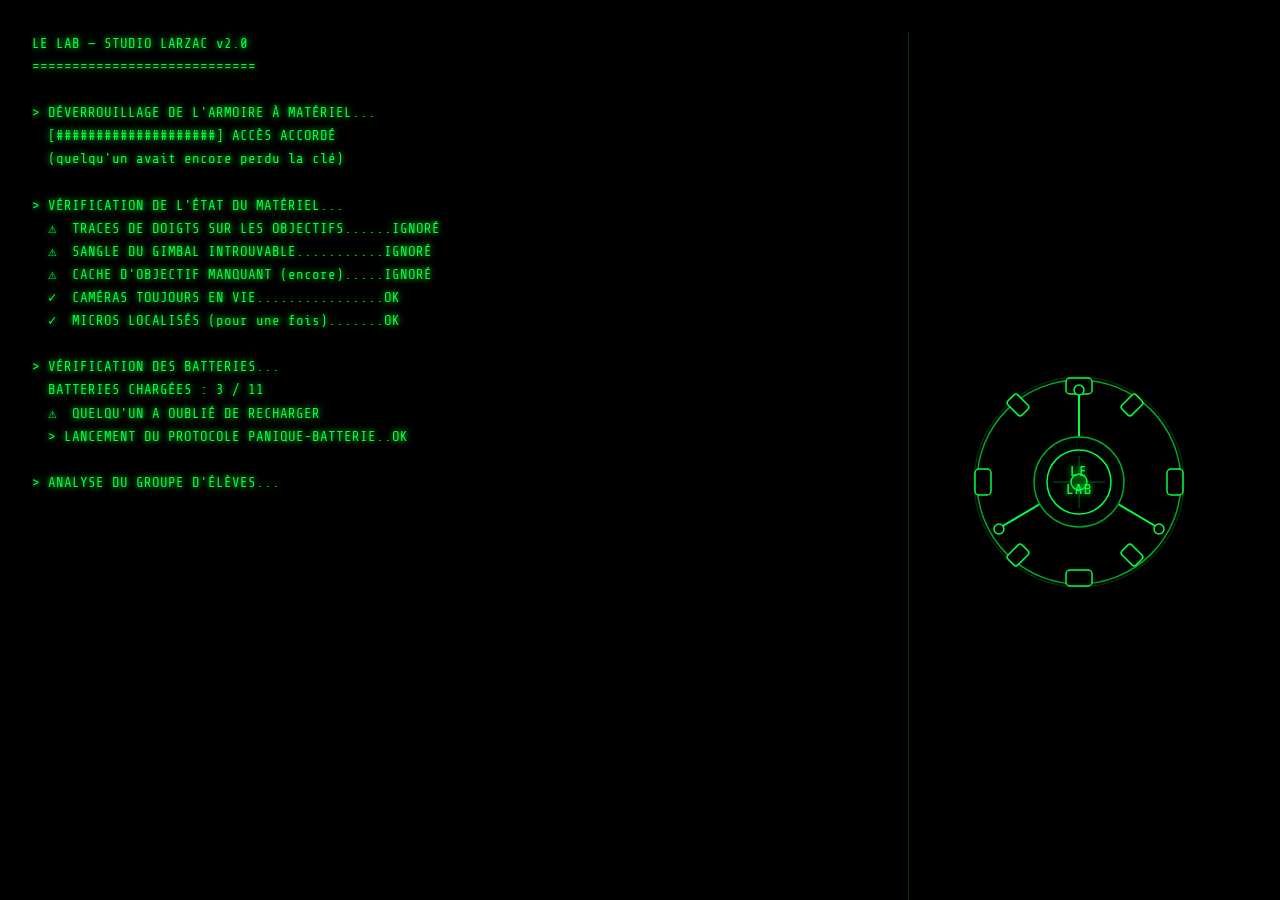
<file: tournage-retro.html>
<!DOCTYPE html>
<html lang="fr">
<head>
<meta charset="UTF-8">
<meta name="viewport" content="width=device-width, initial-scale=1.0">
<title>LE LAB — Studio Larzac</title>
<link href="https://fonts.googleapis.com/css2?family=VT323&family=Share+Tech+Mono&display=swap" rel="stylesheet">
<style>
:root{--g:#00ff41;--gd:#00a828;--gb:#003d10;--bg:#000}
*{margin:0;padding:0;box-sizing:border-box}
html,body{height:100%;overflow:hidden}
body{font-family:'Share Tech Mono',monospace;background:#000;color:var(--g);display:flex;flex-direction:column;height:100vh}
body::before{content:'';position:fixed;inset:0;background:radial-gradient(ellipse at center,transparent 55%,rgba(0,0,0,.75) 100%);pointer-events:none;z-index:900}
body::after{content:'';position:fixed;inset:0;background:repeating-linear-gradient(0deg,transparent,transparent 3px,rgba(0,0,0,.13) 3px,rgba(0,0,0,.13) 4px);pointer-events:none;z-index:901}
@keyframes flicker{0%,100%{opacity:1}92%{opacity:.98}93%{opacity:.93}94%{opacity:.99}97%{opacity:.95}}
#app{animation:flicker 9s infinite}
#boot{position:fixed;inset:0;background:#000;z-index:1000;padding:2rem;font-family:'Share Tech Mono',monospace;font-size:15px;color:var(--g);text-shadow:0 0 6px #00ff41,0 0 14px #00a82855;overflow:hidden;display:flex;gap:2rem;align-items:flex-start}
#boot-left{flex:1;min-width:0;overflow:hidden}
#boot-text{white-space:pre;line-height:1.65;font-size:14px}
#boot-bar{margin-top:14px;color:var(--gd);font-size:13px}
#boot-logo{flex-shrink:0;width:340px;height:100vh;display:flex;align-items:center;justify-content:center;border-left:1px solid #003d10}
@keyframes spin{from{transform:rotate(0deg)}to{transform:rotate(360deg)}}
@keyframes spin-rev{from{transform:rotate(0deg)}to{transform:rotate(-360deg)}}
@keyframes pulse-glow{0%,100%{filter:drop-shadow(0 0 6px #00ff41) drop-shadow(0 0 16px #00a828)}50%{filter:drop-shadow(0 0 14px #00ff41) drop-shadow(0 0 32px #00a828)}}
#reel-wrap{animation:pulse-glow 3s ease-in-out infinite}
#reel-outer{animation:spin 10s linear infinite;transform-origin:110px 110px}
#reel-inner{animation:spin-rev 4s linear infinite;transform-origin:110px 110px}
@keyframes blink{0%,100%{opacity:1}50%{opacity:0}}
.cursor{display:inline-block;width:9px;height:15px;background:var(--g);vertical-align:bottom;animation:blink 1s step-end infinite;box-shadow:0 0 6px #00ff41}
header{font-family:'VT323',monospace;font-size:20px;letter-spacing:3px;padding:7px 20px;border-bottom:1px solid var(--gd);display:flex;align-items:center;justify-content:space-between;flex-shrink:0;text-shadow:0 0 6px #00ff41,0 0 14px #00a82855;background:#000}
.hdr-title{font-size:21px}
.hdr-info{font-size:13px;color:var(--gd);letter-spacing:1px}
.layout{display:flex;flex:1;overflow:hidden;height:calc(100vh - 43px)}
aside{width:230px;flex-shrink:0;border-right:1px solid var(--gd);overflow-y:auto;padding:13px 11px;background:#000}
aside::-webkit-scrollbar{width:4px}aside::-webkit-scrollbar-track{background:#000}aside::-webkit-scrollbar-thumb{background:var(--gd)}
.slabel{font-family:'VT323',monospace;font-size:14px;letter-spacing:2px;color:var(--gd);margin-bottom:4px;margin-top:10px;text-shadow:0 0 4px #00a828}
.slabel:first-child{margin-top:0}
.sl-line{border-top:1px solid var(--gb);margin-bottom:6px}
.fi{display:flex;align-items:center;gap:8px;padding:3px 6px;cursor:pointer;font-size:12px;color:var(--gd);transition:color .1s;user-select:none;-webkit-user-select:none;letter-spacing:.3px}
.fi:hover{color:var(--g);text-shadow:0 0 5px #00ff41}
.fi.on{color:var(--g);text-shadow:0 0 5px #00ff41}
.fbox{font-size:12px;min-width:20px;font-family:'Share Tech Mono',monospace}
main{flex:1;overflow-y:auto;padding:13px 17px;background:#000}
main::-webkit-scrollbar{width:5px}main::-webkit-scrollbar-track{background:#000}main::-webkit-scrollbar-thumb{background:var(--gd)}
.tabs{display:flex;gap:0;margin-bottom:12px;border-bottom:1px solid var(--gd)}
.tab{font-family:'VT323',monospace;font-size:15px;letter-spacing:1.5px;padding:4px 12px;background:#000;border:none;border-bottom:2px solid transparent;color:var(--gd);cursor:pointer;text-transform:uppercase;transition:all .1s}
.tab:hover{color:var(--g)}
.tab.on{color:var(--g);border-bottom:2px solid var(--g);text-shadow:0 0 6px #00ff41;background:var(--gb)}
.pane{display:none}.pane.on{display:block}
.egrid{display:grid;grid-template-columns:repeat(auto-fill,minmax(255px,1fr));gap:10px}
.ecard{border:1px solid var(--gd);padding:10px 12px;background:#000;transition:border-color .2s}
.ecard:hover{border-color:var(--g);box-shadow:0 0 6px rgba(0,255,65,.08)}
.echead{display:flex;justify-content:space-between;align-items:center;margin-bottom:7px;border-bottom:1px solid var(--gb);padding-bottom:5px}
.ecat{font-family:'VT323',monospace;font-size:14px;letter-spacing:2px;color:var(--gd)}
.badge{font-family:'VT323',monospace;font-size:13px;letter-spacing:.5px}
.bp{color:var(--g);text-shadow:0 0 5px #00ff41}.bs{color:#00b4ff}.bo{color:var(--gd)}
.irow{display:flex;gap:6px;align-items:flex-start;padding:5px 0;border-bottom:1px solid #001508}
.irow:last-child{border-bottom:none}
.ibul{color:var(--g);font-size:12px;flex-shrink:0;margin-top:1px}
.iname{font-size:12px;color:var(--g);letter-spacing:.2px}
.inote{font-size:11px;color:var(--gd);margin-top:2px;letter-spacing:.1px;line-height:1.45}
.tip-box{margin-top:7px;border:1px dashed var(--gd);padding:7px 10px;background:#000503}
.tip-box-title{font-family:'VT323',monospace;font-size:13px;letter-spacing:1px;color:var(--gd);margin-bottom:4px}
.tip-box li{font-size:12px;color:var(--gd);margin-left:12px;line-height:1.65;list-style:none;position:relative;padding-left:12px}
.tip-box li::before{content:'> ';color:var(--g);position:absolute;left:0}
.cgrid{display:grid;grid-template-columns:repeat(auto-fill,minmax(278px,1fr));gap:10px}
.ccard{border:1px solid var(--gd);padding:12px;background:#000}
.ccard h3{font-family:'VT323',monospace;font-size:15px;letter-spacing:2px;color:var(--g);text-shadow:0 0 6px #00ff41;margin-bottom:5px;text-transform:uppercase}
.ccard p{font-size:11px;color:var(--gd);line-height:1.65;margin-bottom:7px}
.ccard svg{width:100%;height:auto;display:block}
.clsec{margin-bottom:15px}
.cltitle{font-family:'VT323',monospace;font-size:14px;letter-spacing:2px;color:var(--g);text-shadow:0 0 5px #00ff41;margin-bottom:6px;padding-bottom:4px;border-bottom:1px solid var(--gd)}
.clitem{display:flex;align-items:center;gap:10px;padding:5px 0;border-bottom:1px solid #001508;font-size:12px}
.clitem:last-child{border-bottom:none}
.clitem input{accent-color:var(--g);width:13px;height:13px;cursor:pointer}
.clitem label{cursor:pointer;color:var(--g)}
.clitem.done label{text-decoration:line-through;color:var(--gd)}
.btn{font-family:'VT323',monospace;font-size:15px;letter-spacing:2px;background:#000;color:var(--g);border:1px solid var(--g);padding:5px 17px;cursor:pointer;margin-bottom:13px;text-shadow:0 0 5px #00ff41;text-transform:uppercase}
.btn:hover{background:var(--gb)}
.empty{color:var(--gd);font-size:13px;padding:20px 0;line-height:2;letter-spacing:.4px}
.no-scene{font-size:13px;color:var(--gd);margin-bottom:12px}
/* Inventory overlay */
#inv-overlay{display:none;position:fixed;inset:0;background:#000;z-index:500;flex-direction:column}
.inv-cat{font-family:'VT323',monospace;font-size:13px;letter-spacing:2px;color:var(--gd);padding:8px 14px 4px;border-bottom:1px solid var(--gb)}
.inv-item{padding:5px 14px;font-size:12px;color:var(--gd);cursor:pointer;border-left:2px solid transparent;transition:all .1s}
.inv-item:hover,.inv-item.active{color:var(--g);background:#002d0f;border-left-color:var(--g)}
.g-name{font-family:'VT323',monospace;font-size:22px;letter-spacing:3px;color:var(--g);text-shadow:0 0 8px #00ff41;text-align:center;margin-bottom:6px}
.g-sep{width:100%;max-width:420px;border-top:1px solid var(--gd);margin:8px 0}
.g-specs{width:100%;max-width:420px;margin-bottom:10px}
.spec-row{display:flex;gap:4px;padding:4px 0;border-bottom:1px solid #001508;font-size:12px}
.spec-row:last-child{border-bottom:none}
.spec-k{color:var(--gd);min-width:170px;flex-shrink:0}
.spec-v{color:var(--g)}
.g-usetitle{font-family:'VT323',monospace;font-size:13px;letter-spacing:2px;color:var(--gd);align-self:flex-start;width:100%;max-width:420px;margin-bottom:5px}
.g-uses{width:100%;max-width:420px;list-style:none;padding:0;margin-bottom:8px}
.g-use,.g-with{font-size:12px;padding:3px 0 3px 14px;border-bottom:1px solid #001508;position:relative;list-style:none}
.g-use:last-child,.g-with:last-child{border-bottom:none}
.g-use{color:var(--gd)}.g-use::before{content:'> ';color:var(--g);position:absolute;left:0}
.g-with{color:#006688}.g-with::before{content:'+ ';color:#00b4ff;position:absolute;left:0}
@keyframes isp{from{transform:rotate(0deg)}to{transform:rotate(360deg)}}
/* Conseils */
@media print{body::before,body::after{display:none}aside,.tabs,.btn{display:none!important}#pane-checklist{display:block!important}#pane-materiel,#pane-conseils{display:none!important}body,main{color:#000;background:#fff}.cltitle{color:#000;border-bottom:1px solid #666}}
</style>
</head>
<body>
<div id="boot">
  <div id="boot-left"><div id="boot-text"></div><div id="boot-bar"></div></div>
  <div id="boot-logo">
    <svg id="reel-wrap" width="220" height="220" viewBox="0 0 220 220" xmlns="http://www.w3.org/2000/svg">
      <rect width="220" height="220" fill="#000"/>
      <circle cx="110" cy="110" r="105" fill="#000" stroke="#003d10" stroke-width="1"/>
      <g id="reel-outer">
        <circle cx="110" cy="110" r="102" fill="none" stroke="#00a828" stroke-width="1.5"/>
        <rect x="97" y="6" width="26" height="16" rx="4" fill="#000" stroke="#00ff41" stroke-width="1.5"/>
        <rect x="97" y="198" width="26" height="16" rx="4" fill="#000" stroke="#00ff41" stroke-width="1.5"/>
        <rect x="6" y="97" width="16" height="26" rx="4" fill="#000" stroke="#00ff41" stroke-width="1.5"/>
        <rect x="198" y="97" width="16" height="26" rx="4" fill="#000" stroke="#00ff41" stroke-width="1.5"/>
        <rect x="39" y="26" width="20" height="14" rx="3" fill="#000" stroke="#00ff41" stroke-width="1.5" transform="rotate(45 49 33)"/>
        <rect x="153" y="26" width="20" height="14" rx="3" fill="#000" stroke="#00ff41" stroke-width="1.5" transform="rotate(-45 163 33)"/>
        <rect x="39" y="176" width="20" height="14" rx="3" fill="#000" stroke="#00ff41" stroke-width="1.5" transform="rotate(-45 49 183)"/>
        <rect x="153" y="176" width="20" height="14" rx="3" fill="#000" stroke="#00ff41" stroke-width="1.5" transform="rotate(45 163 183)"/>
        <line x1="110" y1="20" x2="110" y2="65" stroke="#00ff41" stroke-width="2"/>
        <line x1="188" y1="155" x2="149" y2="132" stroke="#00ff41" stroke-width="2"/>
        <line x1="32" y1="155" x2="71" y2="132" stroke="#00ff41" stroke-width="2"/>
        <circle cx="110" cy="18" r="5" fill="#000" stroke="#00ff41" stroke-width="1.5"/>
        <circle cx="190" cy="157" r="5" fill="#000" stroke="#00ff41" stroke-width="1.5"/>
        <circle cx="30" cy="157" r="5" fill="#000" stroke="#00ff41" stroke-width="1.5"/>
        <circle cx="110" cy="110" r="45" fill="#000503" stroke="#00a828" stroke-width="1.5"/>
      </g>
      <g id="reel-inner">
        <circle cx="110" cy="110" r="32" fill="#000" stroke="#00ff41" stroke-width="1.5"/>
        <line x1="110" y1="84" x2="110" y2="136" stroke="#003d10" stroke-width="1.5"/>
        <line x1="84" y1="110" x2="136" y2="110" stroke="#003d10" stroke-width="1.5"/>
        <circle cx="110" cy="110" r="8" fill="#003d10" stroke="#00ff41" stroke-width="1.5"/>
      </g>
      <text x="110" y="104" text-anchor="middle" fill="#00ff41" font-family="VT323,monospace" font-size="18" letter-spacing="2">LE</text>
      <text x="110" y="122" text-anchor="middle" fill="#00ff41" font-family="VT323,monospace" font-size="18" letter-spacing="2">LAB</text>
    </svg>
  </div>
</div>

<div id="app" style="display:none;height:100%;flex-direction:column">
<header>
  <div class="hdr-title">&#9654; LE LAB <span class="cursor"></span></div>
  <div class="hdr-info">STUDIO LARZAC // MATÉRIEL DE TOURNAGE</div>
</header>
<div class="layout">
<aside>
  <div class="slabel">// FICTION — DIALOGUE</div><div class="sl-line"></div>
  <div class="fi" data-g="scene" data-v="dialogue" onclick="toggle(this)"><span class="fbox">[ ]</span>Dialogue / Champ-CC</div>
  <div class="fi" data-g="scene" data-v="monologue" onclick="toggle(this)"><span class="fbox">[ ]</span>Monologue</div>
  <div class="fi" data-g="scene" data-v="portrait" onclick="toggle(this)"><span class="fbox">[ ]</span>Portrait / Gros plan</div>
  <div class="slabel">// FICTION — ACTION</div><div class="sl-line"></div>
  <div class="fi" data-g="scene" data-v="course" onclick="toggle(this)"><span class="fbox">[ ]</span>Course / Poursuite</div>
  <div class="fi" data-g="scene" data-v="bagarre" onclick="toggle(this)"><span class="fbox">[ ]</span>Bagarre / Combat</div>
  <div class="fi" data-g="scene" data-v="chute" onclick="toggle(this)"><span class="fbox">[ ]</span>Chute / Cascade</div>
  <div class="fi" data-g="scene" data-v="foule" onclick="toggle(this)"><span class="fbox">[ ]</span>Scène de foule</div>
  <div class="fi" data-g="scene" data-v="vehicule" onclick="toggle(this)"><span class="fbox">[ ]</span>Scène en véhicule</div>
  <div class="slabel">// FICTION — TECHNIQUE</div><div class="sl-line"></div>
  <div class="fi" data-g="scene" data-v="planseq" onclick="toggle(this)"><span class="fbox">[ ]</span>Plan séquence</div>
  <div class="fi" data-g="scene" data-v="ambiance" onclick="toggle(this)"><span class="fbox">[ ]</span>Plan ambiance / Décor</div>
  <div class="fi" data-g="scene" data-v="nuit" onclick="toggle(this)"><span class="fbox">[ ]</span>Scène de nuit</div>
  <div class="fi" data-g="scene" data-v="contrejour" onclick="toggle(this)"><span class="fbox">[ ]</span>Contre-jour / Silhouette</div>
  <div class="fi" data-g="scene" data-v="insert" onclick="toggle(this)"><span class="fbox">[ ]</span>Plan insert / Détail</div>
  <div class="slabel">// REPORTAGE</div><div class="sl-line"></div>
  <div class="fi" data-g="scene" data-v="interview" onclick="toggle(this)"><span class="fbox">[ ]</span>Interview / Témoignage</div>
  <div class="fi" data-g="scene" data-v="docu" onclick="toggle(this)"><span class="fbox">[ ]</span>Documentaire terrain</div>
  <div class="fi" data-g="scene" data-v="event" onclick="toggle(this)"><span class="fbox">[ ]</span>Événementiel</div>
  <div class="fi" data-g="scene" data-v="vlog" onclick="toggle(this)"><span class="fbox">[ ]</span>Vlog / Making-of</div>
  <div class="slabel">// LIEU</div><div class="sl-line"></div>
  <div class="fi" data-g="lieu" data-v="studio" onclick="toggle(this)"><span class="fbox">[ ]</span>Intérieur studio</div>
  <div class="fi" data-g="lieu" data-v="int" onclick="toggle(this)"><span class="fbox">[ ]</span>Intérieur naturel</div>
  <div class="fi" data-g="lieu" data-v="extjour" onclick="toggle(this)"><span class="fbox">[ ]</span>Extérieur jour</div>
  <div class="fi" data-g="lieu" data-v="extnuit" onclick="toggle(this)"><span class="fbox">[ ]</span>Extérieur nuit</div>
  <div class="fi" data-g="lieu" data-v="mobile" onclick="toggle(this)"><span class="fbox">[ ]</span>En mouvement</div>
  <div class="slabel">// CONDITIONS</div><div class="sl-line"></div>
  <div class="fi" data-g="cond" data-v="lowlight" onclick="toggle(this)"><span class="fbox">[ ]</span>Faible luminosité</div>
  <div class="fi" data-g="cond" data-v="mobilite" onclick="toggle(this)"><span class="fbox">[ ]</span>Besoin de mobilité</div>
  <div class="fi" data-g="cond" data-v="aerial" onclick="toggle(this)"><span class="fbox">[ ]</span>Plan aérien souhaité</div>
  <div class="fi" data-g="cond" data-v="multicam" onclick="toggle(this)"><span class="fbox">[ ]</span>Multi-caméras</div>
</aside>
<main>
  <div class="tabs">
    <button class="tab on" onclick="showTab('materiel',this)">[ MATÉRIEL ]</button>
    <button class="tab" onclick="showTab('conseils',this)">[ CONSEILS ]</button>
    <button class="tab" onclick="showTab('checklist',this)">[ CHECK-LIST ]</button>
    <button class="tab" id="tab-inv" onclick="openInv(this)">[ INVENTAIRE ]</button>
  </div>
  <div id="pane-materiel" class="pane on">
    <div id="equip-out" class="egrid">
      <div class="empty">&gt; SYSTÈME PRÊT.<br>&gt; SÉLECTIONNEZ UN TYPE DE SCÈNE<br>&gt; POUR CHARGER LES RECOMMANDATIONS...<span class="cursor"></span></div>
    </div>
  </div>
  <div id="pane-conseils" class="pane"><div class="cgrid" id="conseils-grid"></div></div>
  <div id="pane-checklist" class="pane">
    <div class="no-scene" id="cl-notice">&gt; SÉLECTIONNEZ UN TYPE DE SCÈNE POUR GÉNÉRER LA CHECK-LIST.</div>
    <button class="btn" onclick="window.print()">[ IMPRIMER ]</button>
    <div id="cl-out"></div>
  </div>
</main>
</div>
</div>

<!-- INVENTORY OVERLAY -->
<div id="inv-overlay">
  <div style="display:flex;align-items:center;justify-content:space-between;padding:8px 20px;border-bottom:1px solid #00a828;flex-shrink:0;background:#000">
    <span style="font-family:VT323,monospace;font-size:20px;letter-spacing:3px;color:#00ff41;text-shadow:0 0 6px #00ff41">// INVENTAIRE MATÉRIEL</span>
    <button onclick="closeInv()" style="font-family:VT323,monospace;font-size:16px;background:#000;color:#00ff41;border:1px solid #00a828;padding:3px 14px;cursor:pointer;letter-spacing:2px">[ FERMER ]</button>
  </div>
  <div style="display:flex;flex:1;overflow:hidden">
    <div id="inv-list" style="width:250px;flex-shrink:0;border-right:1px solid #00a828;overflow-y:auto;padding:10px 0;background:#000">
<div class="inv-cat">// CAMÉRAS</div><div class="inv-item" onclick="showGear(0)">Panasonic GH4 <span style="color:#00a828;font-size:11px">×3</span></div><div class="inv-item" onclick="showGear(1)">Blackmagic Cinema 2.5K <span style="color:#00a828;font-size:11px">×1</span></div><div class="inv-item" onclick="showGear(2)">Osmo Pocket 3 <span style="color:#00a828;font-size:11px">×1</span></div><div class="inv-item" onclick="showGear(3)">DJI Mini 2 <span style="color:#00a828;font-size:11px">×1</span></div><div class="inv-cat">// OBJECTIFS</div><div class="inv-item" onclick="showGear(4)">Lumix 14-42mm f/3.5 OIS <span style="color:#00a828;font-size:11px">×1</span></div><div class="inv-item" onclick="showGear(5)">Lumix G 25mm f/1.7 <span style="color:#00a828;font-size:11px">×1</span></div><div class="inv-item" onclick="showGear(6)">Samyang 16mm f/2 <span style="color:#00a828;font-size:11px">×1</span></div><div class="inv-item" onclick="showGear(7)">Sigma 70mm f/2.8 DG Macro <span style="color:#00a828;font-size:11px">×1</span></div><div class="inv-item" onclick="showGear(8)">Samyang 85mm f/1.4 <span style="color:#00a828;font-size:11px">×1</span></div><div class="inv-item" onclick="showGear(9)">Canon 50mm f/1.8 STM <span style="color:#00a828;font-size:11px">×1</span></div><div class="inv-cat">// SON</div><div class="inv-item" onclick="showGear(10)">Rode VideoMic <span style="color:#00a828;font-size:11px">×1</span></div><div class="inv-item" onclick="showGear(11)">Rode VideoMic Pro <span style="color:#00a828;font-size:11px">×1</span></div><div class="inv-item" onclick="showGear(12)">Sennheiser MKE 440 <span style="color:#00a828;font-size:11px">×1</span></div><div class="inv-item" onclick="showGear(13)">DJI Mic 2 <span style="color:#00a828;font-size:11px">×1</span></div><div class="inv-item" onclick="showGear(14)">DJI Mic Mini <span style="color:#00a828;font-size:11px">×1</span></div><div class="inv-item" onclick="showGear(15)">Rode Wireless Go 2 <span style="color:#00a828;font-size:11px">×1</span></div><div class="inv-item" onclick="showGear(16)">Rode NTG 2 <span style="color:#00a828;font-size:11px">×1</span></div><div class="inv-item" onclick="showGear(17)">Zoom H4n Pro <span style="color:#00a828;font-size:11px">×2</span></div><div class="inv-item" onclick="showGear(18)">Perche Boompole + suspension <span style="color:#00a828;font-size:11px">×1</span></div><div class="inv-cat">// LUMIÈRE</div><div class="inv-item" onclick="showGear(19)">Panneau LED bicolore <span style="color:#00a828;font-size:11px">×1</span></div><div class="inv-item" onclick="showGear(20)">Réflecteur 5 faces 105cm <span style="color:#00a828;font-size:11px">×1</span></div><div class="inv-cat">// STABILISATION</div><div class="inv-item" onclick="showGear(21)">Ronin M <span style="color:#00a828;font-size:11px">×1</span></div><div class="inv-item" onclick="showGear(22)">Support caméra main <span style="color:#00a828;font-size:11px">×1</span></div><div class="inv-item" onclick="showGear(23)">Cage GH4 + poignée supérieure <span style="color:#00a828;font-size:11px">×1</span></div><div class="inv-item" onclick="showGear(24)">Trépied vidéo <span style="color:#00a828;font-size:11px">×1</span></div>
    </div>
    <div id="inv-detail" style="flex:1;overflow-y:auto;padding:20px 24px;display:flex;flex-direction:column;align-items:center;background:#000">
      <div style="color:#00a828;font-size:13px;text-align:center;margin-top:60px;line-height:2.2">&gt; SÉLECTIONNEZ UN ÉQUIPEMENT<br>&gt; DANS LA LISTE À GAUCHE<span class="cursor"></span></div>
    </div>
  </div>
</div>

<script>
const DATA={"dialogue": {"label": "DIALOGUE / CHAMP-CONTRE-CHAMP", "cameras": [{"name": "Panasonic GH4 (x2 ou x3)", "p": "primary", "note": "Multicam — champ et contre-champ simultanés, règle des 180°"}, {"name": "Blackmagic Cinema 2.5K", "p": "secondary", "note": "Caméra principale sur le plan le plus important"}], "lenses": [{"name": "Samyang 85mm f/1.4", "p": "primary", "note": "Gros plan visage — bokeh profond, isole le personnage"}, {"name": "Canon 50mm f/1.8", "p": "primary", "note": "Plan poitrine — focale naturelle pour le dialogue"}, {"name": "Lumix G 25mm f/1.7", "p": "secondary", "note": "Plan américain ou plan large de situation"}], "sound": [{"name": "Rode NTG 2 + Boompole", "p": "primary", "note": "Micro canon sur perche — son dialogue hors champ"}, {"name": "Zoom H4n Pro", "p": "primary", "note": "Enregistreur XLR indépendant avec le NTG 2"}, {"name": "Rode Wireless Go 2", "p": "optional", "note": "Lavalier backup si perche impossible dans le décor"}], "light": [{"name": "Panneau LED bicolore", "p": "primary", "note": "Triangle 3 points — key, fill (réflecteur), back"}, {"name": "Réflecteur 5 faces", "p": "secondary", "note": "Fill light doux pour atténuer les ombres du visage"}], "stab": [{"name": "Trépied vidéo", "p": "primary", "note": "Indispensable — stabilité absolue pour chaque axe de dialogue"}], "acc": [{"name": "Cage GH4 + poignée", "p": "secondary", "note": "Si plan à épaule nécessaire pour une des caméras"}], "tips": ["RÈGLE 180° : toutes les caméras du même côté de axe de regard", "Aligner balance des blancs sur toutes les caméras avant de tourner", "Raccord de regard : personnage A regarde à droite, B à gauche", "Enregistrer 30 sec de room tone — essentiel pour le montage son"]}, "monologue": {"label": "MONOLOGUE", "cameras": [{"name": "Panasonic GH4", "p": "primary", "note": "Plan fixe stable — laisser acteur exister dans le cadre"}, {"name": "Panasonic GH4 (2ème)", "p": "secondary", "note": "Second angle — gros plan sur le visage simultané"}], "lenses": [{"name": "Samyang 85mm f/1.4", "p": "primary", "note": "Gros plan expressif — bokeh efface décor, isole personnage"}, {"name": "Lumix G 25mm f/1.7", "p": "secondary", "note": "Plan pied ou américain — montrer personnage dans son espace"}, {"name": "Canon 50mm f/1.8", "p": "optional", "note": "Plan poitrine naturel — regard direct presque caméra"}], "sound": [{"name": "Rode NTG 2 + Boompole", "p": "primary", "note": "Perche au-dessus — son propre, présence de la voix"}, {"name": "DJI Mic 2", "p": "secondary", "note": "Lavalier backup — si décor empêche la perche"}], "light": [{"name": "Panneau LED bicolore", "p": "primary", "note": "Lumière dramatique — key light rasante pour modelage du visage"}, {"name": "Réflecteur 5 faces", "p": "secondary", "note": "Atténue ou crée des ombres selon intensité dramatique"}], "stab": [{"name": "Trépied vidéo", "p": "primary", "note": "Plan fixe — laisser acteur occuper espace librement"}], "acc": [], "tips": ["Laisser des silences dans le cadre — ne pas couper trop vite", "Le regard de acteur définit axe — ne pas changer axe en milieu", "Gros plan sur les yeux au moment clé — préparer ce cut avant", "Plusieurs angles, pas plusieurs prises de son différentes"]}, "portrait": {"label": "PORTRAIT / GROS PLAN", "cameras": [{"name": "Panasonic GH4", "p": "primary", "note": "Sur trépied, cadre précis, profondeur de champ contrôlée"}], "lenses": [{"name": "Samyang 85mm f/1.4", "p": "primary", "note": "LE portrait — bokeh profond, compression flatteuse du visage"}, {"name": "Canon 50mm f/1.8", "p": "secondary", "note": "Portrait plus naturel, moins de compression"}, {"name": "Lumix G 25mm f/1.7", "p": "optional", "note": "Gros plan légèrement distordu — effet expressif voulu"}], "sound": [{"name": "Rode NTG 2 + Boompole", "p": "primary", "note": "Son directionnel propre, perche au-dessus hors champ"}, {"name": "DJI Mic 2", "p": "secondary", "note": "Si personnage parle — lavalier discret sous les vêtements"}], "light": [{"name": "Panneau LED bicolore", "p": "primary", "note": "Key light à 45° — éclairage Rembrandt ou papillon"}, {"name": "Réflecteur 5 faces", "p": "secondary", "note": "Fill light doux — face blanche ou dorée selon ambiance"}], "stab": [{"name": "Trépied vidéo", "p": "primary", "note": "MAP manuelle sur Samyang 85mm — trépied obligatoire"}], "acc": [], "tips": ["Avec le 85mm : éloigner du sujet pour éviter distorsion des traits", "Mise au point sur oeil le plus proche de la caméra", "f/1.4 = profondeur très faible — MAP très précise", "Reculer + longue focale = portrait plus flatteur"]}, "course": {"label": "COURSE / POURSUITE", "cameras": [{"name": "Osmo Pocket 3", "p": "primary", "note": "Stabilisation native — suit personnage en course sans à-coups"}, {"name": "Panasonic GH4 + Ronin M", "p": "primary", "note": "Qualité image + fluidité gimbal pour travellings de course"}, {"name": "DJI Mini 2", "p": "secondary", "note": "Vue aérienne — révèle espace et tension de la poursuite"}], "lenses": [{"name": "Lumix 14-42mm f/3.5 OIS", "p": "primary", "note": "Double stab OIS + Ronin — angle large pour capturer vitesse"}, {"name": "Samyang 16mm f/2", "p": "secondary", "note": "Grand angle — sensation de vitesse amplifiée, champ large"}], "sound": [{"name": "Zoom H4n Pro", "p": "primary", "note": "Enregistrement autonome — cadreur court, son indépendant"}, {"name": "Rode Wireless Go 2", "p": "secondary", "note": "Sur le comédien — respiration et son corps en direct"}], "light": [{"name": "Réflecteur 5 faces", "p": "optional", "note": "Extérieur jour si contre-jour sur visage du coureur"}], "stab": [{"name": "Ronin M", "p": "primary", "note": "Travelling parallèle ou face-à-face fluide"}, {"name": "Support caméra main", "p": "secondary", "note": "Style épaule — énergie brute, cadreur court derrière"}], "acc": [], "tips": ["Filmer à 50fps ou 60fps — ralentis expressifs pour moments clés", "Multiplier les angles sur chaque prise — la course ne se refait pas", "Plan large pour établir espace, gros plan pour effort", "Cadreur devant > cadreur derrière : le visage est plus expressif"]}, "bagarre": {"label": "BAGARRE / COMBAT", "cameras": [{"name": "Panasonic GH4 (x2)", "p": "primary", "note": "Multicam : angle large + angle serré simultanément"}, {"name": "Osmo Pocket 3", "p": "secondary", "note": "Angle très serré ou caméra portée dans la mêlée"}], "lenses": [{"name": "Samyang 16mm f/2", "p": "primary", "note": "Grand angle — amplifie mouvements, sensation immersion"}, {"name": "Lumix G 25mm f/1.7", "p": "secondary", "note": "Plan poitrine — lire le visage pendant effort"}, {"name": "Sigma 70mm f/2.8", "p": "optional", "note": "Depuis distance sécurisée — compression des impacts"}], "sound": [{"name": "Zoom H4n Pro", "p": "primary", "note": "Sons impacts et ambiance — bruits de combat se font en post"}, {"name": "Sennheiser MKE 440", "p": "secondary", "note": "Stéréo — ambiance spatiale de la bagarre"}], "light": [{"name": "Panneau LED bicolore", "p": "secondary", "note": "Intérieur — key light dure (sans diffuseur) pour effet brutal"}, {"name": "Réflecteur 5 faces", "p": "optional", "note": "Extérieur — déboucher les visages"}], "stab": [{"name": "Support caméra main", "p": "primary", "note": "Épaule — énergie et chaos visuel contrôlé, immersion"}, {"name": "Ronin M", "p": "secondary", "note": "Si bagarre chorégraphiée avec mouvements précis"}], "acc": [], "tips": ["SÉCURITÉ : chorégraphier chaque coup, répéter au ralenti avant", "Filmer à 50fps — tous les impacts utilisables en slow-motion", "Sons de combat se postsynchronisent en montage son", "Rester hors zone de danger — angle large depuis sécurité"]}, "chute": {"label": "CHUTE / CASCADE", "cameras": [{"name": "Panasonic GH4 (x2 ou x3)", "p": "primary", "note": "Multicam obligatoire — la chute ne se refait pas souvent"}, {"name": "Osmo Pocket 3", "p": "secondary", "note": "Angle au sol ou très serré — point de vue inattendu"}], "lenses": [{"name": "Samyang 16mm f/2", "p": "primary", "note": "Grand angle — amplifier hauteur et vitesse de chute"}, {"name": "Lumix G 25mm f/1.7", "p": "secondary", "note": "Plan poitrine avant la chute — lire peur ou surprise"}, {"name": "Sigma 70mm f/2.8", "p": "optional", "note": "Angle éloigné sécurisé — capturer la chute en entier"}], "sound": [{"name": "Zoom H4n Pro", "p": "primary", "note": "Son de impact — enregistrer séparément pour le montage"}, {"name": "Sennheiser MKE 440", "p": "secondary", "note": "Ambiance sonore globale — espace et réverb naturels"}], "light": [{"name": "Réflecteur 5 faces", "p": "optional", "note": "Extérieur — déboucher le visage avant la chute"}], "stab": [{"name": "Trépied vidéo", "p": "primary", "note": "Plan large fixe — capturer toute la trajectoire de la chute"}], "acc": [], "tips": ["SÉCURITÉ AVANT TOUT : tapis de chute, coordinateur cascade si besoin", "50fps ou 60fps obligatoire — le ralenti révèle tout", "Filmer aussi avant et après — suspense et réaction valent autant", "Prévoir plusieurs prises de chaque angle si possible"]}, "foule": {"label": "SCÈNE DE FOULE", "cameras": [{"name": "Panasonic GH4 (x2 ou x3)", "p": "primary", "note": "Angles différents simultanément — impossible de recommencer"}, {"name": "DJI Mini 2", "p": "secondary", "note": "Vue aérienne — révèle ampleur de la foule"}, {"name": "Osmo Pocket 3", "p": "optional", "note": "Caméra immergée dans la foule — point de vue intérieur"}], "lenses": [{"name": "Samyang 16mm f/2", "p": "primary", "note": "Grand angle — montrer la masse humaine"}, {"name": "Sigma 70mm f/2.8", "p": "secondary", "note": "Isoler un visage dans la foule — compression crée densité"}, {"name": "Lumix 14-42mm f/3.5 OIS", "p": "optional", "note": "Zoom — réagir aux moments imprévisibles en temps réel"}], "sound": [{"name": "Sennheiser MKE 440", "p": "primary", "note": "Stéréo — capturer le son de la foule dans son espace"}, {"name": "Zoom H4n Pro", "p": "primary", "note": "Enregistrement indépendant — la foule a son propre son"}, {"name": "Rode NTG 2 + Boompole", "p": "secondary", "note": "Directionnel — isoler voix ou dialogues dans la masse"}], "light": [{"name": "Réflecteur 5 faces", "p": "secondary", "note": "Extérieur — déboucher visages des acteurs principaux"}, {"name": "Panneau LED bicolore", "p": "optional", "note": "Appoint intérieur sur les acteurs principaux"}], "stab": [{"name": "Ronin M", "p": "primary", "note": "Travelling dans la foule — fluide et professionnel"}, {"name": "Support caméra main", "p": "secondary", "note": "Immersion documentaire dans la masse des figurants"}], "acc": [], "tips": ["Briefer tous les figurants avant la prise — jamais de surprise", "Tourner angles larges en premier quand tout le monde est en place", "Filmer aussi les réactions dans la foule — or pour le montage", "Le son de foule = un personnage à part — soigner enregistrement stéréo"]}, "vehicule": {"label": "SCÈNE EN VÉHICULE", "cameras": [{"name": "Osmo Pocket 3", "p": "primary", "note": "Stabilisation intégrée — idéal pour intérieur véhicule en mouvement"}, {"name": "Panasonic GH4", "p": "secondary", "note": "Fixé via rig sur le véhicule pour plans extérieur"}, {"name": "DJI Mini 2", "p": "optional", "note": "Suivre le véhicule depuis les airs — plan cinéma classique"}], "lenses": [{"name": "Lumix G 25mm f/1.7", "p": "primary", "note": "Intérieur — embrasse les deux personnages dans habitacle"}, {"name": "Samyang 16mm f/2", "p": "secondary", "note": "Grand angle — montrer défilement du paysage par les vitres"}, {"name": "Samyang 85mm f/1.4", "p": "optional", "note": "Extérieur — plan serré visage depuis une autre voiture"}], "sound": [{"name": "DJI Mic 2", "p": "primary", "note": "Lavalier sur acteurs — son dialogue propre malgré bruit moteur"}, {"name": "Rode Wireless Go 2", "p": "primary", "note": "Dialogue sans câble dans habitacle — liberté de mouvement"}, {"name": "Zoom H4n Pro", "p": "secondary", "note": "Son ambiance moteur et route — utile pour montage son"}], "light": [{"name": "Panneau LED bicolore", "p": "optional", "note": "Si tournage studio fond vert — simuler défilement extérieur"}, {"name": "Réflecteur 5 faces", "p": "optional", "note": "Déboucher visages si contre-jour par les vitres"}], "stab": [{"name": "Osmo Pocket 3", "p": "primary", "note": "Stabilisation native parfaite pour intérieur du véhicule"}], "acc": [], "tips": ["Le bruit moteur masque tout — dialogue peut se refaire en postsync", "Vitres légèrement ouvertes = moins de reflets sur objectif", "Alterner regard par fenêtre et dialogue pour le rythme", "DJI Mini 2 pour plan aérien suivant véhicule — plan cinéma iconique"]}, "planseq": {"label": "PLAN SÉQUENCE", "cameras": [{"name": "Panasonic GH4 + Ronin M", "p": "primary", "note": "Image qualitative + fluidité gimbal pro sur tout le plan"}, {"name": "Osmo Pocket 3", "p": "secondary", "note": "Plan séquence serré et discret — stabilisation intégrée"}], "lenses": [{"name": "Lumix 14-42mm f/3.5 OIS", "p": "primary", "note": "Zoom pendant plan séquence + OIS = double stabilisation"}, {"name": "Samyang 16mm f/2", "p": "secondary", "note": "Grand angle — masque les micro-tremblements résiduels"}, {"name": "Lumix G 25mm f/1.7", "p": "optional", "note": "Plan séquence intimiste, rapport naturel à espace"}], "sound": [{"name": "Rode NTG 2 + Boompole", "p": "primary", "note": "Perchiste qui suit le mouvement — coordination clé"}, {"name": "Rode Wireless Go 2", "p": "secondary", "note": "Si dialogue pendant plan séquence — lavalier sans fil"}], "light": [{"name": "Réflecteur 5 faces", "p": "secondary", "note": "Lumière naturelle — suit le mouvement si besoin"}, {"name": "Panneau LED bicolore", "p": "optional", "note": "Appoint discret — mobile sur pied roulant"}], "stab": [{"name": "Ronin M", "p": "primary", "note": "Indispensable — fluidité professionnelle sur tout le plan"}, {"name": "Support caméra main", "p": "secondary", "note": "Style épaule pour plan séquence handheld tendu"}], "acc": [{"name": "Cage GH4 + poignée", "p": "secondary", "note": "Meilleure prise en main si plan séquence handheld sans Ronin"}], "tips": ["Répéter le plan 10 fois minimum avant la prise définitive", "Marquer au sol les positions clés du cadreur et des acteurs", "Coordination cadreur/perchiste chorégraphiée au millimètre", "En plan séquence : le montage est dans le mouvement"]}, "ambiance": {"label": "PLAN AMBIANCE / DÉCOR", "cameras": [{"name": "Panasonic GH4", "p": "primary", "note": "Sur trépied ou dolly — cadre soigné, lumière travaillée"}, {"name": "DJI Mini 2", "p": "secondary", "note": "Plan aérien de situation — révéler le décor depuis les airs"}], "lenses": [{"name": "Samyang 16mm f/2", "p": "primary", "note": "Grand angle — embrasse espace, lignes fuyantes"}, {"name": "Lumix 14-42mm f/3.5 OIS", "p": "secondary", "note": "Polyvalent — cadrer la partie la plus intéressante du décor"}, {"name": "Sigma 70mm f/2.8", "p": "optional", "note": "Détail du décor en compression — isole un élément narratif"}], "sound": [{"name": "Sennheiser MKE 440", "p": "primary", "note": "Stéréo naturel — captation de ambiance sonore du lieu"}, {"name": "Zoom H4n Pro", "p": "primary", "note": "Enregistrement autonome des ambiances — room tone"}], "light": [{"name": "Réflecteur 5 faces", "p": "secondary", "note": "Extérieur — orienter lumière naturelle sur un détail"}, {"name": "Panneau LED bicolore", "p": "optional", "note": "Intérieur — lumière ambiance chaude ou froide"}], "stab": [{"name": "Trépied vidéo", "p": "primary", "note": "Plan fixe soigné — composition et exposition précises"}, {"name": "Ronin M", "p": "secondary", "note": "Si lent travelling sur le décor souhaité"}], "acc": [], "tips": ["Chercher lignes directrices du décor : fuites, diagonales, symétries", "Lumière rasante (golden hour) magnifie les décors extérieurs", "Un plan ambiance = un plan de respiration pour le spectateur", "Enregistrer 1 à 2 min de son ambiance — le room tone est une ressource"]}, "nuit": {"label": "SCÈNE DE NUIT", "cameras": [{"name": "Blackmagic Cinema 2.5K", "p": "primary", "note": "RAW + 13 stops dynamique — récupère ombres et hautes lumières"}, {"name": "Panasonic GH4", "p": "secondary", "note": "Pousser ISO à 3200–6400 avec objectif très lumineux"}], "lenses": [{"name": "Samyang 85mm f/1.4", "p": "primary", "note": "f/1.4 = maximum lumière capturée — bokeh des lumières de nuit"}, {"name": "Lumix G 25mm f/1.7", "p": "primary", "note": "f/1.7 — grand angle lumineux pour embrasser décor nocturne"}, {"name": "Canon 50mm f/1.8", "p": "secondary", "note": "f/1.8 — focale naturelle très lumineuse pour dialogues de nuit"}], "sound": [{"name": "Rode NTG 2 + Boompole", "p": "primary", "note": "La nuit = ambiance sonore riche — NTG 2 capte avec précision"}, {"name": "Zoom H4n Pro", "p": "primary", "note": "Backup son — la nuit, avoir un backup est crucial"}], "light": [{"name": "Panneau LED bicolore", "p": "primary", "note": "Source principale — régler en tungstène 3200K pour chaleur"}, {"name": "Réflecteur 5 faces", "p": "secondary", "note": "Face argent pour étaler lumière douce dans les ombres"}], "stab": [{"name": "Trépied vidéo", "p": "primary", "note": "Vitesse obturation lente la nuit — trépied obligatoire"}, {"name": "Ronin M", "p": "secondary", "note": "Si déplacement nécessaire — évite le flou de bougé"}], "acc": [], "tips": ["Règle expo nuit : monter ISO max sur objectif f/1.4 avant ajouter lumière", "Vitesse obturation = 2x fréquence image (50fps = 1/100e)", "Le bruit numérique haut ISO Blackmagic est plus gérable en RAW", "Les lumières de la ville sont des sources utilisables — ne pas sous-exposer"]}, "contrejour": {"label": "CONTRE-JOUR / SILHOUETTE", "cameras": [{"name": "Blackmagic Cinema 2.5K", "p": "primary", "note": "13 stops dynamique — récupérer à la fois ciel et visage"}, {"name": "Panasonic GH4", "p": "secondary", "note": "Exposer sur fond lumineux — silhouette noire du sujet"}], "lenses": [{"name": "Samyang 85mm f/1.4", "p": "primary", "note": "Compression + bokeh du fond lumineux — très cinématographique"}, {"name": "Samyang 16mm f/2", "p": "secondary", "note": "Grand angle contre-jour — flare expressif et immersif"}, {"name": "Lumix G 25mm f/1.7", "p": "optional", "note": "Plan moyen contre-jour — équilibre sujet et fond lumineux"}], "sound": [{"name": "Rode NTG 2 + Boompole", "p": "primary", "note": "Le contre-jour ne change rien au placement de la perche"}, {"name": "DJI Mic 2", "p": "secondary", "note": "Si personnage en mouvement dans la lumière"}], "light": [{"name": "Réflecteur 5 faces", "p": "primary", "note": "Devant le sujet — débouche les ombres du visage"}, {"name": "Panneau LED bicolore", "p": "secondary", "note": "Fill light face au sujet — équilibrer contre-jour et visage"}], "stab": [{"name": "Trépied vidéo", "p": "primary", "note": "Plan fixe soigné — la composition contre-jour demande précision"}], "acc": [], "tips": ["Silhouette pure : exposer sur fond, ne rien déboucher sur sujet", "Demi-silhouette : réflecteur pour garder détail du visage", "Les flares du soleil (16mm) sont utilisables comme effet artistique", "Golden hour = lumière rasante idéale pour le contre-jour cinéma"]}, "insert": {"label": "PLAN INSERT / DÉTAIL", "cameras": [{"name": "Panasonic GH4", "p": "primary", "note": "Précision du cadrage sur un objet ou détail narratif"}, {"name": "Blackmagic Cinema 2.5K", "p": "secondary", "note": "Qualité maximale pour plan qui doit frapper — détail en RAW"}], "lenses": [{"name": "Sigma 70mm f/2.8", "p": "primary", "note": "Macro 1:1 — aller très près, mise au point extrême"}, {"name": "Samyang 85mm f/1.4", "p": "secondary", "note": "f/1.4 — isoler un objet, bokeh total autour"}, {"name": "Canon 50mm f/1.8", "p": "optional", "note": "Plan de détail à mi-distance — textures et matières"}], "sound": [{"name": "Sennheiser MKE 440", "p": "optional", "note": "Son ambiance de la scène — plan insert sans son propre"}, {"name": "Zoom H4n Pro", "p": "optional", "note": "Enregistrer sons spécifiques de objet si nécessaire"}], "light": [{"name": "Panneau LED bicolore", "p": "primary", "note": "Lumière rasante sur objet — révèle textures et reliefs"}, {"name": "Réflecteur 5 faces", "p": "secondary", "note": "Atténuer ombres trop dures sur le détail filmé"}], "stab": [{"name": "Trépied vidéo", "p": "primary", "note": "MAP très proche = moindre mouvement amplifié — trépied obligatoire"}], "acc": [], "tips": ["Le plan insert doit raconter quelque chose — choisir détail narratif crucial", "En macro Sigma 70mm : moindre vibration détruit MAP — trépied obligatoire", "Lumière rasante à 90° du sujet révèle textures invisibles en lumière frontale", "Un bon plan insert remplace un paragraphe de dialogue — penser montage"]}, "interview": {"label": "INTERVIEW / TÉMOIGNAGE", "cameras": [{"name": "Panasonic GH4", "p": "primary", "note": "Sur trépied, angle principal stable"}, {"name": "Panasonic GH4 (2ème)", "p": "secondary", "note": "Second angle ou plan large de situation"}], "lenses": [{"name": "Samyang 85mm f/1.4", "p": "primary", "note": "Portrait cinématographique — bokeh profond, visage flatteur"}, {"name": "Lumix G 25mm f/1.7", "p": "secondary", "note": "Plan large — montrer contexte et environnement du sujet"}, {"name": "Canon 50mm f/1.8", "p": "optional", "note": "Alternative naturelle au 85mm"}], "sound": [{"name": "DJI Mic 2", "p": "primary", "note": "Lavalier sans fil — qualité broadcast, set-up rapide et discret"}, {"name": "Rode Wireless Go 2", "p": "primary", "note": "Alternative sans fil — double backup interne 24-bit"}, {"name": "Zoom H4n Pro", "p": "secondary", "note": "Enregistrement indépendant haute qualité en backup"}], "light": [{"name": "Panneau LED bicolore", "p": "primary", "note": "Key light à 45° devant + back light séparateur de fond"}, {"name": "Réflecteur 5 faces", "p": "secondary", "note": "Fill light doux pour adoucir ombres du visage"}], "stab": [{"name": "Trépied vidéo", "p": "primary", "note": "Indispensable — aucune interview sans trépied stable"}], "acc": [], "tips": ["Placer sujet sur un tiers du cadre — jamais centré", "Laisser espace dans direction du regard (lead room)", "85mm à bonne distance = compression naturelle et flatteuse", "Aligner balance des blancs avant chaque interview"]}, "docu": {"label": "DOCUMENTAIRE TERRAIN", "cameras": [{"name": "Panasonic GH4", "p": "primary", "note": "Compacte, discrète, image qualitative et polyvalente"}, {"name": "Osmo Pocket 3", "p": "secondary", "note": "Run & gun — plan de coupe discret, réactif en situation"}], "lenses": [{"name": "Lumix 14-42mm f/3.5 OIS", "p": "primary", "note": "Tout terrain — un seul objectif, réactivité maximale"}, {"name": "Sigma 70mm f/2.8", "p": "secondary", "note": "Sujets à distance — compression, discrétion"}], "sound": [{"name": "Rode Wireless Go 2", "p": "primary", "note": "Sujet en mouvement — lavalier sans fil léger et fiable"}, {"name": "DJI Mic 2", "p": "primary", "note": "Alternative broadcast — double bande, portée 250m"}, {"name": "Sennheiser MKE 440", "p": "secondary", "note": "Ambiance stéréo du lieu — son documentaire naturel"}], "light": [{"name": "Réflecteur 5 faces", "p": "secondary", "note": "Extérieur — déboucher ombres naturellement"}, {"name": "Panneau LED bicolore", "p": "optional", "note": "Appoint discret si intérieur sous-éclairé"}], "stab": [{"name": "Support caméra main", "p": "primary", "note": "Run & gun — mobilité totale, réactivité immédiate"}, {"name": "Ronin M", "p": "secondary", "note": "Si travelling planifié sur un sujet"}], "acc": [], "tips": ["Ne jamais diriger le sujet — anticiper et observer", "Enregistrer 30 sec de room tone à chaque nouveau lieu", "Filmer en 4K pour recadrer en post — champ large en premier", "Toujours un angle de secours : Osmo Pocket en poche"]}, "event": {"label": "ÉVÉNEMENTIEL", "cameras": [{"name": "Panasonic GH4 (x2 ou x3)", "p": "primary", "note": "Multicam simultané — couvrir plusieurs zones en même temps"}, {"name": "Osmo Pocket 3", "p": "secondary", "note": "Caméra de poche discrète pour plans de coupe dynamiques"}], "lenses": [{"name": "Lumix 14-42mm f/3.5 OIS", "p": "primary", "note": "Polyvalent — réactif, aucun changement objectif"}, {"name": "Sigma 70mm f/2.8", "p": "secondary", "note": "Moments forts et détails depuis distance respectueuse"}], "sound": [{"name": "DJI Mic 2", "p": "primary", "note": "Sur intervenants principaux — broadcast discret"}, {"name": "Sennheiser MKE 440", "p": "secondary", "note": "Ambiance stéréo de la salle et applaudissements"}, {"name": "Zoom H4n Pro", "p": "secondary", "note": "Enregistrement indépendant de la salle en backup"}], "light": [{"name": "Panneau LED bicolore", "p": "optional", "note": "Appoint discret si salle sous-éclairée"}, {"name": "Réflecteur 5 faces", "p": "optional", "note": "Extérieur si fort contre-jour"}], "stab": [{"name": "Support caméra main", "p": "primary", "note": "Réactivité — se déplacer entre zones rapidement"}, {"name": "Trépied vidéo", "p": "secondary", "note": "Caméra fixe sur la scène principale"}], "acc": [], "tips": ["Repérage obligatoire la veille — placer caméras à avance", "Batteries et cartes SD doublées — jamais assez en événementiel", "Ne jamais dépendre seul angle — minimum 2 caméras actives", "Pousser les ISOs plutôt que rater instant décisif"]}, "vlog": {"label": "VLOG / MAKING-OF", "cameras": [{"name": "Osmo Pocket 3", "p": "primary", "note": "Stabilisation intégrée, ultra compact — outil vlog idéal"}, {"name": "Panasonic GH4", "p": "secondary", "note": "Meilleure image si temps de setup disponible"}], "lenses": [{"name": "Lumix 14-42mm f/3.5 OIS", "p": "primary", "note": "Grand angle 14mm + OIS — idéal selfie et making-of"}, {"name": "Samyang 16mm f/2", "p": "secondary", "note": "Grand angle expressif et dynamique"}], "sound": [{"name": "DJI Mic Mini", "p": "primary", "note": "Ultra compact — clip and go, set-up en 10 secondes"}, {"name": "Rode VideoMic", "p": "secondary", "note": "On-camera simple et efficace si lavalier non disponible"}], "light": [{"name": "Panneau LED bicolore", "p": "secondary", "note": "Appoint en intérieur ou faible lumière"}, {"name": "Réflecteur 5 faces", "p": "optional", "note": "Débouche en extérieur"}], "stab": [{"name": "Support caméra main", "p": "secondary", "note": "Si usage du GH4 en déplacement"}], "acc": [], "tips": ["Osmo Pocket 3 est outil making-of parfait — toujours en poche", "Filmer en 4K pour recadrer ou stabiliser en post", "Parler à la caméra directement — le regard crée engagement", "Même en vlog spontané : appliquer la règle des tiers"]}};

const GDATA=[{"n": "Panasonic GH4", "ic": "cam", "s": [["Capteur", "Micro 4/3 — 16 Mpx"], ["Vidéo", "4K UHD 30fps / 1080p 96fps"], ["ISO natif", "200 — 25 600"], ["Monture", "Micro 4/3"], ["Écran", "3\" orientable tactile"], ["Poids", "560g boîtier nu"]], "u": ["Multicam — jusqu'à 3 angles simultanés", "Polyvalent — tous types de scènes", "Compatible Ronin M, cage, gimbal"], "w": ["Tous objectifs Micro 4/3", "Canon 50mm via adaptateur EF-MFT", "Ronin M", "Cage GH4 + poignée", "Rode VideoMic / VideoMic Pro"]}, {"n": "Blackmagic Cinema 2.5K", "ic": "bmpcc", "s": [["Capteur", "Super 35mm — 2.5K RAW"], ["Monture", "EF Canon (native)"], ["Vidéo", "RAW 2.5K / ProRes 422 HQ / DNxHD"], ["Dynamique", "13+ stops"], ["Stockage", "SSD 2.5\" interne"], ["Poids", "1.7 kg"]], "u": ["Court-métrage fiction — rendu cinéma", "Latitude étalonnage maximale en RAW", "Monture EF native — objectifs Canon directement"], "w": ["Canon 50mm f/1.8 (monture EF native)", "Ronin M", "Trépied vidéo", "Zoom H4n Pro (son séparé)"]}, {"n": "Osmo Pocket 3", "ic": "pocket", "s": [["Capteur", "1/1.7\" CMOS — 9.4 Mpx"], ["Vidéo", "4K 120fps / 1080p 240fps"], ["Stabilisation", "3 axes mécaniques + EIS"], ["Suivi", "ActiveTrack 3.0"], ["Autonomie", "166 min"], ["Poids", "179g"]], "u": ["Vlog et YouTube — ultra compact et stabilisé", "Action — stabilisation mécanique intégrée", "Run & gun documentaire — discret"], "w": ["DJI Mic Mini (via adaptateur)", "Support caméra main"]}, {"n": "DJI Mini 2", "ic": "drone", "s": [["Type", "Drone quadricoptère pliable"], ["Capteur", "1/2.3\" CMOS — 12 Mpx"], ["Vidéo", "4K 30fps / 1080p 60fps"], ["Poids", "249g (< 250g = sans autorisation S1)"], ["Autonomie", "31 min / batterie"], ["Portée", "10 km (OcuSync 2.0)"]], "u": ["Plans aériens introduction et transition", "Paysages et nature vus du ciel", "Légal en France sans autorisation (S1, < 250g)"], "w": ["Batteries de rechange DJI Mini 2"]}, {"n": "Lumix 14-42mm f/3.5 OIS", "ic": "zoom", "s": [["Focale", "14-42mm (28-84mm éq. FF)"], ["Ouverture", "f/3.5 – f/5.6"], ["Stabilisation", "OIS intégrée — 3 stops"], ["MAP min.", "0.2m"], ["Filtres", "37mm"], ["Poids", "165g"]], "u": ["Polyvalent — vlog, docu, événementiel", "Run & gun : un seul objectif pour tout", "OIS compense les mouvements en déplacement"], "w": ["Panasonic GH4 (x3)"]}, {"n": "Lumix G 25mm f/1.7", "ic": "prime", "s": [["Focale", "25mm (50mm éq. FF)"], ["Ouverture", "f/1.7 — très lumineux"], ["MAP min.", "0.25m"], ["Filtres", "46mm"], ["Poids", "125g"], ["AF", "DFD — rapide et silencieux"]], "u": ["Portrait et plan poitrine naturel", "Faible lumière et intérieur — f/1.7", "Bokeh élégant pour interviews"], "w": ["Panasonic GH4 (x3)", "Rode VideoMic / VideoMic Pro"]}, {"n": "Samyang 16mm f/2", "ic": "wide", "s": [["Focale", "16mm (32mm éq. FF)"], ["Ouverture", "f/2"], ["Type", "Mise au point manuelle"], ["MAP min.", "0.25m"], ["Filtres", "77mm"], ["Poids", "435g"]], "u": ["Grand angle — plans larges, décors, espaces restreints", "Action — champ large pour capturer la trajectoire", "Paysages expressifs avec légère distorsion"], "w": ["Panasonic GH4 (x3)"]}, {"n": "Sigma 70mm f/2.8 DG Macro", "ic": "tele", "s": [["Focale", "70mm (140mm éq. FF)"], ["Ouverture", "f/2.8"], ["Type", "Macro 1:1 + autofocus"], ["MAP min.", "0.257m (ratio macro 1:1)"], ["Filtres", "62mm"], ["Poids", "525g"]], "u": ["Nature — distance de sécurité avec la faune", "Macro — plans de détail en très gros plan (1:1)", "Portraits compressés avec bokeh"], "w": ["Panasonic GH4 (via adaptateur EF-MFT)", "Trépied vidéo (indispensable à 70mm)"]}, {"n": "Samyang 85mm f/1.4", "ic": "portrait", "s": [["Focale", "85mm (170mm éq. FF)"], ["Ouverture", "f/1.4 — très lumineux"], ["Type", "Mise au point manuelle"], ["MAP min.", "1.0m"], ["Filtres", "72mm"], ["Poids", "540g"]], "u": ["Portrait cinéma — bokeh profond et dramatique", "Gros plans acteurs — compression flatteuse du visage", "Clip musical — look cinéma very shallow DOF"], "w": ["Panasonic GH4 (x3)", "Trépied vidéo (MAP manuelle plus confortable)"]}, {"n": "Canon 50mm f/1.8 STM", "ic": "prime", "s": [["Focale", "50mm (100mm éq. FF sur MFT, 80mm éq. sur APS-C)"], ["Ouverture", "f/1.8"], ["Monture", "EF Canon — natif Blackmagic / adaptateur GH4"], ["MAP min.", "0.35m"], ["Filtres", "49mm"], ["Poids", "160g"]], "u": ["Sur Blackmagic — monture EF native, autofocus", "Sur GH4 — via adaptateur EF-MFT", "Portrait naturel — 50mm focale classique très flatteuse"], "w": ["Blackmagic Cinema 2.5K (monture EF native)", "Panasonic GH4 (via adaptateur EF-MFT)", "Trépied vidéo"]}, {"n": "Rode VideoMic", "ic": "onmic", "s": [["Type", "Micro canon on-camera"], ["Directivité", "Cardioïde"], ["Connexion", "Jack 3.5mm TRS"], ["Alimentation", "Pile 9V"], ["Réponse", "40Hz – 20kHz"], ["Poids", "85g"]], "u": ["Vlog et YouTube — on-camera simple et efficace", "Son directionnel, réduit bruit ambiant latéral", "Backup son quand perche impossible"], "w": ["Panasonic GH4 (via cold shoe)", "Cage GH4 + poignée (cold shoe supérieure)"]}, {"n": "Rode VideoMic Pro", "ic": "onmic", "s": [["Type", "Micro canon on-camera Pro"], ["Directivité", "Super-cardioïde"], ["Connexion", "Jack 3.5mm TRS"], ["Alimentation", "Pile 9V"], ["Filtre HP", "80Hz switchable"], ["Pad", "-10dB switchable"]], "u": ["Meilleur rejet des sons latéraux vs VideoMic", "Documentaire et vlog exigeant", "Filtre passe-haut contre bruits de pas"], "w": ["Panasonic GH4 (via cold shoe)", "Cage GH4 + poignée (cold shoe supérieure)"]}, {"n": "Sennheiser MKE 440", "ic": "stereo", "s": [["Type", "Micro stéréo MS on-camera"], ["Capsules", "Super-cardioïde + cardioïde"], ["Connexion", "Jack 3.5mm TRS"], ["Alimentation", "2× pile AA"], ["Réponse", "50Hz – 20kHz"]], "u": ["Captation stéréo naturelle — nature, événements", "Son immersif 3D pour documentaires", "Musique live et ambiances en extérieur"], "w": ["Panasonic GH4 (via cold shoe)", "Zoom H4n Pro (backup enregistreur)"]}, {"n": "DJI Mic 2", "ic": "wireless", "s": [["Type", "Système lavalier sans fil"], ["Fréquences", "2.4GHz + 5.8GHz double bande"], ["Portée", "250m (ligne de vue)"], ["Enreg. interne", "32-bit float — jusqu'à 14h"], ["Latence", "< 25ms"], ["Autonomie", "6h émetteur / 5h récepteur"]], "u": ["Interviews — set-up en 30 sec, discret", "Événementiel — qualité broadcast sans câble", "Backup interne 32-bit si signal perdu"], "w": ["Panasonic GH4", "Blackmagic Cinema 2.5K", "Zoom H4n Pro (via jack 3.5mm)"]}, {"n": "DJI Mic Mini", "ic": "wireless", "s": [["Type", "Lavalier sans fil ultra compact"], ["Fréquence", "2.4GHz"], ["Portée", "100m (ligne de vue)"], ["Enreg. interne", "1h backup"], ["Autonomie", "5h émetteur / 5h récepteur"], ["Poids", "15.7g — émetteur"]], "u": ["Vlog — le plus compact du marché", "Action — léger, discret, résiste aux vibrations", "Set-up en moins de 10 secondes"], "w": ["Osmo Pocket 3 (via adaptateur jack)", "Panasonic GH4"]}, {"n": "Rode Wireless Go 2", "ic": "wireless", "s": [["Type", "Système double émetteur sans fil"], ["Fréquence", "2.4GHz FHSS"], ["Portée", "200m (ligne de vue)"], ["Enreg. interne", "24-bit — jusqu'à 40h chacun"], ["Latence", "< 4ms"], ["Kit", "2 émetteurs + 1 récepteur"]], "u": ["Interviews duo — 2 sujets équipés simultanément", "Documentaire — liberté de mouvement totale", "Double backup interne 24-bit sur chaque émetteur"], "w": ["Panasonic GH4", "Blackmagic Cinema 2.5K", "Zoom H4n Pro (backup)"]}, {"n": "Rode NTG 2", "ic": "shotgun", "s": [["Type", "Micro canon XLR professionnel"], ["Directivité", "Super-cardioïde / lobar"], ["Connexion", "XLR 3 broches"], ["Alimentation", "Phantom 48V ou pile AA"], ["Réponse", "20Hz – 20kHz"], ["Bruit propre", "16 dB-A"], ["Poids", "161g"]], "u": ["Fiction — dialogue on-set sur perche Boompole", "Nature — captation directionnelle précise", "Qualité broadcast avec Zoom H4n Pro en XLR"], "w": ["Perche Boompole (support natif)", "Zoom H4n Pro (entrée XLR Phantom)", "Trépied vidéo (si statique)"]}, {"n": "Zoom H4n Pro", "ic": "recorder", "s": [["Type", "Enregistreur portable 4 pistes"], ["Entrées XLR", "2× combo XLR/Jack avec préamplis"], ["Micros intégrés", "Stéréo X/Y 90° et 120°"], ["Format", "WAV 24-bit / 192kHz ou MP3"], ["Autonomie", "11h (2× AA)"], ["Stockage", "microSD — 128Go max"]], "u": ["Enregistrement XLR du Rode NTG 2 sur perche", "Backup son indépendant en fiction", "Captation stéréo en nature et événementiel"], "w": ["Rode NTG 2 (entrée XLR)", "Perche Boompole", "DJI Mic 2 / Rode Wireless Go 2 (entrée jack)"]}, {"n": "Perche Boompole + suspension", "ic": "boom", "s": [["Type", "Perche télescopique carbone"], ["Longueur", "1.4m – 3.3m télescopique"], ["Matière", "Fibre de carbone"], ["Câblage", "XLR interne intégré"], ["Accessoire", "Suspension anti-choc Rycote incluse"], ["Poids", "680g à pleine extension"]], "u": ["Fiction — dialogue on-set hors champ caméra", "Documentaire — prises de son in situ", "Nature — captation directionnelle à distance"], "w": ["Rode NTG 2 (sur la suspension)", "Zoom H4n Pro (câble XLR interne)"]}, {"n": "Panneau LED bicolore", "ic": "led", "s": [["Type", "Panneau LED bi-color variable"], ["Températures", "3200K – 5600K réglable"], ["Contrôle", "Luminosité + température réglables"], ["Alimentation", "Secteur ou batterie V-mount"], ["Diffusion", "Panneau diffuseur inclus"]], "u": ["Key light dans triangle 3 points", "Appoint en intérieur si lumière insuffisante", "Backlight pour séparer le sujet du fond"], "w": ["Réflecteur 5 faces (fill light associé)", "Trépied vidéo / pied lumière"]}, {"n": "Réflecteur 5 faces 105cm", "ic": "reflector", "s": [["Type", "Réflecteur pliable 5 faces"], ["Diamètre", "105cm"], ["Faces", "Or / Argent / Blanc / Noir / Translucide"], ["Poids", "560g"], ["Pliage", "Twist — compact pour transport"]], "u": ["Fill light naturel en extérieur jour", "Face translucide = diffuseur solaire", "Face noire = soustraction de lumière indésirable"], "w": ["Panneau LED bicolore (combo triangle 3 points)"]}, {"n": "Ronin M", "ic": "gimbal", "s": [["Type", "Gimbal 3 axes brushless pro"], ["Charge utile max", "3.6 kg"], ["Axes", "Roulis / Tangage / Lacet"], ["Autonomie", "8h en usage continu"], ["Modes", "Standard / Sous-marin / Valise / Solo"], ["Poids", "2.4 kg"]], "u": ["Fiction — travellings et plans-séquences fluides", "Clip musical — chorégraphie caméra pro", "Événementiel — se déplacer avec image stabilisée"], "w": ["Panasonic GH4", "Blackmagic Cinema 2.5K", "Lumix 14-42mm / 25mm / Samyang 16mm"]}, {"n": "Support caméra main", "ic": "shoulder", "s": [["Type", "Rig épaule / poignée main"], ["Compatibilité", "Standard 15mm rail system"], ["Points cold shoe", "Multiples"], ["Montage", "Rapide, sans outil"]], "u": ["Run & gun — mobilité totale", "Action — réactivité instantanée", "Style épaule — esthétique cinéma vérité"], "w": ["Panasonic GH4 (x3)", "Rode VideoMic / VideoMic Pro", "Panneau LED bicolore"]}, {"n": "Cage GH4 + poignée supérieure", "ic": "cage", "s": [["Type", "Cage caméra + top handle"], ["Compatibilité", "Panasonic GH4"], ["Cold shoe", "×4 — micro, LED, moniteur, accessoires"], ["Filetages", "1/4\" et 3/8\" multiples"], ["Matière", "Aluminium CNC"], ["Poids", "360g"]], "u": ["Accrocher micro, LED, moniteur sur la GH4", "Rig handheld stable — ergonomie améliorée", "Protège la GH4 sur le tournage"], "w": ["Panasonic GH4", "Rode VideoMic / VideoMic Pro", "Panneau LED bicolore"]}, {"n": "Trépied vidéo", "ic": "tripod", "s": [["Type", "Trépied vidéo tête fluide"], ["Charge utile max", "5 kg"], ["Hauteur", "60cm – 180cm"], ["Rotule", "Tête fluide Pan/Tilt"], ["Plateau", "Quick release déclipse rapide"], ["Poids", "3.2 kg"]], "u": ["Interview — stabilité absolue", "Fiction plans fixes — mise au point précise", "Nature — longues focales sans tremblement"], "w": ["Panasonic GH4 (x3)", "Blackmagic Cinema 2.5K", "Sigma 70mm et Samyang 85mm (indispensable)", "Panneau LED bicolore (pied lumière)"]}];

const F={scene:null,lieu:new Set(),cond:new Set()};
function toggle(el){
  var g=el.dataset.g,v=el.dataset.v;
  if(g==='scene'){
    var same=F.scene===v;
    document.querySelectorAll('[data-g=scene]').forEach(function(e){e.classList.remove('on');e.querySelector('.fbox').textContent='[ ]';});
    F.scene=same?null:v;
    if(!same){el.classList.add('on');el.querySelector('.fbox').textContent='[X]';}
  } else {
    el.classList.toggle('on');
    el.querySelector('.fbox').textContent=el.classList.contains('on')?'[X]':'[ ]';
    F[g].has(v)?F[g].delete(v):F[g].add(v);
  }
  render();
}
function showTab(id,btn){
  document.querySelectorAll('.pane').forEach(function(p){p.classList.remove('on');});
  document.querySelectorAll('.tab').forEach(function(t){t.classList.remove('on');});
  document.getElementById('pane-'+id).classList.add('on');
  btn.classList.add('on');
}
function openInv(btn){
  document.querySelectorAll('.tab').forEach(function(t){t.classList.remove('on');});
  btn.classList.add('on');
  var o=document.getElementById('inv-overlay');
  o.style.display='flex';
}
function closeInv(){
  document.getElementById('inv-overlay').style.display='none';
  document.getElementById('tab-inv').classList.remove('on');
}
function pB(p){
  return p==='primary'?'<span class="badge bp">[ESSENTIEL]</span>':p==='secondary'?'<span class="badge bs">[RECOMMANDÉ]</span>':'<span class="badge bo">[OPTIONNEL]</span>';
}
function card(cat,items){
  if(!items||!items.length)return'';
  var rows=items.map(function(i){
    return '<div class="irow"><span class="ibul">></span><div><div class="iname">'+i.name+' '+pB(i.p)+'</div><div class="inote">'+i.note+'</div></div></div>';
  }).join('');
  return'<div class="ecard"><div class="echead"><span class="ecat">// '+cat+'</span></div>'+rows+'</div>';
}
function render(){
  var out=document.getElementById('equip-out'),clOut=document.getElementById('cl-out'),clN=document.getElementById('cl-notice');
  if(!F.scene){
    out.innerHTML='<div class="empty">&gt; SYSTÈME PRÊT.<br>&gt; SÉLECTIONNEZ UN TYPE DE SCÈNE<br>&gt; POUR CHARGER LES RECOMMANDATIONS...<span class="cursor"></span></div>';
    clOut.innerHTML='';clN.style.display='';return;
  }
  var d=DATA[F.scene];
  if(!d){out.innerHTML='<div class="empty">&gt; SCÈNE INCONNUE</div>';return;}
  var cams=d.cameras.slice(),lens=d.lenses.slice(),snd=d.sound.slice(),lgt=d.light.slice(),stab=d.stab.slice(),acc=d.acc.slice();
  if(F.cond.has('aerial')&&!cams.find(function(c){return c.name.includes('DJI');}))
    cams.push({name:'DJI Mini 2',p:'secondary',note:'Plans aériens demandés'});
  if(F.cond.has('lowlight')||F.lieu.has('extnuit'))
    lens=lens.map(function(l){return l.name.includes('25mm')||l.name.includes('85mm')?Object.assign({},l,{p:'primary',note:l.note+' — priorité basse lumière'}):l;});
  if(F.lieu.has('mobile')||F.cond.has('mobilite')){
    if(!stab.find(function(s){return s.name.includes('Ronin')||s.name.includes('Support');}))
      stab.unshift({name:'Support caméra main',p:'primary',note:'Mobilité indispensable en déplacement'});
    if(!cams.find(function(c){return c.name.includes('Osmo');}))
      cams.push({name:'Osmo Pocket 3',p:'secondary',note:'Stabilisation intégrée, idéal mobilité'});
  }
  if(F.cond.has('multicam'))
    cams=cams.map(function(c){return c.name.includes('GH4')?Object.assign({},c,{name:'Panasonic GH4 (x3 — multicam)',p:'primary'}):c;});
  var tH=d.tips&&d.tips.length?'<div class="ecard" style="grid-column:1/-1"><div class="echead"><span class="ecat">// ASTUCES — '+d.label+'</span></div><div class="tip-box"><div class="tip-box-title">&gt; CONSEILS :</div><ul>'+d.tips.map(function(t){return'<li>'+t+'</li>';}).join('')+'</ul></div></div>':'';
  out.innerHTML=[card('CAMÉRAS',cams),card('OBJECTIFS',lens),card('SON',snd),card('LUMIÈRE',lgt),stab.length?card('STABILISATION',stab):'',acc.length?card('ACCESSOIRES',acc):'',tH].filter(Boolean).join('');
  clN.style.display='none';
  var sec={'CAMÉRAS & OBJECTIFS':cams.map(function(c){return c.name;}).concat(lens.filter(function(l){return l.p!=='optional';}).map(function(l){return l.name;})),'SON':snd.filter(function(s){return s.p==='primary';}).map(function(s){return s.name;}),'LUMIÈRE':lgt.filter(function(l){return l.p!=='optional';}).map(function(l){return l.name;}),'STABILISATION':stab.filter(function(s){return s.p!=='optional';}).map(function(s){return s.name;}),'ACCESSOIRES':['Batteries (x2 minimum par caméra)','Cartes SD formatées (x2 minimum)','Câbles et adaptateurs','Chargeurs']};
  clOut.innerHTML=Object.entries(sec).filter(function(e){return e[1].length;}).map(function(e){
    var title=e[0],items=e[1];
    return'<div class="clsec"><div class="cltitle">&gt; '+title+'</div>'+items.map(function(item,i){var id='cl_'+title+'_'+i;return'<div class="clitem" id="wrap_'+id+'"><input type="checkbox" id="'+id+'" onchange="document.getElementById(\'wrap_'+id+'\').classList.toggle(\'done\',this.checked)"><label for="'+id+'">'+item+'</label></div>';}).join('')+'</div>';
  }).join('');
  buildConseils();
}

// ── INVENTORY ─────────────────────────────────────────────────────────────────
function showGear(idx){
  document.querySelectorAll('.inv-item').forEach(function(e){e.classList.remove('active');});
  event.currentTarget.classList.add('active');
  var det=document.getElementById('inv-detail');
  var item=GDATA[idx];
  var sRows=item.s.map(function(pair){
    var dots='';for(var i=0;i<Math.max(1,20-pair[0].length);i++)dots+='.';
    return'<div class="spec-row"><span class="spec-k">'+pair[0]+dots+'</span><span class="spec-v">'+pair[1]+'</span></div>';
  }).join('');
  var uLis=item.u.map(function(u){return'<li class="g-use">'+u+'</li>';}).join('');
  var wLis=item.w?item.w.map(function(w){return'<li class="g-with">'+w+'</li>';}).join(''):'';
  det.innerHTML='<div style="margin-bottom:14px">'+svgIcon(item.ic)+'</div>'
    +'<div class="g-name">'+item.n.toUpperCase()+'</div>'
    +'<div class="g-sep"></div>'
    +'<div class="g-specs">'+sRows+'</div>'
    +'<div class="g-usetitle">&gt; USAGE :</div>'
    +'<ul class="g-uses">'+uLis+'</ul>'
    +(wLis?'<div class="g-usetitle">&gt; S\'UTILISE AVEC :</div><ul class="g-uses">'+wLis+'</ul>':'');
}
function svgIcon(type){
  var G='#00ff41',GD='#00a828',GB='#003d10';
  var icons={
    cam:'<rect x="30" y="42" width="80" height="52" rx="5" fill="none" stroke="'+G+'" stroke-width="2.5"/><circle cx="70" cy="68" r="18" fill="none" stroke="'+G+'" stroke-width="2.5"/><circle cx="70" cy="68" r="9" fill="'+GD+'"/><rect x="44" y="32" width="26" height="12" rx="3" fill="none" stroke="'+G+'" stroke-width="2"/>',
    bmpcc:'<rect x="22" y="36" width="96" height="64" rx="4" fill="none" stroke="'+G+'" stroke-width="2.5"/><circle cx="70" cy="68" r="20" fill="none" stroke="'+G+'" stroke-width="2.5"/><circle cx="70" cy="68" r="9" fill="'+GD+'"/><line x1="110" y1="38" x2="110" y2="98" stroke="'+G+'" stroke-width="2"/>',
    pocket:'<rect x="52" y="22" width="36" height="92" rx="6" fill="none" stroke="'+G+'" stroke-width="2.5"/><circle cx="70" cy="50" r="14" fill="none" stroke="'+G+'" stroke-width="2"/><circle cx="70" cy="50" r="6" fill="'+GD+'"/><rect x="57" y="72" width="26" height="14" rx="2" fill="'+GB+'" stroke="'+GD+'" stroke-width="1.5"/>',
    drone:'<line x1="40" y1="46" x2="70" y2="68" stroke="'+G+'" stroke-width="2.5"/><line x1="100" y1="46" x2="70" y2="68" stroke="'+G+'" stroke-width="2.5"/><line x1="40" y1="90" x2="70" y2="68" stroke="'+G+'" stroke-width="2.5"/><line x1="100" y1="90" x2="70" y2="68" stroke="'+G+'" stroke-width="2.5"/><ellipse cx="40" cy="46" rx="14" ry="7" fill="none" stroke="'+G+'" stroke-width="2"/><ellipse cx="100" cy="46" rx="14" ry="7" fill="none" stroke="'+G+'" stroke-width="2"/><ellipse cx="40" cy="90" rx="14" ry="7" fill="none" stroke="'+G+'" stroke-width="2"/><ellipse cx="100" cy="90" rx="14" ry="7" fill="none" stroke="'+G+'" stroke-width="2"/><circle cx="70" cy="68" r="9" fill="'+GB+'" stroke="'+G+'" stroke-width="2"/>',
    zoom:'<rect x="24" y="56" width="92" height="24" rx="12" fill="none" stroke="'+G+'" stroke-width="2.5"/><rect x="32" y="44" width="76" height="48" rx="4" fill="none" stroke="'+GD+'" stroke-width="1.5"/><circle cx="70" cy="68" r="6" fill="'+GD+'"/>',
    prime:'<circle cx="70" cy="68" r="34" fill="none" stroke="'+G+'" stroke-width="2.5"/><circle cx="70" cy="68" r="22" fill="none" stroke="'+GD+'" stroke-width="1.5"/><circle cx="70" cy="68" r="12" fill="none" stroke="'+G+'" stroke-width="1.5"/><circle cx="70" cy="68" r="5" fill="'+GD+'"/>',
    wide:'<circle cx="70" cy="68" r="40" fill="none" stroke="'+G+'" stroke-width="2.5"/><circle cx="70" cy="68" r="26" fill="none" stroke="'+GD+'" stroke-width="1.5"/><path d="M42 68 Q70 40 98 68 Q70 96 42 68" fill="none" stroke="'+G+'" stroke-width="1.5"/>',
    tele:'<rect x="16" y="60" width="88" height="16" rx="8" fill="none" stroke="'+G+'" stroke-width="2.5"/><circle cx="104" cy="68" r="12" fill="none" stroke="'+G+'" stroke-width="2"/><circle cx="23" cy="68" r="8" fill="none" stroke="'+GD+'" stroke-width="1.5"/>',
    portrait:'<circle cx="70" cy="68" r="30" fill="none" stroke="'+G+'" stroke-width="2.5"/><circle cx="70" cy="68" r="19" fill="none" stroke="'+GD+'" stroke-width="1.5"/><circle cx="70" cy="68" r="8" fill="'+GD+'"/>',
    onmic:'<rect x="58" y="28" width="24" height="44" rx="12" fill="none" stroke="'+G+'" stroke-width="2.5"/><path d="M42 62 Q42 90 70 90 Q98 90 98 62" fill="none" stroke="'+G+'" stroke-width="2"/><line x1="70" y1="90" x2="70" y2="108" stroke="'+G+'" stroke-width="2"/>',
    stereo:'<rect x="30" y="38" width="20" height="34" rx="10" fill="none" stroke="'+G+'" stroke-width="2"/><rect x="90" y="38" width="20" height="34" rx="10" fill="none" stroke="'+G+'" stroke-width="2"/><rect x="44" y="52" width="52" height="18" rx="3" fill="none" stroke="'+GD+'" stroke-width="1.5"/>',
    wireless:'<rect x="44" y="46" width="52" height="34" rx="4" fill="none" stroke="'+G+'" stroke-width="2.5"/><path d="M34 38 Q26 68 34 96" fill="none" stroke="'+G+'" stroke-width="2"/><path d="M106 38 Q114 68 106 96" fill="none" stroke="'+G+'" stroke-width="2"/><circle cx="70" cy="63" r="6" fill="'+GD+'"/>',
    shotgun:'<rect x="22" y="62" width="100" height="12" rx="5" fill="none" stroke="'+G+'" stroke-width="2.5"/><circle cx="22" cy="68" r="9" fill="none" stroke="'+G+'" stroke-width="2"/><line x1="40" y1="52" x2="40" y2="84" stroke="'+GD+'" stroke-width="1.5"/><line x1="54" y1="52" x2="54" y2="84" stroke="'+GD+'" stroke-width="1.5"/>',
    recorder:'<rect x="34" y="32" width="72" height="72" rx="4" fill="none" stroke="'+G+'" stroke-width="2.5"/><circle cx="54" cy="56" r="11" fill="none" stroke="'+G+'" stroke-width="2"/><circle cx="86" cy="56" r="11" fill="none" stroke="'+G+'" stroke-width="2"/><circle cx="54" cy="56" r="5" fill="'+GD+'"/><circle cx="86" cy="56" r="5" fill="'+GD+'"/>',
    boom:'<line x1="20" y1="100" x2="120" y2="36" stroke="'+G+'" stroke-width="4" stroke-linecap="round"/><rect x="104" y="24" width="22" height="38" rx="11" fill="none" stroke="'+G+'" stroke-width="2.5"/>',
    led:'<rect x="20" y="40" width="100" height="62" rx="4" fill="none" stroke="'+G+'" stroke-width="2.5"/><circle cx="42" cy="60" r="7" fill="'+G+'" opacity=".9"/><circle cx="70" cy="60" r="7" fill="'+G+'" opacity=".9"/><circle cx="98" cy="60" r="7" fill="'+G+'" opacity=".9"/><circle cx="42" cy="82" r="7" fill="'+G+'" opacity=".7"/><circle cx="70" cy="82" r="7" fill="'+G+'" opacity=".9"/><circle cx="98" cy="82" r="7" fill="'+G+'" opacity=".7"/>',
    reflector:'<circle cx="70" cy="68" r="44" fill="none" stroke="'+G+'" stroke-width="2.5"/><circle cx="70" cy="68" r="26" fill="'+GB+'" stroke="'+GD+'" stroke-width="1.5"/>',
    gimbal:'<line x1="70" y1="18" x2="70" y2="118" stroke="'+G+'" stroke-width="3" stroke-linecap="round"/><ellipse cx="70" cy="68" rx="40" ry="24" fill="none" stroke="'+G+'" stroke-width="2.5"/><ellipse cx="70" cy="68" rx="24" ry="40" fill="none" stroke="'+GD+'" stroke-width="1.5"/><circle cx="70" cy="68" r="9" fill="'+GB+'" stroke="'+G+'" stroke-width="2"/>',
    shoulder:'<rect x="18" y="56" width="104" height="24" rx="6" fill="none" stroke="'+G+'" stroke-width="2.5"/><line x1="34" y1="56" x2="34" y2="38" stroke="'+G+'" stroke-width="2"/><line x1="106" y1="56" x2="106" y2="38" stroke="'+G+'" stroke-width="2"/>',
    cage:'<rect x="30" y="22" width="80" height="92" rx="3" fill="none" stroke="'+G+'" stroke-width="2.5"/><rect x="38" y="32" width="64" height="72" rx="2" fill="none" stroke="'+GD+'" stroke-width="1.2"/><line x1="30" y1="48" x2="110" y2="48" stroke="'+GB+'" stroke-width="1.5"/><line x1="30" y1="68" x2="110" y2="68" stroke="'+GB+'" stroke-width="1.5"/><rect x="46" y="10" width="48" height="14" rx="3" fill="none" stroke="'+G+'" stroke-width="2"/>',
    tripod:'<line x1="70" y1="34" x2="30" y2="112" stroke="'+G+'" stroke-width="3" stroke-linecap="round"/><line x1="70" y1="34" x2="110" y2="112" stroke="'+G+'" stroke-width="3" stroke-linecap="round"/><line x1="70" y1="34" x2="70" y2="112" stroke="'+G+'" stroke-width="3" stroke-linecap="round"/><line x1="42" y1="82" x2="98" y2="82" stroke="'+GD+'" stroke-width="1.5"/><rect x="46" y="18" width="48" height="18" rx="3" fill="none" stroke="'+G+'" stroke-width="2"/>'
  };
  return'<svg width="140" height="140" viewBox="0 0 140 140" xmlns="http://www.w3.org/2000/svg" style="filter:drop-shadow(0 0 10px #00ff41);animation:isp 6s linear infinite;transform-origin:70px 70px"><rect width="140" height="140" fill="#000"/>'+(icons[type]||icons.cam)+'</svg>';
}

// ── CONSEILS ──────────────────────────────────────────────────────────────────
function buildConseils(){
  var sc=F.scene,lieu=F.lieu,cond=F.cond;
  var G='#00ff41',GD='#00a828',GB='#003d10';

  // ── All conseil cards ──────────────────────────────────────────────────────
  var ALL={

  regle180: {
    title:'// Règle des 180°',
    desc:'Toutes les caméras restent du même côté de l\'axe. Croiser l\'axe = raccord de regard impossible au montage.',
    scenes:['dialogue','monologue'],
    svg:`<svg viewBox="0 0 320 200" xmlns="http://www.w3.org/2000/svg">
<rect width="320" height="200" fill="#000"/>
<!-- Ground/floor indication -->
<ellipse cx="160" cy="100" rx="140" ry="80" fill="none" stroke="${GB}" stroke-width="1" stroke-dasharray="3,4"/>
<!-- Axis 180° -->
<line x1="10" y1="100" x2="310" y2="100" stroke="${G}" stroke-width="1.5" stroke-dasharray="8,5" opacity=".6"/>
<text x="290" y="95" fill="${G}" font-family="Share Tech Mono" font-size="9" opacity=".7">AXE</text>
<!-- Actor A (left) -->
<circle cx="80" cy="100" r="14" fill="${GB}" stroke="${G}" stroke-width="2"/>
<text x="80" y="104" fill="${G}" font-family="Share Tech Mono" font-size="11" text-anchor="middle" font-weight="bold">A</text>
<!-- Actor A facing right -->
<line x1="94" y1="100" x2="115" y2="100" stroke="${G}" stroke-width="1.5" marker-end="url(#ar)" opacity=".7"/>
<!-- Actor B (right) -->
<circle cx="240" cy="100" r="14" fill="${GB}" stroke="${GD}" stroke-width="2"/>
<text x="240" y="104" fill="${GD}" font-family="Share Tech Mono" font-size="11" text-anchor="middle" font-weight="bold">B</text>
<!-- Actor B facing left -->
<line x1="226" y1="100" x2="205" y2="100" stroke="${GD}" stroke-width="1.5" marker-end="url(#ar2)" opacity=".7"/>
<!-- Zone valide (below axis) -->
<rect x="10" y="105" width="300" height="80" fill="${G}" opacity=".03"/>
<text x="160" y="170" fill="${G}" font-family="Share Tech Mono" font-size="9" text-anchor="middle" opacity=".5">ZONE VALIDE</text>
<!-- CAM 1 -->
<g transform="translate(110,155) rotate(-30)">
  <rect x="-10" y="-6" width="20" height="12" rx="2" fill="${GB}" stroke="${G}" stroke-width="1.5"/>
  <polygon points="10,0 16,-5 16,5" fill="${G}"/>
</g>
<text x="115" y="180" fill="${G}" font-family="Share Tech Mono" font-size="8" text-anchor="middle">CAM 1</text>
<!-- CAM 2 -->
<g transform="translate(200,148) rotate(30)">
  <rect x="-10" y="-6" width="20" height="12" rx="2" fill="${GB}" stroke="${G}" stroke-width="1.5"/>
  <polygon points="10,0 16,-5 16,5" fill="${G}"/>
</g>
<text x="205" y="173" fill="${G}" font-family="Share Tech Mono" font-size="8" text-anchor="middle">CAM 2</text>
<!-- CAM 3 INVALIDE (above axis) -->
<g transform="translate(160,42) rotate(180)">
  <rect x="-10" y="-6" width="20" height="12" rx="2" fill="#200" stroke="#ff4444" stroke-width="1.5"/>
  <polygon points="10,0 16,-5 16,5" fill="#ff4444"/>
</g>
<text x="185" y="46" fill="#ff4444" font-family="Share Tech Mono" font-size="8">INTERDIT</text>
<line x1="160" y1="56" x2="160" y2="96" stroke="#ff4444" stroke-width="1" stroke-dasharray="3,2" opacity=".5"/>
<!-- FOV lines valid cams -->
<line x1="110" y1="155" x2="80" y2="100" stroke="${G}" stroke-width=".8" opacity=".3" stroke-dasharray="3,4"/>
<line x1="110" y1="155" x2="240" y2="100" stroke="${G}" stroke-width=".8" opacity=".3" stroke-dasharray="3,4"/>
<line x1="200" y1="148" x2="80" y2="100" stroke="${G}" stroke-width=".8" opacity=".3" stroke-dasharray="3,4"/>
<line x1="200" y1="148" x2="240" y2="100" stroke="${G}" stroke-width=".8" opacity=".3" stroke-dasharray="3,4"/>
<defs>
  <marker id="ar" markerWidth="6" markerHeight="6" refX="5" refY="3" orient="auto"><path d="M0,0 L6,3 L0,6 Z" fill="${G}"/></marker>
  <marker id="ar2" markerWidth="6" markerHeight="6" refX="5" refY="3" orient="auto"><path d="M0,0 L6,3 L0,6 Z" fill="${GD}"/></marker>
</defs>
</svg>`
  },

  triangle: {
    title:'// Triangle lumière 3 points',
    desc:'KEY à 45° (100%). FILL côté opposé (40-60%). BACK derrière le sujet (30%). Vue de dessus — le sujet au centre.',
    scenes:['dialogue','monologue','portrait','interview','contrejour'],
    svg:`<svg viewBox="0 0 320 200" xmlns="http://www.w3.org/2000/svg">
<rect width="320" height="200" fill="#000"/>
<!-- Floor circle -->
<ellipse cx="160" cy="105" rx="130" ry="75" fill="none" stroke="${GB}" stroke-width="1" stroke-dasharray="3,4"/>
<!-- Sujet -->
<circle cx="160" cy="105" r="16" fill="${GB}" stroke="${G}" stroke-width="2"/>
<text x="160" y="109" fill="${G}" font-family="Share Tech Mono" font-size="9" text-anchor="middle">SUJET</text>
<!-- Caméra -->
<g transform="translate(160,182)">
  <rect x="-12" y="-7" width="24" height="14" rx="2" fill="${GB}" stroke="${G}" stroke-width="1.5"/>
  <polygon points="12,0 20,-5 20,5" fill="${G}"/>
</g>
<text x="160" y="198" fill="${G}" font-family="Share Tech Mono" font-size="8" text-anchor="middle">CAMÉRA</text>
<line x1="160" y1="175" x2="160" y2="121" stroke="${G}" stroke-width="1" stroke-dasharray="3,3" opacity=".4"/>
<!-- KEY LIGHT (45° front left) -->
<g transform="translate(60,42)">
  <rect x="-18" y="-8" width="36" height="16" rx="3" fill="#000" stroke="${G}" stroke-width="2"/>
  <circle cx="-6" cy="0" r="4" fill="${G}" opacity=".9"/>
  <circle cx="6" cy="0" r="4" fill="${G}" opacity=".9"/>
</g>
<text x="60" y="25" fill="${G}" font-family="Share Tech Mono" font-size="9" text-anchor="middle" font-weight="bold">KEY</text>
<text x="60" y="35" fill="${GD}" font-family="Share Tech Mono" font-size="8" text-anchor="middle">100%</text>
<line x1="60" y1="58" x2="148" y2="97" stroke="${G}" stroke-width="1.5" opacity=".5" stroke-dasharray="4,3"/>
<!-- FILL LIGHT (45° front right) -->
<g transform="translate(260,42)">
  <rect x="-18" y="-8" width="36" height="16" rx="3" fill="#000" stroke="${GD}" stroke-width="1.5"/>
  <circle cx="-6" cy="0" r="4" fill="${GD}" opacity=".7"/>
  <circle cx="6" cy="0" r="4" fill="${GD}" opacity=".7"/>
</g>
<text x="260" y="25" fill="${GD}" font-family="Share Tech Mono" font-size="9" text-anchor="middle">FILL</text>
<text x="260" y="35" fill="${GB}" font-family="Share Tech Mono" font-size="8" text-anchor="middle">40-60%</text>
<line x1="260" y1="58" x2="172" y2="97" stroke="${GD}" stroke-width="1.5" opacity=".4" stroke-dasharray="4,3"/>
<!-- BACK LIGHT (behind subject) -->
<g transform="translate(160,20)">
  <rect x="-16" y="-7" width="32" height="14" rx="3" fill="#000" stroke="${GD}" stroke-width="1.2"/>
  <circle cx="0" cy="0" r="3" fill="${GD}" opacity=".5"/>
</g>
<text x="200" y="18" fill="${GD}" font-family="Share Tech Mono" font-size="8">BACK 30%</text>
<line x1="160" y1="27" x2="160" y2="89" stroke="${GD}" stroke-width="1" opacity=".35" stroke-dasharray="3,3"/>
<!-- Angle labels -->
<path d="M160 155 A50 50 0 0 0 122 127" fill="none" stroke="${G}" stroke-width="1" opacity=".4"/>
<text x="130" y="148" fill="${GD}" font-family="Share Tech Mono" font-size="8">45°</text>
</svg>`
  },

  focales: {
    title:'// Focales & angles de champ',
    desc:'Vue de dessus. 16mm = champ très large. 25mm = naturel. 85mm = compression forte. Plus on recule avec une longue focale, plus le portrait est flatteur.',
    scenes:null,
    svg:`<svg viewBox="0 0 320 200" xmlns="http://www.w3.org/2000/svg">
<rect width="320" height="200" fill="#000"/>
<!-- Sujet au fond -->
<circle cx="160" cy="30" r="12" fill="${GB}" stroke="${G}" stroke-width="1.5"/>
<text x="160" y="34" fill="${G}" font-family="Share Tech Mono" font-size="8" text-anchor="middle">SUJET</text>
<!-- 16mm -->
<g transform="translate(160,180)">
  <rect x="-8" y="-5" width="16" height="10" rx="1" fill="${GB}" stroke="${G}" stroke-width="1.5"/>
  <polygon points="8,0 13,-4 13,4" fill="${G}"/>
</g>
<path d="M160 175 L90 42 M160 175 L230 42" stroke="${G}" stroke-width="1.2" stroke-dasharray="4,3" opacity=".7"/>
<path d="M90 50 A120 120 0 0 1 230 50" fill="none" stroke="${G}" stroke-width="1" opacity=".3"/>
<text x="60" y="60" fill="${G}" font-family="Share Tech Mono" font-size="9" text-anchor="middle">16mm</text>
<text x="60" y="71" fill="${GD}" font-family="Share Tech Mono" font-size="7" text-anchor="middle">107°</text>
<!-- 25mm -->
<path d="M160 175 L112 42 M160 175 L208 42" stroke="${GD}" stroke-width="1.2" stroke-dasharray="4,3" opacity=".6"/>
<text x="230" y="75" fill="${GD}" font-family="Share Tech Mono" font-size="9">25mm</text>
<text x="230" y="85" fill="${GB}" font-family="Share Tech Mono" font-size="7">47° naturel</text>
<!-- 85mm -->
<path d="M160 175 L143 42 M160 175 L177 42" stroke="#00aaff" stroke-width="1.5" stroke-dasharray="4,3" opacity=".6"/>
<text x="230" y="100" fill="#00aaff" font-family="Share Tech Mono" font-size="9">85mm</text>
<text x="230" y="110" fill="#006688" font-family="Share Tech Mono" font-size="7">compression</text>
<!-- Distance label -->
<line x1="155" y1="42" x2="155" y2="170" stroke="${GB}" stroke-width="1" stroke-dasharray="2,3"/>
<text x="10" y="110" fill="${GD}" font-family="Share Tech Mono" font-size="8">reculer +</text>
<text x="10" y="120" fill="${GD}" font-family="Share Tech Mono" font-size="8">longue focale</text>
<text x="10" y="130" fill="${G}" font-family="Share Tech Mono" font-size="7">= portrait flatteur</text>
</svg>`
  },

  micros: {
    title:'// Placement des micros',
    desc:'Perche au-dessus hors champ, inclinée à 45°. Lavalier à 15-20cm du menton. Zoom H4n = backup toujours actif.',
    scenes:null,
    svg:`<svg viewBox="0 0 320 200" xmlns="http://www.w3.org/2000/svg">
<rect width="320" height="200" fill="#000"/>
<!-- Floor -->
<ellipse cx="160" cy="115" rx="120" ry="65" fill="none" stroke="${GB}" stroke-width="1" stroke-dasharray="3,4"/>
<!-- Sujet -->
<circle cx="160" cy="105" r="15" fill="${GB}" stroke="${G}" stroke-width="2"/>
<text x="160" y="109" fill="${G}" font-family="Share Tech Mono" font-size="9" text-anchor="middle">SUJET</text>
<!-- Caméra (hors champ bas) -->
<g transform="translate(160,178)">
  <rect x="-11" y="-6" width="22" height="12" rx="2" fill="${GB}" stroke="${G}" stroke-width="1.5"/>
  <polygon points="11,0 18,-5 18,5" fill="${G}"/>
</g>
<text x="200" y="185" fill="${G}" font-family="Share Tech Mono" font-size="8">CAMÉRA</text>
<!-- Boompole (coming from top-left at 45°) -->
<line x1="50" y1="35" x2="152" y2="88" stroke="${G}" stroke-width="3" stroke-linecap="round" opacity=".9"/>
<!-- Mic capsule at end of pole -->
<ellipse cx="148" cy="86" rx="7" ry="5" fill="${G}" opacity=".9"/>
<text x="38" y="32" fill="${G}" font-family="Share Tech Mono" font-size="9" font-weight="bold">NTG 2</text>
<text x="25" y="43" fill="${GD}" font-family="Share Tech Mono" font-size="8">PERCHE 45°</text>
<!-- Angle indicator -->
<path d="M100 65 A20 20 0 0 1 115 53" fill="none" stroke="${GD}" stroke-width="1" opacity=".5"/>
<text x="85" y="58" fill="${GD}" font-family="Share Tech Mono" font-size="7">45°</text>
<!-- Lavalier position -->
<circle cx="162" cy="92" r="4" fill="${G}" stroke="#00ff41" stroke-width="1.5"/>
<line x1="166" y1="90" x2="230" y2="65" stroke="${G}" stroke-width="1" stroke-dasharray="3,2" opacity=".5"/>
<text x="235" y="63" fill="${G}" font-family="Share Tech Mono" font-size="9">LAVALIER</text>
<text x="235" y="73" fill="${GD}" font-family="Share Tech Mono" font-size="8">15-20cm</text>
<text x="235" y="83" fill="${GD}" font-family="Share Tech Mono" font-size="8">du menton</text>
<!-- H4n position (off to side) -->
<rect x="36" y="130" width="28" height="18" rx="3" fill="${GB}" stroke="${GD}" stroke-width="1.5"/>
<text x="50" y="142" fill="${GD}" font-family="Share Tech Mono" font-size="7" text-anchor="middle">H4n</text>
<text x="50" y="158" fill="${GD}" font-family="Share Tech Mono" font-size="7" text-anchor="middle">BACKUP</text>
<!-- Out-of-frame indicators -->
<text x="8" y="18" fill="#ff4444" font-family="Share Tech Mono" font-size="7" opacity=".7">! HORS CHAMP</text>
</svg>`
  },

  ronin: {
    title:'// Ronin M — trajectoires',
    desc:'Vue de dessus. Le gimbal absorbe les vibrations sur tout type de déplacement. Tracer le chemin avant de tourner.',
    scenes:['planseq','course','vehicule','bagarre'],
    svg:`<svg viewBox="0 0 320 200" xmlns="http://www.w3.org/2000/svg">
<rect width="320" height="200" fill="#000"/>
<!-- Trajectoire plan séquence (courbe) -->
<path d="M40 160 Q80 60 160 80 Q240 100 280 50" fill="none" stroke="${G}" stroke-width="2" stroke-dasharray="6,4" opacity=".5"/>
<text x="25" y="168" fill="${G}" font-family="Share Tech Mono" font-size="8">DÉPART</text>
<text x="260" y="46" fill="${G}" font-family="Share Tech Mono" font-size="8">ARRIVÉE</text>
<!-- Caméra position 1 -->
<g transform="translate(40,160) rotate(-70)">
  <rect x="-9" y="-5" width="18" height="10" rx="2" fill="${GB}" stroke="${G}" stroke-width="1.5"/>
  <polygon points="9,0 15,-4 15,4" fill="${G}"/>
</g>
<!-- Caméra position 2 (mid) -->
<g transform="translate(160,80) rotate(-10)">
  <rect x="-9" y="-5" width="18" height="10" rx="2" fill="${GB}" stroke="${G}" stroke-width="1.5"/>
  <polygon points="9,0 15,-4 15,4" fill="${G}"/>
</g>
<!-- Caméra position 3 -->
<g transform="translate(280,50) rotate(20)">
  <rect x="-9" y="-5" width="18" height="10" rx="2" fill="${GB}" stroke="${G}" stroke-width="1.5"/>
  <polygon points="9,0 15,-4 15,4" fill="${G}"/>
</g>
<!-- Actors path (parallel) -->
<path d="M70 170 Q100 80 180 95 Q250 108 290 65" fill="none" stroke="${GD}" stroke-width="1.5" stroke-dasharray="4,3" opacity=".5"/>
<circle cx="70" cy="170" r="8" fill="${GB}" stroke="${GD}" stroke-width="1.5"/>
<text x="70" y="174" fill="${GD}" font-family="Share Tech Mono" font-size="7" text-anchor="middle">A</text>
<circle cx="290" cy="65" r="8" fill="${GB}" stroke="${GD}" stroke-width="1.5"/>
<text x="290" y="69" fill="${GD}" font-family="Share Tech Mono" font-size="7" text-anchor="middle">A</text>
<!-- Positions marquées au sol -->
<text x="38" y="152" fill="${GD}" font-family="Share Tech Mono" font-size="7">X</text>
<text x="158" y="72" fill="${GD}" font-family="Share Tech Mono" font-size="7">X</text>
<text x="278" y="42" fill="${GD}" font-family="Share Tech Mono" font-size="7">X</text>
<text x="60" y="195" fill="${GD}" font-family="Share Tech Mono" font-size="8">X = POSITIONS MARQUÉES AU SOL</text>
<!-- Ronin icon (gimbal symbol) -->
<circle cx="270" cy="160" r="18" fill="#000" stroke="${G}" stroke-width="1.5"/>
<circle cx="270" cy="160" r="11" fill="none" stroke="${GD}" stroke-width="1"/>
<circle cx="270" cy="160" r="4" fill="${GB}" stroke="${G}" stroke-width="1.5"/>
<line x1="270" y1="142" x2="270" y2="178" stroke="${G}" stroke-width="1.5"/>
<text x="270" y="188" fill="${G}" font-family="Share Tech Mono" font-size="7" text-anchor="middle">RONIN M</text>
</svg>`
  },

  contrejour: {
    title:'// Contre-jour & réflecteur',
    desc:'Vue de dessus. Source lumineuse derrière le sujet. Réflecteur face au sujet pour déboucher. Caméra dans l\'axe.',
    scenes:['contrejour','nuit','ambiance'],
    svg:`<svg viewBox="0 0 320 200" xmlns="http://www.w3.org/2000/svg">
<rect width="320" height="200" fill="#000"/>
<!-- Source lumineuse (soleil / LED derrière) -->
<circle cx="160" cy="22" r="14" fill="#000" stroke="${G}" stroke-width="2"/>
<line x1="160" y1="8" x2="160" y2="2" stroke="${G}" stroke-width="1.5"/>
<line x1="148" y1="12" x2="144" y2="7" stroke="${G}" stroke-width="1.5"/>
<line x1="172" y1="12" x2="176" y2="7" stroke="${G}" stroke-width="1.5"/>
<line x1="142" y1="22" x2="136" y2="22" stroke="${G}" stroke-width="1.5"/>
<line x1="178" y1="22" x2="184" y2="22" stroke="${G}" stroke-width="1.5"/>
<text x="160" y="26" fill="${G}" font-family="Share Tech Mono" font-size="8" text-anchor="middle">SOL</text>
<text x="200" y="20" fill="${G}" font-family="Share Tech Mono" font-size="8">SOURCE</text>
<!-- Light cone from source to subject -->
<path d="M150 36 L120 90 M170 36 L200 90" fill="none" stroke="${G}" stroke-width="1" stroke-dasharray="3,3" opacity=".4"/>
<!-- Sujet -->
<circle cx="160" cy="100" r="14" fill="${GB}" stroke="${G}" stroke-width="2"/>
<text x="160" y="104" fill="${G}" font-family="Share Tech Mono" font-size="8" text-anchor="middle">SUJET</text>
<!-- Silhouette effect -->
<path d="M146 100 Q160 86 174 100 Q174 114 160 114 Q146 114 146 100" fill="${G}" opacity=".15"/>
<!-- Réflecteur face au sujet (bas) -->
<ellipse cx="160" cy="155" rx="22" ry="8" fill="${GB}" stroke="${GD}" stroke-width="2"/>
<text x="160" y="158" fill="${GD}" font-family="Share Tech Mono" font-size="8" text-anchor="middle">RÉFLECT.</text>
<!-- Fill light reflected back -->
<line x1="145" y1="147" x2="146" y2="114" stroke="${GD}" stroke-width="1.2" stroke-dasharray="3,3" opacity=".6"/>
<line x1="175" y1="147" x2="174" y2="114" stroke="${GD}" stroke-width="1.2" stroke-dasharray="3,3" opacity=".6"/>
<!-- Caméra (côté) -->
<g transform="translate(280,100) rotate(180)">
  <rect x="-11" y="-6" width="22" height="12" rx="2" fill="${GB}" stroke="${G}" stroke-width="1.5"/>
  <polygon points="11,0 18,-5 18,5" fill="${G}"/>
</g>
<text x="288" y="118" fill="${G}" font-family="Share Tech Mono" font-size="8">CAM</text>
<line x1="269" y1="100" x2="174" y2="100" stroke="${G}" stroke-width="1" stroke-dasharray="3,3" opacity=".3"/>
<!-- Backlight halo -->
<path d="M146 86 Q128 76 140 62 Q152 48 160 64" fill="none" stroke="${G}" stroke-width="1" opacity=".25"/>
<path d="M174 86 Q192 76 180 62 Q168 48 160 64" fill="none" stroke="${G}" stroke-width="1" opacity=".25"/>
<text x="30" y="100" fill="${GD}" font-family="Share Tech Mono" font-size="8">BACK</text>
<text x="30" y="110" fill="${GD}" font-family="Share Tech Mono" font-size="8">LIGHT</text>
</svg>`
  },

  multicam: {
    title:'// Couverture multicam',
    desc:'Vue de dessus. 3 GH4 simultanés sur l\'axe. CAM1 = plan moyen général. CAM2 = sur A. CAM3 = sur B. Jamais croiser l\'axe.',
    scenes:['dialogue','foule','event','chute','bagarre'],
    svg:`<svg viewBox="0 0 320 200" xmlns="http://www.w3.org/2000/svg">
<rect width="320" height="200" fill="#000"/>
<!-- Axis -->
<line x1="10" y1="90" x2="310" y2="90" stroke="${G}" stroke-width="1" stroke-dasharray="6,5" opacity=".4"/>
<!-- Actor A -->
<circle cx="100" cy="90" r="13" fill="${GB}" stroke="${G}" stroke-width="2"/>
<text x="100" y="94" fill="${G}" font-family="Share Tech Mono" font-size="10" text-anchor="middle">A</text>
<!-- Actor B -->
<circle cx="220" cy="90" r="13" fill="${GB}" stroke="${GD}" stroke-width="2"/>
<text x="220" y="94" fill="${GD}" font-family="Share Tech Mono" font-size="10" text-anchor="middle">B</text>
<!-- Zone valide bas -->
<rect x="10" y="93" width="300" height="95" fill="${G}" opacity=".03"/>
<!-- CAM 1 (plan général axe) -->
<g transform="translate(160,170) rotate(-90)">
  <rect x="-11" y="-6" width="22" height="12" rx="2" fill="${GB}" stroke="${G}" stroke-width="2"/>
  <polygon points="11,0 18,-5 18,5" fill="${G}"/>
</g>
<path d="M160 170 L100 103 M160 170 L220 103" stroke="${G}" stroke-width=".8" stroke-dasharray="3,4" opacity=".3"/>
<text x="160" y="192" fill="${G}" font-family="Share Tech Mono" font-size="8" text-anchor="middle">CAM 1 — PLAN GÉNÉRAL</text>
<!-- CAM 2 (sur A) -->
<g transform="translate(60,148) rotate(-55)">
  <rect x="-9" y="-5" width="18" height="10" rx="2" fill="${GB}" stroke="${G}" stroke-width="1.5"/>
  <polygon points="9,0 14,-4 14,4" fill="${G}"/>
</g>
<line x1="60" y1="148" x2="100" y2="103" stroke="${G}" stroke-width=".8" stroke-dasharray="3,3" opacity=".3"/>
<text x="20" y="165" fill="${G}" font-family="Share Tech Mono" font-size="8">CAM 2 — SUR A</text>
<!-- CAM 3 (sur B) -->
<g transform="translate(260,148) rotate(-125)">
  <rect x="-9" y="-5" width="18" height="10" rx="2" fill="${GB}" stroke="${GD}" stroke-width="1.5"/>
  <polygon points="9,0 14,-4 14,4" fill="${GD}"/>
</g>
<line x1="260" y1="148" x2="220" y2="103" stroke="${GD}" stroke-width=".8" stroke-dasharray="3,3" opacity=".3"/>
<text x="240" y="165" fill="${GD}" font-family="Share Tech Mono" font-size="8">CAM 3 — SUR B</text>
<!-- Interdit haut -->
<path d="M20 88 L20 12 L300 12 L300 88" fill="none" stroke="#ff4444" stroke-width=".8" stroke-dasharray="3,3" opacity=".3"/>
<text x="160" y="22" fill="#ff4444" font-family="Share Tech Mono" font-size="8" text-anchor="middle">ZONE INTERDITE</text>
</svg>`
  },

  insert_macro: {
    title:'// Plan insert — macro',
    desc:'Vue de dessus. Le Sigma 70mm macro 1:1 se place à 25cm du sujet. Lumière rasante à 90° révèle les textures.',
    scenes:['insert'],
    svg:`<svg viewBox="0 0 320 200" xmlns="http://www.w3.org/2000/svg">
<rect width="320" height="200" fill="#000"/>
<!-- Objet filmé -->
<rect x="135" y="85" width="50" height="30" rx="4" fill="${GB}" stroke="${G}" stroke-width="2"/>
<text x="160" y="104" fill="${G}" font-family="Share Tech Mono" font-size="8" text-anchor="middle">OBJET</text>
<!-- Distance 25cm -->
<line x1="185" y1="100" x2="248" y2="100" stroke="${GD}" stroke-width="1" stroke-dasharray="3,2"/>
<text x="210" y="94" fill="${GD}" font-family="Share Tech Mono" font-size="7" text-anchor="middle">25cm</text>
<!-- Caméra + Sigma 70mm macro -->
<g transform="translate(268,100) rotate(180)">
  <rect x="-14" y="-7" width="28" height="14" rx="2" fill="${GB}" stroke="${G}" stroke-width="2"/>
  <!-- Lens barrel -->
  <rect x="-22" y="-5" width="10" height="10" rx="3" fill="${GB}" stroke="${GD}" stroke-width="1.5"/>
  <polygon points="14,0 20,-5 20,5" fill="${G}"/>
</g>
<text x="268" y="118" fill="${G}" font-family="Share Tech Mono" font-size="8" text-anchor="middle">SIGMA 70mm</text>
<text x="268" y="128" fill="${GD}" font-family="Share Tech Mono" font-size="7" text-anchor="middle">MACRO 1:1</text>
<!-- Trépied -->
<line x1="268" y1="107" x2="268" y2="170" stroke="${G}" stroke-width="1.5"/>
<line x1="268" y1="170" x2="248" y2="195" stroke="${G}" stroke-width="1.5"/>
<line x1="268" y1="170" x2="268" y2="195" stroke="${G}" stroke-width="1.5"/>
<line x1="268" y1="170" x2="288" y2="195" stroke="${G}" stroke-width="1.5"/>
<text x="268" y="185" fill="${GD}" font-family="Share Tech Mono" font-size="7" text-anchor="middle">TRÉPIED</text>
<!-- Lumière rasante à 90° -->
<g transform="translate(50,100)">
  <rect x="-18" y="-8" width="36" height="16" rx="3" fill="#000" stroke="${G}" stroke-width="1.5"/>
  <circle cx="-6" cy="0" r="4" fill="${G}" opacity=".9"/>
  <circle cx="6" cy="0" r="4" fill="${G}" opacity=".9"/>
</g>
<line x1="68" y1="100" x2="135" y2="100" stroke="${G}" stroke-width="1.5" stroke-dasharray="4,3" opacity=".7"/>
<text x="50" y="125" fill="${G}" font-family="Share Tech Mono" font-size="8" text-anchor="middle">LED</text>
<text x="50" y="135" fill="${GD}" font-family="Share Tech Mono" font-size="7" text-anchor="middle">RASANTE 90°</text>
<text x="50" y="145" fill="${GD}" font-family="Share Tech Mono" font-size="7" text-anchor="middle">révèle textures</text>
<!-- Depth of field indicator -->
<line x1="248" y1="80" x2="248" y2="120" stroke="${GD}" stroke-width="1" stroke-dasharray="2,2" opacity=".5"/>
<text x="245" y="75" fill="${GD}" font-family="Share Tech Mono" font-size="7" text-anchor="end">MAP</text>
<text x="245" y="68" fill="#ff4444" font-family="Share Tech Mono" font-size="7" text-anchor="end">PDC ≈ 1-2mm</text>
</svg>`
  },

  foule_positions: {
    title:'// Scène de foule — couverture',
    desc:'Vue de dessus. CAM large fixe pour l\'ensemble. CAM mobile dans la foule. DJI Mini 2 depuis les airs.',
    scenes:['foule','event'],
    svg:`<svg viewBox="0 0 320 200" xmlns="http://www.w3.org/2000/svg">
<rect width="320" height="200" fill="#000"/>
<!-- Crowd dots -->
${Array.from({length:32},(_,i)=>{
  var cols=[50,80,110,140,170,200,230,60],rows=[60,85,110,135,160];
  var col=i%8,row=Math.floor(i/8);
  var x=cols[col]+(Math.sin(i*7)*8|0),y=rows[row]+(Math.cos(i*5)*6|0);
  var isActor=(i===12||i===14);
  return `<circle cx="${x}" cy="${y}" r="${isActor?9:5}" fill="${isActor?'#003d10':'#001a08'}" stroke="${isActor?'#00ff41':'#00a828'}" stroke-width="${isActor?2:1}"/>`;
}).join('')}
<text x="110" y="88" fill="${G}" font-family="Share Tech Mono" font-size="7" text-anchor="middle">A</text>
<text x="170" y="88" fill="${G}" font-family="Share Tech Mono" font-size="7" text-anchor="middle">B</text>
<!-- CAM 1 fixe plan large (haut gauche) -->
<g transform="translate(15,18) rotate(45)">
  <rect x="-9" y="-5" width="18" height="10" rx="2" fill="${GB}" stroke="${G}" stroke-width="2"/>
  <polygon points="9,0 14,-4 14,4" fill="${G}"/>
</g>
<text x="14" y="12" fill="${G}" font-family="Share Tech Mono" font-size="7">CAM 1</text>
<text x="14" y="22" fill="${GD}" font-family="Share Tech Mono" font-size="6">PLAN LARGE</text>
<!-- CAM 2 mobile dans la foule (Osmo) -->
<g transform="translate(255,115) rotate(200)">
  <rect x="-7" y="-4" width="14" height="8" rx="2" fill="${GB}" stroke="${GD}" stroke-width="1.5"/>
  <polygon points="7,0 12,-3 12,3" fill="${GD}"/>
</g>
<text x="270" y="110" fill="${GD}" font-family="Share Tech Mono" font-size="7">OSMO</text>
<text x="270" y="120" fill="${GD}" font-family="Share Tech Mono" font-size="6">MOBILE</text>
<!-- DJI Mini 2 (haut) -->
<ellipse cx="270" cy="28" rx="12" ry="8" fill="${GB}" stroke="${G}" stroke-width="1.5"/>
<line x1="258" y1="22" x2="252" y2="16" stroke="${G}" stroke-width="1.5"/>
<line x1="282" y1="22" x2="288" y2="16" stroke="${G}" stroke-width="1.5"/>
<line x1="258" y1="34" x2="252" y2="40" stroke="${G}" stroke-width="1.5"/>
<line x1="282" y1="34" x2="288" y2="40" stroke="${G}" stroke-width="1.5"/>
<text x="270" y="32" fill="${G}" font-family="Share Tech Mono" font-size="7" text-anchor="middle">DJI</text>
<text x="270" y="50" fill="${G}" font-family="Share Tech Mono" font-size="7" text-anchor="middle">AÉRIEN</text>
<!-- MKE 440 stéréo -->
<rect x="275" y="155" width="30" height="12" rx="3" fill="${GB}" stroke="${GD}" stroke-width="1.5"/>
<text x="290" y="164" fill="${GD}" font-family="Share Tech Mono" font-size="6" text-anchor="middle">MKE440</text>
<text x="290" y="178" fill="${GD}" font-family="Share Tech Mono" font-size="6" text-anchor="middle">STÉRÉO</text>
</svg>`
  },

  securite: {
    title:'// Zones de sécurité — action',
    desc:'Vue de dessus. Cadreurs hors zone de danger. Multicam depuis angles sécurisés. Ne jamais entrer dans la trajectoire.',
    scenes:['bagarre','chute','course'],
    svg:`<svg viewBox="0 0 320 200" xmlns="http://www.w3.org/2000/svg">
<rect width="320" height="200" fill="#000"/>
<!-- Zone de danger (center) -->
<ellipse cx="160" cy="100" rx="80" ry="55" fill="#200000" stroke="#ff4444" stroke-width="1.5" stroke-dasharray="5,3" opacity=".6"/>
<text x="160" y="96" fill="#ff4444" font-family="Share Tech Mono" font-size="9" text-anchor="middle">ZONE</text>
<text x="160" y="108" fill="#ff4444" font-family="Share Tech Mono" font-size="9" text-anchor="middle">DANGER</text>
<!-- Actor zone -->
<circle cx="140" cy="100" r="10" fill="${GB}" stroke="${G}" stroke-width="1.5"/>
<text x="140" y="104" fill="${G}" font-family="Share Tech Mono" font-size="8" text-anchor="middle">A</text>
<circle cx="178" cy="100" r="10" fill="${GB}" stroke="${G}" stroke-width="1.5"/>
<text x="178" y="104" fill="${G}" font-family="Share Tech Mono" font-size="8" text-anchor="middle">B</text>
<!-- Safe camera positions (outside danger zone) -->
<!-- CAM 1 top -->
<g transform="translate(160,28) rotate(90)">
  <rect x="-9" y="-5" width="18" height="10" rx="2" fill="${GB}" stroke="${G}" stroke-width="2"/>
  <polygon points="9,0 14,-4 14,4" fill="${G}"/>
</g>
<text x="185" y="26" fill="${G}" font-family="Share Tech Mono" font-size="8">CAM 1</text>
<!-- CAM 2 bottom right -->
<g transform="translate(270,150) rotate(215)">
  <rect x="-9" y="-5" width="18" height="10" rx="2" fill="${GB}" stroke="${G}" stroke-width="2"/>
  <polygon points="9,0 14,-4 14,4" fill="${G}"/>
</g>
<text x="274" y="170" fill="${G}" font-family="Share Tech Mono" font-size="8">CAM 2</text>
<!-- CAM 3 left (Osmo dans la mêlée si bagarre) -->
<g transform="translate(50,100) rotate(0)">
  <rect x="-7" y="-4" width="14" height="8" rx="2" fill="${GB}" stroke="${GD}" stroke-width="1.5"/>
  <polygon points="7,0 12,-3 12,3" fill="${GD}"/>
</g>
<text x="22" y="115" fill="${GD}" font-family="Share Tech Mono" font-size="7">OSMO</text>
<text x="22" y="125" fill="${GD}" font-family="Share Tech Mono" font-size="7">ANGLE</text>
<text x="22" y="135" fill="${GD}" font-family="Share Tech Mono" font-size="7">SERRÉ</text>
<!-- Safety radius -->
<ellipse cx="160" cy="100" rx="115" ry="78" fill="none" stroke="${G}" stroke-width=".8" stroke-dasharray="3,5" opacity=".25"/>
<text x="160" y="186" fill="${G}" font-family="Share Tech Mono" font-size="7" text-anchor="middle" opacity=".5">DISTANCE SÉCURITÉ MINIMUM</text>
<!-- 50fps label -->
<text x="160" y="8" fill="${G}" font-family="Share Tech Mono" font-size="9" text-anchor="middle">50fps / 60fps OBLIGATOIRE</text>
</svg>`
  },

  course_angles: {
    title:'// Course — angles de prise de vue',
    desc:'Vue de dessus. Cadreur devant (visage) > cadreur derrière (effort). Ronin parallèle = plan cinéma. DJI Mini 2 révèle l\'espace.',
    scenes:['course'],
    svg:`<svg viewBox="0 0 320 200" xmlns="http://www.w3.org/2000/svg">
<rect width="320" height="200" fill="#000"/>
<!-- Runner trajectory -->
<path d="M30 170 Q100 120 200 90 Q260 70 300 40" fill="none" stroke="${GD}" stroke-width="2" stroke-dasharray="5,4" opacity=".5"/>
<!-- Runner positions -->
<circle cx="30" cy="170" r="9" fill="${GB}" stroke="${GD}" stroke-width="1.5"/>
<circle cx="160" cy="100" r="9" fill="${GB}" stroke="${G}" stroke-width="2"/>
<circle cx="300" cy="40" r="9" fill="${GB}" stroke="${GD}" stroke-width="1.5"/>
<!-- Arrow on trajectory -->
<path d="M180 94 L200 88" stroke="${GD}" stroke-width="2" marker-end="url(#a3)" opacity=".7"/>
<defs><marker id="a3" markerWidth="6" markerHeight="6" refX="5" refY="3" orient="auto"><path d="M0,0 L6,3 L0,6 Z" fill="${GD}"/></marker></defs>
<!-- CAM devant (face) -->
<g transform="translate(240,70) rotate(220)">
  <rect x="-9" y="-5" width="18" height="10" rx="2" fill="${GB}" stroke="${G}" stroke-width="2"/>
  <polygon points="9,0 14,-4 14,4" fill="${G}"/>
</g>
<text x="255" y="88" fill="${G}" font-family="Share Tech Mono" font-size="8">DEVANT</text>
<text x="255" y="98" fill="${GD}" font-family="Share Tech Mono" font-size="7">visage lisible</text>
<line x1="240" y1="70" x2="160" y2="100" stroke="${G}" stroke-width=".8" stroke-dasharray="3,3" opacity=".3"/>
<!-- CAM parallèle Ronin -->
<g transform="translate(190,150) rotate(300)">
  <rect x="-9" y="-5" width="18" height="10" rx="2" fill="${GB}" stroke="${GD}" stroke-width="1.5"/>
  <polygon points="9,0 14,-4 14,4" fill="${GD}"/>
</g>
<path d="M100 170 Q140 160 190 150 Q230 140 270 120" fill="none" stroke="${GD}" stroke-width="1" stroke-dasharray="3,4" opacity=".4"/>
<text x="195" y="172" fill="${GD}" font-family="Share Tech Mono" font-size="8">RONIN</text>
<text x="195" y="182" fill="${GD}" font-family="Share Tech Mono" font-size="7">PARALLÈLE</text>
<!-- DJI Mini 2 top view -->
<ellipse cx="50" cy="40" rx="12" ry="8" fill="${GB}" stroke="${G}" stroke-width="1.5"/>
<line x1="38" y1="34" x2="33" y2="29" stroke="${G}" stroke-width="1.5"/>
<line x1="62" y1="34" x2="67" y2="29" stroke="${G}" stroke-width="1.5"/>
<line x1="38" y1="46" x2="33" y2="51" stroke="${G}" stroke-width="1.5"/>
<line x1="62" y1="46" x2="67" y2="51" stroke="${G}" stroke-width="1.5"/>
<text x="50" y="44" fill="${G}" font-family="Share Tech Mono" font-size="7" text-anchor="middle">DJI</text>
<text x="50" y="60" fill="${G}" font-family="Share Tech Mono" font-size="7" text-anchor="middle">VUE AIRS</text>
</svg>`
  },

  vehicule_setup: {
    title:'// Scène en véhicule — setup',
    desc:'Vue de dessus. Osmo Pocket intérieur. GH4 fixé sur carrosserie. DJI Mini 2 suit depuis les airs. Lavalier sur les acteurs.',
    scenes:['vehicule'],
    svg:`<svg viewBox="0 0 320 200" xmlns="http://www.w3.org/2000/svg">
<rect width="320" height="200" fill="#000"/>
<!-- Car top view -->
<rect x="100" y="60" width="120" height="80" rx="18" fill="${GB}" stroke="${G}" stroke-width="2"/>
<!-- Windows -->
<rect x="115" y="72" width="90" height="56" rx="8" fill="#001508" stroke="${GD}" stroke-width="1.2"/>
<!-- Actors inside -->
<circle cx="143" cy="100" r="12" fill="${GB}" stroke="${G}" stroke-width="1.5"/>
<text x="143" y="104" fill="${G}" font-family="Share Tech Mono" font-size="8" text-anchor="middle">A</text>
<circle cx="178" cy="100" r="12" fill="${GB}" stroke="${GD}" stroke-width="1.5"/>
<text x="178" y="104" fill="${GD}" font-family="Share Tech Mono" font-size="8" text-anchor="middle">B</text>
<!-- Lavalier mics -->
<circle cx="143" cy="88" r="3" fill="${G}"/>
<circle cx="178" cy="88" r="3" fill="${G}"/>
<text x="80" y="75" fill="${G}" font-family="Share Tech Mono" font-size="7">DJI MIC</text>
<line x1="100" y1="78" x2="143" y2="88" stroke="${G}" stroke-width=".8" stroke-dasharray="2,2" opacity=".5"/>
<!-- Osmo Pocket (inside, on dashboard) -->
<rect x="148" y="64" width="24" height="12" rx="2" fill="${GB}" stroke="${GD}" stroke-width="1.5"/>
<text x="160" y="72" fill="${GD}" font-family="Share Tech Mono" font-size="7" text-anchor="middle">OSMO</text>
<!-- GH4 fixed on car exterior (hood or door) -->
<g transform="translate(220,100) rotate(0)">
  <rect x="-9" y="-5" width="18" height="10" rx="2" fill="${GB}" stroke="${G}" stroke-width="1.5"/>
  <polygon points="9,0 14,-4 14,4" fill="${G}"/>
</g>
<text x="242" y="95" fill="${G}" font-family="Share Tech Mono" font-size="8">GH4 FIXE</text>
<text x="242" y="105" fill="${GD}" font-family="Share Tech Mono" font-size="7">sur carrosserie</text>
<!-- DJI Mini 2 following from above -->
<ellipse cx="160" cy="20" rx="14" ry="9" fill="${GB}" stroke="${G}" stroke-width="1.5"/>
<line x1="146" y1="14" x2="140" y2="8" stroke="${G}" stroke-width="1.5"/>
<line x1="174" y1="14" x2="180" y2="8" stroke="${G}" stroke-width="1.5"/>
<line x1="146" y1="26" x2="140" y2="32" stroke="${G}" stroke-width="1.5"/>
<line x1="174" y1="26" x2="180" y2="32" stroke="${G}" stroke-width="1.5"/>
<text x="160" y="24" fill="${G}" font-family="Share Tech Mono" font-size="7" text-anchor="middle">DJI</text>
<text x="200" y="20" fill="${G}" font-family="Share Tech Mono" font-size="7">SUIT LE</text>
<text x="200" y="30" fill="${G}" font-family="Share Tech Mono" font-size="7">VÉHICULE</text>
<!-- Road direction -->
<path d="M160 160 L160 195" stroke="${GD}" stroke-width="2" stroke-dasharray="4,3" opacity=".4"/>
<text x="160" y="195" fill="${GD}" font-family="Share Tech Mono" font-size="7" text-anchor="middle">DIRECTION</text>
</svg>`
  }

  };

  // ── Determine which cards to show ─────────────────────────────────────────
  var toShow=[];
  if(!sc){
    // No scene: show general tips
    toShow=['focales','micros','triangle','regle180'];
  } else {
    // Always show focales and micros
    toShow.push('focales','micros');
    // Scene-specific
    Object.keys(ALL).forEach(function(k){
      if(k==='focales'||k==='micros')return;
      var card=ALL[k];
      if(card.scenes&&card.scenes.indexOf(sc)!==-1)toShow.push(k);
    });
    // Defaults if nothing specific
    if(toShow.length<=2)toShow.push('triangle','regle180');
  }

  // Remove duplicates, keep order
  var seen={};
  toShow=toShow.filter(function(k){return ALL[k]&&!seen[k]&&(seen[k]=true);});

  document.getElementById('conseils-grid').innerHTML=toShow.map(function(k){
    var card=ALL[k];
    return'<div class="ccard"><h3>'+card.title+'</h3><p>'+card.desc+'</p>'+card.svg+'</div>';
  }).join('');
}

// ── BOOT ──────────────────────────────────────────────────────────────────────
var BOOT=[
  'LE LAB — STUDIO LARZAC v2.0',
  '============================',
  '',
  '> DÉVERROUILLAGE DE L\'ARMOIRE À MATÉRIEL...',
  '  [####################] ACCÈS ACCORDÉ',
  '  (quelqu\'un avait encore perdu la clé)',
  '',
  '> VÉRIFICATION DE L\'ÉTAT DU MATÉRIEL...',
  '  ⚠  TRACES DE DOIGTS SUR LES OBJECTIFS......IGNORÉ',
  '  ⚠  SANGLE DU GIMBAL INTROUVABLE...........IGNORÉ',
  '  ⚠  CACHE D\'OBJECTIF MANQUANT (encore).....IGNORÉ',
  '  ✓  CAMÉRAS TOUJOURS EN VIE................OK',
  '  ✓  MICROS LOCALISÉS (pour une fois).......OK',
  '',
  '> VÉRIFICATION DES BATTERIES...',
  '  BATTERIES CHARGÉES : 3 / 11',
  '  ⚠  QUELQU\'UN A OUBLIÉ DE RECHARGER',
  '  > LANCEMENT DU PROTOCOLE PANIQUE-BATTERIE..OK',
  '',
  '> ANALYSE DU GROUPE D\'ÉLÈVES...',
  '  NIVEAU DE MALADRESSE DÉTECTÉ : ██████░░ ÉLEVÉ',
  '  RISQUE "DOIGT DEVANT L\'OBJECTIF" : 78%',
  '  RISQUE "J\'AI PAS APPUYÉ SUR REC" : 93%',
  '  > MODE SURVIE ACTIVÉ.......................OK',
  '',
  '> CHARGEMENT BASE DE DONNÉES...............OK',
  '> CHARGEMENT MODULES PÉDAGOGIQUES..........OK',
  '',
  '>>> BONNE CHANCE. VOUS EN AUREZ BESOIN. <<<',
  ''
];
async function boot(){
  var bt=document.getElementById('boot-text'),bb=document.getElementById('boot-bar');
  var full='';
  for(var i=0;i<BOOT.length;i++){
    var line=BOOT[i];
    full+=line+'\n';bt.textContent=full;bt.scrollTop=bt.scrollHeight;
    var d=line.startsWith('>>>')?320:line.startsWith('  ⚠')||line.startsWith('  ✓')||line.startsWith('  >')?45:line.includes('[##')||line.includes('░')||line.includes('██')?70:line===''?100:line.includes('...')?55:24;
    await new Promise(function(r){setTimeout(r,d);});
  }
  var on=true;
  var blink=setInterval(function(){bb.textContent=on?'> CLIQUER OU [ENTRÉE] POUR CONTINUER _':'> CLIQUER OU [ENTRÉE] POUR CONTINUER';on=!on;},500);
  var go=async function(){
    clearInterval(blink);
    var b=document.getElementById('boot');
    b.style.transition='opacity .4s';b.style.opacity='0';
    await new Promise(function(r){setTimeout(r,400);});
    b.style.display='none';
    var app=document.getElementById('app');
    app.style.display='flex';
    buildConseils();
  };
  document.addEventListener('keydown',go,{once:true});
  document.addEventListener('click',go,{once:true});
}
boot();
</script>
</body>
</html>
</file>
<file: clap/style.css>
:root{color-scheme:dark;--bg:#10141c;--panel:#1b2330;--line:#344051;--text:#f5f7fb;--muted:#a8b5c7;--accent:#ffbd50;--blue:#4b9cf7}*{box-sizing:border-box}body{margin:0;background:var(--bg);color:var(--text);font:16px/1.45 system-ui,-apple-system,Segoe UI,sans-serif}button,input,select{font:inherit}button{cursor:pointer;border:1px solid var(--line);border-radius:10px;background:#273343;color:var(--text);padding:11px 16px}button:hover:not(:disabled){filter:brightness(1.15)}button:disabled{opacity:.45;cursor:not-allowed}.top{display:flex;justify-content:space-between;align-items:center;gap:16px;padding:15px clamp(16px,4vw,56px);border-bottom:1px solid var(--line)}.brand{display:flex;align-items:center;gap:12px}.brand img{width:43px}.brand strong{font-size:18px;letter-spacing:.09em}.brand strong span{color:var(--accent)}.brand small{display:block;color:var(--muted);font-size:10px;letter-spacing:.2em}.top nav{display:flex;gap:8px;flex-wrap:wrap}.top nav button{font-size:13px}.top nav .active{border-color:var(--accent)}main{max-width:1320px;margin:auto;padding:28px clamp(16px,4vw,50px)}.page.hidden,.hidden{display:none!important}.intro{display:flex;justify-content:space-between;align-items:center;gap:16px;margin-bottom:26px}.eyebrow{color:var(--accent);letter-spacing:.18em;font-size:11px;font-weight:800}h1{font-size:clamp(26px,4vw,38px);margin:3px 0}p{color:var(--muted)}.primary{background:var(--accent);color:#111820;border-color:var(--accent);font-weight:850}.secondary{background:#324762}.ghost{background:transparent}.danger{border-color:#a64c55;color:#ffb8bf;background:transparent}.formgrid{display:grid;grid-template-columns:repeat(3,minmax(0,1fr));gap:16px}fieldset{border:1px solid var(--line);background:var(--panel);border-radius:14px;padding:20px;min-width:0}legend{font-weight:800;padding:0 6px;color:var(--accent)}label{display:block;font-size:13px;color:var(--muted);margin:0 0 16px}label input:not([type=checkbox]),label select{width:100%;display:block;margin-top:6px;padding:12px;border:1px solid #465365;border-radius:8px;background:#101823;color:white;min-width:0}.triple{display:grid;grid-template-columns:repeat(3,minmax(0,1fr));gap:8px}.check{display:flex;align-items:start;gap:9px;color:var(--text)}.check input{accent-color:var(--accent);margin-top:4px}.hint{font-size:13px}.actions{display:flex;align-items:center;gap:15px;justify-content:flex-end;margin-top:18px}.actions span{margin-right:auto;color:var(--muted);font-size:12px}.slateToolbar{display:flex;align-items:center;justify-content:space-between;gap:10px;margin-bottom:12px}.slateToolbar span{font-size:11px;letter-spacing:.15em;color:var(--muted)}.slate{position:relative;overflow:hidden;border:4px solid #e6e6e6;border-radius:13px;background:#090c10;min-height:430px;box-shadow:0 20px 50px #0005}.stripes{height:48px;background:repeating-linear-gradient(125deg,#fff 0 54px,#151515 54px 108px);border-bottom:4px solid #eee}.slateHead{display:flex;align-items:center;justify-content:space-between;gap:8px;padding:10px 24px;color:#eee;font-size:clamp(12px,1.5vw,19px);font-weight:800;letter-spacing:.12em}.slateBrand b{color:var(--accent)}#slateSound{border:2px solid #eee;border-radius:5px;padding:3px 10px}.timecode{font:700 clamp(42px,8.5vw,112px)/1.1 ui-monospace,SFMono-Regular,Consolas,monospace;color:#f94747;text-align:center;letter-spacing:.025em;text-shadow:0 0 16px #ef22224d;font-variant-numeric:tabular-nums}.slateProject{text-align:center;font-size:clamp(17px,3vw,35px);font-weight:850;letter-spacing:.06em;overflow-wrap:anywhere;padding:8px 16px}.bigNumbers{display:grid;grid-template-columns:repeat(3,minmax(0,1fr));border-top:2px solid #fff;border-bottom:2px solid #fff}.bigNumbers>div{text-align:center;padding:10px;border-right:2px solid #fff;min-width:0}.bigNumbers>div:last-child{border:0}.bigNumbers small,.slateMeta small{display:block;color:#bdc8d5;font-size:clamp(10px,1.5vw,17px);letter-spacing:.12em}.bigNumbers strong{font-size:clamp(44px,8vw,100px);line-height:1.15;overflow-wrap:anywhere}.slateMeta{display:grid;grid-template-columns:repeat(5,minmax(0,1fr));gap:0}.slateMeta>div{text-align:center;padding:13px 5px;border-right:1px solid #6e7986;min-width:0}.slateMeta>div:last-child{border:0}.slateMeta b{display:block;font-size:clamp(12px,1.6vw,19px);overflow-wrap:anywhere}.countdown{position:absolute;inset:0;background:#050505e8;display:grid;place-items:center;color:var(--accent);font-size:min(40vw,260px);font-weight:900}.flash{position:absolute;inset:0;background:#fff;z-index:4}.slateControls{display:flex;align-items:center;justify-content:center;gap:14px;flex-wrap:wrap;margin-top:16px}.huge{padding:16px 36px;font-size:23px}.slateControls span{color:var(--muted);font-size:13px}.slateHint{text-align:center;font-size:12px}.historyActions{display:flex;gap:8px;flex-wrap:wrap}.tableWrap{overflow-x:auto}table{width:100%;border-collapse:collapse;background:var(--panel);border-radius:12px;overflow:hidden}th,td{padding:12px;text-align:left;border-bottom:1px solid var(--line);white-space:nowrap}th{color:var(--accent);font-size:12px}.statusSelect{min-width:140px;padding:8px;background:#111b28;color:#fff;border:1px solid var(--line);border-radius:7px}.empty{text-align:center;border:1px dashed var(--line);border-radius:12px;padding:60px 20px;color:var(--muted)}footer{border-top:1px solid var(--line);text-align:center;padding:16px;color:var(--muted);font-size:12px}@media(max-width:950px){.formgrid{grid-template-columns:1fr 1fr}.formgrid fieldset:last-child{grid-column:1/-1}}@media(max-width:650px){.top,.intro{flex-direction:column;align-items:stretch}.formgrid{grid-template-columns:1fr}.formgrid fieldset:last-child{grid-column:auto}.actions{flex-wrap:wrap}.slate{min-height:0}.stripes{height:28px;background:repeating-linear-gradient(125deg,#fff 0 28px,#151515 28px 56px)}.slateHead{padding:8px;font-size:10px}.slateTitle{display:none}.timecode{font-size:clamp(30px,8.3vw,60px)}.slateMeta{grid-template-columns:repeat(3,1fr)}.slateMeta>div{padding:7px 2px}.slateMeta small{font-size:8px}.slateMeta b{font-size:11px}.bigNumbers strong{font-size:clamp(30px,9vw,65px)}.slateToolbar span{display:none}}@media(orientation:landscape) and (max-height:620px){main{padding-top:10px}.slateToolbar{margin-bottom:5px}.stripes{height:20px}.slateHead{padding:3px 10px}.timecode{font-size:clamp(35px,9vh,70px)}.slateProject{padding:2px;font-size:clamp(14px,4vh,25px)}.bigNumbers>div{padding:3px}.bigNumbers strong{font-size:clamp(32px,10vh,72px)}.slateMeta>div{padding:4px}.slateControls{margin-top:8px}.huge{padding:8px 24px;font-size:17px}.slateHint{margin:5px}}:fullscreen body{background:#080a0d}#slatePage:fullscreen{background:#080a0d;padding:8px;display:flex;flex-direction:column;justify-content:center}#slatePage:fullscreen .slate{width:100%}#slatePage:fullscreen .slateHint{display:none}#slatePage:fullscreen .slateToolbar{margin:0 0 6px}
/* v1.1 — En plein écran, les commandes restent toujours visibles sur mobile. */
#slatePage:fullscreen {
  box-sizing:border-box;
  width:100%;height:100vh;height:100dvh;
  min-height:0;overflow:hidden;
  display:flex;flex-direction:column;justify-content:flex-start;
  padding: max(4px, env(safe-area-inset-top)) max(6px, env(safe-area-inset-right)) max(6px, env(safe-area-inset-bottom)) max(6px, env(safe-area-inset-left));
  gap:4px;
}
#slatePage:fullscreen .slateToolbar {flex:0 0 auto;min-height:32px;margin:0}
#slatePage:fullscreen .slateToolbar button {padding:5px 10px;font-size:12px}
#slatePage:fullscreen .slate {
  flex:1 1 auto;min-height:0;width:100%;overflow:hidden;
  display:flex;flex-direction:column;
  border-width:2px;
}
#slatePage:fullscreen .stripes {flex:0 0 clamp(10px,3.5dvh,25px);height:auto}
#slatePage:fullscreen .slateHead {flex:0 0 auto;padding:2px 9px;font-size:clamp(9px,1.8dvh,14px)}
#slatePage:fullscreen .timecode {flex:0 1 auto;font-size:clamp(22px,10dvh,78px);line-height:1.05}
#slatePage:fullscreen .slateProject {flex:0 1 auto;padding:1px 8px;font-size:clamp(12px,3.5dvh,25px);line-height:1.1}
#slatePage:fullscreen .bigNumbers {flex:1 1 auto;min-height:0;align-items:center}
#slatePage:fullscreen .bigNumbers>div {padding:1px 4px}
#slatePage:fullscreen .bigNumbers small {font-size:clamp(8px,1.8dvh,13px)}
#slatePage:fullscreen .bigNumbers strong {font-size:clamp(25px,11dvh,86px);line-height:1}
#slatePage:fullscreen .slateMeta {flex:0 1 auto;grid-template-columns:repeat(5,minmax(0,1fr))}
#slatePage:fullscreen .slateMeta>div {padding:2px}
#slatePage:fullscreen .slateMeta small {font-size:clamp(7px,1.5dvh,11px)}
#slatePage:fullscreen .slateMeta b {font-size:clamp(9px,2.1dvh,15px)}
#slatePage:fullscreen .slateControls {
  flex:0 0 auto;display:flex;flex-wrap:nowrap;gap:8px;
  width:100%;margin:0;justify-content:center;align-items:stretch;
}
#slatePage:fullscreen .slateControls button {min-height:44px;padding:7px 12px;font-size:clamp(12px,2.8dvh,18px)}
#slatePage:fullscreen #trigger {flex:1 1 35%;min-width:0}
#slatePage:fullscreen #nextTake {flex:2 1 65%;min-width:0;white-space:normal}
#slatePage:fullscreen #clapStatus {display:none}
@media (orientation:landscape) and (max-height:440px) {
  #slatePage:fullscreen .slateToolbar {min-height:26px}
  #slatePage:fullscreen .slateToolbar button {padding:2px 8px}
  #slatePage:fullscreen .slateHead {padding:1px 6px}
  #slatePage:fullscreen .timecode {font-size:clamp(20px,9dvh,42px)}
  #slatePage:fullscreen .bigNumbers strong {font-size:clamp(22px,10dvh,52px)}
  #slatePage:fullscreen .slateControls button {min-height:40px;padding:5px 8px}
}
</file>
